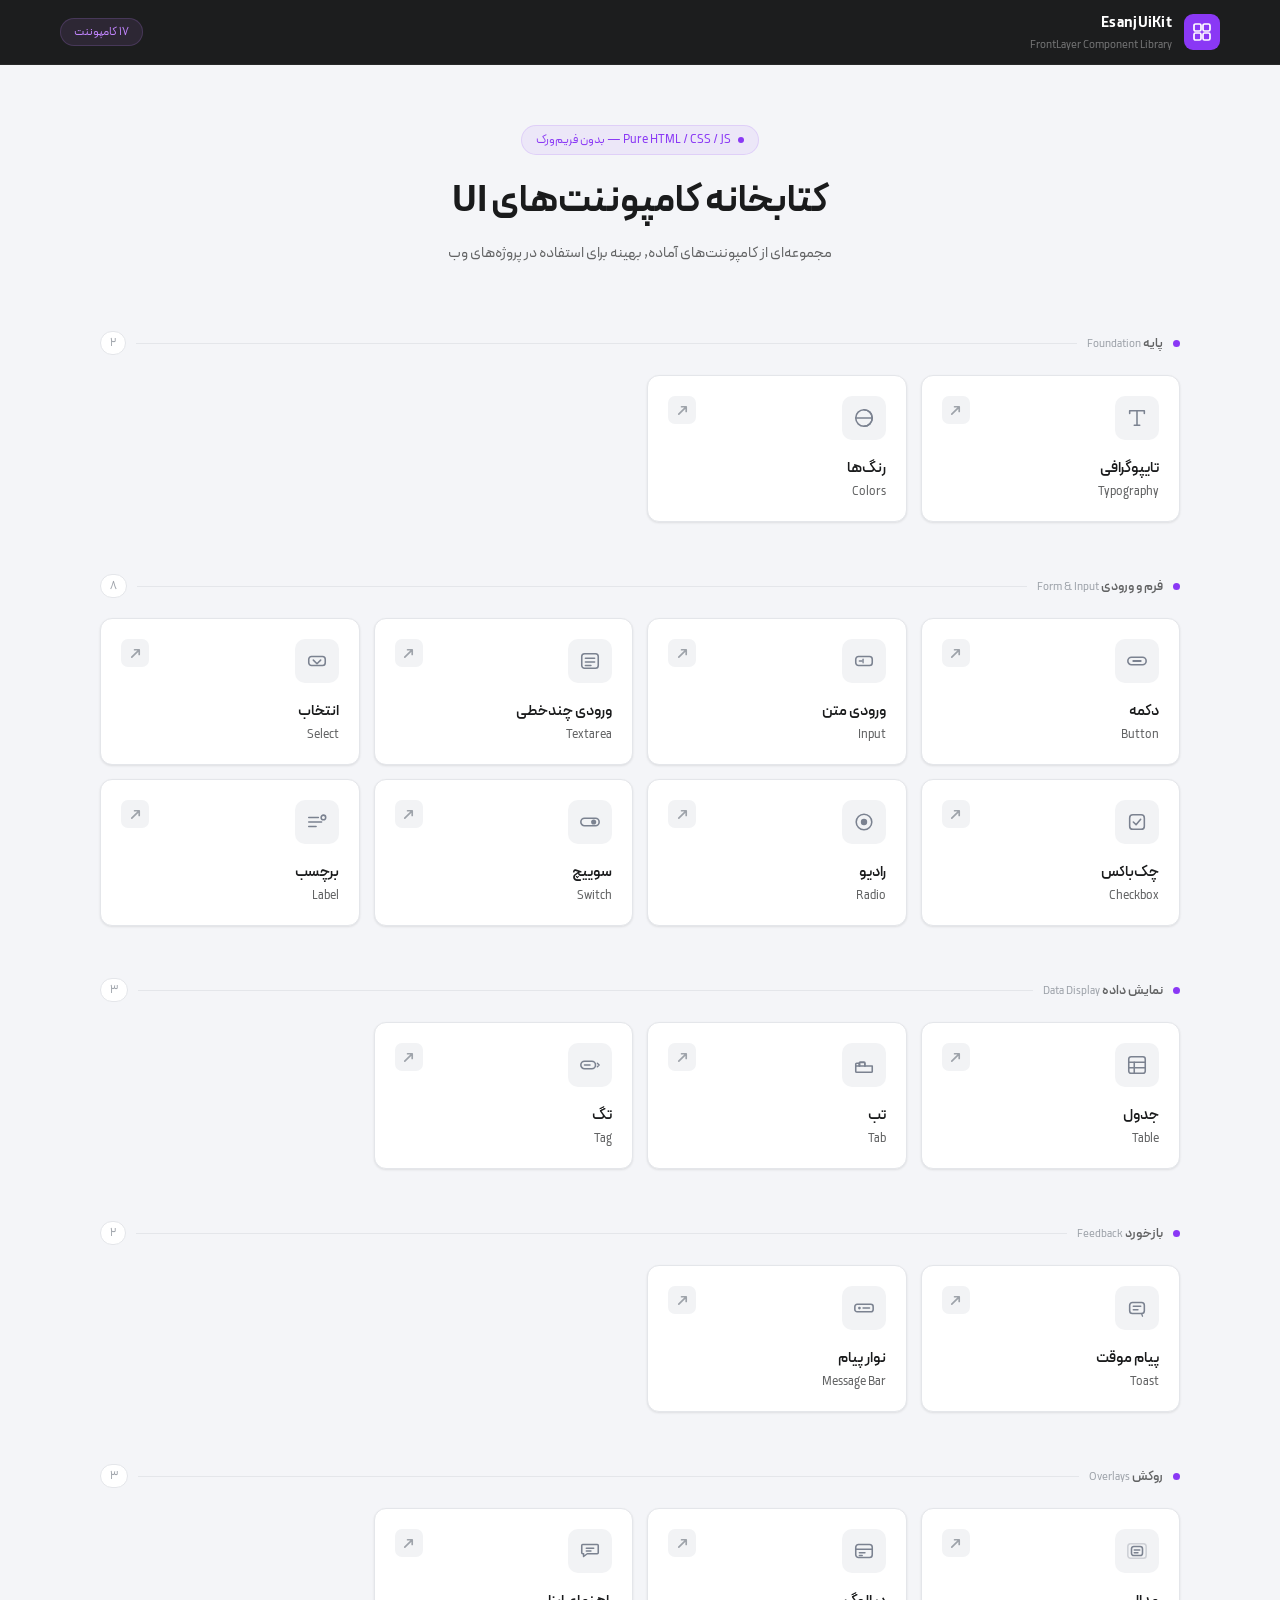
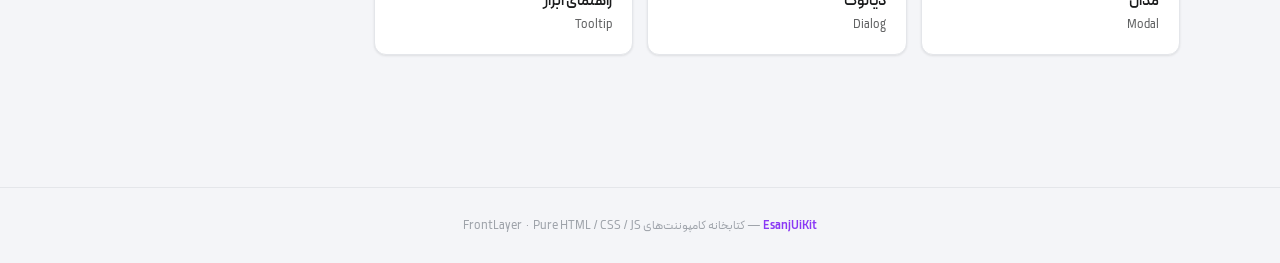
<file: index.html>
<!DOCTYPE html>
<html lang="fa" dir="rtl">
<head>
  <meta charset="UTF-8">
  <meta name="viewport" content="width=device-width, initial-scale=1.0">
  <title>EsanjUiKit — کتابخانه کامپوننت</title>
  <link rel="stylesheet" href="./components/typography/typography.css">
  <style>
    @font-face {
      font-family: 'Peyda(FaNum)';
      src: local('Peyda'), local('Peyda-Regular');
    }

    *, *::before, *::after { box-sizing: border-box; margin: 0; padding: 0; }

    :root {
      --bg:           #f4f5f8;
      --surface:      #ffffff;
      --header-bg:    #1c1d1e;
      --text-1:       #1a1b1c;
      --text-2:       #626364;
      --text-3:       #9ea3aa;
      --border:       #e4e6ea;
      --border-hover: rgba(138,56,245,0.3);
      --accent:       #8a38f5;
      --accent-10:    rgba(138,56,245,0.07);
      --accent-20:    rgba(138,56,245,0.14);
      --shadow-sm:    0 1px 3px rgba(0,0,0,0.06), 0 1px 2px rgba(0,0,0,0.04);
      --shadow-lg:    0 12px 32px rgba(0,0,0,0.10), 0 4px 8px rgba(0,0,0,0.06);
      --radius:       12px;
    }

    body {
      font-family: 'Peyda(FaNum)', Tahoma, sans-serif;
      background: var(--bg);
      color: var(--text-1);
      direction: rtl;
      min-height: 100vh;
    }

    a { text-decoration: none; color: inherit; }

    /* ─── Header ─────────────────────────────── */
    .header {
      background: var(--header-bg);
      padding: 0 40px;
      position: sticky;
      top: 0;
      z-index: 100;
      border-bottom: 1px solid rgba(255,255,255,0.05);
    }
    .header-inner {
      max-width: 1160px;
      margin: 0 auto;
      height: 64px;
      display: flex;
      align-items: center;
      justify-content: space-between;
    }
    .logo {
      display: flex;
      align-items: center;
      gap: 12px;
    }
    .logo-mark {
      width: 36px;
      height: 36px;
      background: var(--accent);
      border-radius: 9px;
      display: flex;
      align-items: center;
      justify-content: center;
      flex-shrink: 0;
    }
    .logo-mark svg { width: 20px; height: 20px; }
    .logo-name {
      font-size: 15px;
      font-weight: 700;
      color: #fff;
      letter-spacing: 0.3px;
    }
    .logo-sub {
      font-size: 11px;
      color: rgba(255,255,255,0.38);
      margin-top: 2px;
    }
    .header-badge {
      font-size: 12px;
      color: #c084fc;
      background: rgba(192,132,252,0.1);
      border: 1px solid rgba(192,132,252,0.18);
      padding: 4px 13px;
      border-radius: 100px;
    }

    /* ─── Main ───────────────────────────────── */
    .main {
      max-width: 1160px;
      margin: 0 auto;
      padding: 60px 40px 80px;
    }

    /* ─── Hero ───────────────────────────────── */
    .hero {
      text-align: center;
      margin-bottom: 64px;
    }
    .hero-pill {
      display: inline-flex;
      align-items: center;
      gap: 7px;
      font-size: 12px;
      color: var(--accent);
      background: var(--accent-10);
      border: 1px solid var(--accent-20);
      padding: 5px 14px;
      border-radius: 100px;
      margin-bottom: 22px;
    }
    .hero-pill-dot {
      width: 6px;
      height: 6px;
      background: var(--accent);
      border-radius: 50%;
      flex-shrink: 0;
    }
    .hero h2 {
      font-size: 38px;
      font-weight: 700;
      color: var(--text-1);
      line-height: 1.25;
      margin-bottom: 14px;
    }
    .hero p {
      font-size: 15px;
      color: var(--text-2);
      max-width: 520px;
      margin: 0 auto;
      line-height: 1.9;
    }

    /* ─── Section ────────────────────────────── */
    .section { margin-bottom: 52px; }
    .section-hd {
      display: flex;
      align-items: center;
      gap: 10px;
      margin-bottom: 20px;
    }
    .section-dot {
      width: 7px;
      height: 7px;
      background: var(--accent);
      border-radius: 50%;
      flex-shrink: 0;
    }
    .section-label {
      font-size: 13px;
      font-weight: 600;
      color: var(--text-2);
      white-space: nowrap;
    }
    .section-label-en {
      font-size: 11px;
      font-weight: 400;
      color: var(--text-3);
      direction: ltr;
    }
    .section-line {
      flex: 1;
      height: 1px;
      background: var(--border);
    }
    .section-count {
      font-size: 12px;
      color: var(--text-3);
      background: var(--surface);
      border: 1px solid var(--border);
      padding: 2px 9px;
      border-radius: 100px;
    }

    /* ─── Grid ───────────────────────────────── */
    .grid {
      display: grid;
      grid-template-columns: repeat(auto-fill, minmax(205px, 1fr));
      gap: 14px;
    }

    /* ─── Card ───────────────────────────────── */
    .card {
      background: var(--surface);
      border: 1px solid var(--border);
      border-radius: var(--radius);
      padding: 20px;
      display: flex;
      flex-direction: column;
      gap: 16px;
      box-shadow: var(--shadow-sm);
      transition: transform 0.2s ease, box-shadow 0.2s ease, border-color 0.2s ease;
    }
    .card:hover {
      transform: translateY(-4px);
      box-shadow: var(--shadow-lg);
      border-color: var(--border-hover);
    }
    .card:hover .card-icon {
      background: var(--accent-10);
    }
    .card:hover .card-icon svg {
      color: var(--accent);
    }
    .card:hover .card-go {
      background: var(--accent-10);
    }
    .card:hover .card-go svg {
      color: var(--accent);
    }

    .card-head {
      display: flex;
      align-items: flex-start;
      justify-content: space-between;
    }
    .card-icon {
      width: 44px;
      height: 44px;
      background: #f2f3f5;
      border-radius: 10px;
      display: flex;
      align-items: center;
      justify-content: center;
      flex-shrink: 0;
      transition: background 0.2s ease;
    }
    .card-icon svg {
      width: 22px;
      height: 22px;
      color: #7b8290;
      transition: color 0.2s ease;
    }
    .card-go {
      width: 28px;
      height: 28px;
      background: #f2f3f5;
      border-radius: 7px;
      display: flex;
      align-items: center;
      justify-content: center;
      flex-shrink: 0;
      transition: background 0.2s ease;
    }
    .card-go svg {
      width: 13px;
      height: 13px;
      color: #9ea3aa;
      transition: color 0.2s ease;
    }

    .card-name {
      font-size: 15px;
      font-weight: 600;
      color: var(--text-1);
      margin-bottom: 3px;
    }
    .card-en {
      font-size: 12px;
      color: var(--text-2);
      display: block;
      text-align: right;
    }

    /* ─── Footer ─────────────────────────────── */
    .footer {
      text-align: center;
      padding: 28px;
      border-top: 1px solid var(--border);
      font-size: 12px;
      color: var(--text-3);
    }
    .footer strong { color: var(--accent); font-weight: 600; }

    /* ─── Responsive ─────────────────────────── */
    @media (max-width: 768px) {
      .header { padding: 0 20px; }
      .main   { padding: 40px 20px 60px; }
      .hero h2 { font-size: 26px; }
      .hero p  { font-size: 14px; }
      .grid { grid-template-columns: repeat(auto-fill, minmax(155px, 1fr)); gap: 10px; }
    }
    @media (max-width: 440px) {
      .grid { grid-template-columns: repeat(2, 1fr); }
      .logo-sub { display: none; }
    }
  </style>
</head>
<body>

  <!-- ─── Header ──────────────────────────────────── -->
  <header class="header">
    <div class="header-inner">
      <div class="logo">
        <div class="logo-mark">
          <svg viewBox="0 0 20 20" fill="none" stroke="white" stroke-width="1.7" stroke-linecap="round" stroke-linejoin="round">
            <rect x="2" y="2" width="7" height="7" rx="1.5"/>
            <rect x="11" y="2" width="7" height="7" rx="1.5"/>
            <rect x="2" y="11" width="7" height="7" rx="1.5"/>
            <rect x="11" y="11" width="7" height="7" rx="1.5"/>
          </svg>
        </div>
        <div>
          <div class="logo-name">EsanjUiKit</div>
          <div class="logo-sub">FrontLayer Component Library</div>
        </div>
      </div>
      <span class="header-badge">۱۷ کامپوننت</span>
    </div>
  </header>

  <!-- ─── Main ────────────────────────────────────── -->
  <main class="main">

    <!-- Hero -->
    <div class="hero">
      <div class="hero-pill">
        <span class="hero-pill-dot"></span>
        Pure HTML / CSS / JS — بدون فریم‌ورک
      </div>
      <h2>کتابخانه کامپوننت‌های UI</h2>
      <p>مجموعه‌ای از کامپوننت‌های آماده, بهینه برای استفاده در پروژه‌های وب</p>
    </div>

    <!-- ─ Foundation ─ -->
    <section class="section">
      <div class="section-hd">
        <span class="section-dot"></span>
        <span class="section-label">پایه <span class="section-label-en">Foundation</span></span>
        <span class="section-line"></span>
        <span class="section-count">2</span>
      </div>
      <div class="grid">

        <a class="card" href="components/typography/index.html">
          <div class="card-head">
            <div class="card-icon">
              <svg viewBox="0 0 24 24" fill="none" stroke="currentColor" stroke-width="1.7" stroke-linecap="round" stroke-linejoin="round">
                <path d="M4 7V4h16v3"/><line x1="12" y1="4" x2="12" y2="20"/><line x1="9" y1="20" x2="15" y2="20"/>
              </svg>
            </div>
            <div class="card-go">
              <svg viewBox="0 0 14 14" fill="none" stroke="currentColor" stroke-width="1.8" stroke-linecap="round" stroke-linejoin="round">
                <path d="M3 11L11 3M11 3H6M11 3V8"/>
              </svg>
            </div>
          </div>
          <div><div class="card-name">تایپوگرافی</div><span class="card-en">Typography</span></div>
        </a>

        <a class="card" href="components/colors/index.html">
          <div class="card-head">
            <div class="card-icon">
              <svg viewBox="0 0 24 24" fill="none" stroke="currentColor" stroke-width="1.7" stroke-linecap="round" stroke-linejoin="round">
                <circle cx="12" cy="12" r="9"/><path d="M12 3a9 9 0 0 1 0 18"/><path d="M3 12h18"/>
              </svg>
            </div>
            <div class="card-go">
              <svg viewBox="0 0 14 14" fill="none" stroke="currentColor" stroke-width="1.8" stroke-linecap="round" stroke-linejoin="round">
                <path d="M3 11L11 3M11 3H6M11 3V8"/>
              </svg>
            </div>
          </div>
          <div><div class="card-name">رنگ‌ها</div><span class="card-en">Colors</span></div>
        </a>

      </div>
    </section>

    <!-- ─ Form & Input ─ -->
    <section class="section">
      <div class="section-hd">
        <span class="section-dot"></span>
        <span class="section-label">فرم و ورودی <span class="section-label-en">Form & Input</span></span>
        <span class="section-line"></span>
        <span class="section-count">8</span>
      </div>
      <div class="grid">

        <a class="card" href="components/button/index.html">
          <div class="card-head">
            <div class="card-icon">
              <svg viewBox="0 0 24 24" fill="none" stroke="currentColor" stroke-width="1.7" stroke-linecap="round" stroke-linejoin="round">
                <rect x="2" y="8" width="20" height="8" rx="4"/>
                <line x1="8" y1="12" x2="16" y2="12" stroke-width="2.2"/>
              </svg>
            </div>
            <div class="card-go"><svg viewBox="0 0 14 14" fill="none" stroke="currentColor" stroke-width="1.8" stroke-linecap="round" stroke-linejoin="round"><path d="M3 11L11 3M11 3H6M11 3V8"/></svg></div>
          </div>
          <div><div class="card-name">دکمه</div><span class="card-en">Button</span></div>
        </a>

        <a class="card" href="components/input/index.html">
          <div class="card-head">
            <div class="card-icon">
              <svg viewBox="0 0 24 24" fill="none" stroke="currentColor" stroke-width="1.7" stroke-linecap="round" stroke-linejoin="round">
                <rect x="3" y="7" width="18" height="10" rx="3"/>
                <line x1="7" y1="12" x2="10" y2="12"/>
                <line x1="11" y1="10" x2="11" y2="14" stroke-width="1.4"/>
              </svg>
            </div>
            <div class="card-go"><svg viewBox="0 0 14 14" fill="none" stroke="currentColor" stroke-width="1.8" stroke-linecap="round" stroke-linejoin="round"><path d="M3 11L11 3M11 3H6M11 3V8"/></svg></div>
          </div>
          <div><div class="card-name">ورودی متن</div><span class="card-en">Input</span></div>
        </a>

        <a class="card" href="components/textarea/index.html">
          <div class="card-head">
            <div class="card-icon">
              <svg viewBox="0 0 24 24" fill="none" stroke="currentColor" stroke-width="1.7" stroke-linecap="round" stroke-linejoin="round">
                <rect x="3" y="4" width="18" height="16" rx="3"/>
                <line x1="7" y1="9" x2="17" y2="9"/>
                <line x1="7" y1="13" x2="17" y2="13"/>
                <line x1="7" y1="17" x2="13" y2="17"/>
              </svg>
            </div>
            <div class="card-go"><svg viewBox="0 0 14 14" fill="none" stroke="currentColor" stroke-width="1.8" stroke-linecap="round" stroke-linejoin="round"><path d="M3 11L11 3M11 3H6M11 3V8"/></svg></div>
          </div>
          <div><div class="card-name">ورودی چندخطی</div><span class="card-en">Textarea</span></div>
        </a>

        <a class="card" href="components/select/index.html">
          <div class="card-head">
            <div class="card-icon">
              <svg viewBox="0 0 24 24" fill="none" stroke="currentColor" stroke-width="1.7" stroke-linecap="round" stroke-linejoin="round">
                <rect x="3" y="7" width="18" height="10" rx="3"/>
                <polyline points="8 11 12 15 16 11"/>
              </svg>
            </div>
            <div class="card-go"><svg viewBox="0 0 14 14" fill="none" stroke="currentColor" stroke-width="1.8" stroke-linecap="round" stroke-linejoin="round"><path d="M3 11L11 3M11 3H6M11 3V8"/></svg></div>
          </div>
          <div><div class="card-name">انتخاب</div><span class="card-en">Select</span></div>
        </a>

        <a class="card" href="components/checkbox/index.html">
          <div class="card-head">
            <div class="card-icon">
              <svg viewBox="0 0 24 24" fill="none" stroke="currentColor" stroke-width="1.7" stroke-linecap="round" stroke-linejoin="round">
                <rect x="4" y="4" width="16" height="16" rx="3.5"/>
                <polyline points="8 12 11 15 16 9"/>
              </svg>
            </div>
            <div class="card-go"><svg viewBox="0 0 14 14" fill="none" stroke="currentColor" stroke-width="1.8" stroke-linecap="round" stroke-linejoin="round"><path d="M3 11L11 3M11 3H6M11 3V8"/></svg></div>
          </div>
          <div><div class="card-name">چک‌باکس</div><span class="card-en">Checkbox</span></div>
        </a>

        <a class="card" href="components/radio/index.html">
          <div class="card-head">
            <div class="card-icon">
              <svg viewBox="0 0 24 24" fill="none" stroke="currentColor" stroke-width="1.7">
                <circle cx="12" cy="12" r="8.5"/>
                <circle cx="12" cy="12" r="3.5" fill="currentColor" stroke="none"/>
              </svg>
            </div>
            <div class="card-go"><svg viewBox="0 0 14 14" fill="none" stroke="currentColor" stroke-width="1.8" stroke-linecap="round" stroke-linejoin="round"><path d="M3 11L11 3M11 3H6M11 3V8"/></svg></div>
          </div>
          <div><div class="card-name">رادیو</div><span class="card-en">Radio</span></div>
        </a>

        <a class="card" href="components/switch/index.html">
          <div class="card-head">
            <div class="card-icon">
              <svg viewBox="0 0 24 24" fill="none" stroke="currentColor" stroke-width="1.7" stroke-linecap="round">
                <rect x="2" y="8" width="20" height="8" rx="4"/>
                <circle cx="16" cy="12" r="2.8" fill="currentColor" stroke="none"/>
              </svg>
            </div>
            <div class="card-go"><svg viewBox="0 0 14 14" fill="none" stroke="currentColor" stroke-width="1.8" stroke-linecap="round" stroke-linejoin="round"><path d="M3 11L11 3M11 3H6M11 3V8"/></svg></div>
          </div>
          <div><div class="card-name">سوییچ</div><span class="card-en">Switch</span></div>
        </a>

        <a class="card" href="components/label/index.html">
          <div class="card-head">
            <div class="card-icon">
              <svg viewBox="0 0 24 24" fill="none" stroke="currentColor" stroke-width="1.7" stroke-linecap="round" stroke-linejoin="round">
                <path d="M3 7h10.5M3 12h14M3 17h8"/>
                <circle cx="19" cy="7" r="2.5"/>
              </svg>
            </div>
            <div class="card-go"><svg viewBox="0 0 14 14" fill="none" stroke="currentColor" stroke-width="1.8" stroke-linecap="round" stroke-linejoin="round"><path d="M3 11L11 3M11 3H6M11 3V8"/></svg></div>
          </div>
          <div><div class="card-name">برچسب</div><span class="card-en">Label</span></div>
        </a>

      </div>
    </section>

    <!-- ─ Data Display ─ -->
    <section class="section">
      <div class="section-hd">
        <span class="section-dot"></span>
        <span class="section-label">نمایش داده <span class="section-label-en">Data Display</span></span>
        <span class="section-line"></span>
        <span class="section-count">3</span>
      </div>
      <div class="grid">

        <a class="card" href="components/table/index.html">
          <div class="card-head">
            <div class="card-icon">
              <svg viewBox="0 0 24 24" fill="none" stroke="currentColor" stroke-width="1.7" stroke-linecap="round" stroke-linejoin="round">
                <rect x="3" y="3" width="18" height="18" rx="2.5"/>
                <line x1="3" y1="9" x2="21" y2="9"/>
                <line x1="3" y1="15" x2="21" y2="15"/>
                <line x1="9" y1="9" x2="9" y2="21"/>
              </svg>
            </div>
            <div class="card-go"><svg viewBox="0 0 14 14" fill="none" stroke="currentColor" stroke-width="1.8" stroke-linecap="round" stroke-linejoin="round"><path d="M3 11L11 3M11 3H6M11 3V8"/></svg></div>
          </div>
          <div><div class="card-name">جدول</div><span class="card-en">Table</span></div>
        </a>

        <a class="card" href="components/tab/index.html">
          <div class="card-head">
            <div class="card-icon">
              <svg viewBox="0 0 24 24" fill="none" stroke="currentColor" stroke-width="1.7" stroke-linecap="round" stroke-linejoin="round">
                <path d="M3 13h18v6a1 1 0 01-1 1H4a1 1 0 01-1-1v-6z"/>
                <path d="M3 13v-2a1 1 0 011-1h3v3"/>
                <path d="M7 13v-3a1 1 0 011-1h4a1 1 0 011 1v3" stroke-width="2"/>
              </svg>
            </div>
            <div class="card-go"><svg viewBox="0 0 14 14" fill="none" stroke="currentColor" stroke-width="1.8" stroke-linecap="round" stroke-linejoin="round"><path d="M3 11L11 3M11 3H6M11 3V8"/></svg></div>
          </div>
          <div><div class="card-name">تب</div><span class="card-en">Tab</span></div>
        </a>

        <a class="card" href="components/tag/index.html">
          <div class="card-head">
            <div class="card-icon">
              <svg viewBox="0 0 24 24" fill="none" stroke="currentColor" stroke-width="1.7" stroke-linecap="round" stroke-linejoin="round">
                <rect x="2" y="8" width="16" height="8" rx="4"/>
                <line x1="6" y1="12" x2="12" y2="12"/>
                <path d="M20 10l2 2-2 2" stroke-width="1.5"/>
              </svg>
            </div>
            <div class="card-go"><svg viewBox="0 0 14 14" fill="none" stroke="currentColor" stroke-width="1.8" stroke-linecap="round" stroke-linejoin="round"><path d="M3 11L11 3M11 3H6M11 3V8"/></svg></div>
          </div>
          <div><div class="card-name">تگ</div><span class="card-en">Tag</span></div>
        </a>

      </div>
    </section>

    <!-- ─ Feedback ─ -->
    <section class="section">
      <div class="section-hd">
        <span class="section-dot"></span>
        <span class="section-label">بازخورد <span class="section-label-en">Feedback</span></span>
        <span class="section-line"></span>
        <span class="section-count">2</span>
      </div>
      <div class="grid">

        <a class="card" href="components/toast/index.html">
          <div class="card-head">
            <div class="card-icon">
              <svg viewBox="0 0 24 24" fill="none" stroke="currentColor" stroke-width="1.7" stroke-linecap="round" stroke-linejoin="round">
                <rect x="4" y="6" width="16" height="12" rx="3"/>
                <line x1="8" y1="10" x2="16" y2="10"/>
                <line x1="8" y1="14" x2="13" y2="14"/>
                <path d="M17 18l1 3" stroke-width="1.4"/>
              </svg>
            </div>
            <div class="card-go"><svg viewBox="0 0 14 14" fill="none" stroke="currentColor" stroke-width="1.8" stroke-linecap="round" stroke-linejoin="round"><path d="M3 11L11 3M11 3H6M11 3V8"/></svg></div>
          </div>
          <div><div class="card-name">پیام موقت</div><span class="card-en">Toast</span></div>
        </a>

        <a class="card" href="components/message-bar/index.html">
          <div class="card-head">
            <div class="card-icon">
              <svg viewBox="0 0 24 24" fill="none" stroke="currentColor" stroke-width="1.7" stroke-linecap="round" stroke-linejoin="round">
                <rect x="2" y="8" width="20" height="8" rx="2.5"/>
                <circle cx="7" cy="12" r="1.5" fill="currentColor" stroke="none"/>
                <line x1="11" y1="12" x2="18" y2="12"/>
              </svg>
            </div>
            <div class="card-go"><svg viewBox="0 0 14 14" fill="none" stroke="currentColor" stroke-width="1.8" stroke-linecap="round" stroke-linejoin="round"><path d="M3 11L11 3M11 3H6M11 3V8"/></svg></div>
          </div>
          <div><div class="card-name">نوار پیام</div><span class="card-en">Message Bar</span></div>
        </a>

      </div>
    </section>

    <!-- ─ Overlays ─ -->
    <section class="section">
      <div class="section-hd">
        <span class="section-dot"></span>
        <span class="section-label">روکش <span class="section-label-en">Overlays</span></span>
        <span class="section-line"></span>
        <span class="section-count">3</span>
      </div>
      <div class="grid">

        <a class="card" href="components/modal/index.html">
          <div class="card-head">
            <div class="card-icon">
              <svg viewBox="0 0 24 24" fill="none" stroke="currentColor" stroke-width="1.7" stroke-linecap="round" stroke-linejoin="round">
                <rect x="2" y="4" width="20" height="16" rx="3" stroke-opacity="0.3"/>
                <rect x="6" y="7" width="12" height="10" rx="2.5"/>
                <line x1="9" y1="11" x2="15" y2="11"/>
                <line x1="9" y1="14" x2="13" y2="14"/>
              </svg>
            </div>
            <div class="card-go"><svg viewBox="0 0 14 14" fill="none" stroke="currentColor" stroke-width="1.8" stroke-linecap="round" stroke-linejoin="round"><path d="M3 11L11 3M11 3H6M11 3V8"/></svg></div>
          </div>
          <div><div class="card-name">مدال</div><span class="card-en">Modal</span></div>
        </a>

        <a class="card" href="components/dialog/index.html">
          <div class="card-head">
            <div class="card-icon">
              <svg viewBox="0 0 24 24" fill="none" stroke="currentColor" stroke-width="1.7" stroke-linecap="round" stroke-linejoin="round">
                <rect x="3" y="5" width="18" height="14" rx="3"/>
                <line x1="3" y1="10" x2="21" y2="10"/>
                <line x1="7" y1="14" x2="13" y2="14"/>
                <line x1="7" y1="17" x2="10" y2="17"/>
              </svg>
            </div>
            <div class="card-go"><svg viewBox="0 0 14 14" fill="none" stroke="currentColor" stroke-width="1.8" stroke-linecap="round" stroke-linejoin="round"><path d="M3 11L11 3M11 3H6M11 3V8"/></svg></div>
          </div>
          <div><div class="card-name">دیالوگ</div><span class="card-en">Dialog</span></div>
        </a>

        <a class="card" href="components/tooltip/index.html">
          <div class="card-head">
            <div class="card-icon">
              <svg viewBox="0 0 24 24" fill="none" stroke="currentColor" stroke-width="1.7" stroke-linecap="round" stroke-linejoin="round">
                <path d="M4 5h16a1 1 0 011 1v8a1 1 0 01-1 1H9l-4 3v-3H4a1 1 0 01-1-1V6a1 1 0 011-1z"/>
                <line x1="8" y1="9" x2="16" y2="9"/>
                <line x1="8" y1="12" x2="13" y2="12"/>
              </svg>
            </div>
            <div class="card-go"><svg viewBox="0 0 14 14" fill="none" stroke="currentColor" stroke-width="1.8" stroke-linecap="round" stroke-linejoin="round"><path d="M3 11L11 3M11 3H6M11 3V8"/></svg></div>
          </div>
          <div><div class="card-name">راهنمای ابزار</div><span class="card-en">Tooltip</span></div>
        </a>

      </div>
    </section>

  </main>

  <!-- ─── Footer ──────────────────────────────────── -->
  <footer class="footer">
    <strong>EsanjUiKit</strong> — کتابخانه کامپوننت‌های FrontLayer &nbsp;·&nbsp; Pure HTML / CSS / JS
  </footer>

</body>
</html>
</file>
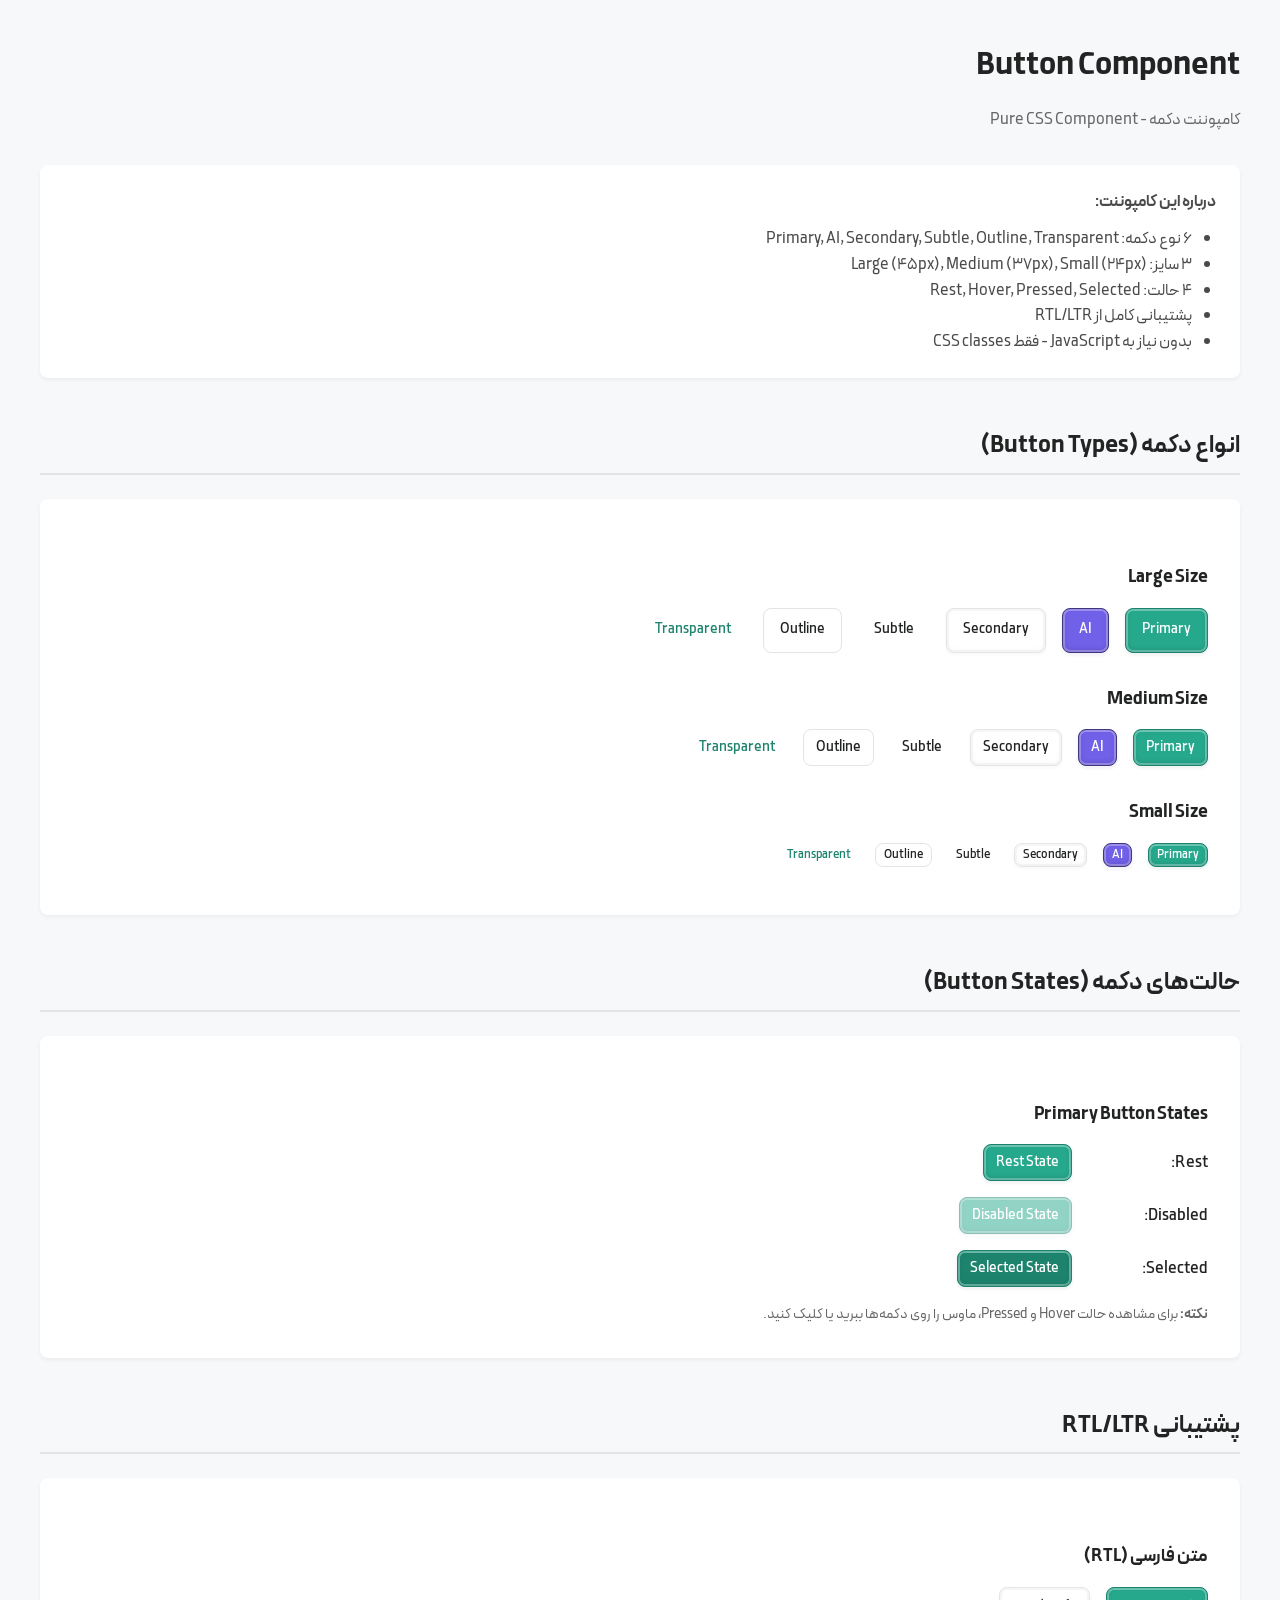
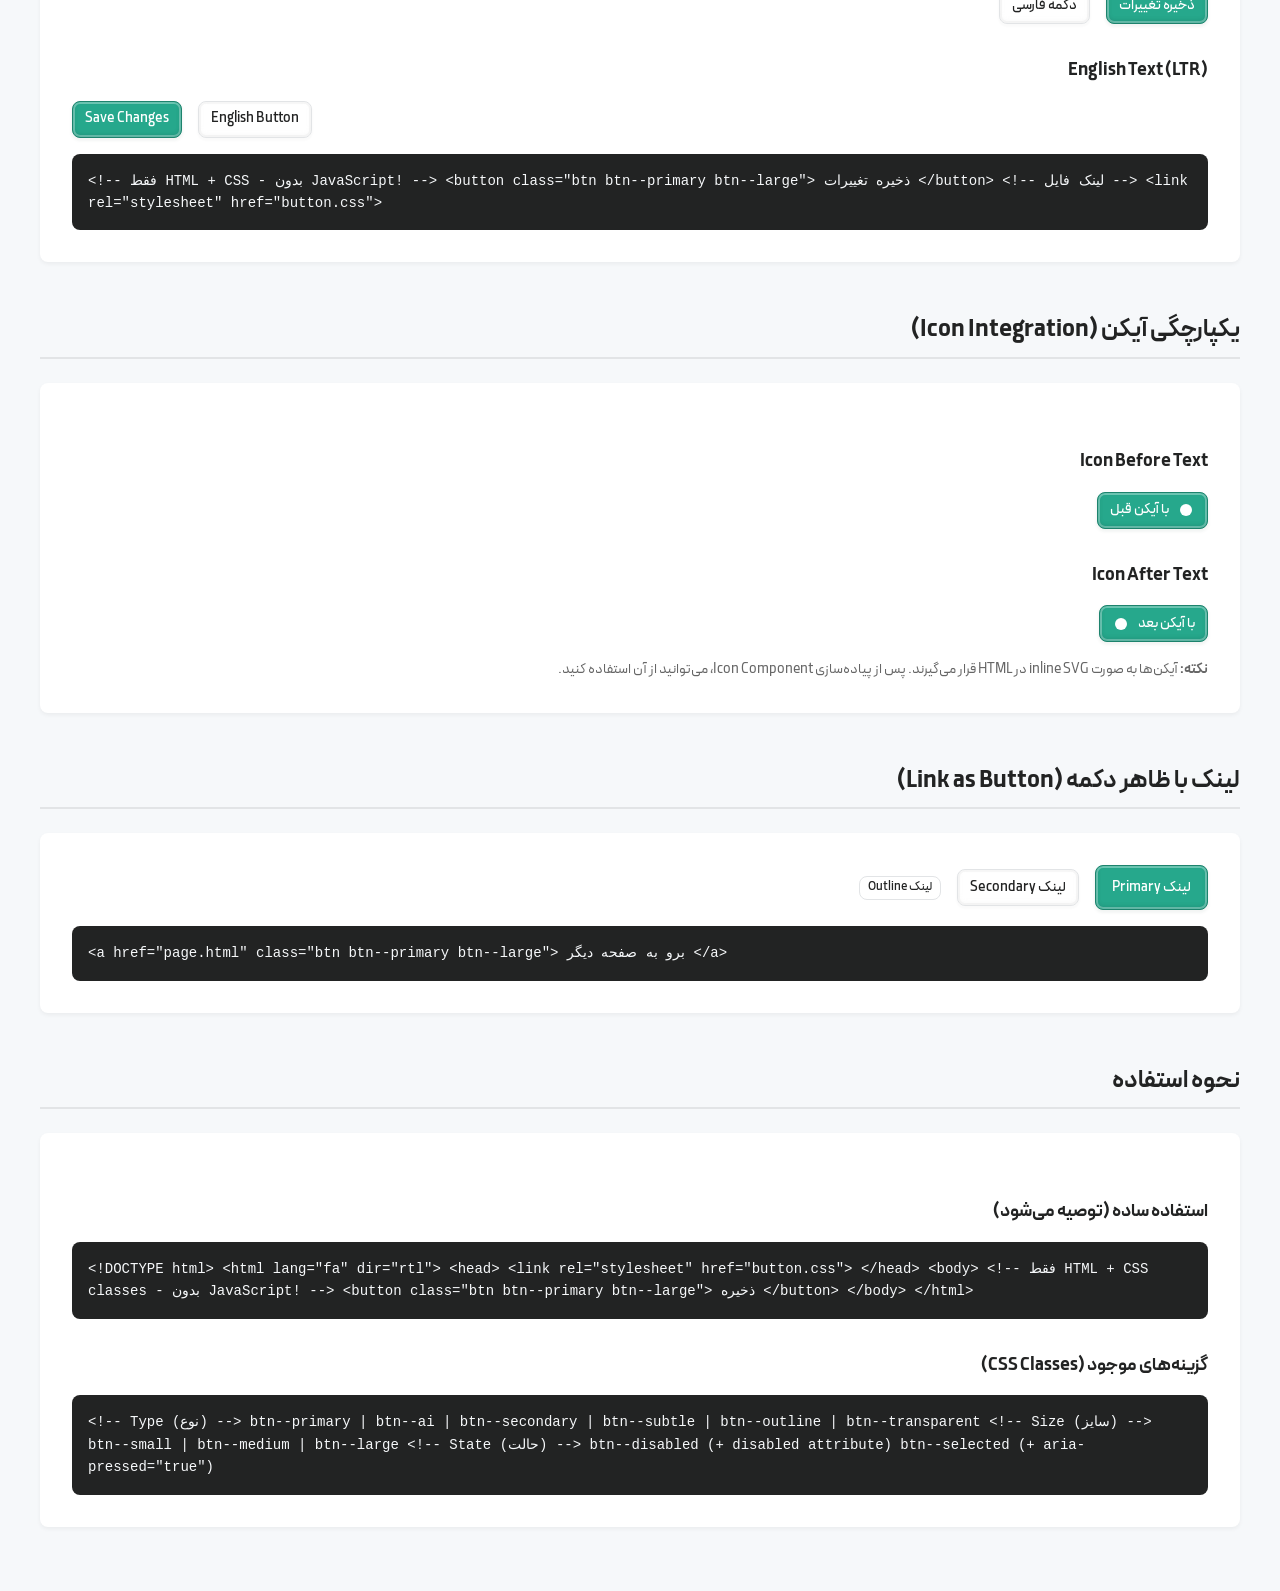
<file: components/button/index.html>
<!DOCTYPE html>
<html lang="fa" dir="rtl">
<head>
  <meta charset="UTF-8">
  <meta name="viewport" content="width=device-width, initial-scale=1.0">
  <title>Button Component - دمو کامپوننت دکمه</title>
  <link rel="stylesheet" href="../colors/colors.css">
  <link rel="stylesheet" href="../typography/typography.css">
  <link rel="stylesheet" href="button.css">
  <style>
    * {
      margin: 0;
      padding: 0;
      box-sizing: border-box;
    }

    body {
      font-family: 'Peyda(FaNum)', sans-serif;
      background: #f6f8fa;
      padding: 40px 20px;
      line-height: 1.6;
    }

    .container {
      max-width: 1200px;
      margin: 0 auto;
    }

    h1 {
      font-size: 32px;
      margin-bottom: 16px;
      color: #222323;
    }

    h2 {
      font-size: 24px;
      margin-top: 48px;
      margin-bottom: 24px;
      color: #222323;
      border-bottom: 2px solid #e2e4e6;
      padding-bottom: 8px;
    }

    h3 {
      font-size: 18px;
      margin-top: 32px;
      margin-bottom: 16px;
      color: #222323;
    }

    .intro {
      background: white;
      padding: 24px;
      border-radius: 8px;
      margin-bottom: 32px;
      box-shadow: 0 2px 4px rgba(0,0,0,0.05);
    }

    .intro p {
      margin-bottom: 12px;
      color: #4a4a4a;
    }

    .intro ul {
      margin-right: 24px;
      color: #4a4a4a;
    }

    .section {
      background: white;
      padding: 32px;
      border-radius: 8px;
      margin-bottom: 24px;
      box-shadow: 0 2px 4px rgba(0,0,0,0.05);
    }

    .demo-row {
      display: flex;
      gap: 16px;
      flex-wrap: wrap;
      align-items: center;
      margin-bottom: 16px;
    }

    .demo-row label {
      font-weight: 500;
      min-width: 120px;
      color: #222323;
    }

    .code-block {
      background: #222323;
      color: #f6f8fa;
      padding: 16px;
      border-radius: 8px;
      font-family: 'Courier New', monospace;
      font-size: 14px;
      overflow-x: auto;
      margin-top: 16px;
      direction: ltr;
      text-align: left;
    }

    .rtl-demo {
      direction: rtl;
      text-align: right;
    }

    .ltr-demo {
      direction: ltr;
      text-align: left;
    }
  </style>
</head>
<body>
  <div class="container">
    <h1>Button Component</h1>
    <p style="margin-bottom: 32px; color: #666;">کامپوننت دکمه - Pure CSS Component</p>

    <div class="intro">
      <p><strong>درباره این کامپوننت:</strong></p>
      <ul>
        <li>6 نوع دکمه: Primary, AI, Secondary, Subtle, Outline, Transparent</li>
        <li>3 سایز: Large (45px), Medium (37px), Small (24px)</li>
        <li>4 حالت: Rest, Hover, Pressed, Selected</li>
        <li>پشتیبانی کامل از RTL/LTR</li>
        <li>بدون نیاز به JavaScript - فقط CSS classes</li>
      </ul>
    </div>

    <!-- Button Types -->
    <h2>انواع دکمه (Button Types)</h2>
    <div class="section">
      <h3>Large Size</h3>
      <div class="demo-row">
        <button class="btn btn--primary btn--large">Primary</button>
        <button class="btn btn--ai btn--large">AI</button>
        <button class="btn btn--secondary btn--large">Secondary</button>
        <button class="btn btn--subtle btn--large">Subtle</button>
        <button class="btn btn--outline btn--large">Outline</button>
        <button class="btn btn--transparent btn--large">Transparent</button>
      </div>

      <h3>Medium Size</h3>
      <div class="demo-row">
        <button class="btn btn--primary btn--medium">Primary</button>
        <button class="btn btn--ai btn--medium">AI</button>
        <button class="btn btn--secondary btn--medium">Secondary</button>
        <button class="btn btn--subtle btn--medium">Subtle</button>
        <button class="btn btn--outline btn--medium">Outline</button>
        <button class="btn btn--transparent btn--medium">Transparent</button>
      </div>

      <h3>Small Size</h3>
      <div class="demo-row">
        <button class="btn btn--primary btn--small">Primary</button>
        <button class="btn btn--ai btn--small">AI</button>
        <button class="btn btn--secondary btn--small">Secondary</button>
        <button class="btn btn--subtle btn--small">Subtle</button>
        <button class="btn btn--outline btn--small">Outline</button>
        <button class="btn btn--transparent btn--small">Transparent</button>
      </div>
    </div>

    <!-- Button States -->
    <h2>حالت‌های دکمه (Button States)</h2>
    <div class="section">
      <h3>Primary Button States</h3>
      <div class="demo-row">
        <label>Rest:</label>
        <button class="btn btn--primary btn--medium">Rest State</button>
      </div>
      <div class="demo-row">
        <label>Disabled:</label>
        <button class="btn btn--primary btn--medium btn--disabled" disabled>Disabled State</button>
      </div>
      <div class="demo-row">
        <label>Selected:</label>
        <button class="btn btn--primary btn--medium btn--selected" aria-pressed="true">Selected State</button>
      </div>
      <p style="margin-top: 16px; color: #666; font-size: 14px;">
        <strong>نکته:</strong> برای مشاهده حالت Hover و Pressed، ماوس را روی دکمه‌ها ببرید یا کلیک کنید.
      </p>
    </div>

    <!-- RTL/LTR Support -->
    <h2>پشتیبانی RTL/LTR</h2>
    <div class="section">
      <h3>متن فارسی (RTL)</h3>
      <div class="demo-row rtl-demo">
        <button class="btn btn--primary btn--medium">ذخیره تغییرات</button>
        <button class="btn btn--secondary btn--medium">دکمه فارسی</button>
      </div>

      <h3>English Text (LTR)</h3>
      <div class="demo-row ltr-demo">
        <button class="btn btn--primary btn--medium">Save Changes</button>
        <button class="btn btn--secondary btn--medium">English Button</button>
      </div>

      <div class="code-block">
&lt;!-- فقط HTML + CSS - بدون JavaScript! --&gt;
&lt;button class="btn btn--primary btn--large"&gt;
  ذخیره تغییرات
&lt;/button&gt;

&lt;!-- لینک فایل --&gt;
&lt;link rel="stylesheet" href="button.css"&gt;
      </div>
    </div>

    <!-- Icon Integration -->
    <h2>یکپارچگی آیکن (Icon Integration)</h2>
    <div class="section">
      <h3>Icon Before Text</h3>
      <div class="demo-row">
        <button class="btn btn--primary btn--medium">
          <span class="btn__inner">
            <span class="btn__icon"><svg viewBox="0 0 24 24" fill="currentColor"><circle cx="12" cy="12" r="8"/></svg></span>
            <span class="btn__text">با آیکن قبل</span>
          </span>
        </button>
      </div>

      <h3>Icon After Text</h3>
      <div class="demo-row">
        <button class="btn btn--primary btn--medium">
          <span class="btn__inner">
            <span class="btn__text">با آیکن بعد</span>
            <span class="btn__icon"><svg viewBox="0 0 24 24" fill="currentColor"><circle cx="12" cy="12" r="8"/></svg></span>
          </span>
        </button>
      </div>

      <p style="margin-top: 16px; color: #666; font-size: 14px;">
        <strong>نکته:</strong> آیکن‌ها به صورت inline SVG در HTML قرار می‌گیرند. پس از پیاده‌سازی Icon Component، می‌توانید از آن استفاده کنید.
      </p>
    </div>

    <!-- Link as Button -->
    <h2>لینک با ظاهر دکمه (Link as Button)</h2>
    <div class="section">
      <div class="demo-row">
        <a href="#" class="btn btn--primary btn--large">لینک Primary</a>
        <a href="#" class="btn btn--secondary btn--medium">لینک Secondary</a>
        <a href="#" class="btn btn--outline btn--small">لینک Outline</a>
      </div>

      <div class="code-block">
&lt;a href="page.html" class="btn btn--primary btn--large"&gt;
  برو به صفحه دیگر
&lt;/a&gt;
      </div>
    </div>

    <!-- Usage Example -->
    <h2>نحوه استفاده</h2>
    <div class="section">
      <h3>استفاده ساده (توصیه می‌شود)</h3>
      <div class="code-block">
&lt;!DOCTYPE html&gt;
&lt;html lang="fa" dir="rtl"&gt;
&lt;head&gt;
  &lt;link rel="stylesheet" href="button.css"&gt;
&lt;/head&gt;
&lt;body&gt;
  &lt;!-- فقط HTML + CSS classes - بدون JavaScript! --&gt;
  &lt;button class="btn btn--primary btn--large"&gt;
    ذخیره
  &lt;/button&gt;
&lt;/body&gt;
&lt;/html&gt;
      </div>

      <h3>گزینه‌های موجود (CSS Classes)</h3>
      <div class="code-block">
&lt;!-- Type (نوع) --&gt;
btn--primary | btn--ai | btn--secondary | btn--subtle | btn--outline | btn--transparent

&lt;!-- Size (سایز) --&gt;
btn--small | btn--medium | btn--large

&lt;!-- State (حالت) --&gt;
btn--disabled  (+ disabled attribute)
btn--selected  (+ aria-pressed="true")
      </div>
    </div>
  </div>
</body>
</html>
</file>
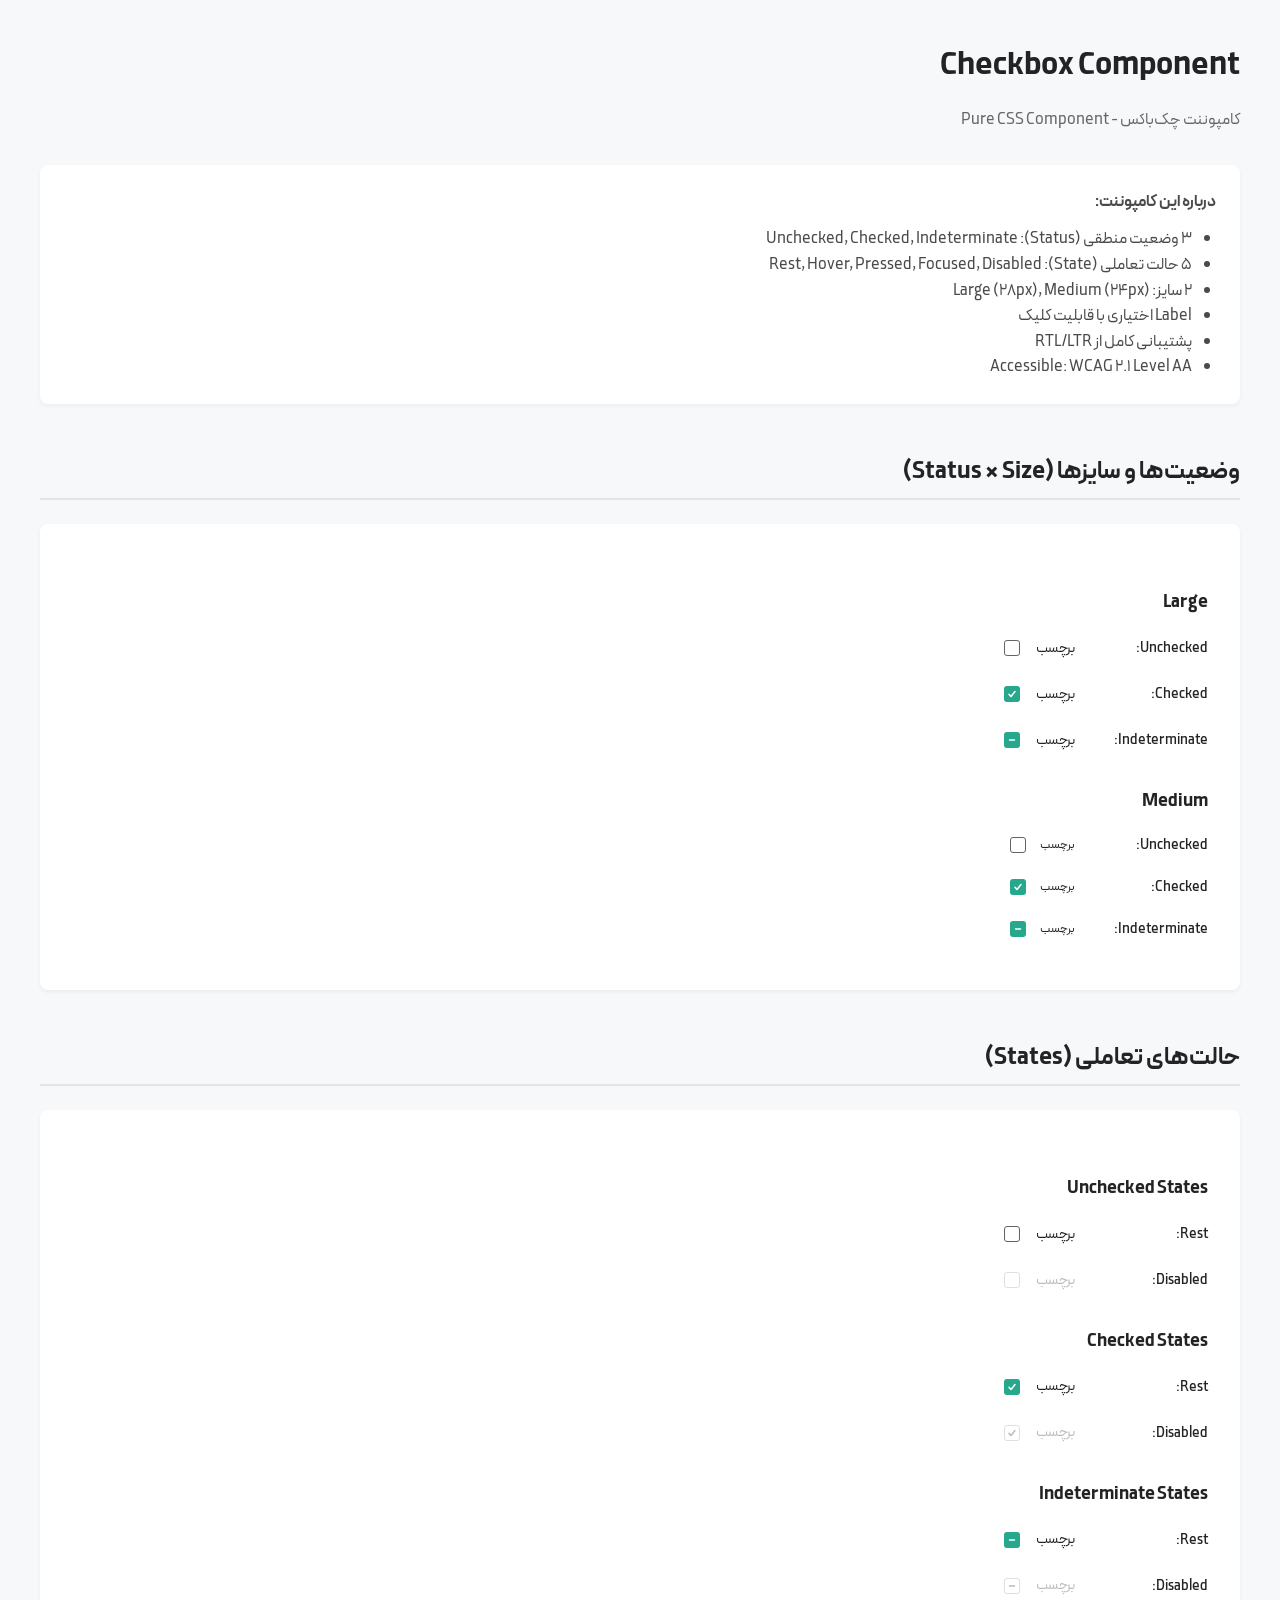
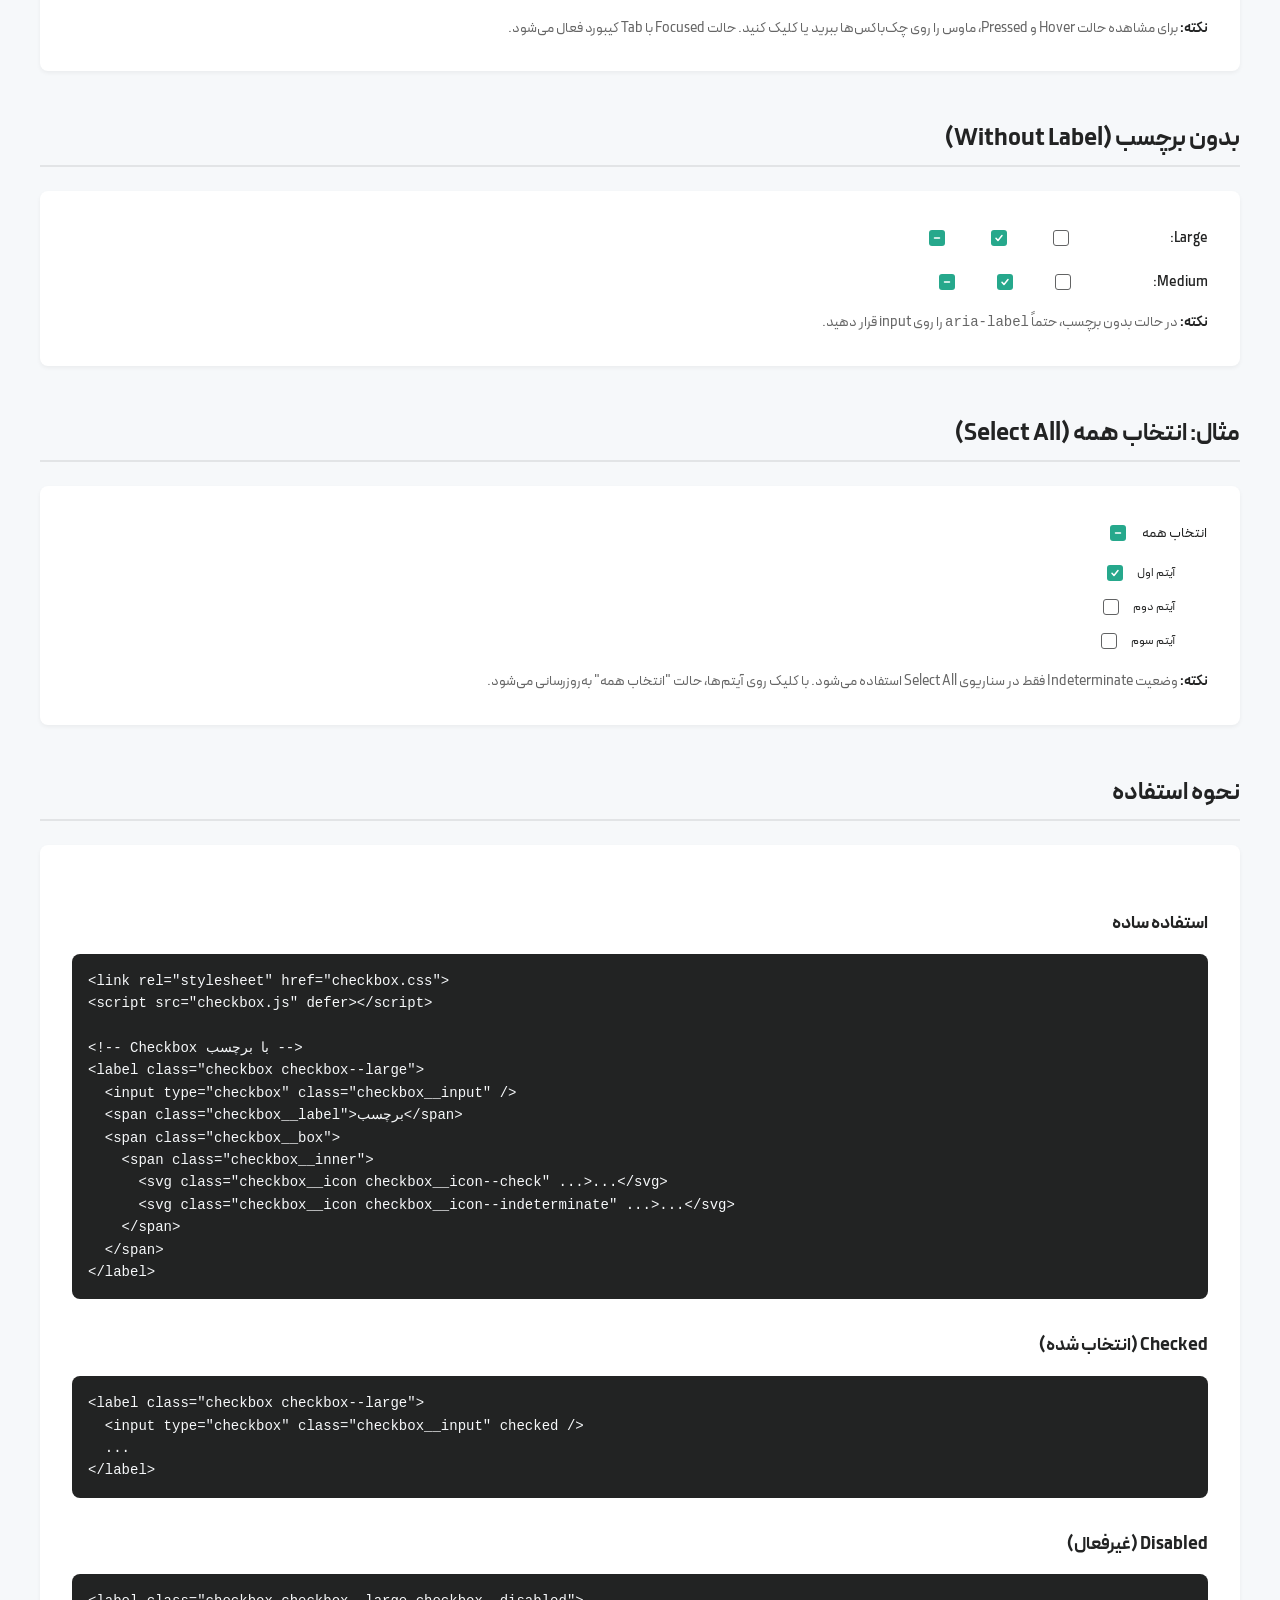
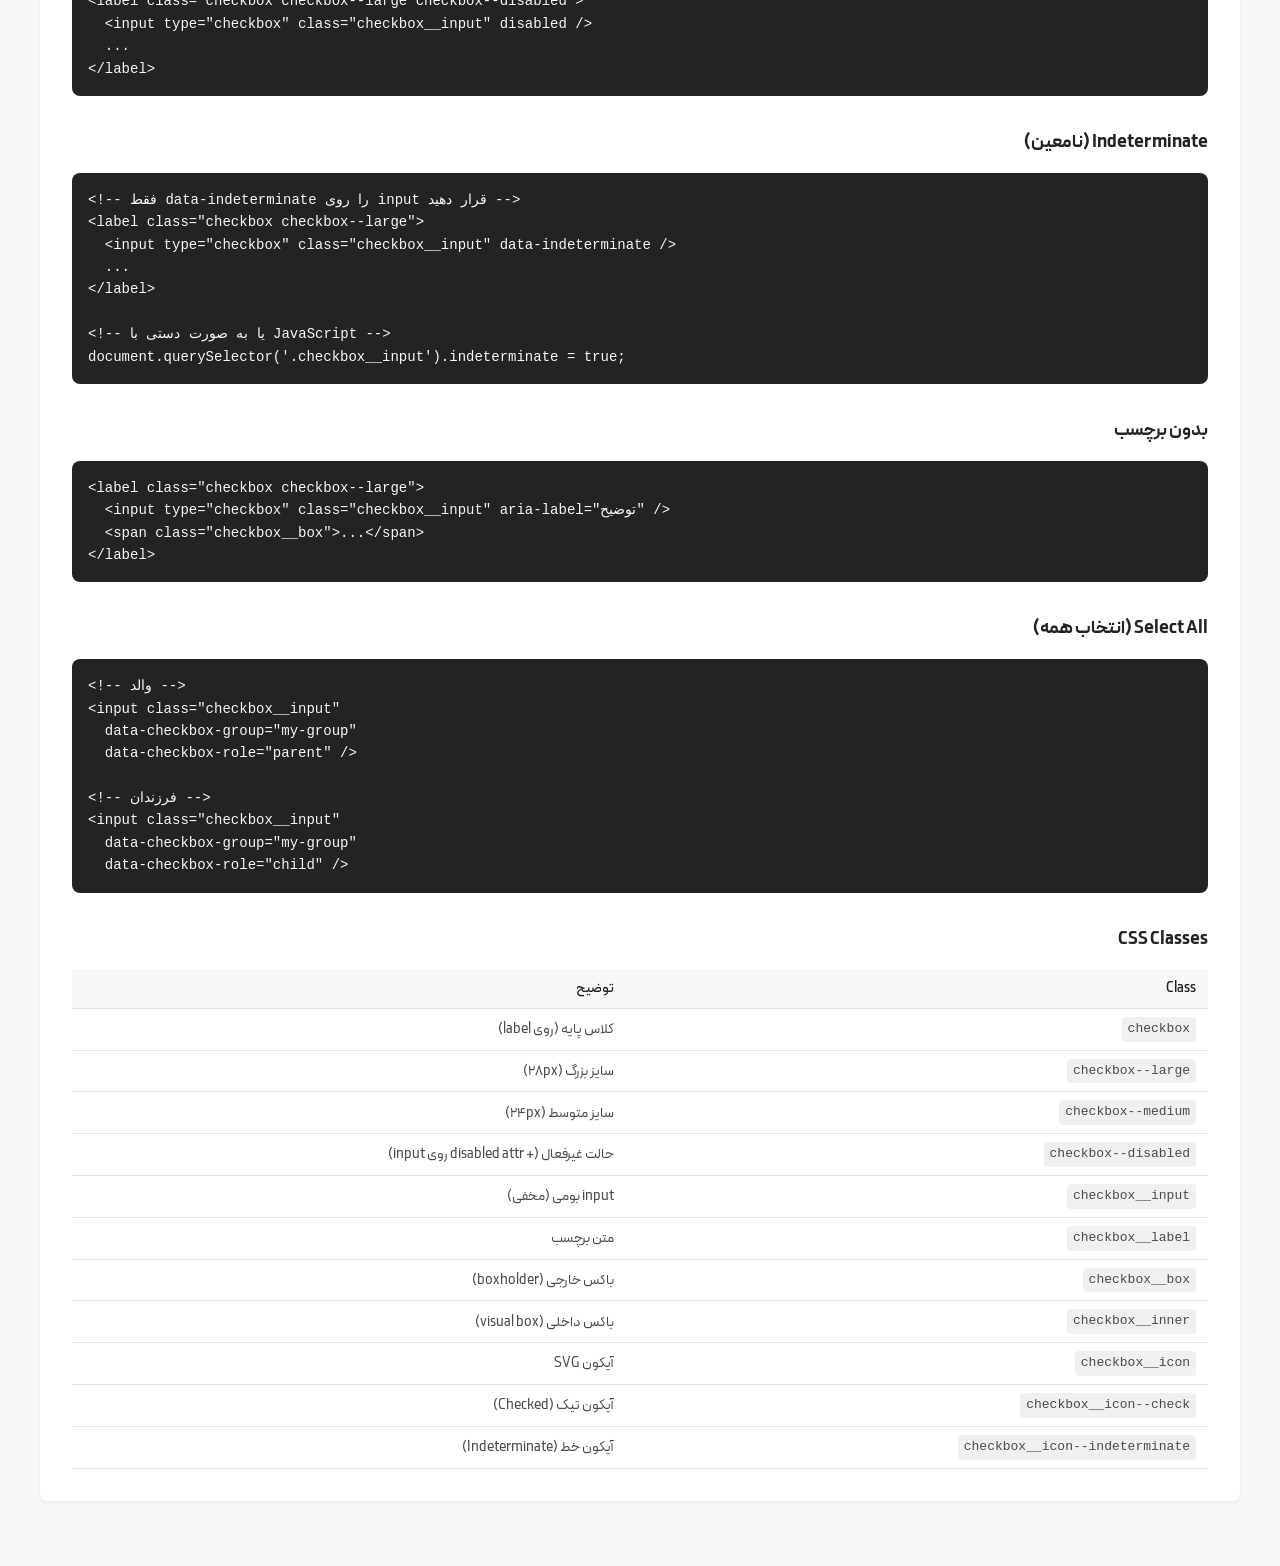
<file: components/checkbox/index.html>
<!DOCTYPE html>
<html lang="fa" dir="rtl">
<head>
  <meta charset="UTF-8">
  <meta name="viewport" content="width=device-width, initial-scale=1.0">
  <title>Checkbox Component - دمو کامپوننت چک‌باکس</title>
  <link rel="stylesheet" href="../colors/colors.css">
  <link rel="stylesheet" href="../typography/typography.css">
  <link rel="stylesheet" href="checkbox.css">
  <script src="checkbox.js" defer></script>
  <style>
    * {
      margin: 0;
      padding: 0;
      box-sizing: border-box;
    }

    body {
      font-family: 'Peyda(FaNum)', sans-serif;
      background: #f6f8fa;
      padding: 40px 20px;
      line-height: 1.6;
    }

    .container {
      max-width: 1200px;
      margin: 0 auto;
    }

    h1 {
      font-size: 32px;
      margin-bottom: 16px;
      color: #222323;
    }

    h2 {
      font-size: 24px;
      margin-top: 48px;
      margin-bottom: 24px;
      color: #222323;
      border-bottom: 2px solid #e2e4e6;
      padding-bottom: 8px;
    }

    h3 {
      font-size: 18px;
      margin-top: 32px;
      margin-bottom: 16px;
      color: #222323;
    }

    .intro {
      background: white;
      padding: 24px;
      border-radius: 8px;
      margin-bottom: 32px;
      box-shadow: 0 2px 4px rgba(0,0,0,0.05);
    }

    .intro p {
      margin-bottom: 12px;
      color: #4a4a4a;
    }

    .intro ul {
      margin-right: 24px;
      color: #4a4a4a;
    }

    .section {
      background: white;
      padding: 32px;
      border-radius: 8px;
      margin-bottom: 24px;
      box-shadow: 0 2px 4px rgba(0,0,0,0.05);
    }

    .demo-row {
      display: flex;
      gap: 32px;
      flex-wrap: wrap;
      align-items: center;
      margin-bottom: 16px;
    }

    .demo-row > span {
      font-weight: 500;
      min-width: 100px;
      color: #222323;
      font-size: 14px;
    }

    .demo-grid {
      display: grid;
      grid-template-columns: auto repeat(5, 1fr);
      gap: 16px 24px;
      align-items: center;
      margin-bottom: 24px;
    }

    .demo-grid .grid-header {
      font-weight: 500;
      font-size: 12px;
      color: #666;
      text-align: center;
    }

    .demo-grid .grid-label {
      font-weight: 500;
      font-size: 14px;
      color: #222323;
    }

    .demo-grid .grid-cell {
      display: flex;
      justify-content: center;
    }

    .code-block {
      background: #222323;
      color: #f6f8fa;
      padding: 16px;
      border-radius: 8px;
      font-family: 'Courier New', monospace;
      font-size: 14px;
      overflow-x: auto;
      margin-top: 16px;
      direction: ltr;
      text-align: left;
      white-space: pre;
      line-height: 1.6;
    }

    .note {
      margin-top: 16px;
      color: #666;
      font-size: 14px;
    }

    .note strong {
      color: #222323;
    }

    table {
      width: 100%;
      border-collapse: collapse;
      margin-top: 16px;
    }

    th, td {
      padding: 8px 12px;
      text-align: right;
      border-bottom: 1px solid #e2e4e6;
      font-size: 14px;
    }

    th {
      background: #f6f8fa;
      font-weight: 500;
      color: #222323;
    }

    td {
      color: #4a4a4a;
    }

    td code {
      background: #f0f0f0;
      padding: 2px 6px;
      border-radius: 4px;
      font-family: 'Courier New', monospace;
      font-size: 13px;
      direction: ltr;
      display: inline-block;
    }
  </style>
</head>
<body>
  <div class="container">
    <h1>Checkbox Component</h1>
    <p style="margin-bottom: 32px; color: #666;">کامپوننت چک‌باکس - Pure CSS Component</p>

    <div class="intro">
      <p><strong>درباره این کامپوننت:</strong></p>
      <ul>
        <li>3 وضعیت منطقی (Status): Unchecked, Checked, Indeterminate</li>
        <li>5 حالت تعاملی (State): Rest, Hover, Pressed, Focused, Disabled</li>
        <li>2 سایز: Large (28px), Medium (24px)</li>
        <li>Label اختیاری با قابلیت کلیک</li>
        <li>پشتیبانی کامل از RTL/LTR</li>
        <li>Accessible: WCAG 2.1 Level AA</li>
      </ul>
    </div>

    <!-- ===== Status × Size ===== -->
    <h2>وضعیت‌ها و سایزها (Status &times; Size)</h2>
    <div class="section">
      <h3>Large</h3>
      <div class="demo-row">
        <span>Unchecked:</span>
        <label class="checkbox checkbox--large">
          <input type="checkbox" class="checkbox__input" />
          <span class="checkbox__label">برچسب</span>
          <span class="checkbox__box">
            <span class="checkbox__inner">
              <svg class="checkbox__icon checkbox__icon--check" viewBox="0 0 10 10" fill="none"><path d="M2 5.2L4 7.5L8 2.5" stroke="currentColor" stroke-width="1.5" stroke-linecap="round" stroke-linejoin="round"/></svg>
              <svg class="checkbox__icon checkbox__icon--indeterminate" viewBox="0 0 10 10" fill="none"><path d="M2.5 5H7.5" stroke="currentColor" stroke-width="1.5" stroke-linecap="round"/></svg>
            </span>
          </span>
        </label>
      </div>
      <div class="demo-row">
        <span>Checked:</span>
        <label class="checkbox checkbox--large">
          <input type="checkbox" class="checkbox__input" checked />
          <span class="checkbox__label">برچسب</span>
          <span class="checkbox__box">
            <span class="checkbox__inner">
              <svg class="checkbox__icon checkbox__icon--check" viewBox="0 0 10 10" fill="none"><path d="M2 5.2L4 7.5L8 2.5" stroke="currentColor" stroke-width="1.5" stroke-linecap="round" stroke-linejoin="round"/></svg>
              <svg class="checkbox__icon checkbox__icon--indeterminate" viewBox="0 0 10 10" fill="none"><path d="M2.5 5H7.5" stroke="currentColor" stroke-width="1.5" stroke-linecap="round"/></svg>
            </span>
          </span>
        </label>
      </div>
      <div class="demo-row">
        <span>Indeterminate:</span>
        <label class="checkbox checkbox--large">
          <input type="checkbox" class="checkbox__input" data-indeterminate />
          <span class="checkbox__label">برچسب</span>
          <span class="checkbox__box">
            <span class="checkbox__inner">
              <svg class="checkbox__icon checkbox__icon--check" viewBox="0 0 10 10" fill="none"><path d="M2 5.2L4 7.5L8 2.5" stroke="currentColor" stroke-width="1.5" stroke-linecap="round" stroke-linejoin="round"/></svg>
              <svg class="checkbox__icon checkbox__icon--indeterminate" viewBox="0 0 10 10" fill="none"><path d="M2.5 5H7.5" stroke="currentColor" stroke-width="1.5" stroke-linecap="round"/></svg>
            </span>
          </span>
        </label>
      </div>

      <h3>Medium</h3>
      <div class="demo-row">
        <span>Unchecked:</span>
        <label class="checkbox checkbox--medium">
          <input type="checkbox" class="checkbox__input" />
          <span class="checkbox__label">برچسب</span>
          <span class="checkbox__box">
            <span class="checkbox__inner">
              <svg class="checkbox__icon checkbox__icon--check" viewBox="0 0 10 10" fill="none"><path d="M2 5.2L4 7.5L8 2.5" stroke="currentColor" stroke-width="1.5" stroke-linecap="round" stroke-linejoin="round"/></svg>
              <svg class="checkbox__icon checkbox__icon--indeterminate" viewBox="0 0 10 10" fill="none"><path d="M2.5 5H7.5" stroke="currentColor" stroke-width="1.5" stroke-linecap="round"/></svg>
            </span>
          </span>
        </label>
      </div>
      <div class="demo-row">
        <span>Checked:</span>
        <label class="checkbox checkbox--medium">
          <input type="checkbox" class="checkbox__input" checked />
          <span class="checkbox__label">برچسب</span>
          <span class="checkbox__box">
            <span class="checkbox__inner">
              <svg class="checkbox__icon checkbox__icon--check" viewBox="0 0 10 10" fill="none"><path d="M2 5.2L4 7.5L8 2.5" stroke="currentColor" stroke-width="1.5" stroke-linecap="round" stroke-linejoin="round"/></svg>
              <svg class="checkbox__icon checkbox__icon--indeterminate" viewBox="0 0 10 10" fill="none"><path d="M2.5 5H7.5" stroke="currentColor" stroke-width="1.5" stroke-linecap="round"/></svg>
            </span>
          </span>
        </label>
      </div>
      <div class="demo-row">
        <span>Indeterminate:</span>
        <label class="checkbox checkbox--medium">
          <input type="checkbox" class="checkbox__input" data-indeterminate />
          <span class="checkbox__label">برچسب</span>
          <span class="checkbox__box">
            <span class="checkbox__inner">
              <svg class="checkbox__icon checkbox__icon--check" viewBox="0 0 10 10" fill="none"><path d="M2 5.2L4 7.5L8 2.5" stroke="currentColor" stroke-width="1.5" stroke-linecap="round" stroke-linejoin="round"/></svg>
              <svg class="checkbox__icon checkbox__icon--indeterminate" viewBox="0 0 10 10" fill="none"><path d="M2.5 5H7.5" stroke="currentColor" stroke-width="1.5" stroke-linecap="round"/></svg>
            </span>
          </span>
        </label>
      </div>
    </div>

    <!-- ===== States ===== -->
    <h2>حالت‌های تعاملی (States)</h2>
    <div class="section">

      <h3>Unchecked States</h3>
      <div class="demo-row">
        <span>Rest:</span>
        <label class="checkbox checkbox--large">
          <input type="checkbox" class="checkbox__input" />
          <span class="checkbox__label">برچسب</span>
          <span class="checkbox__box">
            <span class="checkbox__inner">
              <svg class="checkbox__icon checkbox__icon--check" viewBox="0 0 10 10" fill="none"><path d="M2 5.2L4 7.5L8 2.5" stroke="currentColor" stroke-width="1.5" stroke-linecap="round" stroke-linejoin="round"/></svg>
              <svg class="checkbox__icon checkbox__icon--indeterminate" viewBox="0 0 10 10" fill="none"><path d="M2.5 5H7.5" stroke="currentColor" stroke-width="1.5" stroke-linecap="round"/></svg>
            </span>
          </span>
        </label>
      </div>
      <div class="demo-row">
        <span>Disabled:</span>
        <label class="checkbox checkbox--large checkbox--disabled">
          <input type="checkbox" class="checkbox__input" disabled />
          <span class="checkbox__label">برچسب</span>
          <span class="checkbox__box">
            <span class="checkbox__inner">
              <svg class="checkbox__icon checkbox__icon--check" viewBox="0 0 10 10" fill="none"><path d="M2 5.2L4 7.5L8 2.5" stroke="currentColor" stroke-width="1.5" stroke-linecap="round" stroke-linejoin="round"/></svg>
              <svg class="checkbox__icon checkbox__icon--indeterminate" viewBox="0 0 10 10" fill="none"><path d="M2.5 5H7.5" stroke="currentColor" stroke-width="1.5" stroke-linecap="round"/></svg>
            </span>
          </span>
        </label>
      </div>

      <h3>Checked States</h3>
      <div class="demo-row">
        <span>Rest:</span>
        <label class="checkbox checkbox--large">
          <input type="checkbox" class="checkbox__input" checked />
          <span class="checkbox__label">برچسب</span>
          <span class="checkbox__box">
            <span class="checkbox__inner">
              <svg class="checkbox__icon checkbox__icon--check" viewBox="0 0 10 10" fill="none"><path d="M2 5.2L4 7.5L8 2.5" stroke="currentColor" stroke-width="1.5" stroke-linecap="round" stroke-linejoin="round"/></svg>
              <svg class="checkbox__icon checkbox__icon--indeterminate" viewBox="0 0 10 10" fill="none"><path d="M2.5 5H7.5" stroke="currentColor" stroke-width="1.5" stroke-linecap="round"/></svg>
            </span>
          </span>
        </label>
      </div>
      <div class="demo-row">
        <span>Disabled:</span>
        <label class="checkbox checkbox--large checkbox--disabled">
          <input type="checkbox" class="checkbox__input" checked disabled />
          <span class="checkbox__label">برچسب</span>
          <span class="checkbox__box">
            <span class="checkbox__inner">
              <svg class="checkbox__icon checkbox__icon--check" viewBox="0 0 10 10" fill="none"><path d="M2 5.2L4 7.5L8 2.5" stroke="currentColor" stroke-width="1.5" stroke-linecap="round" stroke-linejoin="round"/></svg>
              <svg class="checkbox__icon checkbox__icon--indeterminate" viewBox="0 0 10 10" fill="none"><path d="M2.5 5H7.5" stroke="currentColor" stroke-width="1.5" stroke-linecap="round"/></svg>
            </span>
          </span>
        </label>
      </div>

      <h3>Indeterminate States</h3>
      <div class="demo-row">
        <span>Rest:</span>
        <label class="checkbox checkbox--large">
          <input type="checkbox" class="checkbox__input" data-indeterminate />
          <span class="checkbox__label">برچسب</span>
          <span class="checkbox__box">
            <span class="checkbox__inner">
              <svg class="checkbox__icon checkbox__icon--check" viewBox="0 0 10 10" fill="none"><path d="M2 5.2L4 7.5L8 2.5" stroke="currentColor" stroke-width="1.5" stroke-linecap="round" stroke-linejoin="round"/></svg>
              <svg class="checkbox__icon checkbox__icon--indeterminate" viewBox="0 0 10 10" fill="none"><path d="M2.5 5H7.5" stroke="currentColor" stroke-width="1.5" stroke-linecap="round"/></svg>
            </span>
          </span>
        </label>
      </div>
      <div class="demo-row">
        <span>Disabled:</span>
        <label class="checkbox checkbox--large checkbox--disabled">
          <input type="checkbox" class="checkbox__input" data-indeterminate disabled />
          <span class="checkbox__label">برچسب</span>
          <span class="checkbox__box">
            <span class="checkbox__inner">
              <svg class="checkbox__icon checkbox__icon--check" viewBox="0 0 10 10" fill="none"><path d="M2 5.2L4 7.5L8 2.5" stroke="currentColor" stroke-width="1.5" stroke-linecap="round" stroke-linejoin="round"/></svg>
              <svg class="checkbox__icon checkbox__icon--indeterminate" viewBox="0 0 10 10" fill="none"><path d="M2.5 5H7.5" stroke="currentColor" stroke-width="1.5" stroke-linecap="round"/></svg>
            </span>
          </span>
        </label>
      </div>

      <p class="note">
        <strong>نکته:</strong> برای مشاهده حالت Hover و Pressed، ماوس را روی چک‌باکس‌ها ببرید یا کلیک کنید.
        حالت Focused با Tab کیبورد فعال می‌شود.
      </p>
    </div>

    <!-- ===== Without Label ===== -->
    <h2>بدون برچسب (Without Label)</h2>
    <div class="section">
      <div class="demo-row">
        <span>Large:</span>
        <label class="checkbox checkbox--large">
          <input type="checkbox" class="checkbox__input" aria-label="انتخاب آیتم" />
          <span class="checkbox__box">
            <span class="checkbox__inner">
              <svg class="checkbox__icon checkbox__icon--check" viewBox="0 0 10 10" fill="none"><path d="M2 5.2L4 7.5L8 2.5" stroke="currentColor" stroke-width="1.5" stroke-linecap="round" stroke-linejoin="round"/></svg>
              <svg class="checkbox__icon checkbox__icon--indeterminate" viewBox="0 0 10 10" fill="none"><path d="M2.5 5H7.5" stroke="currentColor" stroke-width="1.5" stroke-linecap="round"/></svg>
            </span>
          </span>
        </label>

        <label class="checkbox checkbox--large">
          <input type="checkbox" class="checkbox__input" checked aria-label="انتخاب آیتم" />
          <span class="checkbox__box">
            <span class="checkbox__inner">
              <svg class="checkbox__icon checkbox__icon--check" viewBox="0 0 10 10" fill="none"><path d="M2 5.2L4 7.5L8 2.5" stroke="currentColor" stroke-width="1.5" stroke-linecap="round" stroke-linejoin="round"/></svg>
              <svg class="checkbox__icon checkbox__icon--indeterminate" viewBox="0 0 10 10" fill="none"><path d="M2.5 5H7.5" stroke="currentColor" stroke-width="1.5" stroke-linecap="round"/></svg>
            </span>
          </span>
        </label>

        <label class="checkbox checkbox--large">
          <input type="checkbox" class="checkbox__input" data-indeterminate aria-label="انتخاب آیتم" />
          <span class="checkbox__box">
            <span class="checkbox__inner">
              <svg class="checkbox__icon checkbox__icon--check" viewBox="0 0 10 10" fill="none"><path d="M2 5.2L4 7.5L8 2.5" stroke="currentColor" stroke-width="1.5" stroke-linecap="round" stroke-linejoin="round"/></svg>
              <svg class="checkbox__icon checkbox__icon--indeterminate" viewBox="0 0 10 10" fill="none"><path d="M2.5 5H7.5" stroke="currentColor" stroke-width="1.5" stroke-linecap="round"/></svg>
            </span>
          </span>
        </label>
      </div>

      <div class="demo-row">
        <span>Medium:</span>
        <label class="checkbox checkbox--medium">
          <input type="checkbox" class="checkbox__input" aria-label="انتخاب آیتم" />
          <span class="checkbox__box">
            <span class="checkbox__inner">
              <svg class="checkbox__icon checkbox__icon--check" viewBox="0 0 10 10" fill="none"><path d="M2 5.2L4 7.5L8 2.5" stroke="currentColor" stroke-width="1.5" stroke-linecap="round" stroke-linejoin="round"/></svg>
              <svg class="checkbox__icon checkbox__icon--indeterminate" viewBox="0 0 10 10" fill="none"><path d="M2.5 5H7.5" stroke="currentColor" stroke-width="1.5" stroke-linecap="round"/></svg>
            </span>
          </span>
        </label>

        <label class="checkbox checkbox--medium">
          <input type="checkbox" class="checkbox__input" checked aria-label="انتخاب آیتم" />
          <span class="checkbox__box">
            <span class="checkbox__inner">
              <svg class="checkbox__icon checkbox__icon--check" viewBox="0 0 10 10" fill="none"><path d="M2 5.2L4 7.5L8 2.5" stroke="currentColor" stroke-width="1.5" stroke-linecap="round" stroke-linejoin="round"/></svg>
              <svg class="checkbox__icon checkbox__icon--indeterminate" viewBox="0 0 10 10" fill="none"><path d="M2.5 5H7.5" stroke="currentColor" stroke-width="1.5" stroke-linecap="round"/></svg>
            </span>
          </span>
        </label>

        <label class="checkbox checkbox--medium">
          <input type="checkbox" class="checkbox__input" data-indeterminate aria-label="انتخاب آیتم" />
          <span class="checkbox__box">
            <span class="checkbox__inner">
              <svg class="checkbox__icon checkbox__icon--check" viewBox="0 0 10 10" fill="none"><path d="M2 5.2L4 7.5L8 2.5" stroke="currentColor" stroke-width="1.5" stroke-linecap="round" stroke-linejoin="round"/></svg>
              <svg class="checkbox__icon checkbox__icon--indeterminate" viewBox="0 0 10 10" fill="none"><path d="M2.5 5H7.5" stroke="currentColor" stroke-width="1.5" stroke-linecap="round"/></svg>
            </span>
          </span>
        </label>
      </div>

      <p class="note">
        <strong>نکته:</strong> در حالت بدون برچسب، حتماً <code>aria-label</code> را روی input قرار دهید.
      </p>
    </div>

    <!-- ===== Select All Example ===== -->
    <h2>مثال: انتخاب همه (Select All)</h2>
    <div class="section">
      <div style="display: flex; flex-direction: column; gap: 12px;">
        <label class="checkbox checkbox--large">
          <input type="checkbox" class="checkbox__input" data-checkbox-group="demo" data-checkbox-role="parent" />
          <span class="checkbox__label">انتخاب همه</span>
          <span class="checkbox__box">
            <span class="checkbox__inner">
              <svg class="checkbox__icon checkbox__icon--check" viewBox="0 0 10 10" fill="none"><path d="M2 5.2L4 7.5L8 2.5" stroke="currentColor" stroke-width="1.5" stroke-linecap="round" stroke-linejoin="round"/></svg>
              <svg class="checkbox__icon checkbox__icon--indeterminate" viewBox="0 0 10 10" fill="none"><path d="M2.5 5H7.5" stroke="currentColor" stroke-width="1.5" stroke-linecap="round"/></svg>
            </span>
          </span>
        </label>

        <div style="padding-right: 32px; display: flex; flex-direction: column; gap: 8px;">
          <label class="checkbox checkbox--medium">
            <input type="checkbox" class="checkbox__input" data-checkbox-group="demo" data-checkbox-role="child" checked />
            <span class="checkbox__label">آیتم اول</span>
            <span class="checkbox__box">
              <span class="checkbox__inner">
                <svg class="checkbox__icon checkbox__icon--check" viewBox="0 0 10 10" fill="none"><path d="M2 5.2L4 7.5L8 2.5" stroke="currentColor" stroke-width="1.5" stroke-linecap="round" stroke-linejoin="round"/></svg>
                <svg class="checkbox__icon checkbox__icon--indeterminate" viewBox="0 0 10 10" fill="none"><path d="M2.5 5H7.5" stroke="currentColor" stroke-width="1.5" stroke-linecap="round"/></svg>
              </span>
            </span>
          </label>
          <label class="checkbox checkbox--medium">
            <input type="checkbox" class="checkbox__input" data-checkbox-group="demo" data-checkbox-role="child" />
            <span class="checkbox__label">آیتم دوم</span>
            <span class="checkbox__box">
              <span class="checkbox__inner">
                <svg class="checkbox__icon checkbox__icon--check" viewBox="0 0 10 10" fill="none"><path d="M2 5.2L4 7.5L8 2.5" stroke="currentColor" stroke-width="1.5" stroke-linecap="round" stroke-linejoin="round"/></svg>
                <svg class="checkbox__icon checkbox__icon--indeterminate" viewBox="0 0 10 10" fill="none"><path d="M2.5 5H7.5" stroke="currentColor" stroke-width="1.5" stroke-linecap="round"/></svg>
              </span>
            </span>
          </label>
          <label class="checkbox checkbox--medium">
            <input type="checkbox" class="checkbox__input" data-checkbox-group="demo" data-checkbox-role="child" />
            <span class="checkbox__label">آیتم سوم</span>
            <span class="checkbox__box">
              <span class="checkbox__inner">
                <svg class="checkbox__icon checkbox__icon--check" viewBox="0 0 10 10" fill="none"><path d="M2 5.2L4 7.5L8 2.5" stroke="currentColor" stroke-width="1.5" stroke-linecap="round" stroke-linejoin="round"/></svg>
                <svg class="checkbox__icon checkbox__icon--indeterminate" viewBox="0 0 10 10" fill="none"><path d="M2.5 5H7.5" stroke="currentColor" stroke-width="1.5" stroke-linecap="round"/></svg>
              </span>
            </span>
          </label>
        </div>
      </div>

      <p class="note">
        <strong>نکته:</strong> وضعیت Indeterminate فقط در سناریوی Select All استفاده می‌شود.
        با کلیک روی آیتم‌ها، حالت "انتخاب همه" به‌روزرسانی می‌شود.
      </p>
    </div>

    <!-- ===== Usage ===== -->
    <h2>نحوه استفاده</h2>
    <div class="section">
      <h3>استفاده ساده</h3>
      <div class="code-block">&lt;link rel="stylesheet" href="checkbox.css"&gt;
&lt;script src="checkbox.js" defer&gt;&lt;/script&gt;

&lt;!-- Checkbox با برچسب --&gt;
&lt;label class="checkbox checkbox--large"&gt;
  &lt;input type="checkbox" class="checkbox__input" /&gt;
  &lt;span class="checkbox__label"&gt;برچسب&lt;/span&gt;
  &lt;span class="checkbox__box"&gt;
    &lt;span class="checkbox__inner"&gt;
      &lt;svg class="checkbox__icon checkbox__icon--check" ...&gt;...&lt;/svg&gt;
      &lt;svg class="checkbox__icon checkbox__icon--indeterminate" ...&gt;...&lt;/svg&gt;
    &lt;/span&gt;
  &lt;/span&gt;
&lt;/label&gt;</div>

      <h3>Checked (انتخاب شده)</h3>
      <div class="code-block">&lt;label class="checkbox checkbox--large"&gt;
  &lt;input type="checkbox" class="checkbox__input" checked /&gt;
  ...
&lt;/label&gt;</div>

      <h3>Disabled (غیرفعال)</h3>
      <div class="code-block">&lt;label class="checkbox checkbox--large checkbox--disabled"&gt;
  &lt;input type="checkbox" class="checkbox__input" disabled /&gt;
  ...
&lt;/label&gt;</div>

      <h3>Indeterminate (نامعین)</h3>
      <div class="code-block">&lt;!-- فقط data-indeterminate را روی input قرار دهید --&gt;
&lt;label class="checkbox checkbox--large"&gt;
  &lt;input type="checkbox" class="checkbox__input" data-indeterminate /&gt;
  ...
&lt;/label&gt;

&lt;!-- یا به صورت دستی با JavaScript --&gt;
document.querySelector('.checkbox__input').indeterminate = true;</div>

      <h3>بدون برچسب</h3>
      <div class="code-block">&lt;label class="checkbox checkbox--large"&gt;
  &lt;input type="checkbox" class="checkbox__input" aria-label="توضیح" /&gt;
  &lt;span class="checkbox__box"&gt;...&lt;/span&gt;
&lt;/label&gt;</div>

      <h3>Select All (انتخاب همه)</h3>
      <div class="code-block">&lt;!-- والد --&gt;
&lt;input class="checkbox__input"
  data-checkbox-group="my-group"
  data-checkbox-role="parent" /&gt;

&lt;!-- فرزندان --&gt;
&lt;input class="checkbox__input"
  data-checkbox-group="my-group"
  data-checkbox-role="child" /&gt;</div>

      <h3>CSS Classes</h3>
      <table>
        <thead>
          <tr>
            <th>Class</th>
            <th>توضیح</th>
          </tr>
        </thead>
        <tbody>
          <tr>
            <td><code>checkbox</code></td>
            <td>کلاس پایه (روی label)</td>
          </tr>
          <tr>
            <td><code>checkbox--large</code></td>
            <td>سایز بزرگ (28px)</td>
          </tr>
          <tr>
            <td><code>checkbox--medium</code></td>
            <td>سایز متوسط (24px)</td>
          </tr>
          <tr>
            <td><code>checkbox--disabled</code></td>
            <td>حالت غیرفعال (+ disabled attr روی input)</td>
          </tr>
          <tr>
            <td><code>checkbox__input</code></td>
            <td>input بومی (مخفی)</td>
          </tr>
          <tr>
            <td><code>checkbox__label</code></td>
            <td>متن برچسب</td>
          </tr>
          <tr>
            <td><code>checkbox__box</code></td>
            <td>باکس خارجی (boxholder)</td>
          </tr>
          <tr>
            <td><code>checkbox__inner</code></td>
            <td>باکس داخلی (visual box)</td>
          </tr>
          <tr>
            <td><code>checkbox__icon</code></td>
            <td>آیکون SVG</td>
          </tr>
          <tr>
            <td><code>checkbox__icon--check</code></td>
            <td>آیکون تیک (Checked)</td>
          </tr>
          <tr>
            <td><code>checkbox__icon--indeterminate</code></td>
            <td>آیکون خط (Indeterminate)</td>
          </tr>
        </tbody>
      </table>
    </div>
  </div>

</body>
</html>
</file>
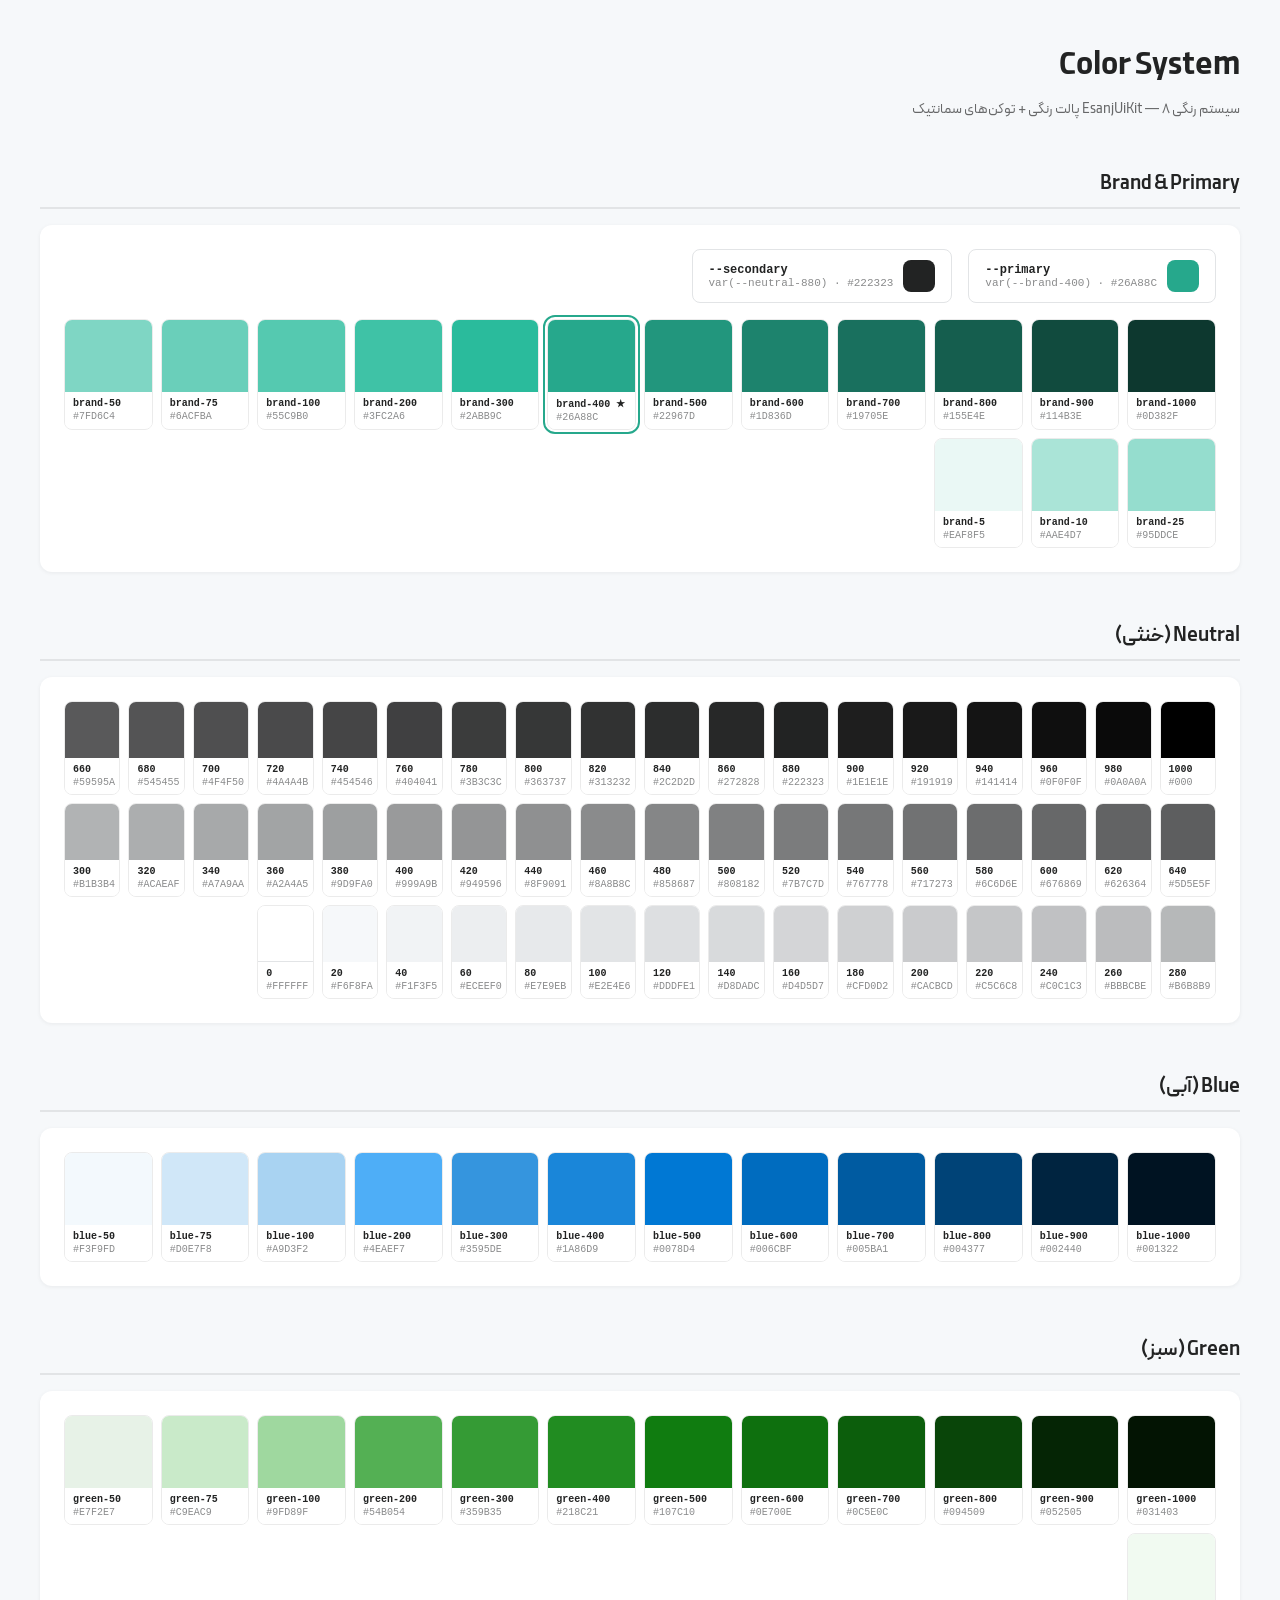
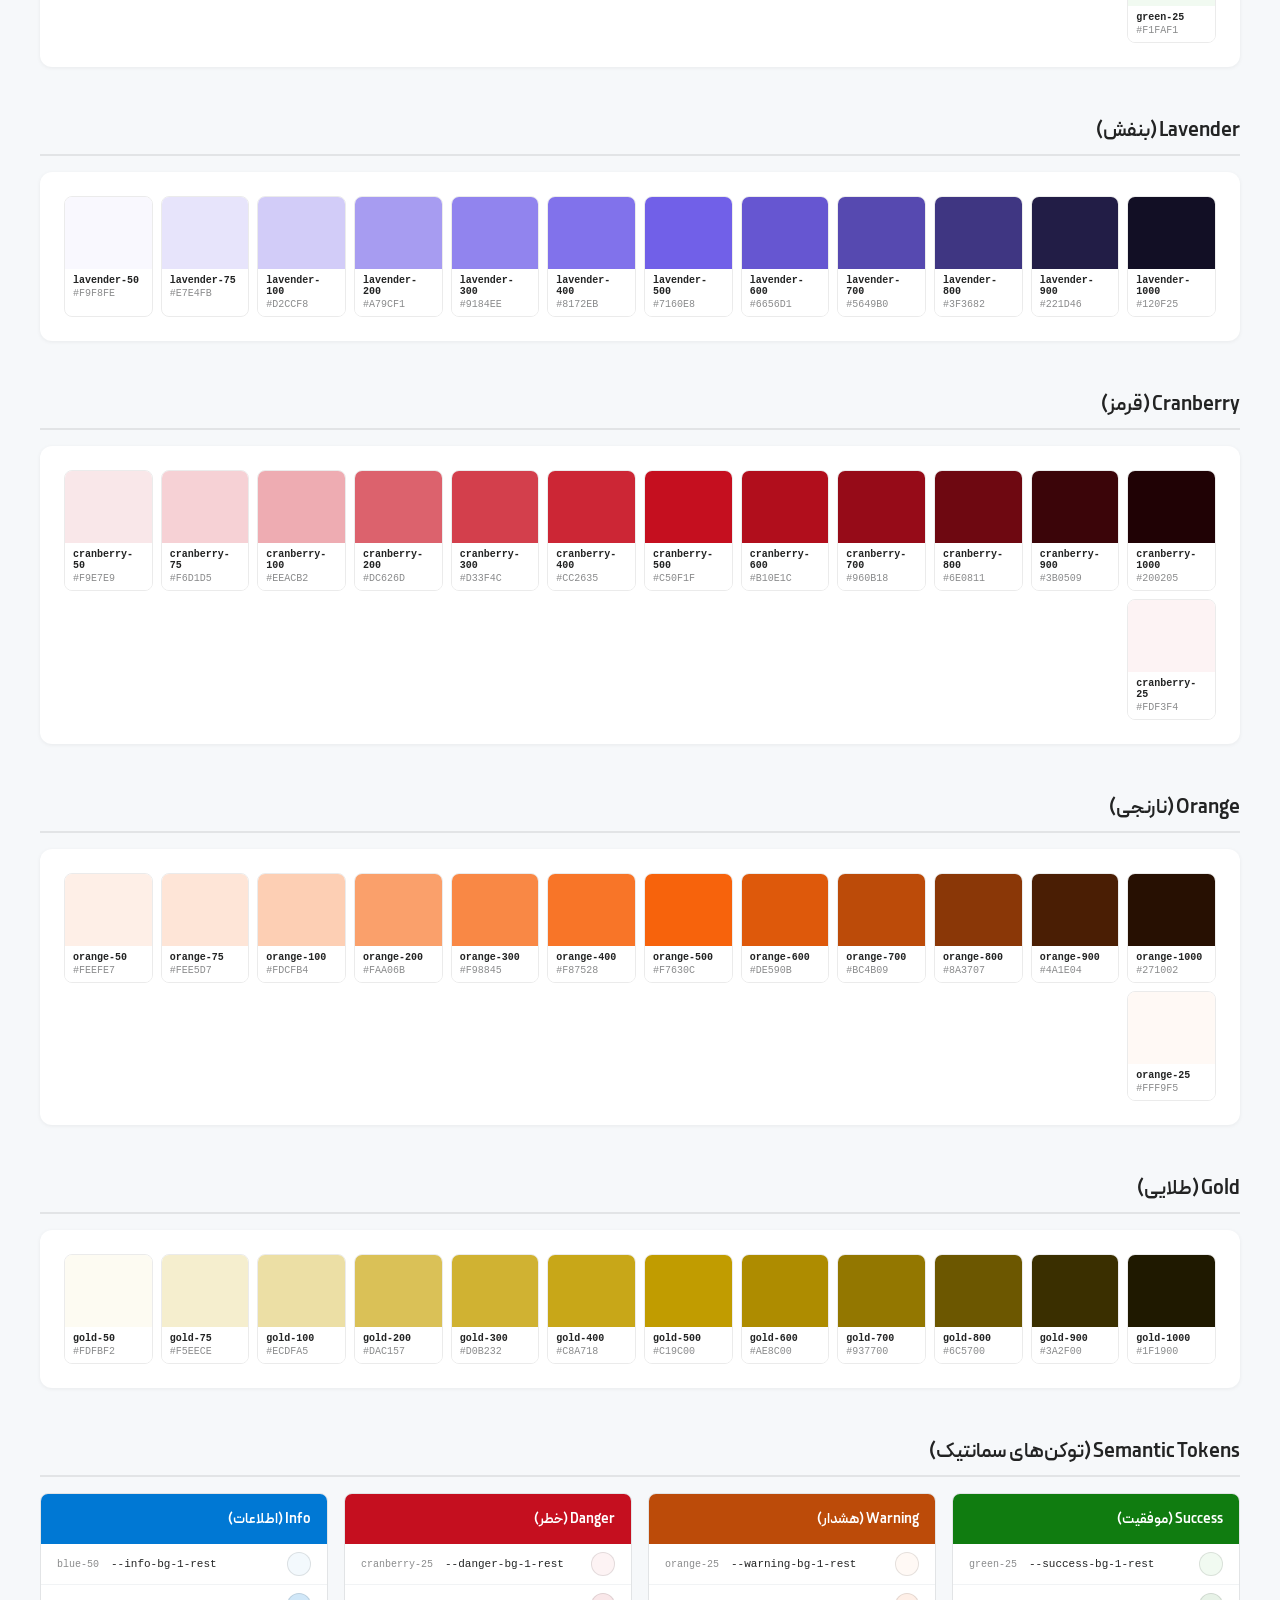
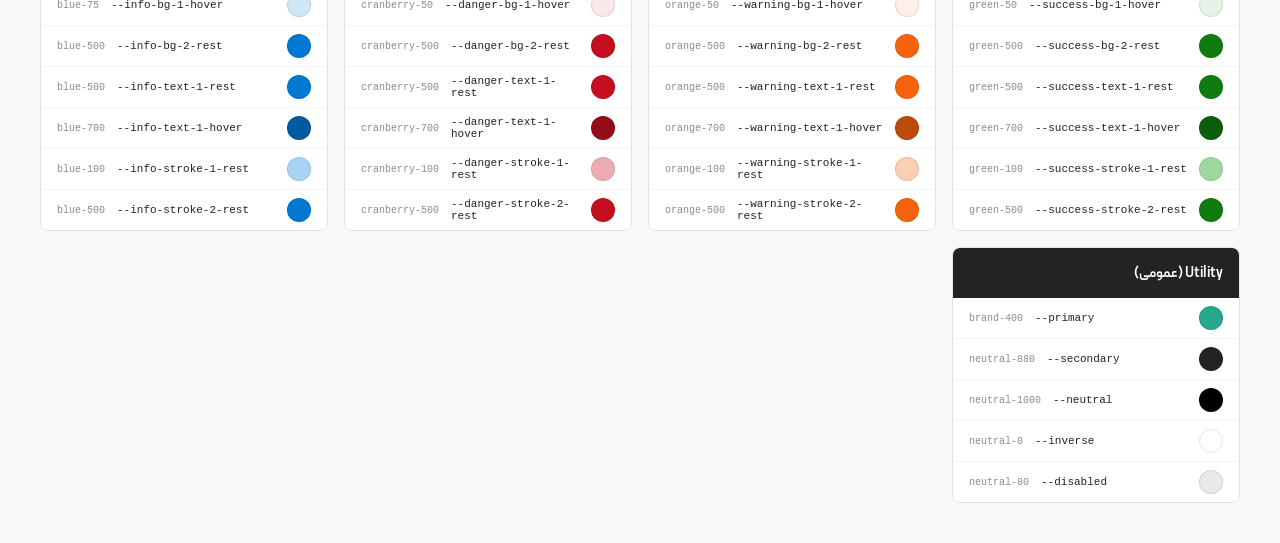
<file: components/colors/index.html>
<!DOCTYPE html>
<html lang="fa" dir="rtl">
<head>
  <meta charset="UTF-8">
  <meta name="viewport" content="width=device-width, initial-scale=1.0">
  <title>Color System — دمو سیستم رنگی</title>
  <link rel="stylesheet" href="colors.css">
  <link rel="stylesheet" href="../typography/typography.css">
  <style>
    * { margin: 0; padding: 0; box-sizing: border-box; }

    body {
      font-family: 'Peyda(FaNum)', sans-serif;
      background: #f6f8fa;
      padding: 40px 20px;
      direction: rtl;
    }

    .container {
      max-width: 1200px;
      margin: 0 auto;
    }

    /* ---- Page Header ---- */
    .page-title {
      font-size: 32px;
      font-weight: 700;
      color: #222323;
      margin-bottom: 8px;
    }

    .page-desc {
      font-size: 14px;
      color: #676869;
      margin-bottom: 40px;
    }

    /* ---- Section ---- */
    .section-title {
      font-size: 20px;
      font-weight: 600;
      color: #222323;
      margin-top: 48px;
      margin-bottom: 16px;
      padding-bottom: 8px;
      border-bottom: 2px solid #e2e4e6;
    }

    .section {
      background: white;
      border-radius: 12px;
      padding: 24px;
      box-shadow: 0 1px 4px rgba(0,0,0,0.06);
    }

    /* ---- Palette Grid ---- */
    .palette-grid {
      display: grid;
      grid-template-columns: repeat(auto-fill, minmax(88px, 1fr));
      gap: 8px;
    }

    .palette-grid--neutral {
      grid-template-columns: repeat(auto-fill, minmax(56px, 1fr));
    }

    /* ---- Swatch ---- */
    .swatch {
      border-radius: 8px;
      overflow: hidden;
      border: 1px solid rgba(0,0,0,0.08);
    }

    .swatch__color {
      height: 72px;
    }

    .swatch--neutral .swatch__color {
      height: 56px;
    }

    .swatch__info {
      background: white;
      padding: 6px 8px;
    }

    .swatch__name {
      display: block;
      font-size: 10px;
      color: #222323;
      font-family: 'Courier New', monospace;
      direction: ltr;
      text-align: left;
      font-weight: 600;
      margin-bottom: 2px;
    }

    .swatch__hex {
      display: block;
      font-size: 10px;
      color: #8A8B8C;
      font-family: 'Courier New', monospace;
      direction: ltr;
      text-align: left;
    }

    /* ---- Semantic Token Cards ---- */
    .semantic-grid {
      display: grid;
      grid-template-columns: repeat(auto-fill, minmax(260px, 1fr));
      gap: 16px;
    }

    .semantic-card {
      border-radius: 8px;
      overflow: hidden;
      border: 1px solid #e2e4e6;
    }

    .semantic-card__header {
      padding: 14px 16px;
      font-weight: 600;
      font-size: 14px;
      color: white;
    }

    .semantic-card__body {
      background: white;
    }

    .semantic-row {
      display: flex;
      align-items: center;
      gap: 12px;
      padding: 8px 16px;
      border-bottom: 1px solid #f1f3f5;
    }

    .semantic-row:last-child {
      border-bottom: none;
    }

    .semantic-row__dot {
      width: 24px;
      height: 24px;
      border-radius: 50%;
      flex-shrink: 0;
      border: 1px solid rgba(0,0,0,0.1);
    }

    .semantic-row__name {
      font-size: 11px;
      font-family: 'Courier New', monospace;
      color: #222323;
      direction: ltr;
      text-align: left;
      flex: 1;
    }

    .semantic-row__ref {
      font-size: 10px;
      color: #8A8B8C;
      font-family: 'Courier New', monospace;
      direction: ltr;
    }

    /* ---- Brand + Primary ---- */
    .brand-section {
      display: flex;
      gap: 16px;
      margin-bottom: 16px;
    }

    .brand-chip {
      display: flex;
      align-items: center;
      gap: 10px;
      padding: 10px 16px;
      background: white;
      border: 1px solid #e2e4e6;
      border-radius: 8px;
    }

    .brand-chip__dot {
      width: 32px;
      height: 32px;
      border-radius: 8px;
    }

    .brand-chip__info .name {
      font-size: 12px;
      font-weight: 600;
      color: #222323;
      font-family: 'Courier New', monospace;
      direction: ltr;
      text-align: left;
      display: block;
    }

    .brand-chip__info .hex {
      font-size: 11px;
      color: #8A8B8C;
      font-family: 'Courier New', monospace;
      direction: ltr;
      text-align: left;
      display: block;
    }

    /* ---- Reference Table ---- */
    table {
      width: 100%;
      border-collapse: collapse;
      margin-top: 8px;
      font-size: 13px;
    }

    th, td {
      padding: 10px 16px;
      text-align: right;
      border-bottom: 1px solid #e2e4e6;
    }

    th {
      background: #f6f8fa;
      font-weight: 600;
      color: #222323;
    }

    td { color: #4a4a4a; }

    td code {
      background: #f1f3f5;
      padding: 2px 6px;
      border-radius: 4px;
      font-family: 'Courier New', monospace;
      font-size: 12px;
      direction: ltr;
      display: inline-block;
    }

    .dot-td {
      display: flex;
      align-items: center;
      gap: 8px;
    }

    .dot-sm {
      width: 16px;
      height: 16px;
      border-radius: 4px;
      border: 1px solid rgba(0,0,0,0.1);
      flex-shrink: 0;
      display: inline-block;
    }
  </style>
</head>
<body>
  <div class="container">

    <h1 class="page-title">Color System</h1>
    <p class="page-desc">سیستم رنگی EsanjUiKit — ۸ پالت رنگی + توکن‌های سمانتیک</p>

    <!-- ===== Brand / Primary ===== -->
    <h2 class="section-title">Brand & Primary</h2>
    <div class="section">
      <div class="brand-section">
        <div class="brand-chip">
          <div class="brand-chip__dot" style="background:#26A88C;"></div>
          <div class="brand-chip__info">
            <span class="name">--primary</span>
            <span class="hex">var(--brand-400) · #26A88C</span>
          </div>
        </div>
        <div class="brand-chip">
          <div class="brand-chip__dot" style="background:#222323;"></div>
          <div class="brand-chip__info">
            <span class="name">--secondary</span>
            <span class="hex">var(--neutral-880) · #222323</span>
          </div>
        </div>
      </div>
      <div class="palette-grid">
        <div class="swatch"><div class="swatch__color" style="background:#0D382F;"></div><div class="swatch__info"><span class="swatch__name">brand-1000</span><span class="swatch__hex">#0D382F</span></div></div>
        <div class="swatch"><div class="swatch__color" style="background:#114B3E;"></div><div class="swatch__info"><span class="swatch__name">brand-900</span><span class="swatch__hex">#114B3E</span></div></div>
        <div class="swatch"><div class="swatch__color" style="background:#155E4E;"></div><div class="swatch__info"><span class="swatch__name">brand-800</span><span class="swatch__hex">#155E4E</span></div></div>
        <div class="swatch"><div class="swatch__color" style="background:#19705E;"></div><div class="swatch__info"><span class="swatch__name">brand-700</span><span class="swatch__hex">#19705E</span></div></div>
        <div class="swatch"><div class="swatch__color" style="background:#1D836D;"></div><div class="swatch__info"><span class="swatch__name">brand-600</span><span class="swatch__hex">#1D836D</span></div></div>
        <div class="swatch"><div class="swatch__color" style="background:#22967D;"></div><div class="swatch__info"><span class="swatch__name">brand-500</span><span class="swatch__hex">#22967D</span></div></div>
        <div class="swatch" style="outline: 2px solid #26A88C; outline-offset: 2px; border-radius: 8px;"><div class="swatch__color" style="background:#26A88C;"></div><div class="swatch__info"><span class="swatch__name">brand-400 ★</span><span class="swatch__hex">#26A88C</span></div></div>
        <div class="swatch"><div class="swatch__color" style="background:#2ABB9C;"></div><div class="swatch__info"><span class="swatch__name">brand-300</span><span class="swatch__hex">#2ABB9C</span></div></div>
        <div class="swatch"><div class="swatch__color" style="background:#3FC2A6;"></div><div class="swatch__info"><span class="swatch__name">brand-200</span><span class="swatch__hex">#3FC2A6</span></div></div>
        <div class="swatch"><div class="swatch__color" style="background:#55C9B0;"></div><div class="swatch__info"><span class="swatch__name">brand-100</span><span class="swatch__hex">#55C9B0</span></div></div>
        <div class="swatch"><div class="swatch__color" style="background:#6ACFBA;"></div><div class="swatch__info"><span class="swatch__name">brand-75</span><span class="swatch__hex">#6ACFBA</span></div></div>
        <div class="swatch"><div class="swatch__color" style="background:#7FD6C4;"></div><div class="swatch__info"><span class="swatch__name">brand-50</span><span class="swatch__hex">#7FD6C4</span></div></div>
        <div class="swatch"><div class="swatch__color" style="background:#95DDCE;"></div><div class="swatch__info"><span class="swatch__name">brand-25</span><span class="swatch__hex">#95DDCE</span></div></div>
        <div class="swatch"><div class="swatch__color" style="background:#AAE4D7;"></div><div class="swatch__info"><span class="swatch__name">brand-10</span><span class="swatch__hex">#AAE4D7</span></div></div>
        <div class="swatch"><div class="swatch__color" style="background:#EAF8F5;"></div><div class="swatch__info"><span class="swatch__name">brand-5</span><span class="swatch__hex">#EAF8F5</span></div></div>
      </div>
    </div>

    <!-- ===== Neutral ===== -->
    <h2 class="section-title">Neutral (خنثی)</h2>
    <div class="section">
      <div class="palette-grid palette-grid--neutral">
        <div class="swatch swatch--neutral"><div class="swatch__color" style="background:#000000;"></div><div class="swatch__info"><span class="swatch__name">1000</span><span class="swatch__hex">#000</span></div></div>
        <div class="swatch swatch--neutral"><div class="swatch__color" style="background:#0A0A0A;"></div><div class="swatch__info"><span class="swatch__name">980</span><span class="swatch__hex">#0A0A0A</span></div></div>
        <div class="swatch swatch--neutral"><div class="swatch__color" style="background:#0F0F0F;"></div><div class="swatch__info"><span class="swatch__name">960</span><span class="swatch__hex">#0F0F0F</span></div></div>
        <div class="swatch swatch--neutral"><div class="swatch__color" style="background:#141414;"></div><div class="swatch__info"><span class="swatch__name">940</span><span class="swatch__hex">#141414</span></div></div>
        <div class="swatch swatch--neutral"><div class="swatch__color" style="background:#191919;"></div><div class="swatch__info"><span class="swatch__name">920</span><span class="swatch__hex">#191919</span></div></div>
        <div class="swatch swatch--neutral"><div class="swatch__color" style="background:#1E1E1E;"></div><div class="swatch__info"><span class="swatch__name">900</span><span class="swatch__hex">#1E1E1E</span></div></div>
        <div class="swatch swatch--neutral"><div class="swatch__color" style="background:#222323;"></div><div class="swatch__info"><span class="swatch__name">880</span><span class="swatch__hex">#222323</span></div></div>
        <div class="swatch swatch--neutral"><div class="swatch__color" style="background:#272828;"></div><div class="swatch__info"><span class="swatch__name">860</span><span class="swatch__hex">#272828</span></div></div>
        <div class="swatch swatch--neutral"><div class="swatch__color" style="background:#2C2D2D;"></div><div class="swatch__info"><span class="swatch__name">840</span><span class="swatch__hex">#2C2D2D</span></div></div>
        <div class="swatch swatch--neutral"><div class="swatch__color" style="background:#313232;"></div><div class="swatch__info"><span class="swatch__name">820</span><span class="swatch__hex">#313232</span></div></div>
        <div class="swatch swatch--neutral"><div class="swatch__color" style="background:#363737;"></div><div class="swatch__info"><span class="swatch__name">800</span><span class="swatch__hex">#363737</span></div></div>
        <div class="swatch swatch--neutral"><div class="swatch__color" style="background:#3B3C3C;"></div><div class="swatch__info"><span class="swatch__name">780</span><span class="swatch__hex">#3B3C3C</span></div></div>
        <div class="swatch swatch--neutral"><div class="swatch__color" style="background:#404041;"></div><div class="swatch__info"><span class="swatch__name">760</span><span class="swatch__hex">#404041</span></div></div>
        <div class="swatch swatch--neutral"><div class="swatch__color" style="background:#454546;"></div><div class="swatch__info"><span class="swatch__name">740</span><span class="swatch__hex">#454546</span></div></div>
        <div class="swatch swatch--neutral"><div class="swatch__color" style="background:#4A4A4B;"></div><div class="swatch__info"><span class="swatch__name">720</span><span class="swatch__hex">#4A4A4B</span></div></div>
        <div class="swatch swatch--neutral"><div class="swatch__color" style="background:#4F4F50;"></div><div class="swatch__info"><span class="swatch__name">700</span><span class="swatch__hex">#4F4F50</span></div></div>
        <div class="swatch swatch--neutral"><div class="swatch__color" style="background:#545455;"></div><div class="swatch__info"><span class="swatch__name">680</span><span class="swatch__hex">#545455</span></div></div>
        <div class="swatch swatch--neutral"><div class="swatch__color" style="background:#59595A;"></div><div class="swatch__info"><span class="swatch__name">660</span><span class="swatch__hex">#59595A</span></div></div>
        <div class="swatch swatch--neutral"><div class="swatch__color" style="background:#5D5E5F;"></div><div class="swatch__info"><span class="swatch__name">640</span><span class="swatch__hex">#5D5E5F</span></div></div>
        <div class="swatch swatch--neutral"><div class="swatch__color" style="background:#626364;"></div><div class="swatch__info"><span class="swatch__name">620</span><span class="swatch__hex">#626364</span></div></div>
        <div class="swatch swatch--neutral"><div class="swatch__color" style="background:#676869;"></div><div class="swatch__info"><span class="swatch__name">600</span><span class="swatch__hex">#676869</span></div></div>
        <div class="swatch swatch--neutral"><div class="swatch__color" style="background:#6C6D6E;"></div><div class="swatch__info"><span class="swatch__name">580</span><span class="swatch__hex">#6C6D6E</span></div></div>
        <div class="swatch swatch--neutral"><div class="swatch__color" style="background:#717273;"></div><div class="swatch__info"><span class="swatch__name">560</span><span class="swatch__hex">#717273</span></div></div>
        <div class="swatch swatch--neutral"><div class="swatch__color" style="background:#767778;"></div><div class="swatch__info"><span class="swatch__name">540</span><span class="swatch__hex">#767778</span></div></div>
        <div class="swatch swatch--neutral"><div class="swatch__color" style="background:#7B7C7D;"></div><div class="swatch__info"><span class="swatch__name">520</span><span class="swatch__hex">#7B7C7D</span></div></div>
        <div class="swatch swatch--neutral"><div class="swatch__color" style="background:#808182;"></div><div class="swatch__info"><span class="swatch__name">500</span><span class="swatch__hex">#808182</span></div></div>
        <div class="swatch swatch--neutral"><div class="swatch__color" style="background:#858687;"></div><div class="swatch__info"><span class="swatch__name">480</span><span class="swatch__hex">#858687</span></div></div>
        <div class="swatch swatch--neutral"><div class="swatch__color" style="background:#8A8B8C;"></div><div class="swatch__info"><span class="swatch__name">460</span><span class="swatch__hex">#8A8B8C</span></div></div>
        <div class="swatch swatch--neutral"><div class="swatch__color" style="background:#8F9091;"></div><div class="swatch__info"><span class="swatch__name">440</span><span class="swatch__hex">#8F9091</span></div></div>
        <div class="swatch swatch--neutral"><div class="swatch__color" style="background:#949596;"></div><div class="swatch__info"><span class="swatch__name">420</span><span class="swatch__hex">#949596</span></div></div>
        <div class="swatch swatch--neutral"><div class="swatch__color" style="background:#999A9B;"></div><div class="swatch__info"><span class="swatch__name">400</span><span class="swatch__hex">#999A9B</span></div></div>
        <div class="swatch swatch--neutral"><div class="swatch__color" style="background:#9D9FA0;"></div><div class="swatch__info"><span class="swatch__name">380</span><span class="swatch__hex">#9D9FA0</span></div></div>
        <div class="swatch swatch--neutral"><div class="swatch__color" style="background:#A2A4A5;"></div><div class="swatch__info"><span class="swatch__name">360</span><span class="swatch__hex">#A2A4A5</span></div></div>
        <div class="swatch swatch--neutral"><div class="swatch__color" style="background:#A7A9AA;"></div><div class="swatch__info"><span class="swatch__name">340</span><span class="swatch__hex">#A7A9AA</span></div></div>
        <div class="swatch swatch--neutral"><div class="swatch__color" style="background:#ACAEAF;"></div><div class="swatch__info"><span class="swatch__name">320</span><span class="swatch__hex">#ACAEAF</span></div></div>
        <div class="swatch swatch--neutral"><div class="swatch__color" style="background:#B1B3B4;"></div><div class="swatch__info"><span class="swatch__name">300</span><span class="swatch__hex">#B1B3B4</span></div></div>
        <div class="swatch swatch--neutral"><div class="swatch__color" style="background:#B6B8B9;"></div><div class="swatch__info"><span class="swatch__name">280</span><span class="swatch__hex">#B6B8B9</span></div></div>
        <div class="swatch swatch--neutral"><div class="swatch__color" style="background:#BBBCBE;"></div><div class="swatch__info"><span class="swatch__name">260</span><span class="swatch__hex">#BBBCBE</span></div></div>
        <div class="swatch swatch--neutral"><div class="swatch__color" style="background:#C0C1C3;"></div><div class="swatch__info"><span class="swatch__name">240</span><span class="swatch__hex">#C0C1C3</span></div></div>
        <div class="swatch swatch--neutral"><div class="swatch__color" style="background:#C5C6C8;"></div><div class="swatch__info"><span class="swatch__name">220</span><span class="swatch__hex">#C5C6C8</span></div></div>
        <div class="swatch swatch--neutral"><div class="swatch__color" style="background:#CACBCD;"></div><div class="swatch__info"><span class="swatch__name">200</span><span class="swatch__hex">#CACBCD</span></div></div>
        <div class="swatch swatch--neutral"><div class="swatch__color" style="background:#CFD0D2;"></div><div class="swatch__info"><span class="swatch__name">180</span><span class="swatch__hex">#CFD0D2</span></div></div>
        <div class="swatch swatch--neutral"><div class="swatch__color" style="background:#D4D5D7;"></div><div class="swatch__info"><span class="swatch__name">160</span><span class="swatch__hex">#D4D5D7</span></div></div>
        <div class="swatch swatch--neutral"><div class="swatch__color" style="background:#D8DADC;"></div><div class="swatch__info"><span class="swatch__name">140</span><span class="swatch__hex">#D8DADC</span></div></div>
        <div class="swatch swatch--neutral"><div class="swatch__color" style="background:#DDDFE1;"></div><div class="swatch__info"><span class="swatch__name">120</span><span class="swatch__hex">#DDDFE1</span></div></div>
        <div class="swatch swatch--neutral"><div class="swatch__color" style="background:#E2E4E6;"></div><div class="swatch__info"><span class="swatch__name">100</span><span class="swatch__hex">#E2E4E6</span></div></div>
        <div class="swatch swatch--neutral"><div class="swatch__color" style="background:#E7E9EB;"></div><div class="swatch__info"><span class="swatch__name">80</span><span class="swatch__hex">#E7E9EB</span></div></div>
        <div class="swatch swatch--neutral"><div class="swatch__color" style="background:#ECEEF0;"></div><div class="swatch__info"><span class="swatch__name">60</span><span class="swatch__hex">#ECEEF0</span></div></div>
        <div class="swatch swatch--neutral"><div class="swatch__color" style="background:#F1F3F5;"></div><div class="swatch__info"><span class="swatch__name">40</span><span class="swatch__hex">#F1F3F5</span></div></div>
        <div class="swatch swatch--neutral"><div class="swatch__color" style="background:#F6F8FA;"></div><div class="swatch__info"><span class="swatch__name">20</span><span class="swatch__hex">#F6F8FA</span></div></div>
        <div class="swatch swatch--neutral"><div class="swatch__color" style="background:#FFFFFF; border-bottom: 1px solid #e2e4e6;"></div><div class="swatch__info"><span class="swatch__name">0</span><span class="swatch__hex">#FFFFFF</span></div></div>
      </div>
    </div>

    <!-- ===== Blue ===== -->
    <h2 class="section-title">Blue (آبی)</h2>
    <div class="section">
      <div class="palette-grid">
        <div class="swatch"><div class="swatch__color" style="background:#001322;"></div><div class="swatch__info"><span class="swatch__name">blue-1000</span><span class="swatch__hex">#001322</span></div></div>
        <div class="swatch"><div class="swatch__color" style="background:#002440;"></div><div class="swatch__info"><span class="swatch__name">blue-900</span><span class="swatch__hex">#002440</span></div></div>
        <div class="swatch"><div class="swatch__color" style="background:#004377;"></div><div class="swatch__info"><span class="swatch__name">blue-800</span><span class="swatch__hex">#004377</span></div></div>
        <div class="swatch"><div class="swatch__color" style="background:#005BA1;"></div><div class="swatch__info"><span class="swatch__name">blue-700</span><span class="swatch__hex">#005BA1</span></div></div>
        <div class="swatch"><div class="swatch__color" style="background:#006CBF;"></div><div class="swatch__info"><span class="swatch__name">blue-600</span><span class="swatch__hex">#006CBF</span></div></div>
        <div class="swatch"><div class="swatch__color" style="background:#0078D4;"></div><div class="swatch__info"><span class="swatch__name">blue-500</span><span class="swatch__hex">#0078D4</span></div></div>
        <div class="swatch"><div class="swatch__color" style="background:#1A86D9;"></div><div class="swatch__info"><span class="swatch__name">blue-400</span><span class="swatch__hex">#1A86D9</span></div></div>
        <div class="swatch"><div class="swatch__color" style="background:#3595DE;"></div><div class="swatch__info"><span class="swatch__name">blue-300</span><span class="swatch__hex">#3595DE</span></div></div>
        <div class="swatch"><div class="swatch__color" style="background:#4EAEF7;"></div><div class="swatch__info"><span class="swatch__name">blue-200</span><span class="swatch__hex">#4EAEF7</span></div></div>
        <div class="swatch"><div class="swatch__color" style="background:#A9D3F2;"></div><div class="swatch__info"><span class="swatch__name">blue-100</span><span class="swatch__hex">#A9D3F2</span></div></div>
        <div class="swatch"><div class="swatch__color" style="background:#D0E7F8;"></div><div class="swatch__info"><span class="swatch__name">blue-75</span><span class="swatch__hex">#D0E7F8</span></div></div>
        <div class="swatch"><div class="swatch__color" style="background:#F3F9FD;"></div><div class="swatch__info"><span class="swatch__name">blue-50</span><span class="swatch__hex">#F3F9FD</span></div></div>
      </div>
    </div>

    <!-- ===== Green ===== -->
    <h2 class="section-title">Green (سبز)</h2>
    <div class="section">
      <div class="palette-grid">
        <div class="swatch"><div class="swatch__color" style="background:#031403;"></div><div class="swatch__info"><span class="swatch__name">green-1000</span><span class="swatch__hex">#031403</span></div></div>
        <div class="swatch"><div class="swatch__color" style="background:#052505;"></div><div class="swatch__info"><span class="swatch__name">green-900</span><span class="swatch__hex">#052505</span></div></div>
        <div class="swatch"><div class="swatch__color" style="background:#094509;"></div><div class="swatch__info"><span class="swatch__name">green-800</span><span class="swatch__hex">#094509</span></div></div>
        <div class="swatch"><div class="swatch__color" style="background:#0C5E0C;"></div><div class="swatch__info"><span class="swatch__name">green-700</span><span class="swatch__hex">#0C5E0C</span></div></div>
        <div class="swatch"><div class="swatch__color" style="background:#0E700E;"></div><div class="swatch__info"><span class="swatch__name">green-600</span><span class="swatch__hex">#0E700E</span></div></div>
        <div class="swatch"><div class="swatch__color" style="background:#107C10;"></div><div class="swatch__info"><span class="swatch__name">green-500</span><span class="swatch__hex">#107C10</span></div></div>
        <div class="swatch"><div class="swatch__color" style="background:#218C21;"></div><div class="swatch__info"><span class="swatch__name">green-400</span><span class="swatch__hex">#218C21</span></div></div>
        <div class="swatch"><div class="swatch__color" style="background:#359B35;"></div><div class="swatch__info"><span class="swatch__name">green-300</span><span class="swatch__hex">#359B35</span></div></div>
        <div class="swatch"><div class="swatch__color" style="background:#54B054;"></div><div class="swatch__info"><span class="swatch__name">green-200</span><span class="swatch__hex">#54B054</span></div></div>
        <div class="swatch"><div class="swatch__color" style="background:#9FD89F;"></div><div class="swatch__info"><span class="swatch__name">green-100</span><span class="swatch__hex">#9FD89F</span></div></div>
        <div class="swatch"><div class="swatch__color" style="background:#C9EAC9;"></div><div class="swatch__info"><span class="swatch__name">green-75</span><span class="swatch__hex">#C9EAC9</span></div></div>
        <div class="swatch"><div class="swatch__color" style="background:#E7F2E7;"></div><div class="swatch__info"><span class="swatch__name">green-50</span><span class="swatch__hex">#E7F2E7</span></div></div>
        <div class="swatch"><div class="swatch__color" style="background:#F1FAF1;"></div><div class="swatch__info"><span class="swatch__name">green-25</span><span class="swatch__hex">#F1FAF1</span></div></div>
      </div>
    </div>

    <!-- ===== Lavender ===== -->
    <h2 class="section-title">Lavender (بنفش)</h2>
    <div class="section">
      <div class="palette-grid">
        <div class="swatch"><div class="swatch__color" style="background:#120F25;"></div><div class="swatch__info"><span class="swatch__name">lavender-1000</span><span class="swatch__hex">#120F25</span></div></div>
        <div class="swatch"><div class="swatch__color" style="background:#221D46;"></div><div class="swatch__info"><span class="swatch__name">lavender-900</span><span class="swatch__hex">#221D46</span></div></div>
        <div class="swatch"><div class="swatch__color" style="background:#3F3682;"></div><div class="swatch__info"><span class="swatch__name">lavender-800</span><span class="swatch__hex">#3F3682</span></div></div>
        <div class="swatch"><div class="swatch__color" style="background:#5649B0;"></div><div class="swatch__info"><span class="swatch__name">lavender-700</span><span class="swatch__hex">#5649B0</span></div></div>
        <div class="swatch"><div class="swatch__color" style="background:#6656D1;"></div><div class="swatch__info"><span class="swatch__name">lavender-600</span><span class="swatch__hex">#6656D1</span></div></div>
        <div class="swatch"><div class="swatch__color" style="background:#7160E8;"></div><div class="swatch__info"><span class="swatch__name">lavender-500</span><span class="swatch__hex">#7160E8</span></div></div>
        <div class="swatch"><div class="swatch__color" style="background:#8172EB;"></div><div class="swatch__info"><span class="swatch__name">lavender-400</span><span class="swatch__hex">#8172EB</span></div></div>
        <div class="swatch"><div class="swatch__color" style="background:#9184EE;"></div><div class="swatch__info"><span class="swatch__name">lavender-300</span><span class="swatch__hex">#9184EE</span></div></div>
        <div class="swatch"><div class="swatch__color" style="background:#A79CF1;"></div><div class="swatch__info"><span class="swatch__name">lavender-200</span><span class="swatch__hex">#A79CF1</span></div></div>
        <div class="swatch"><div class="swatch__color" style="background:#D2CCF8;"></div><div class="swatch__info"><span class="swatch__name">lavender-100</span><span class="swatch__hex">#D2CCF8</span></div></div>
        <div class="swatch"><div class="swatch__color" style="background:#E7E4FB;"></div><div class="swatch__info"><span class="swatch__name">lavender-75</span><span class="swatch__hex">#E7E4FB</span></div></div>
        <div class="swatch"><div class="swatch__color" style="background:#F9F8FE;"></div><div class="swatch__info"><span class="swatch__name">lavender-50</span><span class="swatch__hex">#F9F8FE</span></div></div>
      </div>
    </div>

    <!-- ===== Cranberry ===== -->
    <h2 class="section-title">Cranberry (قرمز)</h2>
    <div class="section">
      <div class="palette-grid">
        <div class="swatch"><div class="swatch__color" style="background:#200205;"></div><div class="swatch__info"><span class="swatch__name">cranberry-1000</span><span class="swatch__hex">#200205</span></div></div>
        <div class="swatch"><div class="swatch__color" style="background:#3B0509;"></div><div class="swatch__info"><span class="swatch__name">cranberry-900</span><span class="swatch__hex">#3B0509</span></div></div>
        <div class="swatch"><div class="swatch__color" style="background:#6E0811;"></div><div class="swatch__info"><span class="swatch__name">cranberry-800</span><span class="swatch__hex">#6E0811</span></div></div>
        <div class="swatch"><div class="swatch__color" style="background:#960B18;"></div><div class="swatch__info"><span class="swatch__name">cranberry-700</span><span class="swatch__hex">#960B18</span></div></div>
        <div class="swatch"><div class="swatch__color" style="background:#B10E1C;"></div><div class="swatch__info"><span class="swatch__name">cranberry-600</span><span class="swatch__hex">#B10E1C</span></div></div>
        <div class="swatch"><div class="swatch__color" style="background:#C50F1F;"></div><div class="swatch__info"><span class="swatch__name">cranberry-500</span><span class="swatch__hex">#C50F1F</span></div></div>
        <div class="swatch"><div class="swatch__color" style="background:#CC2635;"></div><div class="swatch__info"><span class="swatch__name">cranberry-400</span><span class="swatch__hex">#CC2635</span></div></div>
        <div class="swatch"><div class="swatch__color" style="background:#D33F4C;"></div><div class="swatch__info"><span class="swatch__name">cranberry-300</span><span class="swatch__hex">#D33F4C</span></div></div>
        <div class="swatch"><div class="swatch__color" style="background:#DC626D;"></div><div class="swatch__info"><span class="swatch__name">cranberry-200</span><span class="swatch__hex">#DC626D</span></div></div>
        <div class="swatch"><div class="swatch__color" style="background:#EEACB2;"></div><div class="swatch__info"><span class="swatch__name">cranberry-100</span><span class="swatch__hex">#EEACB2</span></div></div>
        <div class="swatch"><div class="swatch__color" style="background:#F6D1D5;"></div><div class="swatch__info"><span class="swatch__name">cranberry-75</span><span class="swatch__hex">#F6D1D5</span></div></div>
        <div class="swatch"><div class="swatch__color" style="background:#F9E7E9;"></div><div class="swatch__info"><span class="swatch__name">cranberry-50</span><span class="swatch__hex">#F9E7E9</span></div></div>
        <div class="swatch"><div class="swatch__color" style="background:#FDF3F4;"></div><div class="swatch__info"><span class="swatch__name">cranberry-25</span><span class="swatch__hex">#FDF3F4</span></div></div>
      </div>
    </div>

    <!-- ===== Orange ===== -->
    <h2 class="section-title">Orange (نارنجی)</h2>
    <div class="section">
      <div class="palette-grid">
        <div class="swatch"><div class="swatch__color" style="background:#271002;"></div><div class="swatch__info"><span class="swatch__name">orange-1000</span><span class="swatch__hex">#271002</span></div></div>
        <div class="swatch"><div class="swatch__color" style="background:#4A1E04;"></div><div class="swatch__info"><span class="swatch__name">orange-900</span><span class="swatch__hex">#4A1E04</span></div></div>
        <div class="swatch"><div class="swatch__color" style="background:#8A3707;"></div><div class="swatch__info"><span class="swatch__name">orange-800</span><span class="swatch__hex">#8A3707</span></div></div>
        <div class="swatch"><div class="swatch__color" style="background:#BC4B09;"></div><div class="swatch__info"><span class="swatch__name">orange-700</span><span class="swatch__hex">#BC4B09</span></div></div>
        <div class="swatch"><div class="swatch__color" style="background:#DE590B;"></div><div class="swatch__info"><span class="swatch__name">orange-600</span><span class="swatch__hex">#DE590B</span></div></div>
        <div class="swatch"><div class="swatch__color" style="background:#F7630C;"></div><div class="swatch__info"><span class="swatch__name">orange-500</span><span class="swatch__hex">#F7630C</span></div></div>
        <div class="swatch"><div class="swatch__color" style="background:#F87528;"></div><div class="swatch__info"><span class="swatch__name">orange-400</span><span class="swatch__hex">#F87528</span></div></div>
        <div class="swatch"><div class="swatch__color" style="background:#F98845;"></div><div class="swatch__info"><span class="swatch__name">orange-300</span><span class="swatch__hex">#F98845</span></div></div>
        <div class="swatch"><div class="swatch__color" style="background:#FAA06B;"></div><div class="swatch__info"><span class="swatch__name">orange-200</span><span class="swatch__hex">#FAA06B</span></div></div>
        <div class="swatch"><div class="swatch__color" style="background:#FDCFB4;"></div><div class="swatch__info"><span class="swatch__name">orange-100</span><span class="swatch__hex">#FDCFB4</span></div></div>
        <div class="swatch"><div class="swatch__color" style="background:#FEE5D7;"></div><div class="swatch__info"><span class="swatch__name">orange-75</span><span class="swatch__hex">#FEE5D7</span></div></div>
        <div class="swatch"><div class="swatch__color" style="background:#FEEFE7;"></div><div class="swatch__info"><span class="swatch__name">orange-50</span><span class="swatch__hex">#FEEFE7</span></div></div>
        <div class="swatch"><div class="swatch__color" style="background:#FFF9F5;"></div><div class="swatch__info"><span class="swatch__name">orange-25</span><span class="swatch__hex">#FFF9F5</span></div></div>
      </div>
    </div>

    <!-- ===== Gold ===== -->
    <h2 class="section-title">Gold (طلایی)</h2>
    <div class="section">
      <div class="palette-grid">
        <div class="swatch"><div class="swatch__color" style="background:#1F1900;"></div><div class="swatch__info"><span class="swatch__name">gold-1000</span><span class="swatch__hex">#1F1900</span></div></div>
        <div class="swatch"><div class="swatch__color" style="background:#3A2F00;"></div><div class="swatch__info"><span class="swatch__name">gold-900</span><span class="swatch__hex">#3A2F00</span></div></div>
        <div class="swatch"><div class="swatch__color" style="background:#6C5700;"></div><div class="swatch__info"><span class="swatch__name">gold-800</span><span class="swatch__hex">#6C5700</span></div></div>
        <div class="swatch"><div class="swatch__color" style="background:#937700;"></div><div class="swatch__info"><span class="swatch__name">gold-700</span><span class="swatch__hex">#937700</span></div></div>
        <div class="swatch"><div class="swatch__color" style="background:#AE8C00;"></div><div class="swatch__info"><span class="swatch__name">gold-600</span><span class="swatch__hex">#AE8C00</span></div></div>
        <div class="swatch"><div class="swatch__color" style="background:#C19C00;"></div><div class="swatch__info"><span class="swatch__name">gold-500</span><span class="swatch__hex">#C19C00</span></div></div>
        <div class="swatch"><div class="swatch__color" style="background:#C8A718;"></div><div class="swatch__info"><span class="swatch__name">gold-400</span><span class="swatch__hex">#C8A718</span></div></div>
        <div class="swatch"><div class="swatch__color" style="background:#D0B232;"></div><div class="swatch__info"><span class="swatch__name">gold-300</span><span class="swatch__hex">#D0B232</span></div></div>
        <div class="swatch"><div class="swatch__color" style="background:#DAC157;"></div><div class="swatch__info"><span class="swatch__name">gold-200</span><span class="swatch__hex">#DAC157</span></div></div>
        <div class="swatch"><div class="swatch__color" style="background:#ECDFA5;"></div><div class="swatch__info"><span class="swatch__name">gold-100</span><span class="swatch__hex">#ECDFA5</span></div></div>
        <div class="swatch"><div class="swatch__color" style="background:#F5EECE;"></div><div class="swatch__info"><span class="swatch__name">gold-75</span><span class="swatch__hex">#F5EECE</span></div></div>
        <div class="swatch"><div class="swatch__color" style="background:#FDFBF2;"></div><div class="swatch__info"><span class="swatch__name">gold-50</span><span class="swatch__hex">#FDFBF2</span></div></div>
      </div>
    </div>

    <!-- ===== Semantic Tokens ===== -->
    <h2 class="section-title">Semantic Tokens (توکن‌های سمانتیک)</h2>
    <div class="semantic-grid">

      <!-- Success -->
      <div class="semantic-card">
        <div class="semantic-card__header" style="background:#107C10;">Success (موفقیت)</div>
        <div class="semantic-card__body">
          <div class="semantic-row"><div class="semantic-row__dot" style="background:#F1FAF1;"></div><span class="semantic-row__name">--success-bg-1-rest</span><span class="semantic-row__ref">green-25</span></div>
          <div class="semantic-row"><div class="semantic-row__dot" style="background:#E7F2E7;"></div><span class="semantic-row__name">--success-bg-1-hover</span><span class="semantic-row__ref">green-50</span></div>
          <div class="semantic-row"><div class="semantic-row__dot" style="background:#107C10;"></div><span class="semantic-row__name">--success-bg-2-rest</span><span class="semantic-row__ref">green-500</span></div>
          <div class="semantic-row"><div class="semantic-row__dot" style="background:#107C10;"></div><span class="semantic-row__name">--success-text-1-rest</span><span class="semantic-row__ref">green-500</span></div>
          <div class="semantic-row"><div class="semantic-row__dot" style="background:#0C5E0C;"></div><span class="semantic-row__name">--success-text-1-hover</span><span class="semantic-row__ref">green-700</span></div>
          <div class="semantic-row"><div class="semantic-row__dot" style="background:#9FD89F;"></div><span class="semantic-row__name">--success-stroke-1-rest</span><span class="semantic-row__ref">green-100</span></div>
          <div class="semantic-row"><div class="semantic-row__dot" style="background:#107C10;"></div><span class="semantic-row__name">--success-stroke-2-rest</span><span class="semantic-row__ref">green-500</span></div>
        </div>
      </div>

      <!-- Warning -->
      <div class="semantic-card">
        <div class="semantic-card__header" style="background:#BC4B09;">Warning (هشدار)</div>
        <div class="semantic-card__body">
          <div class="semantic-row"><div class="semantic-row__dot" style="background:#FFF9F5;"></div><span class="semantic-row__name">--warning-bg-1-rest</span><span class="semantic-row__ref">orange-25</span></div>
          <div class="semantic-row"><div class="semantic-row__dot" style="background:#FEEFE7;"></div><span class="semantic-row__name">--warning-bg-1-hover</span><span class="semantic-row__ref">orange-50</span></div>
          <div class="semantic-row"><div class="semantic-row__dot" style="background:#F7630C;"></div><span class="semantic-row__name">--warning-bg-2-rest</span><span class="semantic-row__ref">orange-500</span></div>
          <div class="semantic-row"><div class="semantic-row__dot" style="background:#F7630C;"></div><span class="semantic-row__name">--warning-text-1-rest</span><span class="semantic-row__ref">orange-500</span></div>
          <div class="semantic-row"><div class="semantic-row__dot" style="background:#BC4B09;"></div><span class="semantic-row__name">--warning-text-1-hover</span><span class="semantic-row__ref">orange-700</span></div>
          <div class="semantic-row"><div class="semantic-row__dot" style="background:#FDCFB4;"></div><span class="semantic-row__name">--warning-stroke-1-rest</span><span class="semantic-row__ref">orange-100</span></div>
          <div class="semantic-row"><div class="semantic-row__dot" style="background:#F7630C;"></div><span class="semantic-row__name">--warning-stroke-2-rest</span><span class="semantic-row__ref">orange-500</span></div>
        </div>
      </div>

      <!-- Danger -->
      <div class="semantic-card">
        <div class="semantic-card__header" style="background:#C50F1F;">Danger (خطر)</div>
        <div class="semantic-card__body">
          <div class="semantic-row"><div class="semantic-row__dot" style="background:#FDF3F4;"></div><span class="semantic-row__name">--danger-bg-1-rest</span><span class="semantic-row__ref">cranberry-25</span></div>
          <div class="semantic-row"><div class="semantic-row__dot" style="background:#F9E7E9;"></div><span class="semantic-row__name">--danger-bg-1-hover</span><span class="semantic-row__ref">cranberry-50</span></div>
          <div class="semantic-row"><div class="semantic-row__dot" style="background:#C50F1F;"></div><span class="semantic-row__name">--danger-bg-2-rest</span><span class="semantic-row__ref">cranberry-500</span></div>
          <div class="semantic-row"><div class="semantic-row__dot" style="background:#C50F1F;"></div><span class="semantic-row__name">--danger-text-1-rest</span><span class="semantic-row__ref">cranberry-500</span></div>
          <div class="semantic-row"><div class="semantic-row__dot" style="background:#960B18;"></div><span class="semantic-row__name">--danger-text-1-hover</span><span class="semantic-row__ref">cranberry-700</span></div>
          <div class="semantic-row"><div class="semantic-row__dot" style="background:#EEACB2;"></div><span class="semantic-row__name">--danger-stroke-1-rest</span><span class="semantic-row__ref">cranberry-100</span></div>
          <div class="semantic-row"><div class="semantic-row__dot" style="background:#C50F1F;"></div><span class="semantic-row__name">--danger-stroke-2-rest</span><span class="semantic-row__ref">cranberry-500</span></div>
        </div>
      </div>

      <!-- Info -->
      <div class="semantic-card">
        <div class="semantic-card__header" style="background:#0078D4;">Info (اطلاعات)</div>
        <div class="semantic-card__body">
          <div class="semantic-row"><div class="semantic-row__dot" style="background:#F3F9FD;"></div><span class="semantic-row__name">--info-bg-1-rest</span><span class="semantic-row__ref">blue-50</span></div>
          <div class="semantic-row"><div class="semantic-row__dot" style="background:#D0E7F8;"></div><span class="semantic-row__name">--info-bg-1-hover</span><span class="semantic-row__ref">blue-75</span></div>
          <div class="semantic-row"><div class="semantic-row__dot" style="background:#0078D4;"></div><span class="semantic-row__name">--info-bg-2-rest</span><span class="semantic-row__ref">blue-500</span></div>
          <div class="semantic-row"><div class="semantic-row__dot" style="background:#0078D4;"></div><span class="semantic-row__name">--info-text-1-rest</span><span class="semantic-row__ref">blue-500</span></div>
          <div class="semantic-row"><div class="semantic-row__dot" style="background:#005BA1;"></div><span class="semantic-row__name">--info-text-1-hover</span><span class="semantic-row__ref">blue-700</span></div>
          <div class="semantic-row"><div class="semantic-row__dot" style="background:#A9D3F2;"></div><span class="semantic-row__name">--info-stroke-1-rest</span><span class="semantic-row__ref">blue-100</span></div>
          <div class="semantic-row"><div class="semantic-row__dot" style="background:#0078D4;"></div><span class="semantic-row__name">--info-stroke-2-rest</span><span class="semantic-row__ref">blue-500</span></div>
        </div>
      </div>

      <!-- Utility -->
      <div class="semantic-card">
        <div class="semantic-card__header" style="background:#222323;">Utility (عمومی)</div>
        <div class="semantic-card__body">
          <div class="semantic-row"><div class="semantic-row__dot" style="background:#26A88C;"></div><span class="semantic-row__name">--primary</span><span class="semantic-row__ref">brand-400</span></div>
          <div class="semantic-row"><div class="semantic-row__dot" style="background:#222323;"></div><span class="semantic-row__name">--secondary</span><span class="semantic-row__ref">neutral-880</span></div>
          <div class="semantic-row"><div class="semantic-row__dot" style="background:#000000;"></div><span class="semantic-row__name">--neutral</span><span class="semantic-row__ref">neutral-1000</span></div>
          <div class="semantic-row"><div class="semantic-row__dot" style="background:#FFFFFF; border: 1px solid #e2e4e6;"></div><span class="semantic-row__name">--inverse</span><span class="semantic-row__ref">neutral-0</span></div>
          <div class="semantic-row"><div class="semantic-row__dot" style="background:#E7E9EB;"></div><span class="semantic-row__name">--disabled</span><span class="semantic-row__ref">neutral-80</span></div>
        </div>
      </div>

    </div>

  </div>
</body>
</html>
</file>
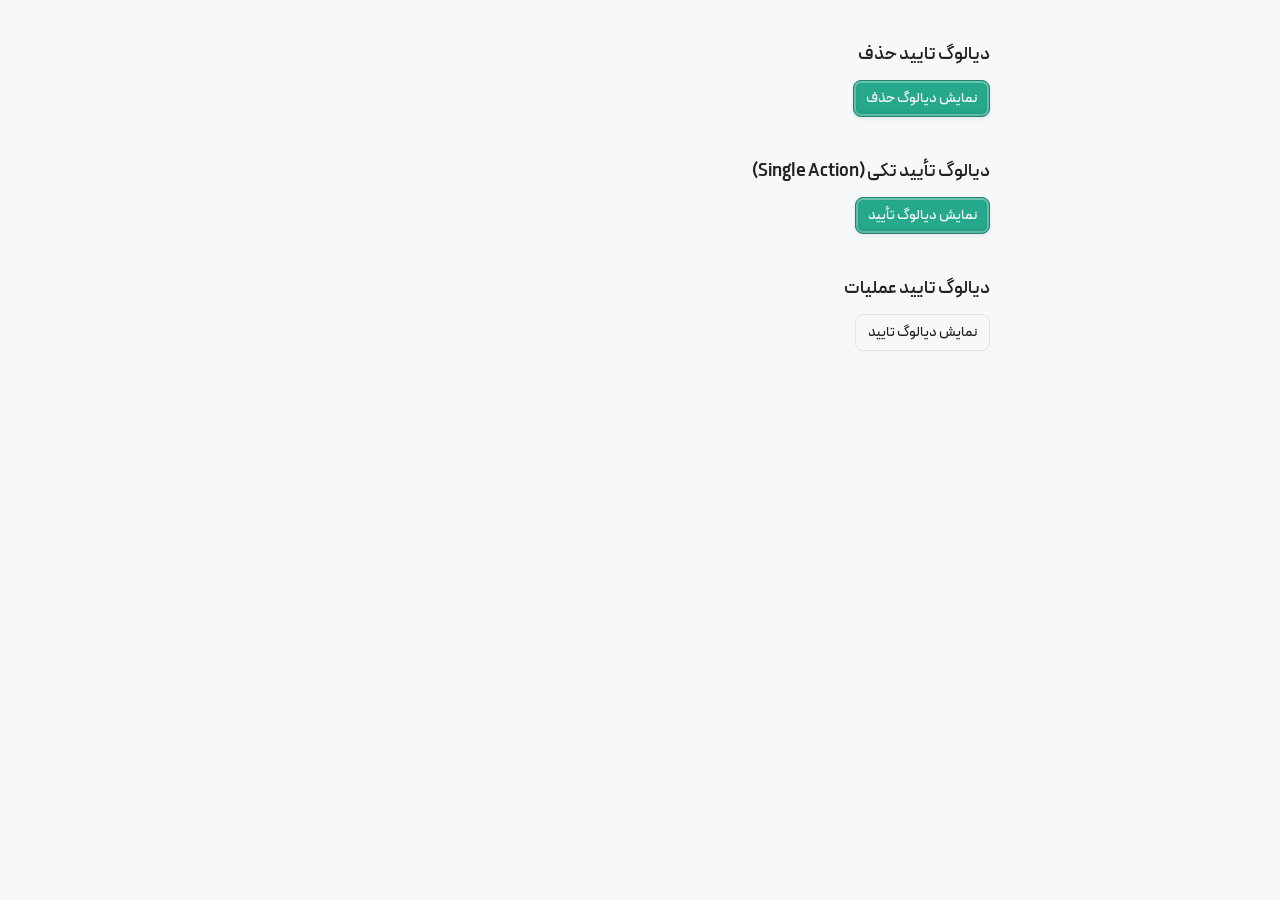
<file: components/dialog/index.html>
<!DOCTYPE html>
<html lang="fa" dir="rtl">
<head>
    <meta charset="UTF-8">
    <meta name="viewport" content="width=device-width, initial-scale=1.0">
    <title>Dialog Component</title>
    <link rel="stylesheet" href="../colors/colors.css">
    <link rel="stylesheet" href="../typography/typography.css">
    <link rel="stylesheet" href="../button/button.css">
    <link rel="stylesheet" href="dialog.css">
    <script src="dialog.js" defer></script>
    <style>
        * { margin: 0; padding: 0; box-sizing: border-box; }
        body {
            font-family: 'Peyda(FaNum)', sans-serif;
            background: #f6f8fa;
            padding: 40px 24px;
        }
        .demo-section {
            max-width: 700px;
            margin: 0 auto 40px;
        }
        .demo-section h2 {
            font-size: 18px;
            font-weight: 600;
            color: #222323;
            margin-bottom: 12px;
        }

    </style>
</head>
<body>

    <!-- ============================================
         Demo 1: Delete Confirmation (Danger)
         ============================================ -->
    <div class="demo-section">
        <h2>دیالوگ تایید حذف</h2>
        <div class="demo-buttons">
            <button class="btn btn--primary btn--medium" onclick="Dialog.open('dialog-delete')">نمایش دیالوگ حذف</button>
        </div>
    </div>

    <div class="dialog" id="dialog-delete">
        <div class="dialog__overlay"></div>
        <div class="dialog__panel">
            <div class="dialog__card">
                <div class="dialog__content">
                    <div class="dialog__header">
                        <h3 class="dialog__title">حذف کاربر؟</h3>
                        <button class="dialog__close" type="button" aria-label="بستن">
                            <svg viewBox="0 0 24 24" fill="none"><path d="M5.25 5.25L18.75 18.75M18.75 5.25L5.25 18.75" stroke="currentColor" stroke-width="1.5" stroke-linecap="round"/></svg>
                        </button>
                    </div>
                    <p class="dialog__description">آیا مطمئن هستید می‌خواهید این کاربر را حذف کنید؟ این عملیات قابل بازگشت نیست.</p>
                </div>
                <div class="dialog__actions">
                    <button class="dialog__btn dialog__btn--danger" data-action="delete">حذف</button>
                    <button class="dialog__btn dialog__btn--primary" data-action="cancel">انصراف</button>
                </div>
            </div>
        </div>
    </div>

    <!-- ============================================
         Demo 2: Single Action (Confirm Only)
         ============================================ -->
    <div class="demo-section">
        <h2>دیالوگ تأیید تکی (Single Action)</h2>
        <div class="demo-buttons">
            <button class="btn btn--primary btn--medium" onclick="Dialog.open('dialog-single')">نمایش دیالوگ تأیید</button>
        </div>
    </div>

    <div class="dialog" id="dialog-single">
        <div class="dialog__overlay"></div>
        <div class="dialog__panel">
            <div class="dialog__card">
                <div class="dialog__content">
                    <div class="dialog__header">
                        <h3 class="dialog__title">اطلاعات ثبت شد</h3>
                        <button class="dialog__close" type="button" aria-label="بستن">
                            <svg viewBox="0 0 24 24" fill="none"><path d="M5.25 5.25L18.75 18.75M18.75 5.25L5.25 18.75" stroke="currentColor" stroke-width="1.5" stroke-linecap="round"/></svg>
                        </button>
                    </div>
                    <p class="dialog__description">تغییرات شما با موفقیت ذخیره شد. می‌توانید به صفحه قبل بازگردید.</p>
                </div>
                <div class="dialog__actions dialog__actions--single">
                    <button class="dialog__btn dialog__btn--confirm" data-action="confirm">متوجه شدم</button>
                </div>
            </div>
        </div>
    </div>

    <!-- ============================================
         Demo 3: General Confirmation
         ============================================ -->
    <div class="demo-section">
        <h2>دیالوگ تایید عملیات</h2>
        <div class="demo-buttons">
            <button class="btn btn--outline btn--medium" onclick="Dialog.open('dialog-confirm')">نمایش دیالوگ تایید</button>
        </div>
    </div>

    <div class="dialog" id="dialog-confirm">
        <div class="dialog__overlay"></div>
        <div class="dialog__panel">
            <div class="dialog__card">
                <div class="dialog__content">
                    <div class="dialog__header">
                        <h3 class="dialog__title">تغییر وضعیت</h3>
                        <button class="dialog__close" type="button" aria-label="بستن">
                            <svg viewBox="0 0 24 24" fill="none"><path d="M5.25 5.25L18.75 18.75M18.75 5.25L5.25 18.75" stroke="currentColor" stroke-width="1.5" stroke-linecap="round"/></svg>
                        </button>
                    </div>
                    <p class="dialog__description">آیا از تغییر وضعیت ۳ کاربر انتخاب شده اطمینان دارید؟ وضعیت کاربران به «فعال» تغییر خواهد کرد.</p>
                </div>
                <div class="dialog__actions">
                    <button class="dialog__btn dialog__btn--danger" data-action="change-status">تغییر وضعیت</button>
                    <button class="dialog__btn dialog__btn--primary" data-action="cancel">انصراف</button>
                </div>
            </div>
        </div>
    </div>


</body>
</html>
</file>
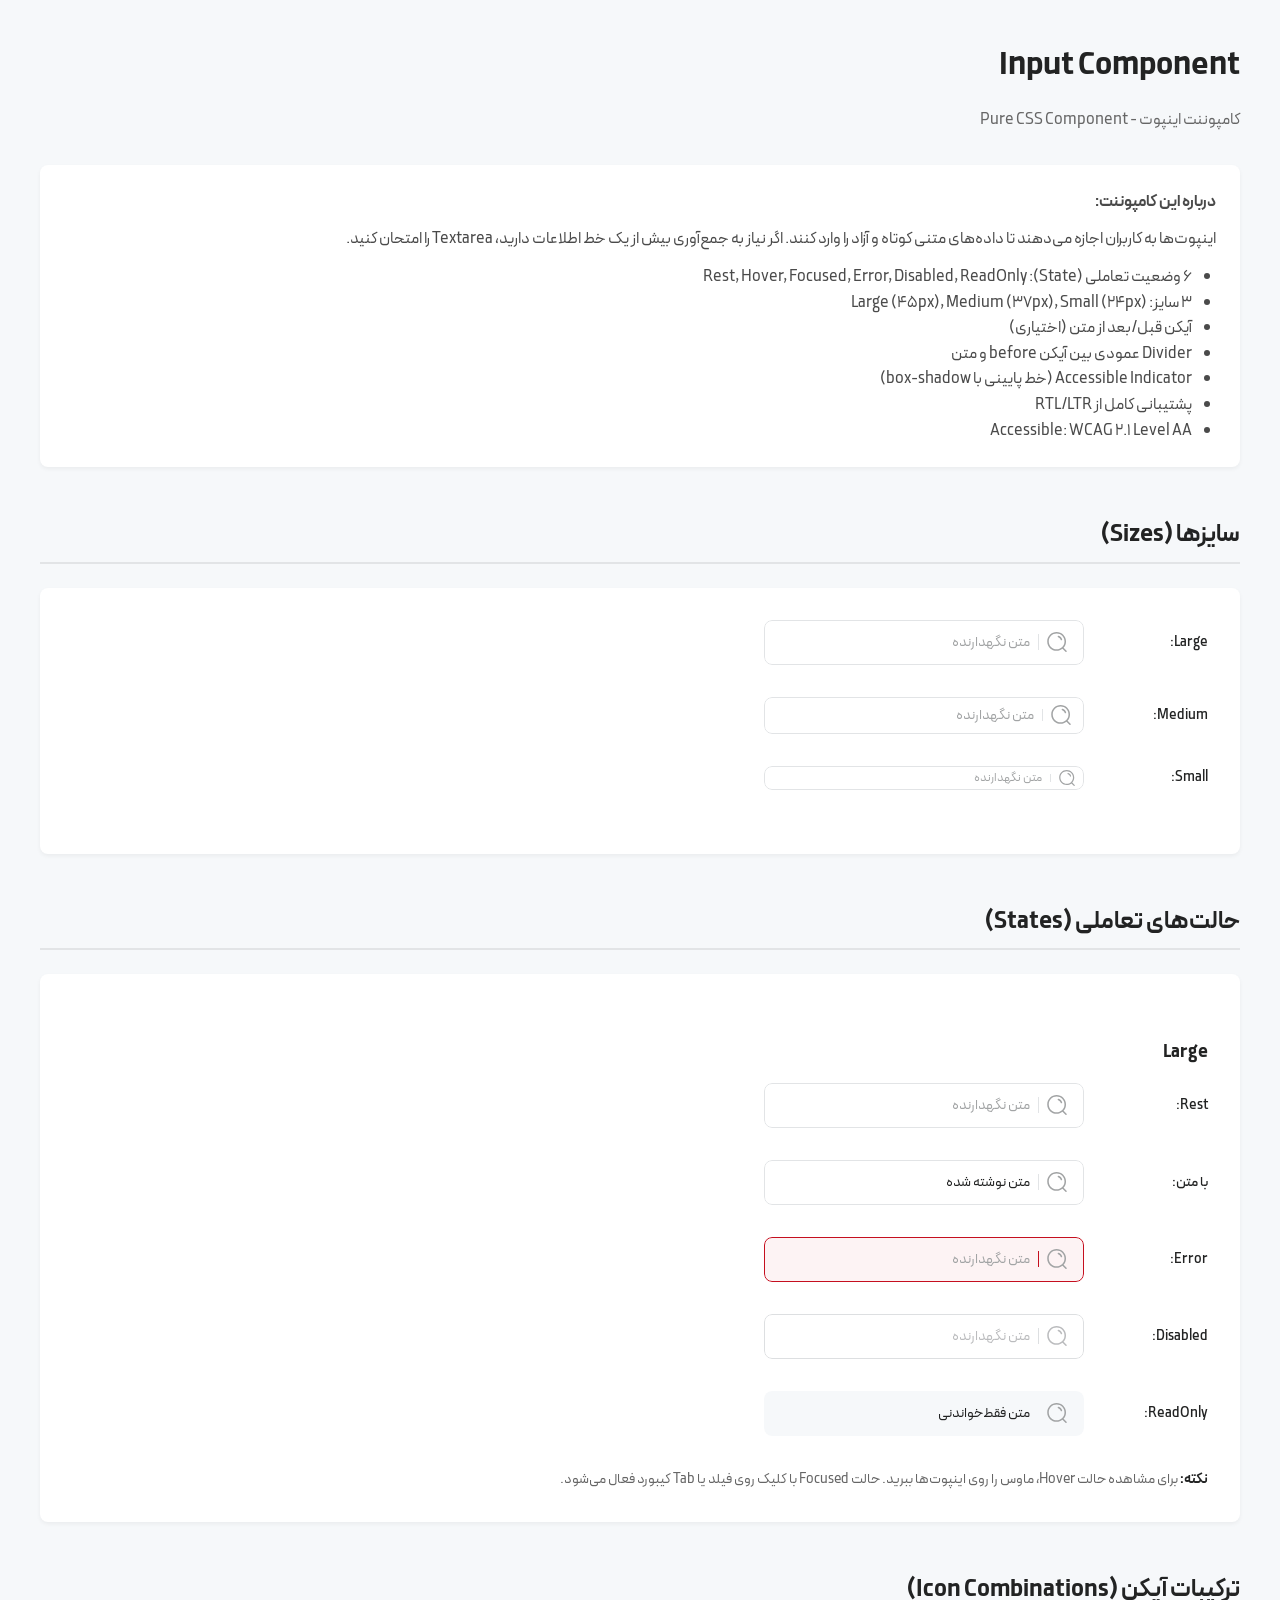
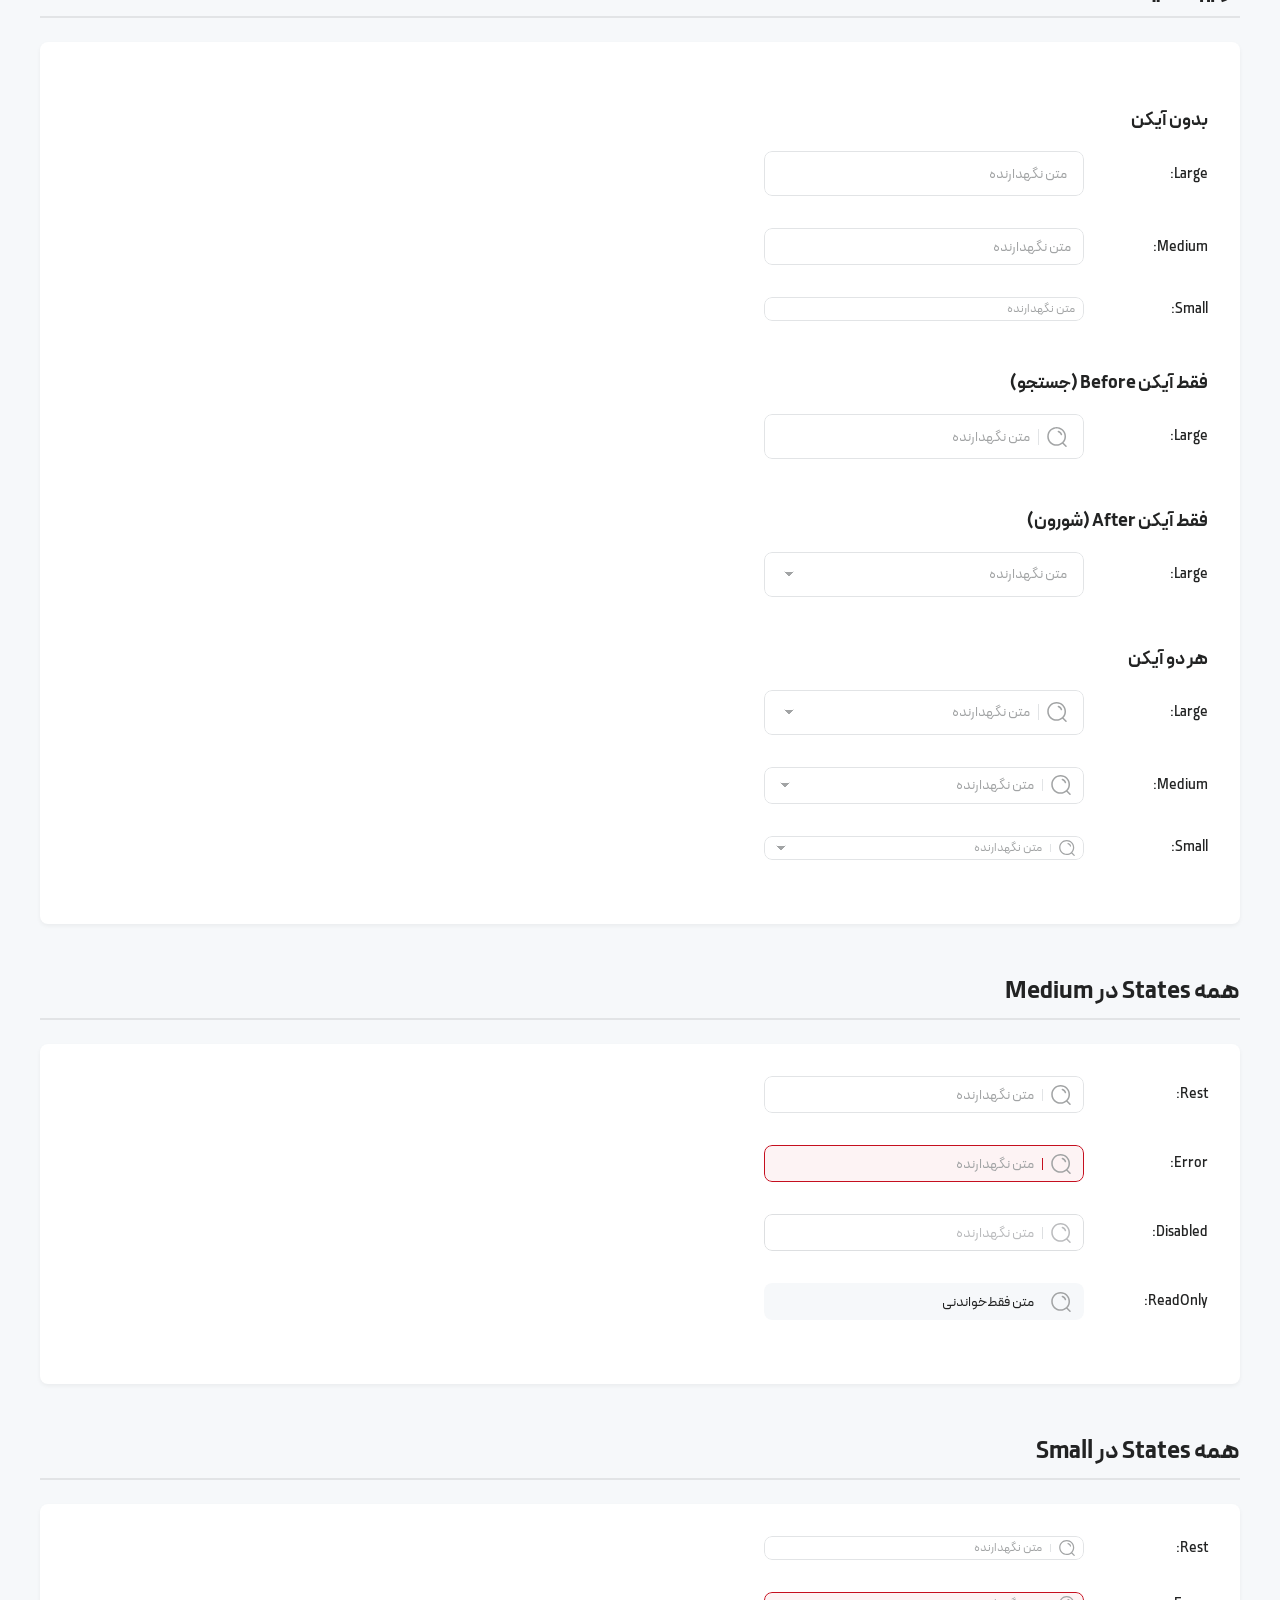
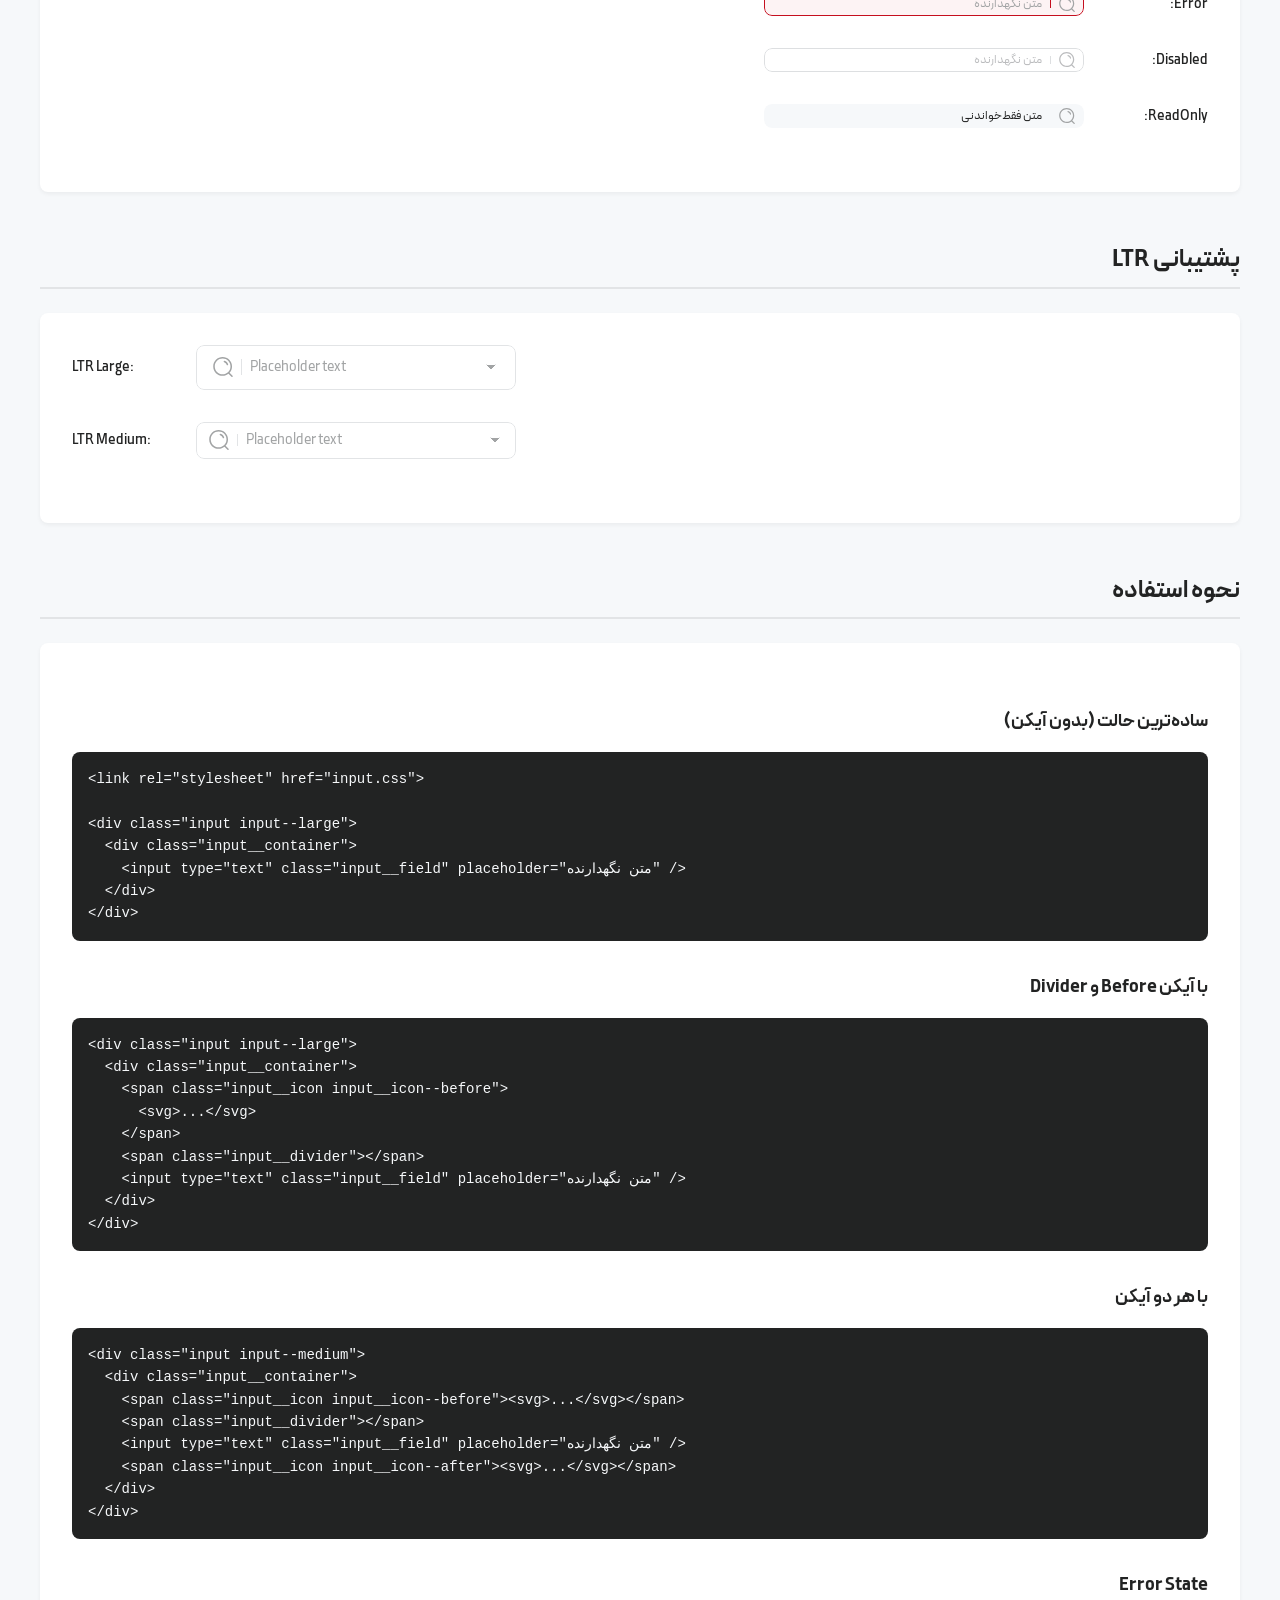
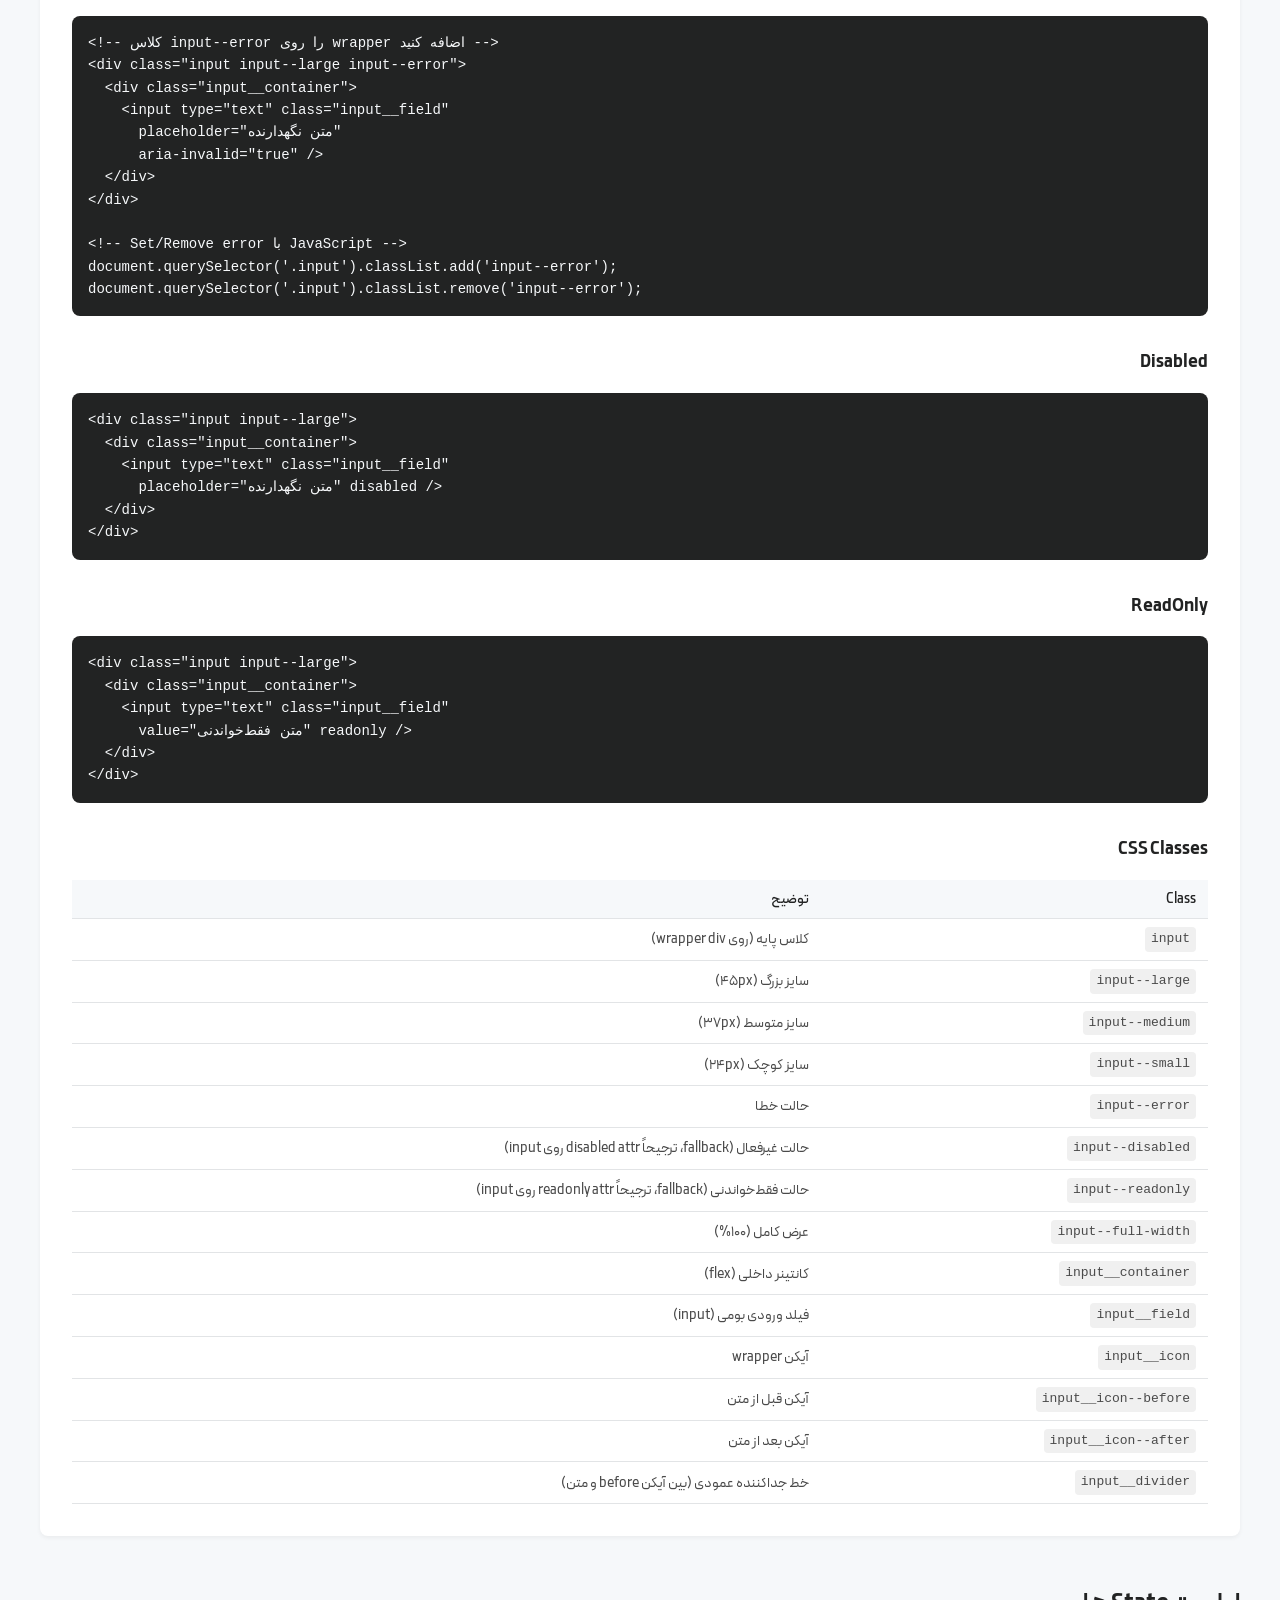
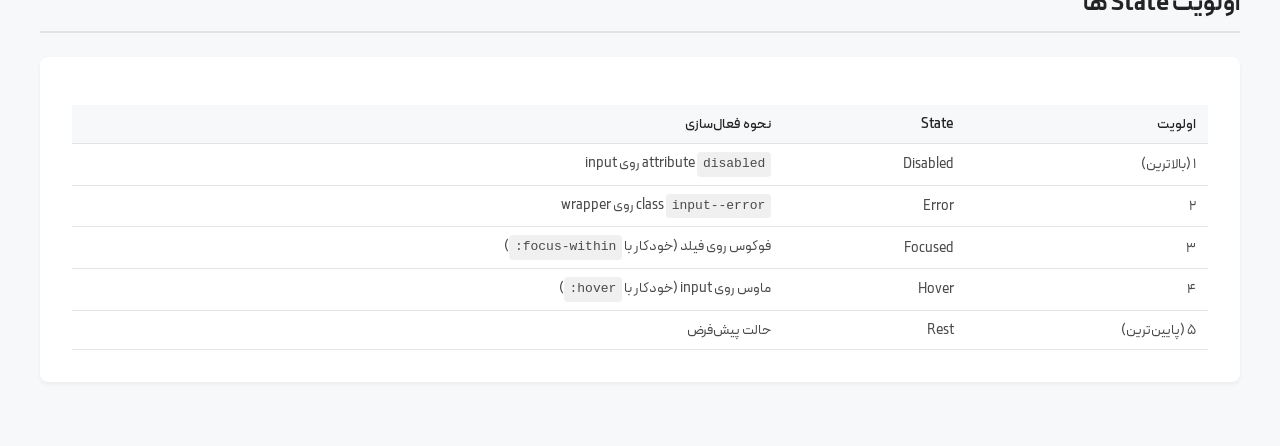
<file: components/input/index.html>
<!DOCTYPE html>
<html lang="fa" dir="rtl">
<head>
  <meta charset="UTF-8">
  <meta name="viewport" content="width=device-width, initial-scale=1.0">
  <title>Input Component - دمو کامپوننت اینپوت</title>
  <link rel="stylesheet" href="../colors/colors.css">
  <link rel="stylesheet" href="../typography/typography.css">
  <link rel="stylesheet" href="input.css">
  <style>
    * {
      margin: 0;
      padding: 0;
      box-sizing: border-box;
    }

    body {
      font-family: 'Peyda(FaNum)', sans-serif;
      background: #f6f8fa;
      padding: 40px 20px;
      line-height: 1.6;
    }

    .container {
      max-width: 1200px;
      margin: 0 auto;
    }

    h1 {
      font-size: 32px;
      margin-bottom: 16px;
      color: #222323;
    }

    h2 {
      font-size: 24px;
      margin-top: 48px;
      margin-bottom: 24px;
      color: #222323;
      border-bottom: 2px solid #e2e4e6;
      padding-bottom: 8px;
    }

    h3 {
      font-size: 18px;
      margin-top: 32px;
      margin-bottom: 16px;
      color: #222323;
    }

    .intro {
      background: white;
      padding: 24px;
      border-radius: 8px;
      margin-bottom: 32px;
      box-shadow: 0 2px 4px rgba(0,0,0,0.05);
    }

    .intro p {
      margin-bottom: 12px;
      color: #4a4a4a;
    }

    .intro ul {
      margin-right: 24px;
      color: #4a4a4a;
    }

    .section {
      background: white;
      padding: 32px;
      border-radius: 8px;
      margin-bottom: 24px;
      box-shadow: 0 2px 4px rgba(0,0,0,0.05);
    }

    .demo-row {
      display: flex;
      gap: 24px;
      flex-wrap: wrap;
      align-items: center;
      margin-bottom: 16px;
    }

    .demo-row > span.demo-label {
      font-weight: 500;
      min-width: 100px;
      color: #222323;
      font-size: 14px;
    }

    .demo-column {
      display: flex;
      flex-direction: column;
      gap: 16px;
      margin-bottom: 16px;
    }

    .code-block {
      background: #222323;
      color: #f6f8fa;
      padding: 16px;
      border-radius: 8px;
      font-family: 'Courier New', monospace;
      font-size: 14px;
      overflow-x: auto;
      margin-top: 16px;
      direction: ltr;
      text-align: left;
      white-space: pre;
      line-height: 1.6;
    }

    .note {
      margin-top: 16px;
      color: #666;
      font-size: 14px;
    }

    .note strong {
      color: #222323;
    }

    table {
      width: 100%;
      border-collapse: collapse;
      margin-top: 16px;
    }

    th, td {
      padding: 8px 12px;
      text-align: right;
      border-bottom: 1px solid #e2e4e6;
      font-size: 14px;
    }

    th {
      background: #f6f8fa;
      font-weight: 500;
      color: #222323;
    }

    td {
      color: #4a4a4a;
    }

    td code {
      background: #f0f0f0;
      padding: 2px 6px;
      border-radius: 4px;
      font-family: 'Courier New', monospace;
      font-size: 13px;
      direction: ltr;
      display: inline-block;
    }
  </style>
</head>
<body>
  <div class="container">
    <h1>Input Component</h1>
    <p style="margin-bottom: 32px; color: #666;">کامپوننت اینپوت - Pure CSS Component</p>

    <div class="intro">
      <p><strong>درباره این کامپوننت:</strong></p>
      <p>اینپوت‌ها به کاربران اجازه می‌دهند تا داده‌های متنی کوتاه و آزاد را وارد کنند. اگر نیاز به جمع‌آوری بیش از یک خط اطلاعات دارید، Textarea را امتحان کنید.</p>
      <ul>
        <li>6 وضعیت تعاملی (State): Rest, Hover, Focused, Error, Disabled, ReadOnly</li>
        <li>3 سایز: Large (45px), Medium (37px), Small (24px)</li>
        <li>آیکن قبل/بعد از متن (اختیاری)</li>
        <li>Divider عمودی بین آیکن before و متن</li>
        <li>Accessible Indicator (خط پایینی با box-shadow)</li>
        <li>پشتیبانی کامل از RTL/LTR</li>
        <li>Accessible: WCAG 2.1 Level AA</li>
      </ul>
    </div>

    <!-- ===== Sizes ===== -->
    <h2>سایزها (Sizes)</h2>
    <div class="section">
      <div class="demo-column">
        <div class="demo-row">
          <span class="demo-label">Large:</span>
          <div class="input input--large">
            <div class="input__container">
              <span class="input__icon input__icon--before">
                <svg viewBox="0 0 15.89 16.25" fill="none" xmlns="http://www.w3.org/2000/svg"><path fill-rule="evenodd" clip-rule="evenodd" d="M7.64 1.25C4.11 1.25 1.25 4.11 1.25 7.64C1.25 11.17 4.11 14.03 7.64 14.03C9.31 14.03 10.82 13.39 11.96 12.35L11.97 12.34C11.99 12.32 12 12.31 12.02 12.29C13.26 11.13 14.03 9.47 14.03 7.64C14.03 4.11 11.17 1.25 7.64 1.25ZM13.3 12.78C14.53 11.42 15.28 9.62 15.28 7.64C15.28 3.42 11.86 0 7.64 0C3.42 0 0 3.42 0 7.64C0 11.86 3.42 15.28 7.64 15.28C9.43 15.28 11.08 14.66 12.38 13.63L14.83 16.07C15.07 16.31 15.47 16.31 15.71 16.07C15.95 15.82 15.95 15.43 15.71 15.18L13.3 12.78ZM8.46 3.56C8.56 3.23 8.91 3.04 9.24 3.14C10.6 3.56 11.67 4.62 12.11 5.97C12.22 6.29 12.04 6.65 11.71 6.75C11.38 6.86 11.03 6.68 10.92 6.35C10.61 5.39 9.84 4.64 8.87 4.34C8.54 4.24 8.36 3.89 8.46 3.56Z" fill="currentColor"/></svg>
              </span>
              <span class="input__divider"></span>
              <input type="text" class="input__field" placeholder="متن نگهدارنده" />
            </div>

          </div>
        </div>
        <div class="demo-row">
          <span class="demo-label">Medium:</span>
          <div class="input input--medium">
            <div class="input__container">
              <span class="input__icon input__icon--before">
                <svg viewBox="0 0 15.89 16.25" fill="none" xmlns="http://www.w3.org/2000/svg"><path fill-rule="evenodd" clip-rule="evenodd" d="M7.64 1.25C4.11 1.25 1.25 4.11 1.25 7.64C1.25 11.17 4.11 14.03 7.64 14.03C9.31 14.03 10.82 13.39 11.96 12.35L11.97 12.34C11.99 12.32 12 12.31 12.02 12.29C13.26 11.13 14.03 9.47 14.03 7.64C14.03 4.11 11.17 1.25 7.64 1.25ZM13.3 12.78C14.53 11.42 15.28 9.62 15.28 7.64C15.28 3.42 11.86 0 7.64 0C3.42 0 0 3.42 0 7.64C0 11.86 3.42 15.28 7.64 15.28C9.43 15.28 11.08 14.66 12.38 13.63L14.83 16.07C15.07 16.31 15.47 16.31 15.71 16.07C15.95 15.82 15.95 15.43 15.71 15.18L13.3 12.78ZM8.46 3.56C8.56 3.23 8.91 3.04 9.24 3.14C10.6 3.56 11.67 4.62 12.11 5.97C12.22 6.29 12.04 6.65 11.71 6.75C11.38 6.86 11.03 6.68 10.92 6.35C10.61 5.39 9.84 4.64 8.87 4.34C8.54 4.24 8.36 3.89 8.46 3.56Z" fill="currentColor"/></svg>
              </span>
              <span class="input__divider"></span>
              <input type="text" class="input__field" placeholder="متن نگهدارنده" />
            </div>

          </div>
        </div>
        <div class="demo-row">
          <span class="demo-label">Small:</span>
          <div class="input input--small">
            <div class="input__container">
              <span class="input__icon input__icon--before">
                <svg viewBox="0 0 15.89 16.25" fill="none" xmlns="http://www.w3.org/2000/svg"><path fill-rule="evenodd" clip-rule="evenodd" d="M7.64 1.25C4.11 1.25 1.25 4.11 1.25 7.64C1.25 11.17 4.11 14.03 7.64 14.03C9.31 14.03 10.82 13.39 11.96 12.35L11.97 12.34C11.99 12.32 12 12.31 12.02 12.29C13.26 11.13 14.03 9.47 14.03 7.64C14.03 4.11 11.17 1.25 7.64 1.25ZM13.3 12.78C14.53 11.42 15.28 9.62 15.28 7.64C15.28 3.42 11.86 0 7.64 0C3.42 0 0 3.42 0 7.64C0 11.86 3.42 15.28 7.64 15.28C9.43 15.28 11.08 14.66 12.38 13.63L14.83 16.07C15.07 16.31 15.47 16.31 15.71 16.07C15.95 15.82 15.95 15.43 15.71 15.18L13.3 12.78ZM8.46 3.56C8.56 3.23 8.91 3.04 9.24 3.14C10.6 3.56 11.67 4.62 12.11 5.97C12.22 6.29 12.04 6.65 11.71 6.75C11.38 6.86 11.03 6.68 10.92 6.35C10.61 5.39 9.84 4.64 8.87 4.34C8.54 4.24 8.36 3.89 8.46 3.56Z" fill="currentColor"/></svg>
              </span>
              <span class="input__divider"></span>
              <input type="text" class="input__field" placeholder="متن نگهدارنده" />
            </div>

          </div>
        </div>
      </div>
    </div>

    <!-- ===== States ===== -->
    <h2>حالت‌های تعاملی (States)</h2>
    <div class="section">
      <h3>Large</h3>
      <div class="demo-column">
        <div class="demo-row">
          <span class="demo-label">Rest:</span>
          <div class="input input--large">
            <div class="input__container">
              <span class="input__icon input__icon--before">
                <svg viewBox="0 0 15.89 16.25" fill="none" xmlns="http://www.w3.org/2000/svg"><path fill-rule="evenodd" clip-rule="evenodd" d="M7.64 1.25C4.11 1.25 1.25 4.11 1.25 7.64C1.25 11.17 4.11 14.03 7.64 14.03C9.31 14.03 10.82 13.39 11.96 12.35L11.97 12.34C11.99 12.32 12 12.31 12.02 12.29C13.26 11.13 14.03 9.47 14.03 7.64C14.03 4.11 11.17 1.25 7.64 1.25ZM13.3 12.78C14.53 11.42 15.28 9.62 15.28 7.64C15.28 3.42 11.86 0 7.64 0C3.42 0 0 3.42 0 7.64C0 11.86 3.42 15.28 7.64 15.28C9.43 15.28 11.08 14.66 12.38 13.63L14.83 16.07C15.07 16.31 15.47 16.31 15.71 16.07C15.95 15.82 15.95 15.43 15.71 15.18L13.3 12.78ZM8.46 3.56C8.56 3.23 8.91 3.04 9.24 3.14C10.6 3.56 11.67 4.62 12.11 5.97C12.22 6.29 12.04 6.65 11.71 6.75C11.38 6.86 11.03 6.68 10.92 6.35C10.61 5.39 9.84 4.64 8.87 4.34C8.54 4.24 8.36 3.89 8.46 3.56Z" fill="currentColor"/></svg>
              </span>
              <span class="input__divider"></span>
              <input type="text" class="input__field" placeholder="متن نگهدارنده" />
            </div>

          </div>
        </div>
        <div class="demo-row">
          <span class="demo-label">با متن:</span>
          <div class="input input--large">
            <div class="input__container">
              <span class="input__icon input__icon--before">
                <svg viewBox="0 0 15.89 16.25" fill="none" xmlns="http://www.w3.org/2000/svg"><path fill-rule="evenodd" clip-rule="evenodd" d="M7.64 1.25C4.11 1.25 1.25 4.11 1.25 7.64C1.25 11.17 4.11 14.03 7.64 14.03C9.31 14.03 10.82 13.39 11.96 12.35L11.97 12.34C11.99 12.32 12 12.31 12.02 12.29C13.26 11.13 14.03 9.47 14.03 7.64C14.03 4.11 11.17 1.25 7.64 1.25ZM13.3 12.78C14.53 11.42 15.28 9.62 15.28 7.64C15.28 3.42 11.86 0 7.64 0C3.42 0 0 3.42 0 7.64C0 11.86 3.42 15.28 7.64 15.28C9.43 15.28 11.08 14.66 12.38 13.63L14.83 16.07C15.07 16.31 15.47 16.31 15.71 16.07C15.95 15.82 15.95 15.43 15.71 15.18L13.3 12.78ZM8.46 3.56C8.56 3.23 8.91 3.04 9.24 3.14C10.6 3.56 11.67 4.62 12.11 5.97C12.22 6.29 12.04 6.65 11.71 6.75C11.38 6.86 11.03 6.68 10.92 6.35C10.61 5.39 9.84 4.64 8.87 4.34C8.54 4.24 8.36 3.89 8.46 3.56Z" fill="currentColor"/></svg>
              </span>
              <span class="input__divider"></span>
              <input type="text" class="input__field" value="متن نوشته شده" />
            </div>

          </div>
        </div>
        <div class="demo-row">
          <span class="demo-label">Error:</span>
          <div class="input input--large input--error">
            <div class="input__container">
              <span class="input__icon input__icon--before">
                <svg viewBox="0 0 15.89 16.25" fill="none" xmlns="http://www.w3.org/2000/svg"><path fill-rule="evenodd" clip-rule="evenodd" d="M7.64 1.25C4.11 1.25 1.25 4.11 1.25 7.64C1.25 11.17 4.11 14.03 7.64 14.03C9.31 14.03 10.82 13.39 11.96 12.35L11.97 12.34C11.99 12.32 12 12.31 12.02 12.29C13.26 11.13 14.03 9.47 14.03 7.64C14.03 4.11 11.17 1.25 7.64 1.25ZM13.3 12.78C14.53 11.42 15.28 9.62 15.28 7.64C15.28 3.42 11.86 0 7.64 0C3.42 0 0 3.42 0 7.64C0 11.86 3.42 15.28 7.64 15.28C9.43 15.28 11.08 14.66 12.38 13.63L14.83 16.07C15.07 16.31 15.47 16.31 15.71 16.07C15.95 15.82 15.95 15.43 15.71 15.18L13.3 12.78ZM8.46 3.56C8.56 3.23 8.91 3.04 9.24 3.14C10.6 3.56 11.67 4.62 12.11 5.97C12.22 6.29 12.04 6.65 11.71 6.75C11.38 6.86 11.03 6.68 10.92 6.35C10.61 5.39 9.84 4.64 8.87 4.34C8.54 4.24 8.36 3.89 8.46 3.56Z" fill="currentColor"/></svg>
              </span>
              <span class="input__divider"></span>
              <input type="text" class="input__field" placeholder="متن نگهدارنده" aria-invalid="true" />
            </div>

          </div>
        </div>
        <div class="demo-row">
          <span class="demo-label">Disabled:</span>
          <div class="input input--large">
            <div class="input__container">
              <span class="input__icon input__icon--before">
                <svg viewBox="0 0 15.89 16.25" fill="none" xmlns="http://www.w3.org/2000/svg"><path fill-rule="evenodd" clip-rule="evenodd" d="M7.64 1.25C4.11 1.25 1.25 4.11 1.25 7.64C1.25 11.17 4.11 14.03 7.64 14.03C9.31 14.03 10.82 13.39 11.96 12.35L11.97 12.34C11.99 12.32 12 12.31 12.02 12.29C13.26 11.13 14.03 9.47 14.03 7.64C14.03 4.11 11.17 1.25 7.64 1.25ZM13.3 12.78C14.53 11.42 15.28 9.62 15.28 7.64C15.28 3.42 11.86 0 7.64 0C3.42 0 0 3.42 0 7.64C0 11.86 3.42 15.28 7.64 15.28C9.43 15.28 11.08 14.66 12.38 13.63L14.83 16.07C15.07 16.31 15.47 16.31 15.71 16.07C15.95 15.82 15.95 15.43 15.71 15.18L13.3 12.78ZM8.46 3.56C8.56 3.23 8.91 3.04 9.24 3.14C10.6 3.56 11.67 4.62 12.11 5.97C12.22 6.29 12.04 6.65 11.71 6.75C11.38 6.86 11.03 6.68 10.92 6.35C10.61 5.39 9.84 4.64 8.87 4.34C8.54 4.24 8.36 3.89 8.46 3.56Z" fill="currentColor"/></svg>
              </span>
              <span class="input__divider"></span>
              <input type="text" class="input__field" placeholder="متن نگهدارنده" disabled />
            </div>

          </div>
        </div>
        <div class="demo-row">
          <span class="demo-label">ReadOnly:</span>
          <div class="input input--large">
            <div class="input__container">
              <span class="input__icon input__icon--before">
                <svg viewBox="0 0 15.89 16.25" fill="none" xmlns="http://www.w3.org/2000/svg"><path fill-rule="evenodd" clip-rule="evenodd" d="M7.64 1.25C4.11 1.25 1.25 4.11 1.25 7.64C1.25 11.17 4.11 14.03 7.64 14.03C9.31 14.03 10.82 13.39 11.96 12.35L11.97 12.34C11.99 12.32 12 12.31 12.02 12.29C13.26 11.13 14.03 9.47 14.03 7.64C14.03 4.11 11.17 1.25 7.64 1.25ZM13.3 12.78C14.53 11.42 15.28 9.62 15.28 7.64C15.28 3.42 11.86 0 7.64 0C3.42 0 0 3.42 0 7.64C0 11.86 3.42 15.28 7.64 15.28C9.43 15.28 11.08 14.66 12.38 13.63L14.83 16.07C15.07 16.31 15.47 16.31 15.71 16.07C15.95 15.82 15.95 15.43 15.71 15.18L13.3 12.78ZM8.46 3.56C8.56 3.23 8.91 3.04 9.24 3.14C10.6 3.56 11.67 4.62 12.11 5.97C12.22 6.29 12.04 6.65 11.71 6.75C11.38 6.86 11.03 6.68 10.92 6.35C10.61 5.39 9.84 4.64 8.87 4.34C8.54 4.24 8.36 3.89 8.46 3.56Z" fill="currentColor"/></svg>
              </span>
              <span class="input__divider"></span>
              <input type="text" class="input__field" value="متن فقط‌خواندنی" readonly />
            </div>

          </div>
        </div>
      </div>

      <p class="note">
        <strong>نکته:</strong> برای مشاهده حالت Hover، ماوس را روی اینپوت‌ها ببرید.
        حالت Focused با کلیک روی فیلد یا Tab کیبورد فعال می‌شود.
      </p>
    </div>

    <!-- ===== Icon Combinations ===== -->
    <h2>ترکیبات آیکن (Icon Combinations)</h2>
    <div class="section">
      <h3>بدون آیکن</h3>
      <div class="demo-column">
        <div class="demo-row">
          <span class="demo-label">Large:</span>
          <div class="input input--large">
            <div class="input__container">
              <input type="text" class="input__field" placeholder="متن نگهدارنده" />
            </div>

          </div>
        </div>
        <div class="demo-row">
          <span class="demo-label">Medium:</span>
          <div class="input input--medium">
            <div class="input__container">
              <input type="text" class="input__field" placeholder="متن نگهدارنده" />
            </div>

          </div>
        </div>
        <div class="demo-row">
          <span class="demo-label">Small:</span>
          <div class="input input--small">
            <div class="input__container">
              <input type="text" class="input__field" placeholder="متن نگهدارنده" />
            </div>

          </div>
        </div>
      </div>

      <h3>فقط آیکن Before (جستجو)</h3>
      <div class="demo-column">
        <div class="demo-row">
          <span class="demo-label">Large:</span>
          <div class="input input--large">
            <div class="input__container">
              <span class="input__icon input__icon--before">
                <svg viewBox="0 0 15.89 16.25" fill="none" xmlns="http://www.w3.org/2000/svg"><path fill-rule="evenodd" clip-rule="evenodd" d="M7.64 1.25C4.11 1.25 1.25 4.11 1.25 7.64C1.25 11.17 4.11 14.03 7.64 14.03C9.31 14.03 10.82 13.39 11.96 12.35L11.97 12.34C11.99 12.32 12 12.31 12.02 12.29C13.26 11.13 14.03 9.47 14.03 7.64C14.03 4.11 11.17 1.25 7.64 1.25ZM13.3 12.78C14.53 11.42 15.28 9.62 15.28 7.64C15.28 3.42 11.86 0 7.64 0C3.42 0 0 3.42 0 7.64C0 11.86 3.42 15.28 7.64 15.28C9.43 15.28 11.08 14.66 12.38 13.63L14.83 16.07C15.07 16.31 15.47 16.31 15.71 16.07C15.95 15.82 15.95 15.43 15.71 15.18L13.3 12.78ZM8.46 3.56C8.56 3.23 8.91 3.04 9.24 3.14C10.6 3.56 11.67 4.62 12.11 5.97C12.22 6.29 12.04 6.65 11.71 6.75C11.38 6.86 11.03 6.68 10.92 6.35C10.61 5.39 9.84 4.64 8.87 4.34C8.54 4.24 8.36 3.89 8.46 3.56Z" fill="currentColor"/></svg>
              </span>
              <span class="input__divider"></span>
              <input type="text" class="input__field" placeholder="متن نگهدارنده" />
            </div>

          </div>
        </div>
      </div>

      <h3>فقط آیکن After (شورون)</h3>
      <div class="demo-column">
        <div class="demo-row">
          <span class="demo-label">Large:</span>
          <div class="input input--large">
            <div class="input__container">
              <input type="text" class="input__field" placeholder="متن نگهدارنده" />
              <span class="input__icon input__icon--after">
                <svg viewBox="0 0 24 24" fill="none"><path d="M6 9L12 15L18 9" stroke="currentColor" stroke-width="1.5" stroke-linecap="round" stroke-linejoin="round"/></svg>
              </span>
            </div>

          </div>
        </div>
      </div>

      <h3>هر دو آیکن</h3>
      <div class="demo-column">
        <div class="demo-row">
          <span class="demo-label">Large:</span>
          <div class="input input--large">
            <div class="input__container">
              <span class="input__icon input__icon--before">
                <svg viewBox="0 0 15.89 16.25" fill="none" xmlns="http://www.w3.org/2000/svg"><path fill-rule="evenodd" clip-rule="evenodd" d="M7.64 1.25C4.11 1.25 1.25 4.11 1.25 7.64C1.25 11.17 4.11 14.03 7.64 14.03C9.31 14.03 10.82 13.39 11.96 12.35L11.97 12.34C11.99 12.32 12 12.31 12.02 12.29C13.26 11.13 14.03 9.47 14.03 7.64C14.03 4.11 11.17 1.25 7.64 1.25ZM13.3 12.78C14.53 11.42 15.28 9.62 15.28 7.64C15.28 3.42 11.86 0 7.64 0C3.42 0 0 3.42 0 7.64C0 11.86 3.42 15.28 7.64 15.28C9.43 15.28 11.08 14.66 12.38 13.63L14.83 16.07C15.07 16.31 15.47 16.31 15.71 16.07C15.95 15.82 15.95 15.43 15.71 15.18L13.3 12.78ZM8.46 3.56C8.56 3.23 8.91 3.04 9.24 3.14C10.6 3.56 11.67 4.62 12.11 5.97C12.22 6.29 12.04 6.65 11.71 6.75C11.38 6.86 11.03 6.68 10.92 6.35C10.61 5.39 9.84 4.64 8.87 4.34C8.54 4.24 8.36 3.89 8.46 3.56Z" fill="currentColor"/></svg>
              </span>
              <span class="input__divider"></span>
              <input type="text" class="input__field" placeholder="متن نگهدارنده" />
              <span class="input__icon input__icon--after">
                <svg viewBox="0 0 24 24" fill="none"><path d="M6 9L12 15L18 9" stroke="currentColor" stroke-width="1.5" stroke-linecap="round" stroke-linejoin="round"/></svg>
              </span>
            </div>

          </div>
        </div>
        <div class="demo-row">
          <span class="demo-label">Medium:</span>
          <div class="input input--medium">
            <div class="input__container">
              <span class="input__icon input__icon--before">
                <svg viewBox="0 0 15.89 16.25" fill="none" xmlns="http://www.w3.org/2000/svg"><path fill-rule="evenodd" clip-rule="evenodd" d="M7.64 1.25C4.11 1.25 1.25 4.11 1.25 7.64C1.25 11.17 4.11 14.03 7.64 14.03C9.31 14.03 10.82 13.39 11.96 12.35L11.97 12.34C11.99 12.32 12 12.31 12.02 12.29C13.26 11.13 14.03 9.47 14.03 7.64C14.03 4.11 11.17 1.25 7.64 1.25ZM13.3 12.78C14.53 11.42 15.28 9.62 15.28 7.64C15.28 3.42 11.86 0 7.64 0C3.42 0 0 3.42 0 7.64C0 11.86 3.42 15.28 7.64 15.28C9.43 15.28 11.08 14.66 12.38 13.63L14.83 16.07C15.07 16.31 15.47 16.31 15.71 16.07C15.95 15.82 15.95 15.43 15.71 15.18L13.3 12.78ZM8.46 3.56C8.56 3.23 8.91 3.04 9.24 3.14C10.6 3.56 11.67 4.62 12.11 5.97C12.22 6.29 12.04 6.65 11.71 6.75C11.38 6.86 11.03 6.68 10.92 6.35C10.61 5.39 9.84 4.64 8.87 4.34C8.54 4.24 8.36 3.89 8.46 3.56Z" fill="currentColor"/></svg>
              </span>
              <span class="input__divider"></span>
              <input type="text" class="input__field" placeholder="متن نگهدارنده" />
              <span class="input__icon input__icon--after">
                <svg viewBox="0 0 24 24" fill="none"><path d="M6 9L12 15L18 9" stroke="currentColor" stroke-width="1.5" stroke-linecap="round" stroke-linejoin="round"/></svg>
              </span>
            </div>

          </div>
        </div>
        <div class="demo-row">
          <span class="demo-label">Small:</span>
          <div class="input input--small">
            <div class="input__container">
              <span class="input__icon input__icon--before">
                <svg viewBox="0 0 15.89 16.25" fill="none" xmlns="http://www.w3.org/2000/svg"><path fill-rule="evenodd" clip-rule="evenodd" d="M7.64 1.25C4.11 1.25 1.25 4.11 1.25 7.64C1.25 11.17 4.11 14.03 7.64 14.03C9.31 14.03 10.82 13.39 11.96 12.35L11.97 12.34C11.99 12.32 12 12.31 12.02 12.29C13.26 11.13 14.03 9.47 14.03 7.64C14.03 4.11 11.17 1.25 7.64 1.25ZM13.3 12.78C14.53 11.42 15.28 9.62 15.28 7.64C15.28 3.42 11.86 0 7.64 0C3.42 0 0 3.42 0 7.64C0 11.86 3.42 15.28 7.64 15.28C9.43 15.28 11.08 14.66 12.38 13.63L14.83 16.07C15.07 16.31 15.47 16.31 15.71 16.07C15.95 15.82 15.95 15.43 15.71 15.18L13.3 12.78ZM8.46 3.56C8.56 3.23 8.91 3.04 9.24 3.14C10.6 3.56 11.67 4.62 12.11 5.97C12.22 6.29 12.04 6.65 11.71 6.75C11.38 6.86 11.03 6.68 10.92 6.35C10.61 5.39 9.84 4.64 8.87 4.34C8.54 4.24 8.36 3.89 8.46 3.56Z" fill="currentColor"/></svg>
              </span>
              <span class="input__divider"></span>
              <input type="text" class="input__field" placeholder="متن نگهدارنده" />
              <span class="input__icon input__icon--after">
                <svg viewBox="0 0 24 24" fill="none"><path d="M6 9L12 15L18 9" stroke="currentColor" stroke-width="1.5" stroke-linecap="round" stroke-linejoin="round"/></svg>
              </span>
            </div>

          </div>
        </div>
      </div>
    </div>

    <!-- ===== States × Sizes Grid ===== -->
    <h2>همه States در Medium</h2>
    <div class="section">
      <div class="demo-column">
        <div class="demo-row">
          <span class="demo-label">Rest:</span>
          <div class="input input--medium">
            <div class="input__container">
              <span class="input__icon input__icon--before">
                <svg viewBox="0 0 15.89 16.25" fill="none" xmlns="http://www.w3.org/2000/svg"><path fill-rule="evenodd" clip-rule="evenodd" d="M7.64 1.25C4.11 1.25 1.25 4.11 1.25 7.64C1.25 11.17 4.11 14.03 7.64 14.03C9.31 14.03 10.82 13.39 11.96 12.35L11.97 12.34C11.99 12.32 12 12.31 12.02 12.29C13.26 11.13 14.03 9.47 14.03 7.64C14.03 4.11 11.17 1.25 7.64 1.25ZM13.3 12.78C14.53 11.42 15.28 9.62 15.28 7.64C15.28 3.42 11.86 0 7.64 0C3.42 0 0 3.42 0 7.64C0 11.86 3.42 15.28 7.64 15.28C9.43 15.28 11.08 14.66 12.38 13.63L14.83 16.07C15.07 16.31 15.47 16.31 15.71 16.07C15.95 15.82 15.95 15.43 15.71 15.18L13.3 12.78ZM8.46 3.56C8.56 3.23 8.91 3.04 9.24 3.14C10.6 3.56 11.67 4.62 12.11 5.97C12.22 6.29 12.04 6.65 11.71 6.75C11.38 6.86 11.03 6.68 10.92 6.35C10.61 5.39 9.84 4.64 8.87 4.34C8.54 4.24 8.36 3.89 8.46 3.56Z" fill="currentColor"/></svg>
              </span>
              <span class="input__divider"></span>
              <input type="text" class="input__field" placeholder="متن نگهدارنده" />
            </div>

          </div>
        </div>
        <div class="demo-row">
          <span class="demo-label">Error:</span>
          <div class="input input--medium input--error">
            <div class="input__container">
              <span class="input__icon input__icon--before">
                <svg viewBox="0 0 15.89 16.25" fill="none" xmlns="http://www.w3.org/2000/svg"><path fill-rule="evenodd" clip-rule="evenodd" d="M7.64 1.25C4.11 1.25 1.25 4.11 1.25 7.64C1.25 11.17 4.11 14.03 7.64 14.03C9.31 14.03 10.82 13.39 11.96 12.35L11.97 12.34C11.99 12.32 12 12.31 12.02 12.29C13.26 11.13 14.03 9.47 14.03 7.64C14.03 4.11 11.17 1.25 7.64 1.25ZM13.3 12.78C14.53 11.42 15.28 9.62 15.28 7.64C15.28 3.42 11.86 0 7.64 0C3.42 0 0 3.42 0 7.64C0 11.86 3.42 15.28 7.64 15.28C9.43 15.28 11.08 14.66 12.38 13.63L14.83 16.07C15.07 16.31 15.47 16.31 15.71 16.07C15.95 15.82 15.95 15.43 15.71 15.18L13.3 12.78ZM8.46 3.56C8.56 3.23 8.91 3.04 9.24 3.14C10.6 3.56 11.67 4.62 12.11 5.97C12.22 6.29 12.04 6.65 11.71 6.75C11.38 6.86 11.03 6.68 10.92 6.35C10.61 5.39 9.84 4.64 8.87 4.34C8.54 4.24 8.36 3.89 8.46 3.56Z" fill="currentColor"/></svg>
              </span>
              <span class="input__divider"></span>
              <input type="text" class="input__field" placeholder="متن نگهدارنده" aria-invalid="true" />
            </div>

          </div>
        </div>
        <div class="demo-row">
          <span class="demo-label">Disabled:</span>
          <div class="input input--medium">
            <div class="input__container">
              <span class="input__icon input__icon--before">
                <svg viewBox="0 0 15.89 16.25" fill="none" xmlns="http://www.w3.org/2000/svg"><path fill-rule="evenodd" clip-rule="evenodd" d="M7.64 1.25C4.11 1.25 1.25 4.11 1.25 7.64C1.25 11.17 4.11 14.03 7.64 14.03C9.31 14.03 10.82 13.39 11.96 12.35L11.97 12.34C11.99 12.32 12 12.31 12.02 12.29C13.26 11.13 14.03 9.47 14.03 7.64C14.03 4.11 11.17 1.25 7.64 1.25ZM13.3 12.78C14.53 11.42 15.28 9.62 15.28 7.64C15.28 3.42 11.86 0 7.64 0C3.42 0 0 3.42 0 7.64C0 11.86 3.42 15.28 7.64 15.28C9.43 15.28 11.08 14.66 12.38 13.63L14.83 16.07C15.07 16.31 15.47 16.31 15.71 16.07C15.95 15.82 15.95 15.43 15.71 15.18L13.3 12.78ZM8.46 3.56C8.56 3.23 8.91 3.04 9.24 3.14C10.6 3.56 11.67 4.62 12.11 5.97C12.22 6.29 12.04 6.65 11.71 6.75C11.38 6.86 11.03 6.68 10.92 6.35C10.61 5.39 9.84 4.64 8.87 4.34C8.54 4.24 8.36 3.89 8.46 3.56Z" fill="currentColor"/></svg>
              </span>
              <span class="input__divider"></span>
              <input type="text" class="input__field" placeholder="متن نگهدارنده" disabled />
            </div>

          </div>
        </div>
        <div class="demo-row">
          <span class="demo-label">ReadOnly:</span>
          <div class="input input--medium">
            <div class="input__container">
              <span class="input__icon input__icon--before">
                <svg viewBox="0 0 15.89 16.25" fill="none" xmlns="http://www.w3.org/2000/svg"><path fill-rule="evenodd" clip-rule="evenodd" d="M7.64 1.25C4.11 1.25 1.25 4.11 1.25 7.64C1.25 11.17 4.11 14.03 7.64 14.03C9.31 14.03 10.82 13.39 11.96 12.35L11.97 12.34C11.99 12.32 12 12.31 12.02 12.29C13.26 11.13 14.03 9.47 14.03 7.64C14.03 4.11 11.17 1.25 7.64 1.25ZM13.3 12.78C14.53 11.42 15.28 9.62 15.28 7.64C15.28 3.42 11.86 0 7.64 0C3.42 0 0 3.42 0 7.64C0 11.86 3.42 15.28 7.64 15.28C9.43 15.28 11.08 14.66 12.38 13.63L14.83 16.07C15.07 16.31 15.47 16.31 15.71 16.07C15.95 15.82 15.95 15.43 15.71 15.18L13.3 12.78ZM8.46 3.56C8.56 3.23 8.91 3.04 9.24 3.14C10.6 3.56 11.67 4.62 12.11 5.97C12.22 6.29 12.04 6.65 11.71 6.75C11.38 6.86 11.03 6.68 10.92 6.35C10.61 5.39 9.84 4.64 8.87 4.34C8.54 4.24 8.36 3.89 8.46 3.56Z" fill="currentColor"/></svg>
              </span>
              <span class="input__divider"></span>
              <input type="text" class="input__field" value="متن فقط‌خواندنی" readonly />
            </div>

          </div>
        </div>
      </div>
    </div>

    <!-- ===== Small Size States ===== -->
    <h2>همه States در Small</h2>
    <div class="section">
      <div class="demo-column">
        <div class="demo-row">
          <span class="demo-label">Rest:</span>
          <div class="input input--small">
            <div class="input__container">
              <span class="input__icon input__icon--before">
                <svg viewBox="0 0 15.89 16.25" fill="none" xmlns="http://www.w3.org/2000/svg"><path fill-rule="evenodd" clip-rule="evenodd" d="M7.64 1.25C4.11 1.25 1.25 4.11 1.25 7.64C1.25 11.17 4.11 14.03 7.64 14.03C9.31 14.03 10.82 13.39 11.96 12.35L11.97 12.34C11.99 12.32 12 12.31 12.02 12.29C13.26 11.13 14.03 9.47 14.03 7.64C14.03 4.11 11.17 1.25 7.64 1.25ZM13.3 12.78C14.53 11.42 15.28 9.62 15.28 7.64C15.28 3.42 11.86 0 7.64 0C3.42 0 0 3.42 0 7.64C0 11.86 3.42 15.28 7.64 15.28C9.43 15.28 11.08 14.66 12.38 13.63L14.83 16.07C15.07 16.31 15.47 16.31 15.71 16.07C15.95 15.82 15.95 15.43 15.71 15.18L13.3 12.78ZM8.46 3.56C8.56 3.23 8.91 3.04 9.24 3.14C10.6 3.56 11.67 4.62 12.11 5.97C12.22 6.29 12.04 6.65 11.71 6.75C11.38 6.86 11.03 6.68 10.92 6.35C10.61 5.39 9.84 4.64 8.87 4.34C8.54 4.24 8.36 3.89 8.46 3.56Z" fill="currentColor"/></svg>
              </span>
              <span class="input__divider"></span>
              <input type="text" class="input__field" placeholder="متن نگهدارنده" />
            </div>

          </div>
        </div>
        <div class="demo-row">
          <span class="demo-label">Error:</span>
          <div class="input input--small input--error">
            <div class="input__container">
              <span class="input__icon input__icon--before">
                <svg viewBox="0 0 15.89 16.25" fill="none" xmlns="http://www.w3.org/2000/svg"><path fill-rule="evenodd" clip-rule="evenodd" d="M7.64 1.25C4.11 1.25 1.25 4.11 1.25 7.64C1.25 11.17 4.11 14.03 7.64 14.03C9.31 14.03 10.82 13.39 11.96 12.35L11.97 12.34C11.99 12.32 12 12.31 12.02 12.29C13.26 11.13 14.03 9.47 14.03 7.64C14.03 4.11 11.17 1.25 7.64 1.25ZM13.3 12.78C14.53 11.42 15.28 9.62 15.28 7.64C15.28 3.42 11.86 0 7.64 0C3.42 0 0 3.42 0 7.64C0 11.86 3.42 15.28 7.64 15.28C9.43 15.28 11.08 14.66 12.38 13.63L14.83 16.07C15.07 16.31 15.47 16.31 15.71 16.07C15.95 15.82 15.95 15.43 15.71 15.18L13.3 12.78ZM8.46 3.56C8.56 3.23 8.91 3.04 9.24 3.14C10.6 3.56 11.67 4.62 12.11 5.97C12.22 6.29 12.04 6.65 11.71 6.75C11.38 6.86 11.03 6.68 10.92 6.35C10.61 5.39 9.84 4.64 8.87 4.34C8.54 4.24 8.36 3.89 8.46 3.56Z" fill="currentColor"/></svg>
              </span>
              <span class="input__divider"></span>
              <input type="text" class="input__field" placeholder="متن نگهدارنده" aria-invalid="true" />
            </div>

          </div>
        </div>
        <div class="demo-row">
          <span class="demo-label">Disabled:</span>
          <div class="input input--small">
            <div class="input__container">
              <span class="input__icon input__icon--before">
                <svg viewBox="0 0 15.89 16.25" fill="none" xmlns="http://www.w3.org/2000/svg"><path fill-rule="evenodd" clip-rule="evenodd" d="M7.64 1.25C4.11 1.25 1.25 4.11 1.25 7.64C1.25 11.17 4.11 14.03 7.64 14.03C9.31 14.03 10.82 13.39 11.96 12.35L11.97 12.34C11.99 12.32 12 12.31 12.02 12.29C13.26 11.13 14.03 9.47 14.03 7.64C14.03 4.11 11.17 1.25 7.64 1.25ZM13.3 12.78C14.53 11.42 15.28 9.62 15.28 7.64C15.28 3.42 11.86 0 7.64 0C3.42 0 0 3.42 0 7.64C0 11.86 3.42 15.28 7.64 15.28C9.43 15.28 11.08 14.66 12.38 13.63L14.83 16.07C15.07 16.31 15.47 16.31 15.71 16.07C15.95 15.82 15.95 15.43 15.71 15.18L13.3 12.78ZM8.46 3.56C8.56 3.23 8.91 3.04 9.24 3.14C10.6 3.56 11.67 4.62 12.11 5.97C12.22 6.29 12.04 6.65 11.71 6.75C11.38 6.86 11.03 6.68 10.92 6.35C10.61 5.39 9.84 4.64 8.87 4.34C8.54 4.24 8.36 3.89 8.46 3.56Z" fill="currentColor"/></svg>
              </span>
              <span class="input__divider"></span>
              <input type="text" class="input__field" placeholder="متن نگهدارنده" disabled />
            </div>

          </div>
        </div>
        <div class="demo-row">
          <span class="demo-label">ReadOnly:</span>
          <div class="input input--small">
            <div class="input__container">
              <span class="input__icon input__icon--before">
                <svg viewBox="0 0 15.89 16.25" fill="none" xmlns="http://www.w3.org/2000/svg"><path fill-rule="evenodd" clip-rule="evenodd" d="M7.64 1.25C4.11 1.25 1.25 4.11 1.25 7.64C1.25 11.17 4.11 14.03 7.64 14.03C9.31 14.03 10.82 13.39 11.96 12.35L11.97 12.34C11.99 12.32 12 12.31 12.02 12.29C13.26 11.13 14.03 9.47 14.03 7.64C14.03 4.11 11.17 1.25 7.64 1.25ZM13.3 12.78C14.53 11.42 15.28 9.62 15.28 7.64C15.28 3.42 11.86 0 7.64 0C3.42 0 0 3.42 0 7.64C0 11.86 3.42 15.28 7.64 15.28C9.43 15.28 11.08 14.66 12.38 13.63L14.83 16.07C15.07 16.31 15.47 16.31 15.71 16.07C15.95 15.82 15.95 15.43 15.71 15.18L13.3 12.78ZM8.46 3.56C8.56 3.23 8.91 3.04 9.24 3.14C10.6 3.56 11.67 4.62 12.11 5.97C12.22 6.29 12.04 6.65 11.71 6.75C11.38 6.86 11.03 6.68 10.92 6.35C10.61 5.39 9.84 4.64 8.87 4.34C8.54 4.24 8.36 3.89 8.46 3.56Z" fill="currentColor"/></svg>
              </span>
              <span class="input__divider"></span>
              <input type="text" class="input__field" value="متن فقط‌خواندنی" readonly />
            </div>

          </div>
        </div>
      </div>
    </div>

    <!-- ===== LTR Support ===== -->
    <h2>پشتیبانی LTR</h2>
    <div class="section" dir="ltr">
      <div class="demo-column">
        <div class="demo-row">
          <span class="demo-label" style="text-align: left;">LTR Large:</span>
          <div class="input input--large">
            <div class="input__container">
              <span class="input__icon input__icon--before">
                <svg viewBox="0 0 15.89 16.25" fill="none" xmlns="http://www.w3.org/2000/svg"><path fill-rule="evenodd" clip-rule="evenodd" d="M7.64 1.25C4.11 1.25 1.25 4.11 1.25 7.64C1.25 11.17 4.11 14.03 7.64 14.03C9.31 14.03 10.82 13.39 11.96 12.35L11.97 12.34C11.99 12.32 12 12.31 12.02 12.29C13.26 11.13 14.03 9.47 14.03 7.64C14.03 4.11 11.17 1.25 7.64 1.25ZM13.3 12.78C14.53 11.42 15.28 9.62 15.28 7.64C15.28 3.42 11.86 0 7.64 0C3.42 0 0 3.42 0 7.64C0 11.86 3.42 15.28 7.64 15.28C9.43 15.28 11.08 14.66 12.38 13.63L14.83 16.07C15.07 16.31 15.47 16.31 15.71 16.07C15.95 15.82 15.95 15.43 15.71 15.18L13.3 12.78ZM8.46 3.56C8.56 3.23 8.91 3.04 9.24 3.14C10.6 3.56 11.67 4.62 12.11 5.97C12.22 6.29 12.04 6.65 11.71 6.75C11.38 6.86 11.03 6.68 10.92 6.35C10.61 5.39 9.84 4.64 8.87 4.34C8.54 4.24 8.36 3.89 8.46 3.56Z" fill="currentColor"/></svg>
              </span>
              <span class="input__divider"></span>
              <input type="text" class="input__field" placeholder="Placeholder text" style="text-align: left;" />
              <span class="input__icon input__icon--after">
                <svg viewBox="0 0 24 24" fill="none"><path d="M6 9L12 15L18 9" stroke="currentColor" stroke-width="1.5" stroke-linecap="round" stroke-linejoin="round"/></svg>
              </span>
            </div>

          </div>
        </div>
        <div class="demo-row">
          <span class="demo-label" style="text-align: left;">LTR Medium:</span>
          <div class="input input--medium">
            <div class="input__container">
              <span class="input__icon input__icon--before">
                <svg viewBox="0 0 15.89 16.25" fill="none" xmlns="http://www.w3.org/2000/svg"><path fill-rule="evenodd" clip-rule="evenodd" d="M7.64 1.25C4.11 1.25 1.25 4.11 1.25 7.64C1.25 11.17 4.11 14.03 7.64 14.03C9.31 14.03 10.82 13.39 11.96 12.35L11.97 12.34C11.99 12.32 12 12.31 12.02 12.29C13.26 11.13 14.03 9.47 14.03 7.64C14.03 4.11 11.17 1.25 7.64 1.25ZM13.3 12.78C14.53 11.42 15.28 9.62 15.28 7.64C15.28 3.42 11.86 0 7.64 0C3.42 0 0 3.42 0 7.64C0 11.86 3.42 15.28 7.64 15.28C9.43 15.28 11.08 14.66 12.38 13.63L14.83 16.07C15.07 16.31 15.47 16.31 15.71 16.07C15.95 15.82 15.95 15.43 15.71 15.18L13.3 12.78ZM8.46 3.56C8.56 3.23 8.91 3.04 9.24 3.14C10.6 3.56 11.67 4.62 12.11 5.97C12.22 6.29 12.04 6.65 11.71 6.75C11.38 6.86 11.03 6.68 10.92 6.35C10.61 5.39 9.84 4.64 8.87 4.34C8.54 4.24 8.36 3.89 8.46 3.56Z" fill="currentColor"/></svg>
              </span>
              <span class="input__divider"></span>
              <input type="text" class="input__field" placeholder="Placeholder text" style="text-align: left;" />
              <span class="input__icon input__icon--after">
                <svg viewBox="0 0 24 24" fill="none"><path d="M6 9L12 15L18 9" stroke="currentColor" stroke-width="1.5" stroke-linecap="round" stroke-linejoin="round"/></svg>
              </span>
            </div>

          </div>
        </div>
      </div>
    </div>

    <!-- ===== Usage ===== -->
    <h2>نحوه استفاده</h2>
    <div class="section">
      <h3>ساده‌ترین حالت (بدون آیکن)</h3>
      <div class="code-block">&lt;link rel="stylesheet" href="input.css"&gt;

&lt;div class="input input--large"&gt;
  &lt;div class="input__container"&gt;
    &lt;input type="text" class="input__field" placeholder="متن نگهدارنده" /&gt;
  &lt;/div&gt;
&lt;/div&gt;</div>

      <h3>با آیکن Before و Divider</h3>
      <div class="code-block">&lt;div class="input input--large"&gt;
  &lt;div class="input__container"&gt;
    &lt;span class="input__icon input__icon--before"&gt;
      &lt;svg&gt;...&lt;/svg&gt;
    &lt;/span&gt;
    &lt;span class="input__divider"&gt;&lt;/span&gt;
    &lt;input type="text" class="input__field" placeholder="متن نگهدارنده" /&gt;
  &lt;/div&gt;
&lt;/div&gt;</div>

      <h3>با هر دو آیکن</h3>
      <div class="code-block">&lt;div class="input input--medium"&gt;
  &lt;div class="input__container"&gt;
    &lt;span class="input__icon input__icon--before"&gt;&lt;svg&gt;...&lt;/svg&gt;&lt;/span&gt;
    &lt;span class="input__divider"&gt;&lt;/span&gt;
    &lt;input type="text" class="input__field" placeholder="متن نگهدارنده" /&gt;
    &lt;span class="input__icon input__icon--after"&gt;&lt;svg&gt;...&lt;/svg&gt;&lt;/span&gt;
  &lt;/div&gt;
&lt;/div&gt;</div>

      <h3>Error State</h3>
      <div class="code-block">&lt;!-- کلاس input--error را روی wrapper اضافه کنید --&gt;
&lt;div class="input input--large input--error"&gt;
  &lt;div class="input__container"&gt;
    &lt;input type="text" class="input__field"
      placeholder="متن نگهدارنده"
      aria-invalid="true" /&gt;
  &lt;/div&gt;
&lt;/div&gt;

&lt;!-- Set/Remove error با JavaScript --&gt;
document.querySelector('.input').classList.add('input--error');
document.querySelector('.input').classList.remove('input--error');</div>

      <h3>Disabled</h3>
      <div class="code-block">&lt;div class="input input--large"&gt;
  &lt;div class="input__container"&gt;
    &lt;input type="text" class="input__field"
      placeholder="متن نگهدارنده" disabled /&gt;
  &lt;/div&gt;
&lt;/div&gt;</div>

      <h3>ReadOnly</h3>
      <div class="code-block">&lt;div class="input input--large"&gt;
  &lt;div class="input__container"&gt;
    &lt;input type="text" class="input__field"
      value="متن فقط‌خواندنی" readonly /&gt;
  &lt;/div&gt;
&lt;/div&gt;</div>

      <h3>CSS Classes</h3>
      <table>
        <thead>
          <tr>
            <th>Class</th>
            <th>توضیح</th>
          </tr>
        </thead>
        <tbody>
          <tr>
            <td><code>input</code></td>
            <td>کلاس پایه (روی wrapper div)</td>
          </tr>
          <tr>
            <td><code>input--large</code></td>
            <td>سایز بزرگ (45px)</td>
          </tr>
          <tr>
            <td><code>input--medium</code></td>
            <td>سایز متوسط (37px)</td>
          </tr>
          <tr>
            <td><code>input--small</code></td>
            <td>سایز کوچک (24px)</td>
          </tr>
          <tr>
            <td><code>input--error</code></td>
            <td>حالت خطا</td>
          </tr>
          <tr>
            <td><code>input--disabled</code></td>
            <td>حالت غیرفعال (fallback، ترجیحاً disabled attr روی input)</td>
          </tr>
          <tr>
            <td><code>input--readonly</code></td>
            <td>حالت فقط‌خواندنی (fallback، ترجیحاً readonly attr روی input)</td>
          </tr>
          <tr>
            <td><code>input--full-width</code></td>
            <td>عرض کامل (100%)</td>
          </tr>
          <tr>
            <td><code>input__container</code></td>
            <td>کانتینر داخلی (flex)</td>
          </tr>
          <tr>
            <td><code>input__field</code></td>
            <td>فیلد ورودی بومی (input)</td>
          </tr>
          <tr>
            <td><code>input__icon</code></td>
            <td>آیکن wrapper</td>
          </tr>
          <tr>
            <td><code>input__icon--before</code></td>
            <td>آیکن قبل از متن</td>
          </tr>
          <tr>
            <td><code>input__icon--after</code></td>
            <td>آیکن بعد از متن</td>
          </tr>
          <tr>
            <td><code>input__divider</code></td>
            <td>خط جداکننده عمودی (بین آیکن before و متن)</td>
          </tr>
        </tbody>
      </table>
    </div>

    <!-- ===== State Priority ===== -->
    <h2>اولویت State ها</h2>
    <div class="section">
      <table>
        <thead>
          <tr>
            <th>اولویت</th>
            <th>State</th>
            <th>نحوه فعال‌سازی</th>
          </tr>
        </thead>
        <tbody>
          <tr>
            <td>1 (بالاترین)</td>
            <td>Disabled</td>
            <td><code>disabled</code> attribute روی input</td>
          </tr>
          <tr>
            <td>2</td>
            <td>Error</td>
            <td><code>input--error</code> class روی wrapper</td>
          </tr>
          <tr>
            <td>3</td>
            <td>Focused</td>
            <td>فوکوس روی فیلد (خودکار با <code>:focus-within</code>)</td>
          </tr>
          <tr>
            <td>4</td>
            <td>Hover</td>
            <td>ماوس روی input (خودکار با <code>:hover</code>)</td>
          </tr>
          <tr>
            <td>5 (پایین‌ترین)</td>
            <td>Rest</td>
            <td>حالت پیش‌فرض</td>
          </tr>
        </tbody>
      </table>
    </div>
  </div>

</body>
</html>
</file>
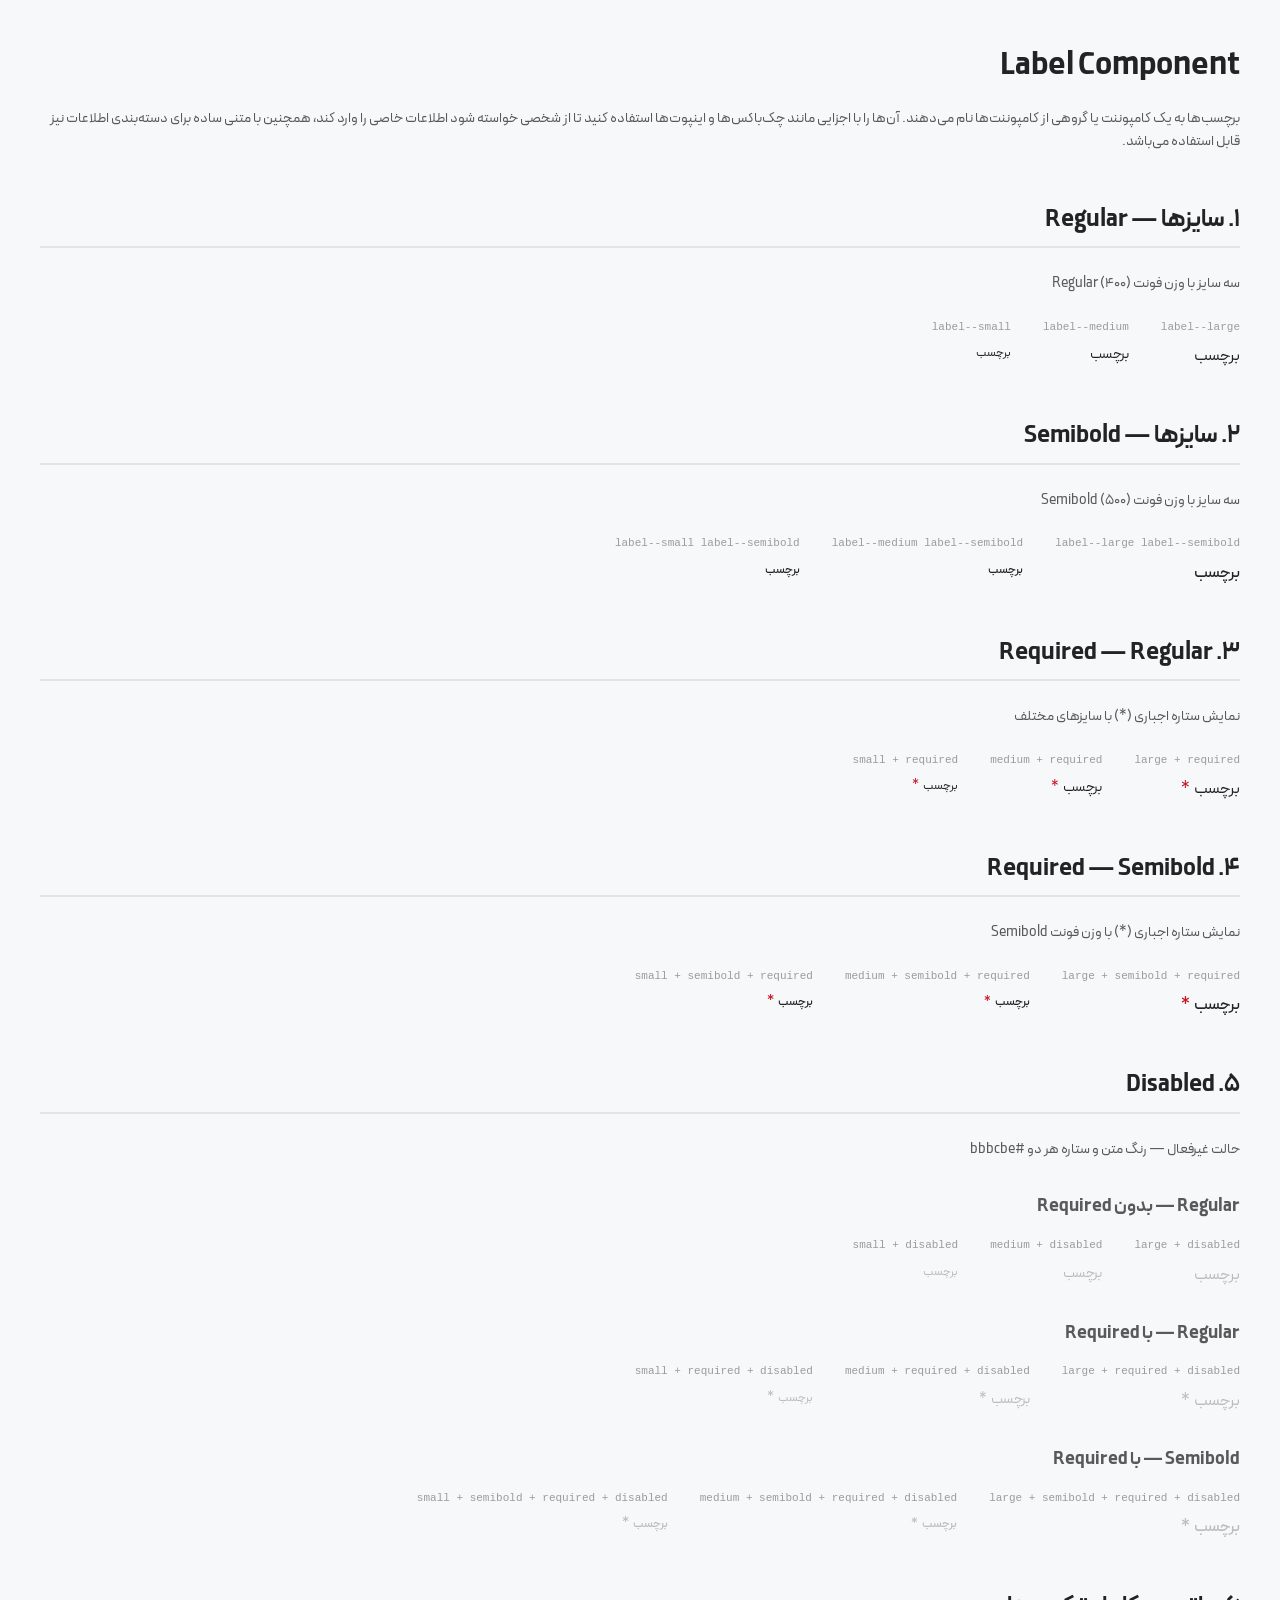
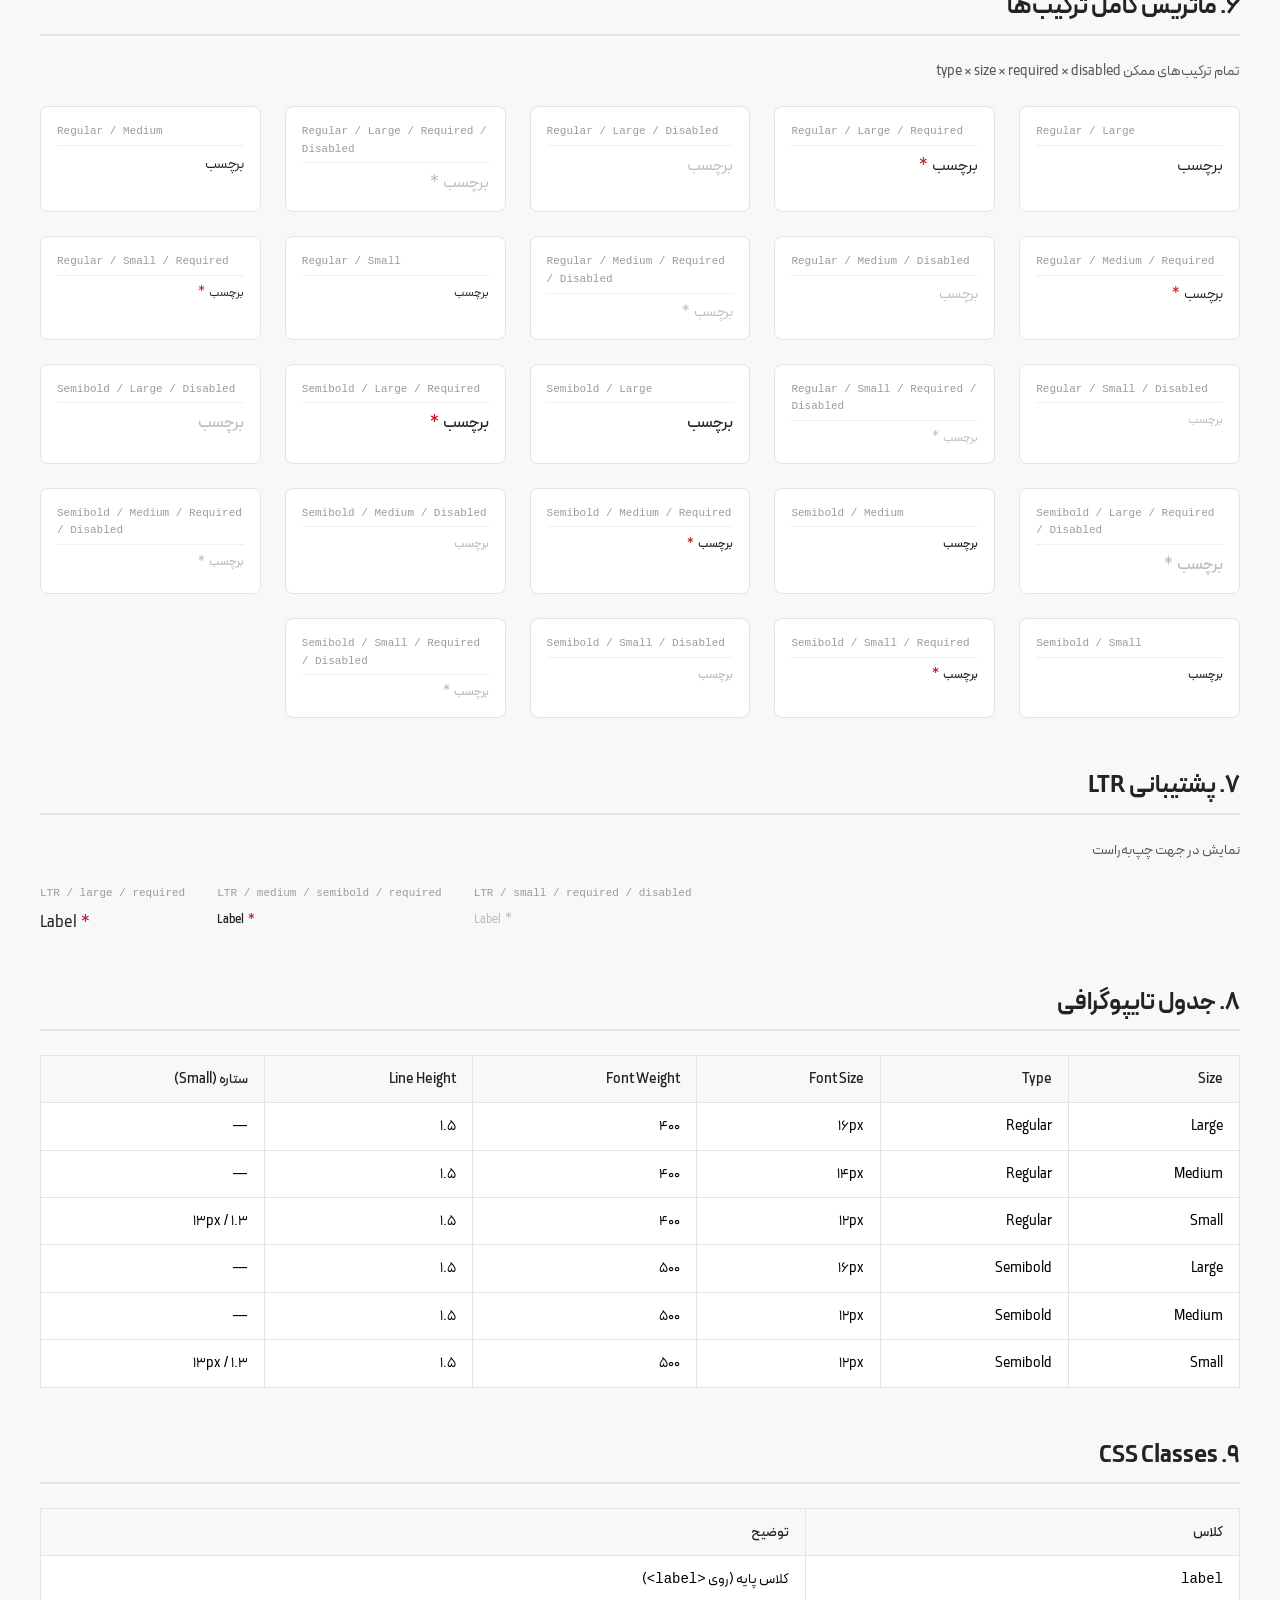
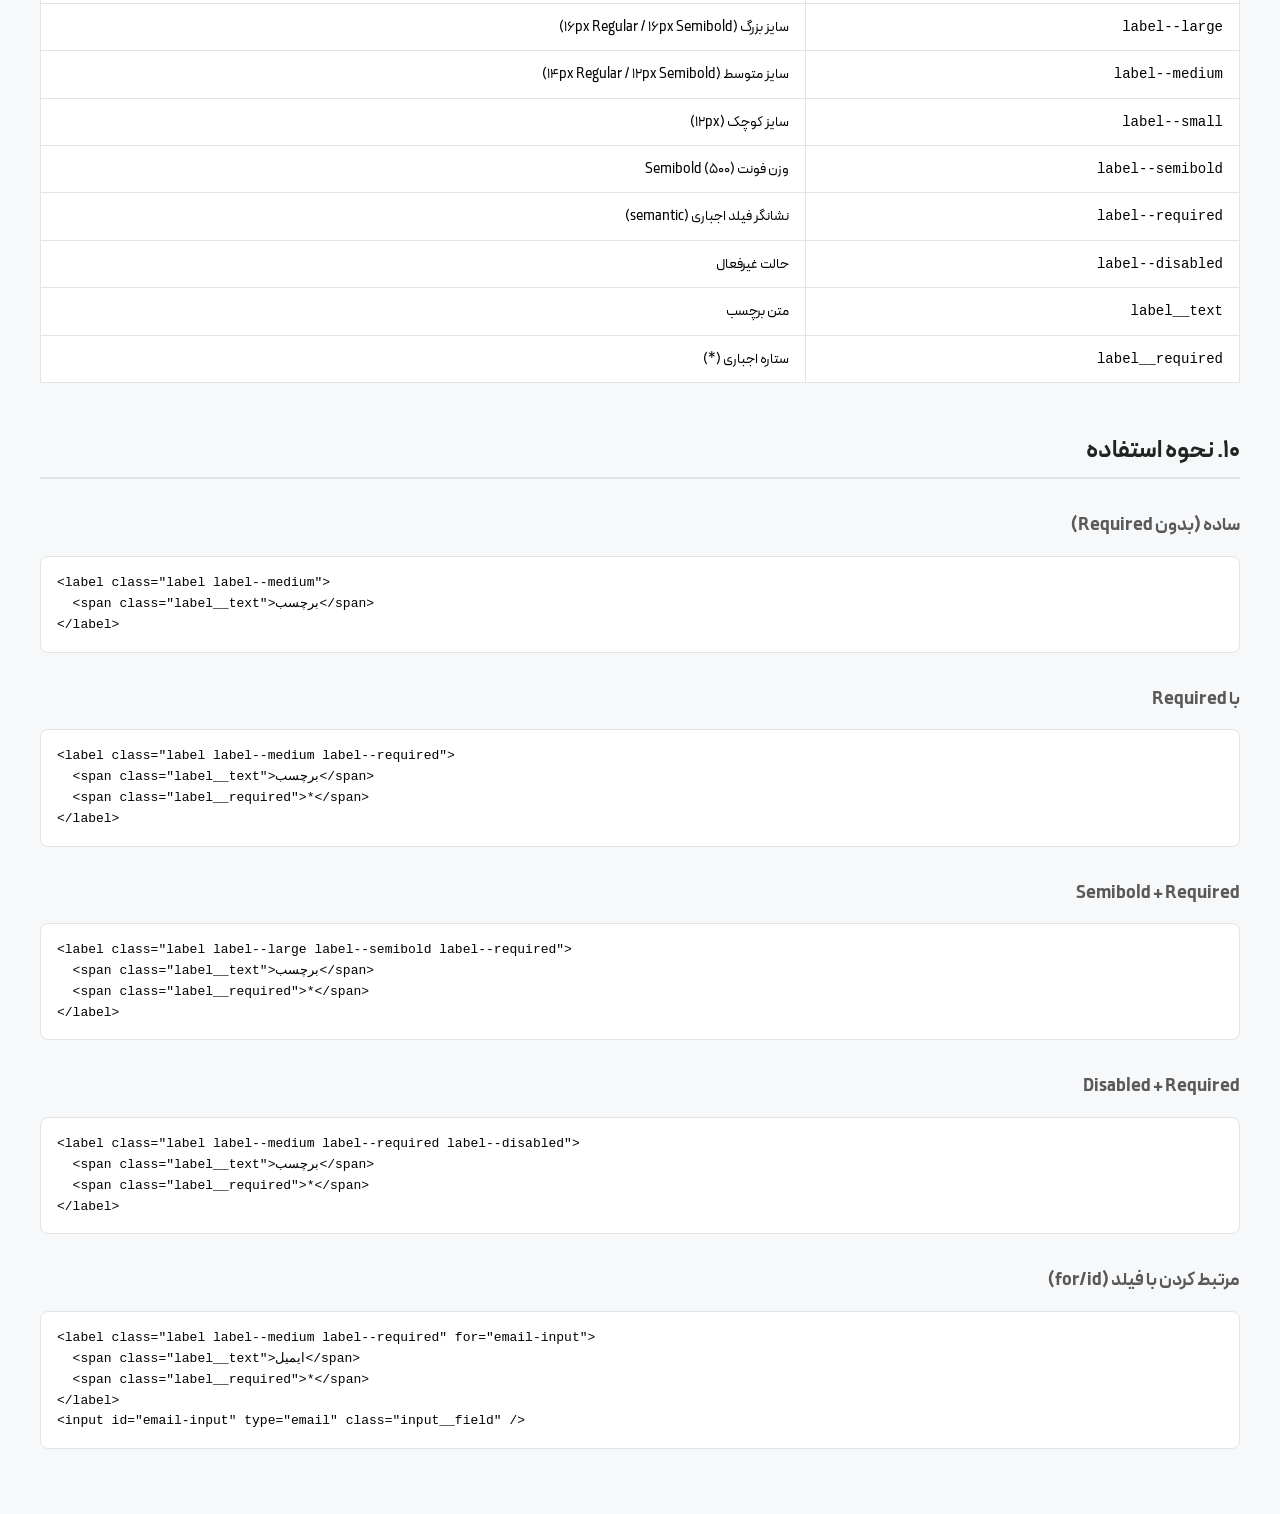
<file: components/label/index.html>
<!DOCTYPE html>
<html lang="fa" dir="rtl">
<head>
  <meta charset="UTF-8">
  <meta name="viewport" content="width=device-width, initial-scale=1.0">
  <title>Label Component - دمو کامپوننت لیبل</title>
  <link rel="stylesheet" href="../colors/colors.css">
  <link rel="stylesheet" href="../typography/typography.css">
  <link rel="stylesheet" href="label.css">
  <style>
    * {
      margin: 0;
      padding: 0;
      box-sizing: border-box;
    }

    body {
      font-family: 'Peyda(FaNum)', sans-serif;
      background: #f6f8fa;
      padding: 40px 20px;
      line-height: 1.6;
    }

    .container {
      max-width: 1200px;
      margin: 0 auto;
    }

    h1 {
      font-size: 32px;
      margin-bottom: 16px;
      color: #222323;
    }

    h2 {
      font-size: 24px;
      margin-top: 48px;
      margin-bottom: 24px;
      color: #222323;
      border-bottom: 2px solid #e2e4e6;
      padding-bottom: 8px;
    }

    h3 {
      font-size: 18px;
      margin-top: 32px;
      margin-bottom: 16px;
      color: #59595a;
    }

    .demo-row {
      display: flex;
      align-items: baseline;
      gap: 32px;
      margin-bottom: 16px;
      flex-wrap: wrap;
    }

    .demo-item {
      display: flex;
      flex-direction: column;
      gap: 8px;
    }

    .demo-label {
      font-size: 11px;
      color: #9a9b9d;
      font-family: monospace;
      direction: ltr;
      text-align: left;
    }

    .demo-grid {
      display: grid;
      grid-template-columns: repeat(auto-fill, minmax(200px, 1fr));
      gap: 24px;
      margin-bottom: 24px;
    }

    .demo-card {
      background: #ffffff;
      border: 1px solid #e2e4e6;
      border-radius: 8px;
      padding: 16px;
      display: flex;
      flex-direction: column;
      gap: 8px;
    }

    .demo-card__title {
      font-size: 11px;
      color: #9a9b9d;
      font-family: monospace;
      direction: ltr;
      text-align: left;
      border-bottom: 1px solid #f0f0f0;
      padding-bottom: 4px;
    }

    .section-desc {
      color: #59595a;
      font-size: 14px;
      margin-bottom: 24px;
    }

    .comparison-table {
      width: 100%;
      border-collapse: collapse;
      margin-bottom: 24px;
      font-size: 14px;
    }

    .comparison-table th,
    .comparison-table td {
      padding: 12px 16px;
      border: 1px solid #e2e4e6;
      text-align: right;
    }

    .comparison-table th {
      background: #f6f8fa;
      font-weight: 500;
      color: #222323;
    }

    .comparison-table td {
      background: #ffffff;
    }
  </style>
</head>
<body>

<div class="container">

  <h1>Label Component</h1>
  <p class="section-desc">
    برچسب‌ها به یک کامپوننت یا گروهی از کامپوننت‌ها نام می‌دهند. آن‌ها را با اجزایی مانند چک‌باکس‌ها و اینپوت‌ها استفاده کنید تا از شخصی خواسته شود اطلاعات خاصی را وارد کند، همچنین با متنی ساده برای دسته‌بندی اطلاعات نیز قابل استفاده می‌باشد.
  </p>

  <!-- ==========================================
       1. سایزها — Regular
       ========================================== -->

  <h2>۱. سایزها — Regular</h2>
  <p class="section-desc">سه سایز با وزن فونت Regular (400)</p>

  <div class="demo-row">
    <div class="demo-item">
      <span class="demo-label">label--large</span>
      <label class="label label--large">
        <span class="label__text">برچسب</span>
      </label>
    </div>
    <div class="demo-item">
      <span class="demo-label">label--medium</span>
      <label class="label label--medium">
        <span class="label__text">برچسب</span>
      </label>
    </div>
    <div class="demo-item">
      <span class="demo-label">label--small</span>
      <label class="label label--small">
        <span class="label__text">برچسب</span>
      </label>
    </div>
  </div>

  <!-- ==========================================
       2. سایزها — Semibold
       ========================================== -->

  <h2>۲. سایزها — Semibold</h2>
  <p class="section-desc">سه سایز با وزن فونت Semibold (500)</p>

  <div class="demo-row">
    <div class="demo-item">
      <span class="demo-label">label--large label--semibold</span>
      <label class="label label--large label--semibold">
        <span class="label__text">برچسب</span>
      </label>
    </div>
    <div class="demo-item">
      <span class="demo-label">label--medium label--semibold</span>
      <label class="label label--medium label--semibold">
        <span class="label__text">برچسب</span>
      </label>
    </div>
    <div class="demo-item">
      <span class="demo-label">label--small label--semibold</span>
      <label class="label label--small label--semibold">
        <span class="label__text">برچسب</span>
      </label>
    </div>
  </div>

  <!-- ==========================================
       3. Required — Regular
       ========================================== -->

  <h2>۳. Required — Regular</h2>
  <p class="section-desc">نمایش ستاره اجباری (*) با سایزهای مختلف</p>

  <div class="demo-row">
    <div class="demo-item">
      <span class="demo-label">large + required</span>
      <label class="label label--large label--required">
        <span class="label__text">برچسب</span>
        <span class="label__required">*</span>
      </label>
    </div>
    <div class="demo-item">
      <span class="demo-label">medium + required</span>
      <label class="label label--medium label--required">
        <span class="label__text">برچسب</span>
        <span class="label__required">*</span>
      </label>
    </div>
    <div class="demo-item">
      <span class="demo-label">small + required</span>
      <label class="label label--small label--required">
        <span class="label__text">برچسب</span>
        <span class="label__required">*</span>
      </label>
    </div>
  </div>

  <!-- ==========================================
       4. Required — Semibold
       ========================================== -->

  <h2>۴. Required — Semibold</h2>
  <p class="section-desc">نمایش ستاره اجباری (*) با وزن فونت Semibold</p>

  <div class="demo-row">
    <div class="demo-item">
      <span class="demo-label">large + semibold + required</span>
      <label class="label label--large label--semibold label--required">
        <span class="label__text">برچسب</span>
        <span class="label__required">*</span>
      </label>
    </div>
    <div class="demo-item">
      <span class="demo-label">medium + semibold + required</span>
      <label class="label label--medium label--semibold label--required">
        <span class="label__text">برچسب</span>
        <span class="label__required">*</span>
      </label>
    </div>
    <div class="demo-item">
      <span class="demo-label">small + semibold + required</span>
      <label class="label label--small label--semibold label--required">
        <span class="label__text">برچسب</span>
        <span class="label__required">*</span>
      </label>
    </div>
  </div>

  <!-- ==========================================
       5. Disabled
       ========================================== -->

  <h2>۵. Disabled</h2>
  <p class="section-desc">حالت غیرفعال — رنگ متن و ستاره هر دو #bbbcbe</p>

  <h3>Regular — بدون Required</h3>
  <div class="demo-row">
    <div class="demo-item">
      <span class="demo-label">large + disabled</span>
      <label class="label label--large label--disabled">
        <span class="label__text">برچسب</span>
      </label>
    </div>
    <div class="demo-item">
      <span class="demo-label">medium + disabled</span>
      <label class="label label--medium label--disabled">
        <span class="label__text">برچسب</span>
      </label>
    </div>
    <div class="demo-item">
      <span class="demo-label">small + disabled</span>
      <label class="label label--small label--disabled">
        <span class="label__text">برچسب</span>
      </label>
    </div>
  </div>

  <h3>Regular — با Required</h3>
  <div class="demo-row">
    <div class="demo-item">
      <span class="demo-label">large + required + disabled</span>
      <label class="label label--large label--required label--disabled">
        <span class="label__text">برچسب</span>
        <span class="label__required">*</span>
      </label>
    </div>
    <div class="demo-item">
      <span class="demo-label">medium + required + disabled</span>
      <label class="label label--medium label--required label--disabled">
        <span class="label__text">برچسب</span>
        <span class="label__required">*</span>
      </label>
    </div>
    <div class="demo-item">
      <span class="demo-label">small + required + disabled</span>
      <label class="label label--small label--required label--disabled">
        <span class="label__text">برچسب</span>
        <span class="label__required">*</span>
      </label>
    </div>
  </div>

  <h3>Semibold — با Required</h3>
  <div class="demo-row">
    <div class="demo-item">
      <span class="demo-label">large + semibold + required + disabled</span>
      <label class="label label--large label--semibold label--required label--disabled">
        <span class="label__text">برچسب</span>
        <span class="label__required">*</span>
      </label>
    </div>
    <div class="demo-item">
      <span class="demo-label">medium + semibold + required + disabled</span>
      <label class="label label--medium label--semibold label--required label--disabled">
        <span class="label__text">برچسب</span>
        <span class="label__required">*</span>
      </label>
    </div>
    <div class="demo-item">
      <span class="demo-label">small + semibold + required + disabled</span>
      <label class="label label--small label--semibold label--required label--disabled">
        <span class="label__text">برچسب</span>
        <span class="label__required">*</span>
      </label>
    </div>
  </div>

  <!-- ==========================================
       6. ماتریس کامل ترکیب‌ها
       ========================================== -->

  <h2>۶. ماتریس کامل ترکیب‌ها</h2>
  <p class="section-desc">تمام ترکیب‌های ممکن type × size × required × disabled</p>

  <div class="demo-grid">
    <!-- Regular / Large -->
    <div class="demo-card">
      <span class="demo-card__title">Regular / Large</span>
      <label class="label label--large">
        <span class="label__text">برچسب</span>
      </label>
    </div>
    <div class="demo-card">
      <span class="demo-card__title">Regular / Large / Required</span>
      <label class="label label--large label--required">
        <span class="label__text">برچسب</span>
        <span class="label__required">*</span>
      </label>
    </div>
    <div class="demo-card">
      <span class="demo-card__title">Regular / Large / Disabled</span>
      <label class="label label--large label--disabled">
        <span class="label__text">برچسب</span>
      </label>
    </div>
    <div class="demo-card">
      <span class="demo-card__title">Regular / Large / Required / Disabled</span>
      <label class="label label--large label--required label--disabled">
        <span class="label__text">برچسب</span>
        <span class="label__required">*</span>
      </label>
    </div>

    <!-- Regular / Medium -->
    <div class="demo-card">
      <span class="demo-card__title">Regular / Medium</span>
      <label class="label label--medium">
        <span class="label__text">برچسب</span>
      </label>
    </div>
    <div class="demo-card">
      <span class="demo-card__title">Regular / Medium / Required</span>
      <label class="label label--medium label--required">
        <span class="label__text">برچسب</span>
        <span class="label__required">*</span>
      </label>
    </div>
    <div class="demo-card">
      <span class="demo-card__title">Regular / Medium / Disabled</span>
      <label class="label label--medium label--disabled">
        <span class="label__text">برچسب</span>
      </label>
    </div>
    <div class="demo-card">
      <span class="demo-card__title">Regular / Medium / Required / Disabled</span>
      <label class="label label--medium label--required label--disabled">
        <span class="label__text">برچسب</span>
        <span class="label__required">*</span>
      </label>
    </div>

    <!-- Regular / Small -->
    <div class="demo-card">
      <span class="demo-card__title">Regular / Small</span>
      <label class="label label--small">
        <span class="label__text">برچسب</span>
      </label>
    </div>
    <div class="demo-card">
      <span class="demo-card__title">Regular / Small / Required</span>
      <label class="label label--small label--required">
        <span class="label__text">برچسب</span>
        <span class="label__required">*</span>
      </label>
    </div>
    <div class="demo-card">
      <span class="demo-card__title">Regular / Small / Disabled</span>
      <label class="label label--small label--disabled">
        <span class="label__text">برچسب</span>
      </label>
    </div>
    <div class="demo-card">
      <span class="demo-card__title">Regular / Small / Required / Disabled</span>
      <label class="label label--small label--required label--disabled">
        <span class="label__text">برچسب</span>
        <span class="label__required">*</span>
      </label>
    </div>

    <!-- Semibold / Large -->
    <div class="demo-card">
      <span class="demo-card__title">Semibold / Large</span>
      <label class="label label--large label--semibold">
        <span class="label__text">برچسب</span>
      </label>
    </div>
    <div class="demo-card">
      <span class="demo-card__title">Semibold / Large / Required</span>
      <label class="label label--large label--semibold label--required">
        <span class="label__text">برچسب</span>
        <span class="label__required">*</span>
      </label>
    </div>
    <div class="demo-card">
      <span class="demo-card__title">Semibold / Large / Disabled</span>
      <label class="label label--large label--semibold label--disabled">
        <span class="label__text">برچسب</span>
      </label>
    </div>
    <div class="demo-card">
      <span class="demo-card__title">Semibold / Large / Required / Disabled</span>
      <label class="label label--large label--semibold label--required label--disabled">
        <span class="label__text">برچسب</span>
        <span class="label__required">*</span>
      </label>
    </div>

    <!-- Semibold / Medium -->
    <div class="demo-card">
      <span class="demo-card__title">Semibold / Medium</span>
      <label class="label label--medium label--semibold">
        <span class="label__text">برچسب</span>
      </label>
    </div>
    <div class="demo-card">
      <span class="demo-card__title">Semibold / Medium / Required</span>
      <label class="label label--medium label--semibold label--required">
        <span class="label__text">برچسب</span>
        <span class="label__required">*</span>
      </label>
    </div>
    <div class="demo-card">
      <span class="demo-card__title">Semibold / Medium / Disabled</span>
      <label class="label label--medium label--semibold label--disabled">
        <span class="label__text">برچسب</span>
      </label>
    </div>
    <div class="demo-card">
      <span class="demo-card__title">Semibold / Medium / Required / Disabled</span>
      <label class="label label--medium label--semibold label--required label--disabled">
        <span class="label__text">برچسب</span>
        <span class="label__required">*</span>
      </label>
    </div>

    <!-- Semibold / Small -->
    <div class="demo-card">
      <span class="demo-card__title">Semibold / Small</span>
      <label class="label label--small label--semibold">
        <span class="label__text">برچسب</span>
      </label>
    </div>
    <div class="demo-card">
      <span class="demo-card__title">Semibold / Small / Required</span>
      <label class="label label--small label--semibold label--required">
        <span class="label__text">برچسب</span>
        <span class="label__required">*</span>
      </label>
    </div>
    <div class="demo-card">
      <span class="demo-card__title">Semibold / Small / Disabled</span>
      <label class="label label--small label--semibold label--disabled">
        <span class="label__text">برچسب</span>
      </label>
    </div>
    <div class="demo-card">
      <span class="demo-card__title">Semibold / Small / Required / Disabled</span>
      <label class="label label--small label--semibold label--required label--disabled">
        <span class="label__text">برچسب</span>
        <span class="label__required">*</span>
      </label>
    </div>
  </div>

  <!-- ==========================================
       7. پشتیبانی LTR
       ========================================== -->

  <h2>۷. پشتیبانی LTR</h2>
  <p class="section-desc">نمایش در جهت چپ‌به‌راست</p>

  <div dir="ltr" style="margin-bottom: 24px;">
    <div class="demo-row">
      <div class="demo-item">
        <span class="demo-label">LTR / large / required</span>
        <label class="label label--large label--required">
          <span class="label__text">Label</span>
          <span class="label__required">*</span>
        </label>
      </div>
      <div class="demo-item">
        <span class="demo-label">LTR / medium / semibold / required</span>
        <label class="label label--medium label--semibold label--required">
          <span class="label__text">Label</span>
          <span class="label__required">*</span>
        </label>
      </div>
      <div class="demo-item">
        <span class="demo-label">LTR / small / required / disabled</span>
        <label class="label label--small label--required label--disabled">
          <span class="label__text">Label</span>
          <span class="label__required">*</span>
        </label>
      </div>
    </div>
  </div>

  <!-- ==========================================
       8. جدول تایپوگرافی
       ========================================== -->

  <h2>۸. جدول تایپوگرافی</h2>

  <table class="comparison-table">
    <thead>
      <tr>
        <th>Size</th>
        <th>Type</th>
        <th>Font Size</th>
        <th>Font Weight</th>
        <th>Line Height</th>
        <th>ستاره (Small)</th>
      </tr>
    </thead>
    <tbody>
      <tr>
        <td>Large</td>
        <td>Regular</td>
        <td>16px</td>
        <td>400</td>
        <td>1.5</td>
        <td>—</td>
      </tr>
      <tr>
        <td>Medium</td>
        <td>Regular</td>
        <td>14px</td>
        <td>400</td>
        <td>1.5</td>
        <td>—</td>
      </tr>
      <tr>
        <td>Small</td>
        <td>Regular</td>
        <td>12px</td>
        <td>400</td>
        <td>1.5</td>
        <td>13px / 1.3</td>
      </tr>
      <tr>
        <td>Large</td>
        <td>Semibold</td>
        <td>16px</td>
        <td>500</td>
        <td>1.5</td>
        <td>—</td>
      </tr>
      <tr>
        <td>Medium</td>
        <td>Semibold</td>
        <td>12px</td>
        <td>500</td>
        <td>1.5</td>
        <td>—</td>
      </tr>
      <tr>
        <td>Small</td>
        <td>Semibold</td>
        <td>12px</td>
        <td>500</td>
        <td>1.5</td>
        <td>13px / 1.3</td>
      </tr>
    </tbody>
  </table>

  <!-- ==========================================
       9. CSS Classes
       ========================================== -->

  <h2>۹. CSS Classes</h2>

  <table class="comparison-table">
    <thead>
      <tr>
        <th>کلاس</th>
        <th>توضیح</th>
      </tr>
    </thead>
    <tbody>
      <tr><td><code>label</code></td><td>کلاس پایه (روی <code>&lt;label&gt;</code>)</td></tr>
      <tr><td><code>label--large</code></td><td>سایز بزرگ (16px Regular / 16px Semibold)</td></tr>
      <tr><td><code>label--medium</code></td><td>سایز متوسط (14px Regular / 12px Semibold)</td></tr>
      <tr><td><code>label--small</code></td><td>سایز کوچک (12px)</td></tr>
      <tr><td><code>label--semibold</code></td><td>وزن فونت Semibold (500)</td></tr>
      <tr><td><code>label--required</code></td><td>نشانگر فیلد اجباری (semantic)</td></tr>
      <tr><td><code>label--disabled</code></td><td>حالت غیرفعال</td></tr>
      <tr><td><code>label__text</code></td><td>متن برچسب</td></tr>
      <tr><td><code>label__required</code></td><td>ستاره اجباری (*)</td></tr>
    </tbody>
  </table>

  <!-- ==========================================
       10. نحوه استفاده
       ========================================== -->

  <h2>۱۰. نحوه استفاده</h2>

  <h3>ساده (بدون Required)</h3>
  <pre dir="ltr" style="background:#fff;border:1px solid #e2e4e6;border-radius:8px;padding:16px;overflow-x:auto;font-size:13px;line-height:1.6;margin-bottom:16px;"><code>&lt;label class="label label--medium"&gt;
  &lt;span class="label__text"&gt;برچسب&lt;/span&gt;
&lt;/label&gt;</code></pre>

  <h3>با Required</h3>
  <pre dir="ltr" style="background:#fff;border:1px solid #e2e4e6;border-radius:8px;padding:16px;overflow-x:auto;font-size:13px;line-height:1.6;margin-bottom:16px;"><code>&lt;label class="label label--medium label--required"&gt;
  &lt;span class="label__text"&gt;برچسب&lt;/span&gt;
  &lt;span class="label__required"&gt;*&lt;/span&gt;
&lt;/label&gt;</code></pre>

  <h3>Semibold + Required</h3>
  <pre dir="ltr" style="background:#fff;border:1px solid #e2e4e6;border-radius:8px;padding:16px;overflow-x:auto;font-size:13px;line-height:1.6;margin-bottom:16px;"><code>&lt;label class="label label--large label--semibold label--required"&gt;
  &lt;span class="label__text"&gt;برچسب&lt;/span&gt;
  &lt;span class="label__required"&gt;*&lt;/span&gt;
&lt;/label&gt;</code></pre>

  <h3>Disabled + Required</h3>
  <pre dir="ltr" style="background:#fff;border:1px solid #e2e4e6;border-radius:8px;padding:16px;overflow-x:auto;font-size:13px;line-height:1.6;margin-bottom:16px;"><code>&lt;label class="label label--medium label--required label--disabled"&gt;
  &lt;span class="label__text"&gt;برچسب&lt;/span&gt;
  &lt;span class="label__required"&gt;*&lt;/span&gt;
&lt;/label&gt;</code></pre>

  <h3>مرتبط کردن با فیلد (for/id)</h3>
  <pre dir="ltr" style="background:#fff;border:1px solid #e2e4e6;border-radius:8px;padding:16px;overflow-x:auto;font-size:13px;line-height:1.6;margin-bottom:16px;"><code>&lt;label class="label label--medium label--required" for="email-input"&gt;
  &lt;span class="label__text"&gt;ایمیل&lt;/span&gt;
  &lt;span class="label__required"&gt;*&lt;/span&gt;
&lt;/label&gt;
&lt;input id="email-input" type="email" class="input__field" /&gt;</code></pre>

</div>

</body>
</html>
</file>
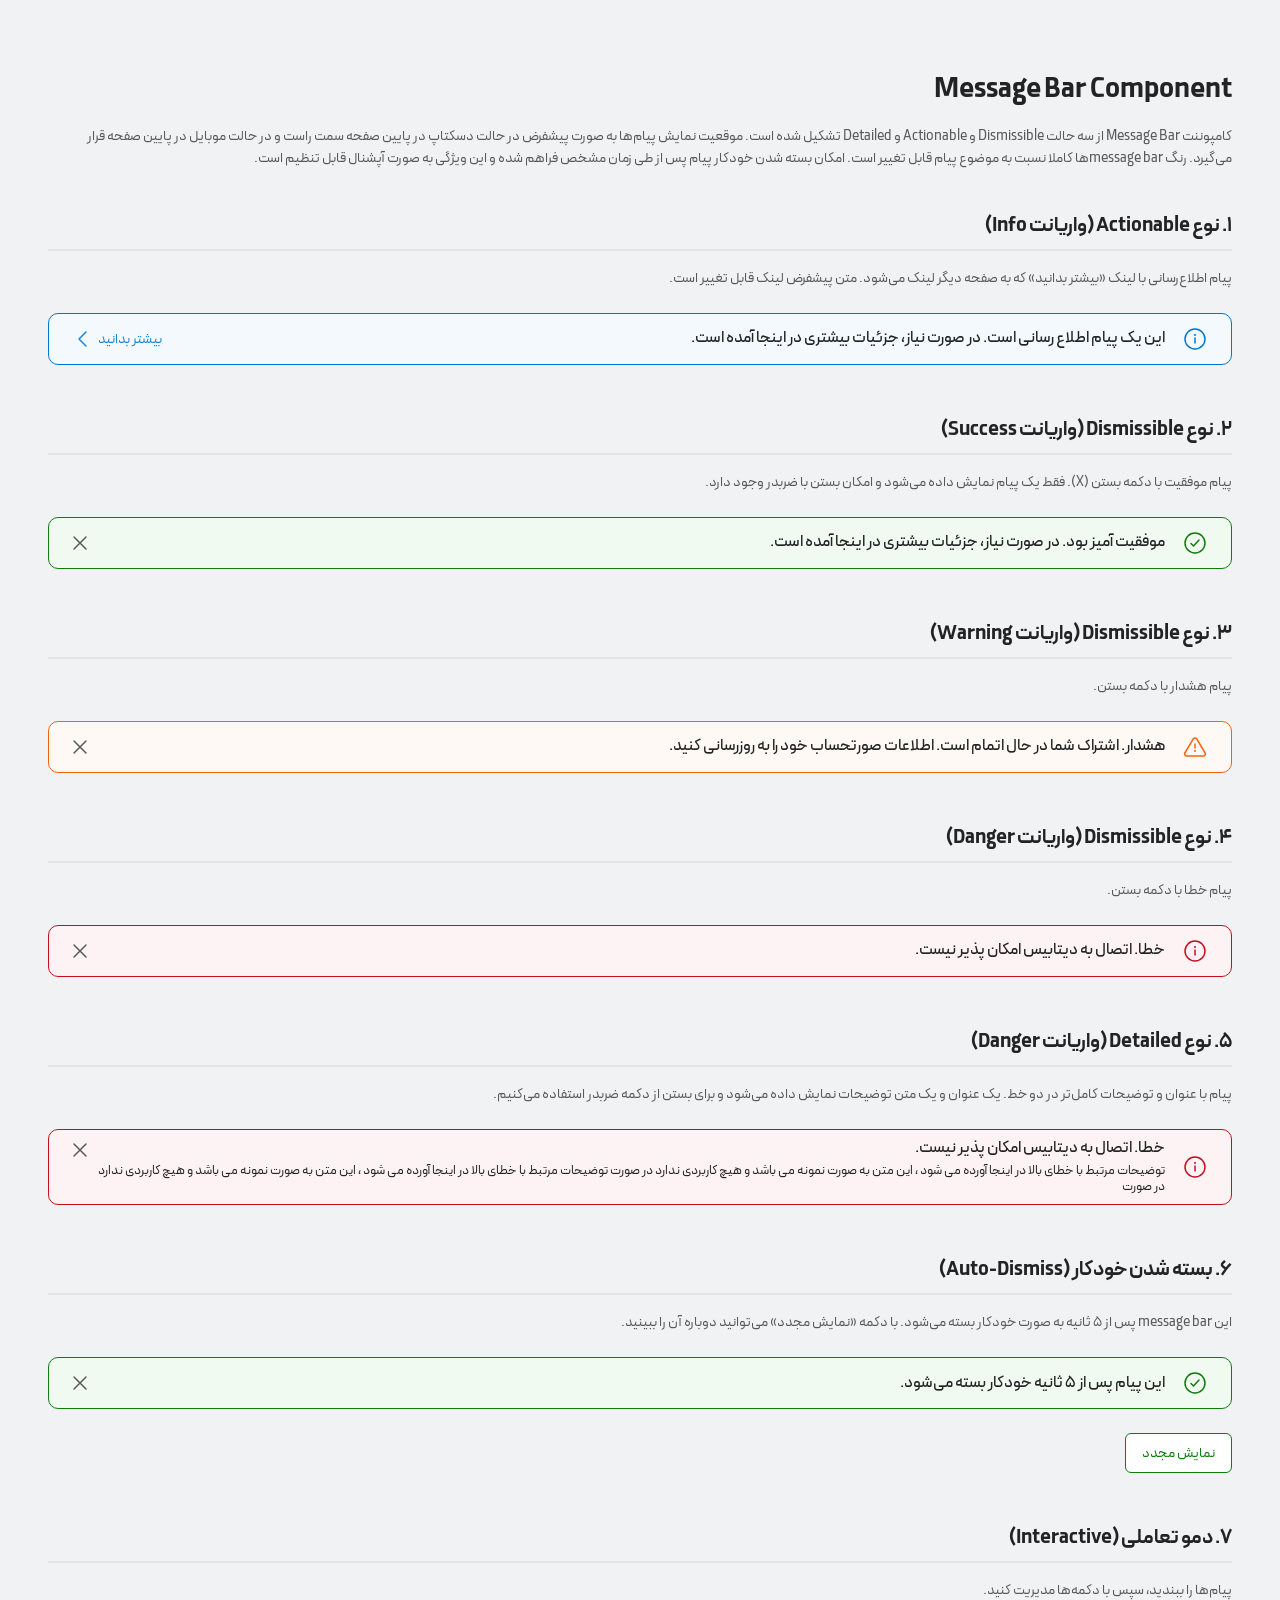
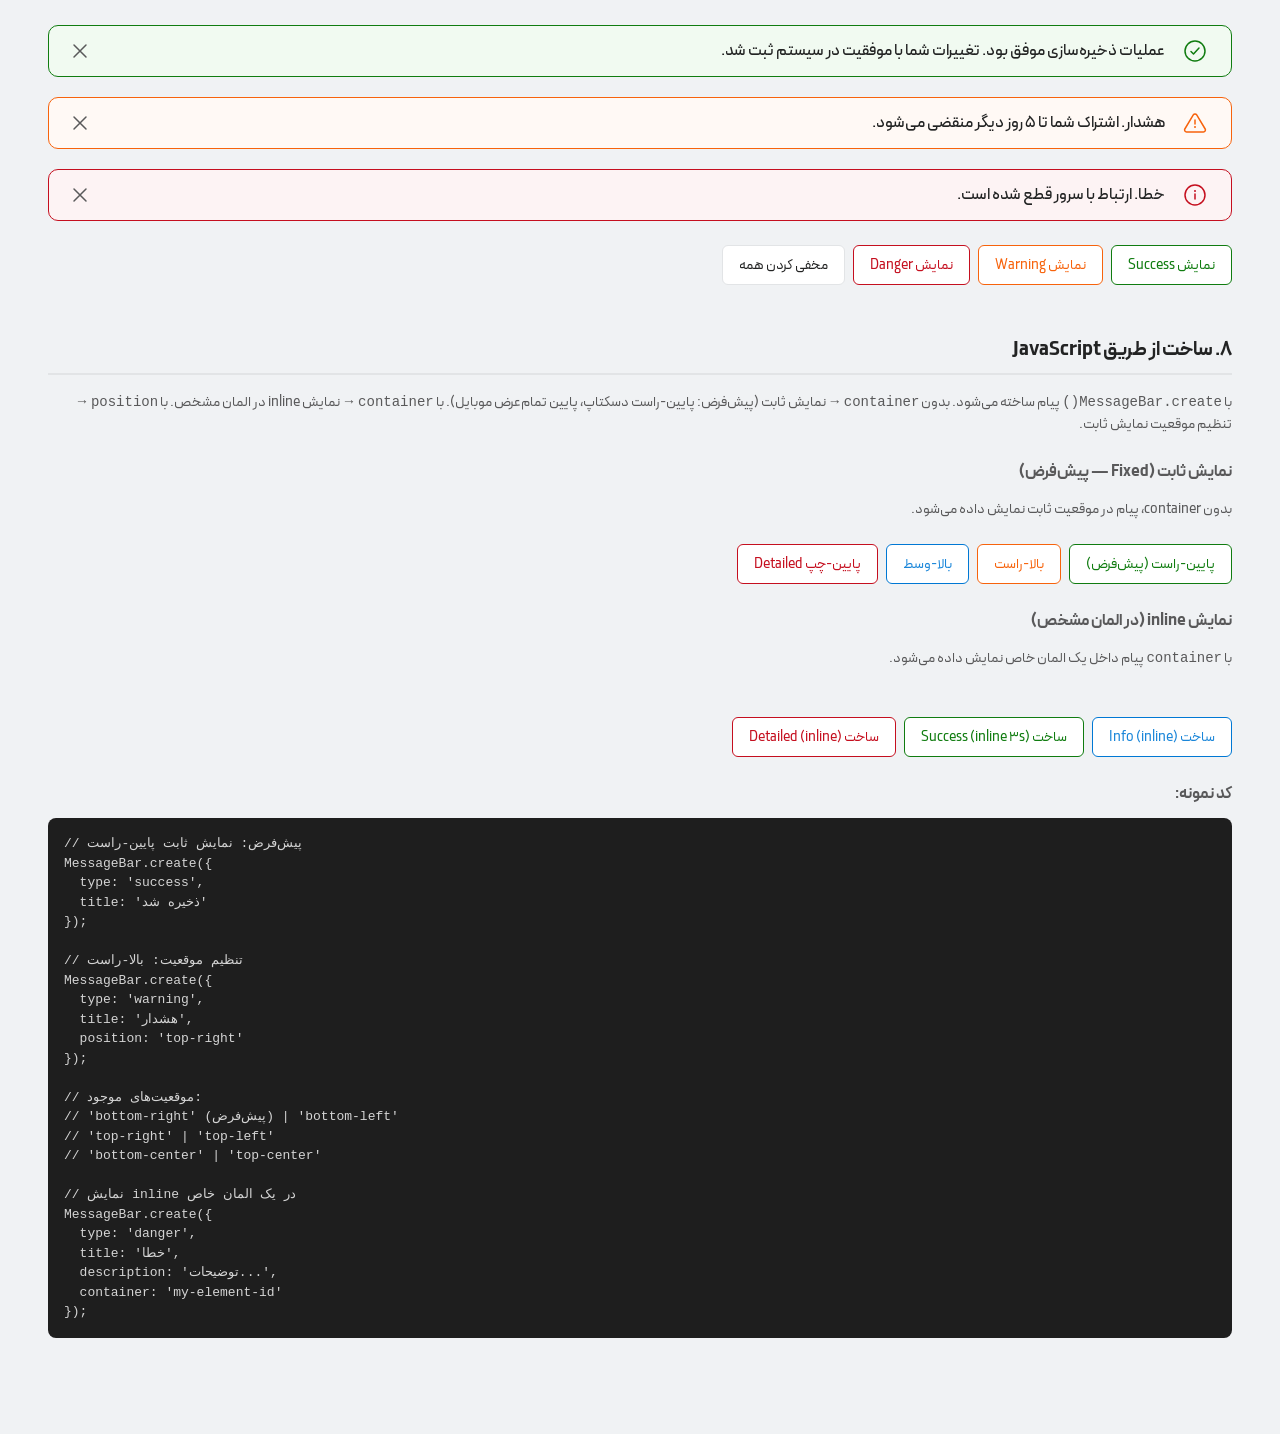
<file: components/message-bar/index.html>
<!DOCTYPE html>
<html lang="fa" dir="rtl">
<head>
  <meta charset="UTF-8">
  <meta name="viewport" content="width=device-width, initial-scale=1.0">
  <title>Message Bar Component Demo</title>
  <link rel="stylesheet" href="../colors/colors.css">
  <link rel="stylesheet" href="../typography/typography.css">
  <link rel="stylesheet" href="message-bar.css">
  <style>
    body {
      font-family: 'Peyda(FaNum)', Tahoma, sans-serif;
      background-color: #f0f2f4;
      padding: 40px;
      direction: rtl;
    }
    h1 { font-size: 28px; color: #222323; margin-bottom: 8px; }
    h2 { font-size: 20px; color: #222323; margin-top: 40px; margin-bottom: 16px; border-bottom: 2px solid #e2e4e6; padding-bottom: 8px; }
    h3 { font-size: 16px; color: #59595a; margin-top: 24px; margin-bottom: 12px; }
    p.desc { font-size: 14px; color: #59595a; margin-bottom: 24px; }
    .demo-section { margin-bottom: 48px; }
    .demo-row { display: flex; flex-direction: column; gap: 20px; margin-bottom: 24px; }
    .demo-label { font-size: 13px; color: #888; margin-bottom: 4px; }

    /* Buttons for interactive demo */
    .demo-buttons { display: flex; gap: 8px; flex-wrap: wrap; margin-bottom: 16px; }
    .demo-btn {
      font-family: inherit;
      padding: 8px 16px;
      border: 1px solid #e2e4e6;
      border-radius: 6px;
      background: #fff;
      cursor: pointer;
      font-size: 14px;
      color: #222323;
      transition: background 0.15s;
    }
    .demo-btn:hover { background: #f6f8fa; }
    .demo-btn--info { border-color: #0078d4; color: #1a86d9; }
    .demo-btn--success { border-color: #107c10; color: #107c10; }
    .demo-btn--warning { border-color: #f7630c; color: #f7630c; }
    .demo-btn--danger { border-color: #c50f1f; color: #c50f1f; }

    /* Code block */
    pre {
      background: #1e1e1e;
      color: #d4d4d4;
      padding: 16px;
      border-radius: 8px;
      overflow-x: auto;
      font-size: 13px;
      line-height: 1.5;
      direction: ltr;
      text-align: left;
      margin: 12px 0 24px;
    }
    code { font-family: 'Fira Code', 'Consolas', monospace; }

    @media (max-width: 767px) {
      body { padding: 24px; }
      h1 { font-size: 24px; }
    }
    @media (max-width: 479px) {
      body { padding: 16px; }
      h1 { font-size: 20px; }
      h2 { font-size: 17px; }
      pre { font-size: 11px; padding: 12px; }
    }
  </style>
</head>
<body>

  <h1>Message Bar Component</h1>
  <p class="desc">
    کامپوننت Message Bar از سه حالت Dismissible و Actionable و Detailed تشکیل شده است.
    موقعیت نمایش پیام‌ها به صورت پیشفرض در حالت دسکتاپ در پایین صفحه سمت راست و در حالت موبایل در پایین صفحه قرار می‌گیرد.
    رنگ message barها کاملا نسبت به موضوع پیام قابل تغییر است.
    امکان بسته شدن خودکار پیام پس از طی زمان مشخص فراهم شده و این ویژگی به صورت آپشنال قابل تنظیم است.
  </p>

  <!-- ========================================
       بخش 1: نوع Actionable — واریانت Info
       ======================================== -->
  <div class="demo-section">
    <h2>1. نوع Actionable (واریانت Info)</h2>
    <p class="desc">پیام اطلاع‌رسانی با لینک «بیشتر بدانید» که به صفحه دیگر لینک می‌شود. متن پیشفرض لینک قابل تغییر است.</p>

    <div class="demo-row">
      <div class="message-bar message-bar--info" data-message-bar role="status">
        <div class="message-bar__content">
          <span class="message-bar__icon">
            <svg viewBox="0 0 24 24" fill="none">
              <circle cx="12" cy="12" r="10" stroke="currentColor" stroke-width="1.5"/>
              <path d="M12 8V8.01" stroke="currentColor" stroke-width="2" stroke-linecap="round"/>
              <path d="M12 11V16" stroke="currentColor" stroke-width="1.5" stroke-linecap="round"/>
            </svg>
          </span>
          <p class="message-bar__text">
            این یک پیام اطلاع رسانی است. در صورت نیاز، جزئیات بیشتری در اینجا آمده است.
          </p>
        </div>
        <a href="#" class="message-bar__link">
          <span class="message-bar__link-text">بیشتر بدانید</span>
          <span class="message-bar__link-icon">
            <svg viewBox="0 0 24 24" fill="none">
              <path d="M15 19l-7-7 7-7" stroke="currentColor" stroke-width="1.5" stroke-linecap="round" stroke-linejoin="round"/>
            </svg>
          </span>
        </a>
      </div>
    </div>
  </div>

  <!-- ========================================
       بخش 2: نوع Dismissible — واریانت Success
       ======================================== -->
  <div class="demo-section">
    <h2>2. نوع Dismissible (واریانت Success)</h2>
    <p class="desc">پیام موفقیت با دکمه بستن (X). فقط یک پیام نمایش داده می‌شود و امکان بستن با ضربدر وجود دارد.</p>

    <div class="demo-row">
      <div class="message-bar message-bar--success" data-message-bar role="status">
        <div class="message-bar__content">
          <span class="message-bar__icon">
            <svg viewBox="0 0 24 24" fill="none">
              <circle cx="12" cy="12" r="10" stroke="currentColor" stroke-width="1.5"/>
              <path d="M8 12.5L10.5 15L16 9" stroke="currentColor" stroke-width="1.5" stroke-linecap="round" stroke-linejoin="round"/>
            </svg>
          </span>
          <p class="message-bar__text">
            موفقیت آمیز بود. در صورت نیاز، جزئیات بیشتری در اینجا آمده است.
          </p>
        </div>
        <button class="message-bar__close" aria-label="بستن">
          <svg viewBox="0 0 24 24" fill="none">
            <path d="M6 6L18 18M18 6L6 18" stroke="currentColor" stroke-width="1.5" stroke-linecap="round"/>
          </svg>
        </button>
      </div>
    </div>
  </div>

  <!-- ========================================
       بخش 3: نوع Dismissible — واریانت Warning
       ======================================== -->
  <div class="demo-section">
    <h2>3. نوع Dismissible (واریانت Warning)</h2>
    <p class="desc">پیام هشدار با دکمه بستن.</p>

    <div class="demo-row">
      <div class="message-bar message-bar--warning" data-message-bar role="status">
        <div class="message-bar__content">
          <span class="message-bar__icon">
            <svg viewBox="0 0 24 24" fill="none">
              <path d="M12 9V13" stroke="currentColor" stroke-width="1.5" stroke-linecap="round"/>
              <path d="M12 16V16.01" stroke="currentColor" stroke-width="2" stroke-linecap="round"/>
              <path d="M10.29 3.86L1.82 18a2 2 0 001.71 3h16.94a2 2 0 001.71-3L13.71 3.86a2 2 0 00-3.42 0z" stroke="currentColor" stroke-width="1.5" stroke-linecap="round" stroke-linejoin="round"/>
            </svg>
          </span>
          <p class="message-bar__text">
            هشدار. اشتراک شما در حال اتمام است. اطلاعات صورتحساب خود را به روزرسانی کنید.
          </p>
        </div>
        <button class="message-bar__close" aria-label="بستن">
          <svg viewBox="0 0 24 24" fill="none">
            <path d="M6 6L18 18M18 6L6 18" stroke="currentColor" stroke-width="1.5" stroke-linecap="round"/>
          </svg>
        </button>
      </div>
    </div>
  </div>

  <!-- ========================================
       بخش 4: نوع Dismissible — واریانت Danger
       ======================================== -->
  <div class="demo-section">
    <h2>4. نوع Dismissible (واریانت Danger)</h2>
    <p class="desc">پیام خطا با دکمه بستن.</p>

    <div class="demo-row">
      <div class="message-bar message-bar--danger" data-message-bar role="status">
        <div class="message-bar__content">
          <span class="message-bar__icon">
            <svg viewBox="0 0 24 24" fill="none">
              <circle cx="12" cy="12" r="10" stroke="currentColor" stroke-width="1.5"/>
              <path d="M12 8V8.01" stroke="currentColor" stroke-width="2" stroke-linecap="round"/>
              <path d="M12 11V16" stroke="currentColor" stroke-width="1.5" stroke-linecap="round"/>
            </svg>
          </span>
          <p class="message-bar__text">
            خطا. اتصال به دیتابیس امکان پذیر نیست.
          </p>
        </div>
        <button class="message-bar__close" aria-label="بستن">
          <svg viewBox="0 0 24 24" fill="none">
            <path d="M6 6L18 18M18 6L6 18" stroke="currentColor" stroke-width="1.5" stroke-linecap="round"/>
          </svg>
        </button>
      </div>
    </div>
  </div>

  <!-- ========================================
       بخش 5: نوع Detailed — واریانت Danger
       ======================================== -->
  <div class="demo-section">
    <h2>5. نوع Detailed (واریانت Danger)</h2>
    <p class="desc">پیام با عنوان و توضیحات کامل‌تر در دو خط. یک عنوان و یک متن توضیحات نمایش داده می‌شود و برای بستن از دکمه ضربدر استفاده می‌کنیم.</p>

    <div class="demo-row">
      <div class="message-bar message-bar--danger message-bar--detailed" data-message-bar role="status">
        <div class="message-bar__content">
          <span class="message-bar__icon">
            <svg viewBox="0 0 24 24" fill="none">
              <circle cx="12" cy="12" r="10" stroke="currentColor" stroke-width="1.5"/>
              <path d="M12 8V8.01" stroke="currentColor" stroke-width="2" stroke-linecap="round"/>
              <path d="M12 11V16" stroke="currentColor" stroke-width="1.5" stroke-linecap="round"/>
            </svg>
          </span>
          <div class="message-bar__text-wrap">
            <p class="message-bar__text">خطا. اتصال به دیتابیس امکان پذیر نیست.</p>
            <p class="message-bar__description">توضیحات مرتبط با خطای بالا در اینجا آورده می شود ، این متن به صورت نمونه می باشد و هیچ کاربردی ندارد در صورت توضیحات مرتبط با خطای بالا در اینجا آورده می شود ، این متن به صورت نمونه می باشد و هیچ کاربردی ندارد در صورت</p>
          </div>
        </div>
        <button class="message-bar__close" aria-label="بستن">
          <svg viewBox="0 0 24 24" fill="none">
            <path d="M6 6L18 18M18 6L6 18" stroke="currentColor" stroke-width="1.5" stroke-linecap="round"/>
          </svg>
        </button>
      </div>
    </div>
  </div>

  <!-- ========================================
       بخش 6: Auto-Dismiss دمو
       ======================================== -->
  <div class="demo-section">
    <h2>6. بسته شدن خودکار (Auto-Dismiss)</h2>
    <p class="desc">این message bar پس از ۵ ثانیه به صورت خودکار بسته می‌شود. با دکمه «نمایش مجدد» می‌توانید دوباره آن را ببینید.</p>

    <div class="demo-row">
      <div class="message-bar message-bar--success" id="demo-auto" data-message-bar data-auto-dismiss="5000" role="status">
        <div class="message-bar__content">
          <span class="message-bar__icon">
            <svg viewBox="0 0 24 24" fill="none">
              <circle cx="12" cy="12" r="10" stroke="currentColor" stroke-width="1.5"/>
              <path d="M8 12.5L10.5 15L16 9" stroke="currentColor" stroke-width="1.5" stroke-linecap="round" stroke-linejoin="round"/>
            </svg>
          </span>
          <p class="message-bar__text">
            این پیام پس از ۵ ثانیه خودکار بسته می‌شود.
          </p>
        </div>
        <button class="message-bar__close" aria-label="بستن">
          <svg viewBox="0 0 24 24" fill="none">
            <path d="M6 6L18 18M18 6L6 18" stroke="currentColor" stroke-width="1.5" stroke-linecap="round"/>
          </svg>
        </button>
      </div>
    </div>

    <div class="demo-buttons">
      <button class="demo-btn demo-btn--success" onclick="MessageBar.show('demo-auto')">نمایش مجدد</button>
    </div>
  </div>

  <!-- ========================================
       بخش 7: دمو تعاملی
       ======================================== -->
  <div class="demo-section">
    <h2>7. دمو تعاملی (Interactive)</h2>
    <p class="desc">پیام‌ها را ببندید، سپس با دکمه‌ها مدیریت کنید.</p>

    <div class="demo-row">
      <div class="message-bar message-bar--success" id="demo-success" data-message-bar role="status">
        <div class="message-bar__content">
          <span class="message-bar__icon">
            <svg viewBox="0 0 24 24" fill="none">
              <circle cx="12" cy="12" r="10" stroke="currentColor" stroke-width="1.5"/>
              <path d="M8 12.5L10.5 15L16 9" stroke="currentColor" stroke-width="1.5" stroke-linecap="round" stroke-linejoin="round"/>
            </svg>
          </span>
          <p class="message-bar__text">
            عملیات ذخیره‌سازی موفق بود. تغییرات شما با موفقیت در سیستم ثبت شد.
          </p>
        </div>
        <button class="message-bar__close" aria-label="بستن">
          <svg viewBox="0 0 24 24" fill="none">
            <path d="M6 6L18 18M18 6L6 18" stroke="currentColor" stroke-width="1.5" stroke-linecap="round"/>
          </svg>
        </button>
      </div>

      <div class="message-bar message-bar--warning" id="demo-warning" data-message-bar role="status">
        <div class="message-bar__content">
          <span class="message-bar__icon">
            <svg viewBox="0 0 24 24" fill="none">
              <path d="M12 9V13" stroke="currentColor" stroke-width="1.5" stroke-linecap="round"/>
              <path d="M12 16V16.01" stroke="currentColor" stroke-width="2" stroke-linecap="round"/>
              <path d="M10.29 3.86L1.82 18a2 2 0 001.71 3h16.94a2 2 0 001.71-3L13.71 3.86a2 2 0 00-3.42 0z" stroke="currentColor" stroke-width="1.5" stroke-linecap="round" stroke-linejoin="round"/>
            </svg>
          </span>
          <p class="message-bar__text">
            هشدار. اشتراک شما تا ۵ روز دیگر منقضی می‌شود.
          </p>
        </div>
        <button class="message-bar__close" aria-label="بستن">
          <svg viewBox="0 0 24 24" fill="none">
            <path d="M6 6L18 18M18 6L6 18" stroke="currentColor" stroke-width="1.5" stroke-linecap="round"/>
          </svg>
        </button>
      </div>

      <div class="message-bar message-bar--danger" id="demo-danger" data-message-bar role="status">
        <div class="message-bar__content">
          <span class="message-bar__icon">
            <svg viewBox="0 0 24 24" fill="none">
              <circle cx="12" cy="12" r="10" stroke="currentColor" stroke-width="1.5"/>
              <path d="M12 8V8.01" stroke="currentColor" stroke-width="2" stroke-linecap="round"/>
              <path d="M12 11V16" stroke="currentColor" stroke-width="1.5" stroke-linecap="round"/>
            </svg>
          </span>
          <p class="message-bar__text">
            خطا. ارتباط با سرور قطع شده است.
          </p>
        </div>
        <button class="message-bar__close" aria-label="بستن">
          <svg viewBox="0 0 24 24" fill="none">
            <path d="M6 6L18 18M18 6L6 18" stroke="currentColor" stroke-width="1.5" stroke-linecap="round"/>
          </svg>
        </button>
      </div>
    </div>

    <div class="demo-buttons">
      <button class="demo-btn demo-btn--success" onclick="MessageBar.show('demo-success')">نمایش Success</button>
      <button class="demo-btn demo-btn--warning" onclick="MessageBar.show('demo-warning')">نمایش Warning</button>
      <button class="demo-btn demo-btn--danger" onclick="MessageBar.show('demo-danger')">نمایش Danger</button>
      <button class="demo-btn" onclick="MessageBar.hide('demo-success');MessageBar.hide('demo-warning');MessageBar.hide('demo-danger')">مخفی کردن همه</button>
    </div>
  </div>

  <!-- ========================================
       بخش 8: ساخت از طریق JS (Programmatic)
       ======================================== -->
  <div class="demo-section">
    <h2>8. ساخت از طریق JavaScript</h2>
    <p class="desc">
      با <code>MessageBar.create()</code> پیام ساخته می‌شود.
      بدون <code>container</code> → نمایش ثابت (پیش‌فرض: پایین-راست دسکتاپ، پایین تمام‌عرض موبایل).
      با <code>container</code> → نمایش inline در المان مشخص.
      با <code>position</code> → تنظیم موقعیت نمایش ثابت.
    </p>

    <h3>نمایش ثابت (Fixed — پیش‌فرض)</h3>
    <p class="desc">بدون container، پیام در موقعیت ثابت نمایش داده می‌شود.</p>
    <div class="demo-buttons">
      <button class="demo-btn demo-btn--success" onclick="MessageBar.create({type:'success', title:'موفقیت آمیز بود. در صورت نیاز، جزئیات بیشتری در اینجا آمده است.', autoDismiss:3000})">پایین-راست (پیش‌فرض)</button>
      <button class="demo-btn demo-btn--warning" onclick="MessageBar.create({type:'warning', title:'هشدار سیستمی', autoDismiss:3000, position:'top-right'})">بالا-راست</button>
      <button class="demo-btn demo-btn--info" onclick="MessageBar.create({type:'info', title:'اطلاع‌رسانی', link:{text:'بیشتر بدانید', href:'#'}, position:'top-center', autoDismiss:3000})">بالا-وسط</button>
      <button class="demo-btn demo-btn--danger" onclick="MessageBar.create({type:'danger', title:'خطای سیستمی', description:'لطفا مجددا تلاش کنید یا با پشتیبانی تماس بگیرید.', position:'bottom-left',autoDismiss:3000})">پایین-چپ Detailed</button>
    </div>

    <h3>نمایش inline (در المان مشخص)</h3>
    <p class="desc">با <code>container</code> پیام داخل یک المان خاص نمایش داده می‌شود.</p>
    <div id="js-container" class="demo-row"></div>
    <div class="demo-buttons">
      <button class="demo-btn demo-btn--info" onclick="MessageBar.create({type:'info', title:'پیام اطلاع‌رسانی', link:{text:'بیشتر بدانید', href:'#'}, container:'js-container'})">ساخت Info (inline)</button>
      <button class="demo-btn demo-btn--success" onclick="MessageBar.create({type:'success', title:'عملیات موفق بود', autoDismiss:3000, container:'js-container'})">ساخت Success (inline 3s)</button>
      <button class="demo-btn demo-btn--danger" onclick="MessageBar.create({type:'danger', title:'خطای سیستمی', description:'لطفا مجددا تلاش کنید یا با پشتیبانی تماس بگیرید.', container:'js-container'})">ساخت Detailed (inline)</button>
    </div>

    <h3>کد نمونه:</h3>
    <pre><code>// پیش‌فرض: نمایش ثابت پایین-راست
MessageBar.create({
  type: 'success',
  title: 'ذخیره شد'
});

// تنظیم موقعیت: بالا-راست
MessageBar.create({
  type: 'warning',
  title: 'هشدار',
  position: 'top-right'
});

// موقعیت‌های موجود:
// 'bottom-right' (پیش‌فرض) | 'bottom-left'
// 'top-right' | 'top-left'
// 'bottom-center' | 'top-center'

// نمایش inline در یک المان خاص
MessageBar.create({
  type: 'danger',
  title: 'خطا',
  description: 'توضیحات...',
  container: 'my-element-id'
});</code></pre>
  </div>

  <script src="message-bar.js"></script>

</body>
</html>
</file>
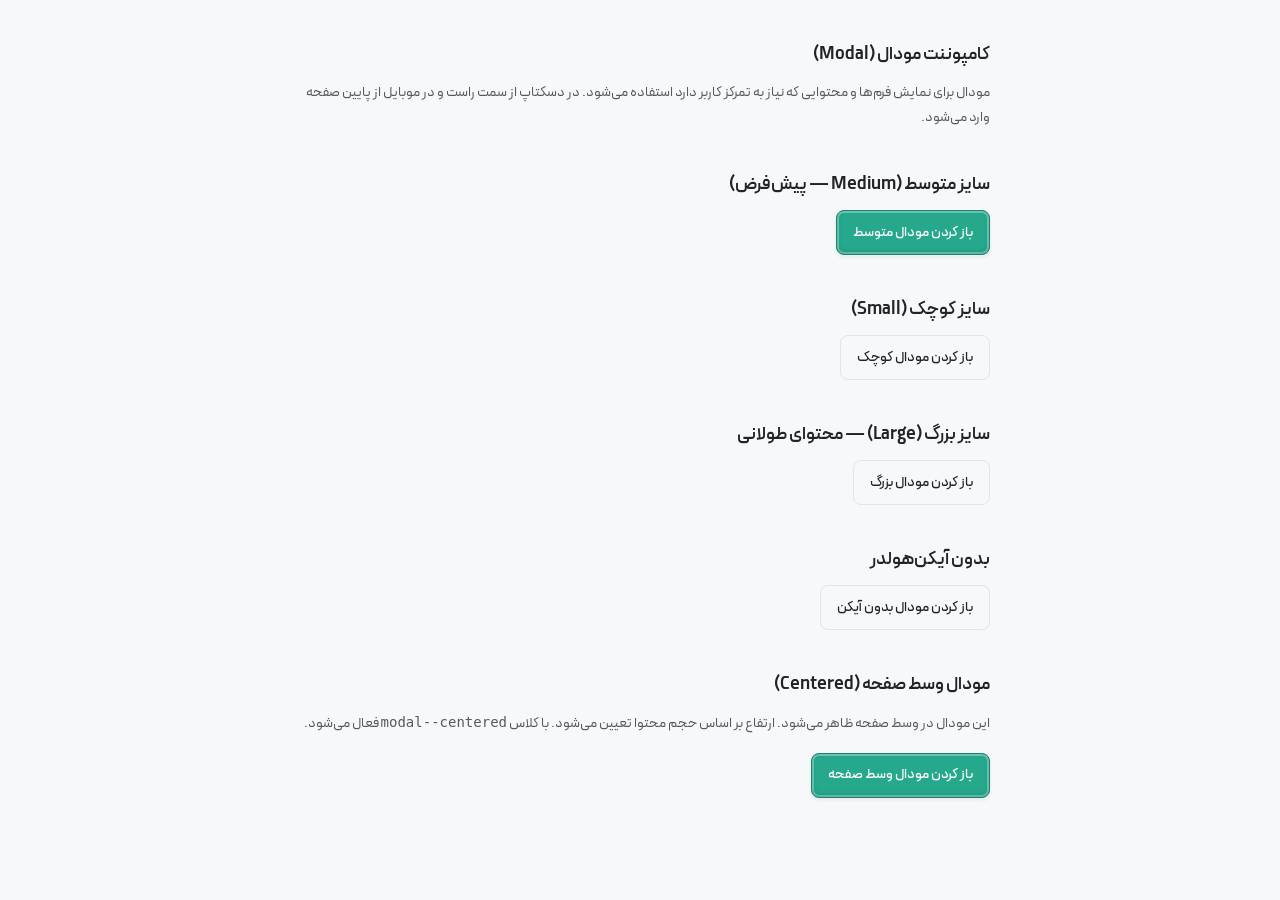
<file: components/modal/index.html>
<!DOCTYPE html>
<html lang="fa" dir="rtl">
<head>
    <meta charset="UTF-8">
    <meta name="viewport" content="width=device-width, initial-scale=1.0">
    <title>Modal Component — کامپوننت مودال</title>
    <link rel="stylesheet" href="../colors/colors.css">
    <link rel="stylesheet" href="../typography/typography.css">
    <link rel="stylesheet" href="modal.css">
    <link rel="stylesheet" href="../button/button.css">
    <link rel="stylesheet" href="../input/input.css">
    <link rel="stylesheet" href="../label/label.css">
    <link rel="stylesheet" href="../select/select.css">
    <script src="modal.js" defer></script>
    <script src="../select/select.js" defer></script>
    <style>
        * { margin: 0; padding: 0; box-sizing: border-box; }
        body {
            font-family: 'Peyda(FaNum)', sans-serif;
            background: #f6f8fa;
            padding: 40px 24px;
        }
        .demo-section {
            max-width: 700px;
            margin: 0 auto 40px;
        }
        .demo-section h2 {
            font-size: 18px;
            font-weight: 600;
            color: #222323;
            margin-bottom: 12px;
        }
        .demo-section p {
            font-size: 14px;
            color: #59595a;
            margin-bottom: 16px;
            line-height: 1.8;
        }
        .demo-buttons {
            display: flex;
            flex-wrap: wrap;
            gap: 12px;
        }

    </style>
</head>
<body>

    <!-- ===========================
         عنوان صفحه
         =========================== -->

    <div class="demo-section">
        <h2>کامپوننت مودال (Modal)</h2>
        <p>
            مودال برای نمایش فرم‌ها و محتوایی که نیاز به تمرکز کاربر دارد استفاده می‌شود.
            در دسکتاپ از سمت راست و در موبایل از پایین صفحه وارد می‌شود.
        </p>
    </div>

    <!-- ===========================
         سایز متوسط (پیش‌فرض) — فرم افزودن کاربر
         =========================== -->

    <div class="demo-section">
        <h2>سایز متوسط (Medium — پیش‌فرض)</h2>
        <div class="demo-buttons">
            <button class="btn btn--primary btn--large" onclick="Modal.open('modal-medium')">
                باز کردن مودال متوسط
            </button>
        </div>
    </div>

    <div class="modal" id="modal-medium">
        <div class="modal__overlay"></div>
        <!-- Expanded Panel — آزمون -->
        <div class="modal__expanded" id="panel-exam">
            <div class="modal__expanded-inner">
                <div class="modal__expanded-header">
                    <h3 class="modal__expanded-title">افزودن آزمون</h3>
                    <div class="modal-field">
                        <input class="modal-field__input" type="text" placeholder="جستجوی آزمون..." />
                    </div>
                    <div class="modal-divider">
                        <div class="modal-divider__line"></div>
                    </div>
                </div>
                <div class="modal__expanded-content">
                    <div class="expanded-item">
                        <span class="expanded-item__name">آزمون ریاضی پایه دهم</span>
                    </div>
                    <div class="expanded-item">
                        <span class="expanded-item__name">آزمون فیزیک پایه یازدهم</span>
                    </div>
                    <div class="expanded-item expanded-item--selected">
                        <span class="expanded-item__name">آزمون شیمی پایه دوازدهم</span>
                        <svg class="expanded-item__check" viewBox="0 0 20 20" fill="none"><circle cx="10" cy="10" r="9" stroke="#26a88c" stroke-width="1.5"/><path d="M6 10.5L9 13L14 7" stroke="#26a88c" stroke-width="1.5" stroke-linecap="round" stroke-linejoin="round"/></svg>
                    </div>
                    <div class="expanded-item">
                        <span class="expanded-item__name">آزمون زبان انگلیسی</span>
                    </div>
                    <div class="expanded-item">
                        <span class="expanded-item__name">آزمون ادبیات فارسی</span>
                    </div>
                    <div class="expanded-item">
                        <span class="expanded-item__name">آزمون عربی عمومی</span>
                    </div>
                    <div class="expanded-item">
                        <span class="expanded-item__name">آزمون زیست‌شناسی</span>
                    </div>
                </div>
                <div class="modal__expanded-footer">
                    <button class="btn btn--outline btn--large" style="width:100%" onclick="Modal.closePanel('panel-exam')">
                        ذخیره و بازگشت
                    </button>
                </div>
            </div>
        </div>
        <!-- Expanded Panel — گروه -->
        <div class="modal__expanded" id="panel-group">
            <div class="modal__expanded-inner">
                <div class="modal__expanded-header">
                    <h3 class="modal__expanded-title">انتخاب گروه</h3>
                    <div class="modal-field">
                        <input class="modal-field__input" type="text" placeholder="جستجوی گروه..." />
                    </div>
                    <div class="modal-divider">
                        <div class="modal-divider__line"></div>
                    </div>
                </div>
                <div class="modal__expanded-content">
                    <div class="expanded-item">
                        <span class="expanded-item__name">گروه الف</span>
                    </div>
                    <div class="expanded-item expanded-item--selected">
                        <span class="expanded-item__name">گروه ب</span>
                        <svg class="expanded-item__check" viewBox="0 0 20 20" fill="none"><circle cx="10" cy="10" r="9" stroke="#26a88c" stroke-width="1.5"/><path d="M6 10.5L9 13L14 7" stroke="#26a88c" stroke-width="1.5" stroke-linecap="round" stroke-linejoin="round"/></svg>
                    </div>
                    <div class="expanded-item">
                        <span class="expanded-item__name">گروه ج</span>
                    </div>
                    <div class="expanded-item">
                        <span class="expanded-item__name">گروه د</span>
                    </div>
                </div>
                <div class="modal__expanded-footer">
                    <button class="btn btn--outline btn--large" style="width:100%" onclick="Modal.closePanel('panel-group')">
                        ذخیره و بازگشت
                    </button>
                </div>
            </div>
        </div>
        <div class="modal__container">
            <div class="modal__header">
                <div class="modal__title-block">
                    <div class="modal__icon-holder">
                        <svg viewBox="0 0 24 24" fill="none">
                            <path d="M15.5 7.5C15.5 9.433 13.933 11 12 11C10.067 11 8.5 9.433 8.5 7.5C8.5 5.567 10.067 4 12 4C13.933 4 15.5 5.567 15.5 7.5Z" stroke="currentColor" stroke-width="1.5"/>
                            <path d="M19.5 20C19.5 16.134 16.142 13 12 13C7.858 13 4.5 16.134 4.5 20" stroke="currentColor" stroke-width="1.5" stroke-linecap="round"/>
                            <path d="M19 8V12M21 10H17" stroke="currentColor" stroke-width="1.5" stroke-linecap="round"/>
                        </svg>
                    </div>
                    <h2 class="modal__title">افزودن کاربر جدید</h2>
                </div>
                <button class="modal__close" type="button" aria-label="بستن">
                    <svg viewBox="0 0 24 24" fill="none"><path d="M5.25 5.25L18.75 18.75M18.75 5.25L5.25 18.75" stroke="currentColor" stroke-width="1.5" stroke-linecap="round"/></svg>
                </button>
            </div>
            <div class="modal__body">
                <div class="modal__content">
                    <!-- کد اختصاصی — input با آیکن قبل -->
                    <div class="modal-field">
                        <label class="label label--large label--required" for="modal-code">
                            <span class="label__text">کد اختصاصی</span>
                            <span class="label__required">*</span>
                        </label>
                        <div class="input input--large input--full-width">
                            <div class="input__container">
                                <span class="input__icon input__icon--before">
                                    <svg viewBox="0 0 20 20" fill="none"><path d="M4 7h12M4 13h12M8 3L6.5 17M13.5 3L12 17" stroke="currentColor" stroke-width="1.5" stroke-linecap="round"/></svg>
                                </span>
                                <span class="input__divider"></span>
                                <input id="modal-code" type="text" class="input__field" placeholder="کد اختصاصی کاربر" />
                            </div>
                            <span class="input__indicator"></span>
                        </div>
                    </div>

                    <!-- جداکننده -->
                    <div class="modal-divider">
                        <div class="modal-divider__line"></div>
                        <span class="modal-divider__text">اطلاعات اختیاری</span>
                        <div class="modal-divider__line" style="width: 8px; flex: none;"></div>
                    </div>

                    <!-- نام و نام خانوادگی — input با آیکن قبل -->
                    <div class="modal-field">
                        <label class="label label--large" for="modal-name">
                            <span class="label__text">نام و نام خانوادگی</span>
                        </label>
                        <div class="input input--large input--full-width">
                            <div class="input__container">
                                <span class="input__icon input__icon--before">
                                    <svg viewBox="0 0 20 20" fill="none"><circle cx="10" cy="7" r="3" stroke="currentColor" stroke-width="1.5"/><path d="M4 17c0-3.31 2.69-6 6-6s6 2.69 6 6" stroke="currentColor" stroke-width="1.5" stroke-linecap="round"/></svg>
                                </span>
                                <span class="input__divider"></span>
                                <input id="modal-name" type="text" class="input__field" placeholder="مانند علی میرهادی" />
                            </div>
                            <span class="input__indicator"></span>
                        </div>
                    </div>

                    <!-- شماره تماس — input با آیکن قبل -->
                    <div class="modal-field">
                        <label class="label label--large" for="modal-phone">
                            <span class="label__text">شماره تماس</span>
                        </label>
                        <div class="input input--large input--full-width">
                            <div class="input__container">
                                <span class="input__icon input__icon--before">
                                    <svg viewBox="0 0 20 20" fill="none"><path d="M3 5c0-1.1.9-2 2-2h2l1.5 3.5L7 8c1 2 3 4 5 5l1.5-1.5L17 13v2c0 1.1-.9 2-2 2A13 13 0 013 5z" stroke="currentColor" stroke-width="1.5" stroke-linecap="round" stroke-linejoin="round"/></svg>
                                </span>
                                <span class="input__divider"></span>
                                <input id="modal-phone" type="text" class="input__field" placeholder="مانند 09215863622" />
                            </div>
                            <span class="input__indicator"></span>
                        </div>
                    </div>

                    <!-- آزمون — input دو آیکن (کلیک باز می‌کند پنل جانبی) -->
                    <div class="modal-field">
                        <label class="label label--large" for="modal-exam">
                            <span class="label__text">آزمون</span>
                        </label>
                        <div class="input input--large input--full-width" onclick="Modal.openPanel('panel-exam')" style="cursor: pointer;">
                            <div class="input__container">
                                <span class="input__icon input__icon--before">
                                    <svg viewBox="0 0 20 20" fill="none"><path d="M6 2h5l5 5v9a2 2 0 01-2 2H6a2 2 0 01-2-2V4a2 2 0 012-2z" stroke="currentColor" stroke-width="1.5" stroke-linecap="round" stroke-linejoin="round"/><path d="M11 2v5h5M8 10h4M8 14h4" stroke="currentColor" stroke-width="1.5" stroke-linecap="round"/></svg>
                                </span>
                                <span class="input__divider"></span>
                                <input id="modal-exam" type="text" class="input__field" placeholder="آزمون مورد نظر را انتخاب کنید" readonly />
                                <span class="input__icon input__icon--after">
                                    <svg viewBox="0 0 20 20" fill="none"><path d="M12.5 15L7.5 10L12.5 5" stroke="currentColor" stroke-width="1.5" stroke-linecap="round" stroke-linejoin="round"/></svg>
                                </span>
                            </div>
                            <span class="input__indicator"></span>
                        </div>
                    </div>

                    <!-- گروه — input دو آیکن (کلیک باز می‌کند پنل جانبی) -->
                    <div class="modal-field">
                        <label class="label label--large" for="modal-group">
                            <span class="label__text">گروه</span>
                        </label>
                        <div class="input input--large input--full-width" onclick="Modal.openPanel('panel-group')" style="cursor: pointer;">
                            <div class="input__container">
                                <span class="input__icon input__icon--before">
                                    <svg viewBox="0 0 20 20" fill="none"><circle cx="7" cy="7" r="2.5" stroke="currentColor" stroke-width="1.5"/><circle cx="14" cy="7" r="2.5" stroke="currentColor" stroke-width="1.5"/><path d="M1.5 17c0-2.76 2.46-5 5.5-5 1.1 0 2.13.27 3 .73M14 12c3.04 0 5.5 2.24 5.5 5" stroke="currentColor" stroke-width="1.5" stroke-linecap="round"/></svg>
                                </span>
                                <span class="input__divider"></span>
                                <input id="modal-group" type="text" class="input__field" placeholder="گروه‌بندی را انتخاب کنید" readonly />
                                <span class="input__icon input__icon--after">
                                    <svg viewBox="0 0 20 20" fill="none"><path d="M12.5 15L7.5 10L12.5 5" stroke="currentColor" stroke-width="1.5" stroke-linecap="round" stroke-linejoin="round"/></svg>
                                </span>
                            </div>
                            <span class="input__indicator"></span>
                        </div>
                    </div>
                </div>
                <div class="modal__actions">
                    <button class="btn btn--primary btn--large" style="width:100%" onclick="Modal.close('modal-medium')">
                        تایید و افزودن کاربر
                    </button>
                </div>
            </div>
        </div>
    </div>

    <!-- ===========================
         سایز کوچک (Small)
         =========================== -->

    <div class="demo-section">
        <h2>سایز کوچک (Small)</h2>
        <div class="demo-buttons">
            <button class="btn btn--outline btn--large" onclick="Modal.open('modal-small')">
                باز کردن مودال کوچک
            </button>
        </div>
    </div>

    <div class="modal modal--sm" id="modal-small">
        <div class="modal__overlay"></div>
        <div class="modal__container">
            <div class="modal__header">
                <div class="modal__title-block">
                    <div class="modal__icon-holder">
                        <svg viewBox="0 0 24 24" fill="none">
                            <path d="M12 8V16M8 12H16" stroke="currentColor" stroke-width="1.5" stroke-linecap="round"/>
                            <circle cx="12" cy="12" r="9" stroke="currentColor" stroke-width="1.5"/>
                        </svg>
                    </div>
                    <h2 class="modal__title">تایید عملیات</h2>
                </div>
                <button class="modal__close" type="button" aria-label="بستن">
                    <svg viewBox="0 0 24 24" fill="none"><path d="M5.25 5.25L18.75 18.75M18.75 5.25L5.25 18.75" stroke="currentColor" stroke-width="1.5" stroke-linecap="round"/></svg>
                </button>
            </div>
            <div class="modal__body">
                <div class="modal__content">
                    <div class="modal-field">
                        <span class="modal-field__label">توضیحات</span>
                        <input class="modal-field__input" type="text" placeholder="توضیحات را وارد کنید" />
                    </div>
                </div>
                <div class="modal__actions">
                    <button class="btn btn--primary btn--large" style="width:100%" onclick="Modal.close('modal-small')">
                        تایید
                    </button>
                </div>
            </div>
        </div>
    </div>

    <!-- ===========================
         سایز بزرگ (Large) — محتوای طولانی
         =========================== -->

    <div class="demo-section">
        <h2>سایز بزرگ (Large) — محتوای طولانی</h2>
        <div class="demo-buttons">
            <button class="btn btn--outline btn--large" onclick="Modal.open('modal-large')">
                باز کردن مودال بزرگ
            </button>
        </div>
    </div>

    <div class="modal modal--lg" id="modal-large">
        <div class="modal__overlay"></div>
        <div class="modal__container">
            <div class="modal__header">
                <div class="modal__title-block">
                    <div class="modal__icon-holder">
                        <svg viewBox="0 0 24 24" fill="none">
                            <path d="M4 6H20M4 12H20M4 18H12" stroke="currentColor" stroke-width="1.5" stroke-linecap="round"/>
                        </svg>
                    </div>
                    <h2 class="modal__title">فرم ثبت‌نام کامل</h2>
                </div>
                <button class="modal__close" type="button" aria-label="بستن">
                    <svg viewBox="0 0 24 24" fill="none"><path d="M5.25 5.25L18.75 18.75M18.75 5.25L5.25 18.75" stroke="currentColor" stroke-width="1.5" stroke-linecap="round"/></svg>
                </button>
            </div>
            <div class="modal__body">
                <div class="modal__content">
                    <div class="modal-field">
                        <span class="modal-field__label modal-field__label--required">نام</span>
                        <input class="modal-field__input" type="text" placeholder="نام خود را وارد کنید" />
                    </div>
                    <div class="modal-field">
                        <span class="modal-field__label modal-field__label--required">نام خانوادگی</span>
                        <input class="modal-field__input" type="text" placeholder="نام خانوادگی خود را وارد کنید" />
                    </div>
                    <div class="modal-field">
                        <span class="modal-field__label modal-field__label--required">ایمیل</span>
                        <input class="modal-field__input" type="email" placeholder="example@domain.com" />
                    </div>

                    <div class="modal-divider">
                        <div class="modal-divider__line"></div>
                        <span class="modal-divider__text">اطلاعات تکمیلی</span>
                        <div class="modal-divider__line" style="width: 8px; flex: none;"></div>
                    </div>

                    <div class="modal-field">
                        <span class="modal-field__label">شماره تماس</span>
                        <input class="modal-field__input" type="text" placeholder="مانند 09215863622" />
                    </div>
                    <div class="modal-field">
                        <span class="modal-field__label">آدرس</span>
                        <input class="modal-field__input" type="text" placeholder="آدرس خود را وارد کنید" />
                    </div>
                    <div class="modal-field">
                        <span class="modal-field__label">کد پستی</span>
                        <input class="modal-field__input" type="text" placeholder="کد پستی 10 رقمی" />
                    </div>
                    <div class="modal-field">
                        <span class="modal-field__label">شغل</span>
                        <input class="modal-field__input" type="text" placeholder="شغل خود را وارد کنید" />
                    </div>
                    <div class="modal-field">
                        <span class="modal-field__label">سازمان</span>
                        <input class="modal-field__input" type="text" placeholder="نام سازمان" />
                    </div>
                </div>
                <div class="modal__actions">
                    <button class="btn btn--primary btn--large" style="width:100%" onclick="Modal.close('modal-large')">
                        ثبت‌نام
                    </button>
                </div>
            </div>
        </div>
    </div>

    <!-- ===========================
         بدون آیکن‌هولدر
         =========================== -->

    <div class="demo-section">
        <h2>بدون آیکن‌هولدر</h2>
        <div class="demo-buttons">
            <button class="btn btn--outline btn--large" onclick="Modal.open('modal-no-icon')">
                باز کردن مودال بدون آیکن
            </button>
        </div>
    </div>

    <div class="modal" id="modal-no-icon">
        <div class="modal__overlay"></div>
        <div class="modal__container">
            <div class="modal__header">
                <div class="modal__title-block">
                    <h2 class="modal__title">ویرایش اطلاعات</h2>
                </div>
                <button class="modal__close" type="button" aria-label="بستن">
                    <svg viewBox="0 0 24 24" fill="none"><path d="M5.25 5.25L18.75 18.75M18.75 5.25L5.25 18.75" stroke="currentColor" stroke-width="1.5" stroke-linecap="round"/></svg>
                </button>
            </div>
            <div class="modal__body">
                <div class="modal__content">
                    <div class="modal-field">
                        <span class="modal-field__label">نام</span>
                        <input class="modal-field__input" type="text" value="علی میرهادی" />
                    </div>
                    <div class="modal-field">
                        <span class="modal-field__label">ایمیل</span>
                        <input class="modal-field__input" type="email" value="ali@example.com" />
                    </div>
                </div>
                <div class="modal__actions">
                    <button class="btn btn--primary btn--large" style="width:100%" onclick="Modal.close('modal-no-icon')">
                        ذخیره تغییرات
                    </button>
                </div>
            </div>
        </div>
    </div>

    <!-- ===========================
         مودال وسط صفحه (Centered)
         =========================== -->

    <div class="demo-section">
        <h2>مودال وسط صفحه (Centered)</h2>
        <p>
            این مودال در وسط صفحه ظاهر می‌شود. ارتفاع بر اساس حجم محتوا تعیین می‌شود.
            با کلاس <code>modal--centered</code> فعال می‌شود.
        </p>
        <div class="demo-buttons">
            <button class="btn btn--primary btn--large" onclick="Modal.open('modal-centered')">
                باز کردن مودال وسط صفحه
            </button>
        </div>
    </div>

    <div class="modal modal--centered" id="modal-centered">
        <div class="modal__overlay"></div>
        <div class="modal__container">
            <div class="modal__header">
                <div class="modal__title-block">
                    <div class="modal__icon-holder">
                        <svg viewBox="0 0 24 24" fill="none">
                            <circle cx="12" cy="12" r="3" stroke="currentColor" stroke-width="1.5"/>
                            <path d="M12 2v3M12 19v3M4.93 4.93l2.12 2.12M16.95 16.95l2.12 2.12M2 12h3M19 12h3M4.93 19.07l2.12-2.12M16.95 7.05l2.12-2.12" stroke="currentColor" stroke-width="1.5" stroke-linecap="round"/>
                        </svg>
                    </div>
                    <div class="modal__title-wrap">
                        <h2 class="modal__title">تغییر وضعیت کاربران</h2>
                        <p class="modal__subtitle">۳ کاربر انتخاب شده</p>
                    </div>
                </div>
                <button class="modal__close" type="button" aria-label="بستن">
                    <svg viewBox="0 0 24 24" fill="none"><path d="M5.25 5.25L18.75 18.75M18.75 5.25L5.25 18.75" stroke="currentColor" stroke-width="1.5" stroke-linecap="round"/></svg>
                </button>
            </div>
            <div class="modal__body">
                <div class="modal__content">
                    <div class="modal-field">
                        <label class="label label--large" for="centered-status">
                            <span class="label__text">وضعیت</span>
                        </label>
                        <div class="input input--large input--full-width">
                            <div class="input__container">
                                <span class="input__icon input__icon--before">
                                    <svg viewBox="0 0 20 20" fill="none"><circle cx="10" cy="10" r="3" stroke="currentColor" stroke-width="1.5"/><path d="M10 2v3M10 15v3M3.52 3.52l2.12 2.12M14.36 14.36l2.12 2.12M2 10h3M15 10h3M3.52 16.48l2.12-2.12M14.36 5.64l2.12-2.12" stroke="currentColor" stroke-width="1.5" stroke-linecap="round"/></svg>
                                </span>
                                <span class="input__divider"></span>
                                <input id="centered-status" type="text" class="input__field" value="فعال" readonly />
                                <span class="input__icon input__icon--after">
                                    <svg viewBox="0 0 20 20" fill="none"><path d="M5 7.5L10 12.5L15 7.5" stroke="currentColor" stroke-width="1.5" stroke-linecap="round" stroke-linejoin="round"/></svg>
                                </span>
                            </div>
                            <span class="input__indicator"></span>
                        </div>
                    </div>
                </div>
                <div class="modal__actions">
                    <button class="btn btn--primary btn--large" style="width:100%" onclick="Modal.close('modal-centered')">
                        تایید و ذخیره
                    </button>
                </div>
            </div>
        </div>
    </div>

</body>
</html>
</file>
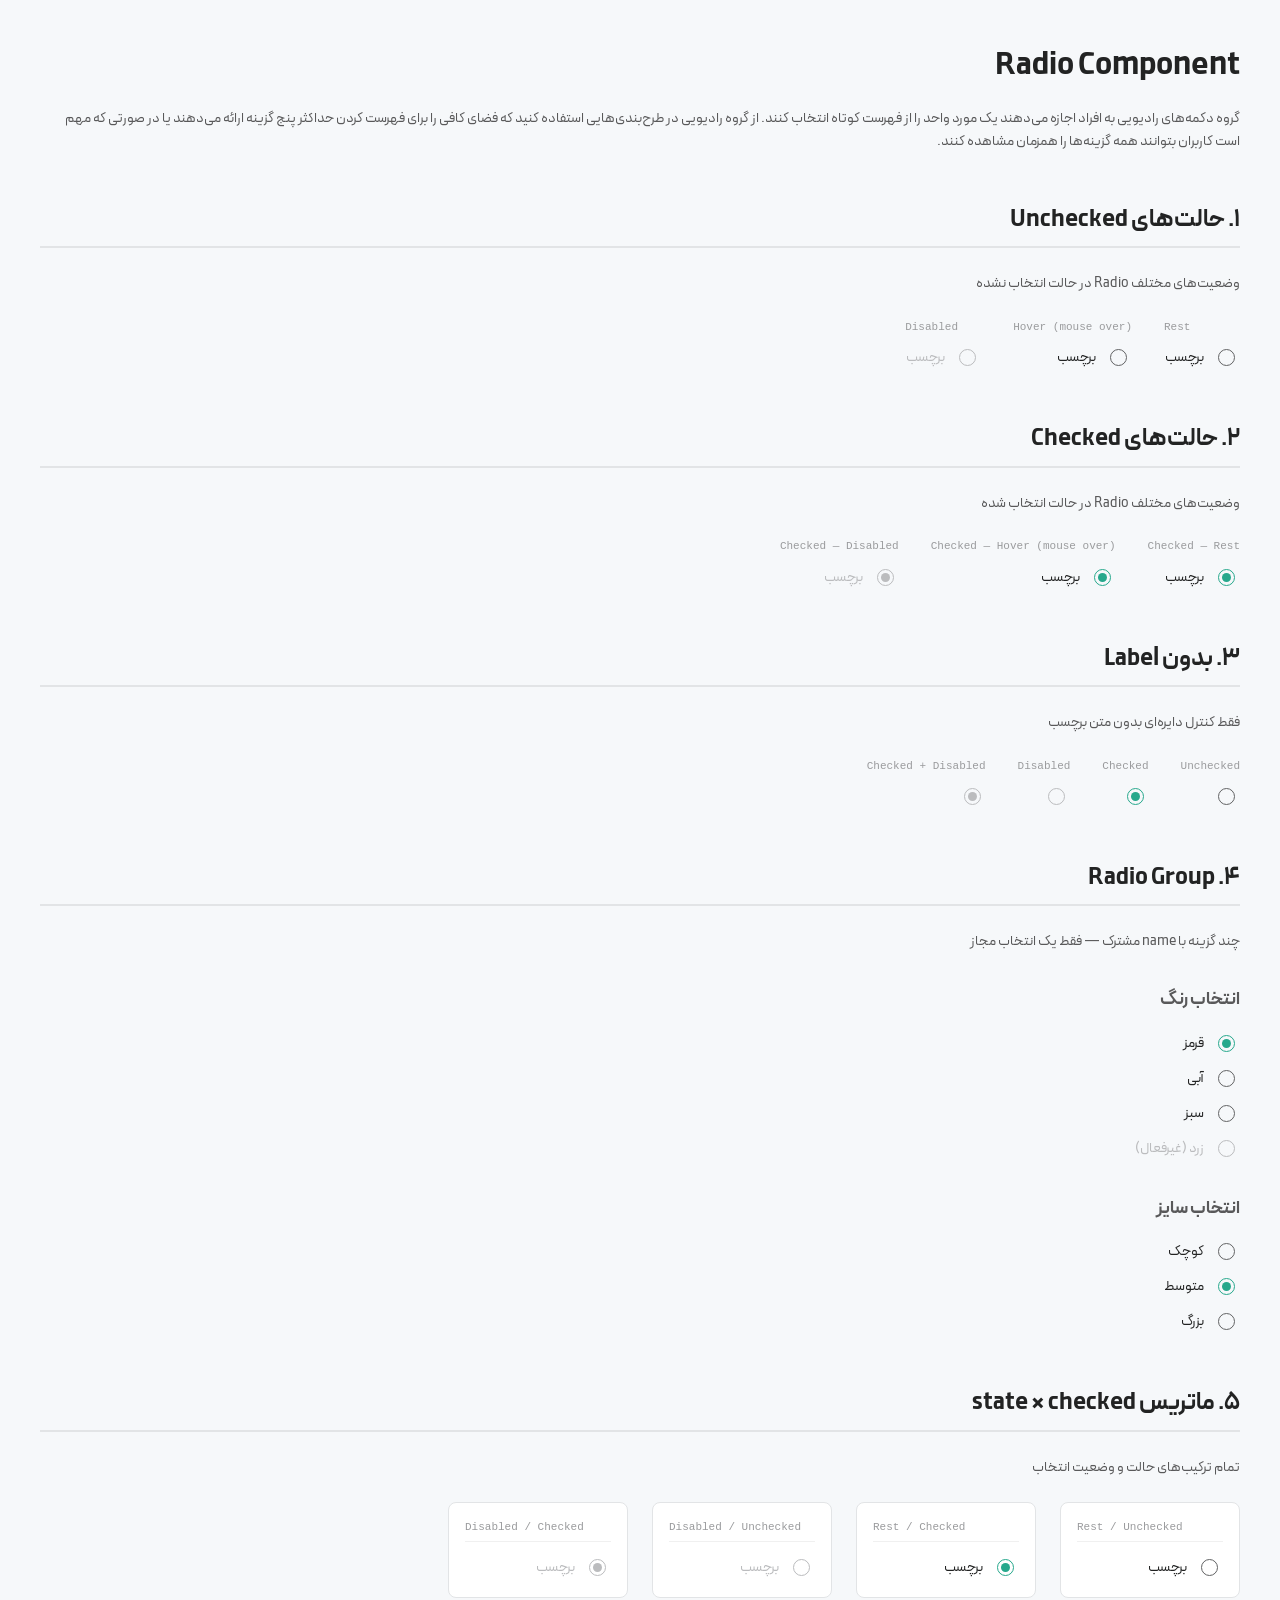
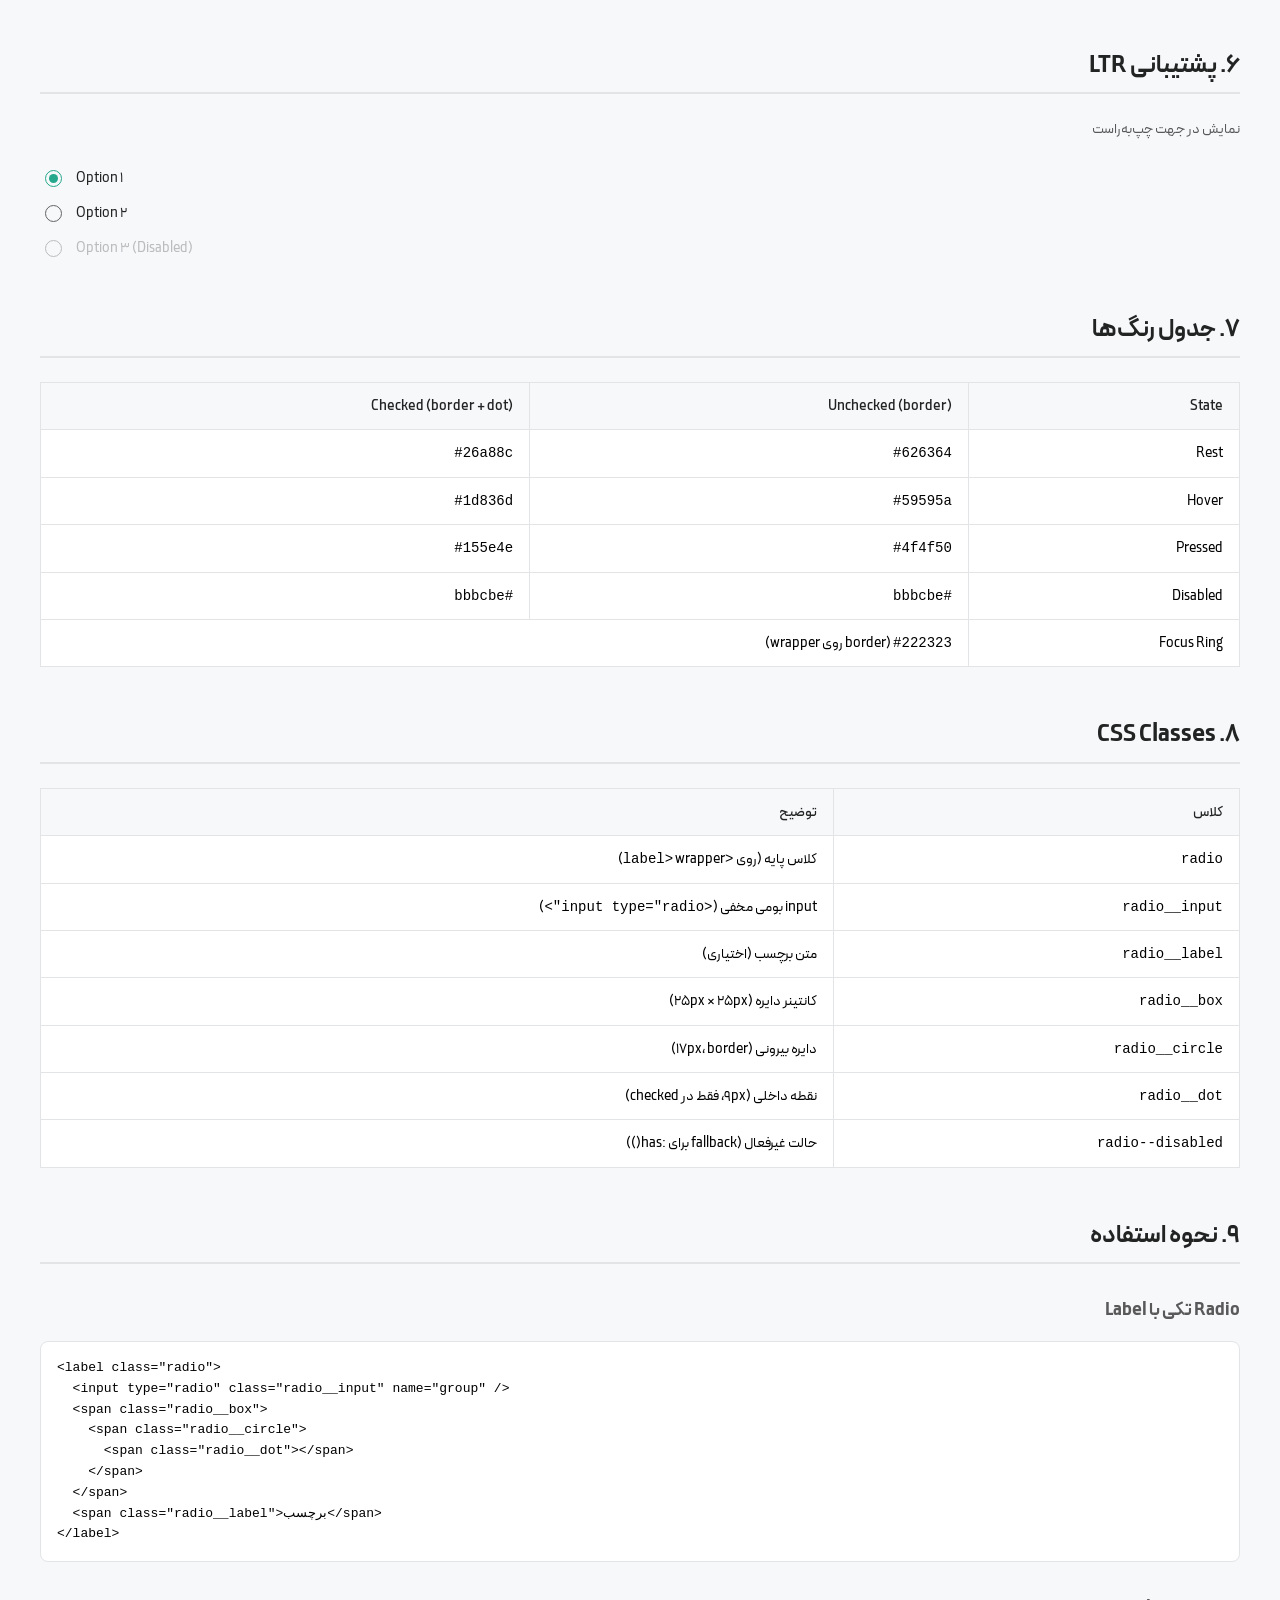
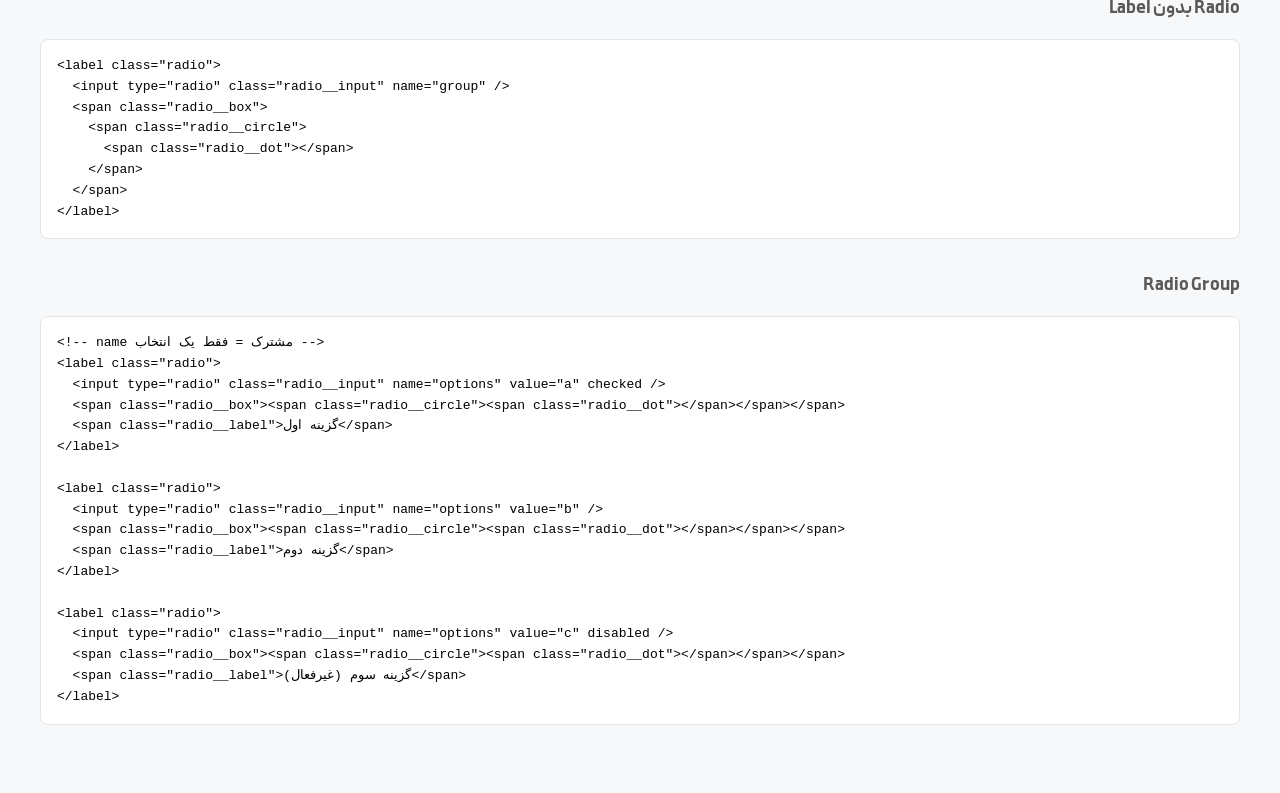
<file: components/radio/index.html>
<!DOCTYPE html>
<html lang="fa" dir="rtl">
<head>
  <meta charset="UTF-8">
  <meta name="viewport" content="width=device-width, initial-scale=1.0">
  <title>Radio Component - دمو کامپوننت رادیو</title>
  <link rel="stylesheet" href="../colors/colors.css">
  <link rel="stylesheet" href="../typography/typography.css">
  <link rel="stylesheet" href="radio.css">
  <style>
    * {
      margin: 0;
      padding: 0;
      box-sizing: border-box;
    }

    body {
      font-family: 'Peyda(FaNum)', sans-serif;
      background: #f6f8fa;
      padding: 40px 20px;
      line-height: 1.6;
    }

    .container {
      max-width: 1200px;
      margin: 0 auto;
    }

    h1 {
      font-size: 32px;
      margin-bottom: 16px;
      color: #222323;
    }

    h2 {
      font-size: 24px;
      margin-top: 48px;
      margin-bottom: 24px;
      color: #222323;
      border-bottom: 2px solid #e2e4e6;
      padding-bottom: 8px;
    }

    h3 {
      font-size: 18px;
      margin-top: 32px;
      margin-bottom: 16px;
      color: #59595a;
    }

    .demo-row {
      display: flex;
      align-items: center;
      gap: 32px;
      margin-bottom: 16px;
      flex-wrap: wrap;
    }

    .demo-item {
      display: flex;
      flex-direction: column;
      gap: 8px;
    }

    .demo-label {
      font-size: 11px;
      color: #9a9b9d;
      font-family: monospace;
      direction: ltr;
      text-align: left;
    }

    .section-desc {
      color: #59595a;
      font-size: 14px;
      margin-bottom: 24px;
    }

    .demo-grid {
      display: grid;
      grid-template-columns: repeat(auto-fill, minmax(180px, 1fr));
      gap: 24px;
      margin-bottom: 24px;
    }

    .demo-card {
      background: #ffffff;
      border: 1px solid #e2e4e6;
      border-radius: 8px;
      padding: 16px;
      display: flex;
      flex-direction: column;
      gap: 12px;
    }

    .demo-card__title {
      font-size: 11px;
      color: #9a9b9d;
      font-family: monospace;
      direction: ltr;
      text-align: left;
      border-bottom: 1px solid #f0f0f0;
      padding-bottom: 4px;
    }

    .radio-group {
      display: flex;
      flex-direction: column;
      gap: 8px;
    }

    .comparison-table {
      width: 100%;
      border-collapse: collapse;
      margin-bottom: 24px;
      font-size: 14px;
    }

    .comparison-table th,
    .comparison-table td {
      padding: 12px 16px;
      border: 1px solid #e2e4e6;
      text-align: right;
    }

    .comparison-table th {
      background: #f6f8fa;
      font-weight: 500;
      color: #222323;
    }

    .comparison-table td {
      background: #ffffff;
    }
  </style>
</head>
<body>

<div class="container">

  <h1>Radio Component</h1>
  <p class="section-desc">
    گروه دکمه‌های رادیویی به افراد اجازه می‌دهند یک مورد واحد را از فهرست کوتاه انتخاب کنند.
    از گروه رادیویی در طرح‌بندی‌هایی استفاده کنید که فضای کافی را برای فهرست کردن حداکثر پنج گزینه ارائه می‌دهند
    یا در صورتی که مهم است کاربران بتوانند همه گزینه‌ها را همزمان مشاهده کنند.
  </p>

  <!-- ==========================================
       1. حالت‌های Unchecked
       ========================================== -->

  <h2>۱. حالت‌های Unchecked</h2>
  <p class="section-desc">وضعیت‌های مختلف Radio در حالت انتخاب نشده</p>

  <div class="demo-row">
    <div class="demo-item">
      <span class="demo-label">Rest</span>
      <label class="radio">
        <input type="radio" class="radio__input" name="unchecked-demo" />
        <span class="radio__box">
          <span class="radio__circle">
            <span class="radio__dot"></span>
          </span>
        </span>
        <span class="radio__label">برچسب</span>
      </label>
    </div>
    <div class="demo-item">
      <span class="demo-label">Hover (mouse over)</span>
      <label class="radio">
        <input type="radio" class="radio__input" name="unchecked-demo2" />
        <span class="radio__box">
          <span class="radio__circle">
            <span class="radio__dot"></span>
          </span>
        </span>
        <span class="radio__label">برچسب</span>
      </label>
    </div>
    <div class="demo-item">
      <span class="demo-label">Disabled</span>
      <label class="radio">
        <input type="radio" class="radio__input" name="unchecked-disabled" disabled />
        <span class="radio__box">
          <span class="radio__circle">
            <span class="radio__dot"></span>
          </span>
        </span>
        <span class="radio__label">برچسب</span>
      </label>
    </div>
  </div>

  <!-- ==========================================
       2. حالت‌های Checked
       ========================================== -->

  <h2>۲. حالت‌های Checked</h2>
  <p class="section-desc">وضعیت‌های مختلف Radio در حالت انتخاب شده</p>

  <div class="demo-row">
    <div class="demo-item">
      <span class="demo-label">Checked — Rest</span>
      <label class="radio">
        <input type="radio" class="radio__input" name="checked-demo" checked />
        <span class="radio__box">
          <span class="radio__circle">
            <span class="radio__dot"></span>
          </span>
        </span>
        <span class="radio__label">برچسب</span>
      </label>
    </div>
    <div class="demo-item">
      <span class="demo-label">Checked — Hover (mouse over)</span>
      <label class="radio">
        <input type="radio" class="radio__input" name="checked-demo2" checked />
        <span class="radio__box">
          <span class="radio__circle">
            <span class="radio__dot"></span>
          </span>
        </span>
        <span class="radio__label">برچسب</span>
      </label>
    </div>
    <div class="demo-item">
      <span class="demo-label">Checked — Disabled</span>
      <label class="radio">
        <input type="radio" class="radio__input" name="checked-disabled" checked disabled />
        <span class="radio__box">
          <span class="radio__circle">
            <span class="radio__dot"></span>
          </span>
        </span>
        <span class="radio__label">برچسب</span>
      </label>
    </div>
  </div>

  <!-- ==========================================
       3. بدون Label
       ========================================== -->

  <h2>۳. بدون Label</h2>
  <p class="section-desc">فقط کنترل دایره‌ای بدون متن برچسب</p>

  <div class="demo-row">
    <div class="demo-item">
      <span class="demo-label">Unchecked</span>
      <label class="radio">
        <input type="radio" class="radio__input" name="no-label" />
        <span class="radio__box">
          <span class="radio__circle">
            <span class="radio__dot"></span>
          </span>
        </span>
      </label>
    </div>
    <div class="demo-item">
      <span class="demo-label">Checked</span>
      <label class="radio">
        <input type="radio" class="radio__input" name="no-label2" checked />
        <span class="radio__box">
          <span class="radio__circle">
            <span class="radio__dot"></span>
          </span>
        </span>
      </label>
    </div>
    <div class="demo-item">
      <span class="demo-label">Disabled</span>
      <label class="radio">
        <input type="radio" class="radio__input" name="no-label3" disabled />
        <span class="radio__box">
          <span class="radio__circle">
            <span class="radio__dot"></span>
          </span>
        </span>
      </label>
    </div>
    <div class="demo-item">
      <span class="demo-label">Checked + Disabled</span>
      <label class="radio">
        <input type="radio" class="radio__input" name="no-label4" checked disabled />
        <span class="radio__box">
          <span class="radio__circle">
            <span class="radio__dot"></span>
          </span>
        </span>
      </label>
    </div>
  </div>

  <!-- ==========================================
       4. Radio Group
       ========================================== -->

  <h2>۴. Radio Group</h2>
  <p class="section-desc">چند گزینه با name مشترک — فقط یک انتخاب مجاز</p>

  <h3>انتخاب رنگ</h3>
  <div class="radio-group">
    <label class="radio">
      <input type="radio" class="radio__input" name="color" value="red" checked />
      <span class="radio__box">
        <span class="radio__circle">
          <span class="radio__dot"></span>
        </span>
      </span>
      <span class="radio__label">قرمز</span>
    </label>
    <label class="radio">
      <input type="radio" class="radio__input" name="color" value="blue" />
      <span class="radio__box">
        <span class="radio__circle">
          <span class="radio__dot"></span>
        </span>
      </span>
      <span class="radio__label">آبی</span>
    </label>
    <label class="radio">
      <input type="radio" class="radio__input" name="color" value="green" />
      <span class="radio__box">
        <span class="radio__circle">
          <span class="radio__dot"></span>
        </span>
      </span>
      <span class="radio__label">سبز</span>
    </label>
    <label class="radio">
      <input type="radio" class="radio__input" name="color" value="yellow" disabled />
      <span class="radio__box">
        <span class="radio__circle">
          <span class="radio__dot"></span>
        </span>
      </span>
      <span class="radio__label">زرد (غیرفعال)</span>
    </label>
  </div>

  <h3>انتخاب سایز</h3>
  <div class="radio-group">
    <label class="radio">
      <input type="radio" class="radio__input" name="size" value="small" />
      <span class="radio__box">
        <span class="radio__circle">
          <span class="radio__dot"></span>
        </span>
      </span>
      <span class="radio__label">کوچک</span>
    </label>
    <label class="radio">
      <input type="radio" class="radio__input" name="size" value="medium" checked />
      <span class="radio__box">
        <span class="radio__circle">
          <span class="radio__dot"></span>
        </span>
      </span>
      <span class="radio__label">متوسط</span>
    </label>
    <label class="radio">
      <input type="radio" class="radio__input" name="size" value="large" />
      <span class="radio__box">
        <span class="radio__circle">
          <span class="radio__dot"></span>
        </span>
      </span>
      <span class="radio__label">بزرگ</span>
    </label>
  </div>

  <!-- ==========================================
       5. ماتریس state × checked
       ========================================== -->

  <h2>۵. ماتریس state × checked</h2>
  <p class="section-desc">تمام ترکیب‌های حالت و وضعیت انتخاب</p>

  <div class="demo-grid">
    <div class="demo-card">
      <span class="demo-card__title">Rest / Unchecked</span>
      <label class="radio">
        <input type="radio" class="radio__input" name="m1" />
        <span class="radio__box"><span class="radio__circle"><span class="radio__dot"></span></span></span>
        <span class="radio__label">برچسب</span>
      </label>
    </div>
    <div class="demo-card">
      <span class="demo-card__title">Rest / Checked</span>
      <label class="radio">
        <input type="radio" class="radio__input" name="m2" checked />
        <span class="radio__box"><span class="radio__circle"><span class="radio__dot"></span></span></span>
        <span class="radio__label">برچسب</span>
      </label>
    </div>
    <div class="demo-card">
      <span class="demo-card__title">Disabled / Unchecked</span>
      <label class="radio">
        <input type="radio" class="radio__input" name="m3" disabled />
        <span class="radio__box"><span class="radio__circle"><span class="radio__dot"></span></span></span>
        <span class="radio__label">برچسب</span>
      </label>
    </div>
    <div class="demo-card">
      <span class="demo-card__title">Disabled / Checked</span>
      <label class="radio">
        <input type="radio" class="radio__input" name="m4" checked disabled />
        <span class="radio__box"><span class="radio__circle"><span class="radio__dot"></span></span></span>
        <span class="radio__label">برچسب</span>
      </label>
    </div>
  </div>

  <!-- ==========================================
       6. پشتیبانی LTR
       ========================================== -->

  <h2>۶. پشتیبانی LTR</h2>
  <p class="section-desc">نمایش در جهت چپ‌به‌راست</p>

  <div dir="ltr" style="margin-bottom: 24px;">
    <div class="radio-group">
      <label class="radio">
        <input type="radio" class="radio__input" name="ltr-group" value="opt1" checked />
        <span class="radio__box"><span class="radio__circle"><span class="radio__dot"></span></span></span>
        <span class="radio__label">Option 1</span>
      </label>
      <label class="radio">
        <input type="radio" class="radio__input" name="ltr-group" value="opt2" />
        <span class="radio__box"><span class="radio__circle"><span class="radio__dot"></span></span></span>
        <span class="radio__label">Option 2</span>
      </label>
      <label class="radio">
        <input type="radio" class="radio__input" name="ltr-group" value="opt3" disabled />
        <span class="radio__box"><span class="radio__circle"><span class="radio__dot"></span></span></span>
        <span class="radio__label">Option 3 (Disabled)</span>
      </label>
    </div>
  </div>

  <!-- ==========================================
       7. جدول رنگ‌ها
       ========================================== -->

  <h2>۷. جدول رنگ‌ها</h2>

  <table class="comparison-table">
    <thead>
      <tr>
        <th>State</th>
        <th>Unchecked (border)</th>
        <th>Checked (border + dot)</th>
      </tr>
    </thead>
    <tbody>
      <tr>
        <td>Rest</td>
        <td><code>#626364</code></td>
        <td><code>#26a88c</code></td>
      </tr>
      <tr>
        <td>Hover</td>
        <td><code>#59595a</code></td>
        <td><code>#1d836d</code></td>
      </tr>
      <tr>
        <td>Pressed</td>
        <td><code>#4f4f50</code></td>
        <td><code>#155e4e</code></td>
      </tr>
      <tr>
        <td>Disabled</td>
        <td><code>#bbbcbe</code></td>
        <td><code>#bbbcbe</code></td>
      </tr>
      <tr>
        <td>Focus Ring</td>
        <td colspan="2"><code>#222323</code> (border روی wrapper)</td>
      </tr>
    </tbody>
  </table>

  <!-- ==========================================
       8. CSS Classes
       ========================================== -->

  <h2>۸. CSS Classes</h2>

  <table class="comparison-table">
    <thead>
      <tr>
        <th>کلاس</th>
        <th>توضیح</th>
      </tr>
    </thead>
    <tbody>
      <tr><td><code>radio</code></td><td>کلاس پایه (روی <code>&lt;label&gt;</code> wrapper)</td></tr>
      <tr><td><code>radio__input</code></td><td>input بومی مخفی (<code>&lt;input type="radio"&gt;</code>)</td></tr>
      <tr><td><code>radio__label</code></td><td>متن برچسب (اختیاری)</td></tr>
      <tr><td><code>radio__box</code></td><td>کانتینر دایره (25px × 25px)</td></tr>
      <tr><td><code>radio__circle</code></td><td>دایره بیرونی (17px، border)</td></tr>
      <tr><td><code>radio__dot</code></td><td>نقطه داخلی (9px، فقط در checked)</td></tr>
      <tr><td><code>radio--disabled</code></td><td>حالت غیرفعال (fallback برای :has())</td></tr>
    </tbody>
  </table>

  <!-- ==========================================
       9. نحوه استفاده
       ========================================== -->

  <h2>۹. نحوه استفاده</h2>

  <h3>Radio تکی با Label</h3>
  <pre dir="ltr" style="background:#fff;border:1px solid #e2e4e6;border-radius:8px;padding:16px;overflow-x:auto;font-size:13px;line-height:1.6;margin-bottom:16px;"><code>&lt;label class="radio"&gt;
  &lt;input type="radio" class="radio__input" name="group" /&gt;
  &lt;span class="radio__box"&gt;
    &lt;span class="radio__circle"&gt;
      &lt;span class="radio__dot"&gt;&lt;/span&gt;
    &lt;/span&gt;
  &lt;/span&gt;
  &lt;span class="radio__label"&gt;برچسب&lt;/span&gt;
&lt;/label&gt;</code></pre>

  <h3>Radio بدون Label</h3>
  <pre dir="ltr" style="background:#fff;border:1px solid #e2e4e6;border-radius:8px;padding:16px;overflow-x:auto;font-size:13px;line-height:1.6;margin-bottom:16px;"><code>&lt;label class="radio"&gt;
  &lt;input type="radio" class="radio__input" name="group" /&gt;
  &lt;span class="radio__box"&gt;
    &lt;span class="radio__circle"&gt;
      &lt;span class="radio__dot"&gt;&lt;/span&gt;
    &lt;/span&gt;
  &lt;/span&gt;
&lt;/label&gt;</code></pre>

  <h3>Radio Group</h3>
  <pre dir="ltr" style="background:#fff;border:1px solid #e2e4e6;border-radius:8px;padding:16px;overflow-x:auto;font-size:13px;line-height:1.6;margin-bottom:16px;"><code>&lt;!-- name مشترک = فقط یک انتخاب --&gt;
&lt;label class="radio"&gt;
  &lt;input type="radio" class="radio__input" name="options" value="a" checked /&gt;
  &lt;span class="radio__box"&gt;&lt;span class="radio__circle"&gt;&lt;span class="radio__dot"&gt;&lt;/span&gt;&lt;/span&gt;&lt;/span&gt;
  &lt;span class="radio__label"&gt;گزینه اول&lt;/span&gt;
&lt;/label&gt;

&lt;label class="radio"&gt;
  &lt;input type="radio" class="radio__input" name="options" value="b" /&gt;
  &lt;span class="radio__box"&gt;&lt;span class="radio__circle"&gt;&lt;span class="radio__dot"&gt;&lt;/span&gt;&lt;/span&gt;&lt;/span&gt;
  &lt;span class="radio__label"&gt;گزینه دوم&lt;/span&gt;
&lt;/label&gt;

&lt;label class="radio"&gt;
  &lt;input type="radio" class="radio__input" name="options" value="c" disabled /&gt;
  &lt;span class="radio__box"&gt;&lt;span class="radio__circle"&gt;&lt;span class="radio__dot"&gt;&lt;/span&gt;&lt;/span&gt;&lt;/span&gt;
  &lt;span class="radio__label"&gt;گزینه سوم (غیرفعال)&lt;/span&gt;
&lt;/label&gt;</code></pre>

</div>

</body>
</html>
</file>
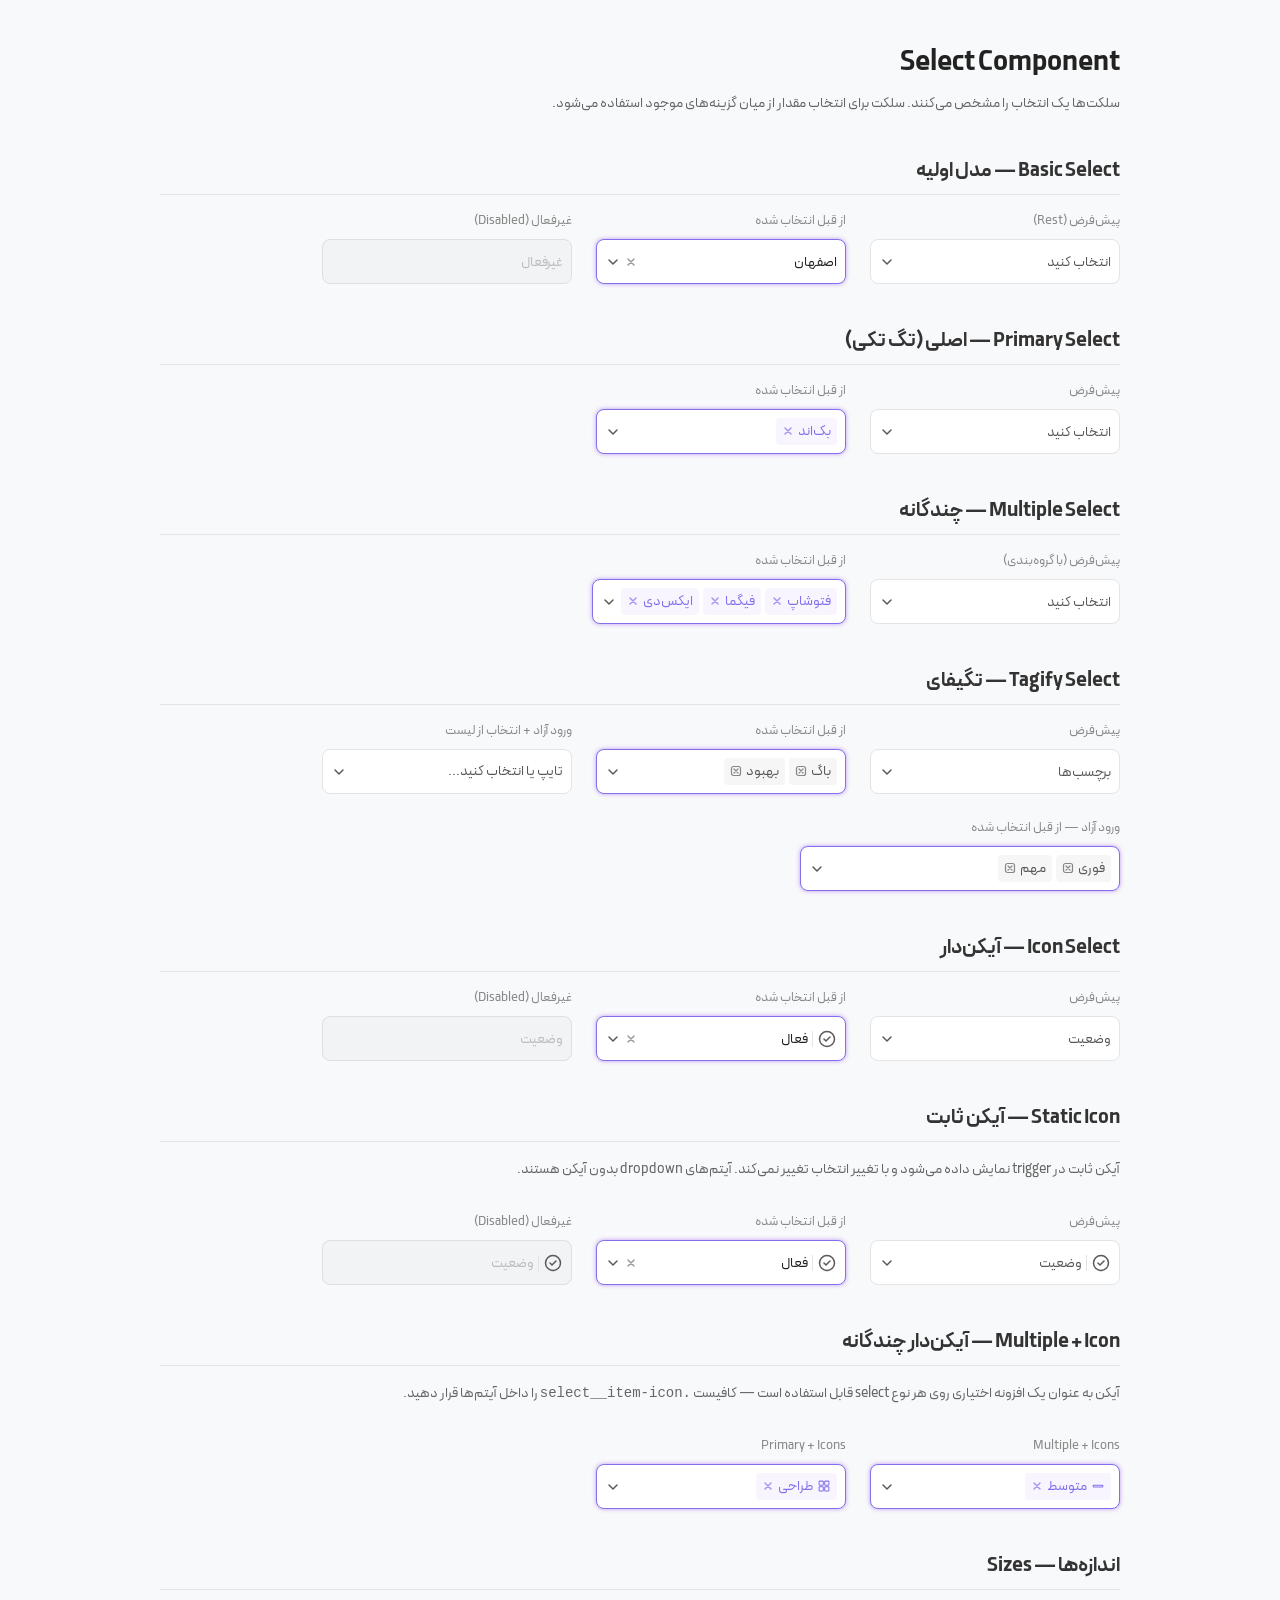
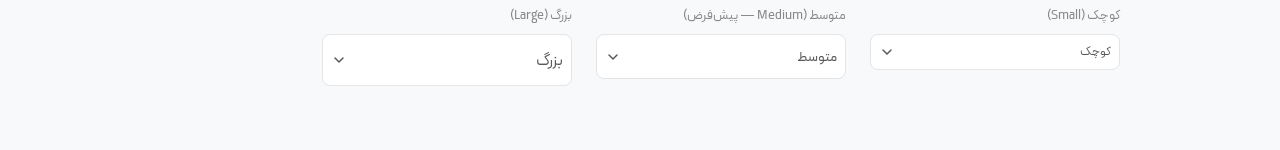
<file: components/select/index.html>
<!DOCTYPE html>
<html lang="fa" dir="rtl">
<head>
  <meta charset="UTF-8">
  <meta name="viewport" content="width=device-width, initial-scale=1.0">
  <title>Select Component — Demo</title>
  <link rel="stylesheet" href="../colors/colors.css">
  <link rel="stylesheet" href="../typography/typography.css">
  <link rel="stylesheet" href="select.css">
  <style>
    @font-face {
      font-family: 'Peyda(FaNum)';
      src: local('Peyda'), local('Peyda-Regular');
    }
    body {
      font-family: 'Peyda(FaNum)', Tahoma, sans-serif;
      background: #f8f9fa;
      margin: 0;
      padding: 40px 24px;
      direction: rtl;
    }
    h1 { font-size: 28px; color: #222; margin: 0 0 8px; }
    h2 { font-size: 20px; color: #333; margin: 40px 0 16px; padding-bottom: 8px; border-bottom: 1px solid #e2e4e6; }
    h3 { font-size: 16px; color: #555; margin: 24px 0 12px; }
    p.desc { color: #666; font-size: 14px; margin: 0 0 32px; }
    .demo-row {
      display: flex;
      flex-wrap: wrap;
      gap: 24px;
      align-items: flex-start;
      margin-bottom: 24px;
    }
    .demo-col {
      display: flex;
      flex-direction: column;
      gap: 8px;
    }
    .demo-col label {
      font-size: 13px;
      color: #888;
    }
    .container {
      max-width: 960px;
      margin: 0 auto;
    }
  </style>
</head>
<body>
  <div class="container">

    <h1>Select Component</h1>
    <p class="desc">سلکت‌ها یک انتخاب را مشخص می‌کنند. سلکت برای انتخاب مقدار از میان گزینه‌های موجود استفاده می‌شود.</p>

    <!-- ==========================================
         Basic Select
         ========================================== -->
    <h2>Basic Select — مدل اولیه</h2>

    <div class="demo-row">
      <div class="demo-col">
        <label>پیش‌فرض (Rest)</label>
        <div class="select select--basic" data-type="basic" data-placeholder="انتخاب کنید">
          <input type="hidden" name="basic_select" />
          <button class="select__trigger" type="button">
            <span class="select__value">انتخاب کنید</span>
          </button>
          <div class="select__dropdown">
            <div class="select__search">
              <input type="text" class="select__search-input" placeholder="جستجو..." />
            </div>
            <ul class="select__list" role="listbox">
              <li class="select__item" data-value="option1">گزینه اول</li>
              <li class="select__item" data-value="option2">گزینه دوم</li>
              <li class="select__item" data-value="option3">گزینه سوم</li>
              <li class="select__item" data-value="option4">گزینه چهارم</li>
              <li class="select__item" data-value="option5">گزینه پنجم</li>
              <li class="select__item" data-value="option6">گزینه ششم</li>
              <li class="select__item" data-value="option7">گزینه هفتم</li>
              <li class="select__item" data-value="option8">گزینه هشتم</li>
            </ul>
          </div>
        </div>
      </div>

      <div class="demo-col">
        <label>از قبل انتخاب شده</label>
        <div class="select select--basic" data-type="basic" data-placeholder="انتخاب کنید">
          <input type="hidden" name="city" />
          <button class="select__trigger" type="button">
            <span class="select__value">انتخاب کنید</span>
          </button>
          <div class="select__dropdown">
            <div class="select__search">
              <input type="text" class="select__search-input" placeholder="جستجو..." />
            </div>
            <ul class="select__list" role="listbox">
              <li class="select__item" data-value="tehran">تهران</li>
              <li class="select__item select__item--selected" data-value="isfahan">اصفهان</li>
              <li class="select__item" data-value="shiraz">شیراز</li>
              <li class="select__item" data-value="tabriz">تبریز</li>
              <li class="select__item" data-value="mashhad">مشهد</li>
            </ul>
          </div>
        </div>
      </div>

      <div class="demo-col">
        <label>غیرفعال (Disabled)</label>
        <div class="select select--basic select--disabled" data-type="basic" data-placeholder="غیرفعال">
          <button class="select__trigger" type="button" disabled>
            <span class="select__value">غیرفعال</span>
          </button>
          <div class="select__dropdown">
            <ul class="select__list" role="listbox">
              <li class="select__item">گزینه اول</li>
            </ul>
          </div>
        </div>
      </div>
    </div>

    <!-- ==========================================
         Primary Select (Single Tag)
         ========================================== -->
    <h2>Primary Select — اصلی (تگ تکی)</h2>

    <div class="demo-row">
      <div class="demo-col">
        <label>پیش‌فرض</label>
        <div class="select select--primary" data-type="primary" data-placeholder="انتخاب کنید">
          <input type="hidden" name="department" />
          <button class="select__trigger" type="button">
            <span class="select__value">انتخاب کنید</span>
          </button>
          <div class="select__dropdown">
            <ul class="select__list" role="listbox">
              <li class="select__item" data-value="design">طراحی</li>
              <li class="select__item" data-value="development">توسعه</li>
              <li class="select__item" data-value="marketing">بازاریابی</li>
              <li class="select__item" data-value="management">مدیریت</li>
            </ul>
          </div>
        </div>
      </div>

      <div class="demo-col">
        <label>از قبل انتخاب شده</label>
        <div class="select select--primary" data-type="primary" data-placeholder="انتخاب کنید">
          <input type="hidden" name="role" />
          <button class="select__trigger" type="button">
            <span class="select__value">انتخاب کنید</span>
          </button>
          <div class="select__dropdown">
            <ul class="select__list" role="listbox">
              <li class="select__item" data-value="frontend">فرانت‌اند</li>
              <li class="select__item select__item--selected" data-value="backend">بک‌اند</li>
              <li class="select__item" data-value="fullstack">فول‌استک</li>
              <li class="select__item" data-value="devops">دواپس</li>
            </ul>
          </div>
        </div>
      </div>
    </div>

    <!-- ==========================================
         Multiple Select
         ========================================== -->
    <h2>Multiple Select — چندگانه</h2>

    <div class="demo-row">
      <div class="demo-col">
        <label>پیش‌فرض (با گروه‌بندی)</label>
        <div class="select select--multiple" data-type="multiple" data-placeholder="انتخاب کنید">
          <input type="hidden" name="languages" />
          <button class="select__trigger" type="button">
            <span class="select__value">انتخاب کنید</span>
          </button>
          <div class="select__dropdown">
            <ul class="select__list" role="listbox" aria-multiselectable="true">
              <li class="select__item select__item--group">پایه</li>
              <li class="select__item" data-value="html">HTML</li>
              <li class="select__item" data-value="css">CSS</li>
              <li class="select__item" data-value="js">JavaScript</li>
              <li class="select__item select__item--group">فریم‌ورک</li>
              <li class="select__item" data-value="ts">TypeScript</li>
              <li class="select__item" data-value="react">React</li>
              <li class="select__item" data-value="vue">Vue</li>
            </ul>
          </div>
        </div>
      </div>

      <div class="demo-col">
        <label>از قبل انتخاب شده</label>
        <div class="select select--multiple" data-type="multiple" data-placeholder="مهارت‌ها">
          <input type="hidden" name="skills" />
          <button class="select__trigger" type="button">
            <span class="select__value">مهارت‌ها</span>
          </button>
          <div class="select__dropdown">
            <ul class="select__list" role="listbox" aria-multiselectable="true">
              <li class="select__item select__item--group">ادوبی</li>
              <li class="select__item select__item--selected" data-value="photoshop">فتوشاپ</li>
              <li class="select__item" data-value="illustrator">ایلاستریتور</li>
              <li class="select__item select__item--group">طراحی UI</li>
              <li class="select__item select__item--selected" data-value="figma">فیگما</li>
              <li class="select__item select__item--selected" data-value="xd">ایکس‌دی</li>
              <li class="select__item" data-value="sketch">اسکچ</li>
            </ul>
          </div>
        </div>
      </div>
    </div>

    <!-- ==========================================
         Tagify Select
         ========================================== -->
    <h2>Tagify Select — تگیفای</h2>

    <div class="demo-row">
      <div class="demo-col">
        <label>پیش‌فرض</label>
        <div class="select select--tagify" data-type="tagify" data-placeholder="برچسب‌ها">
          <input type="hidden" name="tags" />
          <button class="select__trigger" type="button">
            <span class="select__value">برچسب‌ها</span>
          </button>
          <div class="select__dropdown">
            <ul class="select__list" role="listbox" aria-multiselectable="true">
              <li class="select__item" data-value="urgent">فوری</li>
              <li class="select__item" data-value="important">مهم</li>
              <li class="select__item" data-value="review">بررسی</li>
              <li class="select__item" data-value="done">انجام شده</li>
              <li class="select__item" data-value="pending">در انتظار</li>
            </ul>
          </div>
        </div>
      </div>

      <div class="demo-col">
        <label>از قبل انتخاب شده</label>
        <div class="select select--tagify" data-type="tagify" data-placeholder="برچسب‌ها">
          <input type="hidden" name="labels" />
          <button class="select__trigger" type="button">
            <span class="select__value">برچسب‌ها</span>
          </button>
          <div class="select__dropdown">
            <ul class="select__list" role="listbox" aria-multiselectable="true">
              <li class="select__item select__item--selected" data-value="bug">باگ</li>
              <li class="select__item" data-value="feature">ویژگی</li>
              <li class="select__item select__item--selected" data-value="enhancement">بهبود</li>
              <li class="select__item" data-value="docs">مستندات</li>
            </ul>
          </div>
        </div>
      </div>

      <div class="demo-col">
        <label>ورود آزاد + انتخاب از لیست</label>
        <div class="select select--tagify" data-type="tagify" data-placeholder="تایپ یا انتخاب کنید..." data-free-input="true">
          <input type="hidden" name="free_tags" />
          <button class="select__trigger" type="button"></button>
          <div class="select__dropdown">
            <ul class="select__list" role="listbox" aria-multiselectable="true">
              <li class="select__item" data-value="فوری">فوری</li>
              <li class="select__item" data-value="مهم">مهم</li>
              <li class="select__item" data-value="بررسی">بررسی</li>
              <li class="select__item" data-value="انجام شده">انجام شده</li>
              <li class="select__item" data-value="در انتظار">در انتظار</li>
            </ul>
          </div>
        </div>
      </div>

      <div class="demo-col">
        <label>ورود آزاد — از قبل انتخاب شده</label>
        <div class="select select--tagify" data-type="tagify" data-placeholder="تایپ یا انتخاب کنید..." data-free-input="true">
          <input type="hidden" name="free_tags_preset" />
          <button class="select__trigger" type="button"></button>
          <div class="select__dropdown">
            <ul class="select__list" role="listbox" aria-multiselectable="true">
              <li class="select__item select__item--selected" data-value="فوری">فوری</li>
              <li class="select__item select__item--selected" data-value="مهم">مهم</li>
              <li class="select__item" data-value="بررسی">بررسی</li>
              <li class="select__item" data-value="انجام شده">انجام شده</li>
            </ul>
          </div>
        </div>
      </div>
    </div>

    <!-- ==========================================
         Icon Select
         ========================================== -->
    <h2>Icon Select — آیکن‌دار</h2>

    <div class="demo-row">
      <div class="demo-col">
        <label>پیش‌فرض</label>
        <div class="select select--icon" data-type="icon" data-placeholder="وضعیت">
          <input type="hidden" name="status" />
          <button class="select__trigger" type="button">
            <span class="select__value">وضعیت</span>
          </button>
          <div class="select__dropdown">
            <ul class="select__list" role="listbox">
              <li class="select__item" data-value="active">
                <span class="select__item-icon">
                  <svg viewBox="0 0 20 20" fill="none" xmlns="http://www.w3.org/2000/svg">
                    <circle cx="10" cy="10" r="7.5" stroke="currentColor" stroke-width="1.5"/>
                    <path d="M7 10L9 12L13 8" stroke="currentColor" stroke-width="1.5" stroke-linecap="round" stroke-linejoin="round"/>
                  </svg>
                </span>
                فعال
              </li>
              <li class="select__item" data-value="inactive">
                <span class="select__item-icon">
                  <svg viewBox="0 0 20 20" fill="none">
                    <circle cx="10" cy="10" r="7.5" stroke="currentColor" stroke-width="1.5"/>
                    <path d="M7.5 7.5L12.5 12.5M12.5 7.5L7.5 12.5" stroke="currentColor" stroke-width="1.5" stroke-linecap="round"/>
                  </svg>
                </span>
                غیرفعال
              </li>
              <li class="select__item" data-value="pending">
                <span class="select__item-icon">
                  <svg viewBox="0 0 20 20" fill="none">
                    <circle cx="10" cy="10" r="7.5" stroke="currentColor" stroke-width="1.5"/>
                    <path d="M10 6.5V10L12.5 12" stroke="currentColor" stroke-width="1.5" stroke-linecap="round" stroke-linejoin="round"/>
                  </svg>
                </span>
                در انتظار
              </li>
              <li class="select__item" data-value="archived">
                <span class="select__item-icon">
                  <svg viewBox="0 0 20 20" fill="none">
                    <rect x="3.5" y="8" width="13" height="8.5" rx="1" stroke="currentColor" stroke-width="1.5"/>
                    <path d="M2.5 5.5H17.5" stroke="currentColor" stroke-width="1.5" stroke-linecap="round"/>
                    <path d="M1.5 3.5H18.5" stroke="currentColor" stroke-width="1.5" stroke-linecap="round"/>
                    <path d="M8 11.5H12" stroke="currentColor" stroke-width="1.5" stroke-linecap="round"/>
                  </svg>
                </span>
                آرشیو
              </li>
            </ul>
          </div>
        </div>
      </div>

      <div class="demo-col">
        <label>از قبل انتخاب شده</label>
        <div class="select select--icon" data-type="icon" data-placeholder="وضعیت">
          <input type="hidden" name="status_preset" />
          <button class="select__trigger" type="button">
            <span class="select__value">وضعیت</span>
          </button>
          <div class="select__dropdown">
            <ul class="select__list" role="listbox">
              <li class="select__item select__item--selected" data-value="active">
                <span class="select__item-icon">
                  <svg viewBox="0 0 20 20" fill="none">
                    <circle cx="10" cy="10" r="7.5" stroke="currentColor" stroke-width="1.5"/>
                    <path d="M7 10L9 12L13 8" stroke="currentColor" stroke-width="1.5" stroke-linecap="round" stroke-linejoin="round"/>
                  </svg>
                </span>
                فعال
              </li>
              <li class="select__item" data-value="inactive">
                <span class="select__item-icon">
                  <svg viewBox="0 0 20 20" fill="none">
                    <circle cx="10" cy="10" r="7.5" stroke="currentColor" stroke-width="1.5"/>
                    <path d="M7.5 7.5L12.5 12.5M12.5 7.5L7.5 12.5" stroke="currentColor" stroke-width="1.5" stroke-linecap="round"/>
                  </svg>
                </span>
                غیرفعال
              </li>
              <li class="select__item" data-value="pending">
                <span class="select__item-icon">
                  <svg viewBox="0 0 20 20" fill="none">
                    <circle cx="10" cy="10" r="7.5" stroke="currentColor" stroke-width="1.5"/>
                    <path d="M10 6.5V10L12.5 12" stroke="currentColor" stroke-width="1.5" stroke-linecap="round" stroke-linejoin="round"/>
                  </svg>
                </span>
                در انتظار
              </li>
            </ul>
          </div>
        </div>
      </div>

      <div class="demo-col">
        <label>غیرفعال (Disabled)</label>
        <div class="select select--icon select--disabled" data-type="icon" data-placeholder="وضعیت">
          <button class="select__trigger" type="button" disabled>
            <span class="select__value">وضعیت</span>
          </button>
          <div class="select__dropdown">
            <ul class="select__list" role="listbox">
              <li class="select__item" data-value="active">
                <span class="select__item-icon">
                  <svg viewBox="0 0 20 20" fill="none">
                    <circle cx="10" cy="10" r="7.5" stroke="currentColor" stroke-width="1.5"/>
                    <path d="M7 10L9 12L13 8" stroke="currentColor" stroke-width="1.5" stroke-linecap="round" stroke-linejoin="round"/>
                  </svg>
                </span>
                فعال
              </li>
            </ul>
          </div>
        </div>
      </div>
    </div>

    <!-- ==========================================
         Static Trigger Icon (آیکن ثابت در trigger)
         ========================================== -->
    <h2>Static Icon — آیکن ثابت</h2>
    <p class="desc">آیکن ثابت در trigger نمایش داده می‌شود و با تغییر انتخاب تغییر نمی‌کند. آیتم‌های dropdown بدون آیکن هستند.</p>

    <div class="demo-row">
      <div class="demo-col">
        <label>پیش‌فرض</label>
        <div class="select select--icon" data-type="icon" data-placeholder="وضعیت">
          <input type="hidden" name="status_static" />
          <button class="select__trigger" type="button">
            <span class="select__trigger-icon select__trigger-icon--static">
              <svg viewBox="0 0 20 20" fill="none"><circle cx="10" cy="10" r="7.5" stroke="currentColor" stroke-width="1.5"/><path d="M7 10L9 12L13 8" stroke="currentColor" stroke-width="1.5" stroke-linecap="round" stroke-linejoin="round"/></svg>
            </span>
            <span class="select__trigger-divider select__trigger-divider--static"></span>
            <span class="select__value">وضعیت</span>
          </button>
          <div class="select__dropdown">
            <ul class="select__list" role="listbox">
              <li class="select__item" data-value="active">فعال</li>
              <li class="select__item" data-value="inactive">غیرفعال</li>
              <li class="select__item" data-value="pending">در انتظار</li>
              <li class="select__item" data-value="archived">آرشیو</li>
            </ul>
          </div>
        </div>
      </div>

      <div class="demo-col">
        <label>از قبل انتخاب شده</label>
        <div class="select select--icon" data-type="icon" data-placeholder="وضعیت">
          <input type="hidden" name="status_static_preset" />
          <button class="select__trigger" type="button">
            <span class="select__trigger-icon select__trigger-icon--static">
              <svg viewBox="0 0 20 20" fill="none"><circle cx="10" cy="10" r="7.5" stroke="currentColor" stroke-width="1.5"/><path d="M7 10L9 12L13 8" stroke="currentColor" stroke-width="1.5" stroke-linecap="round" stroke-linejoin="round"/></svg>
            </span>
            <span class="select__trigger-divider select__trigger-divider--static"></span>
            <span class="select__value">وضعیت</span>
          </button>
          <div class="select__dropdown">
            <ul class="select__list" role="listbox">
              <li class="select__item select__item--selected" data-value="active">فعال</li>
              <li class="select__item" data-value="inactive">غیرفعال</li>
              <li class="select__item" data-value="pending">در انتظار</li>
              <li class="select__item" data-value="archived">آرشیو</li>
            </ul>
          </div>
        </div>
      </div>

      <div class="demo-col">
        <label>غیرفعال (Disabled)</label>
        <div class="select select--icon select--disabled" data-type="icon" data-placeholder="وضعیت">
          <button class="select__trigger" type="button" disabled>
            <span class="select__trigger-icon select__trigger-icon--static">
              <svg viewBox="0 0 20 20" fill="none"><circle cx="10" cy="10" r="7.5" stroke="currentColor" stroke-width="1.5"/><path d="M7 10L9 12L13 8" stroke="currentColor" stroke-width="1.5" stroke-linecap="round" stroke-linejoin="round"/></svg>
            </span>
            <span class="select__trigger-divider select__trigger-divider--static"></span>
            <span class="select__value">وضعیت</span>
          </button>
          <div class="select__dropdown">
            <ul class="select__list" role="listbox">
              <li class="select__item" data-value="active">فعال</li>
            </ul>
          </div>
        </div>
      </div>
    </div>

    <!-- ==========================================
         Icon + Multiple Select
         ========================================== -->
    <h2>Multiple + Icon — آیکن‌دار چندگانه</h2>
    <p class="desc">آیکن به عنوان یک افزونه اختیاری روی هر نوع select قابل استفاده است — کافیست <code>.select__item-icon</code> را داخل آیتم‌ها قرار دهید.</p>

    <div class="demo-row">
      <div class="demo-col">
        <label>Multiple + Icons</label>
        <div class="select select--multiple" data-type="multiple" data-placeholder="اولویت را انتخاب کنید">
          <input type="hidden" name="priority_multi" />
          <button class="select__trigger" type="button">
            <span class="select__value">اولویت را انتخاب کنید</span>
          </button>
          <div class="select__dropdown">
            <ul class="select__list" role="listbox" aria-multiselectable="true">
              <li class="select__item" data-value="critical">
                <span class="select__item-icon">
                  <svg viewBox="0 0 20 20" fill="none"><circle cx="10" cy="10" r="7.5" stroke="currentColor" stroke-width="1.5"/><path d="M10 7V10.5" stroke="currentColor" stroke-width="1.5" stroke-linecap="round"/><circle cx="10" cy="13" r="0.75" fill="currentColor"/></svg>
                </span>
                بحرانی
              </li>
              <li class="select__item" data-value="high">
                <span class="select__item-icon">
                  <svg viewBox="0 0 20 20" fill="none"><path d="M10 3.5L17 16.5H3L10 3.5Z" stroke="currentColor" stroke-width="1.5" stroke-linejoin="round"/></svg>
                </span>
                بالا
              </li>
              <li class="select__item select__item--selected" data-value="medium">
                <span class="select__item-icon">
                  <svg viewBox="0 0 20 20" fill="none"><rect x="3" y="9" width="14" height="2.5" rx="1.25" stroke="currentColor" stroke-width="1.5"/></svg>
                </span>
                متوسط
              </li>
              <li class="select__item" data-value="low">
                <span class="select__item-icon">
                  <svg viewBox="0 0 20 20" fill="none"><path d="M4 8L10 14L16 8" stroke="currentColor" stroke-width="1.5" stroke-linecap="round" stroke-linejoin="round"/></svg>
                </span>
                پایین
              </li>
            </ul>
          </div>
        </div>
      </div>

      <div class="demo-col">
        <label>Primary + Icons</label>
        <div class="select select--primary" data-type="primary" data-placeholder="نوع را انتخاب کنید">
          <input type="hidden" name="type_primary_icon" />
          <button class="select__trigger" type="button">
            <span class="select__value">نوع را انتخاب کنید</span>
          </button>
          <div class="select__dropdown">
            <ul class="select__list" role="listbox">
              <li class="select__item select__item--selected" data-value="design">
                <span class="select__item-icon">
                  <svg viewBox="0 0 20 20" fill="none"><rect x="3" y="3" width="6" height="6" rx="1" stroke="currentColor" stroke-width="1.5"/><rect x="11" y="3" width="6" height="6" rx="1" stroke="currentColor" stroke-width="1.5"/><rect x="3" y="11" width="6" height="6" rx="1" stroke="currentColor" stroke-width="1.5"/><rect x="11" y="11" width="6" height="6" rx="1" stroke="currentColor" stroke-width="1.5"/></svg>
                </span>
                طراحی
              </li>
              <li class="select__item" data-value="development">
                <span class="select__item-icon">
                  <svg viewBox="0 0 20 20" fill="none"><path d="M6 7.5L3 10L6 12.5" stroke="currentColor" stroke-width="1.5" stroke-linecap="round" stroke-linejoin="round"/><path d="M14 7.5L17 10L14 12.5" stroke="currentColor" stroke-width="1.5" stroke-linecap="round" stroke-linejoin="round"/><path d="M12 5L8 15" stroke="currentColor" stroke-width="1.5" stroke-linecap="round"/></svg>
                </span>
                توسعه
              </li>
              <li class="select__item" data-value="marketing">
                <span class="select__item-icon">
                  <svg viewBox="0 0 20 20" fill="none"><path d="M4 14L4 10C4 6.7 6.7 4 10 4C13.3 4 16 6.7 16 10L16 14" stroke="currentColor" stroke-width="1.5" stroke-linecap="round"/><path d="M2 12H6V16H2Z" stroke="currentColor" stroke-width="1.3" stroke-linejoin="round"/><path d="M14 12H18V16H14Z" stroke="currentColor" stroke-width="1.3" stroke-linejoin="round"/></svg>
                </span>
                بازاریابی
              </li>
            </ul>
          </div>
        </div>
      </div>
    </div>

    <!-- ==========================================
         Size Variants
         ========================================== -->
    <h2>اندازه‌ها — Sizes</h2>

    <div class="demo-row">
      <div class="demo-col">
        <label>کوچک (Small)</label>
        <div class="select select--basic select--sm" data-type="basic" data-placeholder="کوچک">
          <input type="hidden" name="size_sm" />
          <button class="select__trigger" type="button">
            <span class="select__value">کوچک</span>
          </button>
          <div class="select__dropdown">
            <div class="select__search">
              <input type="text" class="select__search-input" placeholder="جستجو..." />
            </div>
            <ul class="select__list" role="listbox">
              <li class="select__item" data-value="a">گزینه الف</li>
              <li class="select__item" data-value="b">گزینه ب</li>
              <li class="select__item" data-value="c">گزینه ج</li>
            </ul>
          </div>
        </div>
      </div>

      <div class="demo-col">
        <label>متوسط (Medium — پیش‌فرض)</label>
        <div class="select select--basic" data-type="basic" data-placeholder="متوسط">
          <input type="hidden" name="size_md" />
          <button class="select__trigger" type="button">
            <span class="select__value">متوسط</span>
          </button>
          <div class="select__dropdown">
            <div class="select__search">
              <input type="text" class="select__search-input" placeholder="جستجو..." />
            </div>
            <ul class="select__list" role="listbox">
              <li class="select__item" data-value="a">گزینه الف</li>
              <li class="select__item" data-value="b">گزینه ب</li>
              <li class="select__item" data-value="c">گزینه ج</li>
            </ul>
          </div>
        </div>
      </div>

      <div class="demo-col">
        <label>بزرگ (Large)</label>
        <div class="select select--basic select--lg" data-type="basic" data-placeholder="بزرگ">
          <input type="hidden" name="size_lg" />
          <button class="select__trigger" type="button">
            <span class="select__value">بزرگ</span>
          </button>
          <div class="select__dropdown">
            <div class="select__search">
              <input type="text" class="select__search-input" placeholder="جستجو..." />
            </div>
            <ul class="select__list" role="listbox">
              <li class="select__item" data-value="a">گزینه الف</li>
              <li class="select__item" data-value="b">گزینه ب</li>
              <li class="select__item" data-value="c">گزینه ج</li>
            </ul>
          </div>
        </div>
      </div>
    </div>
  </div>
  <script src="select.js"></script>
</body>
</html>
</file>
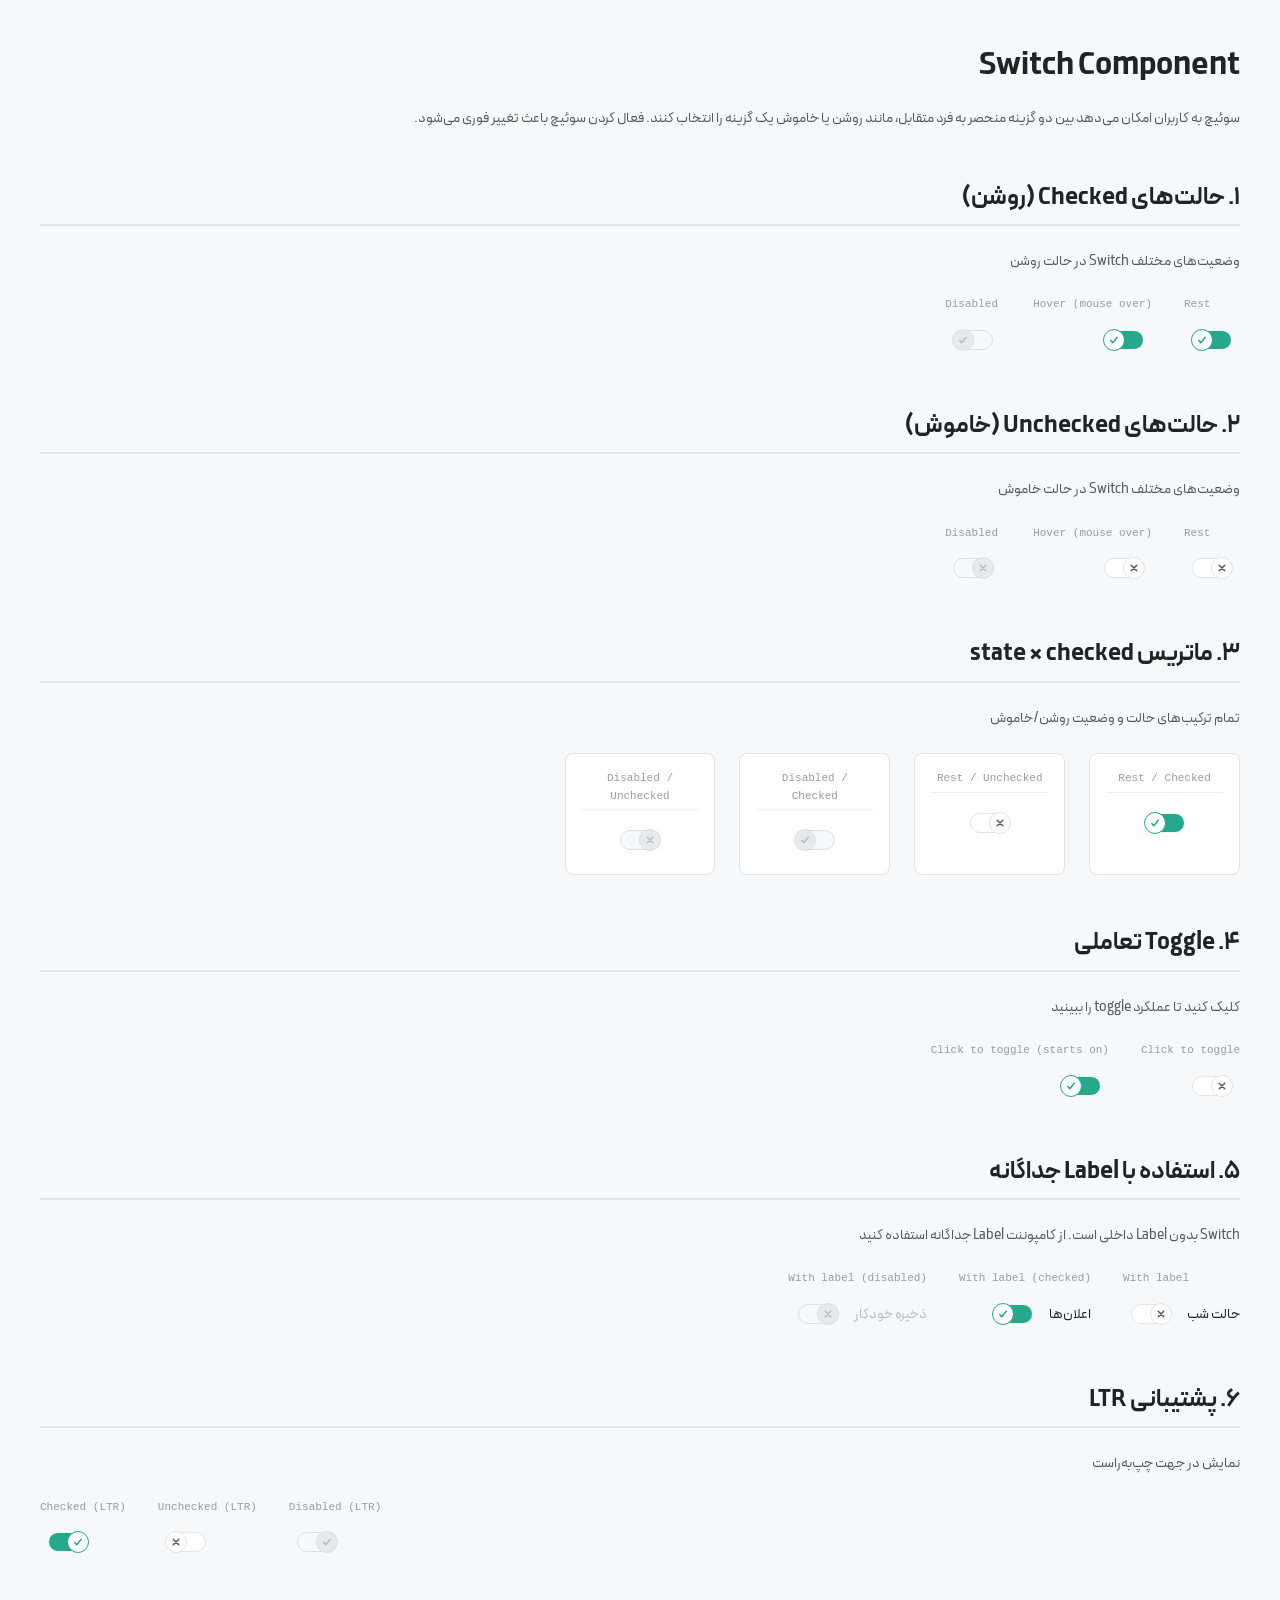
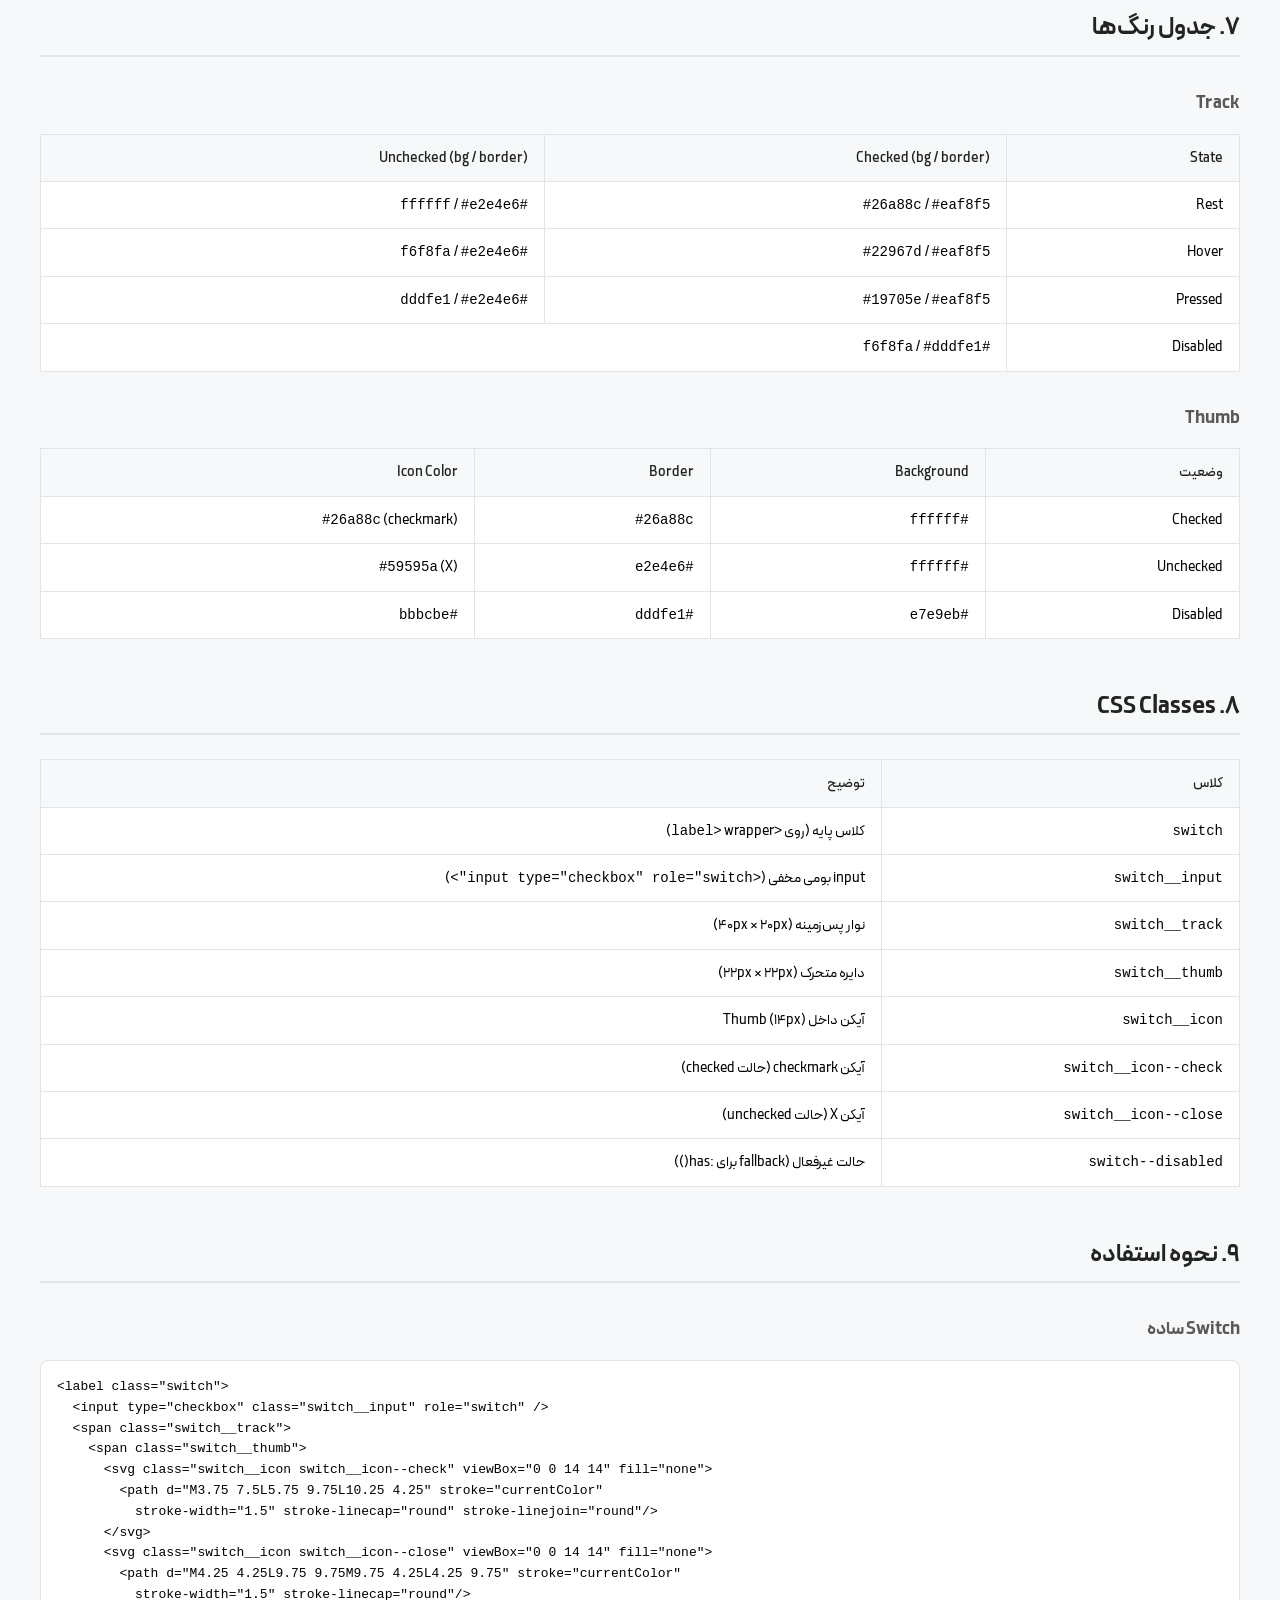
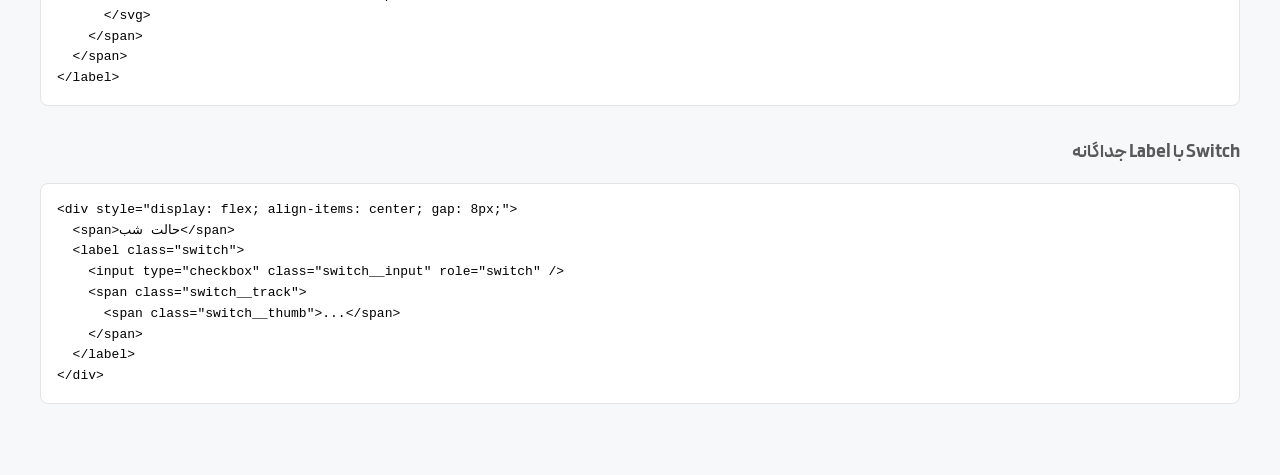
<file: components/switch/index.html>
<!DOCTYPE html>
<html lang="fa" dir="rtl">
<head>
  <meta charset="UTF-8">
  <meta name="viewport" content="width=device-width, initial-scale=1.0">
  <title>Switch Component - دمو کامپوننت سوئیچ</title>
  <link rel="stylesheet" href="../colors/colors.css">
  <link rel="stylesheet" href="../typography/typography.css">
  <link rel="stylesheet" href="switch.css">
  <style>
    * {
      margin: 0;
      padding: 0;
      box-sizing: border-box;
    }

    body {
      font-family: 'Peyda(FaNum)', sans-serif;
      background: #f6f8fa;
      padding: 40px 20px;
      line-height: 1.6;
    }

    .container {
      max-width: 1200px;
      margin: 0 auto;
    }

    h1 {
      font-size: 32px;
      margin-bottom: 16px;
      color: #222323;
    }

    h2 {
      font-size: 24px;
      margin-top: 48px;
      margin-bottom: 24px;
      color: #222323;
      border-bottom: 2px solid #e2e4e6;
      padding-bottom: 8px;
    }

    h3 {
      font-size: 18px;
      margin-top: 32px;
      margin-bottom: 16px;
      color: #59595a;
    }

    .demo-row {
      display: flex;
      align-items: center;
      gap: 32px;
      margin-bottom: 16px;
      flex-wrap: wrap;
    }

    .demo-item {
      display: flex;
      flex-direction: column;
      gap: 8px;
    }

    .demo-label {
      font-size: 11px;
      color: #9a9b9d;
      font-family: monospace;
      direction: ltr;
      text-align: left;
    }

    .section-desc {
      color: #59595a;
      font-size: 14px;
      margin-bottom: 24px;
    }

    .demo-grid {
      display: grid;
      grid-template-columns: repeat(auto-fill, minmax(140px, 1fr));
      gap: 24px;
      margin-bottom: 24px;
    }

    .demo-card {
      background: #ffffff;
      border: 1px solid #e2e4e6;
      border-radius: 8px;
      padding: 16px;
      display: flex;
      flex-direction: column;
      align-items: center;
      gap: 12px;
    }

    .demo-card__title {
      font-size: 11px;
      color: #9a9b9d;
      font-family: monospace;
      direction: ltr;
      text-align: center;
      border-bottom: 1px solid #f0f0f0;
      padding-bottom: 4px;
      width: 100%;
    }

    .comparison-table {
      width: 100%;
      border-collapse: collapse;
      margin-bottom: 24px;
      font-size: 14px;
    }

    .comparison-table th,
    .comparison-table td {
      padding: 12px 16px;
      border: 1px solid #e2e4e6;
      text-align: right;
    }

    .comparison-table th {
      background: #f6f8fa;
      font-weight: 500;
      color: #222323;
    }

    .comparison-table td {
      background: #ffffff;
    }

    .with-label {
      display: inline-flex;
      align-items: center;
      gap: 8px;
    }

    .with-label__text {
      font-size: 14px;
      color: #222323;
    }
  </style>
</head>
<body>

<div class="container">

  <h1>Switch Component</h1>
  <p class="section-desc">
    سوئیچ به کاربران امکان می‌دهد بین دو گزینه منحصر به فرد متقابل، مانند روشن یا خاموش
    یک گزینه را انتخاب کنند. فعال کردن سوئیچ باعث تغییر فوری می‌شود.
  </p>

  <!-- ==========================================
       1. حالت‌های Checked (روشن)
       ========================================== -->

  <h2>۱. حالت‌های Checked (روشن)</h2>
  <p class="section-desc">وضعیت‌های مختلف Switch در حالت روشن</p>

  <div class="demo-row">
    <div class="demo-item">
      <span class="demo-label">Rest</span>
      <label class="switch">
        <input type="checkbox" class="switch__input" role="switch" checked />
        <span class="switch__track">
          <span class="switch__thumb">
            <svg class="switch__icon switch__icon--check" viewBox="0 0 14 14" fill="none"><path d="M3.75 7.5L5.75 9.75L10.25 4.25" stroke="currentColor" stroke-width="1.5" stroke-linecap="round" stroke-linejoin="round"/></svg>
            <svg class="switch__icon switch__icon--close" viewBox="0 0 14 14" fill="none"><path d="M4.25 4.25L9.75 9.75M9.75 4.25L4.25 9.75" stroke="currentColor" stroke-width="1.5" stroke-linecap="round"/></svg>
          </span>
        </span>
      </label>
    </div>
    <div class="demo-item">
      <span class="demo-label">Hover (mouse over)</span>
      <label class="switch">
        <input type="checkbox" class="switch__input" role="switch" checked />
        <span class="switch__track">
          <span class="switch__thumb">
            <svg class="switch__icon switch__icon--check" viewBox="0 0 14 14" fill="none"><path d="M3.75 7.5L5.75 9.75L10.25 4.25" stroke="currentColor" stroke-width="1.5" stroke-linecap="round" stroke-linejoin="round"/></svg>
            <svg class="switch__icon switch__icon--close" viewBox="0 0 14 14" fill="none"><path d="M4.25 4.25L9.75 9.75M9.75 4.25L4.25 9.75" stroke="currentColor" stroke-width="1.5" stroke-linecap="round"/></svg>
          </span>
        </span>
      </label>
    </div>
    <div class="demo-item">
      <span class="demo-label">Disabled</span>
      <label class="switch">
        <input type="checkbox" class="switch__input" role="switch" checked disabled />
        <span class="switch__track">
          <span class="switch__thumb">
            <svg class="switch__icon switch__icon--check" viewBox="0 0 14 14" fill="none"><path d="M3.75 7.5L5.75 9.75L10.25 4.25" stroke="currentColor" stroke-width="1.5" stroke-linecap="round" stroke-linejoin="round"/></svg>
            <svg class="switch__icon switch__icon--close" viewBox="0 0 14 14" fill="none"><path d="M4.25 4.25L9.75 9.75M9.75 4.25L4.25 9.75" stroke="currentColor" stroke-width="1.5" stroke-linecap="round"/></svg>
          </span>
        </span>
      </label>
    </div>
  </div>

  <!-- ==========================================
       2. حالت‌های Unchecked (خاموش)
       ========================================== -->

  <h2>۲. حالت‌های Unchecked (خاموش)</h2>
  <p class="section-desc">وضعیت‌های مختلف Switch در حالت خاموش</p>

  <div class="demo-row">
    <div class="demo-item">
      <span class="demo-label">Rest</span>
      <label class="switch">
        <input type="checkbox" class="switch__input" role="switch" />
        <span class="switch__track">
          <span class="switch__thumb">
            <svg class="switch__icon switch__icon--check" viewBox="0 0 14 14" fill="none"><path d="M3.75 7.5L5.75 9.75L10.25 4.25" stroke="currentColor" stroke-width="1.5" stroke-linecap="round" stroke-linejoin="round"/></svg>
            <svg class="switch__icon switch__icon--close" viewBox="0 0 14 14" fill="none"><path d="M4.25 4.25L9.75 9.75M9.75 4.25L4.25 9.75" stroke="currentColor" stroke-width="1.5" stroke-linecap="round"/></svg>
          </span>
        </span>
      </label>
    </div>
    <div class="demo-item">
      <span class="demo-label">Hover (mouse over)</span>
      <label class="switch">
        <input type="checkbox" class="switch__input" role="switch" />
        <span class="switch__track">
          <span class="switch__thumb">
            <svg class="switch__icon switch__icon--check" viewBox="0 0 14 14" fill="none"><path d="M3.75 7.5L5.75 9.75L10.25 4.25" stroke="currentColor" stroke-width="1.5" stroke-linecap="round" stroke-linejoin="round"/></svg>
            <svg class="switch__icon switch__icon--close" viewBox="0 0 14 14" fill="none"><path d="M4.25 4.25L9.75 9.75M9.75 4.25L4.25 9.75" stroke="currentColor" stroke-width="1.5" stroke-linecap="round"/></svg>
          </span>
        </span>
      </label>
    </div>
    <div class="demo-item">
      <span class="demo-label">Disabled</span>
      <label class="switch">
        <input type="checkbox" class="switch__input" role="switch" disabled />
        <span class="switch__track">
          <span class="switch__thumb">
            <svg class="switch__icon switch__icon--check" viewBox="0 0 14 14" fill="none"><path d="M3.75 7.5L5.75 9.75L10.25 4.25" stroke="currentColor" stroke-width="1.5" stroke-linecap="round" stroke-linejoin="round"/></svg>
            <svg class="switch__icon switch__icon--close" viewBox="0 0 14 14" fill="none"><path d="M4.25 4.25L9.75 9.75M9.75 4.25L4.25 9.75" stroke="currentColor" stroke-width="1.5" stroke-linecap="round"/></svg>
          </span>
        </span>
      </label>
    </div>
  </div>

  <!-- ==========================================
       3. ماتریس state × checked
       ========================================== -->

  <h2>۳. ماتریس state × checked</h2>
  <p class="section-desc">تمام ترکیب‌های حالت و وضعیت روشن/خاموش</p>

  <div class="demo-grid">
    <div class="demo-card">
      <span class="demo-card__title">Rest / Checked</span>
      <label class="switch">
        <input type="checkbox" class="switch__input" role="switch" checked />
        <span class="switch__track"><span class="switch__thumb">
          <svg class="switch__icon switch__icon--check" viewBox="0 0 14 14" fill="none"><path d="M3.75 7.5L5.75 9.75L10.25 4.25" stroke="currentColor" stroke-width="1.5" stroke-linecap="round" stroke-linejoin="round"/></svg>
          <svg class="switch__icon switch__icon--close" viewBox="0 0 14 14" fill="none"><path d="M4.25 4.25L9.75 9.75M9.75 4.25L4.25 9.75" stroke="currentColor" stroke-width="1.5" stroke-linecap="round"/></svg>
        </span></span>
      </label>
    </div>
    <div class="demo-card">
      <span class="demo-card__title">Rest / Unchecked</span>
      <label class="switch">
        <input type="checkbox" class="switch__input" role="switch" />
        <span class="switch__track"><span class="switch__thumb">
          <svg class="switch__icon switch__icon--check" viewBox="0 0 14 14" fill="none"><path d="M3.75 7.5L5.75 9.75L10.25 4.25" stroke="currentColor" stroke-width="1.5" stroke-linecap="round" stroke-linejoin="round"/></svg>
          <svg class="switch__icon switch__icon--close" viewBox="0 0 14 14" fill="none"><path d="M4.25 4.25L9.75 9.75M9.75 4.25L4.25 9.75" stroke="currentColor" stroke-width="1.5" stroke-linecap="round"/></svg>
        </span></span>
      </label>
    </div>
    <div class="demo-card">
      <span class="demo-card__title">Disabled / Checked</span>
      <label class="switch">
        <input type="checkbox" class="switch__input" role="switch" checked disabled />
        <span class="switch__track"><span class="switch__thumb">
          <svg class="switch__icon switch__icon--check" viewBox="0 0 14 14" fill="none"><path d="M3.75 7.5L5.75 9.75L10.25 4.25" stroke="currentColor" stroke-width="1.5" stroke-linecap="round" stroke-linejoin="round"/></svg>
          <svg class="switch__icon switch__icon--close" viewBox="0 0 14 14" fill="none"><path d="M4.25 4.25L9.75 9.75M9.75 4.25L4.25 9.75" stroke="currentColor" stroke-width="1.5" stroke-linecap="round"/></svg>
        </span></span>
      </label>
    </div>
    <div class="demo-card">
      <span class="demo-card__title">Disabled / Unchecked</span>
      <label class="switch">
        <input type="checkbox" class="switch__input" role="switch" disabled />
        <span class="switch__track"><span class="switch__thumb">
          <svg class="switch__icon switch__icon--check" viewBox="0 0 14 14" fill="none"><path d="M3.75 7.5L5.75 9.75L10.25 4.25" stroke="currentColor" stroke-width="1.5" stroke-linecap="round" stroke-linejoin="round"/></svg>
          <svg class="switch__icon switch__icon--close" viewBox="0 0 14 14" fill="none"><path d="M4.25 4.25L9.75 9.75M9.75 4.25L4.25 9.75" stroke="currentColor" stroke-width="1.5" stroke-linecap="round"/></svg>
        </span></span>
      </label>
    </div>
  </div>

  <!-- ==========================================
       4. Toggle تعاملی
       ========================================== -->

  <h2>۴. Toggle تعاملی</h2>
  <p class="section-desc">کلیک کنید تا عملکرد toggle را ببینید</p>

  <div class="demo-row">
    <div class="demo-item">
      <span class="demo-label">Click to toggle</span>
      <label class="switch">
        <input type="checkbox" class="switch__input" role="switch" />
        <span class="switch__track">
          <span class="switch__thumb">
            <svg class="switch__icon switch__icon--check" viewBox="0 0 14 14" fill="none"><path d="M3.75 7.5L5.75 9.75L10.25 4.25" stroke="currentColor" stroke-width="1.5" stroke-linecap="round" stroke-linejoin="round"/></svg>
            <svg class="switch__icon switch__icon--close" viewBox="0 0 14 14" fill="none"><path d="M4.25 4.25L9.75 9.75M9.75 4.25L4.25 9.75" stroke="currentColor" stroke-width="1.5" stroke-linecap="round"/></svg>
          </span>
        </span>
      </label>
    </div>
    <div class="demo-item">
      <span class="demo-label">Click to toggle (starts on)</span>
      <label class="switch">
        <input type="checkbox" class="switch__input" role="switch" checked />
        <span class="switch__track">
          <span class="switch__thumb">
            <svg class="switch__icon switch__icon--check" viewBox="0 0 14 14" fill="none"><path d="M3.75 7.5L5.75 9.75L10.25 4.25" stroke="currentColor" stroke-width="1.5" stroke-linecap="round" stroke-linejoin="round"/></svg>
            <svg class="switch__icon switch__icon--close" viewBox="0 0 14 14" fill="none"><path d="M4.25 4.25L9.75 9.75M9.75 4.25L4.25 9.75" stroke="currentColor" stroke-width="1.5" stroke-linecap="round"/></svg>
          </span>
        </span>
      </label>
    </div>
  </div>

  <!-- ==========================================
       5. استفاده با Label جداگانه
       ========================================== -->

  <h2>۵. استفاده با Label جداگانه</h2>
  <p class="section-desc">Switch بدون Label داخلی است. از کامپوننت Label جداگانه استفاده کنید</p>

  <div class="demo-row">
    <div class="demo-item">
      <span class="demo-label">With label</span>
      <div class="with-label">
        <span class="with-label__text">حالت شب</span>
        <label class="switch">
          <input type="checkbox" class="switch__input" role="switch" />
          <span class="switch__track">
            <span class="switch__thumb">
              <svg class="switch__icon switch__icon--check" viewBox="0 0 14 14" fill="none"><path d="M3.75 7.5L5.75 9.75L10.25 4.25" stroke="currentColor" stroke-width="1.5" stroke-linecap="round" stroke-linejoin="round"/></svg>
              <svg class="switch__icon switch__icon--close" viewBox="0 0 14 14" fill="none"><path d="M4.25 4.25L9.75 9.75M9.75 4.25L4.25 9.75" stroke="currentColor" stroke-width="1.5" stroke-linecap="round"/></svg>
            </span>
          </span>
        </label>
      </div>
    </div>
    <div class="demo-item">
      <span class="demo-label">With label (checked)</span>
      <div class="with-label">
        <span class="with-label__text">اعلان‌ها</span>
        <label class="switch">
          <input type="checkbox" class="switch__input" role="switch" checked />
          <span class="switch__track">
            <span class="switch__thumb">
              <svg class="switch__icon switch__icon--check" viewBox="0 0 14 14" fill="none"><path d="M3.75 7.5L5.75 9.75L10.25 4.25" stroke="currentColor" stroke-width="1.5" stroke-linecap="round" stroke-linejoin="round"/></svg>
              <svg class="switch__icon switch__icon--close" viewBox="0 0 14 14" fill="none"><path d="M4.25 4.25L9.75 9.75M9.75 4.25L4.25 9.75" stroke="currentColor" stroke-width="1.5" stroke-linecap="round"/></svg>
            </span>
          </span>
        </label>
      </div>
    </div>
    <div class="demo-item">
      <span class="demo-label">With label (disabled)</span>
      <div class="with-label">
        <span class="with-label__text" style="color: #bbbcbe;">ذخیره خودکار</span>
        <label class="switch">
          <input type="checkbox" class="switch__input" role="switch" disabled />
          <span class="switch__track">
            <span class="switch__thumb">
              <svg class="switch__icon switch__icon--check" viewBox="0 0 14 14" fill="none"><path d="M3.75 7.5L5.75 9.75L10.25 4.25" stroke="currentColor" stroke-width="1.5" stroke-linecap="round" stroke-linejoin="round"/></svg>
              <svg class="switch__icon switch__icon--close" viewBox="0 0 14 14" fill="none"><path d="M4.25 4.25L9.75 9.75M9.75 4.25L4.25 9.75" stroke="currentColor" stroke-width="1.5" stroke-linecap="round"/></svg>
            </span>
          </span>
        </label>
      </div>
    </div>
  </div>

  <!-- ==========================================
       6. پشتیبانی LTR
       ========================================== -->

  <h2>۶. پشتیبانی LTR</h2>
  <p class="section-desc">نمایش در جهت چپ‌به‌راست</p>

  <div dir="ltr" style="margin-bottom: 24px;">
    <div class="demo-row">
      <div class="demo-item">
        <span class="demo-label">Checked (LTR)</span>
        <label class="switch">
          <input type="checkbox" class="switch__input" role="switch" checked />
          <span class="switch__track"><span class="switch__thumb">
            <svg class="switch__icon switch__icon--check" viewBox="0 0 14 14" fill="none"><path d="M3.75 7.5L5.75 9.75L10.25 4.25" stroke="currentColor" stroke-width="1.5" stroke-linecap="round" stroke-linejoin="round"/></svg>
            <svg class="switch__icon switch__icon--close" viewBox="0 0 14 14" fill="none"><path d="M4.25 4.25L9.75 9.75M9.75 4.25L4.25 9.75" stroke="currentColor" stroke-width="1.5" stroke-linecap="round"/></svg>
          </span></span>
        </label>
      </div>
      <div class="demo-item">
        <span class="demo-label">Unchecked (LTR)</span>
        <label class="switch">
          <input type="checkbox" class="switch__input" role="switch" />
          <span class="switch__track"><span class="switch__thumb">
            <svg class="switch__icon switch__icon--check" viewBox="0 0 14 14" fill="none"><path d="M3.75 7.5L5.75 9.75L10.25 4.25" stroke="currentColor" stroke-width="1.5" stroke-linecap="round" stroke-linejoin="round"/></svg>
            <svg class="switch__icon switch__icon--close" viewBox="0 0 14 14" fill="none"><path d="M4.25 4.25L9.75 9.75M9.75 4.25L4.25 9.75" stroke="currentColor" stroke-width="1.5" stroke-linecap="round"/></svg>
          </span></span>
        </label>
      </div>
      <div class="demo-item">
        <span class="demo-label">Disabled (LTR)</span>
        <label class="switch">
          <input type="checkbox" class="switch__input" role="switch" checked disabled />
          <span class="switch__track"><span class="switch__thumb">
            <svg class="switch__icon switch__icon--check" viewBox="0 0 14 14" fill="none"><path d="M3.75 7.5L5.75 9.75L10.25 4.25" stroke="currentColor" stroke-width="1.5" stroke-linecap="round" stroke-linejoin="round"/></svg>
            <svg class="switch__icon switch__icon--close" viewBox="0 0 14 14" fill="none"><path d="M4.25 4.25L9.75 9.75M9.75 4.25L4.25 9.75" stroke="currentColor" stroke-width="1.5" stroke-linecap="round"/></svg>
          </span></span>
        </label>
      </div>
    </div>
  </div>

  <!-- ==========================================
       7. جدول رنگ‌ها
       ========================================== -->

  <h2>۷. جدول رنگ‌ها</h2>

  <h3>Track</h3>
  <table class="comparison-table">
    <thead>
      <tr>
        <th>State</th>
        <th>Checked (bg / border)</th>
        <th>Unchecked (bg / border)</th>
      </tr>
    </thead>
    <tbody>
      <tr>
        <td>Rest</td>
        <td><code>#26a88c</code> / <code>#eaf8f5</code></td>
        <td><code>#ffffff</code> / <code>#e2e4e6</code></td>
      </tr>
      <tr>
        <td>Hover</td>
        <td><code>#22967d</code> / <code>#eaf8f5</code></td>
        <td><code>#f6f8fa</code> / <code>#e2e4e6</code></td>
      </tr>
      <tr>
        <td>Pressed</td>
        <td><code>#19705e</code> / <code>#eaf8f5</code></td>
        <td><code>#dddfe1</code> / <code>#e2e4e6</code></td>
      </tr>
      <tr>
        <td>Disabled</td>
        <td colspan="2"><code>#f6f8fa</code> / <code>#dddfe1</code></td>
      </tr>
    </tbody>
  </table>

  <h3>Thumb</h3>
  <table class="comparison-table">
    <thead>
      <tr>
        <th>وضعیت</th>
        <th>Background</th>
        <th>Border</th>
        <th>Icon Color</th>
      </tr>
    </thead>
    <tbody>
      <tr>
        <td>Checked</td>
        <td><code>#ffffff</code></td>
        <td><code>#26a88c</code></td>
        <td><code>#26a88c</code> (checkmark)</td>
      </tr>
      <tr>
        <td>Unchecked</td>
        <td><code>#ffffff</code></td>
        <td><code>#e2e4e6</code></td>
        <td><code>#59595a</code> (X)</td>
      </tr>
      <tr>
        <td>Disabled</td>
        <td><code>#e7e9eb</code></td>
        <td><code>#dddfe1</code></td>
        <td><code>#bbbcbe</code></td>
      </tr>
    </tbody>
  </table>

  <!-- ==========================================
       8. CSS Classes
       ========================================== -->

  <h2>۸. CSS Classes</h2>

  <table class="comparison-table">
    <thead>
      <tr>
        <th>کلاس</th>
        <th>توضیح</th>
      </tr>
    </thead>
    <tbody>
      <tr><td><code>switch</code></td><td>کلاس پایه (روی <code>&lt;label&gt;</code> wrapper)</td></tr>
      <tr><td><code>switch__input</code></td><td>input بومی مخفی (<code>&lt;input type="checkbox" role="switch"&gt;</code>)</td></tr>
      <tr><td><code>switch__track</code></td><td>نوار پس‌زمینه (40px × 20px)</td></tr>
      <tr><td><code>switch__thumb</code></td><td>دایره متحرک (22px × 22px)</td></tr>
      <tr><td><code>switch__icon</code></td><td>آیکن داخل Thumb (14px)</td></tr>
      <tr><td><code>switch__icon--check</code></td><td>آیکن checkmark (حالت checked)</td></tr>
      <tr><td><code>switch__icon--close</code></td><td>آیکن X (حالت unchecked)</td></tr>
      <tr><td><code>switch--disabled</code></td><td>حالت غیرفعال (fallback برای :has())</td></tr>
    </tbody>
  </table>

  <!-- ==========================================
       9. نحوه استفاده
       ========================================== -->

  <h2>۹. نحوه استفاده</h2>

  <h3>Switch ساده</h3>
  <pre dir="ltr" style="background:#fff;border:1px solid #e2e4e6;border-radius:8px;padding:16px;overflow-x:auto;font-size:13px;line-height:1.6;margin-bottom:16px;"><code>&lt;label class="switch"&gt;
  &lt;input type="checkbox" class="switch__input" role="switch" /&gt;
  &lt;span class="switch__track"&gt;
    &lt;span class="switch__thumb"&gt;
      &lt;svg class="switch__icon switch__icon--check" viewBox="0 0 14 14" fill="none"&gt;
        &lt;path d="M3.75 7.5L5.75 9.75L10.25 4.25" stroke="currentColor"
          stroke-width="1.5" stroke-linecap="round" stroke-linejoin="round"/&gt;
      &lt;/svg&gt;
      &lt;svg class="switch__icon switch__icon--close" viewBox="0 0 14 14" fill="none"&gt;
        &lt;path d="M4.25 4.25L9.75 9.75M9.75 4.25L4.25 9.75" stroke="currentColor"
          stroke-width="1.5" stroke-linecap="round"/&gt;
      &lt;/svg&gt;
    &lt;/span&gt;
  &lt;/span&gt;
&lt;/label&gt;</code></pre>

  <h3>Switch با Label جداگانه</h3>
  <pre dir="ltr" style="background:#fff;border:1px solid #e2e4e6;border-radius:8px;padding:16px;overflow-x:auto;font-size:13px;line-height:1.6;margin-bottom:16px;"><code>&lt;div style="display: flex; align-items: center; gap: 8px;"&gt;
  &lt;span&gt;حالت شب&lt;/span&gt;
  &lt;label class="switch"&gt;
    &lt;input type="checkbox" class="switch__input" role="switch" /&gt;
    &lt;span class="switch__track"&gt;
      &lt;span class="switch__thumb"&gt;...&lt;/span&gt;
    &lt;/span&gt;
  &lt;/label&gt;
&lt;/div&gt;</code></pre>

</div>

</body>
</html>
</file>
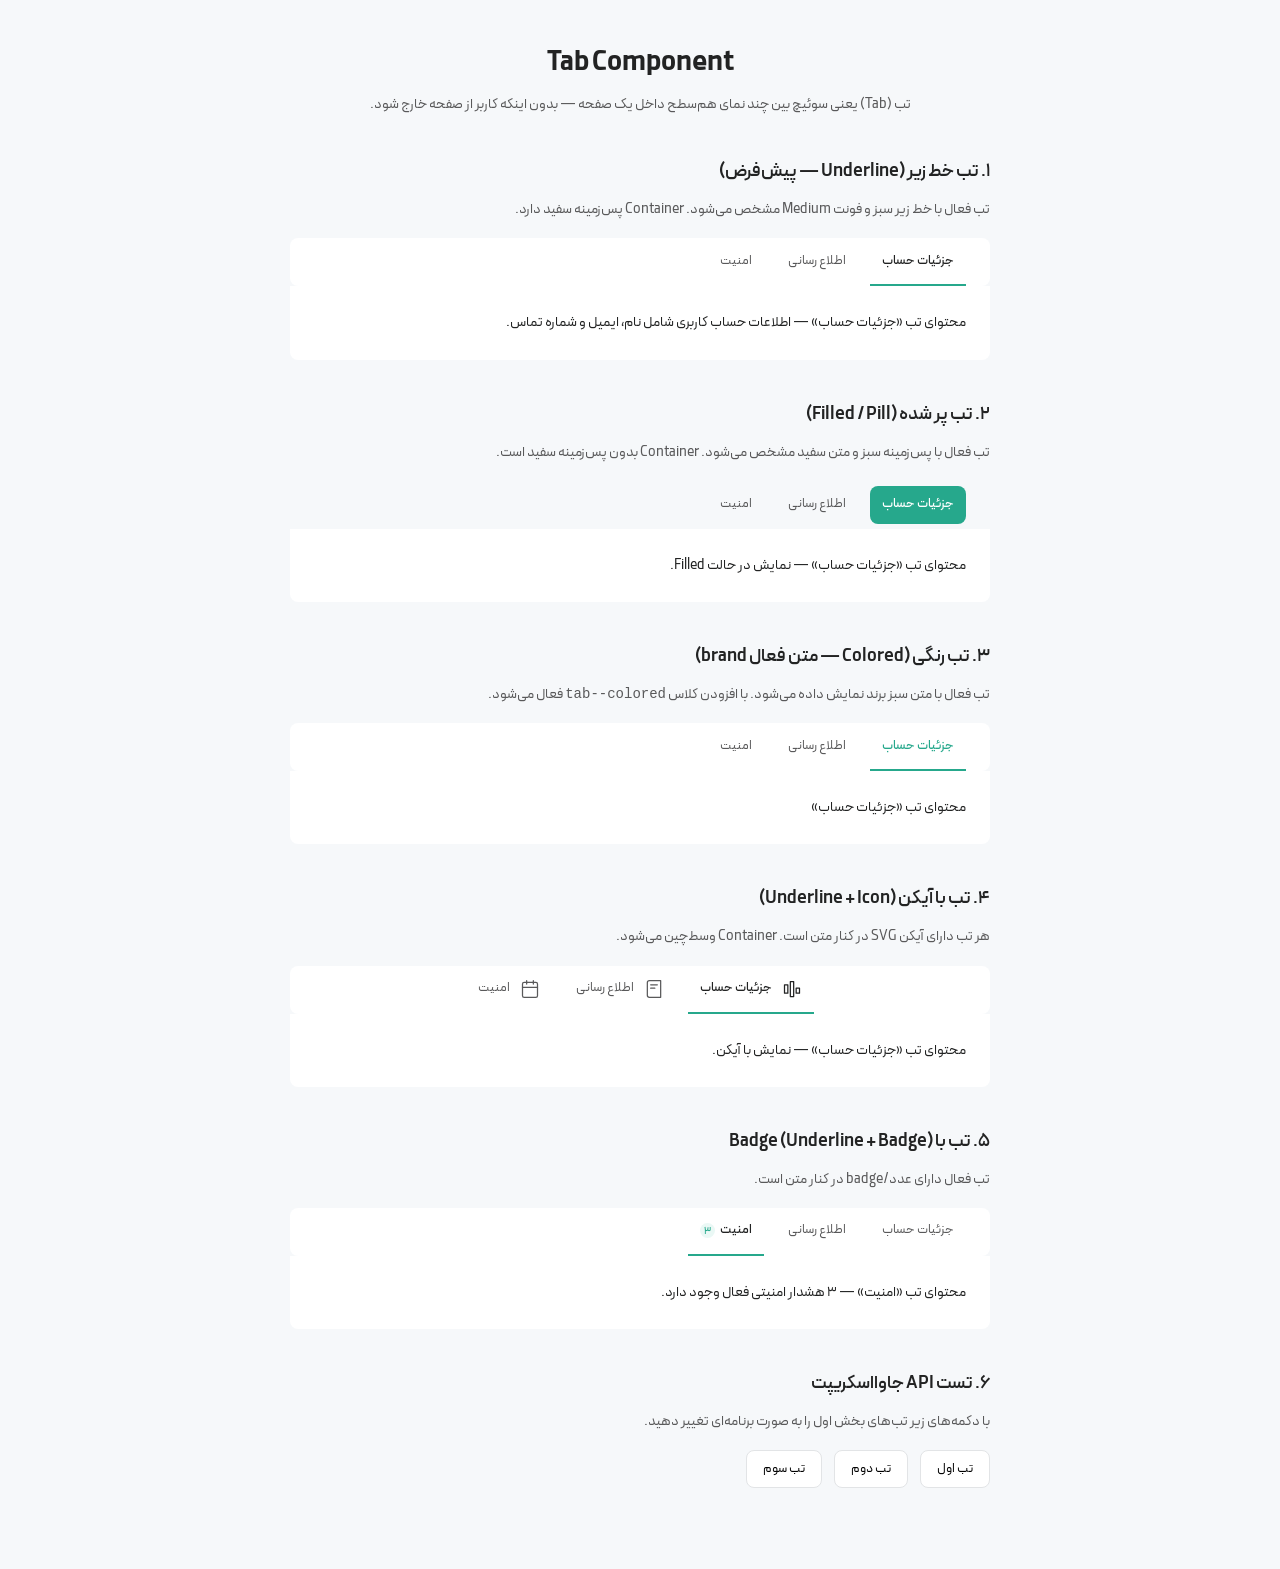
<file: components/tab/index.html>
<!DOCTYPE html>
<html lang="fa" dir="rtl">
<head>
    <meta charset="UTF-8">
    <meta name="viewport" content="width=device-width, initial-scale=1.0">
    <title>Tab Component — کامپوننت تب</title>
    <link rel="stylesheet" href="../colors/colors.css">
    <link rel="stylesheet" href="../typography/typography.css">
    <link rel="stylesheet" href="tab.css">
    <script src="tab.js" defer></script>
    <style>
        * { margin: 0; padding: 0; box-sizing: border-box; }
        body {
            font-family: 'Peyda(FaNum)', sans-serif;
            background: #f6f8fa;
            padding: 40px 24px;
        }
        .demo-section {
            max-width: 700px;
            margin: 0 auto 40px;
        }
        .demo-section h2 {
            font-size: 18px;
            font-weight: 600;
            color: #222323;
            margin-bottom: 12px;
        }
        .demo-section p {
            font-size: 14px;
            color: #59595a;
            margin-bottom: 16px;
            line-height: 1.8;
        }
        .demo-panel {
            background: #ffffff;
            border-radius: 0 0 8px 8px;
            padding: 24px;
            font-family: 'Peyda(FaNum)', sans-serif;
            font-size: 14px;
            color: #222323;
            line-height: 1.8;
        }
    </style>
</head>
<body>

    <h1 style="text-align:center; font-size:28px; font-weight:700; color:#222323; margin-bottom:8px;">
        Tab Component
    </h1>
    <p style="text-align:center; font-size:14px; color:#59595a; margin-bottom:40px; line-height:1.8;">
        تب (Tab) یعنی سوئیچ بین چند نمای هم‌سطح داخل یک صفحه — بدون اینکه کاربر از صفحه خارج شود.
    </p>

    <!-- ========================================
         1. Underline Tabs (Default)
         ======================================== -->
    <div class="demo-section">
        <h2>۱. تب خط زیر (Underline — پیش‌فرض)</h2>
        <p>تب فعال با خط زیر سبز و فونت Medium مشخص می‌شود. Container پس‌زمینه سفید دارد.</p>

        <div class="tab" data-tab-group="underline-demo">
            <div class="tab__list" role="tablist">
                <button class="tab__item tab__item--active" role="tab">جزئیات حساب</button>
                <button class="tab__item" role="tab">اطلاع رسانی</button>
                <button class="tab__item" role="tab">امنیت</button>
            </div>
        </div>
        <div class="tab__panel tab__panel--active" role="tabpanel">
            <div class="demo-panel">
                محتوای تب «جزئیات حساب» — اطلاعات حساب کاربری شامل نام، ایمیل و شماره تماس.
            </div>
        </div>
        <div class="tab__panel" role="tabpanel">
            <div class="demo-panel">
                محتوای تب «اطلاع رسانی» — تنظیمات ارسال اعلان‌ها از طریق ایمیل و پیامک.
            </div>
        </div>
        <div class="tab__panel" role="tabpanel">
            <div class="demo-panel">
                محتوای تب «امنیت» — تغییر رمز عبور و فعال‌سازی احراز هویت دو مرحله‌ای.
            </div>
        </div>
    </div>

    <!-- ========================================
         2. Filled Tabs (Pill)
         ======================================== -->
    <div class="demo-section">
        <h2>۲. تب پر شده (Filled / Pill)</h2>
        <p>تب فعال با پس‌زمینه سبز و متن سفید مشخص می‌شود. Container بدون پس‌زمینه سفید است.</p>

        <div class="tab tab--filled" data-tab-group="filled-demo">
            <div class="tab__list" role="tablist">
                <button class="tab__item tab__item--active" role="tab">جزئیات حساب</button>
                <button class="tab__item" role="tab">اطلاع رسانی</button>
                <button class="tab__item" role="tab">امنیت</button>
            </div>
        </div>
        <div class="tab__panel tab__panel--active" role="tabpanel">
            <div class="demo-panel">
                محتوای تب «جزئیات حساب» — نمایش در حالت Filled.
            </div>
        </div>
        <div class="tab__panel" role="tabpanel">
            <div class="demo-panel">
                محتوای تب «اطلاع رسانی» — نمایش در حالت Filled.
            </div>
        </div>
        <div class="tab__panel" role="tabpanel">
            <div class="demo-panel">
                محتوای تب «امنیت» — نمایش در حالت Filled.
            </div>
        </div>
    </div>

    <!-- ========================================
         3. Colored Variant (Underline + Brand Active Text)
         ======================================== -->
    <div class="demo-section">
        <h2>۳. تب رنگی (Colored — متن فعال brand)</h2>
        <p>تب فعال با متن سبز برند نمایش داده می‌شود. با افزودن کلاس <code>tab--colored</code> فعال می‌شود.</p>

        <div class="tab tab--colored" data-tab-group="colored-demo">
            <div class="tab__list" role="tablist">
                <button class="tab__item tab__item--active" role="tab">جزئیات حساب</button>
                <button class="tab__item" role="tab">اطلاع رسانی</button>
                <button class="tab__item" role="tab">امنیت</button>
            </div>
        </div>
        <div class="tab__panel tab__panel--active" role="tabpanel">
            <div class="demo-panel">محتوای تب «جزئیات حساب»</div>
        </div>
        <div class="tab__panel" role="tabpanel">
            <div class="demo-panel">محتوای تب «اطلاع رسانی»</div>
        </div>
        <div class="tab__panel" role="tabpanel">
            <div class="demo-panel">محتوای تب «امنیت»</div>
        </div>
    </div>

    <!-- ========================================
         4. Underline Tabs with Icons
         ======================================== -->
    <div class="demo-section">
        <h2>۴. تب با آیکن (Underline + Icon)</h2>
        <p>هر تب دارای آیکن SVG در کنار متن است. Container وسط‌چین می‌شود.</p>

        <div class="tab tab--icon" data-tab-group="icon-demo">
            <div class="tab__list" role="tablist">
                <button class="tab__item tab__item--active" role="tab">
                    <span class="tab__icon">
                        <svg viewBox="0 0 24 24" fill="none">
                            <path d="M3 7h4v10H3V7zm7-4h4v18h-4V3zm7 8h4v6h-4v-6z" stroke="currentColor" stroke-width="1.5" stroke-linecap="round" stroke-linejoin="round"/>
                        </svg>
                    </span>
                    <span class="tab__text">جزئیات حساب</span>
                </button>
                <button class="tab__item" role="tab">
                    <span class="tab__icon">
                        <svg viewBox="0 0 24 24" fill="none">
                            <path d="M4 19.5v-15A2.5 2.5 0 016.5 2H20v20H6.5A2.5 2.5 0 014 19.5zM8 7h8M8 11h5" stroke="currentColor" stroke-width="1.5" stroke-linecap="round" stroke-linejoin="round"/>
                        </svg>
                    </span>
                    <span class="tab__text">اطلاع رسانی</span>
                </button>
                <button class="tab__item" role="tab">
                    <span class="tab__icon">
                        <svg viewBox="0 0 24 24" fill="none">
                            <rect x="3" y="4" width="18" height="18" rx="2" stroke="currentColor" stroke-width="1.5"/>
                            <path d="M3 10h18M16 2v4M8 2v4" stroke="currentColor" stroke-width="1.5" stroke-linecap="round"/>
                        </svg>
                    </span>
                    <span class="tab__text">امنیت</span>
                </button>
            </div>
        </div>
        <div class="tab__panel tab__panel--active" role="tabpanel">
            <div class="demo-panel">
                محتوای تب «جزئیات حساب» — نمایش با آیکن.
            </div>
        </div>
        <div class="tab__panel" role="tabpanel">
            <div class="demo-panel">
                محتوای تب «اطلاع رسانی» — نمایش با آیکن.
            </div>
        </div>
        <div class="tab__panel" role="tabpanel">
            <div class="demo-panel">
                محتوای تب «امنیت» — نمایش با آیکن.
            </div>
        </div>
    </div>

    <!-- ========================================
         5. Underline Tabs with Badge
         ======================================== -->
    <div class="demo-section">
        <h2>۵. تب با Badge (Underline + Badge)</h2>
        <p>تب فعال دارای عدد/badge در کنار متن است.</p>

        <div class="tab" data-tab-group="badge-demo">
            <div class="tab__list" role="tablist">
                <button class="tab__item" role="tab">جزئیات حساب</button>
                <button class="tab__item" role="tab">اطلاع رسانی</button>
                <button class="tab__item tab__item--active" role="tab">
                    <span class="tab__text">امنیت</span>
                    <span class="tab__badge">۳</span>
                </button>
            </div>
        </div>
        <div class="tab__panel" role="tabpanel">
            <div class="demo-panel">
                محتوای تب «جزئیات حساب».
            </div>
        </div>
        <div class="tab__panel" role="tabpanel">
            <div class="demo-panel">
                محتوای تب «اطلاع رسانی».
            </div>
        </div>
        <div class="tab__panel tab__panel--active" role="tabpanel">
            <div class="demo-panel">
                محتوای تب «امنیت» — ۳ هشدار امنیتی فعال وجود دارد.
            </div>
        </div>
    </div>

    <!-- ========================================
         6. JavaScript API Demo
         ======================================== -->
    <div class="demo-section">
        <h2>۶. تست API جاوااسکریپت</h2>
        <p>با دکمه‌های زیر تب‌های بخش اول را به صورت برنامه‌ای تغییر دهید.</p>

        <div style="display: flex; gap: 12px; flex-wrap: wrap;">
            <button onclick="Tab.activate('underline-demo', 0)"
                style="padding: 8px 16px; border-radius: 8px; border: 1px solid #e2e4e6; background: #fff; cursor: pointer; font-family: 'Peyda(FaNum)', sans-serif; font-size: 13px;">
                تب اول
            </button>
            <button onclick="Tab.activate('underline-demo', 1)"
                style="padding: 8px 16px; border-radius: 8px; border: 1px solid #e2e4e6; background: #fff; cursor: pointer; font-family: 'Peyda(FaNum)', sans-serif; font-size: 13px;">
                تب دوم
            </button>
            <button onclick="Tab.activate('underline-demo', 2)"
                style="padding: 8px 16px; border-radius: 8px; border: 1px solid #e2e4e6; background: #fff; cursor: pointer; font-family: 'Peyda(FaNum)', sans-serif; font-size: 13px;">
                تب سوم
            </button>
        </div>
    </div>

</body>
</html>
</file>
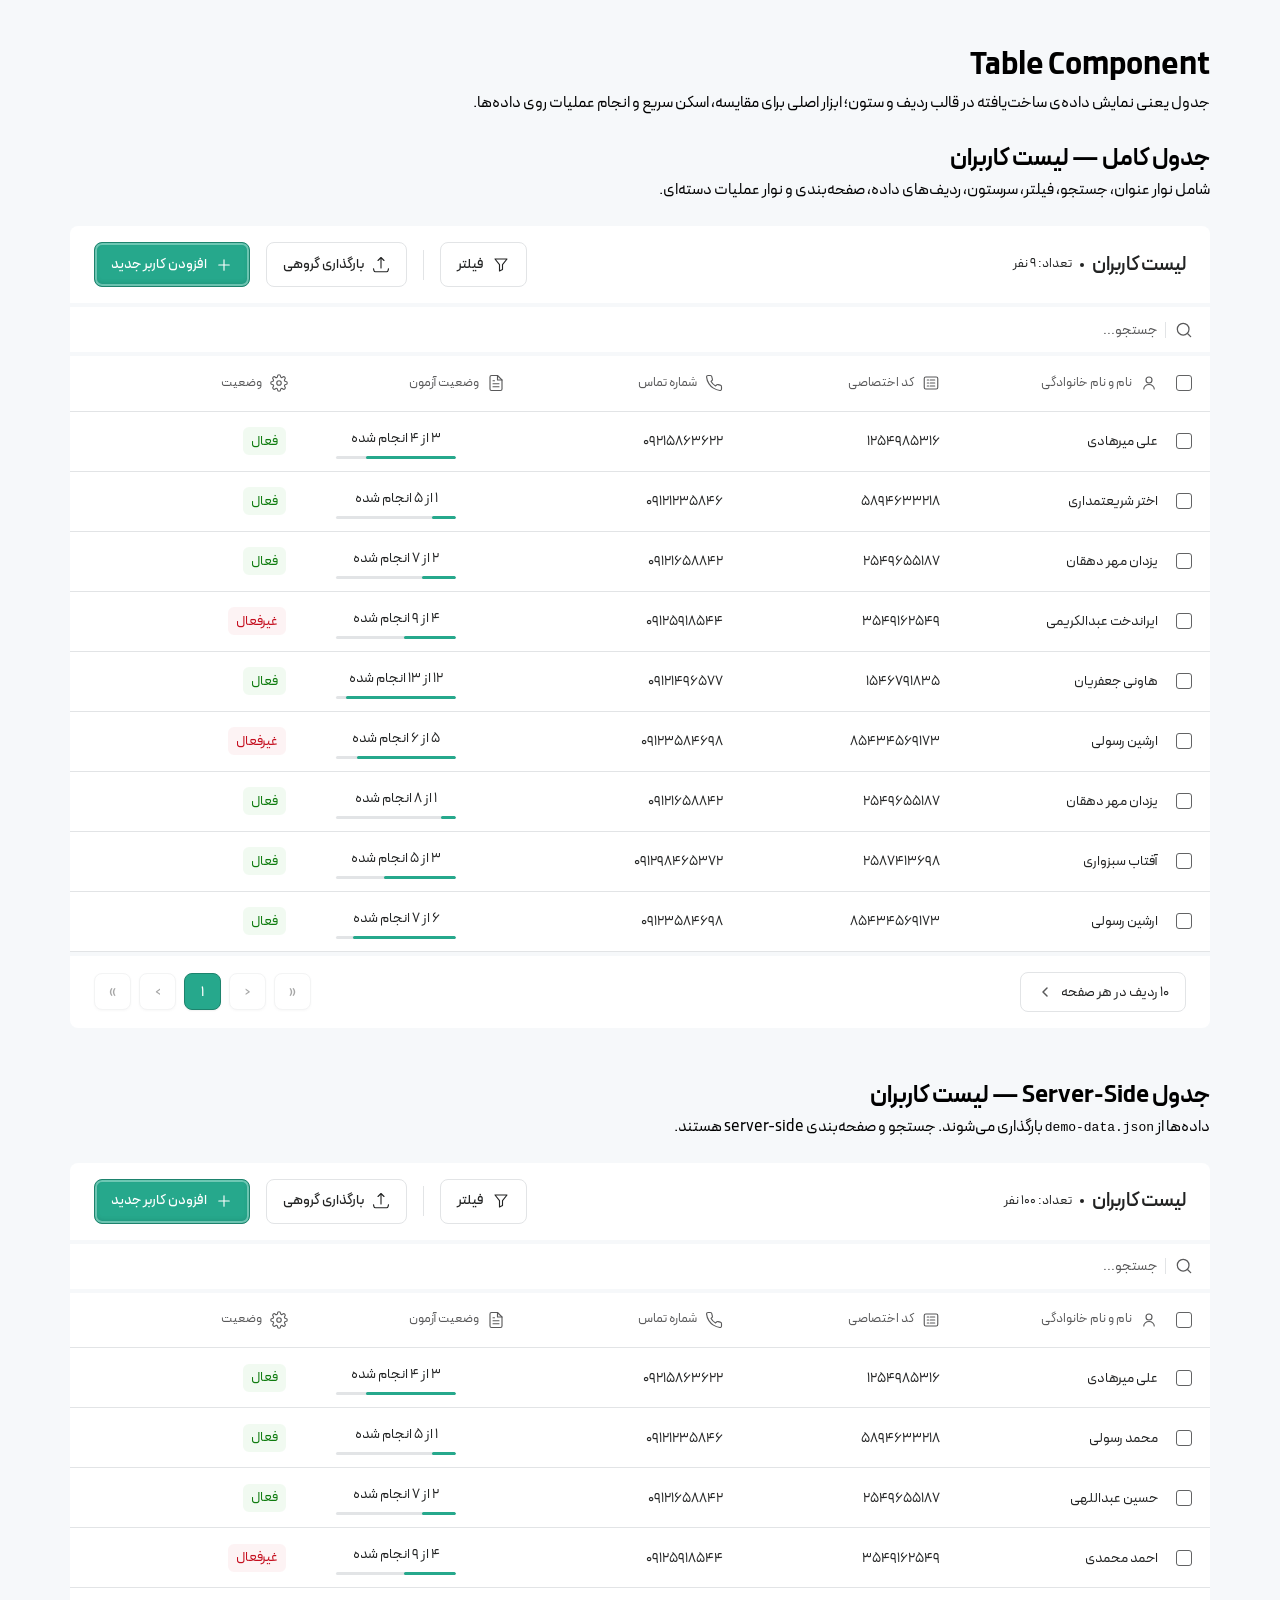
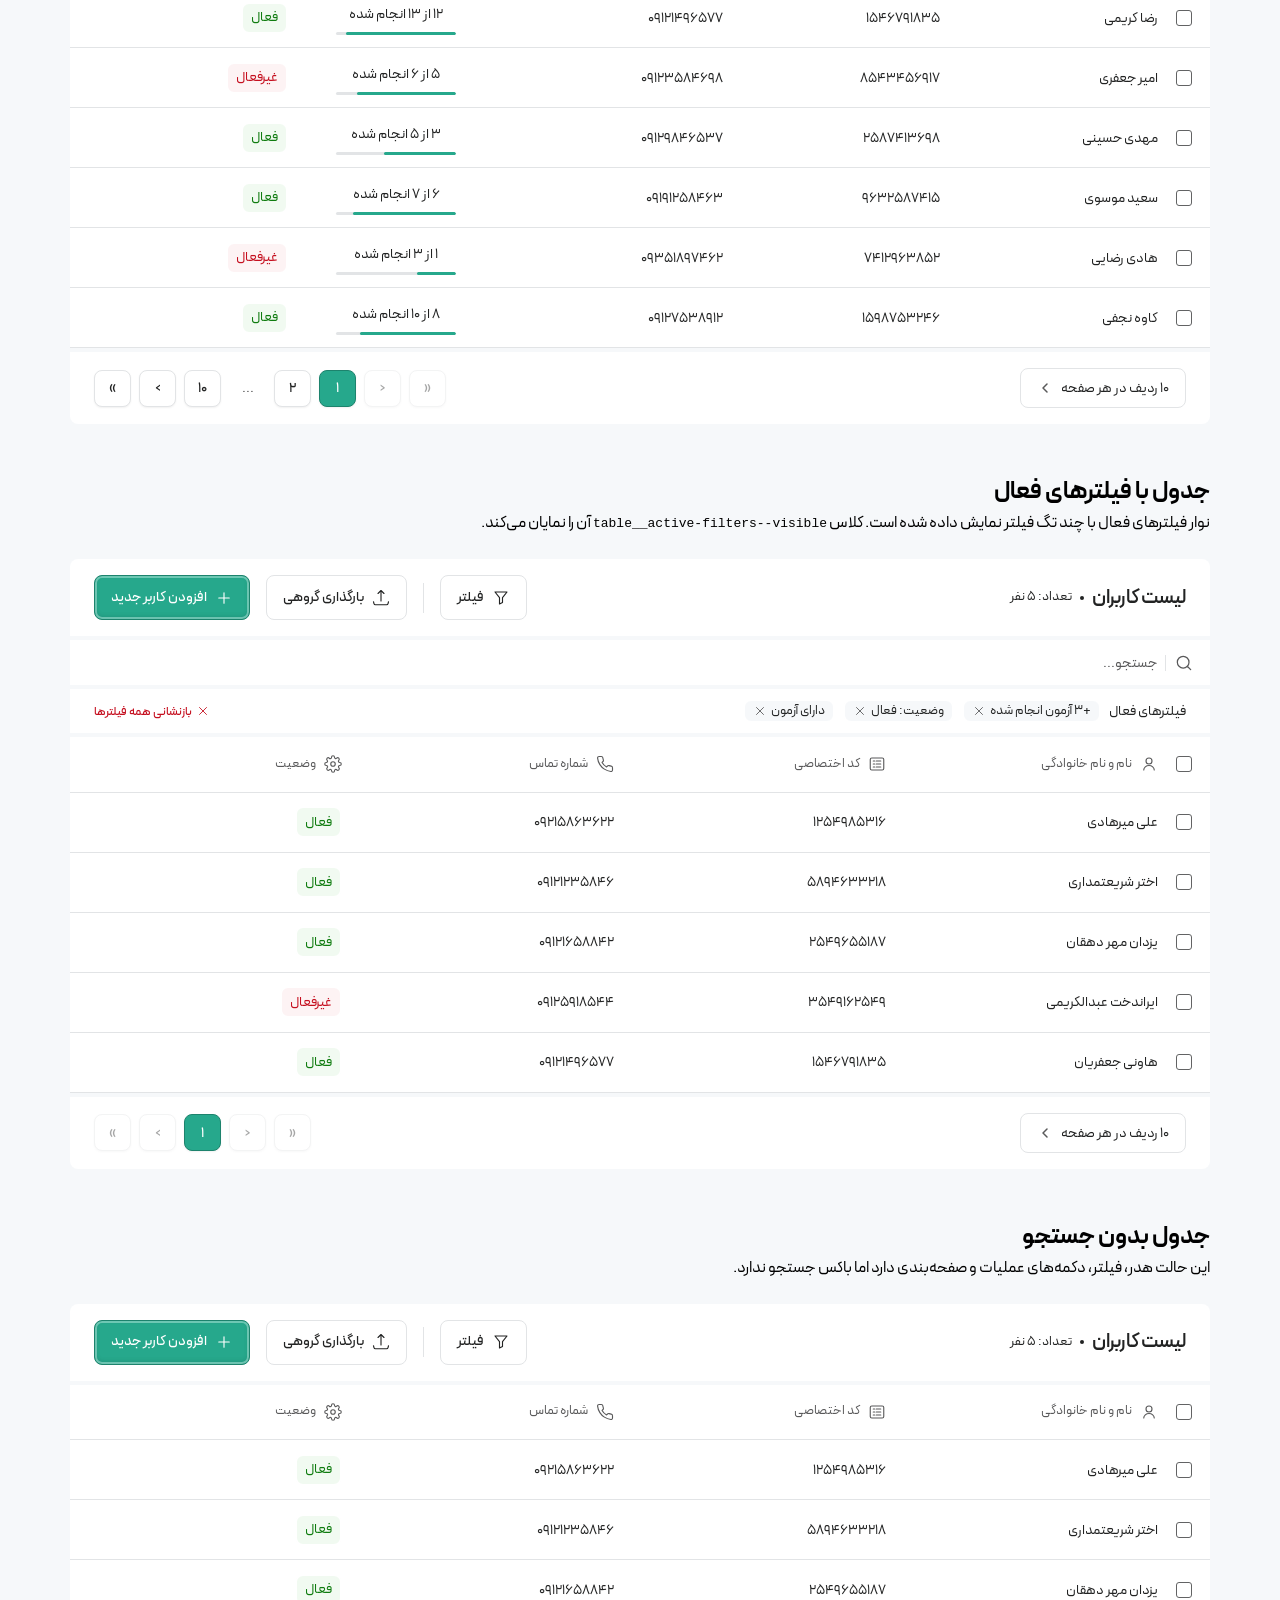
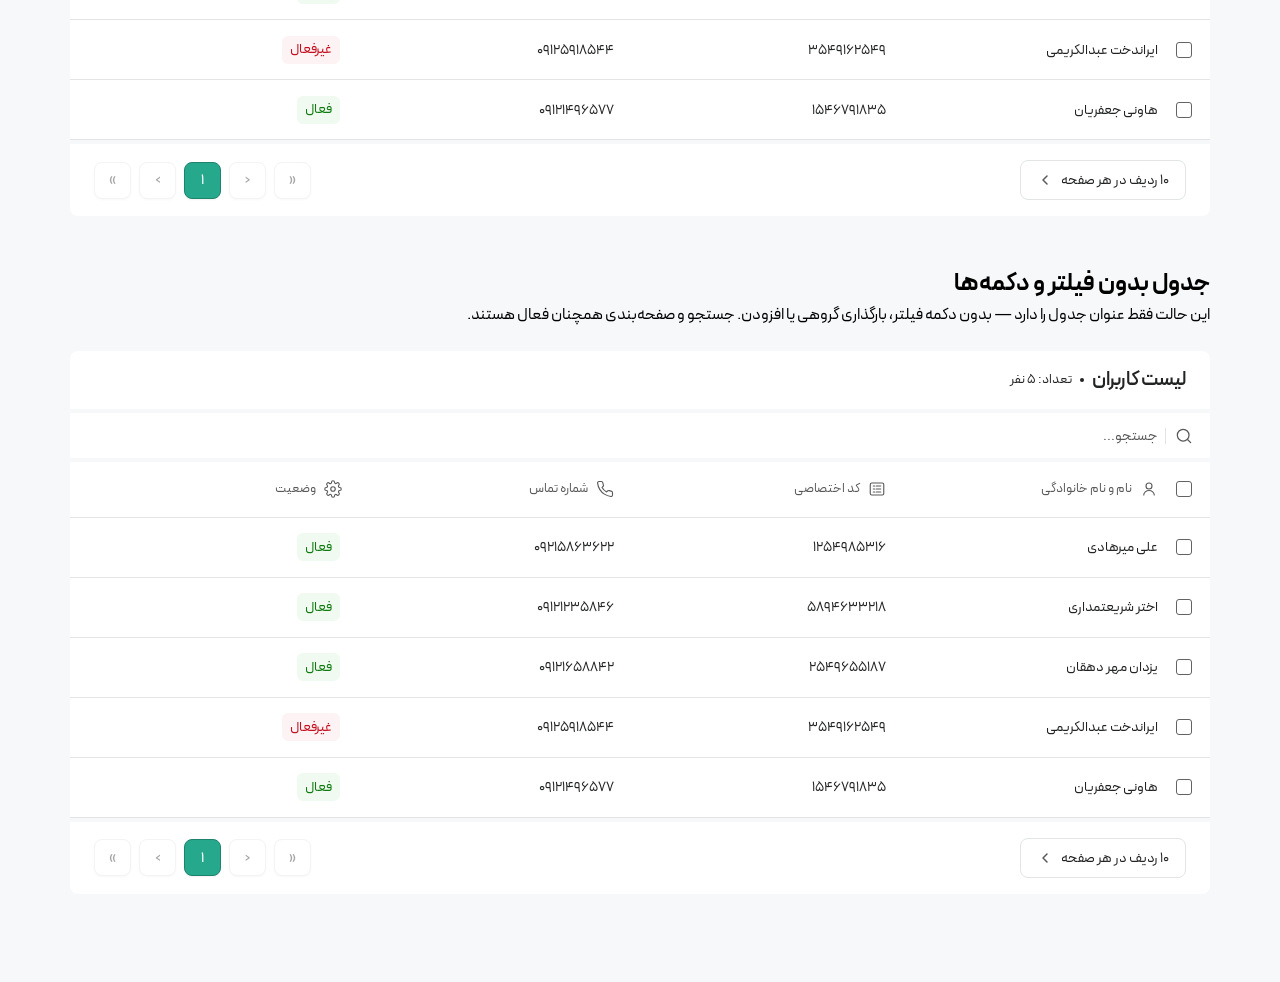
<file: components/table/index.html>
<!DOCTYPE html>
<html lang="fa" dir="rtl">
<head>
    <meta charset="UTF-8">
    <meta name="viewport" content="width=device-width, initial-scale=1.0">
    <title>Table Component — کامپوننت جدول</title>
    <link rel="stylesheet" href="../colors/colors.css">
    <link rel="stylesheet" href="../typography/typography.css">
    <link rel="stylesheet" href="../button/button.css">
    <link rel="stylesheet" href="../switch/switch.css">
    <link rel="stylesheet" href="../modal/modal.css">
    <link rel="stylesheet" href="../input/input.css">
    <link rel="stylesheet" href="table.css">
    <script src="../modal/modal.js" defer></script>
    <script src="table.js" defer></script>
    <script src="demo.js" defer></script>
    <style>
        * { margin: 0; padding: 0; box-sizing: border-box; }
        body {
            font-family: 'Peyda(FaNum)', sans-serif;
            background: #f6f8fa;
            padding: 40px 24px;
        }
        .demo-wrapper {
            max-width: 1140px;
            margin: 0 auto;
        }
        .demo-section {
            margin-bottom: 48px;
        }
        .demo-desc{
            margin-bottom: 24px;
        }
    </style>
</head>
<body>

    <div class="demo-wrapper">
        <h1>Table Component</h1>
        <p class="demo-desc">
            جدول یعنی نمایش داده‌ی ساخت‌یافته در قالب ردیف و ستون؛ ابزار اصلی برای مقایسه، اسکن سریع و انجام عملیات روی داده‌ها.
        </p>

        <!-- ========================================
             Full Table Demo
             ======================================== -->
        <div class="demo-section">
            <h2>جدول کامل — لیست کاربران</h2>
            <p class="demo-desc">شامل نوار عنوان، جستجو، فیلتر، سرستون، ردیف‌های داده، صفحه‌بندی و نوار عملیات دسته‌ای.</p>

            <div class="table-container" data-table="users-table" data-page-size="10">

                <!-- Row Action Menu -->
                <div class="table__row-menu">
                    <button class="table__row-menu-item" type="button" data-action="edit">ویرایش</button>
                    <button class="table__row-menu-item" type="button" data-action="report">گزارشات</button>
                    <button class="table__row-menu-item" type="button" data-action="delete">حذف</button>
                </div>

                <!-- Tile Header -->
                <div class="table__header">
                    <div class="table__title-section">
                        <h2 class="table__title">لیست کاربران</h2>
                        <span class="table__dot"></span>
                        <span class="table__count">تعداد: ۹ نفر</span>
                    </div>
                    <div class="table__actions">
                        <button class="table__btn table__btn--filter" data-modal-open="users-table-filter">
                            <span class="table__btn-icon">
                                <svg viewBox="0 0 24 24" fill="none"><path d="M4 4h16l-6 7.5V18l-4 2V11.5L4 4z" stroke="currentColor" stroke-width="1.5" stroke-linecap="round" stroke-linejoin="round"/></svg>
                            </span>
                            <span class="table__btn-text">فیلتر</span>
                        </button>
                        <span class="table__divider"></span>
                        <button class="table__btn table__btn--secondary">
                            <span class="table__btn-icon">
                                <svg viewBox="0 0 24 24" fill="none"><path d="M12 16V2m0 0l4 4m-4-4L8 6" stroke="currentColor" stroke-width="1.5" stroke-linecap="round" stroke-linejoin="round"/><path d="M2 17l.621 2.485A2 2 0 004.561 21h14.878a2 2 0 001.94-1.515L22 17" stroke="currentColor" stroke-width="1.5" stroke-linecap="round" stroke-linejoin="round"/></svg>
                            </span>
                            <span class="table__btn-text">بارگذاری گروهی</span>
                        </button>
                        <button class="table__btn table__btn--primary">
                            <span class="table__btn-icon">
                                <svg viewBox="0 0 24 24" fill="none"><path d="M12 5v14M5 12h14" stroke="currentColor" stroke-width="1.5" stroke-linecap="round"/></svg>
                            </span>
                            <span class="table__btn-text">افزودن کاربر جدید</span>
                        </button>
                    </div>
                </div>

                <!-- Search Box -->
                <div class="table__search">
                    <span class="table__search-icon">
                        <svg viewBox="0 0 24 24" fill="none"><circle cx="11" cy="11" r="7" stroke="currentColor" stroke-width="1.5"/><path d="M20 20l-3.5-3.5" stroke="currentColor" stroke-width="1.5" stroke-linecap="round"/></svg>
                    </span>
                    <span class="table__search-divider"></span>
                    <input type="text" class="table__search-input" placeholder="جستجو...">
                    <button type="button" class="table__search-clear" aria-label="پاک کردن">
                        <svg viewBox="0 0 24 24" fill="none"><path d="M18 6L6 18M6 6l12 12" stroke="currentColor" stroke-width="1.5" stroke-linecap="round" stroke-linejoin="round"/></svg>
                    </button>
                </div>

                <!-- Active Filters Bar -->
                 <!-- for show used class"table__active-filters--visible" -->
                <div class="table__active-filters ">
                    <span class="table__active-filters-label">فیلترهای فعال</span>
                    <div class="table__active-filters-chips">
                        <span class="table__active-filter-tag">
                            +۳ آزمون انجام شده
                            <button type="button" class="table__active-filter-close" aria-label="حذف فیلتر">
                                <svg viewBox="0 0 24 24" fill="none"><path d="M18 6L6 18M6 6l12 12" stroke="currentColor" stroke-width="1.5" stroke-linecap="round" stroke-linejoin="round"/></svg>
                            </button>
                        </span>
                        <span class="table__active-filter-tag">
                            وضعیت فعال
                            <button type="button" class="table__active-filter-close" aria-label="حذف فیلتر">
                                <svg viewBox="0 0 24 24" fill="none"><path d="M18 6L6 18M6 6l12 12" stroke="currentColor" stroke-width="1.5" stroke-linecap="round" stroke-linejoin="round"/></svg>
                            </button>
                        </span>
                    </div>
                    <button type="button" class="table__active-filters-reset">
                        <svg viewBox="0 0 24 24" fill="none"><path d="M18 6L6 18M6 6l12 12" stroke="currentColor" stroke-width="1.5" stroke-linecap="round" stroke-linejoin="round"/></svg>
                        بازنشانی همه فیلترها
                    </button>
                </div>

                <!-- Select All Row (mobile) -->
                <div class="table__select-all">
                    <div class="table__select-all-right">
                        <label class="table__checkbox-wrapper">
                            <input type="checkbox" class="table__checkbox-input table__select-all-checkbox">
                            <span class="table__checkbox-box">
                                <svg class="table__icon--check" viewBox="0 0 10 10" fill="none"><path d="M2 5.2L4 7.5L8 2.5" stroke="currentColor" stroke-width="1.5" stroke-linecap="round" stroke-linejoin="round"/></svg>
                                <svg class="table__icon--indeterminate" viewBox="0 0 10 10" fill="none" style="display:none"><path d="M2.5 5H7.5" stroke="currentColor" stroke-width="1.5" stroke-linecap="round"/></svg>
                            </span>
                        </label>
                        <span class="table__select-all-text">انتخاب همه</span>
                    </div>
                    <button class="table__btn table__btn--secondary table__select-all-bulk" disabled>
                        <span class="table__btn-text">فعالیت گروهی</span>
                    </button>
                </div>

                <!-- Table -->
                <div class="table__scroll-wrapper">
                <table class="table__grid">
                    <thead class="table__thead">
                        <tr class="table__row">
                            <th class="table__cell table__cell--checkbox">
                                <label class="table__checkbox-wrapper">
                                    <input type="checkbox" class="table__checkbox-input">
                                    <span class="table__checkbox-box">
                                        <svg class="table__icon--check" viewBox="0 0 10 10" fill="none"><path d="M2 5.2L4 7.5L8 2.5" stroke="currentColor" stroke-width="1.5" stroke-linecap="round" stroke-linejoin="round"/></svg>
                                        <svg class="table__icon--indeterminate" viewBox="0 0 10 10" fill="none" style="display:none"><path d="M2.5 5H7.5" stroke="currentColor" stroke-width="1.5" stroke-linecap="round"/></svg>
                                    </span>
                                </label>
                            </th>
                            <th class="table__cell">
                                <div class="table__cell-inner">
                                    <span class="table__cell-icon">
                                        <svg viewBox="0 0 24 24" fill="none"><circle cx="12" cy="8" r="4" stroke="currentColor" stroke-width="1.5"/><path d="M5 20c0-3.314 3.134-6 7-6s7 2.686 7 6" stroke="currentColor" stroke-width="1.5" stroke-linecap="round"/></svg>
                                    </span>
                                    <span class="table__cell-text">نام و نام خانوادگی</span>
                                </div>
                            </th>
                            <th class="table__cell">
                                <div class="table__cell-inner">
                                    <span class="table__cell-icon">
                                        <svg viewBox="0 0 24 24" fill="none"><rect x="3" y="4" width="18" height="16" rx="2" stroke="currentColor" stroke-width="1.5"/><path d="M7 8h2M7 12h2M7 16h2M11 8h6M11 12h6M11 16h6" stroke="currentColor" stroke-width="1.5" stroke-linecap="round"/></svg>
                                    </span>
                                    <span class="table__cell-text">کد اختصاصی</span>
                                </div>
                            </th>
                            <th class="table__cell">
                                <div class="table__cell-inner">
                                    <span class="table__cell-icon">
                                        <svg viewBox="0 0 24 24" fill="none"><path d="M22 16.92v3a2 2 0 01-2.18 2 19.79 19.79 0 01-8.63-3.07 19.5 19.5 0 01-6-6 19.79 19.79 0 01-3.07-8.67A2 2 0 014.11 2h3a2 2 0 012 1.72 12.84 12.84 0 00.7 2.81 2 2 0 01-.45 2.11L8.09 9.91a16 16 0 006 6l1.27-1.27a2 2 0 012.11-.45 12.84 12.84 0 002.81.7A2 2 0 0122 16.92z" stroke="currentColor" stroke-width="1.5" stroke-linecap="round" stroke-linejoin="round"/></svg>
                                    </span>
                                    <span class="table__cell-text">شماره تماس</span>
                                </div>
                            </th>
                            <th class="table__cell">
                                <div class="table__cell-inner">
                                    <span class="table__cell-icon">
                                        <svg viewBox="0 0 24 24" fill="none"><path d="M14 2H6a2 2 0 00-2 2v16a2 2 0 002 2h12a2 2 0 002-2V8l-6-6z" stroke="currentColor" stroke-width="1.5" stroke-linecap="round" stroke-linejoin="round"/><path d="M14 2v6h6M16 13H8M16 17H8M10 9H8" stroke="currentColor" stroke-width="1.5" stroke-linecap="round" stroke-linejoin="round"/></svg>
                                    </span>
                                    <span class="table__cell-text">وضعیت آزمون</span>
                                </div>
                            </th>
                            <th class="table__cell">
                                <div class="table__cell-inner">
                                    <span class="table__cell-icon">
                                        <svg viewBox="0 0 24 24" fill="none"><circle cx="12" cy="12" r="3" stroke="currentColor" stroke-width="1.5"/><path d="M19.4 15a1.65 1.65 0 00.33 1.82l.06.06a2 2 0 01-2.83 2.83l-.06-.06a1.65 1.65 0 00-1.82-.33 1.65 1.65 0 00-1 1.51V21a2 2 0 01-4 0v-.09A1.65 1.65 0 009 19.4a1.65 1.65 0 00-1.82.33l-.06.06a2 2 0 01-2.83-2.83l.06-.06A1.65 1.65 0 004.68 15a1.65 1.65 0 00-1.51-1H3a2 2 0 010-4h.09A1.65 1.65 0 004.6 9a1.65 1.65 0 00-.33-1.82l-.06-.06a2 2 0 012.83-2.83l.06.06A1.65 1.65 0 009 4.68a1.65 1.65 0 001-1.51V3a2 2 0 014 0v.09a1.65 1.65 0 001 1.51 1.65 1.65 0 001.82-.33l.06-.06a2 2 0 012.83 2.83l-.06.06A1.65 1.65 0 0019.4 9a1.65 1.65 0 001.51 1H21a2 2 0 010 4h-.09a1.65 1.65 0 00-1.51 1z" stroke="currentColor" stroke-width="1.5" stroke-linecap="round" stroke-linejoin="round"/></svg>
                                    </span>
                                    <span class="table__cell-text">وضعیت</span>
                                </div>
                            </th>
                            <th class="table__cell table__cell--action"></th>
                        </tr>
                    </thead>
                    <tbody class="table__tbody">
                        <!-- Row 1 -->
                        <tr class="table__row">
                            <td class="table__cell table__cell--checkbox">
                                <label class="table__checkbox-wrapper">
                                    <input type="checkbox" class="table__checkbox-input">
                                    <span class="table__checkbox-box">
                                        <svg class="table__icon--check" viewBox="0 0 10 10" fill="none"><path d="M2 5.2L4 7.5L8 2.5" stroke="currentColor" stroke-width="1.5" stroke-linecap="round" stroke-linejoin="round"/></svg>
                                    </span>
                                </label>
                            </td>
                            <td class="table__cell" data-label="نام و نام خانوادگی">علی میرهادی</td>
                            <td class="table__cell table__cell--code" data-label="کد اختصاصی">۱۲۵۴۹۸۵۳۱۶</td>
                            <td class="table__cell" data-label="شماره تماس">۰۹۲۱۵۸۶۳۶۲۲</td>
                            <td class="table__cell" data-label="وضعیت آزمون">
                                <div class="table__progress">
                                    <span class="table__progress-text">۳ از ۴ انجام شده</span>
                                    <div class="table__progress-bar">
                                        <div class="table__progress-fill" style="width:75%"></div>
                                    </div>
                                </div>
                            </td>
                            <td class="table__cell" data-label="وضعیت"><span class="table__tag table__tag--success">فعال</span></td>
                            <td class="table__cell table__cell--action">
                                <button class="table__row-action">&#8942;</button>
                            </td>
                        </tr>
                        <!-- Row 2 -->
                        <tr class="table__row">
                            <td class="table__cell table__cell--checkbox">
                                <label class="table__checkbox-wrapper">
                                    <input type="checkbox" class="table__checkbox-input">
                                    <span class="table__checkbox-box">
                                        <svg class="table__icon--check" viewBox="0 0 10 10" fill="none"><path d="M2 5.2L4 7.5L8 2.5" stroke="currentColor" stroke-width="1.5" stroke-linecap="round" stroke-linejoin="round"/></svg>
                                    </span>
                                </label>
                            </td>
                            <td class="table__cell" data-label="نام و نام خانوادگی">اختر شریعتمداری</td>
                            <td class="table__cell table__cell--code" data-label="کد اختصاصی">۵۸۹۴۶۳۳۲۱۸</td>
                            <td class="table__cell" data-label="شماره تماس">۰۹۱۲۱۲۳۵۸۴۶</td>
                            <td class="table__cell" data-label="وضعیت آزمون">
                                <div class="table__progress">
                                    <span class="table__progress-text">۱ از ۵ انجام شده</span>
                                    <div class="table__progress-bar">
                                        <div class="table__progress-fill" style="width:20%"></div>
                                    </div>
                                </div>
                            </td>
                            <td class="table__cell" data-label="وضعیت"><span class="table__tag table__tag--success">فعال</span></td>
                            <td class="table__cell table__cell--action">
                                <button class="table__row-action">&#8942;</button>
                            </td>
                        </tr>
                        <!-- Row 3 -->
                        <tr class="table__row">
                            <td class="table__cell table__cell--checkbox">
                                <label class="table__checkbox-wrapper">
                                    <input type="checkbox" class="table__checkbox-input">
                                    <span class="table__checkbox-box">
                                        <svg class="table__icon--check" viewBox="0 0 10 10" fill="none"><path d="M2 5.2L4 7.5L8 2.5" stroke="currentColor" stroke-width="1.5" stroke-linecap="round" stroke-linejoin="round"/></svg>
                                    </span>
                                </label>
                            </td>
                            <td class="table__cell" data-label="نام و نام خانوادگی">یزدان مهر دهقان</td>
                            <td class="table__cell table__cell--code" data-label="کد اختصاصی">۲۵۴۹۶۵۵۱۸۷</td>
                            <td class="table__cell" data-label="شماره تماس">۰۹۱۲۱۶۵۸۸۴۲</td>
                            <td class="table__cell" data-label="وضعیت آزمون">
                                <div class="table__progress">
                                    <span class="table__progress-text">۲ از ۷ انجام شده</span>
                                    <div class="table__progress-bar">
                                        <div class="table__progress-fill" style="width:29%"></div>
                                    </div>
                                </div>
                            </td>
                            <td class="table__cell" data-label="وضعیت"><span class="table__tag table__tag--success">فعال</span></td>
                            <td class="table__cell table__cell--action">
                                <button class="table__row-action">&#8942;</button>
                            </td>
                        </tr>
                        <!-- Row 4 -->
                        <tr class="table__row">
                            <td class="table__cell table__cell--checkbox">
                                <label class="table__checkbox-wrapper">
                                    <input type="checkbox" class="table__checkbox-input">
                                    <span class="table__checkbox-box">
                                        <svg class="table__icon--check" viewBox="0 0 10 10" fill="none"><path d="M2 5.2L4 7.5L8 2.5" stroke="currentColor" stroke-width="1.5" stroke-linecap="round" stroke-linejoin="round"/></svg>
                                    </span>
                                </label>
                            </td>
                            <td class="table__cell" data-label="نام و نام خانوادگی">ایراندخت عبدالکریمی</td>
                            <td class="table__cell table__cell--code" data-label="کد اختصاصی">۳۵۴۹۱۶۲۵۴۹</td>
                            <td class="table__cell" data-label="شماره تماس">۰۹۱۲۵۹۱۸۵۴۴</td>
                            <td class="table__cell" data-label="وضعیت آزمون">
                                <div class="table__progress">
                                    <span class="table__progress-text">۴ از ۹ انجام شده</span>
                                    <div class="table__progress-bar">
                                        <div class="table__progress-fill" style="width:44%"></div>
                                    </div>
                                </div>
                            </td>
                            <td class="table__cell" data-label="وضعیت"><span class="table__tag table__tag--danger">غیرفعال</span></td>
                            <td class="table__cell table__cell--action">
                                <button class="table__row-action">&#8942;</button>
                            </td>
                        </tr>
                        <!-- Row 5 -->
                        <tr class="table__row">
                            <td class="table__cell table__cell--checkbox">
                                <label class="table__checkbox-wrapper">
                                    <input type="checkbox" class="table__checkbox-input">
                                    <span class="table__checkbox-box">
                                        <svg class="table__icon--check" viewBox="0 0 10 10" fill="none"><path d="M2 5.2L4 7.5L8 2.5" stroke="currentColor" stroke-width="1.5" stroke-linecap="round" stroke-linejoin="round"/></svg>
                                    </span>
                                </label>
                            </td>
                            <td class="table__cell" data-label="نام و نام خانوادگی">هاونی جعفریان</td>
                            <td class="table__cell table__cell--code" data-label="کد اختصاصی">۱۵۴۶۷۹۱۸۳۵</td>
                            <td class="table__cell" data-label="شماره تماس">۰۹۱۲۱۴۹۶۵۷۷</td>
                            <td class="table__cell" data-label="وضعیت آزمون">
                                <div class="table__progress">
                                    <span class="table__progress-text">۱۲ از ۱۳ انجام شده</span>
                                    <div class="table__progress-bar">
                                        <div class="table__progress-fill" style="width:92%"></div>
                                    </div>
                                </div>
                            </td>
                            <td class="table__cell" data-label="وضعیت"><span class="table__tag table__tag--success">فعال</span></td>
                            <td class="table__cell table__cell--action">
                                <button class="table__row-action">&#8942;</button>
                            </td>
                        </tr>
                        <!-- Row 6 -->
                        <tr class="table__row">
                            <td class="table__cell table__cell--checkbox">
                                <label class="table__checkbox-wrapper">
                                    <input type="checkbox" class="table__checkbox-input">
                                    <span class="table__checkbox-box">
                                        <svg class="table__icon--check" viewBox="0 0 10 10" fill="none"><path d="M2 5.2L4 7.5L8 2.5" stroke="currentColor" stroke-width="1.5" stroke-linecap="round" stroke-linejoin="round"/></svg>
                                    </span>
                                </label>
                            </td>
                            <td class="table__cell" data-label="نام و نام خانوادگی">ارشین رسولی</td>
                            <td class="table__cell table__cell--code" data-label="کد اختصاصی">۸۵۴۳۴۵۶۹۱۷۳</td>
                            <td class="table__cell" data-label="شماره تماس">۰۹۱۲۳۵۸۴۶۹۸</td>
                            <td class="table__cell" data-label="وضعیت آزمون">
                                <div class="table__progress">
                                    <span class="table__progress-text">۵ از ۶ انجام شده</span>
                                    <div class="table__progress-bar">
                                        <div class="table__progress-fill" style="width:83%"></div>
                                    </div>
                                </div>
                            </td>
                            <td class="table__cell" data-label="وضعیت"><span class="table__tag table__tag--danger">غیرفعال</span></td>
                            <td class="table__cell table__cell--action">
                                <button class="table__row-action">&#8942;</button>
                            </td>
                        </tr>
                        <!-- Row 7 -->
                        <tr class="table__row">
                            <td class="table__cell table__cell--checkbox">
                                <label class="table__checkbox-wrapper">
                                    <input type="checkbox" class="table__checkbox-input">
                                    <span class="table__checkbox-box">
                                        <svg class="table__icon--check" viewBox="0 0 10 10" fill="none"><path d="M2 5.2L4 7.5L8 2.5" stroke="currentColor" stroke-width="1.5" stroke-linecap="round" stroke-linejoin="round"/></svg>
                                    </span>
                                </label>
                            </td>
                            <td class="table__cell" data-label="نام و نام خانوادگی">یزدان مهر دهقان</td>
                            <td class="table__cell table__cell--code" data-label="کد اختصاصی">۲۵۴۹۶۵۵۱۸۷</td>
                            <td class="table__cell" data-label="شماره تماس">۰۹۱۲۱۶۵۸۸۴۲</td>
                            <td class="table__cell" data-label="وضعیت آزمون">
                                <div class="table__progress">
                                    <span class="table__progress-text">۱ از ۸ انجام شده</span>
                                    <div class="table__progress-bar">
                                        <div class="table__progress-fill" style="width:13%"></div>
                                    </div>
                                </div>
                            </td>
                            <td class="table__cell" data-label="وضعیت"><span class="table__tag table__tag--success">فعال</span></td>
                            <td class="table__cell table__cell--action">
                                <button class="table__row-action">&#8942;</button>
                            </td>
                        </tr>
                        <!-- Row 8 -->
                        <tr class="table__row">
                            <td class="table__cell table__cell--checkbox">
                                <label class="table__checkbox-wrapper">
                                    <input type="checkbox" class="table__checkbox-input">
                                    <span class="table__checkbox-box">
                                        <svg class="table__icon--check" viewBox="0 0 10 10" fill="none"><path d="M2 5.2L4 7.5L8 2.5" stroke="currentColor" stroke-width="1.5" stroke-linecap="round" stroke-linejoin="round"/></svg>
                                    </span>
                                </label>
                            </td>
                            <td class="table__cell" data-label="نام و نام خانوادگی">آفتاب سبزواری</td>
                            <td class="table__cell table__cell--code" data-label="کد اختصاصی">۲۵۸۷۴۱۳۶۹۸</td>
                            <td class="table__cell" data-label="شماره تماس">۰۹۱۲۹۸۴۶۵۳۷۲</td>
                            <td class="table__cell" data-label="وضعیت آزمون">
                                <div class="table__progress">
                                    <span class="table__progress-text">۳ از ۵ انجام شده</span>
                                    <div class="table__progress-bar">
                                        <div class="table__progress-fill" style="width:60%"></div>
                                    </div>
                                </div>
                            </td>
                            <td class="table__cell" data-label="وضعیت"><span class="table__tag table__tag--success">فعال</span></td>
                            <td class="table__cell table__cell--action">
                                <button class="table__row-action">&#8942;</button>
                            </td>
                        </tr>
                        <!-- Row 9 -->
                        <tr class="table__row">
                            <td class="table__cell table__cell--checkbox">
                                <label class="table__checkbox-wrapper">
                                    <input type="checkbox" class="table__checkbox-input">
                                    <span class="table__checkbox-box">
                                        <svg class="table__icon--check" viewBox="0 0 10 10" fill="none"><path d="M2 5.2L4 7.5L8 2.5" stroke="currentColor" stroke-width="1.5" stroke-linecap="round" stroke-linejoin="round"/></svg>
                                    </span>
                                </label>
                            </td>
                            <td class="table__cell" data-label="نام و نام خانوادگی">ارشین رسولی</td>
                            <td class="table__cell table__cell--code" data-label="کد اختصاصی">۸۵۴۳۴۵۶۹۱۷۳</td>
                            <td class="table__cell" data-label="شماره تماس">۰۹۱۲۳۵۸۴۶۹۸</td>
                            <td class="table__cell" data-label="وضعیت آزمون">
                                <div class="table__progress">
                                    <span class="table__progress-text">۶ از ۷ انجام شده</span>
                                    <div class="table__progress-bar">
                                        <div class="table__progress-fill" style="width:86%"></div>
                                    </div>
                                </div>
                            </td>
                            <td class="table__cell" data-label="وضعیت"><span class="table__tag table__tag--success">فعال</span></td>
                            <td class="table__cell table__cell--action">
                                <button class="table__row-action">&#8942;</button>
                            </td>
                        </tr>
                    </tbody>
                </table>

                <!-- No Results Message -->
                <div class="table__no-results">
                    <div class="table__no-results__rings">
                        <div class="table__no-results__ring table__no-results__ring--lg"></div>
                        <div class="table__no-results__ring table__no-results__ring--md"></div>
                        <div class="table__no-results__ring table__no-results__ring--sm"></div>
                        <div class="table__no-results__icon">
                            <svg viewBox="0 0 24 24" fill="none" stroke="currentColor" stroke-width="1.5" stroke-linecap="round" stroke-linejoin="round">
                                <path d="M14 2H6a2 2 0 00-2 2v16a2 2 0 002 2h12a2 2 0 002-2V8l-6-6z"/>
                                <path d="M14 2v6h6"/>
                                <circle cx="10.5" cy="14.5" r="2.5"/>
                                <path d="M16 20l-2-2"/>
                            </svg>
                        </div>
                    </div>
                    <p class="table__no-results__title">نتیجه‌ای برای جستجوی شما پیدا نشد.</p>
                    <p class="table__no-results__subtitle">لطفاً عبارت جستجو را اصلاح کرده یا فیلترهای اعمال‌شده را تغییر دهید.</p>
                </div>

                <!-- Processing Overlay -->
                <div class="table__search-processing-overlay ">
                    <div class="table__search-processing">
                        <span class="table__search-processing-icon">
                            <svg viewBox="0 0 24 24" fill="none"><path d="M21 11V8.5C21 5.46 18.54 3 15.5 3H8.5C5.46 3 3 5.46 3 8.5V15.5C3 18.54 5.46 21 8.5 21H11" stroke="currentColor" stroke-width="1.5" stroke-linecap="round" stroke-linejoin="round"/><path d="M8 10h2M8 14h2" stroke="currentColor" stroke-width="1.5" stroke-linecap="round"/><path d="M17.5 15.5l1.5 1.5M20.5 21a2.5 2.5 0 100-5 2.5 2.5 0 000 5z" stroke="currentColor" stroke-width="1.5" stroke-linecap="round" stroke-linejoin="round"/></svg>
                        </span>
                        <span>جستجو در حال پردازش ....</span>
                    </div>
                </div>

                </div>

                <!-- Pagination -->
                <div class="table__pagination">
                    <div class="table__page-size">
                        <button class="table__page-size-btn">
                            <span class="table__page-size-text">۱۰ ردیف در هر صفحه</span>
                            <span class="table__page-size-arrow"><svg viewBox="0 0 16 16" fill="none"><path d="M10 4L6 8L10 12" stroke="currentColor" stroke-width="1.5" stroke-linecap="round" stroke-linejoin="round"/></svg></span>
                        </button>
                        <div class="table__page-size-dropdown">
                            <button class="table__page-size-option table__page-size-option--active" data-size="10">۱۰ ردیف</button>
                            <button class="table__page-size-option" data-size="25">۲۵ ردیف</button>
                            <button class="table__page-size-option" data-size="50">۵۰ ردیف</button>
                            <button class="table__page-size-option" data-size="100">۱۰۰ ردیف</button>
                        </div>
                    </div>
                    <div class="table__page-numbers">
                        <!-- JS will render pagination buttons -->
                    </div>
                </div>

                <!-- Action Bar -->
                <div class="table__action-bar">
                    <div class="table__action-count">
                        <span class="table__action-count-icon">
                            <svg viewBox="0 0 10 10" fill="none"><path d="M2 5.2L4 7.5L8 2.5" stroke="currentColor" stroke-width="1.5" stroke-linecap="round" stroke-linejoin="round"/></svg>
                        </span>
                        <span class="table__action-count-text">۰ ردیف انتخاب شده</span>
                    </div>
                    <div class="table__action-buttons">
                        <button class="table__action-btn">
                            <span class="table__action-btn-icon">
                                <svg viewBox="0 0 24 24" fill="none"><path d="M14 2H6a2 2 0 00-2 2v16a2 2 0 002 2h12a2 2 0 002-2V8l-6-6z" stroke="currentColor" stroke-width="1.5" stroke-linecap="round" stroke-linejoin="round"/><path d="M14 2v6h6" stroke="currentColor" stroke-width="1.5" stroke-linecap="round" stroke-linejoin="round"/></svg>
                            </span>
                            <span>افزودن آزمون</span>
                        </button>
                        <button class="table__action-btn">
                            <span class="table__action-btn-icon">
                                <svg viewBox="0 0 24 24" fill="none"><path d="M17 21v-2a4 4 0 00-4-4H5a4 4 0 00-4 4v2" stroke="currentColor" stroke-width="1.5" stroke-linecap="round" stroke-linejoin="round"/><circle cx="9" cy="7" r="4" stroke="currentColor" stroke-width="1.5"/><path d="M23 21v-2a4 4 0 00-3-3.87M16 3.13a4 4 0 010 7.75" stroke="currentColor" stroke-width="1.5" stroke-linecap="round" stroke-linejoin="round"/></svg>
                            </span>
                            <span>افزودن به گروه</span>
                        </button>
                        <button class="table__action-btn">
                            <span class="table__action-btn-icon">
                                <svg viewBox="0 0 24 24" fill="none"><path d="M12 22s8-4 8-10V5l-8-3-8 3v7c0 6 8 10 8 10z" stroke="currentColor" stroke-width="1.5" stroke-linecap="round" stroke-linejoin="round"/></svg>
                            </span>
                            <span>اعطای دسترسی به مدیران</span>
                        </button>
                        <button data-modal-open="modal-centered" class="table__action-btn">
                            <span class="table__action-btn-icon">
                                <svg viewBox="0 0 24 24" fill="none"><circle cx="12" cy="12" r="3" stroke="currentColor" stroke-width="1.5"/><path d="M19.4 15a1.65 1.65 0 00.33 1.82l.06.06a2 2 0 01-2.83 2.83l-.06-.06a1.65 1.65 0 00-1.82-.33 1.65 1.65 0 00-1 1.51V21a2 2 0 01-4 0v-.09A1.65 1.65 0 009 19.4a1.65 1.65 0 00-1.82.33l-.06.06a2 2 0 01-2.83-2.83l.06-.06A1.65 1.65 0 004.68 15a1.65 1.65 0 00-1.51-1H3a2 2 0 010-4h.09A1.65 1.65 0 004.6 9a1.65 1.65 0 00-.33-1.82l-.06-.06a2 2 0 012.83-2.83l.06.06A1.65 1.65 0 009 4.68a1.65 1.65 0 001-1.51V3a2 2 0 014 0v.09a1.65 1.65 0 001 1.51 1.65 1.65 0 001.82-.33l.06-.06a2 2 0 012.83 2.83l-.06.06A1.65 1.65 0 0019.4 9a1.65 1.65 0 001.51 1H21a2 2 0 010 4h-.09a1.65 1.65 0 00-1.51 1z" stroke="currentColor" stroke-width="1.5" stroke-linecap="round" stroke-linejoin="round"/></svg>
                            </span>
                            <span>تغییر وضعیت</span>
                        </button>
                        <button class="table__action-btn" data-bulk-action="delete">
                            <span class="table__action-btn-icon">
                                <svg viewBox="0 0 24 24" fill="none"><path d="M3 6h18M8 6V4a2 2 0 012-2h4a2 2 0 012 2v2m3 0v14a2 2 0 01-2 2H7a2 2 0 01-2-2V6h14z" stroke="currentColor" stroke-width="1.5" stroke-linecap="round" stroke-linejoin="round"/></svg>
                            </span>
                            <span>حذف کاربران</span>
                        </button>
                    </div>
                </div>

            </div>
        </div>

        <!-- Filter Modal -->
        <div class="modal" id="users-table-filter">
            <div class="modal__overlay"></div>
            <div class="modal__container">
                <div class="modal__header">
                    <div class="modal__title-block">
                        <div class="modal__icon-holder">
                            <svg viewBox="0 0 24 24" fill="none"><path d="M3.75 3.75h16.5l-5.78 7.16c-.3.37-.47.84-.47 1.32v4.52l-4 2V12.23c0-.48-.17-.95-.47-1.32L3.75 3.75z" stroke="currentColor" stroke-width="1.5" stroke-linecap="round" stroke-linejoin="round"/></svg>
                        </div>
                        <div class="modal__title-wrap">
                            <h2 class="modal__title">فیلتر کاربران</h2>
                            <p class="modal__subtitle">برای مدیریت بهتر میتوانید از فیلتر‌های ترکیبی استفاده کنید</p>
                        </div>
                    </div>
                    <button class="modal__close" type="button" aria-label="بستن">
                        <svg viewBox="0 0 24 24" fill="none"><path d="M5.25 5.25L18.75 18.75M18.75 5.25L5.25 18.75" stroke="currentColor" stroke-width="1.5" stroke-linecap="round"/></svg>
                    </button>
                </div>
                <div class="modal__body">
                    <div class="modal__content">

                        <!-- Group: بر اساس آزمون‌ها -->
                        <div class="table__filter-group">
                            <div class="table__filter-section">
                                <span class="table__filter-section-text">بر اساس آزمون‌ها</span>
                                <span class="table__filter-section-line"></span>
                            </div>

                            <!-- دارای آزمون — switch OFF (default) -->
                            <div class="table__filter-row">
                                <span class="table__filter-row-label">دارای آزمون</span>
                                <span class="table__filter-row-value">
                                    <label class="switch">
                                        <input type="checkbox" class="switch__input" role="switch">
                                        <span class="switch__track">
                                            <span class="switch__thumb">
                                                <svg class="switch__icon switch__icon--check" viewBox="0 0 14 14" fill="none"><path d="M3.75 7.5L5.75 9.75L10.25 4.25" stroke="currentColor" stroke-width="1.5" stroke-linecap="round" stroke-linejoin="round"/></svg>
                                                <svg class="switch__icon switch__icon--close" viewBox="0 0 14 14" fill="none"><path d="M4.25 4.25L9.75 9.75M9.75 4.25L4.25 9.75" stroke="currentColor" stroke-width="1.5" stroke-linecap="round"/></svg>
                                            </span>
                                        </span>
                                    </label>
                                </span>
                            </div>

                            <!-- بدون آزمون — switch ON (active) -->
                            <div class="table__filter-row table__filter-row--active">
                                <span class="table__filter-row-label">بدون آزمون</span>
                                <span class="table__filter-row-value">
                                    <label class="switch">
                                        <input type="checkbox" class="switch__input" role="switch" checked>
                                        <span class="switch__track">
                                            <span class="switch__thumb">
                                                <svg class="switch__icon switch__icon--check" viewBox="0 0 14 14" fill="none"><path d="M3.75 7.5L5.75 9.75L10.25 4.25" stroke="currentColor" stroke-width="1.5" stroke-linecap="round" stroke-linejoin="round"/></svg>
                                                <svg class="switch__icon switch__icon--close" viewBox="0 0 14 14" fill="none"><path d="M4.25 4.25L9.75 9.75M9.75 4.25L4.25 9.75" stroke="currentColor" stroke-width="1.5" stroke-linecap="round"/></svg>
                                            </span>
                                        </span>
                                    </label>
                                </span>
                            </div>

                            <!-- آزمون انجام شده — chevron right, focused state -->
                            <div class="table__filter-row table__filter-row--focused">
                                <span class="table__filter-row-label">آزمون انجام شده</span>
                                <span class="table__filter-row-value">
                                    <span class="table__filter-row-chevron"><svg viewBox="0 0 24 24" fill="none"><path d="M9 18l6-6-6-6" stroke="currentColor" stroke-width="1.5" stroke-linecap="round" stroke-linejoin="round"/></svg></span>
                                </span>
                            </div>

                            <!-- آزمون انجام نشده — chevron left + selected count, active -->
                            <div class="table__filter-row table__filter-row--active">
                                <span class="table__filter-row-label">آزمون انجام نشده</span>
                                <span class="table__filter-row-value">
                                    +۲ گزینه انتخاب شده
                                    <span class="table__filter-row-chevron"><svg viewBox="0 0 24 24" fill="none"><path d="M15 18l-6-6 6-6" stroke="currentColor" stroke-width="1.5" stroke-linecap="round" stroke-linejoin="round"/></svg></span>
                                </span>
                            </div>
                        </div>

                        <!-- Group: بر اساس مشخصات کاربر -->
                        <div class="table__filter-group">
                            <div class="table__filter-section">
                                <span class="table__filter-section-text">بر اساس مشخصات کاربر</span>
                                <span class="table__filter-section-line"></span>
                            </div>

                            <!-- گروه -->
                            <div class="table__filter-row">
                                <span class="table__filter-row-label">گروه</span>
                                <span class="table__filter-row-value">
                                    <span class="table__filter-row-chevron"><svg viewBox="0 0 24 24" fill="none"><path d="M15 18l-6-6 6-6" stroke="currentColor" stroke-width="1.5" stroke-linecap="round" stroke-linejoin="round"/></svg></span>
                                </span>
                            </div>

                            <!-- وضعیت -->
                            <div class="table__filter-row">
                                <span class="table__filter-row-label">وضعیت</span>
                                <span class="table__filter-row-value">
                                    <span class="table__filter-row-chevron"><svg viewBox="0 0 24 24" fill="none"><path d="M15 18l-6-6 6-6" stroke="currentColor" stroke-width="1.5" stroke-linecap="round" stroke-linejoin="round"/></svg></span>
                                </span>
                            </div>

                            <!-- دسترسی -->
                            <div class="table__filter-row">
                                <span class="table__filter-row-label">دسترسی</span>
                                <span class="table__filter-row-value">
                                    <span class="table__filter-row-chevron"><svg viewBox="0 0 24 24" fill="none"><path d="M15 18l-6-6 6-6" stroke="currentColor" stroke-width="1.5" stroke-linecap="round" stroke-linejoin="round"/></svg></span>
                                </span>
                            </div>
                        </div>

                    </div>
                    <div class="modal__actions">
                        <div class="table__filter-actions">
                            <button class="btn btn--outline btn--large" type="button">بازنشانی همه</button>
                            <button class="btn btn--primary btn--large" type="button" data-modal-close="users-table-filter">اعمال فیلتر</button>
                        </div>
                    </div>
                </div>
            </div>
        </div>
        <div class="modal modal--centered" id="modal-centered">
            <div class="modal__overlay"></div>
            <div class="modal__container">
                <div class="modal__header">
                    <div class="modal__title-block">
                        <div class="modal__icon-holder">
                            <svg viewBox="0 0 24 24" fill="none">
                                <circle cx="12" cy="12" r="3" stroke="currentColor" stroke-width="1.5"/>
                                <path d="M12 2v3M12 19v3M4.93 4.93l2.12 2.12M16.95 16.95l2.12 2.12M2 12h3M19 12h3M4.93 19.07l2.12-2.12M16.95 7.05l2.12-2.12" stroke="currentColor" stroke-width="1.5" stroke-linecap="round"/>
                            </svg>
                        </div>
                        <div class="modal__title-wrap">
                            <h2 class="modal__title">تغییر وضعیت کاربران</h2>
                            <p class="modal__subtitle">۳ کاربر انتخاب شده</p>
                        </div>
                    </div>
                    <button class="modal__close" type="button" aria-label="بستن">
                        <svg viewBox="0 0 24 24" fill="none"><path d="M5.25 5.25L18.75 18.75M18.75 5.25L5.25 18.75" stroke="currentColor" stroke-width="1.5" stroke-linecap="round"/></svg>
                    </button>
                </div>
                <div class="modal__body">
                    <div class="modal__content">
                        <div class="modal-field">
                            <label class="label label--large" for="centered-status">
                                <span class="label__text">وضعیت</span>
                            </label>
                            <div class="input input--large input--full-width">
                                <div class="input__container">
                                    <span class="input__icon input__icon--before">
                                        <svg viewBox="0 0 20 20" fill="none"><circle cx="10" cy="10" r="3" stroke="currentColor" stroke-width="1.5"/><path d="M10 2v3M10 15v3M3.52 3.52l2.12 2.12M14.36 14.36l2.12 2.12M2 10h3M15 10h3M3.52 16.48l2.12-2.12M14.36 5.64l2.12-2.12" stroke="currentColor" stroke-width="1.5" stroke-linecap="round"/></svg>
                                    </span>
                                    <span class="input__divider"></span>
                                    <input id="centered-status" type="text" class="input__field" value="فعال"  />
                                    <span class="input__icon input__icon--after">
                                        <svg viewBox="0 0 20 20" fill="none"><path d="M5 7.5L10 12.5L15 7.5" stroke="currentColor" stroke-width="1.5" stroke-linecap="round" stroke-linejoin="round"/></svg>
                                    </span>
                                </div>
                                <span class="input__indicator"></span>
                            </div>
                        </div>
                    </div>
                    <div class="modal__actions">
                        <button class="btn btn--primary btn--large" style="width:100%" data-modal-close="modal-centered">
                            تایید و ذخیره
                        </button>
                    </div>
                </div>
            </div>
        </div>
    </div>

    <div class="demo-wrapper">
        <!-- ========================================
             Server-Side Mode Demo
             ======================================== -->
        <div class="demo-section">
            <h2>جدول Server-Side — لیست کاربران</h2>
            <p class="demo-desc">داده‌ها از <code>demo-data.json</code> بارگذاری می‌شوند. جستجو و صفحه‌بندی server-side هستند.</p>

            <div class="table-container" data-table="server-table" data-page-size="10" data-mode="server">

                <!-- Row Action Menu -->
                <div class="table__row-menu">
                    <button class="table__row-menu-item" type="button" data-action="edit">ویرایش</button>
                    <button class="table__row-menu-item" type="button" data-action="report">گزارشات</button>
                    <button class="table__row-menu-item" type="button" data-action="delete">حذف</button>
                </div>

                <!-- Tile Header -->
                <div class="table__header">
                    <div class="table__title-section">
                        <h2 class="table__title">لیست کاربران</h2>
                        <span class="table__dot"></span>
                        <span class="table__count" id="server-table-count">در حال بارگذاری...</span>
                    </div>
                    <div class="table__actions">
                        <button class="table__btn table__btn--filter" data-modal-open="server-table-filter">
                            <span class="table__btn-icon">
                                <svg viewBox="0 0 24 24" fill="none"><path d="M4 4h16l-6 7.5V18l-4 2V11.5L4 4z" stroke="currentColor" stroke-width="1.5" stroke-linecap="round" stroke-linejoin="round"/></svg>
                            </span>
                            <span class="table__btn-text">فیلتر</span>
                        </button>
                        <span class="table__divider"></span>
                        <button class="table__btn table__btn--secondary">
                            <span class="table__btn-icon">
                                <svg viewBox="0 0 24 24" fill="none"><path d="M12 16V2m0 0l4 4m-4-4L8 6" stroke="currentColor" stroke-width="1.5" stroke-linecap="round" stroke-linejoin="round"/><path d="M2 17l.621 2.485A2 2 0 004.561 21h14.878a2 2 0 001.94-1.515L22 17" stroke="currentColor" stroke-width="1.5" stroke-linecap="round" stroke-linejoin="round"/></svg>
                            </span>
                            <span class="table__btn-text">بارگذاری گروهی</span>
                        </button>
                        <button class="table__btn table__btn--primary">
                            <span class="table__btn-icon">
                                <svg viewBox="0 0 24 24" fill="none"><path d="M12 5v14M5 12h14" stroke="currentColor" stroke-width="1.5" stroke-linecap="round"/></svg>
                            </span>
                            <span class="table__btn-text">افزودن کاربر جدید</span>
                        </button>
                    </div>
                </div>

                <!-- Search Box -->
                <div class="table__search">
                    <span class="table__search-icon">
                        <svg viewBox="0 0 24 24" fill="none"><circle cx="11" cy="11" r="7" stroke="currentColor" stroke-width="1.5"/><path d="M20 20l-3.5-3.5" stroke="currentColor" stroke-width="1.5" stroke-linecap="round"/></svg>
                    </span>
                    <span class="table__search-divider"></span>
                    <input type="text" class="table__search-input" placeholder="جستجو...">
                    <button type="button" class="table__search-clear" aria-label="پاک کردن">
                        <svg viewBox="0 0 24 24" fill="none"><path d="M18 6L6 18M6 6l12 12" stroke="currentColor" stroke-width="1.5" stroke-linecap="round" stroke-linejoin="round"/></svg>
                    </button>
                </div>

                <!-- Active Filters Bar -->
                <div class="table__active-filters">
                    <span class="table__active-filters-label">فیلترهای فعال</span>
                    <div class="table__active-filters-chips"></div>
                    <button type="button" class="table__active-filters-reset">
                        <svg viewBox="0 0 24 24" fill="none"><path d="M18 6L6 18M6 6l12 12" stroke="currentColor" stroke-width="1.5" stroke-linecap="round" stroke-linejoin="round"/></svg>
                        بازنشانی همه فیلترها
                    </button>
                </div>

                <!-- Select All Row (mobile) -->
                <div class="table__select-all">
                    <div class="table__select-all-right">
                        <label class="table__checkbox-wrapper">
                            <input type="checkbox" class="table__checkbox-input table__select-all-checkbox">
                            <span class="table__checkbox-box">
                                <svg class="table__icon--check" viewBox="0 0 10 10" fill="none"><path d="M2 5.2L4 7.5L8 2.5" stroke="currentColor" stroke-width="1.5" stroke-linecap="round" stroke-linejoin="round"/></svg>
                                <svg class="table__icon--indeterminate" viewBox="0 0 10 10" fill="none" style="display:none"><path d="M2.5 5H7.5" stroke="currentColor" stroke-width="1.5" stroke-linecap="round"/></svg>
                            </span>
                        </label>
                        <span class="table__select-all-text">انتخاب همه</span>
                    </div>
                    <button class="table__btn table__btn--secondary table__select-all-bulk" disabled>
                        <span class="table__btn-text">فعالیت گروهی</span>
                    </button>
                </div>

                <!-- Table -->
                <div class="table__scroll-wrapper">
                <table class="table__grid">
                    <thead class="table__thead">
                        <tr class="table__row">
                            <th class="table__cell table__cell--checkbox">
                                <label class="table__checkbox-wrapper">
                                    <input type="checkbox" class="table__checkbox-input">
                                    <span class="table__checkbox-box">
                                        <svg class="table__icon--check" viewBox="0 0 10 10" fill="none"><path d="M2 5.2L4 7.5L8 2.5" stroke="currentColor" stroke-width="1.5" stroke-linecap="round" stroke-linejoin="round"/></svg>
                                        <svg class="table__icon--indeterminate" viewBox="0 0 10 10" fill="none" style="display:none"><path d="M2.5 5H7.5" stroke="currentColor" stroke-width="1.5" stroke-linecap="round"/></svg>
                                    </span>
                                </label>
                            </th>
                            <th class="table__cell">
                                <div class="table__cell-inner">
                                    <span class="table__cell-icon"><svg viewBox="0 0 24 24" fill="none"><circle cx="12" cy="8" r="4" stroke="currentColor" stroke-width="1.5"/><path d="M5 20c0-3.314 3.134-6 7-6s7 2.686 7 6" stroke="currentColor" stroke-width="1.5" stroke-linecap="round"/></svg></span>
                                    <span class="table__cell-text">نام و نام خانوادگی</span>
                                </div>
                            </th>
                            <th class="table__cell">
                                <div class="table__cell-inner">
                                    <span class="table__cell-icon"><svg viewBox="0 0 24 24" fill="none"><rect x="3" y="4" width="18" height="16" rx="2" stroke="currentColor" stroke-width="1.5"/><path d="M7 8h2M7 12h2M7 16h2M11 8h6M11 12h6M11 16h6" stroke="currentColor" stroke-width="1.5" stroke-linecap="round"/></svg></span>
                                    <span class="table__cell-text">کد اختصاصی</span>
                                </div>
                            </th>
                            <th class="table__cell">
                                <div class="table__cell-inner">
                                    <span class="table__cell-icon"><svg viewBox="0 0 24 24" fill="none"><path d="M22 16.92v3a2 2 0 01-2.18 2 19.79 19.79 0 01-8.63-3.07 19.5 19.5 0 01-6-6 19.79 19.79 0 01-3.07-8.67A2 2 0 014.11 2h3a2 2 0 012 1.72 12.84 12.84 0 00.7 2.81 2 2 0 01-.45 2.11L8.09 9.91a16 16 0 006 6l1.27-1.27a2 2 0 012.11-.45 12.84 12.84 0 002.81.7A2 2 0 0122 16.92z" stroke="currentColor" stroke-width="1.5" stroke-linecap="round" stroke-linejoin="round"/></svg></span>
                                    <span class="table__cell-text">شماره تماس</span>
                                </div>
                            </th>
                            <th class="table__cell">
                                <div class="table__cell-inner">
                                    <span class="table__cell-icon"><svg viewBox="0 0 24 24" fill="none"><path d="M14 2H6a2 2 0 00-2 2v16a2 2 0 002 2h12a2 2 0 002-2V8l-6-6z" stroke="currentColor" stroke-width="1.5" stroke-linecap="round" stroke-linejoin="round"/><path d="M14 2v6h6M16 13H8M16 17H8M10 9H8" stroke="currentColor" stroke-width="1.5" stroke-linecap="round" stroke-linejoin="round"/></svg></span>
                                    <span class="table__cell-text">وضعیت آزمون</span>
                                </div>
                            </th>
                            <th class="table__cell">
                                <div class="table__cell-inner">
                                    <span class="table__cell-icon"><svg viewBox="0 0 24 24" fill="none"><circle cx="12" cy="12" r="3" stroke="currentColor" stroke-width="1.5"/><path d="M19.4 15a1.65 1.65 0 00.33 1.82l.06.06a2 2 0 01-2.83 2.83l-.06-.06a1.65 1.65 0 00-1.82-.33 1.65 1.65 0 00-1 1.51V21a2 2 0 01-4 0v-.09A1.65 1.65 0 009 19.4a1.65 1.65 0 00-1.82.33l-.06.06a2 2 0 01-2.83-2.83l.06-.06A1.65 1.65 0 004.68 15a1.65 1.65 0 00-1.51-1H3a2 2 0 010-4h.09A1.65 1.65 0 004.6 9a1.65 1.65 0 00-.33-1.82l-.06-.06a2 2 0 012.83-2.83l.06.06A1.65 1.65 0 009 4.68a1.65 1.65 0 001-1.51V3a2 2 0 014 0v.09a1.65 1.65 0 001 1.51 1.65 1.65 0 001.82-.33l.06-.06a2 2 0 012.83 2.83l-.06.06A1.65 1.65 0 0019.4 9a1.65 1.65 0 001.51 1H21a2 2 0 010 4h-.09a1.65 1.65 0 00-1.51 1z" stroke="currentColor" stroke-width="1.5" stroke-linecap="round" stroke-linejoin="round"/></svg></span>
                                    <span class="table__cell-text">وضعیت</span>
                                </div>
                            </th>
                            <th class="table__cell table__cell--action"></th>
                        </tr>
                    </thead>
                    <tbody class="table__tbody">
                        <!-- rows injected by JS -->
                    </tbody>
                </table>

                <!-- Processing Overlay -->
                <div class="table__search-processing-overlay ">
                    <div class="table__search-processing">
                        <span class="table__search-processing-icon">
                            <svg viewBox="0 0 24 24" fill="none"><path d="M21 11V8.5C21 5.46 18.54 3 15.5 3H8.5C5.46 3 3 5.46 3 8.5V15.5C3 18.54 5.46 21 8.5 21H11" stroke="currentColor" stroke-width="1.5" stroke-linecap="round" stroke-linejoin="round"/><path d="M8 10h2M8 14h2" stroke="currentColor" stroke-width="1.5" stroke-linecap="round"/><path d="M17.5 15.5l1.5 1.5M20.5 21a2.5 2.5 0 100-5 2.5 2.5 0 000 5z" stroke="currentColor" stroke-width="1.5" stroke-linecap="round" stroke-linejoin="round"/></svg>
                        </span>
                        <span>جستجو در حال پردازش ....</span>
                    </div>
                </div>

                </div>

                <!-- No Results Message -->
                <div class="table__no-results">
                    <div class="table__no-results__rings">
                        <div class="table__no-results__ring table__no-results__ring--lg"></div>
                        <div class="table__no-results__ring table__no-results__ring--md"></div>
                        <div class="table__no-results__ring table__no-results__ring--sm"></div>
                        <div class="table__no-results__icon">
                            <svg viewBox="0 0 24 24" fill="none" stroke="currentColor" stroke-width="1.5" stroke-linecap="round" stroke-linejoin="round">
                                <path d="M14 2H6a2 2 0 00-2 2v16a2 2 0 002 2h12a2 2 0 002-2V8l-6-6z"/>
                                <path d="M14 2v6h6"/>
                                <circle cx="10.5" cy="14.5" r="2.5"/>
                                <path d="M16 20l-2-2"/>
                            </svg>
                        </div>
                    </div>
                    <p class="table__no-results__title">نتیجه‌ای برای جستجوی شما پیدا نشد.</p>
                    <p class="table__no-results__subtitle">لطفاً عبارت جستجو را اصلاح کرده یا فیلترهای اعمال‌شده را تغییر دهید.</p>
                </div>

                <!-- Pagination -->
                <div class="table__pagination">
                    <div class="table__page-size">
                        <button class="table__page-size-btn">
                            <span class="table__page-size-text">۱۰ ردیف در هر صفحه</span>
                            <span class="table__page-size-arrow"><svg viewBox="0 0 16 16" fill="none"><path d="M10 4L6 8L10 12" stroke="currentColor" stroke-width="1.5" stroke-linecap="round" stroke-linejoin="round"/></svg></span>
                        </button>
                        <div class="table__page-size-dropdown">
                            <button class="table__page-size-option table__page-size-option--active" data-size="10">۱۰ ردیف</button>
                            <button class="table__page-size-option" data-size="25">۲۵ ردیف</button>
                            <button class="table__page-size-option" data-size="50">۵۰ ردیف</button>
                            <button class="table__page-size-option" data-size="100">۱۰۰ ردیف</button>
                        </div>
                    </div>
                    <div class="table__page-numbers"></div>
                </div>

                <!-- Action Bar -->
                <div class="table__action-bar">
                    <div class="table__action-count">
                        <span class="table__action-count-icon">
                            <svg viewBox="0 0 10 10" fill="none"><path d="M2 5.2L4 7.5L8 2.5" stroke="currentColor" stroke-width="1.5" stroke-linecap="round" stroke-linejoin="round"/></svg>
                        </span>
                        <span class="table__action-count-text">۰ ردیف انتخاب شده</span>
                    </div>
                    <div class="table__action-buttons">
                        <button class="table__action-btn">
                            <span class="table__action-btn-icon"><svg viewBox="0 0 24 24" fill="none"><path d="M14 2H6a2 2 0 00-2 2v16a2 2 0 002 2h12a2 2 0 002-2V8l-6-6z" stroke="currentColor" stroke-width="1.5" stroke-linecap="round" stroke-linejoin="round"/><path d="M14 2v6h6" stroke="currentColor" stroke-width="1.5" stroke-linecap="round" stroke-linejoin="round"/></svg></span>
                            <span>افزودن آزمون</span>
                        </button>
                        <button class="table__action-btn">
                            <span class="table__action-btn-icon"><svg viewBox="0 0 24 24" fill="none"><path d="M17 21v-2a4 4 0 00-4-4H5a4 4 0 00-4 4v2" stroke="currentColor" stroke-width="1.5" stroke-linecap="round" stroke-linejoin="round"/><circle cx="9" cy="7" r="4" stroke="currentColor" stroke-width="1.5"/><path d="M23 21v-2a4 4 0 00-3-3.87M16 3.13a4 4 0 010 7.75" stroke="currentColor" stroke-width="1.5" stroke-linecap="round" stroke-linejoin="round"/></svg></span>
                            <span>افزودن به گروه</span>
                        </button>
                        <button class="table__action-btn">
                            <span class="table__action-btn-icon"><svg viewBox="0 0 24 24" fill="none"><path d="M12 22s8-4 8-10V5l-8-3-8 3v7c0 6 8 10 8 10z" stroke="currentColor" stroke-width="1.5" stroke-linecap="round" stroke-linejoin="round"/></svg></span>
                            <span>اعطای دسترسی به مدیران</span>
                        </button>
                        <button class="table__action-btn">
                            <span class="table__action-btn-icon"><svg viewBox="0 0 24 24" fill="none"><circle cx="12" cy="12" r="3" stroke="currentColor" stroke-width="1.5"/><path d="M19.4 15a1.65 1.65 0 00.33 1.82l.06.06a2 2 0 01-2.83 2.83l-.06-.06a1.65 1.65 0 00-1.82-.33 1.65 1.65 0 00-1 1.51V21a2 2 0 01-4 0v-.09A1.65 1.65 0 009 19.4a1.65 1.65 0 00-1.82.33l-.06.06a2 2 0 01-2.83-2.83l.06-.06A1.65 1.65 0 004.68 15a1.65 1.65 0 00-1.51-1H3a2 2 0 010-4h.09A1.65 1.65 0 004.6 9a1.65 1.65 0 00-.33-1.82l-.06-.06a2 2 0 012.83-2.83l.06.06A1.65 1.65 0 009 4.68a1.65 1.65 0 001-1.51V3a2 2 0 014 0v.09a1.65 1.65 0 001 1.51 1.65 1.65 0 001.82-.33l.06-.06a2 2 0 012.83 2.83l-.06.06A1.65 1.65 0 0019.4 9a1.65 1.65 0 001.51 1H21a2 2 0 010 4h-.09a1.65 1.65 0 00-1.51 1z" stroke="currentColor" stroke-width="1.5" stroke-linecap="round" stroke-linejoin="round"/></svg></span>
                            <span>تغییر وضعیت</span>
                        </button>
                        <button class="table__action-btn" data-bulk-action="delete">
                            <span class="table__action-btn-icon"><svg viewBox="0 0 24 24" fill="none"><path d="M3 6h18M8 6V4a2 2 0 012-2h4a2 2 0 012 2v2m3 0v14a2 2 0 01-2 2H7a2 2 0 01-2-2V6h14z" stroke="currentColor" stroke-width="1.5" stroke-linecap="round" stroke-linejoin="round"/></svg></span>
                            <span>حذف کاربران</span>
                        </button>
                    </div>
                </div>

            </div>
        </div>

        <!-- Filter Modal — server-table -->
        <div class="modal" id="server-table-filter">
            <div class="modal__overlay"></div>
            <div class="modal__container">
                <div class="modal__header">
                    <div class="modal__title-block">
                        <div class="modal__icon-holder">
                            <svg viewBox="0 0 24 24" fill="none"><path d="M3.75 3.75h16.5l-5.78 7.16c-.3.37-.47.84-.47 1.32v4.52l-4 2V12.23c0-.48-.17-.95-.47-1.32L3.75 3.75z" stroke="currentColor" stroke-width="1.5" stroke-linecap="round" stroke-linejoin="round"/></svg>
                        </div>
                        <div class="modal__title-wrap">
                            <h2 class="modal__title">فیلتر کاربران</h2>
                            <p class="modal__subtitle">برای مدیریت بهتر میتوانید از فیلتر‌های ترکیبی استفاده کنید</p>
                        </div>
                    </div>
                    <button class="modal__close" type="button" aria-label="بستن">
                        <svg viewBox="0 0 24 24" fill="none"><path d="M5.25 5.25L18.75 18.75M18.75 5.25L5.25 18.75" stroke="currentColor" stroke-width="1.5" stroke-linecap="round"/></svg>
                    </button>
                </div>
                <div class="modal__body">
                    <div class="modal__content">
                        <div class="table__filter-group">
                            <div class="table__filter-section">
                                <span class="table__filter-section-text">بر اساس آزمون‌ها</span>
                                <span class="table__filter-section-line"></span>
                            </div>
                            <div class="table__filter-row">
                                <span class="table__filter-row-label">دارای آزمون</span>
                                <span class="table__filter-row-value">
                                    <label class="switch"><input type="checkbox" class="switch__input" role="switch"><span class="switch__track"><span class="switch__thumb"><svg class="switch__icon switch__icon--check" viewBox="0 0 14 14" fill="none"><path d="M3.75 7.5L5.75 9.75L10.25 4.25" stroke="currentColor" stroke-width="1.5" stroke-linecap="round" stroke-linejoin="round"/></svg><svg class="switch__icon switch__icon--close" viewBox="0 0 14 14" fill="none"><path d="M4.25 4.25L9.75 9.75M9.75 4.25L4.25 9.75" stroke="currentColor" stroke-width="1.5" stroke-linecap="round"/></svg></span></span></label>
                                </span>
                            </div>
                            <div class="table__filter-row">
                                <span class="table__filter-row-label">بدون آزمون</span>
                                <span class="table__filter-row-value">
                                    <label class="switch"><input type="checkbox" class="switch__input" role="switch"><span class="switch__track"><span class="switch__thumb"><svg class="switch__icon switch__icon--check" viewBox="0 0 14 14" fill="none"><path d="M3.75 7.5L5.75 9.75L10.25 4.25" stroke="currentColor" stroke-width="1.5" stroke-linecap="round" stroke-linejoin="round"/></svg><svg class="switch__icon switch__icon--close" viewBox="0 0 14 14" fill="none"><path d="M4.25 4.25L9.75 9.75M9.75 4.25L4.25 9.75" stroke="currentColor" stroke-width="1.5" stroke-linecap="round"/></svg></span></span></label>
                                </span>
                            </div>
                            <div class="table__filter-row">
                                <span class="table__filter-row-label">آزمون انجام شده</span>
                                <span class="table__filter-row-value"><span class="table__filter-row-chevron"><svg viewBox="0 0 24 24" fill="none"><path d="M9 18l6-6-6-6" stroke="currentColor" stroke-width="1.5" stroke-linecap="round" stroke-linejoin="round"/></svg></span></span>
                            </div>
                        </div>
                        <div class="table__filter-group">
                            <div class="table__filter-section">
                                <span class="table__filter-section-text">بر اساس مشخصات کاربر</span>
                                <span class="table__filter-section-line"></span>
                            </div>
                            <div class="table__filter-row">
                                <span class="table__filter-row-label">وضعیت</span>
                                <span class="table__filter-row-value"><span class="table__filter-row-chevron"><svg viewBox="0 0 24 24" fill="none"><path d="M15 18l-6-6 6-6" stroke="currentColor" stroke-width="1.5" stroke-linecap="round" stroke-linejoin="round"/></svg></span></span>
                            </div>
                            <div class="table__filter-row">
                                <span class="table__filter-row-label">دسترسی</span>
                                <span class="table__filter-row-value"><span class="table__filter-row-chevron"><svg viewBox="0 0 24 24" fill="none"><path d="M15 18l-6-6 6-6" stroke="currentColor" stroke-width="1.5" stroke-linecap="round" stroke-linejoin="round"/></svg></span></span>
                            </div>
                        </div>
                    </div>
                    <div class="modal__actions">
                        <div class="table__filter-actions">
                            <button class="btn btn--outline btn--large" type="button">بازنشانی همه</button>
                            <button class="btn btn--primary btn--large" type="button" data-modal-close="server-table-filter">اعمال فیلتر</button>
                        </div>
                    </div>
                </div>
            </div>
        </div>

    </div>

    <!-- ========================================
         Active Filters Table Demo
         ======================================== -->
    <div class="demo-wrapper">
        <div class="demo-section">
            <h2>جدول با فیلترهای فعال</h2>
            <p class="demo-desc">نوار فیلترهای فعال با چند تگ فیلتر نمایش داده شده است. کلاس <code>table__active-filters--visible</code> آن را نمایان می‌کند.</p>

            <div class="table-container" data-table="active-filters-table" data-page-size="10">

                <!-- Row Action Menu -->
                <div class="table__row-menu">
                    <button class="table__row-menu-item" type="button" data-action="edit">ویرایش</button>
                    <button class="table__row-menu-item" type="button" data-action="report">گزارشات</button>
                    <button class="table__row-menu-item" type="button" data-action="delete">حذف</button>
                </div>

                <!-- Tile Header -->
                <div class="table__header">
                    <div class="table__title-section">
                        <h2 class="table__title">لیست کاربران</h2>
                        <span class="table__dot"></span>
                        <span class="table__count">تعداد: ۵ نفر</span>
                    </div>
                    <div class="table__actions">
                        <button class="table__btn table__btn--filter" data-modal-open="active-filters-table-filter">
                            <span class="table__btn-icon">
                                <svg viewBox="0 0 24 24" fill="none"><path d="M4 4h16l-6 7.5V18l-4 2V11.5L4 4z" stroke="currentColor" stroke-width="1.5" stroke-linecap="round" stroke-linejoin="round"/></svg>
                            </span>
                            <span class="table__btn-text">فیلتر</span>
                        </button>
                        <span class="table__divider"></span>
                        <button class="table__btn table__btn--secondary">
                            <span class="table__btn-icon">
                                <svg viewBox="0 0 24 24" fill="none"><path d="M12 16V2m0 0l4 4m-4-4L8 6" stroke="currentColor" stroke-width="1.5" stroke-linecap="round" stroke-linejoin="round"/><path d="M2 17l.621 2.485A2 2 0 004.561 21h14.878a2 2 0 001.94-1.515L22 17" stroke="currentColor" stroke-width="1.5" stroke-linecap="round" stroke-linejoin="round"/></svg>
                            </span>
                            <span class="table__btn-text">بارگذاری گروهی</span>
                        </button>
                        <button class="table__btn table__btn--primary">
                            <span class="table__btn-icon">
                                <svg viewBox="0 0 24 24" fill="none"><path d="M12 5v14M5 12h14" stroke="currentColor" stroke-width="1.5" stroke-linecap="round"/></svg>
                            </span>
                            <span class="table__btn-text">افزودن کاربر جدید</span>
                        </button>
                    </div>
                </div>

                <!-- Search Box -->
                <div class="table__search">
                    <span class="table__search-icon">
                        <svg viewBox="0 0 24 24" fill="none"><circle cx="11" cy="11" r="7" stroke="currentColor" stroke-width="1.5"/><path d="M20 20l-3.5-3.5" stroke="currentColor" stroke-width="1.5" stroke-linecap="round"/></svg>
                    </span>
                    <span class="table__search-divider"></span>
                    <input type="text" class="table__search-input" placeholder="جستجو...">
                    <button type="button" class="table__search-clear" aria-label="پاک کردن">
                        <svg viewBox="0 0 24 24" fill="none"><path d="M18 6L6 18M6 6l12 12" stroke="currentColor" stroke-width="1.5" stroke-linecap="round" stroke-linejoin="round"/></svg>
                    </button>
                </div>

                <!-- Active Filters Bar — visible -->
                <div class="table__active-filters table__active-filters--visible">
                    <span class="table__active-filters-label">فیلترهای فعال</span>
                    <div class="table__active-filters-chips">
                        <span class="table__active-filter-tag">
                            +۳ آزمون انجام شده
                            <button type="button" class="table__active-filter-close" aria-label="حذف فیلتر">
                                <svg viewBox="0 0 24 24" fill="none"><path d="M18 6L6 18M6 6l12 12" stroke="currentColor" stroke-width="1.5" stroke-linecap="round" stroke-linejoin="round"/></svg>
                            </button>
                        </span>
                        <span class="table__active-filter-tag">
                            وضعیت: فعال
                            <button type="button" class="table__active-filter-close" aria-label="حذف فیلتر">
                                <svg viewBox="0 0 24 24" fill="none"><path d="M18 6L6 18M6 6l12 12" stroke="currentColor" stroke-width="1.5" stroke-linecap="round" stroke-linejoin="round"/></svg>
                            </button>
                        </span>
                        <span class="table__active-filter-tag">
                            دارای آزمون
                            <button type="button" class="table__active-filter-close" aria-label="حذف فیلتر">
                                <svg viewBox="0 0 24 24" fill="none"><path d="M18 6L6 18M6 6l12 12" stroke="currentColor" stroke-width="1.5" stroke-linecap="round" stroke-linejoin="round"/></svg>
                            </button>
                        </span>
                    </div>
                    <button type="button" class="table__active-filters-reset">
                        <svg viewBox="0 0 24 24" fill="none"><path d="M18 6L6 18M6 6l12 12" stroke="currentColor" stroke-width="1.5" stroke-linecap="round" stroke-linejoin="round"/></svg>
                        بازنشانی همه فیلترها
                    </button>
                </div>

                <!-- Select All Row (mobile) -->
                <div class="table__select-all">
                    <div class="table__select-all-right">
                        <label class="table__checkbox-wrapper">
                            <input type="checkbox" class="table__checkbox-input table__select-all-checkbox">
                            <span class="table__checkbox-box">
                                <svg class="table__icon--check" viewBox="0 0 10 10" fill="none"><path d="M2 5.2L4 7.5L8 2.5" stroke="currentColor" stroke-width="1.5" stroke-linecap="round" stroke-linejoin="round"/></svg>
                                <svg class="table__icon--indeterminate" viewBox="0 0 10 10" fill="none" style="display:none"><path d="M2.5 5H7.5" stroke="currentColor" stroke-width="1.5" stroke-linecap="round"/></svg>
                            </span>
                        </label>
                        <span class="table__select-all-text">انتخاب همه</span>
                    </div>
                    <button class="table__btn table__btn--secondary table__select-all-bulk" disabled>
                        <span class="table__btn-text">فعالیت گروهی</span>
                    </button>
                </div>

                <!-- Table -->
                <div class="table__scroll-wrapper">
                <table class="table__grid">
                    <thead class="table__thead">
                        <tr class="table__row">
                            <th class="table__cell table__cell--checkbox">
                                <label class="table__checkbox-wrapper">
                                    <input type="checkbox" class="table__checkbox-input">
                                    <span class="table__checkbox-box">
                                        <svg class="table__icon--check" viewBox="0 0 10 10" fill="none"><path d="M2 5.2L4 7.5L8 2.5" stroke="currentColor" stroke-width="1.5" stroke-linecap="round" stroke-linejoin="round"/></svg>
                                        <svg class="table__icon--indeterminate" viewBox="0 0 10 10" fill="none" style="display:none"><path d="M2.5 5H7.5" stroke="currentColor" stroke-width="1.5" stroke-linecap="round"/></svg>
                                    </span>
                                </label>
                            </th>
                            <th class="table__cell">
                                <div class="table__cell-inner">
                                    <span class="table__cell-icon"><svg viewBox="0 0 24 24" fill="none"><circle cx="12" cy="8" r="4" stroke="currentColor" stroke-width="1.5"/><path d="M5 20c0-3.314 3.134-6 7-6s7 2.686 7 6" stroke="currentColor" stroke-width="1.5" stroke-linecap="round"/></svg></span>
                                    <span class="table__cell-text">نام و نام خانوادگی</span>
                                </div>
                            </th>
                            <th class="table__cell">
                                <div class="table__cell-inner">
                                    <span class="table__cell-icon"><svg viewBox="0 0 24 24" fill="none"><rect x="3" y="4" width="18" height="16" rx="2" stroke="currentColor" stroke-width="1.5"/><path d="M7 8h2M7 12h2M7 16h2M11 8h6M11 12h6M11 16h6" stroke="currentColor" stroke-width="1.5" stroke-linecap="round"/></svg></span>
                                    <span class="table__cell-text">کد اختصاصی</span>
                                </div>
                            </th>
                            <th class="table__cell">
                                <div class="table__cell-inner">
                                    <span class="table__cell-icon"><svg viewBox="0 0 24 24" fill="none"><path d="M22 16.92v3a2 2 0 01-2.18 2 19.79 19.79 0 01-8.63-3.07 19.5 19.5 0 01-6-6 19.79 19.79 0 01-3.07-8.67A2 2 0 014.11 2h3a2 2 0 012 1.72 12.84 12.84 0 00.7 2.81 2 2 0 01-.45 2.11L8.09 9.91a16 16 0 006 6l1.27-1.27a2 2 0 012.11-.45 12.84 12.84 0 002.81.7A2 2 0 0122 16.92z" stroke="currentColor" stroke-width="1.5" stroke-linecap="round" stroke-linejoin="round"/></svg></span>
                                    <span class="table__cell-text">شماره تماس</span>
                                </div>
                            </th>
                            <th class="table__cell">
                                <div class="table__cell-inner">
                                    <span class="table__cell-icon"><svg viewBox="0 0 24 24" fill="none"><circle cx="12" cy="12" r="3" stroke="currentColor" stroke-width="1.5"/><path d="M19.4 15a1.65 1.65 0 00.33 1.82l.06.06a2 2 0 01-2.83 2.83l-.06-.06a1.65 1.65 0 00-1.82-.33 1.65 1.65 0 00-1 1.51V21a2 2 0 01-4 0v-.09A1.65 1.65 0 009 19.4a1.65 1.65 0 00-1.82.33l-.06.06a2 2 0 01-2.83-2.83l.06-.06A1.65 1.65 0 004.68 15a1.65 1.65 0 00-1.51-1H3a2 2 0 010-4h.09A1.65 1.65 0 004.6 9a1.65 1.65 0 00-.33-1.82l-.06-.06a2 2 0 012.83-2.83l.06.06A1.65 1.65 0 009 4.68a1.65 1.65 0 001-1.51V3a2 2 0 014 0v.09a1.65 1.65 0 001 1.51 1.65 1.65 0 001.82-.33l.06-.06a2 2 0 012.83 2.83l-.06.06A1.65 1.65 0 0019.4 9a1.65 1.65 0 001.51 1H21a2 2 0 010 4h-.09a1.65 1.65 0 00-1.51 1z" stroke="currentColor" stroke-width="1.5" stroke-linecap="round" stroke-linejoin="round"/></svg></span>
                                    <span class="table__cell-text">وضعیت</span>
                                </div>
                            </th>
                            <th class="table__cell table__cell--action"></th>
                        </tr>
                    </thead>
                    <tbody class="table__tbody">
                        <tr class="table__row">
                            <td class="table__cell table__cell--checkbox"><label class="table__checkbox-wrapper"><input type="checkbox" class="table__checkbox-input"><span class="table__checkbox-box"><svg class="table__icon--check" viewBox="0 0 10 10" fill="none"><path d="M2 5.2L4 7.5L8 2.5" stroke="currentColor" stroke-width="1.5" stroke-linecap="round" stroke-linejoin="round"/></svg></span></label></td>
                            <td class="table__cell" data-label="نام و نام خانوادگی">علی میرهادی</td>
                            <td class="table__cell table__cell--code" data-label="کد اختصاصی">۱۲۵۴۹۸۵۳۱۶</td>
                            <td class="table__cell" data-label="شماره تماس">۰۹۲۱۵۸۶۳۶۲۲</td>
                            <td class="table__cell" data-label="وضعیت"><span class="table__tag table__tag--success">فعال</span></td>
                            <td class="table__cell table__cell--action"><button class="table__row-action">&#8942;</button></td>
                        </tr>
                        <tr class="table__row">
                            <td class="table__cell table__cell--checkbox"><label class="table__checkbox-wrapper"><input type="checkbox" class="table__checkbox-input"><span class="table__checkbox-box"><svg class="table__icon--check" viewBox="0 0 10 10" fill="none"><path d="M2 5.2L4 7.5L8 2.5" stroke="currentColor" stroke-width="1.5" stroke-linecap="round" stroke-linejoin="round"/></svg></span></label></td>
                            <td class="table__cell" data-label="نام و نام خانوادگی">اختر شریعتمداری</td>
                            <td class="table__cell table__cell--code" data-label="کد اختصاصی">۵۸۹۴۶۳۳۲۱۸</td>
                            <td class="table__cell" data-label="شماره تماس">۰۹۱۲۱۲۳۵۸۴۶</td>
                            <td class="table__cell" data-label="وضعیت"><span class="table__tag table__tag--success">فعال</span></td>
                            <td class="table__cell table__cell--action"><button class="table__row-action">&#8942;</button></td>
                        </tr>
                        <tr class="table__row">
                            <td class="table__cell table__cell--checkbox"><label class="table__checkbox-wrapper"><input type="checkbox" class="table__checkbox-input"><span class="table__checkbox-box"><svg class="table__icon--check" viewBox="0 0 10 10" fill="none"><path d="M2 5.2L4 7.5L8 2.5" stroke="currentColor" stroke-width="1.5" stroke-linecap="round" stroke-linejoin="round"/></svg></span></label></td>
                            <td class="table__cell" data-label="نام و نام خانوادگی">یزدان مهر دهقان</td>
                            <td class="table__cell table__cell--code" data-label="کد اختصاصی">۲۵۴۹۶۵۵۱۸۷</td>
                            <td class="table__cell" data-label="شماره تماس">۰۹۱۲۱۶۵۸۸۴۲</td>
                            <td class="table__cell" data-label="وضعیت"><span class="table__tag table__tag--success">فعال</span></td>
                            <td class="table__cell table__cell--action"><button class="table__row-action">&#8942;</button></td>
                        </tr>
                        <tr class="table__row">
                            <td class="table__cell table__cell--checkbox"><label class="table__checkbox-wrapper"><input type="checkbox" class="table__checkbox-input"><span class="table__checkbox-box"><svg class="table__icon--check" viewBox="0 0 10 10" fill="none"><path d="M2 5.2L4 7.5L8 2.5" stroke="currentColor" stroke-width="1.5" stroke-linecap="round" stroke-linejoin="round"/></svg></span></label></td>
                            <td class="table__cell" data-label="نام و نام خانوادگی">ایراندخت عبدالکریمی</td>
                            <td class="table__cell table__cell--code" data-label="کد اختصاصی">۳۵۴۹۱۶۲۵۴۹</td>
                            <td class="table__cell" data-label="شماره تماس">۰۹۱۲۵۹۱۸۵۴۴</td>
                            <td class="table__cell" data-label="وضعیت"><span class="table__tag table__tag--danger">غیرفعال</span></td>
                            <td class="table__cell table__cell--action"><button class="table__row-action">&#8942;</button></td>
                        </tr>
                        <tr class="table__row">
                            <td class="table__cell table__cell--checkbox"><label class="table__checkbox-wrapper"><input type="checkbox" class="table__checkbox-input"><span class="table__checkbox-box"><svg class="table__icon--check" viewBox="0 0 10 10" fill="none"><path d="M2 5.2L4 7.5L8 2.5" stroke="currentColor" stroke-width="1.5" stroke-linecap="round" stroke-linejoin="round"/></svg></span></label></td>
                            <td class="table__cell" data-label="نام و نام خانوادگی">هاونی جعفریان</td>
                            <td class="table__cell table__cell--code" data-label="کد اختصاصی">۱۵۴۶۷۹۱۸۳۵</td>
                            <td class="table__cell" data-label="شماره تماس">۰۹۱۲۱۴۹۶۵۷۷</td>
                            <td class="table__cell" data-label="وضعیت"><span class="table__tag table__tag--success">فعال</span></td>
                            <td class="table__cell table__cell--action"><button class="table__row-action">&#8942;</button></td>
                        </tr>
                    </tbody>
                </table>

                <!-- No Results Message -->
                <div class="table__no-results">
                    <div class="table__no-results__rings">
                        <div class="table__no-results__ring table__no-results__ring--lg"></div>
                        <div class="table__no-results__ring table__no-results__ring--md"></div>
                        <div class="table__no-results__ring table__no-results__ring--sm"></div>
                        <div class="table__no-results__icon">
                            <svg viewBox="0 0 24 24" fill="none" stroke="currentColor" stroke-width="1.5" stroke-linecap="round" stroke-linejoin="round"><path d="M14 2H6a2 2 0 00-2 2v16a2 2 0 002 2h12a2 2 0 002-2V8l-6-6z"/><path d="M14 2v6h6"/><circle cx="10.5" cy="14.5" r="2.5"/><path d="M16 20l-2-2"/></svg>
                        </div>
                    </div>
                    <p class="table__no-results__title">نتیجه‌ای برای جستجوی شما پیدا نشد.</p>
                    <p class="table__no-results__subtitle">لطفاً عبارت جستجو را اصلاح کرده یا فیلترهای اعمال‌شده را تغییر دهید.</p>
                </div>
                </div>

                <!-- Pagination -->
                <div class="table__pagination">
                    <div class="table__page-size">
                        <button class="table__page-size-btn">
                            <span class="table__page-size-text">۱۰ ردیف در هر صفحه</span>
                            <span class="table__page-size-arrow"><svg viewBox="0 0 16 16" fill="none"><path d="M10 4L6 8L10 12" stroke="currentColor" stroke-width="1.5" stroke-linecap="round" stroke-linejoin="round"/></svg></span>
                        </button>
                        <div class="table__page-size-dropdown">
                            <button class="table__page-size-option table__page-size-option--active" data-size="10">۱۰ ردیف</button>
                            <button class="table__page-size-option" data-size="25">۲۵ ردیف</button>
                            <button class="table__page-size-option" data-size="50">۵۰ ردیف</button>
                        </div>
                    </div>
                    <div class="table__page-numbers"></div>
                </div>

                <!-- Action Bar -->
                <div class="table__action-bar">
                    <div class="table__action-count">
                        <span class="table__action-count-icon"><svg viewBox="0 0 10 10" fill="none"><path d="M2 5.2L4 7.5L8 2.5" stroke="currentColor" stroke-width="1.5" stroke-linecap="round" stroke-linejoin="round"/></svg></span>
                        <span class="table__action-count-text">۰ ردیف انتخاب شده</span>
                    </div>
                    <div class="table__action-buttons">
                        <button class="table__action-btn" data-bulk-action="delete">
                            <span class="table__action-btn-icon"><svg viewBox="0 0 24 24" fill="none"><path d="M3 6h18M8 6V4a2 2 0 012-2h4a2 2 0 012 2v2m3 0v14a2 2 0 01-2 2H7a2 2 0 01-2-2V6h14z" stroke="currentColor" stroke-width="1.5" stroke-linecap="round" stroke-linejoin="round"/></svg></span>
                            <span>حذف کاربران</span>
                        </button>
                    </div>
                </div>

            </div>
        </div>

        <!-- Filter Modal — active-filters-table -->
        <div class="modal" id="active-filters-table-filter">
            <div class="modal__overlay"></div>
            <div class="modal__container">
                <div class="modal__header">
                    <div class="modal__title-block">
                        <div class="modal__icon-holder">
                            <svg viewBox="0 0 24 24" fill="none"><path d="M3.75 3.75h16.5l-5.78 7.16c-.3.37-.47.84-.47 1.32v4.52l-4 2V12.23c0-.48-.17-.95-.47-1.32L3.75 3.75z" stroke="currentColor" stroke-width="1.5" stroke-linecap="round" stroke-linejoin="round"/></svg>
                        </div>
                        <div class="modal__title-wrap">
                            <h2 class="modal__title">فیلتر کاربران</h2>
                            <p class="modal__subtitle">برای مدیریت بهتر میتوانید از فیلتر‌های ترکیبی استفاده کنید</p>
                        </div>
                    </div>
                    <button class="modal__close" type="button" aria-label="بستن">
                        <svg viewBox="0 0 24 24" fill="none"><path d="M5.25 5.25L18.75 18.75M18.75 5.25L5.25 18.75" stroke="currentColor" stroke-width="1.5" stroke-linecap="round"/></svg>
                    </button>
                </div>
                <div class="modal__body">
                    <div class="modal__content">
                        <div class="table__filter-group">
                            <div class="table__filter-section">
                                <span class="table__filter-section-text">بر اساس آزمون‌ها</span>
                                <span class="table__filter-section-line"></span>
                            </div>
                            <div class="table__filter-row table__filter-row--active">
                                <span class="table__filter-row-label">دارای آزمون</span>
                                <span class="table__filter-row-value">
                                    <label class="switch"><input type="checkbox" class="switch__input" role="switch" checked><span class="switch__track"><span class="switch__thumb"><svg class="switch__icon switch__icon--check" viewBox="0 0 14 14" fill="none"><path d="M3.75 7.5L5.75 9.75L10.25 4.25" stroke="currentColor" stroke-width="1.5" stroke-linecap="round" stroke-linejoin="round"/></svg><svg class="switch__icon switch__icon--close" viewBox="0 0 14 14" fill="none"><path d="M4.25 4.25L9.75 9.75M9.75 4.25L4.25 9.75" stroke="currentColor" stroke-width="1.5" stroke-linecap="round"/></svg></span></span></label>
                                </span>
                            </div>
                            <div class="table__filter-row table__filter-row--active">
                                <span class="table__filter-row-label">آزمون انجام شده</span>
                                <span class="table__filter-row-value">
                                    +۳ گزینه انتخاب شده
                                    <span class="table__filter-row-chevron"><svg viewBox="0 0 24 24" fill="none"><path d="M15 18l-6-6 6-6" stroke="currentColor" stroke-width="1.5" stroke-linecap="round" stroke-linejoin="round"/></svg></span>
                                </span>
                            </div>
                        </div>
                        <div class="table__filter-group">
                            <div class="table__filter-section">
                                <span class="table__filter-section-text">بر اساس مشخصات کاربر</span>
                                <span class="table__filter-section-line"></span>
                            </div>
                            <div class="table__filter-row table__filter-row--active">
                                <span class="table__filter-row-label">وضعیت</span>
                                <span class="table__filter-row-value">
                                    فعال
                                    <span class="table__filter-row-chevron"><svg viewBox="0 0 24 24" fill="none"><path d="M15 18l-6-6 6-6" stroke="currentColor" stroke-width="1.5" stroke-linecap="round" stroke-linejoin="round"/></svg></span>
                                </span>
                            </div>
                            <div class="table__filter-row">
                                <span class="table__filter-row-label">دسترسی</span>
                                <span class="table__filter-row-value"><span class="table__filter-row-chevron"><svg viewBox="0 0 24 24" fill="none"><path d="M15 18l-6-6 6-6" stroke="currentColor" stroke-width="1.5" stroke-linecap="round" stroke-linejoin="round"/></svg></span></span>
                            </div>
                        </div>
                    </div>
                    <div class="modal__actions">
                        <div class="table__filter-actions">
                            <button class="btn btn--outline btn--large" type="button">بازنشانی همه</button>
                            <button class="btn btn--primary btn--large" type="button" data-modal-close="active-filters-table-filter">اعمال فیلتر</button>
                        </div>
                    </div>
                </div>
            </div>
        </div>
    </div>

    <!-- ========================================
         No-Search Table Demo
         ======================================== -->
    <div class="demo-wrapper">
        <div class="demo-section">
            <h2>جدول بدون جستجو</h2>
            <p class="demo-desc">این حالت هدر، فیلتر، دکمه‌های عملیات و صفحه‌بندی دارد اما باکس جستجو ندارد.</p>

            <div class="table-container" data-table="no-search-table" data-page-size="10">

                <!-- Row Action Menu -->
                <div class="table__row-menu">
                    <button class="table__row-menu-item" type="button" data-action="edit">ویرایش</button>
                    <button class="table__row-menu-item" type="button" data-action="report">گزارشات</button>
                    <button class="table__row-menu-item" type="button" data-action="delete">حذف</button>
                </div>

                <!-- Tile Header -->
                <div class="table__header">
                    <div class="table__title-section">
                        <h2 class="table__title">لیست کاربران</h2>
                        <span class="table__dot"></span>
                        <span class="table__count">تعداد: ۵ نفر</span>
                    </div>
                    <div class="table__actions">
                        <button class="table__btn table__btn--filter" data-modal-open="no-search-table-filter">
                            <span class="table__btn-icon">
                                <svg viewBox="0 0 24 24" fill="none"><path d="M4 4h16l-6 7.5V18l-4 2V11.5L4 4z" stroke="currentColor" stroke-width="1.5" stroke-linecap="round" stroke-linejoin="round"/></svg>
                            </span>
                            <span class="table__btn-text">فیلتر</span>
                        </button>
                        <span class="table__divider"></span>
                        <button class="table__btn table__btn--secondary">
                            <span class="table__btn-icon">
                                <svg viewBox="0 0 24 24" fill="none"><path d="M12 16V2m0 0l4 4m-4-4L8 6" stroke="currentColor" stroke-width="1.5" stroke-linecap="round" stroke-linejoin="round"/><path d="M2 17l.621 2.485A2 2 0 004.561 21h14.878a2 2 0 001.94-1.515L22 17" stroke="currentColor" stroke-width="1.5" stroke-linecap="round" stroke-linejoin="round"/></svg>
                            </span>
                            <span class="table__btn-text">بارگذاری گروهی</span>
                        </button>
                        <button class="table__btn table__btn--primary">
                            <span class="table__btn-icon">
                                <svg viewBox="0 0 24 24" fill="none"><path d="M12 5v14M5 12h14" stroke="currentColor" stroke-width="1.5" stroke-linecap="round"/></svg>
                            </span>
                            <span class="table__btn-text">افزودن کاربر جدید</span>
                        </button>
                    </div>
                </div>

                <!-- Active Filters Bar -->
                <div class="table__active-filters">
                    <span class="table__active-filters-label">فیلترهای فعال</span>
                    <div class="table__active-filters-chips"></div>
                    <button type="button" class="table__active-filters-reset">
                        <svg viewBox="0 0 24 24" fill="none"><path d="M18 6L6 18M6 6l12 12" stroke="currentColor" stroke-width="1.5" stroke-linecap="round" stroke-linejoin="round"/></svg>
                        بازنشانی همه فیلترها
                    </button>
                </div>

                <!-- Select All Row (mobile) -->
                <div class="table__select-all">
                    <div class="table__select-all-right">
                        <label class="table__checkbox-wrapper">
                            <input type="checkbox" class="table__checkbox-input table__select-all-checkbox">
                            <span class="table__checkbox-box">
                                <svg class="table__icon--check" viewBox="0 0 10 10" fill="none"><path d="M2 5.2L4 7.5L8 2.5" stroke="currentColor" stroke-width="1.5" stroke-linecap="round" stroke-linejoin="round"/></svg>
                                <svg class="table__icon--indeterminate" viewBox="0 0 10 10" fill="none" style="display:none"><path d="M2.5 5H7.5" stroke="currentColor" stroke-width="1.5" stroke-linecap="round"/></svg>
                            </span>
                        </label>
                        <span class="table__select-all-text">انتخاب همه</span>
                    </div>
                    <button class="table__btn table__btn--secondary table__select-all-bulk" disabled>
                        <span class="table__btn-text">فعالیت گروهی</span>
                    </button>
                </div>

                <!-- Table -->
                <div class="table__scroll-wrapper">
                <table class="table__grid">
                    <thead class="table__thead">
                        <tr class="table__row">
                            <th class="table__cell table__cell--checkbox">
                                <label class="table__checkbox-wrapper">
                                    <input type="checkbox" class="table__checkbox-input">
                                    <span class="table__checkbox-box">
                                        <svg class="table__icon--check" viewBox="0 0 10 10" fill="none"><path d="M2 5.2L4 7.5L8 2.5" stroke="currentColor" stroke-width="1.5" stroke-linecap="round" stroke-linejoin="round"/></svg>
                                        <svg class="table__icon--indeterminate" viewBox="0 0 10 10" fill="none" style="display:none"><path d="M2.5 5H7.5" stroke="currentColor" stroke-width="1.5" stroke-linecap="round"/></svg>
                                    </span>
                                </label>
                            </th>
                            <th class="table__cell">
                                <div class="table__cell-inner">
                                    <span class="table__cell-icon"><svg viewBox="0 0 24 24" fill="none"><circle cx="12" cy="8" r="4" stroke="currentColor" stroke-width="1.5"/><path d="M5 20c0-3.314 3.134-6 7-6s7 2.686 7 6" stroke="currentColor" stroke-width="1.5" stroke-linecap="round"/></svg></span>
                                    <span class="table__cell-text">نام و نام خانوادگی</span>
                                </div>
                            </th>
                            <th class="table__cell">
                                <div class="table__cell-inner">
                                    <span class="table__cell-icon"><svg viewBox="0 0 24 24" fill="none"><rect x="3" y="4" width="18" height="16" rx="2" stroke="currentColor" stroke-width="1.5"/><path d="M7 8h2M7 12h2M7 16h2M11 8h6M11 12h6M11 16h6" stroke="currentColor" stroke-width="1.5" stroke-linecap="round"/></svg></span>
                                    <span class="table__cell-text">کد اختصاصی</span>
                                </div>
                            </th>
                            <th class="table__cell">
                                <div class="table__cell-inner">
                                    <span class="table__cell-icon"><svg viewBox="0 0 24 24" fill="none"><path d="M22 16.92v3a2 2 0 01-2.18 2 19.79 19.79 0 01-8.63-3.07 19.5 19.5 0 01-6-6 19.79 19.79 0 01-3.07-8.67A2 2 0 014.11 2h3a2 2 0 012 1.72 12.84 12.84 0 00.7 2.81 2 2 0 01-.45 2.11L8.09 9.91a16 16 0 006 6l1.27-1.27a2 2 0 012.11-.45 12.84 12.84 0 002.81.7A2 2 0 0122 16.92z" stroke="currentColor" stroke-width="1.5" stroke-linecap="round" stroke-linejoin="round"/></svg></span>
                                    <span class="table__cell-text">شماره تماس</span>
                                </div>
                            </th>
                            <th class="table__cell">
                                <div class="table__cell-inner">
                                    <span class="table__cell-icon"><svg viewBox="0 0 24 24" fill="none"><circle cx="12" cy="12" r="3" stroke="currentColor" stroke-width="1.5"/><path d="M19.4 15a1.65 1.65 0 00.33 1.82l.06.06a2 2 0 01-2.83 2.83l-.06-.06a1.65 1.65 0 00-1.82-.33 1.65 1.65 0 00-1 1.51V21a2 2 0 01-4 0v-.09A1.65 1.65 0 009 19.4a1.65 1.65 0 00-1.82.33l-.06.06a2 2 0 01-2.83-2.83l.06-.06A1.65 1.65 0 004.68 15a1.65 1.65 0 00-1.51-1H3a2 2 0 010-4h.09A1.65 1.65 0 004.6 9a1.65 1.65 0 00-.33-1.82l-.06-.06a2 2 0 012.83-2.83l.06.06A1.65 1.65 0 009 4.68a1.65 1.65 0 001-1.51V3a2 2 0 014 0v.09a1.65 1.65 0 001 1.51 1.65 1.65 0 001.82-.33l.06-.06a2 2 0 012.83 2.83l-.06.06A1.65 1.65 0 0019.4 9a1.65 1.65 0 001.51 1H21a2 2 0 010 4h-.09a1.65 1.65 0 00-1.51 1z" stroke="currentColor" stroke-width="1.5" stroke-linecap="round" stroke-linejoin="round"/></svg></span>
                                    <span class="table__cell-text">وضعیت</span>
                                </div>
                            </th>
                            <th class="table__cell table__cell--action"></th>
                        </tr>
                    </thead>
                    <tbody class="table__tbody">
                        <tr class="table__row">
                            <td class="table__cell table__cell--checkbox"><label class="table__checkbox-wrapper"><input type="checkbox" class="table__checkbox-input"><span class="table__checkbox-box"><svg class="table__icon--check" viewBox="0 0 10 10" fill="none"><path d="M2 5.2L4 7.5L8 2.5" stroke="currentColor" stroke-width="1.5" stroke-linecap="round" stroke-linejoin="round"/></svg></span></label></td>
                            <td class="table__cell" data-label="نام و نام خانوادگی">علی میرهادی</td>
                            <td class="table__cell table__cell--code" data-label="کد اختصاصی">۱۲۵۴۹۸۵۳۱۶</td>
                            <td class="table__cell" data-label="شماره تماس">۰۹۲۱۵۸۶۳۶۲۲</td>
                            <td class="table__cell" data-label="وضعیت"><span class="table__tag table__tag--success">فعال</span></td>
                            <td class="table__cell table__cell--action"><button class="table__row-action">&#8942;</button></td>
                        </tr>
                        <tr class="table__row">
                            <td class="table__cell table__cell--checkbox"><label class="table__checkbox-wrapper"><input type="checkbox" class="table__checkbox-input"><span class="table__checkbox-box"><svg class="table__icon--check" viewBox="0 0 10 10" fill="none"><path d="M2 5.2L4 7.5L8 2.5" stroke="currentColor" stroke-width="1.5" stroke-linecap="round" stroke-linejoin="round"/></svg></span></label></td>
                            <td class="table__cell" data-label="نام و نام خانوادگی">اختر شریعتمداری</td>
                            <td class="table__cell table__cell--code" data-label="کد اختصاصی">۵۸۹۴۶۳۳۲۱۸</td>
                            <td class="table__cell" data-label="شماره تماس">۰۹۱۲۱۲۳۵۸۴۶</td>
                            <td class="table__cell" data-label="وضعیت"><span class="table__tag table__tag--success">فعال</span></td>
                            <td class="table__cell table__cell--action"><button class="table__row-action">&#8942;</button></td>
                        </tr>
                        <tr class="table__row">
                            <td class="table__cell table__cell--checkbox"><label class="table__checkbox-wrapper"><input type="checkbox" class="table__checkbox-input"><span class="table__checkbox-box"><svg class="table__icon--check" viewBox="0 0 10 10" fill="none"><path d="M2 5.2L4 7.5L8 2.5" stroke="currentColor" stroke-width="1.5" stroke-linecap="round" stroke-linejoin="round"/></svg></span></label></td>
                            <td class="table__cell" data-label="نام و نام خانوادگی">یزدان مهر دهقان</td>
                            <td class="table__cell table__cell--code" data-label="کد اختصاصی">۲۵۴۹۶۵۵۱۸۷</td>
                            <td class="table__cell" data-label="شماره تماس">۰۹۱۲۱۶۵۸۸۴۲</td>
                            <td class="table__cell" data-label="وضعیت"><span class="table__tag table__tag--success">فعال</span></td>
                            <td class="table__cell table__cell--action"><button class="table__row-action">&#8942;</button></td>
                        </tr>
                        <tr class="table__row">
                            <td class="table__cell table__cell--checkbox"><label class="table__checkbox-wrapper"><input type="checkbox" class="table__checkbox-input"><span class="table__checkbox-box"><svg class="table__icon--check" viewBox="0 0 10 10" fill="none"><path d="M2 5.2L4 7.5L8 2.5" stroke="currentColor" stroke-width="1.5" stroke-linecap="round" stroke-linejoin="round"/></svg></span></label></td>
                            <td class="table__cell" data-label="نام و نام خانوادگی">ایراندخت عبدالکریمی</td>
                            <td class="table__cell table__cell--code" data-label="کد اختصاصی">۳۵۴۹۱۶۲۵۴۹</td>
                            <td class="table__cell" data-label="شماره تماس">۰۹۱۲۵۹۱۸۵۴۴</td>
                            <td class="table__cell" data-label="وضعیت"><span class="table__tag table__tag--danger">غیرفعال</span></td>
                            <td class="table__cell table__cell--action"><button class="table__row-action">&#8942;</button></td>
                        </tr>
                        <tr class="table__row">
                            <td class="table__cell table__cell--checkbox"><label class="table__checkbox-wrapper"><input type="checkbox" class="table__checkbox-input"><span class="table__checkbox-box"><svg class="table__icon--check" viewBox="0 0 10 10" fill="none"><path d="M2 5.2L4 7.5L8 2.5" stroke="currentColor" stroke-width="1.5" stroke-linecap="round" stroke-linejoin="round"/></svg></span></label></td>
                            <td class="table__cell" data-label="نام و نام خانوادگی">هاونی جعفریان</td>
                            <td class="table__cell table__cell--code" data-label="کد اختصاصی">۱۵۴۶۷۹۱۸۳۵</td>
                            <td class="table__cell" data-label="شماره تماس">۰۹۱۲۱۴۹۶۵۷۷</td>
                            <td class="table__cell" data-label="وضعیت"><span class="table__tag table__tag--success">فعال</span></td>
                            <td class="table__cell table__cell--action"><button class="table__row-action">&#8942;</button></td>
                        </tr>
                    </tbody>
                </table>

                <!-- No Results Message -->
                <div class="table__no-results">
                    <div class="table__no-results__rings">
                        <div class="table__no-results__ring table__no-results__ring--lg"></div>
                        <div class="table__no-results__ring table__no-results__ring--md"></div>
                        <div class="table__no-results__ring table__no-results__ring--sm"></div>
                        <div class="table__no-results__icon">
                            <svg viewBox="0 0 24 24" fill="none" stroke="currentColor" stroke-width="1.5" stroke-linecap="round" stroke-linejoin="round"><path d="M14 2H6a2 2 0 00-2 2v16a2 2 0 002 2h12a2 2 0 002-2V8l-6-6z"/><path d="M14 2v6h6"/><circle cx="10.5" cy="14.5" r="2.5"/><path d="M16 20l-2-2"/></svg>
                        </div>
                    </div>
                    <p class="table__no-results__title">نتیجه‌ای پیدا نشد.</p>
                    <p class="table__no-results__subtitle">فیلترهای اعمال‌شده را تغییر دهید.</p>
                </div>
                </div>

                <!-- Pagination -->
                <div class="table__pagination">
                    <div class="table__page-size">
                        <button class="table__page-size-btn">
                            <span class="table__page-size-text">۱۰ ردیف در هر صفحه</span>
                            <span class="table__page-size-arrow"><svg viewBox="0 0 16 16" fill="none"><path d="M10 4L6 8L10 12" stroke="currentColor" stroke-width="1.5" stroke-linecap="round" stroke-linejoin="round"/></svg></span>
                        </button>
                        <div class="table__page-size-dropdown">
                            <button class="table__page-size-option table__page-size-option--active" data-size="10">۱۰ ردیف</button>
                            <button class="table__page-size-option" data-size="25">۲۵ ردیف</button>
                            <button class="table__page-size-option" data-size="50">۵۰ ردیف</button>
                        </div>
                    </div>
                    <div class="table__page-numbers"></div>
                </div>

                <!-- Action Bar -->
                <div class="table__action-bar">
                    <div class="table__action-count">
                        <span class="table__action-count-icon"><svg viewBox="0 0 10 10" fill="none"><path d="M2 5.2L4 7.5L8 2.5" stroke="currentColor" stroke-width="1.5" stroke-linecap="round" stroke-linejoin="round"/></svg></span>
                        <span class="table__action-count-text">۰ ردیف انتخاب شده</span>
                    </div>
                    <div class="table__action-buttons">
                        <button class="table__action-btn" data-bulk-action="delete">
                            <span class="table__action-btn-icon"><svg viewBox="0 0 24 24" fill="none"><path d="M3 6h18M8 6V4a2 2 0 012-2h4a2 2 0 012 2v2m3 0v14a2 2 0 01-2 2H7a2 2 0 01-2-2V6h14z" stroke="currentColor" stroke-width="1.5" stroke-linecap="round" stroke-linejoin="round"/></svg></span>
                            <span>حذف کاربران</span>
                        </button>
                    </div>
                </div>

            </div>
        </div>

        <!-- Filter Modal — no-search-table -->
        <div class="modal" id="no-search-table-filter">
            <div class="modal__overlay"></div>
            <div class="modal__container">
                <div class="modal__header">
                    <div class="modal__title-block">
                        <div class="modal__icon-holder">
                            <svg viewBox="0 0 24 24" fill="none"><path d="M3.75 3.75h16.5l-5.78 7.16c-.3.37-.47.84-.47 1.32v4.52l-4 2V12.23c0-.48-.17-.95-.47-1.32L3.75 3.75z" stroke="currentColor" stroke-width="1.5" stroke-linecap="round" stroke-linejoin="round"/></svg>
                        </div>
                        <div class="modal__title-wrap">
                            <h2 class="modal__title">فیلتر کاربران</h2>
                            <p class="modal__subtitle">برای مدیریت بهتر میتوانید از فیلتر‌های ترکیبی استفاده کنید</p>
                        </div>
                    </div>
                    <button class="modal__close" type="button" aria-label="بستن">
                        <svg viewBox="0 0 24 24" fill="none"><path d="M5.25 5.25L18.75 18.75M18.75 5.25L5.25 18.75" stroke="currentColor" stroke-width="1.5" stroke-linecap="round"/></svg>
                    </button>
                </div>
                <div class="modal__body">
                    <div class="modal__content">
                        <div class="table__filter-group">
                            <div class="table__filter-section">
                                <span class="table__filter-section-text">بر اساس مشخصات کاربر</span>
                                <span class="table__filter-section-line"></span>
                            </div>
                            <div class="table__filter-row">
                                <span class="table__filter-row-label">وضعیت</span>
                                <span class="table__filter-row-value"><span class="table__filter-row-chevron"><svg viewBox="0 0 24 24" fill="none"><path d="M15 18l-6-6 6-6" stroke="currentColor" stroke-width="1.5" stroke-linecap="round" stroke-linejoin="round"/></svg></span></span>
                            </div>
                            <div class="table__filter-row">
                                <span class="table__filter-row-label">دسترسی</span>
                                <span class="table__filter-row-value"><span class="table__filter-row-chevron"><svg viewBox="0 0 24 24" fill="none"><path d="M15 18l-6-6 6-6" stroke="currentColor" stroke-width="1.5" stroke-linecap="round" stroke-linejoin="round"/></svg></span></span>
                            </div>
                        </div>
                    </div>
                    <div class="modal__actions">
                        <div class="table__filter-actions">
                            <button class="btn btn--outline btn--large" type="button">بازنشانی همه</button>
                            <button class="btn btn--primary btn--large" type="button" data-modal-close="no-search-table-filter">اعمال فیلتر</button>
                        </div>
                    </div>
                </div>
            </div>
        </div>
    </div>

    <!-- ========================================
         No-Filter-and-Buttons Table Demo
         ======================================== -->
    <div class="demo-wrapper">
        <div class="demo-section">
            <h2>جدول بدون فیلتر و دکمه‌ها</h2>
            <p class="demo-desc">این حالت فقط عنوان جدول را دارد — بدون دکمه فیلتر، بارگذاری گروهی یا افزودن. جستجو و صفحه‌بندی همچنان فعال هستند.</p>

            <div class="table-container" data-table="no-buttons-table" data-page-size="10">

                <!-- Row Action Menu -->
                <div class="table__row-menu">
                    <button class="table__row-menu-item" type="button" data-action="edit">ویرایش</button>
                    <button class="table__row-menu-item" type="button" data-action="report">گزارشات</button>
                    <button class="table__row-menu-item" type="button" data-action="delete">حذف</button>
                </div>

                <!-- Title Header — no actions -->
                <div class="table__header">
                    <div class="table__title-section">
                        <h2 class="table__title">لیست کاربران</h2>
                        <span class="table__dot"></span>
                        <span class="table__count">تعداد: ۵ نفر</span>
                    </div>
                </div>

                <!-- Search Box -->
                <div class="table__search">
                    <span class="table__search-icon">
                        <svg viewBox="0 0 24 24" fill="none"><circle cx="11" cy="11" r="7" stroke="currentColor" stroke-width="1.5"/><path d="M20 20l-3.5-3.5" stroke="currentColor" stroke-width="1.5" stroke-linecap="round"/></svg>
                    </span>
                    <span class="table__search-divider"></span>
                    <input type="text" class="table__search-input" placeholder="جستجو...">
                    <button type="button" class="table__search-clear" aria-label="پاک کردن">
                        <svg viewBox="0 0 24 24" fill="none"><path d="M18 6L6 18M6 6l12 12" stroke="currentColor" stroke-width="1.5" stroke-linecap="round" stroke-linejoin="round"/></svg>
                    </button>
                </div>

                <!-- Select All Row (mobile) -->
                <div class="table__select-all">
                    <div class="table__select-all-right">
                        <label class="table__checkbox-wrapper">
                            <input type="checkbox" class="table__checkbox-input table__select-all-checkbox">
                            <span class="table__checkbox-box">
                                <svg class="table__icon--check" viewBox="0 0 10 10" fill="none"><path d="M2 5.2L4 7.5L8 2.5" stroke="currentColor" stroke-width="1.5" stroke-linecap="round" stroke-linejoin="round"/></svg>
                                <svg class="table__icon--indeterminate" viewBox="0 0 10 10" fill="none" style="display:none"><path d="M2.5 5H7.5" stroke="currentColor" stroke-width="1.5" stroke-linecap="round"/></svg>
                            </span>
                        </label>
                        <span class="table__select-all-text">انتخاب همه</span>
                    </div>
                    <button class="table__btn table__btn--secondary table__select-all-bulk" disabled>
                        <span class="table__btn-text">فعالیت گروهی</span>
                    </button>
                </div>

                <!-- Table -->
                <div class="table__scroll-wrapper">
                <table class="table__grid">
                    <thead class="table__thead">
                        <tr class="table__row">
                            <th class="table__cell table__cell--checkbox">
                                <label class="table__checkbox-wrapper">
                                    <input type="checkbox" class="table__checkbox-input">
                                    <span class="table__checkbox-box">
                                        <svg class="table__icon--check" viewBox="0 0 10 10" fill="none"><path d="M2 5.2L4 7.5L8 2.5" stroke="currentColor" stroke-width="1.5" stroke-linecap="round" stroke-linejoin="round"/></svg>
                                        <svg class="table__icon--indeterminate" viewBox="0 0 10 10" fill="none" style="display:none"><path d="M2.5 5H7.5" stroke="currentColor" stroke-width="1.5" stroke-linecap="round"/></svg>
                                    </span>
                                </label>
                            </th>
                            <th class="table__cell">
                                <div class="table__cell-inner">
                                    <span class="table__cell-icon"><svg viewBox="0 0 24 24" fill="none"><circle cx="12" cy="8" r="4" stroke="currentColor" stroke-width="1.5"/><path d="M5 20c0-3.314 3.134-6 7-6s7 2.686 7 6" stroke="currentColor" stroke-width="1.5" stroke-linecap="round"/></svg></span>
                                    <span class="table__cell-text">نام و نام خانوادگی</span>
                                </div>
                            </th>
                            <th class="table__cell">
                                <div class="table__cell-inner">
                                    <span class="table__cell-icon"><svg viewBox="0 0 24 24" fill="none"><rect x="3" y="4" width="18" height="16" rx="2" stroke="currentColor" stroke-width="1.5"/><path d="M7 8h2M7 12h2M7 16h2M11 8h6M11 12h6M11 16h6" stroke="currentColor" stroke-width="1.5" stroke-linecap="round"/></svg></span>
                                    <span class="table__cell-text">کد اختصاصی</span>
                                </div>
                            </th>
                            <th class="table__cell">
                                <div class="table__cell-inner">
                                    <span class="table__cell-icon"><svg viewBox="0 0 24 24" fill="none"><path d="M22 16.92v3a2 2 0 01-2.18 2 19.79 19.79 0 01-8.63-3.07 19.5 19.5 0 01-6-6 19.79 19.79 0 01-3.07-8.67A2 2 0 014.11 2h3a2 2 0 012 1.72 12.84 12.84 0 00.7 2.81 2 2 0 01-.45 2.11L8.09 9.91a16 16 0 006 6l1.27-1.27a2 2 0 012.11-.45 12.84 12.84 0 002.81.7A2 2 0 0122 16.92z" stroke="currentColor" stroke-width="1.5" stroke-linecap="round" stroke-linejoin="round"/></svg></span>
                                    <span class="table__cell-text">شماره تماس</span>
                                </div>
                            </th>
                            <th class="table__cell">
                                <div class="table__cell-inner">
                                    <span class="table__cell-icon"><svg viewBox="0 0 24 24" fill="none"><circle cx="12" cy="12" r="3" stroke="currentColor" stroke-width="1.5"/><path d="M19.4 15a1.65 1.65 0 00.33 1.82l.06.06a2 2 0 01-2.83 2.83l-.06-.06a1.65 1.65 0 00-1.82-.33 1.65 1.65 0 00-1 1.51V21a2 2 0 01-4 0v-.09A1.65 1.65 0 009 19.4a1.65 1.65 0 00-1.82.33l-.06.06a2 2 0 01-2.83-2.83l.06-.06A1.65 1.65 0 004.68 15a1.65 1.65 0 00-1.51-1H3a2 2 0 010-4h.09A1.65 1.65 0 004.6 9a1.65 1.65 0 00-.33-1.82l-.06-.06a2 2 0 012.83-2.83l.06.06A1.65 1.65 0 009 4.68a1.65 1.65 0 001-1.51V3a2 2 0 014 0v.09a1.65 1.65 0 001 1.51 1.65 1.65 0 001.82-.33l.06-.06a2 2 0 012.83 2.83l-.06.06A1.65 1.65 0 0019.4 9a1.65 1.65 0 001.51 1H21a2 2 0 010 4h-.09a1.65 1.65 0 00-1.51 1z" stroke="currentColor" stroke-width="1.5" stroke-linecap="round" stroke-linejoin="round"/></svg></span>
                                    <span class="table__cell-text">وضعیت</span>
                                </div>
                            </th>
                            <th class="table__cell table__cell--action"></th>
                        </tr>
                    </thead>
                    <tbody class="table__tbody">
                        <tr class="table__row">
                            <td class="table__cell table__cell--checkbox"><label class="table__checkbox-wrapper"><input type="checkbox" class="table__checkbox-input"><span class="table__checkbox-box"><svg class="table__icon--check" viewBox="0 0 10 10" fill="none"><path d="M2 5.2L4 7.5L8 2.5" stroke="currentColor" stroke-width="1.5" stroke-linecap="round" stroke-linejoin="round"/></svg></span></label></td>
                            <td class="table__cell" data-label="نام و نام خانوادگی">علی میرهادی</td>
                            <td class="table__cell table__cell--code" data-label="کد اختصاصی">۱۲۵۴۹۸۵۳۱۶</td>
                            <td class="table__cell" data-label="شماره تماس">۰۹۲۱۵۸۶۳۶۲۲</td>
                            <td class="table__cell" data-label="وضعیت"><span class="table__tag table__tag--success">فعال</span></td>
                            <td class="table__cell table__cell--action"><button class="table__row-action">&#8942;</button></td>
                        </tr>
                        <tr class="table__row">
                            <td class="table__cell table__cell--checkbox"><label class="table__checkbox-wrapper"><input type="checkbox" class="table__checkbox-input"><span class="table__checkbox-box"><svg class="table__icon--check" viewBox="0 0 10 10" fill="none"><path d="M2 5.2L4 7.5L8 2.5" stroke="currentColor" stroke-width="1.5" stroke-linecap="round" stroke-linejoin="round"/></svg></span></label></td>
                            <td class="table__cell" data-label="نام و نام خانوادگی">اختر شریعتمداری</td>
                            <td class="table__cell table__cell--code" data-label="کد اختصاصی">۵۸۹۴۶۳۳۲۱۸</td>
                            <td class="table__cell" data-label="شماره تماس">۰۹۱۲۱۲۳۵۸۴۶</td>
                            <td class="table__cell" data-label="وضعیت"><span class="table__tag table__tag--success">فعال</span></td>
                            <td class="table__cell table__cell--action"><button class="table__row-action">&#8942;</button></td>
                        </tr>
                        <tr class="table__row">
                            <td class="table__cell table__cell--checkbox"><label class="table__checkbox-wrapper"><input type="checkbox" class="table__checkbox-input"><span class="table__checkbox-box"><svg class="table__icon--check" viewBox="0 0 10 10" fill="none"><path d="M2 5.2L4 7.5L8 2.5" stroke="currentColor" stroke-width="1.5" stroke-linecap="round" stroke-linejoin="round"/></svg></span></label></td>
                            <td class="table__cell" data-label="نام و نام خانوادگی">یزدان مهر دهقان</td>
                            <td class="table__cell table__cell--code" data-label="کد اختصاصی">۲۵۴۹۶۵۵۱۸۷</td>
                            <td class="table__cell" data-label="شماره تماس">۰۹۱۲۱۶۵۸۸۴۲</td>
                            <td class="table__cell" data-label="وضعیت"><span class="table__tag table__tag--success">فعال</span></td>
                            <td class="table__cell table__cell--action"><button class="table__row-action">&#8942;</button></td>
                        </tr>
                        <tr class="table__row">
                            <td class="table__cell table__cell--checkbox"><label class="table__checkbox-wrapper"><input type="checkbox" class="table__checkbox-input"><span class="table__checkbox-box"><svg class="table__icon--check" viewBox="0 0 10 10" fill="none"><path d="M2 5.2L4 7.5L8 2.5" stroke="currentColor" stroke-width="1.5" stroke-linecap="round" stroke-linejoin="round"/></svg></span></label></td>
                            <td class="table__cell" data-label="نام و نام خانوادگی">ایراندخت عبدالکریمی</td>
                            <td class="table__cell table__cell--code" data-label="کد اختصاصی">۳۵۴۹۱۶۲۵۴۹</td>
                            <td class="table__cell" data-label="شماره تماس">۰۹۱۲۵۹۱۸۵۴۴</td>
                            <td class="table__cell" data-label="وضعیت"><span class="table__tag table__tag--danger">غیرفعال</span></td>
                            <td class="table__cell table__cell--action"><button class="table__row-action">&#8942;</button></td>
                        </tr>
                        <tr class="table__row">
                            <td class="table__cell table__cell--checkbox"><label class="table__checkbox-wrapper"><input type="checkbox" class="table__checkbox-input"><span class="table__checkbox-box"><svg class="table__icon--check" viewBox="0 0 10 10" fill="none"><path d="M2 5.2L4 7.5L8 2.5" stroke="currentColor" stroke-width="1.5" stroke-linecap="round" stroke-linejoin="round"/></svg></span></label></td>
                            <td class="table__cell" data-label="نام و نام خانوادگی">هاونی جعفریان</td>
                            <td class="table__cell table__cell--code" data-label="کد اختصاصی">۱۵۴۶۷۹۱۸۳۵</td>
                            <td class="table__cell" data-label="شماره تماس">۰۹۱۲۱۴۹۶۵۷۷</td>
                            <td class="table__cell" data-label="وضعیت"><span class="table__tag table__tag--success">فعال</span></td>
                            <td class="table__cell table__cell--action"><button class="table__row-action">&#8942;</button></td>
                        </tr>
                    </tbody>
                </table>

                <!-- No Results Message -->
                <div class="table__no-results">
                    <div class="table__no-results__rings">
                        <div class="table__no-results__ring table__no-results__ring--lg"></div>
                        <div class="table__no-results__ring table__no-results__ring--md"></div>
                        <div class="table__no-results__ring table__no-results__ring--sm"></div>
                        <div class="table__no-results__icon">
                            <svg viewBox="0 0 24 24" fill="none" stroke="currentColor" stroke-width="1.5" stroke-linecap="round" stroke-linejoin="round"><path d="M14 2H6a2 2 0 00-2 2v16a2 2 0 002 2h12a2 2 0 002-2V8l-6-6z"/><path d="M14 2v6h6"/><circle cx="10.5" cy="14.5" r="2.5"/><path d="M16 20l-2-2"/></svg>
                        </div>
                    </div>
                    <p class="table__no-results__title">نتیجه‌ای برای جستجوی شما پیدا نشد.</p>
                    <p class="table__no-results__subtitle">لطفاً عبارت جستجو را اصلاح کنید.</p>
                </div>
                </div>

                <!-- Pagination -->
                <div class="table__pagination">
                    <div class="table__page-size">
                        <button class="table__page-size-btn">
                            <span class="table__page-size-text">۱۰ ردیف در هر صفحه</span>
                            <span class="table__page-size-arrow"><svg viewBox="0 0 16 16" fill="none"><path d="M10 4L6 8L10 12" stroke="currentColor" stroke-width="1.5" stroke-linecap="round" stroke-linejoin="round"/></svg></span>
                        </button>
                        <div class="table__page-size-dropdown">
                            <button class="table__page-size-option table__page-size-option--active" data-size="10">۱۰ ردیف</button>
                            <button class="table__page-size-option" data-size="25">۲۵ ردیف</button>
                            <button class="table__page-size-option" data-size="50">۵۰ ردیف</button>
                        </div>
                    </div>
                    <div class="table__page-numbers"></div>
                </div>

                <!-- Action Bar -->
                <div class="table__action-bar">
                    <div class="table__action-count">
                        <span class="table__action-count-icon"><svg viewBox="0 0 10 10" fill="none"><path d="M2 5.2L4 7.5L8 2.5" stroke="currentColor" stroke-width="1.5" stroke-linecap="round" stroke-linejoin="round"/></svg></span>
                        <span class="table__action-count-text">۰ ردیف انتخاب شده</span>
                    </div>
                    <div class="table__action-buttons">
                        <button class="table__action-btn" data-bulk-action="delete">
                            <span class="table__action-btn-icon"><svg viewBox="0 0 24 24" fill="none"><path d="M3 6h18M8 6V4a2 2 0 012-2h4a2 2 0 012 2v2m3 0v14a2 2 0 01-2 2H7a2 2 0 01-2-2V6h14z" stroke="currentColor" stroke-width="1.5" stroke-linecap="round" stroke-linejoin="round"/></svg></span>
                            <span>حذف کاربران</span>
                        </button>
                    </div>
                </div>

            </div>
        </div>
    </div>

</body>
</html>
</file>
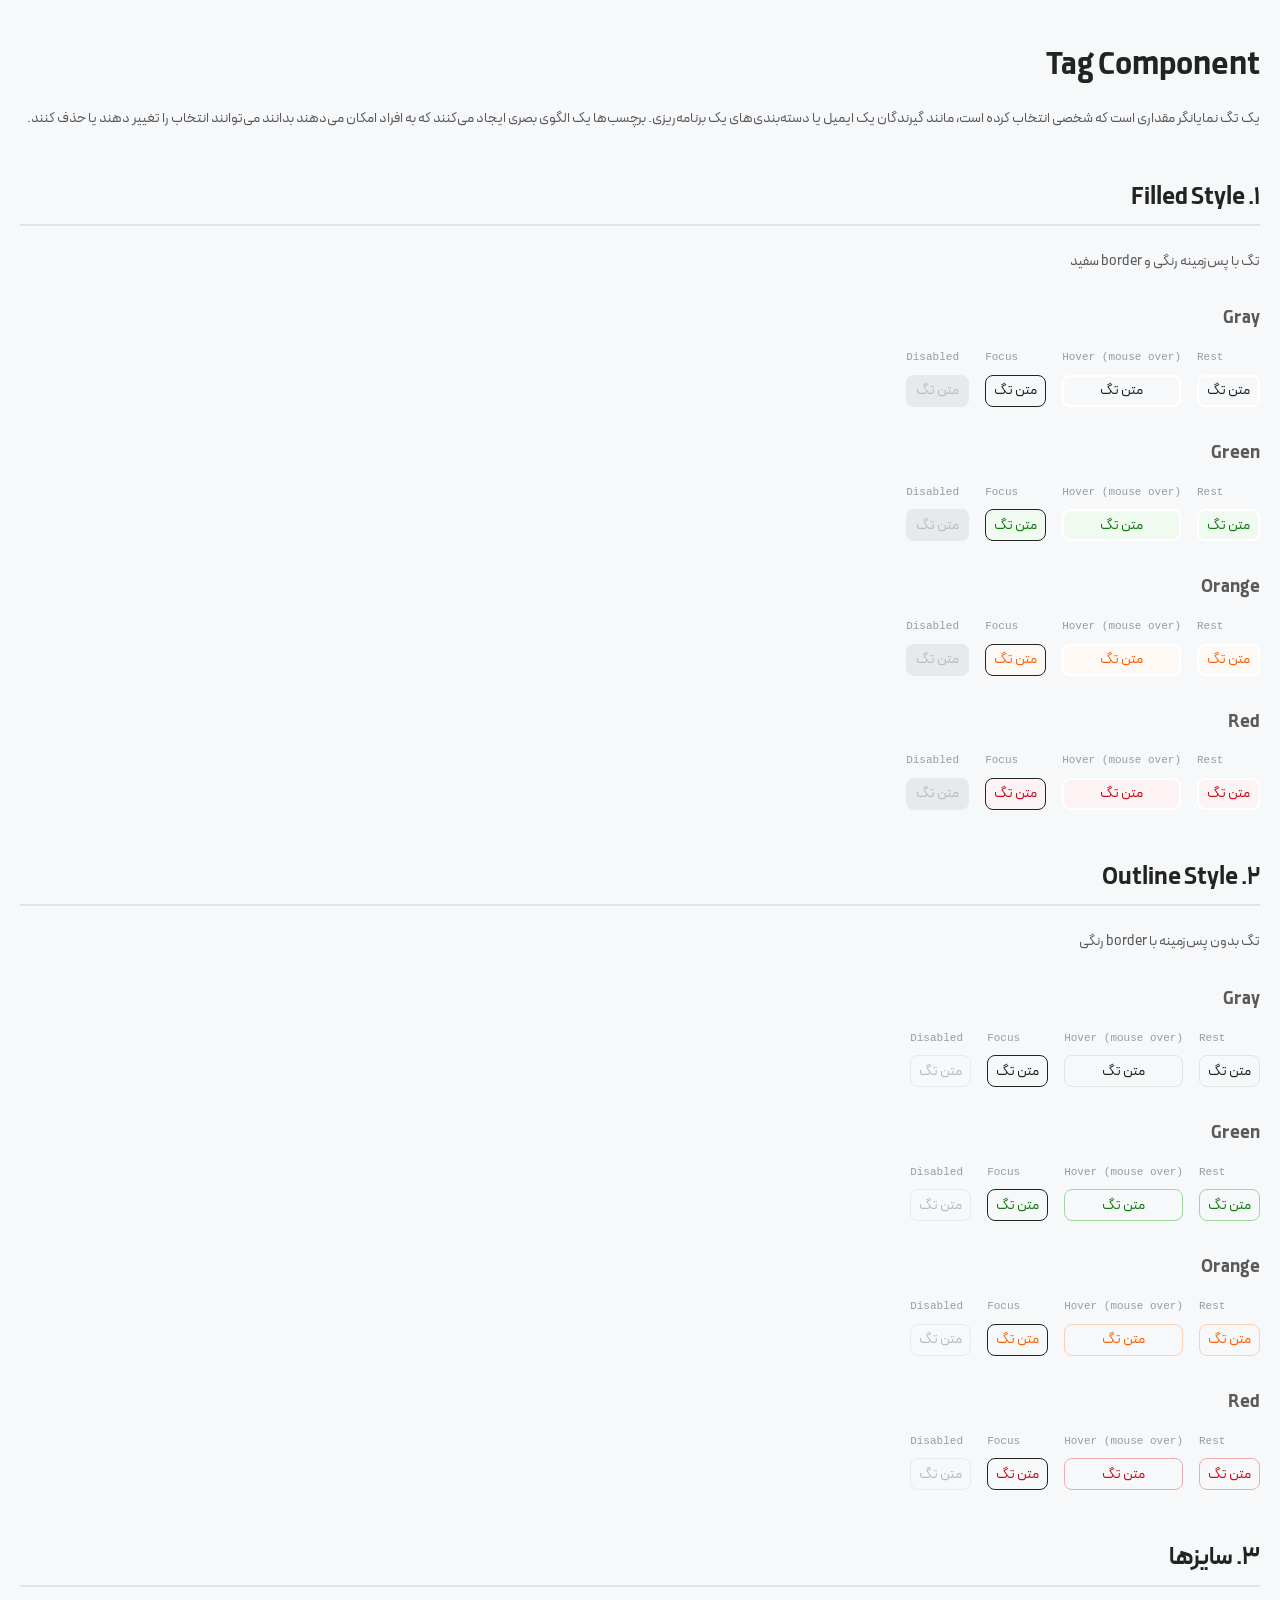
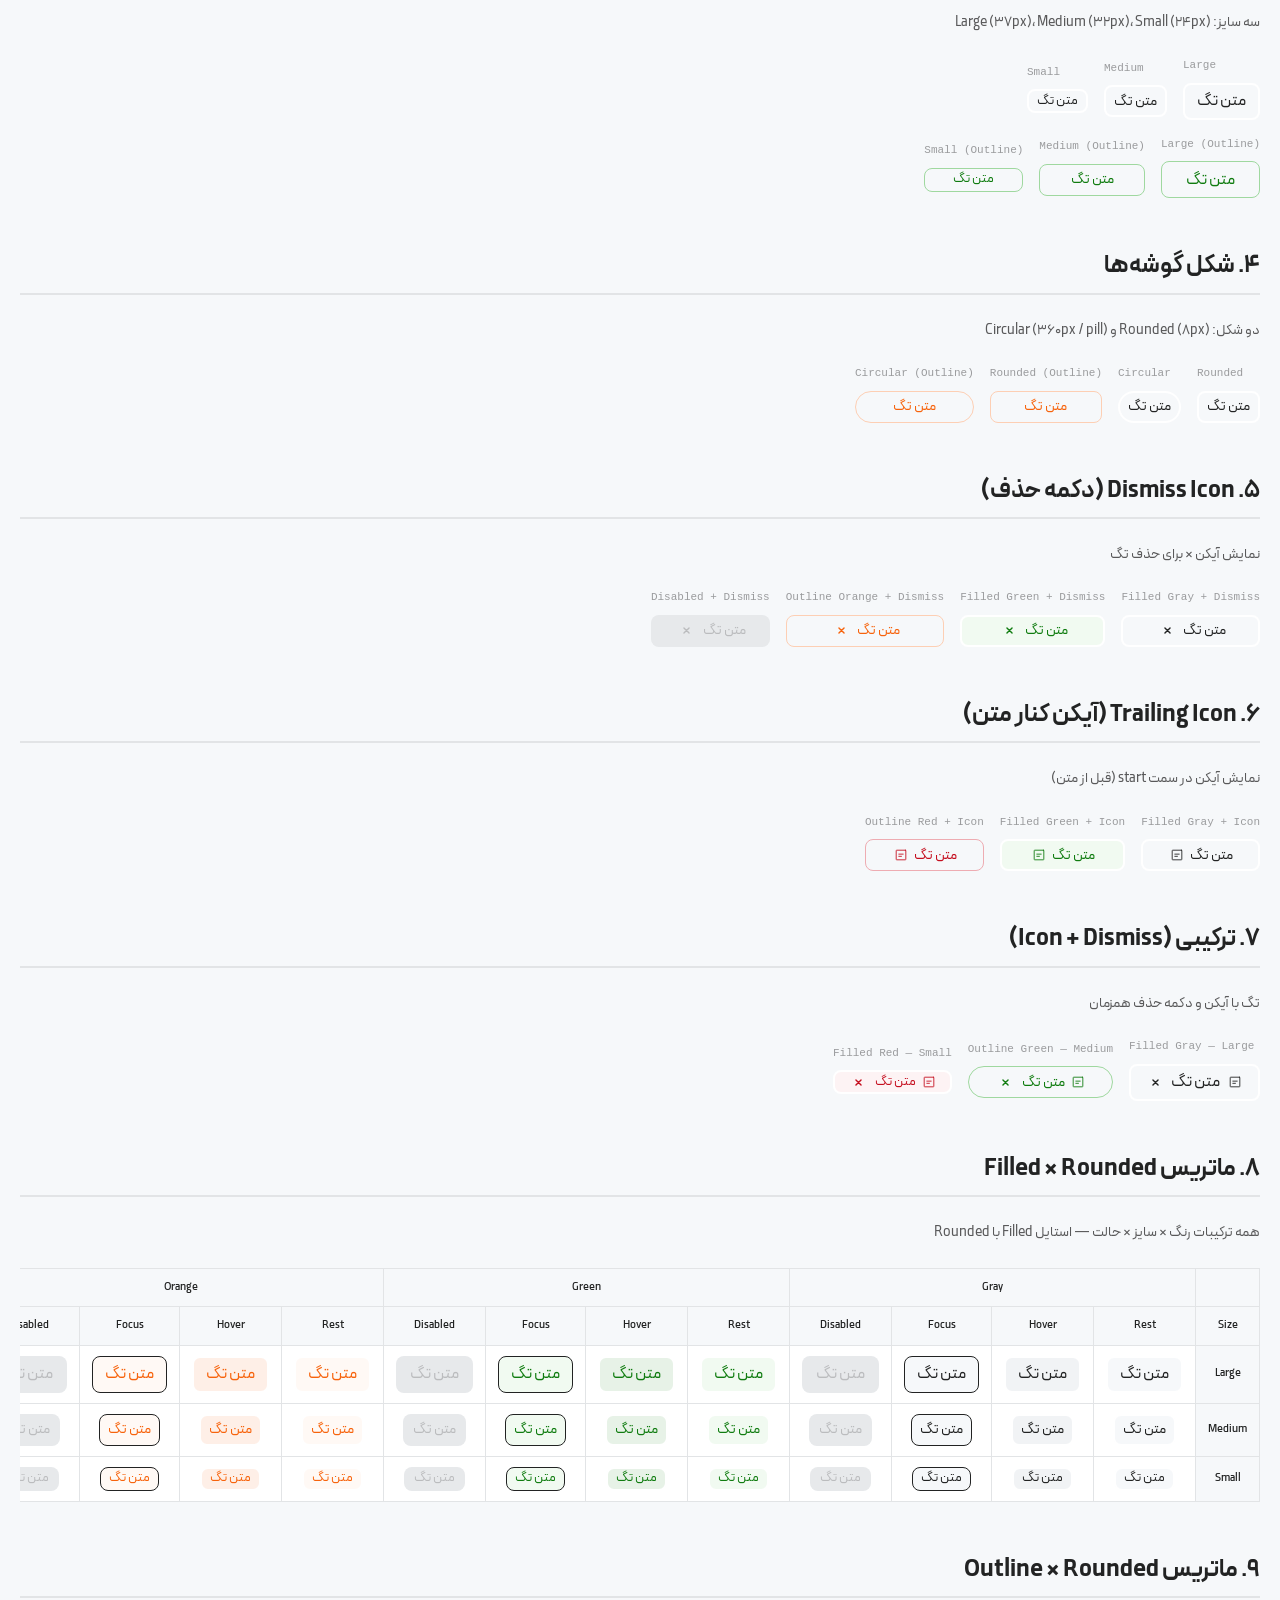
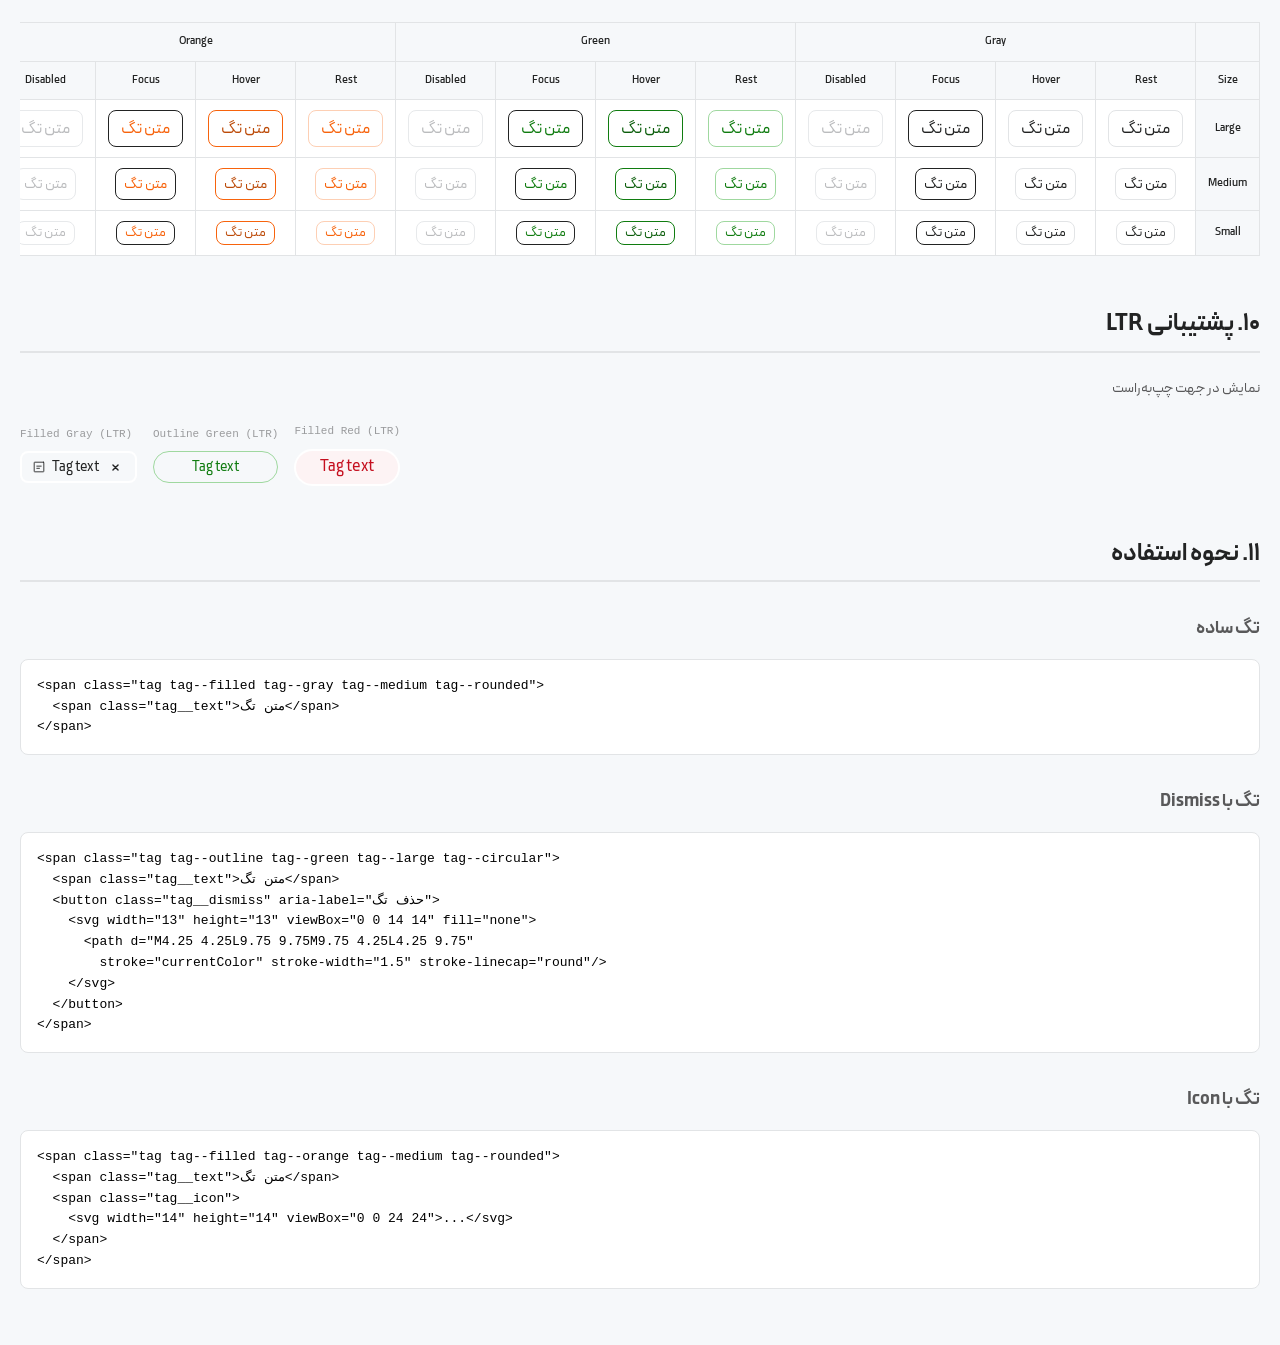
<file: components/tag/index.html>
<!DOCTYPE html>
<html lang="fa" dir="rtl">
<head>
  <meta charset="UTF-8">
  <meta name="viewport" content="width=device-width, initial-scale=1.0">
  <title>Tag Component - دمو کامپوننت تگ</title>
  <link rel="stylesheet" href="../colors/colors.css">
  <link rel="stylesheet" href="../typography/typography.css">
  <link rel="stylesheet" href="tag.css">
  <script src="tag.js" defer></script>
  <style>
    * {
      margin: 0;
      padding: 0;
      box-sizing: border-box;
    }

    body {
      font-family: 'Peyda(FaNum)', sans-serif;
      background: #f6f8fa;
      padding: 40px 20px;
      line-height: 1.6;
    }

    .container {
      max-width: 1400px;
      margin: 0 auto;
    }

    h1 {
      font-size: 32px;
      margin-bottom: 16px;
      color: #222323;
    }

    h2 {
      font-size: 24px;
      margin-top: 48px;
      margin-bottom: 24px;
      color: #222323;
      border-bottom: 2px solid #e2e4e6;
      padding-bottom: 8px;
    }

    h3 {
      font-size: 18px;
      margin-top: 32px;
      margin-bottom: 16px;
      color: #59595a;
    }

    .section-desc {
      color: #59595a;
      font-size: 14px;
      margin-bottom: 24px;
    }

    .demo-row {
      display: flex;
      align-items: center;
      gap: 16px;
      margin-bottom: 16px;
      flex-wrap: wrap;
    }

    .demo-item {
      display: flex;
      flex-direction: column;
      gap: 8px;
    }

    .demo-label {
      font-size: 11px;
      color: #9a9b9d;
      font-family: monospace;
      direction: ltr;
      text-align: left;
    }

    .demo-grid {
      display: grid;
      grid-template-columns: repeat(auto-fill, minmax(120px, 1fr));
      gap: 16px;
      margin-bottom: 24px;
    }

    .demo-card {
      background: #ffffff;
      border: 1px solid #e2e4e6;
      border-radius: 8px;
      padding: 16px;
      display: flex;
      flex-direction: column;
      align-items: center;
      gap: 12px;
    }

    .demo-card__title {
      font-size: 10px;
      color: #9a9b9d;
      font-family: monospace;
      direction: ltr;
      text-align: center;
      border-bottom: 1px solid #f0f0f0;
      padding-bottom: 4px;
      width: 100%;
    }

    .comparison-table {
      width: 100%;
      border-collapse: collapse;
      margin-bottom: 24px;
      font-size: 14px;
    }

    .comparison-table th,
    .comparison-table td {
      padding: 12px 16px;
      border: 1px solid #e2e4e6;
      text-align: right;
    }

    .comparison-table th {
      background: #f6f8fa;
      font-weight: 500;
      color: #222323;
    }

    .comparison-table td {
      background: #ffffff;
    }

    .matrix-section {
      overflow-x: auto;
      margin-bottom: 32px;
    }

    .matrix-table {
      border-collapse: collapse;
      font-size: 13px;
    }

    .matrix-table th,
    .matrix-table td {
      padding: 10px 12px;
      border: 1px solid #e2e4e6;
      text-align: center;
      white-space: nowrap;
    }

    .matrix-table th {
      background: #f6f8fa;
      font-weight: 500;
      color: #222323;
      font-size: 11px;
    }

    .matrix-table td {
      background: #ffffff;
    }
  </style>
</head>
<body>

<div class="container">

  <h1>Tag Component</h1>
  <p class="section-desc">
    یک تگ نمایانگر مقداری است که شخصی انتخاب کرده است، مانند گیرندگان یک ایمیل یا دسته‌بندی‌های یک برنامه‌ریزی.
    برچسب‌ها یک الگوی بصری ایجاد می‌کنند که به افراد امکان می‌دهند بدانند می‌توانند انتخاب را تغییر دهند یا حذف کنند.
  </p>

  <!-- ==========================================
       1. Filled Style — 4 رنگ × حالت‌ها
       ========================================== -->

  <h2>۱. Filled Style</h2>
  <p class="section-desc">تگ با پس‌زمینه رنگی و border سفید</p>

  <h3>Gray</h3>
  <div class="demo-row">
    <div class="demo-item">
      <span class="demo-label">Rest</span>
      <span class="tag tag--filled tag--gray tag--medium tag--rounded">
        <span class="tag__text">متن تگ</span>
      </span>
    </div>
    <div class="demo-item">
      <span class="demo-label">Hover (mouse over)</span>
      <span class="tag tag--filled tag--gray tag--medium tag--rounded">
        <span class="tag__text">متن تگ</span>
      </span>
    </div>
    <div class="demo-item">
      <span class="demo-label">Focus</span>
      <span class="tag tag--filled tag--gray tag--medium tag--rounded tag--focused" tabindex="0">
        <span class="tag__text">متن تگ</span>
      </span>
    </div>
    <div class="demo-item">
      <span class="demo-label">Disabled</span>
      <span class="tag tag--filled tag--gray tag--medium tag--rounded tag--disabled">
        <span class="tag__text">متن تگ</span>
      </span>
    </div>
  </div>

  <h3>Green</h3>
  <div class="demo-row">
    <div class="demo-item">
      <span class="demo-label">Rest</span>
      <span class="tag tag--filled tag--green tag--medium tag--rounded">
        <span class="tag__text">متن تگ</span>
      </span>
    </div>
    <div class="demo-item">
      <span class="demo-label">Hover (mouse over)</span>
      <span class="tag tag--filled tag--green tag--medium tag--rounded">
        <span class="tag__text">متن تگ</span>
      </span>
    </div>
    <div class="demo-item">
      <span class="demo-label">Focus</span>
      <span class="tag tag--filled tag--green tag--medium tag--rounded tag--focused" tabindex="0">
        <span class="tag__text">متن تگ</span>
      </span>
    </div>
    <div class="demo-item">
      <span class="demo-label">Disabled</span>
      <span class="tag tag--filled tag--green tag--medium tag--rounded tag--disabled">
        <span class="tag__text">متن تگ</span>
      </span>
    </div>
  </div>

  <h3>Orange</h3>
  <div class="demo-row">
    <div class="demo-item">
      <span class="demo-label">Rest</span>
      <span class="tag tag--filled tag--orange tag--medium tag--rounded">
        <span class="tag__text">متن تگ</span>
      </span>
    </div>
    <div class="demo-item">
      <span class="demo-label">Hover (mouse over)</span>
      <span class="tag tag--filled tag--orange tag--medium tag--rounded">
        <span class="tag__text">متن تگ</span>
      </span>
    </div>
    <div class="demo-item">
      <span class="demo-label">Focus</span>
      <span class="tag tag--filled tag--orange tag--medium tag--rounded tag--focused" tabindex="0">
        <span class="tag__text">متن تگ</span>
      </span>
    </div>
    <div class="demo-item">
      <span class="demo-label">Disabled</span>
      <span class="tag tag--filled tag--orange tag--medium tag--rounded tag--disabled">
        <span class="tag__text">متن تگ</span>
      </span>
    </div>
  </div>

  <h3>Red</h3>
  <div class="demo-row">
    <div class="demo-item">
      <span class="demo-label">Rest</span>
      <span class="tag tag--filled tag--red tag--medium tag--rounded">
        <span class="tag__text">متن تگ</span>
      </span>
    </div>
    <div class="demo-item">
      <span class="demo-label">Hover (mouse over)</span>
      <span class="tag tag--filled tag--red tag--medium tag--rounded">
        <span class="tag__text">متن تگ</span>
      </span>
    </div>
    <div class="demo-item">
      <span class="demo-label">Focus</span>
      <span class="tag tag--filled tag--red tag--medium tag--rounded tag--focused" tabindex="0">
        <span class="tag__text">متن تگ</span>
      </span>
    </div>
    <div class="demo-item">
      <span class="demo-label">Disabled</span>
      <span class="tag tag--filled tag--red tag--medium tag--rounded tag--disabled">
        <span class="tag__text">متن تگ</span>
      </span>
    </div>
  </div>

  <!-- ==========================================
       2. Outline Style — 4 رنگ × حالت‌ها
       ========================================== -->

  <h2>۲. Outline Style</h2>
  <p class="section-desc">تگ بدون پس‌زمینه با border رنگی</p>

  <h3>Gray</h3>
  <div class="demo-row">
    <div class="demo-item">
      <span class="demo-label">Rest</span>
      <span class="tag tag--outline tag--gray tag--medium tag--rounded">
        <span class="tag__text">متن تگ</span>
      </span>
    </div>
    <div class="demo-item">
      <span class="demo-label">Hover (mouse over)</span>
      <span class="tag tag--outline tag--gray tag--medium tag--rounded">
        <span class="tag__text">متن تگ</span>
      </span>
    </div>
    <div class="demo-item">
      <span class="demo-label">Focus</span>
      <span class="tag tag--outline tag--gray tag--medium tag--rounded tag--focused" tabindex="0">
        <span class="tag__text">متن تگ</span>
      </span>
    </div>
    <div class="demo-item">
      <span class="demo-label">Disabled</span>
      <span class="tag tag--outline tag--gray tag--medium tag--rounded tag--disabled">
        <span class="tag__text">متن تگ</span>
      </span>
    </div>
  </div>

  <h3>Green</h3>
  <div class="demo-row">
    <div class="demo-item">
      <span class="demo-label">Rest</span>
      <span class="tag tag--outline tag--green tag--medium tag--rounded">
        <span class="tag__text">متن تگ</span>
      </span>
    </div>
    <div class="demo-item">
      <span class="demo-label">Hover (mouse over)</span>
      <span class="tag tag--outline tag--green tag--medium tag--rounded">
        <span class="tag__text">متن تگ</span>
      </span>
    </div>
    <div class="demo-item">
      <span class="demo-label">Focus</span>
      <span class="tag tag--outline tag--green tag--medium tag--rounded tag--focused" tabindex="0">
        <span class="tag__text">متن تگ</span>
      </span>
    </div>
    <div class="demo-item">
      <span class="demo-label">Disabled</span>
      <span class="tag tag--outline tag--green tag--medium tag--rounded tag--disabled">
        <span class="tag__text">متن تگ</span>
      </span>
    </div>
  </div>

  <h3>Orange</h3>
  <div class="demo-row">
    <div class="demo-item">
      <span class="demo-label">Rest</span>
      <span class="tag tag--outline tag--orange tag--medium tag--rounded">
        <span class="tag__text">متن تگ</span>
      </span>
    </div>
    <div class="demo-item">
      <span class="demo-label">Hover (mouse over)</span>
      <span class="tag tag--outline tag--orange tag--medium tag--rounded">
        <span class="tag__text">متن تگ</span>
      </span>
    </div>
    <div class="demo-item">
      <span class="demo-label">Focus</span>
      <span class="tag tag--outline tag--orange tag--medium tag--rounded tag--focused" tabindex="0">
        <span class="tag__text">متن تگ</span>
      </span>
    </div>
    <div class="demo-item">
      <span class="demo-label">Disabled</span>
      <span class="tag tag--outline tag--orange tag--medium tag--rounded tag--disabled">
        <span class="tag__text">متن تگ</span>
      </span>
    </div>
  </div>

  <h3>Red</h3>
  <div class="demo-row">
    <div class="demo-item">
      <span class="demo-label">Rest</span>
      <span class="tag tag--outline tag--red tag--medium tag--rounded">
        <span class="tag__text">متن تگ</span>
      </span>
    </div>
    <div class="demo-item">
      <span class="demo-label">Hover (mouse over)</span>
      <span class="tag tag--outline tag--red tag--medium tag--rounded">
        <span class="tag__text">متن تگ</span>
      </span>
    </div>
    <div class="demo-item">
      <span class="demo-label">Focus</span>
      <span class="tag tag--outline tag--red tag--medium tag--rounded tag--focused" tabindex="0">
        <span class="tag__text">متن تگ</span>
      </span>
    </div>
    <div class="demo-item">
      <span class="demo-label">Disabled</span>
      <span class="tag tag--outline tag--red tag--medium tag--rounded tag--disabled">
        <span class="tag__text">متن تگ</span>
      </span>
    </div>
  </div>

  <!-- ==========================================
       3. سایزها
       ========================================== -->

  <h2>۳. سایزها</h2>
  <p class="section-desc">سه سایز: Large (37px)، Medium (32px)، Small (24px)</p>

  <div class="demo-row">
    <div class="demo-item">
      <span class="demo-label">Large</span>
      <span class="tag tag--filled tag--gray tag--large tag--rounded">
        <span class="tag__text">متن تگ</span>
      </span>
    </div>
    <div class="demo-item">
      <span class="demo-label">Medium</span>
      <span class="tag tag--filled tag--gray tag--medium tag--rounded">
        <span class="tag__text">متن تگ</span>
      </span>
    </div>
    <div class="demo-item">
      <span class="demo-label">Small</span>
      <span class="tag tag--filled tag--gray tag--small tag--rounded">
        <span class="tag__text">متن تگ</span>
      </span>
    </div>
  </div>

  <div class="demo-row" style="margin-top: 16px;">
    <div class="demo-item">
      <span class="demo-label">Large (Outline)</span>
      <span class="tag tag--outline tag--green tag--large tag--rounded">
        <span class="tag__text">متن تگ</span>
      </span>
    </div>
    <div class="demo-item">
      <span class="demo-label">Medium (Outline)</span>
      <span class="tag tag--outline tag--green tag--medium tag--rounded">
        <span class="tag__text">متن تگ</span>
      </span>
    </div>
    <div class="demo-item">
      <span class="demo-label">Small (Outline)</span>
      <span class="tag tag--outline tag--green tag--small tag--rounded">
        <span class="tag__text">متن تگ</span>
      </span>
    </div>
  </div>

  <!-- ==========================================
       4. شکل گوشه‌ها (Radius)
       ========================================== -->

  <h2>۴. شکل گوشه‌ها</h2>
  <p class="section-desc">دو شکل: Rounded (8px) و Circular (360px / pill)</p>

  <div class="demo-row">
    <div class="demo-item">
      <span class="demo-label">Rounded</span>
      <span class="tag tag--filled tag--gray tag--medium tag--rounded">
        <span class="tag__text">متن تگ</span>
      </span>
    </div>
    <div class="demo-item">
      <span class="demo-label">Circular</span>
      <span class="tag tag--filled tag--gray tag--medium tag--circular">
        <span class="tag__text">متن تگ</span>
      </span>
    </div>
    <div class="demo-item">
      <span class="demo-label">Rounded (Outline)</span>
      <span class="tag tag--outline tag--orange tag--medium tag--rounded">
        <span class="tag__text">متن تگ</span>
      </span>
    </div>
    <div class="demo-item">
      <span class="demo-label">Circular (Outline)</span>
      <span class="tag tag--outline tag--orange tag--medium tag--circular">
        <span class="tag__text">متن تگ</span>
      </span>
    </div>
  </div>

  <!-- ==========================================
       5. Dismiss Icon
       ========================================== -->

  <h2>۵. Dismiss Icon (دکمه حذف)</h2>
  <p class="section-desc">نمایش آیکن × برای حذف تگ</p>

  <div class="demo-row">
    <div class="demo-item">
      <span class="demo-label">Filled Gray + Dismiss</span>
      <span class="tag tag--filled tag--gray tag--medium tag--rounded">
        <span class="tag__text">متن تگ</span>
        <button class="tag__dismiss" aria-label="حذف تگ">
          <svg width="13" height="13" viewBox="0 0 14 14" fill="none"><path d="M4.25 4.25L9.75 9.75M9.75 4.25L4.25 9.75" stroke="currentColor" stroke-width="1.5" stroke-linecap="round"/></svg>
        </button>
      </span>
    </div>
    <div class="demo-item">
      <span class="demo-label">Filled Green + Dismiss</span>
      <span class="tag tag--filled tag--green tag--medium tag--rounded">
        <span class="tag__text">متن تگ</span>
        <button class="tag__dismiss" aria-label="حذف تگ">
          <svg width="13" height="13" viewBox="0 0 14 14" fill="none"><path d="M4.25 4.25L9.75 9.75M9.75 4.25L4.25 9.75" stroke="currentColor" stroke-width="1.5" stroke-linecap="round"/></svg>
        </button>
      </span>
    </div>
    <div class="demo-item">
      <span class="demo-label">Outline Orange + Dismiss</span>
      <span class="tag tag--outline tag--orange tag--medium tag--rounded">
        <span class="tag__text">متن تگ</span>
        <button class="tag__dismiss" aria-label="حذف تگ">
          <svg width="13" height="13" viewBox="0 0 14 14" fill="none"><path d="M4.25 4.25L9.75 9.75M9.75 4.25L4.25 9.75" stroke="currentColor" stroke-width="1.5" stroke-linecap="round"/></svg>
        </button>
      </span>
    </div>
    <div class="demo-item">
      <span class="demo-label">Disabled + Dismiss</span>
      <span class="tag tag--filled tag--gray tag--medium tag--rounded tag--disabled">
        <span class="tag__text">متن تگ</span>
        <button class="tag__dismiss" aria-label="حذف تگ">
          <svg width="13" height="13" viewBox="0 0 14 14" fill="none"><path d="M4.25 4.25L9.75 9.75M9.75 4.25L4.25 9.75" stroke="currentColor" stroke-width="1.5" stroke-linecap="round"/></svg>
        </button>
      </span>
    </div>
  </div>

  <!-- ==========================================
       6. Trailing Icon
       ========================================== -->

  <h2>۶. Trailing Icon (آیکن کنار متن)</h2>
  <p class="section-desc">نمایش آیکن در سمت start (قبل از متن)</p>

  <div class="demo-row">
    <div class="demo-item">
      <span class="demo-label">Filled Gray + Icon</span>
      <span class="tag tag--filled tag--gray tag--medium tag--rounded">
        <span class="tag__text">متن تگ</span>
        <span class="tag__icon">
          <svg width="14" height="14" viewBox="0 0 24 24" fill="none"><path d="M19.5 3.75H4.5C4.08579 3.75 3.75 4.08579 3.75 4.5V19.5C3.75 19.9142 4.08579 20.25 4.5 20.25H19.5C19.9142 20.25 20.25 19.9142 20.25 19.5V4.5C20.25 4.08579 19.9142 3.75 19.5 3.75Z" stroke="currentColor" stroke-width="1.5" stroke-linecap="round" stroke-linejoin="round"/><path d="M8.25 10.5H15.75" stroke="currentColor" stroke-width="1.5" stroke-linecap="round"/><path d="M8.25 14.25H12.75" stroke="currentColor" stroke-width="1.5" stroke-linecap="round"/></svg>
        </span>
      </span>
    </div>
    <div class="demo-item">
      <span class="demo-label">Filled Green + Icon</span>
      <span class="tag tag--filled tag--green tag--medium tag--rounded">
        <span class="tag__text">متن تگ</span>
        <span class="tag__icon">
          <svg width="14" height="14" viewBox="0 0 24 24" fill="none"><path d="M19.5 3.75H4.5C4.08579 3.75 3.75 4.08579 3.75 4.5V19.5C3.75 19.9142 4.08579 20.25 4.5 20.25H19.5C19.9142 20.25 20.25 19.9142 20.25 19.5V4.5C20.25 4.08579 19.9142 3.75 19.5 3.75Z" stroke="currentColor" stroke-width="1.5" stroke-linecap="round" stroke-linejoin="round"/><path d="M8.25 10.5H15.75" stroke="currentColor" stroke-width="1.5" stroke-linecap="round"/><path d="M8.25 14.25H12.75" stroke="currentColor" stroke-width="1.5" stroke-linecap="round"/></svg>
        </span>
      </span>
    </div>
    <div class="demo-item">
      <span class="demo-label">Outline Red + Icon</span>
      <span class="tag tag--outline tag--red tag--medium tag--rounded">
        <span class="tag__text">متن تگ</span>
        <span class="tag__icon">
          <svg width="14" height="14" viewBox="0 0 24 24" fill="none"><path d="M19.5 3.75H4.5C4.08579 3.75 3.75 4.08579 3.75 4.5V19.5C3.75 19.9142 4.08579 20.25 4.5 20.25H19.5C19.9142 20.25 20.25 19.9142 20.25 19.5V4.5C20.25 4.08579 19.9142 3.75 19.5 3.75Z" stroke="currentColor" stroke-width="1.5" stroke-linecap="round" stroke-linejoin="round"/><path d="M8.25 10.5H15.75" stroke="currentColor" stroke-width="1.5" stroke-linecap="round"/><path d="M8.25 14.25H12.75" stroke="currentColor" stroke-width="1.5" stroke-linecap="round"/></svg>
        </span>
      </span>
    </div>
  </div>

  <!-- ==========================================
       7. ترکیبی: Icon + Dismiss
       ========================================== -->

  <h2>۷. ترکیبی (Icon + Dismiss)</h2>
  <p class="section-desc">تگ با آیکن و دکمه حذف همزمان</p>

  <div class="demo-row">
    <div class="demo-item">
      <span class="demo-label">Filled Gray — Large</span>
      <span class="tag tag--filled tag--gray tag--large tag--rounded">
        <span class="tag__icon">
          <svg width="14" height="14" viewBox="0 0 24 24" fill="none"><path d="M19.5 3.75H4.5C4.08579 3.75 3.75 4.08579 3.75 4.5V19.5C3.75 19.9142 4.08579 20.25 4.5 20.25H19.5C19.9142 20.25 20.25 19.9142 20.25 19.5V4.5C20.25 4.08579 19.9142 3.75 19.5 3.75Z" stroke="currentColor" stroke-width="1.5" stroke-linecap="round" stroke-linejoin="round"/><path d="M8.25 10.5H15.75" stroke="currentColor" stroke-width="1.5" stroke-linecap="round"/><path d="M8.25 14.25H12.75" stroke="currentColor" stroke-width="1.5" stroke-linecap="round"/></svg>
        </span>
        <span class="tag__text">متن تگ</span>
        <button class="tag__dismiss" aria-label="حذف تگ">
          <svg width="13" height="13" viewBox="0 0 14 14" fill="none"><path d="M4.25 4.25L9.75 9.75M9.75 4.25L4.25 9.75" stroke="currentColor" stroke-width="1.5" stroke-linecap="round"/></svg>
        </button>
      </span>
    </div>
    <div class="demo-item">
      <span class="demo-label">Outline Green — Medium</span>
      <span class="tag tag--outline tag--green tag--medium tag--circular">
        <span class="tag__icon">
          <svg width="14" height="14" viewBox="0 0 24 24" fill="none"><path d="M19.5 3.75H4.5C4.08579 3.75 3.75 4.08579 3.75 4.5V19.5C3.75 19.9142 4.08579 20.25 4.5 20.25H19.5C19.9142 20.25 20.25 19.9142 20.25 19.5V4.5C20.25 4.08579 19.9142 3.75 19.5 3.75Z" stroke="currentColor" stroke-width="1.5" stroke-linecap="round" stroke-linejoin="round"/><path d="M8.25 10.5H15.75" stroke="currentColor" stroke-width="1.5" stroke-linecap="round"/><path d="M8.25 14.25H12.75" stroke="currentColor" stroke-width="1.5" stroke-linecap="round"/></svg>
        </span>
        <span class="tag__text">متن تگ</span>
        <button class="tag__dismiss" aria-label="حذف تگ">
          <svg width="13" height="13" viewBox="0 0 14 14" fill="none"><path d="M4.25 4.25L9.75 9.75M9.75 4.25L4.25 9.75" stroke="currentColor" stroke-width="1.5" stroke-linecap="round"/></svg>
        </button>
      </span>
    </div>
    <div class="demo-item">
      <span class="demo-label">Filled Red — Small</span>
      <span class="tag tag--filled tag--red tag--small tag--rounded">
        <span class="tag__icon">
          <svg width="14" height="14" viewBox="0 0 24 24" fill="none"><path d="M19.5 3.75H4.5C4.08579 3.75 3.75 4.08579 3.75 4.5V19.5C3.75 19.9142 4.08579 20.25 4.5 20.25H19.5C19.9142 20.25 20.25 19.9142 20.25 19.5V4.5C20.25 4.08579 19.9142 3.75 19.5 3.75Z" stroke="currentColor" stroke-width="1.5" stroke-linecap="round" stroke-linejoin="round"/><path d="M8.25 10.5H15.75" stroke="currentColor" stroke-width="1.5" stroke-linecap="round"/><path d="M8.25 14.25H12.75" stroke="currentColor" stroke-width="1.5" stroke-linecap="round"/></svg>
        </span>
        <span class="tag__text">متن تگ</span>
        <button class="tag__dismiss" aria-label="حذف تگ">
          <svg width="13" height="13" viewBox="0 0 14 14" fill="none"><path d="M4.25 4.25L9.75 9.75M9.75 4.25L4.25 9.75" stroke="currentColor" stroke-width="1.5" stroke-linecap="round"/></svg>
        </button>
      </span>
    </div>
  </div>

  <!-- ==========================================
       8. ماتریس کامل: Filled × Rounded
       ========================================== -->

  <h2>۸. ماتریس Filled × Rounded</h2>
  <p class="section-desc">همه ترکیبات رنگ × سایز × حالت — استایل Filled با Rounded</p>

  <div class="matrix-section">
    <table class="matrix-table">
      <thead>
        <tr>
          <th></th>
          <th colspan="4">Gray</th>
          <th colspan="4">Green</th>
          <th colspan="4">Orange</th>
          <th colspan="4">Red</th>
        </tr>
        <tr>
          <th>Size</th>
          <th>Rest</th><th>Hover</th><th>Focus</th><th>Disabled</th>
          <th>Rest</th><th>Hover</th><th>Focus</th><th>Disabled</th>
          <th>Rest</th><th>Hover</th><th>Focus</th><th>Disabled</th>
          <th>Rest</th><th>Hover</th><th>Focus</th><th>Disabled</th>
        </tr>
      </thead>
      <tbody>
        <tr>
          <th>Large</th>
          <td><span class="tag tag--filled tag--gray tag--large tag--rounded"><span class="tag__text">متن تگ</span></span></td>
          <td><span class="tag tag--filled tag--gray tag--large tag--rounded" style="background-color: var(--tag-neutral-bg-hover);"><span class="tag__text">متن تگ</span></span></td>
          <td><span class="tag tag--filled tag--gray tag--large tag--rounded tag--focused"><span class="tag__text">متن تگ</span></span></td>
          <td><span class="tag tag--filled tag--gray tag--large tag--rounded tag--disabled"><span class="tag__text">متن تگ</span></span></td>
          <td><span class="tag tag--filled tag--green tag--large tag--rounded"><span class="tag__text">متن تگ</span></span></td>
          <td><span class="tag tag--filled tag--green tag--large tag--rounded" style="background-color: var(--tag-success-bg-hover);"><span class="tag__text">متن تگ</span></span></td>
          <td><span class="tag tag--filled tag--green tag--large tag--rounded tag--focused"><span class="tag__text">متن تگ</span></span></td>
          <td><span class="tag tag--filled tag--green tag--large tag--rounded tag--disabled"><span class="tag__text">متن تگ</span></span></td>
          <td><span class="tag tag--filled tag--orange tag--large tag--rounded"><span class="tag__text">متن تگ</span></span></td>
          <td><span class="tag tag--filled tag--orange tag--large tag--rounded" style="background-color: var(--tag-warning-bg-hover);"><span class="tag__text">متن تگ</span></span></td>
          <td><span class="tag tag--filled tag--orange tag--large tag--rounded tag--focused"><span class="tag__text">متن تگ</span></span></td>
          <td><span class="tag tag--filled tag--orange tag--large tag--rounded tag--disabled"><span class="tag__text">متن تگ</span></span></td>
          <td><span class="tag tag--filled tag--red tag--large tag--rounded"><span class="tag__text">متن تگ</span></span></td>
          <td><span class="tag tag--filled tag--red tag--large tag--rounded" style="background-color: var(--tag-danger-bg-hover);"><span class="tag__text">متن تگ</span></span></td>
          <td><span class="tag tag--filled tag--red tag--large tag--rounded tag--focused"><span class="tag__text">متن تگ</span></span></td>
          <td><span class="tag tag--filled tag--red tag--large tag--rounded tag--disabled"><span class="tag__text">متن تگ</span></span></td>
        </tr>
        <tr>
          <th>Medium</th>
          <td><span class="tag tag--filled tag--gray tag--medium tag--rounded"><span class="tag__text">متن تگ</span></span></td>
          <td><span class="tag tag--filled tag--gray tag--medium tag--rounded" style="background-color: var(--tag-neutral-bg-hover);"><span class="tag__text">متن تگ</span></span></td>
          <td><span class="tag tag--filled tag--gray tag--medium tag--rounded tag--focused"><span class="tag__text">متن تگ</span></span></td>
          <td><span class="tag tag--filled tag--gray tag--medium tag--rounded tag--disabled"><span class="tag__text">متن تگ</span></span></td>
          <td><span class="tag tag--filled tag--green tag--medium tag--rounded"><span class="tag__text">متن تگ</span></span></td>
          <td><span class="tag tag--filled tag--green tag--medium tag--rounded" style="background-color: var(--tag-success-bg-hover);"><span class="tag__text">متن تگ</span></span></td>
          <td><span class="tag tag--filled tag--green tag--medium tag--rounded tag--focused"><span class="tag__text">متن تگ</span></span></td>
          <td><span class="tag tag--filled tag--green tag--medium tag--rounded tag--disabled"><span class="tag__text">متن تگ</span></span></td>
          <td><span class="tag tag--filled tag--orange tag--medium tag--rounded"><span class="tag__text">متن تگ</span></span></td>
          <td><span class="tag tag--filled tag--orange tag--medium tag--rounded" style="background-color: var(--tag-warning-bg-hover);"><span class="tag__text">متن تگ</span></span></td>
          <td><span class="tag tag--filled tag--orange tag--medium tag--rounded tag--focused"><span class="tag__text">متن تگ</span></span></td>
          <td><span class="tag tag--filled tag--orange tag--medium tag--rounded tag--disabled"><span class="tag__text">متن تگ</span></span></td>
          <td><span class="tag tag--filled tag--red tag--medium tag--rounded"><span class="tag__text">متن تگ</span></span></td>
          <td><span class="tag tag--filled tag--red tag--medium tag--rounded" style="background-color: var(--tag-danger-bg-hover);"><span class="tag__text">متن تگ</span></span></td>
          <td><span class="tag tag--filled tag--red tag--medium tag--rounded tag--focused"><span class="tag__text">متن تگ</span></span></td>
          <td><span class="tag tag--filled tag--red tag--medium tag--rounded tag--disabled"><span class="tag__text">متن تگ</span></span></td>
        </tr>
        <tr>
          <th>Small</th>
          <td><span class="tag tag--filled tag--gray tag--small tag--rounded"><span class="tag__text">متن تگ</span></span></td>
          <td><span class="tag tag--filled tag--gray tag--small tag--rounded" style="background-color: var(--tag-neutral-bg-hover);"><span class="tag__text">متن تگ</span></span></td>
          <td><span class="tag tag--filled tag--gray tag--small tag--rounded tag--focused"><span class="tag__text">متن تگ</span></span></td>
          <td><span class="tag tag--filled tag--gray tag--small tag--rounded tag--disabled"><span class="tag__text">متن تگ</span></span></td>
          <td><span class="tag tag--filled tag--green tag--small tag--rounded"><span class="tag__text">متن تگ</span></span></td>
          <td><span class="tag tag--filled tag--green tag--small tag--rounded" style="background-color: var(--tag-success-bg-hover);"><span class="tag__text">متن تگ</span></span></td>
          <td><span class="tag tag--filled tag--green tag--small tag--rounded tag--focused"><span class="tag__text">متن تگ</span></span></td>
          <td><span class="tag tag--filled tag--green tag--small tag--rounded tag--disabled"><span class="tag__text">متن تگ</span></span></td>
          <td><span class="tag tag--filled tag--orange tag--small tag--rounded"><span class="tag__text">متن تگ</span></span></td>
          <td><span class="tag tag--filled tag--orange tag--small tag--rounded" style="background-color: var(--tag-warning-bg-hover);"><span class="tag__text">متن تگ</span></span></td>
          <td><span class="tag tag--filled tag--orange tag--small tag--rounded tag--focused"><span class="tag__text">متن تگ</span></span></td>
          <td><span class="tag tag--filled tag--orange tag--small tag--rounded tag--disabled"><span class="tag__text">متن تگ</span></span></td>
          <td><span class="tag tag--filled tag--red tag--small tag--rounded"><span class="tag__text">متن تگ</span></span></td>
          <td><span class="tag tag--filled tag--red tag--small tag--rounded" style="background-color: var(--tag-danger-bg-hover);"><span class="tag__text">متن تگ</span></span></td>
          <td><span class="tag tag--filled tag--red tag--small tag--rounded tag--focused"><span class="tag__text">متن تگ</span></span></td>
          <td><span class="tag tag--filled tag--red tag--small tag--rounded tag--disabled"><span class="tag__text">متن تگ</span></span></td>
        </tr>
      </tbody>
    </table>
  </div>

  <!-- ==========================================
       9. ماتریس کامل: Outline × Rounded
       ========================================== -->

  <h2>۹. ماتریس Outline × Rounded</h2>

  <div class="matrix-section">
    <table class="matrix-table">
      <thead>
        <tr>
          <th></th>
          <th colspan="4">Gray</th>
          <th colspan="4">Green</th>
          <th colspan="4">Orange</th>
          <th colspan="4">Red</th>
        </tr>
        <tr>
          <th>Size</th>
          <th>Rest</th><th>Hover</th><th>Focus</th><th>Disabled</th>
          <th>Rest</th><th>Hover</th><th>Focus</th><th>Disabled</th>
          <th>Rest</th><th>Hover</th><th>Focus</th><th>Disabled</th>
          <th>Rest</th><th>Hover</th><th>Focus</th><th>Disabled</th>
        </tr>
      </thead>
      <tbody>
        <tr>
          <th>Large</th>
          <td><span class="tag tag--outline tag--gray tag--large tag--rounded"><span class="tag__text">متن تگ</span></span></td>
          <td><span class="tag tag--outline tag--gray tag--large tag--rounded" style="border-color: var(--tag-neutral-stroke-rest);"><span class="tag__text">متن تگ</span></span></td>
          <td><span class="tag tag--outline tag--gray tag--large tag--rounded tag--focused"><span class="tag__text">متن تگ</span></span></td>
          <td><span class="tag tag--outline tag--gray tag--large tag--rounded tag--disabled"><span class="tag__text">متن تگ</span></span></td>
          <td><span class="tag tag--outline tag--green tag--large tag--rounded"><span class="tag__text">متن تگ</span></span></td>
          <td><span class="tag tag--outline tag--green tag--large tag--rounded" style="border-color: var(--tag-success-stroke-secondary); color: var(--tag-success-fg-hover);"><span class="tag__text">متن تگ</span></span></td>
          <td><span class="tag tag--outline tag--green tag--large tag--rounded tag--focused"><span class="tag__text">متن تگ</span></span></td>
          <td><span class="tag tag--outline tag--green tag--large tag--rounded tag--disabled"><span class="tag__text">متن تگ</span></span></td>
          <td><span class="tag tag--outline tag--orange tag--large tag--rounded"><span class="tag__text">متن تگ</span></span></td>
          <td><span class="tag tag--outline tag--orange tag--large tag--rounded" style="border-color: var(--tag-warning-stroke-secondary); color: var(--tag-warning-fg-hover);"><span class="tag__text">متن تگ</span></span></td>
          <td><span class="tag tag--outline tag--orange tag--large tag--rounded tag--focused"><span class="tag__text">متن تگ</span></span></td>
          <td><span class="tag tag--outline tag--orange tag--large tag--rounded tag--disabled"><span class="tag__text">متن تگ</span></span></td>
          <td><span class="tag tag--outline tag--red tag--large tag--rounded"><span class="tag__text">متن تگ</span></span></td>
          <td><span class="tag tag--outline tag--red tag--large tag--rounded" style="border-color: var(--tag-danger-stroke-secondary); color: var(--tag-danger-fg-hover);"><span class="tag__text">متن تگ</span></span></td>
          <td><span class="tag tag--outline tag--red tag--large tag--rounded tag--focused"><span class="tag__text">متن تگ</span></span></td>
          <td><span class="tag tag--outline tag--red tag--large tag--rounded tag--disabled"><span class="tag__text">متن تگ</span></span></td>
        </tr>
        <tr>
          <th>Medium</th>
          <td><span class="tag tag--outline tag--gray tag--medium tag--rounded"><span class="tag__text">متن تگ</span></span></td>
          <td><span class="tag tag--outline tag--gray tag--medium tag--rounded" style="border-color: var(--tag-neutral-stroke-rest);"><span class="tag__text">متن تگ</span></span></td>
          <td><span class="tag tag--outline tag--gray tag--medium tag--rounded tag--focused"><span class="tag__text">متن تگ</span></span></td>
          <td><span class="tag tag--outline tag--gray tag--medium tag--rounded tag--disabled"><span class="tag__text">متن تگ</span></span></td>
          <td><span class="tag tag--outline tag--green tag--medium tag--rounded"><span class="tag__text">متن تگ</span></span></td>
          <td><span class="tag tag--outline tag--green tag--medium tag--rounded" style="border-color: var(--tag-success-stroke-secondary); color: var(--tag-success-fg-hover);"><span class="tag__text">متن تگ</span></span></td>
          <td><span class="tag tag--outline tag--green tag--medium tag--rounded tag--focused"><span class="tag__text">متن تگ</span></span></td>
          <td><span class="tag tag--outline tag--green tag--medium tag--rounded tag--disabled"><span class="tag__text">متن تگ</span></span></td>
          <td><span class="tag tag--outline tag--orange tag--medium tag--rounded"><span class="tag__text">متن تگ</span></span></td>
          <td><span class="tag tag--outline tag--orange tag--medium tag--rounded" style="border-color: var(--tag-warning-stroke-secondary); color: var(--tag-warning-fg-hover);"><span class="tag__text">متن تگ</span></span></td>
          <td><span class="tag tag--outline tag--orange tag--medium tag--rounded tag--focused"><span class="tag__text">متن تگ</span></span></td>
          <td><span class="tag tag--outline tag--orange tag--medium tag--rounded tag--disabled"><span class="tag__text">متن تگ</span></span></td>
          <td><span class="tag tag--outline tag--red tag--medium tag--rounded"><span class="tag__text">متن تگ</span></span></td>
          <td><span class="tag tag--outline tag--red tag--medium tag--rounded" style="border-color: var(--tag-danger-stroke-secondary); color: var(--tag-danger-fg-hover);"><span class="tag__text">متن تگ</span></span></td>
          <td><span class="tag tag--outline tag--red tag--medium tag--rounded tag--focused"><span class="tag__text">متن تگ</span></span></td>
          <td><span class="tag tag--outline tag--red tag--medium tag--rounded tag--disabled"><span class="tag__text">متن تگ</span></span></td>
        </tr>
        <tr>
          <th>Small</th>
          <td><span class="tag tag--outline tag--gray tag--small tag--rounded"><span class="tag__text">متن تگ</span></span></td>
          <td><span class="tag tag--outline tag--gray tag--small tag--rounded" style="border-color: var(--tag-neutral-stroke-rest);"><span class="tag__text">متن تگ</span></span></td>
          <td><span class="tag tag--outline tag--gray tag--small tag--rounded tag--focused"><span class="tag__text">متن تگ</span></span></td>
          <td><span class="tag tag--outline tag--gray tag--small tag--rounded tag--disabled"><span class="tag__text">متن تگ</span></span></td>
          <td><span class="tag tag--outline tag--green tag--small tag--rounded"><span class="tag__text">متن تگ</span></span></td>
          <td><span class="tag tag--outline tag--green tag--small tag--rounded" style="border-color: var(--tag-success-stroke-secondary); color: var(--tag-success-fg-hover);"><span class="tag__text">متن تگ</span></span></td>
          <td><span class="tag tag--outline tag--green tag--small tag--rounded tag--focused"><span class="tag__text">متن تگ</span></span></td>
          <td><span class="tag tag--outline tag--green tag--small tag--rounded tag--disabled"><span class="tag__text">متن تگ</span></span></td>
          <td><span class="tag tag--outline tag--orange tag--small tag--rounded"><span class="tag__text">متن تگ</span></span></td>
          <td><span class="tag tag--outline tag--orange tag--small tag--rounded" style="border-color: var(--tag-warning-stroke-secondary); color: var(--tag-warning-fg-hover);"><span class="tag__text">متن تگ</span></span></td>
          <td><span class="tag tag--outline tag--orange tag--small tag--rounded tag--focused"><span class="tag__text">متن تگ</span></span></td>
          <td><span class="tag tag--outline tag--orange tag--small tag--rounded tag--disabled"><span class="tag__text">متن تگ</span></span></td>
          <td><span class="tag tag--outline tag--red tag--small tag--rounded"><span class="tag__text">متن تگ</span></span></td>
          <td><span class="tag tag--outline tag--red tag--small tag--rounded" style="border-color: var(--tag-danger-stroke-secondary); color: var(--tag-danger-fg-hover);"><span class="tag__text">متن تگ</span></span></td>
          <td><span class="tag tag--outline tag--red tag--small tag--rounded tag--focused"><span class="tag__text">متن تگ</span></span></td>
          <td><span class="tag tag--outline tag--red tag--small tag--rounded tag--disabled"><span class="tag__text">متن تگ</span></span></td>
        </tr>
      </tbody>
    </table>
  </div>

  <!-- ==========================================
       10. پشتیبانی LTR
       ========================================== -->

  <h2>۱۰. پشتیبانی LTR</h2>
  <p class="section-desc">نمایش در جهت چپ‌به‌راست</p>

  <div dir="ltr" style="margin-bottom: 24px;">
    <div class="demo-row">
      <div class="demo-item">
        <span class="demo-label">Filled Gray (LTR)</span>
        <span class="tag tag--filled tag--gray tag--medium tag--rounded">
          <span class="tag__icon">
            <svg width="14" height="14" viewBox="0 0 24 24" fill="none"><path d="M19.5 3.75H4.5C4.08579 3.75 3.75 4.08579 3.75 4.5V19.5C3.75 19.9142 4.08579 20.25 4.5 20.25H19.5C19.9142 20.25 20.25 19.9142 20.25 19.5V4.5C20.25 4.08579 19.9142 3.75 19.5 3.75Z" stroke="currentColor" stroke-width="1.5" stroke-linecap="round" stroke-linejoin="round"/><path d="M8.25 10.5H15.75" stroke="currentColor" stroke-width="1.5" stroke-linecap="round"/><path d="M8.25 14.25H12.75" stroke="currentColor" stroke-width="1.5" stroke-linecap="round"/></svg>
          </span>
          <span class="tag__text">Tag text</span>
          <button class="tag__dismiss" aria-label="Remove tag">
            <svg width="13" height="13" viewBox="0 0 14 14" fill="none"><path d="M4.25 4.25L9.75 9.75M9.75 4.25L4.25 9.75" stroke="currentColor" stroke-width="1.5" stroke-linecap="round"/></svg>
          </button>
        </span>
      </div>
      <div class="demo-item">
        <span class="demo-label">Outline Green (LTR)</span>
        <span class="tag tag--outline tag--green tag--medium tag--circular">
          <span class="tag__text">Tag text</span>
        </span>
      </div>
      <div class="demo-item">
        <span class="demo-label">Filled Red (LTR)</span>
        <span class="tag tag--filled tag--red tag--large tag--circular">
          <span class="tag__text">Tag text</span>
        </span>
      </div>
    </div>
  </div>

  <!-- ==========================================
       11. نحوه استفاده
       ========================================== -->

  <h2>۱۱. نحوه استفاده</h2>

  <h3>تگ ساده</h3>
  <pre dir="ltr" style="background:#fff;border:1px solid #e2e4e6;border-radius:8px;padding:16px;overflow-x:auto;font-size:13px;line-height:1.6;margin-bottom:16px;"><code>&lt;span class="tag tag--filled tag--gray tag--medium tag--rounded"&gt;
  &lt;span class="tag__text"&gt;متن تگ&lt;/span&gt;
&lt;/span&gt;</code></pre>

  <h3>تگ با Dismiss</h3>
  <pre dir="ltr" style="background:#fff;border:1px solid #e2e4e6;border-radius:8px;padding:16px;overflow-x:auto;font-size:13px;line-height:1.6;margin-bottom:16px;"><code>&lt;span class="tag tag--outline tag--green tag--large tag--circular"&gt;
  &lt;span class="tag__text"&gt;متن تگ&lt;/span&gt;
  &lt;button class="tag__dismiss" aria-label="حذف تگ"&gt;
    &lt;svg width="13" height="13" viewBox="0 0 14 14" fill="none"&gt;
      &lt;path d="M4.25 4.25L9.75 9.75M9.75 4.25L4.25 9.75"
        stroke="currentColor" stroke-width="1.5" stroke-linecap="round"/&gt;
    &lt;/svg&gt;
  &lt;/button&gt;
&lt;/span&gt;</code></pre>

  <h3>تگ با Icon</h3>
  <pre dir="ltr" style="background:#fff;border:1px solid #e2e4e6;border-radius:8px;padding:16px;overflow-x:auto;font-size:13px;line-height:1.6;margin-bottom:16px;"><code>&lt;span class="tag tag--filled tag--orange tag--medium tag--rounded"&gt;
  &lt;span class="tag__text"&gt;متن تگ&lt;/span&gt;
  &lt;span class="tag__icon"&gt;
    &lt;svg width="14" height="14" viewBox="0 0 24 24"&gt;...&lt;/svg&gt;
  &lt;/span&gt;
&lt;/span&gt;</code></pre>

</div>

</body>
</html>
</file>
<file: components/typography/typography.css>
/**
 * Typography Component Styles
 * کامپوننت تایپوگرافی - استایل‌ها
 *
 * این فایل شامل تمام استایل‌های تایپوگرافی سیستم طراحی است
 * مطابق با Design Tokens استخراج شده از Figma
 *
 * ساختار HTML:
 * <h1 class="typo typo--display">عنوان نمایشی</h1>
 * <p class="typo typo--body-medium-150">متن بدنه</p>
 */

/* ==========================================
   @font-face — Peyda(FaNum)
   ========================================== */

@font-face {
  font-family: 'Peyda(FaNum)';
  src: url('woff2/PeydaFaNumWeb-Thin.woff2') format('woff2');
  font-weight: 100;
  font-style: normal;
  font-display: swap;
}

@font-face {
  font-family: 'Peyda(FaNum)';
  src: url('woff2/PeydaFaNumWeb-ExtraLight.woff2') format('woff2');
  font-weight: 200;
  font-style: normal;
  font-display: swap;
}

@font-face {
  font-family: 'Peyda(FaNum)';
  src: url('woff2/PeydaFaNumWeb-Light.woff2') format('woff2');
  font-weight: 300;
  font-style: normal;
  font-display: swap;
}

@font-face {
  font-family: 'Peyda(FaNum)';
  src: url('woff2/PeydaFaNumWeb-Regular.woff2') format('woff2');
  font-weight: 400;
  font-style: normal;
  font-display: swap;
}

@font-face {
  font-family: 'Peyda(FaNum)';
  src: url('woff2/PeydaFaNumWeb-Medium.woff2') format('woff2');
  font-weight: 500;
  font-style: normal;
  font-display: swap;
}

@font-face {
  font-family: 'Peyda(FaNum)';
  src: url('woff2/PeydaFaNumWeb-SemiBold.woff2') format('woff2');
  font-weight: 600;
  font-style: normal;
  font-display: swap;
}

@font-face {
  font-family: 'Peyda(FaNum)';
  src: url('woff2/PeydaFaNumWeb-Bold.woff2') format('woff2');
  font-weight: 700;
  font-style: normal;
  font-display: swap;
}

@font-face {
  font-family: 'Peyda(FaNum)';
  src: url('woff2/PeydaFaNumWeb-ExtraBold.woff2') format('woff2');
  font-weight: 800;
  font-style: normal;
  font-display: swap;
}

@font-face {
  font-family: 'Peyda(FaNum)';
  src: url('woff2/PeydaFaNumWeb-Black.woff2') format('woff2');
  font-weight: 900;
  font-style: normal;
  font-display: swap;
}

@font-face {
  font-family: 'Peyda(FaNum)';
  src: url('woff2/PeydaFaNumWeb-ExtraBlack.woff2') format('woff2');
  font-weight: 950;
  font-style: normal;
  font-display: swap;
}

/* ==========================================
   CSS Custom Properties از Design Tokens
   ========================================== */

:root {
  /* Font Family */
  --typo-font-family: 'Peyda(FaNum)', sans-serif;

  /* Display */
  --typo-display-size: 58px;
  --typo-display-weight: 700;
  --typo-display-line-height: 75px;

  /* Large Title */
  --typo-large-title-size: 40px;
  --typo-large-title-weight: 600;
  --typo-large-title-line-height: 52px;

  /* Heading 1 */
  --typo-heading-1-size: 32px;
  --typo-heading-1-weight: 700;
  --typo-heading-1-line-height: 1.3;

  /* Heading 2 */
  --typo-heading-2-size: 28px;
  --typo-heading-2-weight: 600;
  --typo-heading-2-line-height: 1.3;

  /* Heading 3 */
  --typo-heading-3-size: 24px;
  --typo-heading-3-weight: 600;
  --typo-heading-3-line-height: 1.3;

  /* Heading 4 */
  --typo-heading-4-size: 20px;
  --typo-heading-4-weight: 600;
  --typo-heading-4-line-height: 1.3;

  /* Heading 5 */
  --typo-heading-5-size: 18px;
  --typo-heading-5-weight: 500;
  --typo-heading-5-line-height: 1.3;

  /* Heading 6 */
  --typo-heading-6-size: 16px;
  --typo-heading-6-weight: 500;
  --typo-heading-6-line-height: 1.3;

  /* Body Large */
  --typo-body-large-200-size: 16px;
  --typo-body-large-200-weight: 400;
  --typo-body-large-200-line-height: 2;

  --typo-body-large-150-size: 16px;
  --typo-body-large-150-weight: 400;
  --typo-body-large-150-line-height: 1.5;

  --typo-body-large-emp-size: 16px;
  --typo-body-large-emp-weight: 500;
  --typo-body-large-emp-line-height: 1.5;

  /* Body Medium */
  --typo-body-medium-200-size: 14px;
  --typo-body-medium-200-weight: 400;
  --typo-body-medium-200-line-height: 2;

  --typo-body-medium-150-size: 14px;
  --typo-body-medium-150-weight: 400;
  --typo-body-medium-150-line-height: 1.5;

  --typo-body-medium-emp-size: 14px;
  --typo-body-medium-emp-weight: 500;
  --typo-body-medium-emp-line-height: 1.5;

  /* Body Small */
  --typo-body-small-200-size: 12px;
  --typo-body-small-200-weight: 400;
  --typo-body-small-200-line-height: 2;

  --typo-body-small-150-size: 12px;
  --typo-body-small-150-weight: 400;
  --typo-body-small-150-line-height: 1.5;

  --typo-body-small-emp-size: 12px;
  --typo-body-small-emp-weight: 500;
  --typo-body-small-emp-line-height: 1.5;

  /* Caption */
  --typo-caption-size: 13px;
  --typo-caption-weight: 400;
  --typo-caption-line-height: 1.3;

  --typo-caption-emp-size: 13px;
  --typo-caption-emp-weight: 500;
  --typo-caption-emp-line-height: 1.3;

  /* Button */
  --typo-button-large-size: 14px;
  --typo-button-large-weight: 500;
  --typo-button-large-line-height: 1.4;

  --typo-button-medium-size: 14px;
  --typo-button-medium-weight: 500;
  --typo-button-medium-line-height: 1.4;

  --typo-button-small-size: 12px;
  --typo-button-small-weight: 500;
  --typo-button-small-line-height: 1.4;
}

/* ==========================================
   Base Class (کلاس پایه)
   ========================================== */

.typo {
  font-family: var(--typo-font-family);
  letter-spacing: 0;
  font-style: normal;
  text-align: right;
}

/* ==========================================
   Display (نمایشی)
   ========================================== */

.typo--display {
  font-size: var(--typo-display-size);
  font-weight: var(--typo-display-weight);
  line-height: var(--typo-display-line-height);
}

/* ==========================================
   Large Title (عنوان بزرگ)
   ========================================== */

.typo--large-title {
  font-size: var(--typo-large-title-size);
  font-weight: var(--typo-large-title-weight);
  line-height: var(--typo-large-title-line-height);
}

/* ==========================================
   Headings (سرتیترها)
   ========================================== */

.typo--heading-1 {
  font-size: var(--typo-heading-1-size);
  font-weight: var(--typo-heading-1-weight);
  line-height: var(--typo-heading-1-line-height);
}

.typo--heading-2 {
  font-size: var(--typo-heading-2-size);
  font-weight: var(--typo-heading-2-weight);
  line-height: var(--typo-heading-2-line-height);
}

.typo--heading-3 {
  font-size: var(--typo-heading-3-size);
  font-weight: var(--typo-heading-3-weight);
  line-height: var(--typo-heading-3-line-height);
}

.typo--heading-4 {
  font-size: var(--typo-heading-4-size);
  font-weight: var(--typo-heading-4-weight);
  line-height: var(--typo-heading-4-line-height);
}

.typo--heading-5 {
  font-size: var(--typo-heading-5-size);
  font-weight: var(--typo-heading-5-weight);
  line-height: var(--typo-heading-5-line-height);
}

.typo--heading-6 {
  font-size: var(--typo-heading-6-size);
  font-weight: var(--typo-heading-6-weight);
  line-height: var(--typo-heading-6-line-height);
}

/* ==========================================
   Body Large (متن بدنه بزرگ — 16px)
   ========================================== */

.typo--body-large-200 {
  font-size: var(--typo-body-large-200-size);
  font-weight: var(--typo-body-large-200-weight);
  line-height: var(--typo-body-large-200-line-height);
}

.typo--body-large-150 {
  font-size: var(--typo-body-large-150-size);
  font-weight: var(--typo-body-large-150-weight);
  line-height: var(--typo-body-large-150-line-height);
}

.typo--body-large-emp {
  font-size: var(--typo-body-large-emp-size);
  font-weight: var(--typo-body-large-emp-weight);
  line-height: var(--typo-body-large-emp-line-height);
}

/* ==========================================
   Body Medium (متن بدنه متوسط — 14px)
   ========================================== */

.typo--body-medium-200 {
  font-size: var(--typo-body-medium-200-size);
  font-weight: var(--typo-body-medium-200-weight);
  line-height: var(--typo-body-medium-200-line-height);
}

.typo--body-medium-150 {
  font-size: var(--typo-body-medium-150-size);
  font-weight: var(--typo-body-medium-150-weight);
  line-height: var(--typo-body-medium-150-line-height);
}

.typo--body-medium-emp {
  font-size: var(--typo-body-medium-emp-size);
  font-weight: var(--typo-body-medium-emp-weight);
  line-height: var(--typo-body-medium-emp-line-height);
}

/* ==========================================
   Body Small (متن بدنه کوچک — 12px)
   ========================================== */

.typo--body-small-200 {
  font-size: var(--typo-body-small-200-size);
  font-weight: var(--typo-body-small-200-weight);
  line-height: var(--typo-body-small-200-line-height);
}

.typo--body-small-150 {
  font-size: var(--typo-body-small-150-size);
  font-weight: var(--typo-body-small-150-weight);
  line-height: var(--typo-body-small-150-line-height);
}

.typo--body-small-emp {
  font-size: var(--typo-body-small-emp-size);
  font-weight: var(--typo-body-small-emp-weight);
  line-height: var(--typo-body-small-emp-line-height);
}

/* ==========================================
   Caption (زیرنویس — 13px)
   ========================================== */

.typo--caption {
  font-size: var(--typo-caption-size);
  font-weight: var(--typo-caption-weight);
  line-height: var(--typo-caption-line-height);
}

.typo--caption-emp {
  font-size: var(--typo-caption-emp-size);
  font-weight: var(--typo-caption-emp-weight);
  line-height: var(--typo-caption-emp-line-height);
}

/* ==========================================
   Button (دکمه)
   ========================================== */

.typo--button-large {
  font-size: var(--typo-button-large-size);
  font-weight: var(--typo-button-large-weight);
  line-height: var(--typo-button-large-line-height);
}

.typo--button-medium {
  font-size: var(--typo-button-medium-size);
  font-weight: var(--typo-button-medium-weight);
  line-height: var(--typo-button-medium-line-height);
}

.typo--button-small {
  font-size: var(--typo-button-small-size);
  font-weight: var(--typo-button-small-weight);
  line-height: var(--typo-button-small-line-height);
}

/* ==========================================
   RTL / LTR Support (پشتیبانی راست‌به‌چپ)
   ========================================== */

[dir="ltr"] .typo,
.typo[dir="ltr"] {
  text-align: left;
}
</file>
<file: components/colors/colors.css>
/**
 * Design System Colors
 */

:root {
  /* --- Blue --- */
  --blue-1000: #001322;
  --blue-900: #002440;
  --blue-800: #004377;
  --blue-700: #005BA1;
  --blue-600: #006CBF;
  --blue-500: #0078D4;
  --blue-400: #1A86D9;
  --blue-300: #3595DE;
  --blue-200: #4EAEF7;
  --blue-100: #A9D3F2;
  --blue-75: #D0E7F8;
  --blue-50: #F3F9FD;

  /* --- Cranberry --- */
  --cranberry-1000: #200205;
  --cranberry-900: #3B0509;
  --cranberry-800: #6E0811;
  --cranberry-700: #960B18;
  --cranberry-600: #B10E1C;
  --cranberry-500: #C50F1F;
  --cranberry-400: #CC2635;
  --cranberry-300: #D33F4C;
  --cranberry-200: #DC626D;
  --cranberry-100: #EEACB2;
  --cranberry-75: #F6D1D5;
  --cranberry-50: #F9E7E9;
  --cranberry-25: #FDF3F4;

  /* --- Gold --- */
  --gold-1000: #1F1900;
  --gold-900: #3A2F00;
  --gold-800: #6C5700;
  --gold-700: #937700;
  --gold-600: #AE8C00;
  --gold-500: #C19C00;
  --gold-400: #C8A718;
  --gold-300: #D0B232;
  --gold-200: #DAC157;
  --gold-100: #ECDFA5;
  --gold-75: #F5EECE;
  --gold-50: #FDFBF2;

  /* --- Green --- */
  --green-1000: #031403;
  --green-900: #052505;
  --green-800: #094509;
  --green-700: #0C5E0C;
  --green-600: #0E700E;
  --green-500: #107C10;
  --green-400: #218C21;
  --green-300: #359B35;
  --green-200: #54B054;
  --green-100: #9FD89F;
  --green-75: #C9EAC9;
  --green-50: #E7F2E7;
  --green-25: #F1FAF1;

  /* --- Lavender --- */
  --lavender-1000: #120F25;
  --lavender-900: #221D46;
  --lavender-800: #3F3682;
  --lavender-700: #5649B0;
  --lavender-600: #6656D1;
  --lavender-500: #7160E8;
  --lavender-400: #8172EB;
  --lavender-300: #9184EE;
  --lavender-200: #A79CF1;
  --lavender-100: #D2CCF8;
  --lavender-75: #E7E4FB;
  --lavender-50: #F9F8FE;

  /* --- Orange --- */
  --orange-1000: #271002;
  --orange-900: #4A1E04;
  --orange-800: #8A3707;
  --orange-700: #BC4B09;
  --orange-600: #DE590B;
  --orange-500: #F7630C;
  --orange-400: #F87528;
  --orange-300: #F98845;
  --orange-200: #FAA06B;
  --orange-100: #FDCFB4;
  --orange-75: #FEE5D7;
  --orange-50: #FEEFE7;
  --orange-25: #FFF9F5;

  /* --- Neutral --- */
  --neutral-1000: #000000;
  --neutral-980: #0A0A0A;
  --neutral-960: #0F0F0F;
  --neutral-940: #141414;
  --neutral-920: #191919;
  --neutral-900: #1E1E1E;
  --neutral-880: #222323;
  --neutral-860: #272828;
  --neutral-840: #2C2D2D;
  --neutral-820: #313232;
  --neutral-800: #363737;
  --neutral-780: #3B3C3C;
  --neutral-760: #404041;
  --neutral-740: #454546;
  --neutral-720: #4A4A4B;
  --neutral-700: #4F4F50;
  --neutral-680: #545455;
  --neutral-660: #59595A;
  --neutral-640: #5D5E5F;
  --neutral-620: #626364;
  --neutral-600: #676869;
  --neutral-580: #6C6D6E;
  --neutral-560: #717273;
  --neutral-540: #767778;
  --neutral-520: #7B7C7D;
  --neutral-500: #808182;
  --neutral-480: #858687;
  --neutral-460: #8A8B8C;
  --neutral-440: #8F9091;
  --neutral-420: #949596;
  --neutral-400: #999A9B;
  --neutral-380: #9D9FA0;
  --neutral-360: #A2A4A5;
  --neutral-340: #A7A9AA;
  --neutral-320: #ACAEAF;
  --neutral-300: #B1B3B4;
  --neutral-280: #B6B8B9;
  --neutral-260: #BBBCBE;
  --neutral-240: #C0C1C3;
  --neutral-220: #C5C6C8;
  --neutral-200: #CACBCD;
  --neutral-180: #CFD0D2;
  --neutral-160: #D4D5D7;
  --neutral-140: #D8DADC;
  --neutral-120: #DDDFE1;
  --neutral-100: #E2E4E6;
  --neutral-80: #E7E9EB;
  --neutral-60: #ECEEF0;
  --neutral-40: #F1F3F5;
  --neutral-20: #F6F8FA;
  --neutral-0: #FFFFFF;

  /* --- Brand --- */
  --brand-1000: #0D382F;
  --brand-900: #114B3E;
  --brand-800: #155E4E;
  --brand-700: #19705E;
  --brand-600: #1D836D;
  --brand-500: #22967D;
  --brand-400: #26A88C;
  --brand-300: #2ABB9C;
  --brand-200: #3FC2A6;
  --brand-100: #55C9B0;
  --brand-75: #6ACFBA;
  --brand-50: #7FD6C4;
  --brand-25: #95DDCE;
  --brand-10: #AAE4D7;
  --brand-5: #EAF8F5;


  /* ==========================================
     Semantic Tokens
     ========================================== */
  --primary: var(--brand-400);
  --secondary: var(--neutral-880);

  /* --- Success --- */
  --success-bg-1-rest: var(--green-25);
  --success-bg-1-hover: var(--green-50);
  --success-bg-2-rest: var(--green-500);
  --success-text-1-rest: var(--green-500);
  --success-text-1-hover: var(--green-700);
  --success-bg-inverted-hover: var(--green-300);
  --success-stroke-1-rest: var(--green-100);
  --success-stroke-2-rest: var(--green-500);

  /* --- Warning --- */
  --warning-bg-1-rest: var(--orange-25);
  --warning-bg-1-hover: var(--orange-50);
  --warning-bg-2-rest: var(--orange-500);
  --warning-text-1-rest: var(--orange-500);
  --warning-text-1-hover: var(--orange-700);
  --warning-bg-inverted-hover: var(--orange-300);
  --warning-stroke-1-rest: var(--orange-100);
  --warning-stroke-2-rest: var(--orange-500);

  /* --- Danger --- */
  --danger-bg-1-rest: var(--cranberry-25);
  --danger-bg-1-hover: var(--cranberry-50);
  --danger-bg-2-rest: var(--cranberry-500);
  --danger-text-1-rest: var(--cranberry-500);
  --danger-text-1-hover: var(--cranberry-700);
  --danger-bg-inverted-hover: var(--cranberry-300);
  --danger-stroke-1-rest: var(--cranberry-100);
  --danger-stroke-2-rest: var(--cranberry-500);

  /* --- Info --- */
  --info-bg-1-rest: var(--blue-50);
  --info-bg-1-hover: var(--blue-75);
  --info-bg-2-rest: var(--blue-500);
  --info-text-1-rest: var(--blue-500);
  --info-text-1-hover: var(--blue-700);
  --info-bg-inverted-hover: var(--blue-300);
  --info-stroke-1-rest: var(--blue-100);
  --info-stroke-2-rest: var(--blue-500);
  --neutral: var(--neutral-1000);
  --inverse: var(--neutral-0);
  --disabled: var(--neutral-80);

  /* --- Brand --- */
}
</file>
<file: components/button/button.css>
/**
 * Button Component Styles
 * کامپوننت دکمه - استایل‌ها
 *
 * این فایل شامل تمام استایل‌های کامپوننت Button است
 * مطابق با Design Tokens استخراج شده از Figma
 */

/* ==========================================
   CSS Custom Properties از Design Tokens
   ========================================== */

:root {
  /* Brand Colors */
  --btn-color-brand-bg-rest: var(--brand-400);
  --btn-color-brand-bg-hover: var(--brand-500);
  --btn-color-brand-bg-pressed: var(--brand-700);
  --btn-color-brand-bg-selected: var(--brand-600);

  --btn-color-brand-fg-hover: var(--brand-600);
  --btn-color-brand-fg-pressed: var(--brand-800);
  --btn-color-brand-fg-selected: var(--brand-300);

  --btn-color-brand-stroke-rest: var(--brand-600);

  /* AI Colors */
  --btn-color-ai-bg-rest: var(--lavender-500);
  --btn-color-ai-bg-hover: var(--lavender-600);
  --btn-color-ai-bg-pressed: var(--lavender-800);
  --btn-color-ai-bg-selected: var(--lavender-700);

  --btn-color-ai-stroke-rest: var(--lavender-800);

  /* Neutral Colors */
  --btn-color-neutral-bg-rest: var(--neutral-0);
  --btn-color-neutral-bg-hover: var(--neutral-20);
  --btn-color-neutral-bg-pressed: var(--neutral-120);
  --btn-color-neutral-bg-selected: var(--neutral-120);

  --btn-color-neutral-fg-rest: var(--neutral-880);
  --btn-color-neutral-fg-inverted-rest: var(--neutral-0);

  --btn-color-neutral-stroke-rest: var(--neutral-100);
  --btn-color-neutral-stroke-hover: var(--neutral-140);
  --btn-color-neutral-stroke-pressed: var(--neutral-220);
  --btn-color-neutral-stroke-selected: var(--neutral-180);

  /* Radius */
  --btn-radius: 8px;

  /* Shadows */
  --btn-shadow-primary:
    0px 2px 3px 1px rgba(13, 56, 47, 0.05),
    inset 0px -2px 4px 1px rgba(13, 56, 47, 0.15),
    inset 0px 0px 0px 2px rgba(170, 228, 215, 0.55);

  --btn-shadow-ai:
    0px 2px 3px 1px rgba(34, 29, 70, 0.05),
    inset 0px -2px 4px 1px rgba(34, 29, 70, 0.15),
    inset 0px 0px 0px 2px rgba(198, 191, 246, 0.55);

  --btn-shadow-secondary:
    0px 2px 2px 1px rgba(0, 0, 0, 0.02),
    inset 0px -2px 4px 1px rgba(223, 223, 223, 0.15),
    inset 0px 0px 0px 2px rgba(0, 0, 0, 0.03);

  /* Spacing */
  --btn-padding-large: 16px;
  --btn-padding-medium: 12px;
  --btn-padding-small: 8px;
  --btn-gap: 8px;

  /* Size */
  --btn-height-large: 45px;
  --btn-height-medium: 37px;
  --btn-height-small: 24px;
  --btn-icon-size: 18px;

  /* Transition */
  --btn-transition: all 0.2s ease-in-out;
}

/* ==========================================
   Base Button Styles (ساختار پایه)
   ========================================== */

.btn {
  /* Layout */
  display: inline-flex;
  align-items: center;
  justify-content: center;
  gap: var(--btn-gap);

  /* Typography — از سیستم تایپوگرافی */
  font-family: var(--typo-font-family);
  text-align: center;

  /* Border & Radius */
  border-radius: var(--btn-radius);
  border: none;
  outline: none;

  /* Behavior */
  cursor: pointer;
  user-select: none;
  white-space: nowrap;
  text-decoration: none;

  /* Transition */
  transition: var(--btn-transition);

  /* Reset */
  box-sizing: border-box;
  -webkit-appearance: none;
  -moz-appearance: none;
  appearance: none;
}

.btn:disabled,
.btn--disabled {
  opacity: 0.5;
  cursor: not-allowed;
  pointer-events: none;
}

/* ==========================================
   Button Sizes (سایزها)
   ========================================== */

.btn--large {
  height: var(--btn-height-large);
  padding: 0 var(--btn-padding-large);
  font-size: var(--typo-button-large-size);
  font-weight: var(--typo-button-large-weight);
  line-height: var(--typo-button-large-line-height);
}

.btn--medium {
  height: var(--btn-height-medium);
  padding: 0 var(--btn-padding-medium);
  font-size: var(--typo-button-medium-size);
  font-weight: var(--typo-button-medium-weight);
  line-height: var(--typo-button-medium-line-height);
}

.btn--small {
  height: var(--btn-height-small);
  padding: 0 var(--btn-padding-small);
  font-size: var(--typo-button-small-size);
  font-weight: var(--typo-button-small-weight);
  line-height: var(--typo-button-small-line-height);
}

/* Icon-only buttons (دکمه‌های فقط آیکن) */
.btn--icon-only.btn--large {
  padding: 0 var(--btn-padding-large);
  aspect-ratio: 1;
}

.btn--icon-only.btn--medium {
  padding: 0 var(--btn-padding-medium);
  aspect-ratio: 1;
}

.btn--icon-only.btn--small {
  padding: 0 var(--btn-padding-small);
  aspect-ratio: 1;
}

/* ==========================================
   Button Types - Primary (نوع اولیه)
   ========================================== */

.btn--primary {
  background: var(--btn-color-brand-bg-rest);
  color: var(--btn-color-neutral-fg-inverted-rest);
  border: 1px solid var(--btn-color-brand-stroke-rest);
  box-shadow: var(--btn-shadow-primary);
}

.btn--primary:hover:not(:disabled):not(.btn--disabled) {
  background: var(--btn-color-brand-bg-hover);
}

.btn--primary:active:not(:disabled):not(.btn--disabled),
.btn--primary.btn--pressed {
  background: var(--btn-color-brand-bg-pressed);
}

.btn--primary.btn--selected {
  background: var(--btn-color-brand-bg-selected);
}

.btn--primary.btn--selected:hover:not(:disabled):not(.btn--disabled) {
  background: var(--btn-color-brand-bg-selected);
  filter: brightness(1.05);
}

/* ==========================================
   Button Types - AI (نوع هوش مصنوعی)
   ========================================== */

.btn--ai {
  background: var(--btn-color-ai-bg-rest);
  color: var(--btn-color-neutral-fg-inverted-rest);
  border: 1px solid var(--btn-color-ai-stroke-rest);
  box-shadow: var(--btn-shadow-ai);
}

.btn--ai:hover:not(:disabled):not(.btn--disabled) {
  background: var(--btn-color-ai-bg-hover);
}

.btn--ai:active:not(:disabled):not(.btn--disabled),
.btn--ai.btn--pressed {
  background: var(--btn-color-ai-bg-pressed);
}

.btn--ai.btn--selected {
  background: var(--btn-color-ai-bg-selected);
}

.btn--ai.btn--selected:hover:not(:disabled):not(.btn--disabled) {
  background: var(--btn-color-ai-bg-selected);
  filter: brightness(1.05);
}

/* ==========================================
   Button Types - Secondary (نوع ثانویه)
   ========================================== */

.btn--secondary {
  background: var(--btn-color-neutral-bg-rest);
  color: var(--btn-color-neutral-fg-rest);
  border: 1px solid var(--btn-color-neutral-stroke-rest);
  box-shadow: var(--btn-shadow-secondary);
}

.btn--secondary:hover:not(:disabled):not(.btn--disabled) {
  background: var(--btn-color-neutral-bg-hover);
  border-color: var(--btn-color-neutral-stroke-hover);
}

.btn--secondary:active:not(:disabled):not(.btn--disabled),
.btn--secondary.btn--pressed {
  background: var(--btn-color-neutral-bg-pressed);
  border-color: var(--btn-color-neutral-stroke-pressed);
}

.btn--secondary.btn--selected {
  background: var(--btn-color-neutral-bg-selected);
  border-color: var(--btn-color-neutral-stroke-selected);
}

.btn--secondary.btn--selected:hover:not(:disabled):not(.btn--disabled) {
  background: var(--btn-color-neutral-bg-selected);
  filter: brightness(0.98);
}

/* ==========================================
   Button Types - Subtle (نوع ظریف)
   ========================================== */

.btn--subtle {
  background: var(--btn-color-neutral-bg-rest);
  color: var(--btn-color-neutral-fg-rest);
  border: none;
}

.btn--subtle:hover:not(:disabled):not(.btn--disabled) {
  background: var(--btn-color-neutral-bg-hover);
}

.btn--subtle:active:not(:disabled):not(.btn--disabled),
.btn--subtle.btn--pressed {
  background: var(--btn-color-neutral-bg-pressed);
}

.btn--subtle.btn--selected {
  background: var(--btn-color-neutral-bg-selected);
}

/* ==========================================
   Button Types - Outline (نوع خطی)
   ========================================== */

.btn--outline {
  background: transparent;
  color: var(--btn-color-neutral-fg-rest);
  border: 1px solid var(--btn-color-neutral-stroke-rest);
}

.btn--outline:hover:not(:disabled):not(.btn--disabled) {
  border-color: var(--btn-color-neutral-stroke-hover);
}

.btn--outline:active:not(:disabled):not(.btn--disabled),
.btn--outline.btn--pressed {
  border-width: 2px;
  border-color: var(--btn-color-neutral-stroke-pressed);
}

.btn--outline.btn--selected {
  border-color: var(--btn-color-neutral-stroke-selected);
}

/* ==========================================
   Button Types - Transparent (نوع شفاف)
   ========================================== */

.btn--transparent {
  background: transparent;
  color: var(--btn-color-brand-fg-hover);
  border: none;
}

.btn--transparent:hover:not(:disabled):not(.btn--disabled) {
  color: var(--btn-color-brand-fg-hover);
}

.btn--transparent:active:not(:disabled):not(.btn--disabled),
.btn--transparent.btn--pressed {
  color: var(--btn-color-brand-fg-pressed);
}

.btn--transparent.btn--selected {
  color: var(--btn-color-brand-fg-selected);
}

/* ==========================================
   Focus Ring (حلقه فوکوس)
   ========================================== */

/* Focus ring برای Primary و AI - خارج از دکمه */
.btn--primary:focus-visible,
.btn--ai:focus-visible {
  outline: 3px solid var(--btn-color-neutral-fg-rest);
  outline-offset: 1px;
}

/* Focus ring برای بقیه - داخل دکمه */
.btn--secondary:focus-visible,
.btn--subtle:focus-visible,
.btn--outline:focus-visible,
.btn--transparent:focus-visible {
  outline: 2px solid var(--btn-color-neutral-fg-rest);
  outline-offset: -2px;
}

/* Focus ring برای outline در حالت pressed */
.btn--outline.btn--pressed:focus-visible {
  outline-offset: -3px;
}

/* ==========================================
   RTL Support (پشتیبانی راست‌به‌چپ)
   ========================================== */

.btn[dir="rtl"] {
  direction: rtl;
  text-align: right;
}

.btn[dir="ltr"] {
  direction: ltr;
  text-align: left;
}

/* ==========================================
   Button Inner Elements
   ========================================== */

.btn__inner {
  display: inline-flex;
  align-items: center;
  gap: var(--btn-gap);
  justify-content: center;
}

.btn__icon {
  display: inline-flex;
  align-items: center;
  justify-content: center;
  width: var(--btn-icon-size);
  height: var(--btn-icon-size);
  flex-shrink: 0;
}

.btn__icon svg {
  width: 100%;
  height: 100%;
  fill: currentColor;
}

.btn__text {
  display: inline-block;
}

/* ==========================================
   Utility Classes
   ========================================== */

.btn--full-width {
  width: 100%;
}

.btn--loading {
  position: relative;
  pointer-events: none;
}

.btn--loading .btn__text {
  visibility: hidden;
}

/* ==========================================
   Animations
   ========================================== */

@keyframes btn-spin {
  from {
    transform: rotate(0deg);
  }
  to {
    transform: rotate(360deg);
  }
}

.btn__spinner {
  position: absolute;
  width: var(--btn-icon-size);
  height: var(--btn-icon-size);
  border: 2px solid currentColor;
  border-top-color: transparent;
  border-radius: 50%;
  animation: btn-spin 0.6s linear infinite;
}
</file>
<file: components/checkbox/checkbox.css>
/**
 * Checkbox Component Styles
 * کامپوننت چک‌باکس - استایل‌ها
 *
 * این فایل شامل تمام استایل‌های کامپوننت Checkbox است
 * مطابق با Design Tokens استخراج شده از Figma
 *
 * ساختار HTML:
 * <label class="checkbox checkbox--large">
 *   <input type="checkbox" class="checkbox__input" />
 *   <span class="checkbox__label">برچسب</span>
 *   <span class="checkbox__box">
 *     <span class="checkbox__inner">
 *       <svg class="checkbox__icon checkbox__icon--check">...</svg>
 *       <svg class="checkbox__icon checkbox__icon--indeterminate">...</svg>
 *     </span>
 *   </span>
 * </label>
 */

/* ==========================================
   CSS Custom Properties از Design Tokens
   ========================================== */

:root {
  /* Brand Colors */
  --checkbox-color-brand-bg-rest: var(--brand-400);
  --checkbox-color-brand-bg-hover: var(--brand-500);
  --checkbox-color-brand-bg-pressed: var(--brand-700);

  /* Neutral Foreground */
  --checkbox-color-neutral-fg-rest: var(--neutral-880);
  --checkbox-color-neutral-fg-disabled: var(--neutral-260);
  --checkbox-color-neutral-fg-inverted-rest: var(--neutral-0);

  /* Neutral Stroke */
  --checkbox-color-neutral-stroke-accessible-rest: var(--neutral-620);
  --checkbox-color-neutral-stroke-accessible-hover: var(--neutral-660);
  --checkbox-color-neutral-stroke-accessible-pressed: var(--neutral-700);
  --checkbox-color-neutral-stroke-disabled-rest: var(--neutral-120);

  /* Radius */
  --checkbox-radius-inner: 3px;
  --checkbox-radius-container: 4px;

  /* Spacing */
  --checkbox-spacing-label-padding: 8px;
  --checkbox-spacing-container-gap: 2px;

  /* Size */
  --checkbox-size-boxholder-large: 28px;
  --checkbox-size-boxholder-medium: 24px;
  --checkbox-size-box-padding-large: 6px;
  --checkbox-size-box-padding-medium: 4px;
  --checkbox-size-icon: 10px;

  /* Transition */
  --checkbox-transition: 0.15s ease;
}

/* ==========================================
   Base Component (ساختار پایه)
   ========================================== */

.checkbox {
  display: inline-flex;
  align-items: center;
  gap: var(--checkbox-spacing-container-gap);
  border-radius: var(--checkbox-radius-container);
  border: 1px solid transparent;
  cursor: pointer;
  user-select: none;
  position: relative;
  font-family: var(--typo-font-family);
  box-sizing: border-box;
}

/* ==========================================
   Hidden Native Input (مخفی‌سازی input)
   ========================================== */

.checkbox__input {
  position: absolute;
  width: 1px;
  height: 1px;
  padding: 0;
  margin: -1px;
  overflow: hidden;
  clip: rect(0, 0, 0, 0);
  white-space: nowrap;
  border: 0;
}

/* ==========================================
   Label (برچسب)
   ========================================== */

.checkbox__label {
  color: var(--checkbox-color-neutral-fg-rest);
  font-family: var(--typo-font-family);
  letter-spacing: 0;
  text-align: right;
  padding-inline-end: var(--checkbox-spacing-label-padding);
}

/* ==========================================
   Box - Boxholder (باکس بیرونی)
   ========================================== */

.checkbox__box {
  display: flex;
  align-items: center;
  justify-content: center;
  flex-shrink: 0;
  overflow: hidden;
}

/* ==========================================
   Inner Box (باکس داخلی)
   ========================================== */

.checkbox__inner {
  width: 100%;
  height: 100%;
  border-radius: var(--checkbox-radius-inner);
  border: 1px solid var(--checkbox-color-neutral-stroke-accessible-rest);
  background-color: transparent;
  display: flex;
  align-items: center;
  justify-content: center;
  position: relative;
  box-sizing: border-box;
  transition:
    border-color var(--checkbox-transition),
    background-color var(--checkbox-transition);
}

/* ==========================================
   Icons (آیکون‌ها)
   ========================================== */

.checkbox__icon {
  width: var(--checkbox-size-icon);
  height: var(--checkbox-size-icon);
  flex-shrink: 0;
  color: var(--checkbox-color-neutral-fg-inverted-rest);
  display: none;
}

.checkbox__icon svg {
  width: 100%;
  height: 100%;
  display: block;
}

/* ==========================================
   Size: Large (سایز بزرگ)
   ========================================== */

.checkbox--large .checkbox__box {
  width: var(--checkbox-size-boxholder-large);
  height: var(--checkbox-size-boxholder-large);
  padding: var(--checkbox-size-box-padding-large);
}

.checkbox--large .checkbox__label {
  font-size: var(--typo-body-medium-150-size);
  font-weight: var(--typo-body-medium-150-weight);
  line-height: var(--typo-body-medium-150-line-height);
}

/* ==========================================
   Size: Medium (سایز متوسط)
   ========================================== */

.checkbox--medium .checkbox__box {
  width: var(--checkbox-size-boxholder-medium);
  height: var(--checkbox-size-boxholder-medium);
  padding: var(--checkbox-size-box-padding-medium);
}

.checkbox--medium .checkbox__label {
  font-size: var(--typo-body-small-150-size);
  font-weight: var(--typo-body-small-150-weight);
  line-height: var(--typo-body-small-150-line-height);
}

/* ==========================================
   Status: Checked (وضعیت انتخاب شده)
   ========================================== */

.checkbox__input:checked ~ .checkbox__box .checkbox__inner {
  border-color: transparent;
  background-color: var(--checkbox-color-brand-bg-rest);
}

.checkbox__input:checked ~ .checkbox__box .checkbox__icon--check {
  display: block;
}

/* ==========================================
   Status: Indeterminate (وضعیت نامعین)
   ========================================== */

.checkbox__input:indeterminate ~ .checkbox__box .checkbox__inner {
  border-color: transparent;
  background-color: var(--checkbox-color-brand-bg-rest);
}

.checkbox__input:indeterminate ~ .checkbox__box .checkbox__icon--indeterminate {
  display: block;
}

.checkbox__input:indeterminate ~ .checkbox__box .checkbox__icon--check {
  display: none;
}

/* ==========================================
   State: Hover - Unchecked (هاور - خالی)
   ========================================== */

.checkbox:hover .checkbox__input:not(:checked):not(:indeterminate):not(:disabled) ~ .checkbox__box .checkbox__inner {
  border-color: var(--checkbox-color-neutral-stroke-accessible-hover);
}

/* ==========================================
   State: Hover - Checked/Indeterminate
   ========================================== */

.checkbox:hover .checkbox__input:checked:not(:disabled) ~ .checkbox__box .checkbox__inner,
.checkbox:hover .checkbox__input:indeterminate:not(:disabled) ~ .checkbox__box .checkbox__inner {
  background-color: var(--checkbox-color-brand-bg-hover);
}

/* ==========================================
   State: Pressed - Unchecked (فشرده - خالی)
   ========================================== */

.checkbox:active .checkbox__input:not(:checked):not(:indeterminate):not(:disabled) ~ .checkbox__box .checkbox__inner {
  border-color: var(--checkbox-color-neutral-stroke-accessible-pressed);
}

/* ==========================================
   State: Pressed - Checked/Indeterminate
   ========================================== */

.checkbox:active .checkbox__input:checked:not(:disabled) ~ .checkbox__box .checkbox__inner,
.checkbox:active .checkbox__input:indeterminate:not(:disabled) ~ .checkbox__box .checkbox__inner {
  background-color: var(--checkbox-color-brand-bg-pressed);
}

/* ==========================================
   State: Focused (فوکوس - ناوبری کیبورد)
   ========================================== */

/* حلقه فوکوس روی کل کامپوننت - مرورگرهای مدرن */
.checkbox:has(.checkbox__input:focus-visible) {
  border-color: var(--checkbox-color-neutral-fg-rest);
}

/* فال‌بک برای مرورگرهای بدون :has() */
@supports not selector(:has(*)) {
  .checkbox:focus-within {
    border-color: var(--checkbox-color-neutral-fg-rest);
  }
}

/* ==========================================
   State: Disabled (غیرفعال)
   ========================================== */

.checkbox.checkbox--disabled {
  cursor: not-allowed;
}

/* Disabled - Unchecked: border خاکستری */
.checkbox__input:disabled ~ .checkbox__box .checkbox__inner {
  border-color: var(--checkbox-color-neutral-stroke-disabled-rest);
  background-color: transparent;
}

/* Disabled - Checked/Indeterminate: بدون background، فقط border */
.checkbox__input:disabled:checked ~ .checkbox__box .checkbox__inner,
.checkbox__input:disabled:indeterminate ~ .checkbox__box .checkbox__inner {
  background-color: transparent;
  border-color: var(--checkbox-color-neutral-stroke-disabled-rest);
}

/* Disabled - آیکون خاکستری */
.checkbox__input:disabled ~ .checkbox__box .checkbox__icon {
  color: var(--checkbox-color-neutral-fg-disabled);
}

/* Disabled - لیبل خاکستری */
.checkbox__input:disabled ~ .checkbox__label {
  color: var(--checkbox-color-neutral-fg-disabled);
}

/* ==========================================
   RTL Support (پشتیبانی راست‌به‌چپ)
   ========================================== */

[dir="ltr"] .checkbox__label,
.checkbox[dir="ltr"] .checkbox__label {
  text-align: left;
}
</file>
<file: components/dialog/dialog.css>
/**
 * Dialog Component Styles
 *
 * HTML Structure:
 * <div class="dialog" id="my-dialog">
 *   <div class="dialog__overlay"></div>
 *   <div class="dialog__panel">
 *     <div class="dialog__card">
 *       <div class="dialog__content">
 *         <div class="dialog__header">
 *           <h3 class="dialog__title">Title</h3>
 *           <button class="dialog__close" type="button" aria-label="بستن">
 *             <svg>...</svg>
 *           </button>
 *         </div>
 *         <p class="dialog__description">Description text</p>
 *       </div>
 *       <div class="dialog__actions">
 *         <button class="dialog__btn dialog__btn--danger" data-action="delete">Delete</button>
 *         <button class="dialog__btn dialog__btn--primary" data-action="cancel">Cancel</button>
 *       </div>
 *     </div>
 *   </div>
 * </div>
 */

/* ==========================================
   CSS Custom Properties (Design Tokens)
   ========================================== */

:root {
  /* --- Overlay --- */
  --dialog-overlay-from: rgba(34, 35, 35, 0.05);
  --dialog-overlay-to: rgba(0, 0, 0, 0.3);

  /* --- Container --- */
  --dialog-bg: var(--neutral-0);
  --dialog-fg-title: var(--neutral-880);
  --dialog-fg-description: var(--neutral-520);
  --dialog-fg-close: var(--neutral-180);

  /* --- Buttons --- */
  --dialog-btn-primary-bg: var(--neutral-0);
  --dialog-btn-primary-stroke: var(--neutral-100);
  --dialog-btn-primary-fg: var(--neutral-880);
  --dialog-btn-danger-bg: var(--cranberry-500);
  --dialog-btn-danger-stroke: var(--cranberry-500);
  --dialog-btn-danger-fg: var(--neutral-0);
  --dialog-btn-confirm-bg: var(--brand-400);
  --dialog-btn-confirm-stroke: var(--brand-400);
  --dialog-btn-confirm-fg: var(--neutral-0);

  /* --- Radius --- */
  --dialog-radius: 8px;
  --dialog-radius-sheet: 16px;
  --dialog-btn-radius: 8px;

  /* --- Spacing --- */
  --dialog-card-padding: 16px;
  --dialog-content-gap: 20px;
  --dialog-header-gap: 8px;
  --dialog-description-padding-y: 8px;
  --dialog-actions-gap: 24px;
  --dialog-btn-padding-x: 16px;
  --dialog-btn-inner-gap: 8px;

  /* --- Size --- */
  --dialog-width: 434px;
  --dialog-btn-height: 45px;
  --dialog-danger-btn-width: 186px;
  --dialog-close-size: 24px;
  --dialog-btn-icon-size: 18px;

  /* --- Animation --- */
  --dialog-animation-duration: 300ms;
}

/* ==========================================
   Base
   ========================================== */

.dialog {
  display: none;
  position: fixed;
  inset: 0;
  z-index: 1100;
  align-items: center;
  justify-content: center;
}

.dialog--open {
  display: flex;
}

/* ==========================================
   Overlay
   ========================================== */

.dialog__overlay {
  position: absolute;
  inset: 0;
  background: linear-gradient(
    to bottom,
    var(--dialog-overlay-from) 20%,
    var(--dialog-overlay-to)
  );
  animation: dialog-fade-in var(--dialog-animation-duration) ease forwards;
}

.dialog--closing .dialog__overlay {
  animation: dialog-fade-out var(--dialog-animation-duration) ease forwards;
}

/* ==========================================
   Panel (animation wrapper — desktop: wraps card; mobile: bottom sheet)
   ========================================== */

.dialog__panel {
  position: relative;
  width: var(--dialog-width);
  max-width: calc(100vw - 32px);
  z-index: 1;
  animation: dialog-slide-up var(--dialog-animation-duration) ease forwards;
}

.dialog--closing .dialog__panel {
  animation: dialog-slide-down var(--dialog-animation-duration) ease forwards;
}

/* ==========================================
   Card (visible white dialog box)
   ========================================== */

.dialog__card {
  background: var(--dialog-bg);
  border-radius: var(--dialog-radius);
  padding: var(--dialog-card-padding);
  display: flex;
  flex-direction: column;
  gap: var(--dialog-content-gap);
  width: 100%;
}

/* ==========================================
   Content (Header + Description group)
   ========================================== */

.dialog__content {
  display: flex;
  flex-direction: column;
  gap: var(--dialog-header-gap);
}

/* ==========================================
   Header
   ========================================== */

.dialog__header {
  display: flex;
  align-items: flex-start;
  justify-content: space-between;
  gap: var(--dialog-header-gap);
}

.dialog__title {
  font-family: var(--typo-font-family);
  font-size: 20px;
  font-weight: 600;
  line-height: 1.3;
  color: var(--dialog-fg-title);
  margin: 0;
}

.dialog__close {
  display: flex;
  align-items: center;
  justify-content: center;
  width: var(--dialog-close-size);
  height: var(--dialog-close-size);
  min-width: var(--dialog-close-size);
  background: none;
  border: none;
  cursor: pointer;
  color: var(--dialog-fg-close);
  padding: 0;
  transition: opacity 0.15s ease;
}

.dialog__close:hover {
  opacity: 0.7;
}

.dialog__close svg {
  width: 100%;
  height: 100%;
}

/* ==========================================
   Description
   ========================================== */

.dialog__description {
  font-family: var(--typo-font-family);
  font-size: 14px;
  font-weight: 500;
  line-height: 1.5;
  color: var(--dialog-fg-description);
  margin: 0;
  padding: var(--dialog-description-padding-y) 0;
}

/* ==========================================
   Actions
   ========================================== */

.dialog__actions {
  display: flex;
  align-items: center;
  gap: var(--dialog-actions-gap);
}

/* ==========================================
   Buttons
   ========================================== */

.dialog__btn {
  display: flex;
  align-items: center;
  justify-content: center;
  gap: var(--dialog-btn-inner-gap);
  height: var(--dialog-btn-height);
  padding: 0 var(--dialog-btn-padding-x);
  border-radius: var(--dialog-btn-radius);
  border: 1px solid transparent;
  font-family: var(--typo-font-family);
  font-size: 14px;
  font-weight: 500;
  line-height: 1.4;
  cursor: pointer;
  transition: opacity 0.15s ease;
  overflow: hidden;
}

.dialog__btn:hover {
  opacity: 0.9;
}

.dialog__btn-icon {
  width: var(--dialog-btn-icon-size);
  height: var(--dialog-btn-icon-size);
  display: flex;
  align-items: center;
  justify-content: center;
  flex-shrink: 0;
}

.dialog__btn-icon svg {
  width: 100%;
  height: 100%;
}

/* --- Primary (Cancel) — outlined white --- */

.dialog__btn--primary {
  flex: 1;
  background: var(--dialog-btn-primary-bg);
  border-color: var(--dialog-btn-primary-stroke);
  color: var(--dialog-btn-primary-fg);
}

/* --- Danger (Delete) --- */

.dialog__btn--danger {
  width: var(--dialog-danger-btn-width);
  min-width: var(--dialog-danger-btn-width);
  background: var(--dialog-btn-danger-bg);
  border-color: var(--dialog-btn-danger-stroke);
  color: var(--dialog-btn-danger-fg);
}

/* --- Confirm (Acknowledge / Positive) --- */

.dialog__btn--confirm {
  flex: 1;
  background: var(--dialog-btn-confirm-bg);
  border-color: var(--dialog-btn-confirm-stroke);
  color: var(--dialog-btn-confirm-fg);
}

/* --- Single Action — تک‌دکمه تمام‌عرض --- */

.dialog__actions--single .dialog__btn {
  flex: 1;
  width: 100%;
  min-width: unset;
}

/* ==========================================
   Animations
   ========================================== */

@keyframes dialog-fade-in {
  from { opacity: 0; }
  to { opacity: 1; }
}

@keyframes dialog-fade-out {
  from { opacity: 1; }
  to { opacity: 0; }
}

@keyframes dialog-slide-up {
  from { opacity: 0; transform: translateY(60px); }
  to { opacity: 1; transform: translateY(0); }
}

@keyframes dialog-slide-down {
  from { opacity: 1; transform: translateY(0); }
  to { opacity: 0; transform: translateY(60px); }
}

@keyframes dialog-mobile-slide-up {
  from { transform: translateY(100%); }
  to { transform: translateY(0); }
}

@keyframes dialog-mobile-slide-down {
  from { transform: translateY(0); }
  to { transform: translateY(100%); }
}

/* ==========================================
   Mobile — Bottom Sheet (< 768px)
   ========================================== */

@media (max-width: 767px) {
  .dialog--open {
    align-items: flex-end;
    justify-content: stretch;
  }

  /* Overlay: stronger at bottom */
  .dialog__overlay {
    background: linear-gradient(
      to bottom,
      rgba(34, 35, 35, 0.05) 20%,
      rgba(0, 0, 0, 0.3)
    );
  }

  /* Panel becomes the outer bottom sheet */
  .dialog__panel {
    width: 100%;
    max-width: none;
    background: var(--dialog-bg);
    border-radius: var(--dialog-radius-sheet) var(--dialog-radius-sheet) 0 0;
    box-shadow: 0 -3px 5px 0 rgba(0, 0, 0, 0.05);
    display: flex;
    flex-direction: column;
    padding: 0;
    animation-name: dialog-mobile-slide-up;
    overflow: hidden;
  }

  .dialog--closing .dialog__panel {
    animation-name: dialog-mobile-slide-down;
  }

  /* Handle bar */
  .dialog__panel::before {
    content: '';
    display: block;
    width: 40px;
    height: 4px;
    background: var(--neutral-100);
    border-radius: 2px;
    align-self: center;
    margin: 16px 0 0;
    flex-shrink: 0;
  }

  /* Inner card with side margins and bottom margin */
  .dialog__card {
    border-radius: var(--dialog-radius);
    padding: var(--dialog-card-padding);
    gap: var(--dialog-content-gap);
  }

  /* Hide close button */
  .dialog__close {
    display: none;
  }

  /* Lighter description on mobile */
  .dialog__description {
    color: var(--neutral-360);
  }

  /* Vertical actions */
  .dialog__actions {
    flex-direction: column;
    gap: 12px;
  }

  /* Both buttons full width — danger on top (first in DOM) */
  .dialog__btn--danger {
    width: 100%;
    min-width: unset;
  }

  .dialog__btn--primary {
    flex: none;
    width: 100%;
  }
}

/* ==========================================
   Body Scroll Lock
   ========================================== */

body.dialog-body-locked {
  overflow: hidden;
}
</file>
<file: components/input/input.css>
/**
 * Input Component Styles
 * کامپوننت اینپوت - استایل‌ها
 *
 * این فایل شامل تمام استایل‌های کامپوننت Input است
 * مطابق با Design Tokens استخراج شده از Figma
 *
 * ساختار HTML:
 * <div class="input input--large">
 *   <div class="input__container">
 *     <span class="input__icon input__icon--before"><!-- Icon --></span>
 *     <span class="input__divider"></span>
 *     <input type="text" class="input__field" placeholder="متن نگهدارنده" />
 *     <span class="input__icon input__icon--after"><!-- Icon --></span>
 *   </div>
 * </div>
 */

/* ==========================================
   CSS Custom Properties از Design Tokens
   ========================================== */

:root {
  /* Neutral Foreground */
  --input-color-neutral-fg-placeholder: var(--neutral-360);
  --input-color-neutral-fg-text: var(--neutral-880);
  --input-color-neutral-fg-disabled: var(--neutral-260);

  /* Neutral Background */
  --input-color-neutral-bg-rest: var(--neutral-0);
  --input-color-neutral-bg-readonly: var(--neutral-20);

  /* Neutral Stroke */
  --input-color-neutral-stroke-rest: var(--neutral-100);
  --input-color-neutral-stroke-hover: var(--neutral-140);
  --input-color-neutral-stroke-secondary: var(--neutral-240);
  --input-color-neutral-stroke-disabled: var(--neutral-120);
  --input-color-neutral-stroke-focused: var(--neutral-20);
  --input-color-neutral-stroke-selected: var(--brand-300);

  /* Danger (Error) */
  --input-color-danger-bg: var(--cranberry-25);
  --input-color-danger-stroke: var(--cranberry-500);

  /* Radius */
  --input-radius: 8px;

  /* Shadows */
  --input-shadow-focused: 0px 2px 3px 1px rgba(42, 187, 156, 0.2);
  --input-shadow-error: 0px 0px 3px 1px rgba(197, 15, 31, 0.2);

  /* Spacing */
  --input-padding-lg: 16px;
  --input-padding-md: 12px;
  --input-padding-sm: 8px;
  --input-gap: 8px;

  /* Size */
  --input-height-lg: 45px;
  --input-height-md: 37px;
  --input-height-sm: 24px;
  --input-width: 320px;

  /* Icon Size */
  --input-icon-lg: 20px;
  --input-icon-md: 20px;
  --input-icon-sm: 16px;
  --input-after-icon: 16px;

  /* Divider Size */
  --input-divider-lg: 16px;
  --input-divider-md: 12px;
  --input-divider-sm: 8px;

  /* Indicator */
  --input-indicator-height: 1.5px;

  /* Transition */
  --input-transition: 0.15s ease;
}

/* ==========================================
   Base Component (ساختار پایه)
   ========================================== */

.input {
  /* Internal state variables — overridden by state rules */
  --_text-color: var(--input-color-neutral-fg-text);
  --_placeholder-color: var(--input-color-neutral-fg-placeholder);
  --_icon-color: var(--input-color-neutral-fg-placeholder);
  --_border-color: var(--input-color-neutral-stroke-rest);
  --_bg-color: var(--input-color-neutral-bg-rest);
  --_shadow: 0 0 0 0 transparent;
  --_indicator-shadow: inset 0 calc(-1 * var(--input-indicator-height)) 0 0 transparent;
  --_cursor: text;

  position: relative;
  width: var(--input-width);
  border-radius: var(--input-radius);
  overflow: clip;
  box-sizing: border-box;
  font-family: var(--typo-font-family);
}

/* ==========================================
   Inner Container (کانتینر داخلی)
   ========================================== */

.input__container {
  display: flex;
  align-items: center;
  gap: var(--input-gap);
  width: 100%;
  height: 100%;
  border-radius: var(--input-radius);
  border: 1px solid var(--_border-color);
  background-color: var(--_bg-color);
  box-shadow: var(--_shadow), var(--_indicator-shadow);
  box-sizing: border-box;
  cursor: var(--_cursor);
  transition:
    border-color var(--input-transition),
    background-color var(--input-transition),
    box-shadow var(--input-transition);
}

/* ==========================================
   Native Input Field (فیلد ورودی)
   ========================================== */

.input__field {
  flex: 1 1 0;
  min-width: 0;
  border: none;
  outline: none;
  background: transparent;
  font-family: var(--typo-font-family);
  letter-spacing: 0;
  color: var(--_text-color);
  cursor: var(--_cursor);
  box-sizing: border-box;
  padding: 0;
  margin: 0;
  -webkit-appearance: none;
  -moz-appearance: none;
  appearance: none;
  text-align: right;
  transition: color var(--input-transition);
}

.input__field::placeholder {
  color: var(--_placeholder-color);
  opacity: 1;
  transition: color var(--input-transition);
}

.input__field::-webkit-search-decoration,
.input__field::-webkit-search-cancel-button {
  -webkit-appearance: none;
}

/* ==========================================
   Icons (آیکون‌ها)
   ========================================== */

.input__icon {
  display: flex;
  align-items: center;
  justify-content: center;
  flex-shrink: 0;
  color: var(--_icon-color);
  transition: color var(--input-transition);
}

.input__icon svg {
  width: 100%;
  height: 100%;
  display: block;
  fill: currentColor;
}

/* ==========================================
   Divider (خط جداکننده عمودی)
   ========================================== */

.input__divider {
  width: 1px;
  flex-shrink: 0;
  background-color: var(--_border-color);
  transition: background-color var(--input-transition);
}

/* ==========================================
   Size: Large (سایز بزرگ)
   ========================================== */

.input--large {
  height: var(--input-height-lg);
}

.input--large .input__container {
  padding: 0 var(--input-padding-lg);
}

.input--large .input__field {
  font-size: var(--typo-body-medium-200-size);
  font-weight: var(--typo-body-medium-200-weight);
  line-height: var(--typo-body-medium-200-line-height);
}

.input--large .input__icon--before {
  width: var(--input-icon-lg);
  height: var(--input-icon-lg);
}

.input--large .input__icon--after {
  width: var(--input-after-icon);
  height: var(--input-after-icon);
}

.input--large .input__divider {
  height: var(--input-divider-lg);
}

/* ==========================================
   Size: Medium (سایز متوسط)
   ========================================== */

.input--medium {
  height: var(--input-height-md);
}

.input--medium .input__container {
  padding: 0 var(--input-padding-md);
}

.input--medium .input__field {
  font-size: var(--typo-body-medium-200-size);
  font-weight: var(--typo-body-medium-200-weight);
  line-height: var(--typo-body-medium-200-line-height);
}

.input--medium .input__icon--before {
  width: var(--input-icon-md);
  height: var(--input-icon-md);
}

.input--medium .input__icon--after {
  width: var(--input-after-icon);
  height: var(--input-after-icon);
}

.input--medium .input__divider {
  height: var(--input-divider-md);
}

/* ==========================================
   Size: Small (سایز کوچک)
   ========================================== */

.input--small {
  height: var(--input-height-sm);
}

.input--small .input__container {
  padding: 0 var(--input-padding-sm);
}

.input--small .input__field {
  font-size: var(--typo-body-small-150-size);
  font-weight: var(--typo-body-small-150-weight);
  line-height: var(--typo-body-small-150-line-height);
}

.input--small .input__icon--before {
  width: var(--input-icon-sm);
  height: var(--input-icon-sm);
}

.input--small .input__icon--after {
  width: var(--input-after-icon);
  height: var(--input-after-icon);
}

.input--small .input__divider {
  height: var(--input-divider-sm);
}

/* ==========================================
   State: Hover (هاور)
   ========================================== */

.input:hover:not(:has(.input__field:disabled)):not(:has(.input__field[readonly])):not(.input--error) {
  --_border-color: var(--input-color-neutral-stroke-hover);
  --_indicator-shadow: inset 0 calc(-1 * var(--input-indicator-height)) 0 0 var(--input-color-neutral-stroke-secondary);
  --_cursor: pointer;
}

/* Hover fallback — مرورگرهای بدون :has() */
@supports not selector(:has(*)) {
  .input:hover:not(.input--disabled):not(.input--readonly):not(.input--error) {
    --_border-color: var(--input-color-neutral-stroke-hover);
    --_indicator-shadow: inset 0 calc(-1 * var(--input-indicator-height)) 0 0 var(--input-color-neutral-stroke-secondary);
    --_cursor: pointer;
  }
}

/* ==========================================
   State: Focused (فوکوس)
   ========================================== */

.input:focus-within:not(:has(.input__field:disabled)):not(.input--error) {
  --_border-color: var(--input-color-neutral-stroke-focused);
  --_shadow: var(--input-shadow-focused);
  --_indicator-shadow: inset 0 calc(-1 * var(--input-indicator-height)) 0 0 var(--input-color-neutral-stroke-selected);
  --_cursor: text;
}

/* Focused fallback */
@supports not selector(:has(*)) {
  .input:focus-within:not(.input--disabled):not(.input--error) {
    --_border-color: var(--input-color-neutral-stroke-focused);
    --_shadow: var(--input-shadow-focused);
    --_indicator-shadow: inset 0 calc(-1 * var(--input-indicator-height)) 0 0 var(--input-color-neutral-stroke-selected);
    --_cursor: text;
  }
}

/* ==========================================
   State: Error (خطا)
   ========================================== */

.input.input--error {
  --_border-color: var(--input-color-danger-stroke);
  --_bg-color: var(--input-color-danger-bg);
  --_shadow: var(--input-shadow-error);
}

/* ==========================================
   State: Disabled (غیرفعال)
   ========================================== */

.input:has(.input__field:disabled) {
  --_text-color: var(--input-color-neutral-fg-disabled);
  --_placeholder-color: var(--input-color-neutral-fg-disabled);
  --_icon-color: var(--input-color-neutral-fg-disabled);
  --_border-color: var(--input-color-neutral-stroke-disabled);
  --_bg-color: transparent;
  --_shadow: 0 0 0 0 transparent;
  --_cursor: not-allowed;
}

/* Disabled fallback */
.input.input--disabled {
  --_text-color: var(--input-color-neutral-fg-disabled);
  --_placeholder-color: var(--input-color-neutral-fg-disabled);
  --_icon-color: var(--input-color-neutral-fg-disabled);
  --_border-color: var(--input-color-neutral-stroke-disabled);
  --_bg-color: transparent;
  --_shadow: 0 0 0 0 transparent;
  --_cursor: not-allowed;
}

/* جلوگیری از hover/focus در حالت disabled */
.input:has(.input__field:disabled):hover,
.input.input--disabled:hover {
  --_border-color: var(--input-color-neutral-stroke-disabled);
  --_indicator-shadow: inset 0 calc(-1 * var(--input-indicator-height)) 0 0 transparent;
  --_cursor: not-allowed;
}

.input:has(.input__field:disabled):focus-within,
.input.input--disabled:focus-within {
  --_border-color: var(--input-color-neutral-stroke-disabled);
  --_shadow: 0 0 0 0 transparent;
}

/* ==========================================
   State: ReadOnly (فقط‌خواندنی)
   ========================================== */

.input:has(.input__field[readonly]) {
  --_border-color: transparent;
  --_bg-color: var(--input-color-neutral-bg-readonly);
  --_shadow: 0 0 0 0 transparent;
}

/* ReadOnly fallback */
.input.input--readonly {
  --_border-color: transparent;
  --_bg-color: var(--input-color-neutral-bg-readonly);
  --_shadow: 0 0 0 0 transparent;
}

/* جلوگیری از hover indicator در readonly */
.input:has(.input__field[readonly]):hover,
.input.input--readonly:hover {
  --_border-color: transparent;
  --_indicator-shadow: inset 0 calc(-1 * var(--input-indicator-height)) 0 0 transparent;
  --_cursor: text;
}

/* ==========================================
   RTL / LTR Support (پشتیبانی راست‌به‌چپ)
   ========================================== */

[dir="ltr"] .input__field,
.input[dir="ltr"] .input__field {
  text-align: left;
}

/* ==========================================
   Full Width Utility
   ========================================== */

.input--full-width {
  width: 100%;
}
</file>
<file: components/label/label.css>
/**
 * Label Component Styles
 * کامپوننت لیبل - استایل‌ها
 *
 * این فایل شامل تمام استایل‌های کامپوننت Label است
 * مطابق با Design Tokens استخراج شده از Figma
 *
 * ساختار HTML:
 * <label class="label label--medium">
 *   <span class="label__text">برچسب</span>
 *   <span class="label__required">*</span>
 * </label>
 */

/* ==========================================
   CSS Custom Properties از Design Tokens
   ========================================== */

:root {
  /* Colors */
  --label-color-text: var(--neutral-880);
  --label-color-disabled: var(--neutral-260);
  --label-color-required: var(--cranberry-500);

  /* Spacing */
  --label-gap: 4px;
}

/* ==========================================
   Base Component (ساختار پایه)
   ========================================== */

.label {
  display: inline-flex;
  align-items: start;
  gap: var(--label-gap);
  font-family: var(--typo-font-family);
  color: var(--label-color-text);
  box-sizing: border-box;
  direction: inherit;
}

/* ==========================================
   Label Text (متن برچسب)
   ========================================== */

.label__text {
  flex-shrink: 0;
  color: inherit;
}

/* ==========================================
   Required Indicator (ستاره اجباری)
   ========================================== */

.label__required {
  flex-shrink: 0;
  color: var(--label-color-required);
}

/* ==========================================
   Size: Large (سایز بزرگ)
   ========================================== */

.label--large {
  font-size: var(--typo-body-large-150-size);
  font-weight: var(--typo-body-large-150-weight);
  line-height: var(--typo-body-large-150-line-height);
}

/* ==========================================
   Size: Medium (سایز متوسط)
   ========================================== */

.label--medium {
  font-size: var(--typo-body-medium-150-size);
  font-weight: var(--typo-body-medium-150-weight);
  line-height: var(--typo-body-medium-150-line-height);
}

/* ==========================================
   Size: Small (سایز کوچک)
   ========================================== */

.label--small {
  font-size: var(--typo-body-small-150-size);
  font-weight: var(--typo-body-small-150-weight);
  line-height: var(--typo-body-small-150-line-height);
}

.label--small .label__required {
  font-size: var(--typo-caption-size);
  line-height: var(--typo-caption-line-height);
}

/* ==========================================
   Type: Semibold (وزن فونت ضخیم‌تر)
   ========================================== */

.label--semibold.label--large {
  font-size: var(--typo-body-large-emp-size);
  font-weight: var(--typo-body-large-emp-weight);
  line-height: var(--typo-body-large-emp-line-height);
}

.label--semibold.label--medium {
  font-size: var(--typo-body-small-emp-size);
  font-weight: var(--typo-body-small-emp-weight);
  line-height: var(--typo-body-small-emp-line-height);
}

.label--semibold.label--small {
  font-size: var(--typo-body-small-emp-size);
  font-weight: var(--typo-body-small-emp-weight);
  line-height: var(--typo-body-small-emp-line-height);
}

.label--semibold.label--small .label__required {
  font-size: var(--typo-caption-emp-size);
  line-height: var(--typo-caption-emp-line-height);
}

/* ==========================================
   State: Disabled (غیرفعال)
   ========================================== */

.label--disabled {
  color: var(--label-color-disabled);
}

.label--disabled .label__required {
  color: var(--label-color-disabled);
}
</file>
<file: components/message-bar/message-bar.css>
/**
 * Message Bar Component Styles
 * کامپوننت نوار پیام (Message Bar) - استایل‌ها
 *
 * نوار پیام اطلاعات مهمی را در مورد وضعیت کل محصول یا یک بخش انتقال می‌دهد.
 * مطابق با Design Tokens استخراج شده از Figma
 *
 * سه نوع:
 *   Dismissible — بستن با X (Success, Warning, Danger)
 *   Actionable  — لینک «بیشتر بدانید» (Info)
 *   Detailed    — عنوان + توضیحات + بستن با X (هر واریانت)
 *
 * واریانت‌های رنگی: Info (آبی)، Success (سبز)، Warning (نارنجی)، Danger (قرمز)
 *
 * ساختار HTML (Dismissible):
 * <div class="message-bar message-bar--success" data-message-bar role="status">
 *   <div class="message-bar__content">
 *     <span class="message-bar__icon"><svg>...</svg></span>
 *     <p class="message-bar__text">
 *       <strong class="message-bar__title">عنوان پیام</strong>.
 *       توضیحات بیشتر
 *     </p>
 *   </div>
 *   <button class="message-bar__close" aria-label="بستن"><svg>...</svg></button>
 * </div>
 *
 * ساختار HTML (Actionable):
 * <div class="message-bar message-bar--info" data-message-bar role="status">
 *   <div class="message-bar__content">
 *     <span class="message-bar__icon"><svg>...</svg></span>
 *     <p class="message-bar__text">...</p>
 *   </div>
 *   <a href="#" class="message-bar__link">
 *     <span class="message-bar__link-text">بیشتر بدانید</span>
 *     <span class="message-bar__link-icon"><svg>...</svg></span>
 *   </a>
 * </div>
 *
 * ساختار HTML (Detailed):
 * <div class="message-bar message-bar--danger message-bar--detailed" data-message-bar role="status">
 *   <div class="message-bar__content">
 *     <span class="message-bar__icon"><svg>...</svg></span>
 *     <div class="message-bar__text-wrap">
 *       <p class="message-bar__text">عنوان پیام</p>
 *       <p class="message-bar__description">توضیحات تکمیلی...</p>
 *     </div>
 *   </div>
 *   <button class="message-bar__close" aria-label="بستن"><svg>...</svg></button>
 * </div>
 */

/* ==========================================
   CSS Custom Properties از Design Tokens
   ========================================== */

:root {
  /* Info variant */
  --message-bar-info-bg: var(--blue-50);
  --message-bar-info-stroke: var(--blue-500);
  --message-bar-info-link: var(--blue-400);

  /* Success variant */
  --message-bar-success-bg: var(--green-25);
  --message-bar-success-stroke: var(--green-500);

  /* Warning variant */
  --message-bar-warning-bg: var(--orange-25);
  --message-bar-warning-stroke: var(--orange-500);

  /* Danger variant */
  --message-bar-danger-bg: var(--cranberry-25);
  --message-bar-danger-stroke: var(--cranberry-500);

  /* Neutral */
  --message-bar-color-primary: var(--neutral-880);
  --message-bar-color-secondary: var(--neutral-660);
  --message-bar-color-close: var(--neutral-660);

  /* Typography — Normal */
  --message-bar-body-font-size: 16px;
  --message-bar-body-font-weight: 500;
  --message-bar-body-line-height: 1.3;
  --message-bar-link-font-size: 14px;
  --message-bar-link-font-weight: 400;
  --message-bar-link-line-height: 2;

  /* Typography — Detailed */
  --message-bar-desc-font-size: 13px;
  --message-bar-desc-font-weight: 400;
  --message-bar-desc-line-height: 1.3;
  --message-bar-detailed-gap: 4px;

  /* Spacing */
  --message-bar-padding-x: 19px;
  --message-bar-padding-y: 8px;
  --message-bar-content-gap: 13px;

  /* Size */
  --message-bar-border-width: 1px;
  --message-bar-radius: 10px;
  --message-bar-icon-size: 34px;
  --message-bar-icon-inner: 24px;
  --message-bar-close-size: 24px;
  --message-bar-close-inner: 24px;

  /* Transition */
  --message-bar-transition: 0.3s ease;

  /* Positioning container */
  --message-bar-container-bottom: 24px;
  --message-bar-container-right: 24px;
  --message-bar-container-width: 800px;
  --message-bar-container-gap: 8px;
  --message-bar-container-z: 1000;
}

/* ==========================================
   Base Component (ساختار پایه)
   ========================================== */

.message-bar {
  position: relative;
  display: flex;
  align-items: center;
  justify-content: space-between;
  width: 100%;
  padding: var(--message-bar-padding-y) var(--message-bar-padding-x);
  border: var(--message-bar-border-width) solid transparent;
  border-radius: var(--message-bar-radius);
  box-sizing: border-box;
  font-family: var(--typo-font-family);
  direction: rtl;
  overflow: hidden;
  transition:
    opacity var(--message-bar-transition),
    max-height var(--message-bar-transition),
    padding var(--message-bar-transition),
    margin var(--message-bar-transition),
    border-width var(--message-bar-transition);
  max-height: 300px;
  opacity: 1;
}

/* ==========================================
   Content (آیکن + متن)
   ========================================== */

.message-bar__content {
  display: flex;
  align-items: center;
  gap: var(--message-bar-content-gap);
  flex: 1;
  min-width: 0;
}

/* ==========================================
   Status Icon (آیکن وضعیت)
   ========================================== */

.message-bar__icon {
  flex-shrink: 0;
  display: flex;
  align-items: center;
  justify-content: center;
  width: var(--message-bar-icon-size);
  height: var(--message-bar-icon-size);
}

.message-bar__icon svg {
  width: var(--message-bar-icon-inner);
  height: var(--message-bar-icon-inner);
}

/* ==========================================
   Text (متن پیام)
   ========================================== */

.message-bar__text {
  margin: 0;
  font-size: var(--message-bar-body-font-size);
  font-weight: var(--message-bar-body-font-weight);
  line-height: var(--message-bar-body-line-height);
  color: var(--message-bar-color-primary);
  text-align: right;
}

.message-bar__title {
  font-weight: var(--message-bar-body-font-weight);
}

/* ==========================================
   Text Wrap — Detailed (عنوان + توضیحات)
   ========================================== */

.message-bar__text-wrap {
  display: flex;
  flex-direction: column;
  gap: var(--message-bar-detailed-gap);
  flex: 1;
  min-width: 0;
  align-items: flex-end;
}

.message-bar__text-wrap .message-bar__text {
  width: 100%;
}

.message-bar__description {
  margin: 0;
  font-size: var(--message-bar-desc-font-size);
  font-weight: var(--message-bar-desc-font-weight);
  line-height: var(--message-bar-desc-line-height);
  color: var(--message-bar-color-primary);
  text-align: right;
  width: 100%;
  word-wrap: break-word;
  overflow-wrap: break-word;
}

/* ==========================================
   Modifier: Detailed (عنوان + توضیحات بلند)
   آیکن و دکمه بستن بالا می‌مانند، محتوا بدون محدودیت ارتفاع
   ========================================== */

.message-bar--detailed {
  align-items: flex-start;
  max-height: 5000px;
}

/* ==========================================
   Link (لینک «بیشتر بدانید» — واریانت Info)
   ========================================== */

.message-bar__link {
  flex-shrink: 0;
  display: flex;
  align-items: center;
  text-decoration: none;
  color: var(--message-bar-info-link);
  transition: opacity var(--message-bar-transition);
}

.message-bar__link:hover {
  opacity: 0.75;
}

.message-bar__link-text {
  font-size: var(--message-bar-link-font-size);
  font-weight: var(--message-bar-link-font-weight);
  line-height: var(--message-bar-link-line-height);
  white-space: nowrap;
}

.message-bar__link-icon {
  display: flex;
  align-items: center;
  justify-content: center;
  width: 30px;
  height: 30px;
}

.message-bar__link-icon svg {
  width: var(--message-bar-icon-inner);
  height: var(--message-bar-icon-inner);
}

/* ==========================================
   Close Button (دکمه بستن — Dismissible & Detailed)
   ========================================== */

.message-bar__close {
  flex-shrink: 0;
  display: flex;
  align-items: center;
  justify-content: center;
  width: var(--message-bar-close-size);
  height: var(--message-bar-close-size);
  padding: 0;
  margin: 0;
  border: none;
  background: transparent;
  cursor: pointer;
  color: var(--message-bar-color-close);
  transition: opacity var(--message-bar-transition);
}

.message-bar__close:hover {
  opacity: 0.6;
}

.message-bar__close:focus-visible {
  outline: 2px solid var(--message-bar-color-close);
  outline-offset: 2px;
  border-radius: 4px;
}

.message-bar__close svg {
  width: var(--message-bar-close-inner);
  height: var(--message-bar-close-inner);
}

/* ==========================================
   Variant: Info (اطلاع‌رسانی — آبی)
   ========================================== */

.message-bar--info {
  background-color: var(--message-bar-info-bg);
  border-color: var(--message-bar-info-stroke);
}

.message-bar--info .message-bar__icon {
  color: var(--message-bar-info-stroke);
}

/* ==========================================
   Variant: Success (موفقیت — سبز)
   ========================================== */

.message-bar--success {
  background-color: var(--message-bar-success-bg);
  border-color: var(--message-bar-success-stroke);
}

.message-bar--success .message-bar__icon {
  color: var(--message-bar-success-stroke);
}

/* ==========================================
   Variant: Warning (هشدار — نارنجی)
   ========================================== */

.message-bar--warning {
  background-color: var(--message-bar-warning-bg);
  border-color: var(--message-bar-warning-stroke);
}

.message-bar--warning .message-bar__icon {
  color: var(--message-bar-warning-stroke);
}

/* ==========================================
   Variant: Danger (خطا — قرمز)
   ========================================== */

.message-bar--danger {
  background-color: var(--message-bar-danger-bg);
  border-color: var(--message-bar-danger-stroke);
}

.message-bar--danger .message-bar__icon {
  color: var(--message-bar-danger-stroke);
}

/* ==========================================
   Hidden State (مخفی شده)
   ========================================== */

.message-bar--hidden {
  opacity: 0;
  max-height: 0;
  padding-top: 0;
  padding-bottom: 0;
  margin-top: 0;
  margin-bottom: 0;
  border-width: 0;
  overflow: hidden;
  pointer-events: none;
}

/* ==========================================
   Positioning Container (موقعیت‌دهی)
   پیش‌فرض: پایین-راست دسکتاپ / پایین تمام‌عرض موبایل
   قابل تنظیم با position option در create()
   ========================================== */

.message-bar-container {
  position: fixed;
  display: flex;
  flex-direction: column;
  gap: var(--message-bar-container-gap);
  width: var(--message-bar-container-width);
  max-width: calc(100vw - 32px);
  z-index: var(--message-bar-container-z);
  direction: rtl;
  pointer-events: none;
}

.message-bar-container > .message-bar {
  pointer-events: auto;
}

/* --- Positions --- */

.message-bar-container--bottom-right {
  bottom: var(--message-bar-container-bottom);
  right: var(--message-bar-container-right);
}

.message-bar-container--bottom-left {
  bottom: var(--message-bar-container-bottom);
  left: var(--message-bar-container-right);
}

.message-bar-container--top-right {
  top: var(--message-bar-container-bottom);
  right: var(--message-bar-container-right);
}

.message-bar-container--top-left {
  top: var(--message-bar-container-bottom);
  left: var(--message-bar-container-right);
}

.message-bar-container--bottom-center {
  bottom: var(--message-bar-container-bottom);
  left: 50%;
  transform: translateX(-50%);
}

.message-bar-container--top-center {
  top: var(--message-bar-container-bottom);
  left: 50%;
  transform: translateX(-50%);
}

/* --- Inline (بدون fixed، داخل جریان صفحه) --- */
.message-bar-container--inline {
  position: static;
  width: 100%;
  max-width: none;
  pointer-events: auto;
}

/* ==========================================
   Responsive — Tablet (< 768px)
   ========================================== */

@media (max-width: 767px) {
  .message-bar {
    --message-bar-body-font-size: 15px;
    --message-bar-link-font-size: 13px;
    --message-bar-desc-font-size: 12px;
    --message-bar-padding-x: 14px;
    --message-bar-content-gap: 10px;
  }

  /* موبایل: تمام عرض، همیشه پایین صفحه */
  .message-bar-container {
    width: auto;
    max-width: none;
  }

  .message-bar-container--bottom-right,
  .message-bar-container--bottom-left,
  .message-bar-container--bottom-center,
  .message-bar-container--top-right,
  .message-bar-container--top-left,
  .message-bar-container--top-center {
    top: auto;
    bottom: 16px;
    left: 16px;
    right: 16px;
    transform: none;
  }
}

/* ==========================================
   Responsive — Mobile (< 480px)
   ========================================== */

@media (max-width: 479px) {
  .message-bar {
    --message-bar-body-font-size: 14px;
    --message-bar-link-font-size: 12px;
    --message-bar-desc-font-size: 11px;
    --message-bar-icon-size: 28px;
    --message-bar-icon-inner: 18px;
    --message-bar-close-size: 24px;
    --message-bar-close-inner: 18px;
    --message-bar-padding-x: 12px;
    --message-bar-padding-y: 10px;
    --message-bar-content-gap: 8px;
    flex-wrap: wrap;
    gap: 8px;
    max-height: 400px;
  }

  .message-bar--detailed {
    max-height: 5000px;
  }

  /* Info: لینک به خط بعد می‌رود */
  .message-bar--info .message-bar__link {
    width: 100%;
    justify-content: flex-end;
  }

  /* واریانت‌های دارای دکمه بستن: تک‌خطی */
  .message-bar--success,
  .message-bar--warning,
  .message-bar--danger {
    flex-wrap: nowrap;
    align-items: flex-start;
    padding-top: 12px;
  }
}

/* ==========================================
   RTL / LTR Support
   ========================================== */

[dir="ltr"] .message-bar,
.message-bar[dir="ltr"] {
  direction: ltr;
}

[dir="ltr"] .message-bar__text,
.message-bar[dir="ltr"] .message-bar__text {
  text-align: left;
}

[dir="ltr"] .message-bar__description,
.message-bar[dir="ltr"] .message-bar__description {
  text-align: left;
}

[dir="ltr"] .message-bar__text-wrap,
.message-bar[dir="ltr"] .message-bar__text-wrap {
  align-items: flex-start;
}

[dir="ltr"] .message-bar-container,
.message-bar-container[dir="ltr"] {
  direction: ltr;
}

[dir="ltr"] .message-bar-container--bottom-right {
  right: auto;
  left: var(--message-bar-container-right);
}

[dir="ltr"] .message-bar-container--bottom-left {
  left: auto;
  right: var(--message-bar-container-right);
}

@media (max-width: 479px) {
  [dir="ltr"] .message-bar--info .message-bar__link {
    justify-content: flex-start;
  }
}
</file>
<file: components/modal/modal.css>
/**
 * Modal Component Styles
 * کامپوننت مودال (Modal) - استایل‌ها
 *
 * این فایل شامل تمام استایل‌های کامپوننت Modal است
 * مطابق با Design Tokens استخراج شده از Figma
 *
 * ساختار HTML:
 * <div class="modal" id="my-modal">
 *   <div class="modal__overlay"></div>
 *   <div class="modal__container">
 *     <div class="modal__header">
 *       <div class="modal__title-block">
 *         <div class="modal__icon-holder"><svg>...</svg></div>
 *         <h2 class="modal__title">عنوان مودال</h2>
 *       </div>
 *       <button class="modal__close" type="button" aria-label="بستن">
 *         <svg>...</svg>
 *       </button>
 *     </div>
 *     <div class="modal__body">
 *       <div class="modal__content">...</div>
 *       <div class="modal__actions">
 *         <button class="btn btn--primary btn--large" style="width:100%">تایید</button>
 *       </div>
 *     </div>
 *   </div>
 * </div>
 */

/* ==========================================
   CSS Custom Properties (Design Tokens)
   ========================================== */

:root {
  /* --- Overlay --- */
  --modal-overlay-start: rgba(0, 0, 0, 0.05);
  --modal-overlay-end: rgba(34, 35, 35, 0.3);

  /* --- Header --- */
  --modal-header-bg: var(--neutral-880);
  --modal-header-fg: var(--neutral-0);
  --modal-icon-holder-bg: var(--neutral-840);
  --modal-icon-holder-stroke: var(--neutral-740);
  --modal-close-color: var(--neutral-0);

  /* --- Body --- */
  --modal-body-bg: var(--neutral-0);
  --modal-body-fg: var(--neutral-880);
  --modal-body-fg-secondary: var(--neutral-660);
  --modal-body-fg-tertiary: var(--neutral-360);
  --modal-body-stroke: var(--neutral-100);

  /* --- Divider --- */
  --modal-divider-stroke: var(--neutral-100);
  --modal-divider-fg: var(--neutral-660);

  /* --- Brand (buttons) --- */
  --modal-brand-bg: var(--brand-400);
  --modal-brand-stroke: var(--brand-600);
  --modal-brand-fg: var(--neutral-0);

  /* --- Required --- */
  --modal-required: var(--cranberry-500);

  /* --- Radius --- */
  --modal-radius-container: 8px;
  --modal-radius-body: 8px;
  --modal-radius-icon-holder: 8px;

  /* --- Shadow --- */
  --modal-shadow: -3px 0px 5px 0px rgba(0, 0, 0, 0.1);

  /* --- Spacing --- */
  --modal-container-padding: 4px;
  --modal-header-padding: 24px;
  --modal-body-padding: 24px;
  --modal-body-gap: 24px;
  --modal-content-gap: 16px;
  --modal-field-gap: 8px;
  --modal-icon-title-gap: 16px;

  /* --- Size --- */
  --modal-width: 500px;
  --modal-close-size: 24px;
  --modal-icon-holder-size: 54px;
  --modal-icon-size: 26px;
  --modal-border-width: 1px;

  /* --- Animation --- */
  --modal-animation-duration: 300ms;
}

/* ==========================================
   Base
   ========================================== */

.modal {
  display: none;
  position: fixed;
  inset: 0;
  z-index: 9000;
}

.modal--open {
  display: block;
}

/* ==========================================
   Centered Variant (modal--centered)
   ========================================== */

.modal--centered.modal--open {
  display: flex;
  align-items: center;
  justify-content: center;
}

.modal--centered .modal__overlay {
  background: linear-gradient(to bottom, var(--modal-overlay-start) 20%, var(--modal-overlay-end));
}

.modal--centered .modal__container {
  position: relative;
  top: auto;
  right: auto;
  bottom: auto;
  max-height: calc(100vh - 32px);
  animation-name: modal-center-in;
}

.modal--centered.modal--closing .modal__container {
  animation-name: modal-center-out;
}

/* ==========================================
   Overlay
   ========================================== */

.modal__overlay {
  position: absolute;
  inset: 0;
  background: linear-gradient(to right, var(--modal-overlay-start), var(--modal-overlay-end));
  animation: modal-fade-in var(--modal-animation-duration) ease forwards;
}

.modal--closing .modal__overlay {
  animation: modal-fade-out var(--modal-animation-duration) ease forwards;
}

/* ==========================================
   Container
   ========================================== */

.modal__container {
  position: absolute;
  top: 16px;
  right: 16px;
  bottom: 16px;
  width: var(--modal-width);
  max-width: calc(100vw - 32px);
  background: var(--modal-header-bg);
  padding: var(--modal-container-padding);
  border-radius: var(--modal-radius-container);
  box-shadow: var(--modal-shadow);
  display: flex;
  flex-direction: column;
  overflow: hidden;
  animation: modal-slide-in-right var(--modal-animation-duration) ease forwards;
  z-index: 1;
}

.modal--closing .modal__container {
  animation: modal-slide-out-right var(--modal-animation-duration) ease forwards;
}

/* --- Size Variants --- */

.modal--sm {
  --modal-width: 400px;
}

/* .modal--md is the default (500px) */

.modal--lg {
  --modal-width: 600px;
}

/* ==========================================
   Header
   ========================================== */

.modal__header {
  display: flex;
  align-items: center;
  justify-content: space-between;
  padding: var(--modal-header-padding);
  flex-shrink: 0;
  overflow: hidden;
}

.modal__title-block {
  display: flex;
  align-items: center;
  gap: var(--modal-icon-title-gap);
}

.modal__title-wrap {
  display: flex;
  flex-direction: column;
}

.modal__title {
  font-family: var(--typo-font-family);
  font-size: var(--typo-heading-4-size);
  font-weight: var(--typo-heading-4-weight);
  line-height: var(--typo-heading-4-line-height);
  color: var(--modal-header-fg);
  margin: 0;
}

.modal__subtitle {
  font-family: var(--typo-font-family);
  font-size: var(--typo-body-medium-200-size);
  font-weight: var(--typo-body-medium-200-weight);
  line-height: var(--typo-body-medium-200-line-height);
  color: var(--neutral-180);
  margin: 0;
}

.modal__icon-holder {
  width: var(--modal-icon-holder-size);
  height: var(--modal-icon-holder-size);
  min-width: var(--modal-icon-holder-size);
  background: var(--modal-icon-holder-bg);
  border: var(--modal-border-width) solid var(--modal-icon-holder-stroke);
  border-radius: var(--modal-radius-icon-holder);
  display: flex;
  align-items: center;
  justify-content: center;
  overflow: hidden;
}

.modal__icon-holder svg {
  width: var(--modal-icon-size);
  height: var(--modal-icon-size);
  color: var(--modal-header-fg);
}

.modal__close {
  display: flex;
  align-items: center;
  justify-content: center;
  width: var(--modal-close-size);
  height: var(--modal-close-size);
  min-width: var(--modal-close-size);
  background: none;
  border: none;
  cursor: pointer;
  color: var(--modal-close-color);
  padding: 0;
  transition: opacity 0.15s ease;
}

.modal__close:hover {
  opacity: 0.7;
}

.modal__close svg {
  width: 100%;
  height: 100%;
}

/* ==========================================
   Body
   ========================================== */
.modal__body {
    flex: 1;
    min-height: 0;
    background: var(--modal-body-bg);
    padding: var(--modal-body-padding);
    border-radius: var(--modal-radius-body);
    display: flex;
    flex-direction: column;
    gap: var(--modal-body-gap);
    overflow-y: auto;
    justify-content: space-between;
}
.modal__content {
  display: flex;
  flex-direction: column;
  gap: var(--modal-content-gap);
  align-items: flex-end;
}

/* Custom scrollbar */
.modal__body::-webkit-scrollbar {
  width: 5px;
}

.modal__body::-webkit-scrollbar-track {
  background: transparent;
}

.modal__body::-webkit-scrollbar-thumb {
  background: var(--neutral-140);
  border-radius: 3px;
}

.modal__actions {
  flex-shrink: 0;
  display: flex;
  flex-direction: column;
  width: 100%;
}

/* ==========================================
   Expanded Panel
   ========================================== */

.modal__expanded {
  position: absolute;
  top: 16px;
  bottom: 16px;
  right: calc(16px + var(--modal-width));
  width: var(--modal-width);
  padding: 8px 0;
  display: none;
  flex-direction: column;
  overflow: hidden;
  z-index: 0;
}

.modal__expanded--open {
  display: flex;
}

.modal__expanded-inner {
  flex: 1;
  min-height: 0;
  background: var(--modal-body-bg);
  border-radius: var(--modal-radius-body) 0 0 var(--modal-radius-body);
  box-shadow: var(--modal-shadow);
  display: flex;
  flex-direction: column;
  gap: var(--modal-body-gap);
  padding: var(--modal-body-padding);
  overflow: hidden;
  animation: modal-expanded-slide-in var(--modal-animation-duration) ease forwards;
}

.modal__expanded--closing .modal__expanded-inner {
  animation: modal-expanded-slide-out var(--modal-animation-duration) ease forwards;
}

.modal__expanded-header {
  display: flex;
  flex-direction: column;
  gap: 16px;
  flex-shrink: 0;
}

.modal__expanded-title {
  font-family: var(--typo-font-family);
  font-size: var(--typo-heading-5-size);
  font-weight: var(--typo-heading-5-weight);
  line-height: var(--typo-heading-5-line-height);
  color: var(--modal-body-fg);
  margin: 0;
}

.modal__expanded-content {
  flex: 1;
  min-height: 0;
  overflow-y: auto;
  display: flex;
  flex-direction: column;
  gap: 8px;
}

/* Custom scrollbar */
.modal__expanded-content::-webkit-scrollbar {
  width: 5px;
}

.modal__expanded-content::-webkit-scrollbar-track {
  background: transparent;
}

.modal__expanded-content::-webkit-scrollbar-thumb {
  background: var(--neutral-140);
  border-radius: 3px;
}

.modal__expanded-footer {
  flex-shrink: 0;
  display: flex;
  flex-direction: column;
  gap: 16px;
}
/* --- Form field styles for modal demo content --- */
.modal-field {
  display: flex;
  flex-direction: column;
  gap: var(--modal-field-gap);
  width: 100%;
}

.modal-field__label {
  font-family: var(--typo-font-family);
  font-size: 12px;
  font-weight: 400;
  line-height: 1.5;
  color: var(--modal-body-fg);
  text-align: right;
}

.modal-field__label--required::after {
  content: ' *';
  color: var(--modal-required);
  font-size: 13px;
}

.modal-field__input {
  width: 100%;
  height: 45px;
  border: var(--modal-border-width) solid var(--modal-body-stroke);
  border-radius: var(--modal-radius-body);
  padding: 0 16px;
  font-family: var(--typo-font-family);
  font-size: 14px;
  font-weight: 400;
  line-height: 2;
  color: var(--modal-body-fg);
  background: var(--modal-body-bg);
  direction: rtl;
  text-align: right;
  outline: none;
  transition: border-color 0.15s ease;
}

.modal-field__input::placeholder {
  color: var(--modal-body-fg-secondary);
}

.modal-field__input:focus {
  border-color: var(--modal-brand-bg);
}

.modal-divider {
  display: flex;
  align-items: center;
  gap: 8px;
  width: 100%;
  padding: 8px 0;
  flex-direction: row-reverse;
}

.modal-divider__line {
  flex: 1;
  height: 1px;
  background: var(--modal-divider-stroke);
}

.modal-divider__text {
  font-family: var(--typo-font-family);
  font-size: 13px;
  font-weight: 400;
  line-height: 1.3;
  color: var(--modal-divider-fg);
  white-space: nowrap;
}

/* --- Expanded panel list items --- */
.expanded-item {
  display: flex;
  align-items: center;
  justify-content: space-between;
  padding: 12px 16px;
  background: var(--neutral-20);
  border-radius: var(--modal-radius-body);
  cursor: pointer;
  transition: background 0.15s ease;
}

.expanded-item:hover {
  background: var(--neutral-60);
}

.expanded-item--selected {
  background: var(--brand-5);
}

.expanded-item--selected:hover {
  background: var(--brand-10);
}

.expanded-item__name {
  font-family: var(--typo-font-family);
  font-size: 14px;
  font-weight: 400;
  line-height: 1.6;
  color: var(--modal-body-fg);
}

.expanded-item__check {
  width: 20px;
  height: 20px;
  flex-shrink: 0;
}
/* ==========================================
   Animations
   ========================================== */

@keyframes modal-fade-in {
  from { opacity: 0; }
  to { opacity: 1; }
}

@keyframes modal-fade-out {
  from { opacity: 1; }
  to { opacity: 0; }
}

@keyframes modal-slide-in-right {
  from { transform: translateX(100%); }
  to { transform: translateX(0); }
}

@keyframes modal-slide-out-right {
  from { transform: translateX(0); }
  to { transform: translateX(100%); }
}

@keyframes modal-slide-in-bottom {
  from { transform: translateY(100%); }
  to { transform: translateY(0); }
}

@keyframes modal-slide-out-bottom {
  from { transform: translateY(0); }
  to { transform: translateY(100%); }
}

@keyframes modal-expanded-slide-in {
  from { transform: translateX(100%); }
  to { transform: translateX(0); }
}

@keyframes modal-expanded-slide-out {
  from { transform: translateX(0); }
  to { transform: translateX(100%); }
}

@keyframes modal-center-in {
  from { opacity: 0; transform: scale(0.95); }
  to { opacity: 1; transform: scale(1); }
}

@keyframes modal-center-out {
  from { opacity: 1; transform: scale(1); }
  to { opacity: 0; transform: scale(0.95); }
}

/* ==========================================
   Mobile (< 768px)
   ========================================== */

@media (max-width: 767px) {
  .modal__container {
    top: 8px;
    right: 8px;
    bottom: 8px;
    max-width: calc(100vw - 16px);
  }

  .modal__expanded {
    top: 8px;
    right: 8px;
    bottom: 8px;
    padding: 0;
    z-index: 2;
    max-width: calc(100vw - 16px);
  }

  .modal__expanded-inner {
    border-radius: var(--modal-radius-container);
    box-shadow: none;
  }

  .modal__header {
    padding: 24px 16px;
  }

  .modal__title {
    font-size: var(--typo-heading-5-size);
    font-weight: var(--typo-heading-5-weight);
    line-height: var(--typo-heading-5-line-height);
  }

  .modal__title-wrap {
    gap: 4px;
  }

  .modal__subtitle {
    line-height: var(--typo-body-medium-150-line-height);
  }

  .modal__body {
    padding: 16px;
  }

  /* --- Centered on mobile --- */
  .modal--centered .modal__container {
    top: auto;
    right: auto;
    bottom: auto;
    left: auto;
    width: var(--modal-width);
    max-width: calc(100% - 16px);
    animation-name: modal-center-in;
  }

  .modal--centered.modal--closing .modal__container {
    animation-name: modal-center-out;
  }
}

/* ==========================================
   Body Scroll Lock
   ========================================== */

body.modal-body-locked {
  overflow: hidden;
}
</file>
<file: components/select/select.css>
/**
 * Select Component Styles
 * کامپوننت انتخاب (Select) - استایل‌ها
 *
 * مطابق با Design Tokens استخراج شده از Figma
 *
 * ساختار HTML:
 * <div class="select select--basic">
 *   <button class="select__trigger">
 *     <span class="select__value">انتخاب کنید</span>
 *     <svg class="select__chevron">...</svg>
 *   </button>
 *   <div class="select__dropdown">
 *     <div class="select__search">
 *       <input class="select__search-input" />
 *     </div>
 *     <ul class="select__list" role="listbox">
 *       <li class="select__item" role="option">آیتم</li>
 *     </ul>
 *   </div>
 * </div>
 */

/* ==========================================
   CSS Custom Properties از Design Tokens
   ========================================== */

:root {
  /* Neutral Colors */
  --select-color-bg: var(--neutral-0);
  --select-color-text: var(--neutral-660);
  --select-color-title: var(--neutral-880);
  --select-color-disabled-text: var(--neutral-260);
  --select-color-disabled-bg: var(--neutral-40);
  --select-color-placeholder: var(--neutral-660);

  /* Stroke Colors */
  --select-color-stroke-rest: var(--neutral-100);
  --select-color-stroke-hover: var(--neutral-140);
  --select-color-stroke-search: var(--neutral-200);
  --select-color-stroke-disabled: var(--neutral-120);

  /* Accent Colors */
  --select-color-accent: var(--lavender-400);
  --select-color-accent-bg: rgba(138, 56, 245, 0.05);

  /* Tag Colors — Single (Primary) */
  --select-color-tag-single-bg: rgba(138, 56, 245, 0.05);
  --select-color-tag-single-text: var(--lavender-400);

  /* Tag Colors — Multiple */
  --select-color-tag-multi-bg: rgba(89, 89, 90, 0.05);
  --select-color-tag-multi-text: var(--neutral-660);

  /* Scrollbar */
  --select-color-scrollbar: var(--neutral-140);

  /* Radius */
  --select-radius: 8px;
  --select-radius-dropdown: 8px;
  --select-radius-item: 4px;
  --select-radius-tag: 4px;
  --select-radius-search: 4px;

  /* Shadow */
  --select-shadow-dropdown: 1px 4px 5.8px 0px rgba(93, 93, 93, 0.09);
  --select-shadow-active: 0px 0px 4px 0px rgba(138, 56, 245, 0.5);

  /* Spacing */
  --select-trigger-padding-x: 8px;
  --select-trigger-gap: 4px;
  --select-trigger-tag-gap: 8px;
  --select-dropdown-padding: 8px;
  --select-item-gap: 4px;
  --select-item-padding-x: 5px;
  --select-tag-padding-x: 6px;
  --select-tag-gap: 4px;

  /* Size */
  --select-width: 320px;
  --select-trigger-height: 45px;
  --select-search-height: 32px;
  --select-chevron-size: 16px;
  --select-close-icon-size: 12px;
  --select-tag-close-size: 12px;
  --select-indicator-height: 1.5px;
  --select-scrollbar-width: 5px;
  --select-scrollbar-height: 10px;

  /* Transition */
  --select-transition: 0.15s ease;
}

/* ==========================================
   Base Component (ساختار پایه)
   ========================================== */

.select {
  position: relative;
  width: 100%;
  min-width: 250px;
  max-width: var(--select-width);
  font-family: var(--typo-font-family);
  box-sizing: border-box;
  direction: rtl;
}

.select *,
.select *::before,
.select *::after {
  box-sizing: border-box;
}

/* ==========================================
   Trigger (ناحیه کلیک‌پذیر)
   ========================================== */

.select__trigger {
  position: relative;
  width: 100%;
  min-height: var(--select-trigger-height);
  display: flex;
  align-items: center;
  gap: var(--select-trigger-gap);
  padding: 0 var(--select-trigger-padding-x);
  background: var(--select-color-bg);
  border: 1px solid var(--select-color-stroke-rest);
  border-radius: var(--select-radius);
  cursor: pointer;
  font-family: inherit;
  font-size: var(--typo-body-medium-200-size);
  color: var(--select-color-text);
  transition: border-color var(--select-transition), box-shadow var(--select-transition);
  outline: none;
  text-align: right;
  -webkit-appearance: none;
  appearance: none;
}

.select__trigger:hover {
  border-color: var(--select-color-stroke-hover);
}

/* ==========================================
   Value & Placeholder (مقدار / placeholder)
   ========================================== */

.select__value {
  flex: 1;
  overflow: hidden;
  text-overflow: ellipsis;
  white-space: nowrap;
  color: var(--select-color-placeholder);
  pointer-events: none;
}

.select__value--selected {
  color: var(--select-color-title);
}

/* ==========================================
   Chevron Icon (آیکن فلش)
   ========================================== */

.select__chevron {
  flex-shrink: 0;
  width: var(--select-chevron-size);
  height: var(--select-chevron-size);
  color: var(--select-color-text);
  transition: transform var(--select-transition);
  pointer-events: none;
}

/* ==========================================
   Tags Container (کانتینر تگ‌ها)
   ========================================== */

.select__tags {
  flex: 1;
  display: flex;
  flex-wrap: wrap;
  align-items: center;
  gap: var(--select-tag-gap);
  min-width: 0;
  padding: 4px 0;
}

/* ==========================================
   Tag (تگ انتخاب)
   ========================================== */

.select__tag {
  display: inline-flex;
  align-items: center;
  gap: var(--select-tag-gap);
  padding: 2px var(--select-tag-padding-x);
  border-radius: var(--select-radius-tag);
  font-size: var(--typo-body-medium-200-size);
  font-weight: var(--typo-body-medium-200-weight);
  line-height: 1.6;
  max-width: 100%;
  overflow: hidden;
}

.select__tag-text {
  overflow: hidden;
  text-overflow: ellipsis;
  white-space: nowrap;
}

.select__tag--single {
  background: var(--select-color-tag-single-bg);
  color: var(--select-color-tag-single-text);
}

.select__tag--multiple {
  background: var(--select-color-tag-multi-bg);
  color: var(--select-color-tag-multi-text);
}

/* ==========================================
   Tag Close Button (دکمه حذف تگ)
   ========================================== */

.select__tag-close {
  flex-shrink: 0;
  display: flex;
  align-items: center;
  justify-content: center;
  width: var(--select-tag-close-size);
  height: var(--select-tag-close-size);
  padding: 0;
  margin: 0;
  border: none;
  background: transparent;
  color: inherit;
  cursor: pointer;
  opacity: 0.7;
  transition: opacity var(--select-transition);
}

.select__tag-close:hover {
  opacity: 1;
}

.select__tag-close svg {
  width: 100%;
  height: 100%;
}

/* ==========================================
   Clear Button (دکمه پاک کردن مقدار — Basic)
   ========================================== */

.select__clear {
  flex-shrink: 0;
  display: flex;
  align-items: center;
  justify-content: center;
  width: var(--select-close-icon-size);
  height: var(--select-close-icon-size);
  padding: 0;
  border: none;
  background: transparent;
  color: var(--select-color-text);
  cursor: pointer;
  opacity: 0.6;
  transition: opacity var(--select-transition);
}

.select__clear:hover {
  opacity: 1;
}

.select__clear svg {
  width: 100%;
  height: 100%;
}

/* ==========================================
   Dropdown (پنل باز شونده)
   ========================================== */

.select__dropdown {
  position: absolute;
  top: 100%;
  left: 0;
  right: 0;
  background: var(--select-color-bg);
  border: 1px solid var(--select-color-stroke-rest);
  border-radius: var(--select-radius-dropdown);
  box-shadow: var(--select-shadow-dropdown);
  padding: var(--select-dropdown-padding);
  z-index: 100;
  display: none;
  flex-direction: column;
  gap: var(--select-item-gap);
}

/* ==========================================
   Search (فیلد جستجو)
   ========================================== */

.select__search {
  padding-bottom: var(--select-item-gap);
}

.select__search-input {
  width: 100%;
  height: var(--select-search-height);
  padding: 0 var(--select-item-padding-x);
  border: 1px solid var(--select-color-stroke-search);
  border-radius: var(--select-radius-search);
  background: var(--select-color-bg);
  font-family: inherit;
  font-size: var(--typo-body-medium-200-size);
  color: var(--select-color-title);
  outline: none;
  transition: border-color var(--select-transition);
}

.select__search-input::placeholder {
  color: var(--select-color-placeholder);
}

.select__search-input:focus {
  border-color: var(--select-color-accent);
}

/* ==========================================
   List (لیست آیتم‌ها)
   ========================================== */

.select__list {
  list-style: none;
  margin: 0;
  padding: 0;
  display: flex;
  flex-direction: column;
  gap: var(--select-item-gap);
  max-height: 220px;
  overflow-y: auto;
}

/* ==========================================
   Item (آیتم)
   ========================================== */

.select__item {
  padding: 0 var(--select-item-padding-x);
  border-radius: var(--select-radius-item);
  font-size: var(--typo-body-medium-200-size);
  font-weight: var(--typo-body-medium-200-weight);
  line-height: var(--typo-body-medium-200-line-height);
  color: var(--select-color-text);
  cursor: pointer;
  transition: background-color var(--select-transition), color var(--select-transition);
  user-select: none;
}

.select__item:hover,
.select__item--highlighted {
  background: var(--select-color-accent-bg);
}

.select__item--selected {
  background: var(--select-color-accent-bg);
  color: var(--select-color-accent);
}

.select__item--hidden {
  display: none;
}

.select__item--group {
  font-weight: 600;
  color: var(--select-color-title);
  cursor: default;
  pointer-events: none;
}

.select__item--group:hover,
.select__item--group.select__item--highlighted {
  background: transparent;
}

/* ==========================================
   Custom Scrollbar (اسکرول‌بار سفارشی)
   ========================================== */

.select__list::-webkit-scrollbar {
  width: var(--select-scrollbar-width);
}

.select__list::-webkit-scrollbar-track {
  background: transparent;
}

.select__list::-webkit-scrollbar-thumb {
  background: var(--select-color-scrollbar);
  border-radius: var(--select-scrollbar-width);
  min-height: var(--select-scrollbar-height);
}

/* Firefox */
.select__list {
  scrollbar-width: thin;
  scrollbar-color: var(--select-color-scrollbar) transparent;
}

/* ==========================================
   State: Active / Focused
   ========================================== */

.select--active .select__trigger {
  border-color: var(--select-color-accent);
  box-shadow: var(--select-shadow-active);
}

/* ==========================================
   State: Open (dropdown باز)
   ========================================== */

.select--open .select__trigger {
  border-radius: var(--select-radius) var(--select-radius) 0 0;
}

.select--open .select__dropdown {
  display: flex;
  border-top: none;
  border-radius: 0 0 var(--select-radius-dropdown) var(--select-radius-dropdown);
}

.select--open .select__chevron {
  transform: rotate(180deg);
}

/* ==========================================
   State: Disabled (غیرفعال)
   ========================================== */

.select--disabled .select__trigger {
  background: var(--select-color-disabled-bg);
  border-color: var(--select-color-stroke-disabled);
  color: var(--select-color-disabled-text);
  cursor: not-allowed;
  box-shadow: none;
}

.select--disabled .select__value {
  color: var(--select-color-disabled-text);
}

.select--disabled .select__chevron {
  color: var(--select-color-disabled-text);
}

.select--disabled .select__trigger::after {
  display: none;
}

/* ==========================================
   Type: Basic (نمایش متنی)
   ========================================== */

/* Basic نمایش search در dropdown — پیش‌فرض */

/* ==========================================
   Type: Primary (تگ تکی بنفش)
   ========================================== */

.select--primary .select__search,
.select--multiple .select__search,
.select--tagify .select__search,
.select--icon .select__search {
  display: none;
}

/* ==========================================
   Type: Icon (آیکن‌دار)
   ========================================== */

.select__trigger-icon {
  flex-shrink: 0;
  display: flex;
  align-items: center;
  justify-content: center;
  width: 20px;
  height: 20px;
  color: var(--select-color-text);
  pointer-events: none;
}

.select__trigger-icon svg,
.select__trigger-icon img {
  width: 100%;
  height: 100%;
}

.select__trigger-divider {
  flex-shrink: 0;
  width: 1.5px;
  height: 16px;
  background: var(--select-color-stroke-rest);
  pointer-events: none;
}

.select--icon .select__item,
.select--has-icons .select__item {
  display: flex;
  align-items: center;
  gap: 8px;
}

.select__item-icon {
  flex-shrink: 0;
  display: flex;
  align-items: center;
  justify-content: center;
  width: 20px;
  height: 20px;
  color: var(--select-color-text);
  pointer-events: none;
}

.select__item-icon svg,
.select__item-icon img {
  width: 100%;
  height: 100%;
}

.select--icon .select__item--selected .select__item-icon,
.select--icon .select__item--highlighted .select__item-icon,
.select--has-icons .select__item--selected .select__item-icon,
.select--has-icons .select__item--highlighted .select__item-icon {
  color: var(--select-color-accent);
}

/* آیکن داخل تگ */
.select__tag-icon {
  flex-shrink: 0;
  display: flex;
  align-items: center;
  justify-content: center;
  width: 14px;
  height: 14px;
  color: inherit;
  pointer-events: none;
}

.select__tag-icon svg,
.select__tag-icon img {
  width: 100%;
  height: 100%;
}

/* ==========================================
   Size: Small (کوچک)
   ========================================== */

.select--sm .select__trigger {
  min-height: 36px;
  font-size: 12px;
}

.select--sm .select__tag {
  font-size: 12px;
  padding: 1px 4px;
}

.select--sm .select__item {
  font-size: 12px;
}

/* ==========================================
   Size: Large (بزرگ)
   ========================================== */

.select--lg .select__trigger {
  min-height: 52px;
  font-size: 16px;
}

.select--lg .select__tag {
  font-size: 16px;
  padding: 3px 8px;
}

.select--lg .select__item {
  font-size: 16px;
}

/* ==========================================
   Tagify Free Input (inline text input در trigger)
   ========================================== */

.select__tag-input {
  flex: 1;
  min-width: 60px;
  border: none;
  background: transparent;
  font-family: inherit;
  font-size: var(--typo-body-medium-200-size);
  color: var(--select-color-title);
  outline: none;
  padding: 0;
  margin: 0;
  line-height: 1.6;
  direction: inherit;
}

.select__tag-input::placeholder {
  color: var(--select-color-placeholder);
}

/* ==========================================
   RTL / LTR Support
   ========================================== */

[dir="ltr"] .select,
.select[dir="ltr"] {
  direction: ltr;
}

[dir="ltr"] .select__trigger,
.select[dir="ltr"] .select__trigger {
  text-align: left;
}

/* ==========================================
   Full Width (تمام عرض)
   ========================================== */

.select--full {
  max-width: 100%;
}

/* ==========================================
   Responsive (واکنش‌گرا)
   ========================================== */

@media (max-width: 480px) {
  /* آیتم‌ها: touch target بزرگ‌تر برای لمس راحت‌تر */
  .select__item {
    min-height: 40px;
    display: flex;
    align-items: center;
  }

  /* dropdown: ارتفاع کمتر برای صفحه‌های کوچک */
  .select__list {
    max-height: 180px;
  }
}
</file>
<file: components/radio/radio.css>
/**
 * Radio Component Styles
 * کامپوننت رادیو - استایل‌ها
 *
 * این فایل شامل تمام استایل‌های کامپوننت Radio است
 * مطابق با Design Tokens استخراج شده از Figma
 *
 * ساختار HTML:
 * <label class="radio">
 *   <input type="radio" class="radio__input" name="group" />
 *   <span class="radio__box">
 *     <span class="radio__circle">
 *       <span class="radio__dot"></span>
 *     </span>
 *   </span>
 *   <span class="radio__label">برچسب</span>
 * </label>
 */

/* ==========================================
   CSS Custom Properties از Design Tokens
   ========================================== */

:root {
  /* Brand Foreground (Checked) */
  --radio-color-brand-fg-rest: var(--brand-400);
  --radio-color-brand-fg-hover: var(--brand-600);
  --radio-color-brand-fg-pressed: var(--brand-800);

  /* Neutral Foreground */
  --radio-color-neutral-fg-rest: var(--neutral-880);
  --radio-color-neutral-fg-disabled: var(--neutral-260);

  /* Neutral Stroke (Unchecked) */
  --radio-color-neutral-stroke-rest: var(--neutral-620);
  --radio-color-neutral-stroke-hover: var(--neutral-660);
  --radio-color-neutral-stroke-pressed: var(--neutral-700);

  /* Radius */
  --radio-radius-circle: 50%;
  --radio-radius-container: 4px;

  /* Spacing */
  --radio-gap: 2px;
  --radio-label-padding: 8px;
  --radio-box-padding: 4px;

  /* Size */
  --radio-box-size: 25px;
  --radio-circle-size: 17px;
  --radio-dot-size: 9px;

  /* Transition */
  --radio-transition: 0.15s ease;
}

/* ==========================================
   Base Component (ساختار پایه)
   ========================================== */

.radio {
  display: inline-flex;
  align-items: center;
  gap: var(--radio-gap);
  border-radius: var(--radio-radius-container);
  border: 1px solid transparent;
  cursor: pointer;
  user-select: none;
  position: relative;
  font-family: var(--typo-font-family);
  box-sizing: border-box;
}

/* ==========================================
   Hidden Native Input (مخفی‌سازی input)
   ========================================== */

.radio__input {
  position: absolute;
  width: 1px;
  height: 1px;
  padding: 0;
  margin: -1px;
  overflow: hidden;
  clip: rect(0, 0, 0, 0);
  white-space: nowrap;
  border: 0;
}

/* ==========================================
   Label (برچسب)
   ========================================== */

.radio__label {
  color: var(--radio-color-neutral-fg-rest);
  font-family: var(--typo-font-family);
  font-size: var(--typo-body-medium-150-size);
  font-weight: var(--typo-body-medium-150-weight);
  line-height: var(--typo-body-medium-150-line-height);
  letter-spacing: 0;
  text-align: right;
  padding-inline-start: var(--radio-label-padding);
  transition: color var(--radio-transition);
}

/* ==========================================
   Box (کانتینر دایره)
   ========================================== */

.radio__box {
  display: flex;
  align-items: center;
  justify-content: center;
  flex-shrink: 0;
  width: var(--radio-box-size);
  height: var(--radio-box-size);
  padding: var(--radio-box-padding);
  box-sizing: border-box;
}

/* ==========================================
   Circle (دایره بیرونی)
   ========================================== */

.radio__circle {
  width: var(--radio-circle-size);
  height: var(--radio-circle-size);
  border-radius: var(--radio-radius-circle);
  border: 1px solid var(--radio-color-neutral-stroke-rest);
  display: flex;
  align-items: center;
  justify-content: center;
  position: relative;
  box-sizing: border-box;
  transition:
    border-color var(--radio-transition);
}

/* ==========================================
   Dot (نقطه داخلی — checked)
   ========================================== */

.radio__dot {
  width: var(--radio-dot-size);
  height: var(--radio-dot-size);
  border-radius: var(--radio-radius-circle);
  background-color: var(--radio-color-brand-fg-rest);
  transform: scale(0);
  transition:
    transform var(--radio-transition),
    background-color var(--radio-transition);
}

/* ==========================================
   Status: Checked (وضعیت انتخاب شده)
   ========================================== */

.radio__input:checked ~ .radio__box .radio__circle {
  border-color: var(--radio-color-brand-fg-rest);
}

.radio__input:checked ~ .radio__box .radio__dot {
  transform: scale(1);
}

/* ==========================================
   State: Hover — Unchecked (هاور — خالی)
   ========================================== */

.radio:hover .radio__input:not(:checked):not(:disabled) ~ .radio__box .radio__circle {
  border-color: var(--radio-color-neutral-stroke-hover);
}

/* ==========================================
   State: Hover — Checked (هاور — انتخاب‌شده)
   ========================================== */

.radio:hover .radio__input:checked:not(:disabled) ~ .radio__box .radio__circle {
  border-color: var(--radio-color-brand-fg-hover);
}

.radio:hover .radio__input:checked:not(:disabled) ~ .radio__box .radio__dot {
  background-color: var(--radio-color-brand-fg-hover);
}

/* ==========================================
   State: Pressed — Unchecked (فشرده — خالی)
   ========================================== */

.radio:active .radio__input:not(:checked):not(:disabled) ~ .radio__box .radio__circle {
  border-color: var(--radio-color-neutral-stroke-pressed);
}

/* ==========================================
   State: Pressed — Checked (فشرده — انتخاب‌شده)
   ========================================== */

.radio:active .radio__input:checked:not(:disabled) ~ .radio__box .radio__circle {
  border-color: var(--radio-color-brand-fg-pressed);
}

.radio:active .radio__input:checked:not(:disabled) ~ .radio__box .radio__dot {
  background-color: var(--radio-color-brand-fg-pressed);
}

/* ==========================================
   State: Focus (فوکوس — ناوبری کیبورد)
   ========================================== */

.radio:has(.radio__input:focus-visible) {
  border-color: var(--radio-color-neutral-fg-rest);
}

/* فال‌بک برای مرورگرهای بدون :has() */
@supports not selector(:has(*)) {
  .radio:focus-within {
    border-color: var(--radio-color-neutral-fg-rest);
  }
}

/* ==========================================
   State: Disabled (غیرفعال)
   ========================================== */

/* Disabled — Unchecked */
.radio__input:disabled ~ .radio__box .radio__circle {
  border-color: var(--radio-color-neutral-fg-disabled);
}

/* Disabled — Checked */
.radio__input:disabled:checked ~ .radio__box .radio__circle {
  border-color: var(--radio-color-neutral-fg-disabled);
}

.radio__input:disabled:checked ~ .radio__box .radio__dot {
  background-color: var(--radio-color-neutral-fg-disabled);
}

/* Disabled — Label */
.radio__input:disabled ~ .radio__label {
  color: var(--radio-color-neutral-fg-disabled);
}

/* Disabled — Cursor */
.radio:has(.radio__input:disabled) {
  cursor: not-allowed;
}

@supports not selector(:has(*)) {
  .radio--disabled {
    cursor: not-allowed;
  }
}

/* ==========================================
   RTL / LTR Support (پشتیبانی راست‌به‌چپ)
   ========================================== */

[dir="ltr"] .radio__label,
.radio[dir="ltr"] .radio__label {
  text-align: left;
}
</file>
<file: components/switch/switch.css>
/**
 * Switch Component Styles
 * کامپوننت سوئیچ - استایل‌ها
 *
 * این فایل شامل تمام استایل‌های کامپوننت Switch است
 * مطابق با Design Tokens استخراج شده از Figma
 *
 * ساختار HTML:
 * <label class="switch">
 *   <input type="checkbox" class="switch__input" role="switch" />
 *   <span class="switch__track">
 *     <span class="switch__thumb">
 *       <svg class="switch__icon switch__icon--check">...</svg>
 *       <svg class="switch__icon switch__icon--close">...</svg>
 *     </span>
 *   </span>
 * </label>
 */

/* ==========================================
   CSS Custom Properties از Design Tokens
   ========================================== */

:root {
  /* Brand Background (Checked Track) */
  --switch-brand-bg-rest: var(--brand-400);
  --switch-brand-bg-hover: var(--brand-500);
  --switch-brand-bg-pressed: var(--brand-700);

  /* Brand Stroke */
  --switch-brand-stroke-primary: var(--brand-400);
  --switch-brand-stroke-secondary: var(--brand-5);

  /* Brand Foreground (Checked Icon) */
  --switch-brand-fg-rest: var(--brand-400);

  /* Neutral Background */
  --switch-neutral-bg-primary: var(--neutral-20);
  --switch-neutral-bg-rest: var(--neutral-0);
  --switch-neutral-bg-hover: var(--neutral-20);
  --switch-neutral-bg-pressed: var(--neutral-120);
  --switch-neutral-bg-disabled: var(--neutral-80);

  /* Neutral Stroke */
  --switch-neutral-stroke-rest: var(--neutral-100);
  --switch-neutral-stroke-disabled: var(--neutral-120);

  /* Neutral Foreground */
  --switch-neutral-fg-primary: var(--neutral-880);
  --switch-neutral-fg-secondary: var(--neutral-660);
  --switch-neutral-fg-disabled: var(--neutral-260);

  /* Radius */
  --switch-radius-full: 360px;
  --switch-radius-container: 4px;

  /* Size */
  --switch-width: 56px;
  --switch-height: 36px;
  --switch-thumb-size: 22px;
  --switch-icon-size: 14px;

  /* Spacing */
  --switch-padding: 8px;
  --switch-track-padding: 4px;

  /* Transition */
  --switch-transition: 0.2s ease;
}

/* ==========================================
   Base Component (ساختار پایه)
   ========================================== */

.switch {
  display: inline-flex;
  align-items: stretch;
  width: var(--switch-width);
  height: var(--switch-height);
  padding: calc(var(--switch-padding) - 1px);
  border: 1px solid transparent;
  border-radius: var(--switch-radius-container);
  cursor: pointer;
  user-select: none;
  box-sizing: border-box;
}

/* ==========================================
   Hidden Native Input (مخفی‌سازی input)
   ========================================== */

.switch__input {
  position: absolute;
  width: 1px;
  height: 1px;
  padding: 0;
  margin: -1px;
  overflow: hidden;
  clip: rect(0, 0, 0, 0);
  white-space: nowrap;
  border: 0;
}

/* ==========================================
   Track (نوار پس‌زمینه)
   ========================================== */

.switch__track {
  flex: 1;
  position: relative;
  border: 1px solid var(--switch-neutral-stroke-rest);
  border-radius: var(--switch-radius-full);
  background-color: var(--switch-neutral-bg-rest);
  box-sizing: border-box;
  transition:
    background-color var(--switch-transition),
    border-color var(--switch-transition);
}

/* ==========================================
   Thumb (دایره متحرک)
   ========================================== */

.switch__thumb {
  position: absolute;
  top: 50%;
  right: -2px;
  transform: translateY(-50%);
  width: var(--switch-thumb-size);
  height: var(--switch-thumb-size);
  border: 1px solid var(--switch-neutral-stroke-rest);
  border-radius: var(--switch-radius-full);
  background-color: var(--switch-neutral-bg-rest);
  display: flex;
  align-items: center;
  justify-content: center;
  box-sizing: border-box;
  transition:
    right var(--switch-transition),
    left var(--switch-transition),
    border-color var(--switch-transition),
    background-color var(--switch-transition);
}

/* ==========================================
   Icon (آیکن داخل Thumb)
   ========================================== */

.switch__icon {
  width: var(--switch-icon-size);
  height: var(--switch-icon-size);
  flex-shrink: 0;
  display: none;
}

.switch__icon svg {
  width: 100%;
  height: 100%;
  display: block;
}

/* حالت پیش‌فرض: X نمایش، checkmark مخفی */
.switch__icon--close {
  display: block;
  color: var(--switch-neutral-fg-secondary);
}

/* ==========================================
   Status: Checked (وضعیت روشن)
   ========================================== */

/* Track — Checked */
.switch__input:checked ~ .switch__track {
  background-color: var(--switch-brand-bg-rest);
  border-color: var(--switch-brand-stroke-secondary);
}

/* Thumb Position — Checked (سمت end) */
.switch__input:checked ~ .switch__track .switch__thumb {
  right: calc(100% - 20px);
  border-color: var(--switch-brand-stroke-primary);
}

/* Icon — Checked: checkmark نمایش، X مخفی */
.switch__input:checked ~ .switch__track .switch__icon--check {
  display: block;
  color: var(--switch-brand-fg-rest);
}

.switch__input:checked ~ .switch__track .switch__icon--close {
  display: none;
}

/* ==========================================
   State: Hover — Unchecked (هاور — خاموش)
   ========================================== */

.switch:hover .switch__input:not(:checked):not(:disabled) ~ .switch__track {
  background-color: var(--switch-neutral-bg-hover);
}

/* ==========================================
   State: Hover — Checked (هاور — روشن)
   ========================================== */

.switch:hover .switch__input:checked:not(:disabled) ~ .switch__track {
  background-color: var(--switch-brand-bg-hover);
}

/* ==========================================
   State: Pressed — Unchecked (فشرده — خاموش)
   ========================================== */

.switch:active .switch__input:not(:checked):not(:disabled) ~ .switch__track {
  background-color: var(--switch-neutral-bg-pressed);
}

/* ==========================================
   State: Pressed — Checked (فشرده — روشن)
   ========================================== */

.switch:active .switch__input:checked:not(:disabled) ~ .switch__track {
  background-color: var(--switch-brand-bg-pressed);
}

/* ==========================================
   State: Focus (فوکوس — ناوبری کیبورد)
   ========================================== */

.switch:has(.switch__input:focus-visible) {
  border-color: var(--switch-neutral-fg-primary);
}

/* فال‌بک برای مرورگرهای بدون :has() */
@supports not selector(:has(*)) {
  .switch:focus-within {
    border-color: var(--switch-neutral-fg-primary);
  }
}

/* ==========================================
   State: Disabled (غیرفعال)
   ========================================== */

/* Disabled — Track (هر دو checked و unchecked) */
.switch__input:disabled ~ .switch__track {
  background-color: var(--switch-neutral-bg-primary);
  border-color: var(--switch-neutral-stroke-disabled);
}

/* Disabled — Thumb */
.switch__input:disabled ~ .switch__track .switch__thumb {
  background-color: var(--switch-neutral-bg-disabled);
  border-color: var(--switch-neutral-stroke-disabled);
}

/* Disabled — Icon */
.switch__input:disabled ~ .switch__track .switch__icon--close {
  color: var(--switch-neutral-fg-disabled);
}

.switch__input:disabled:checked ~ .switch__track .switch__icon--check {
  color: var(--switch-neutral-fg-disabled);
}

/* Disabled — Cursor */
.switch:has(.switch__input:disabled) {
  cursor: not-allowed;
}

@supports not selector(:has(*)) {
  .switch--disabled {
    cursor: not-allowed;
  }
}

/* ==========================================
   RTL / LTR Support (پشتیبانی راست‌به‌چپ)
   ========================================== */

/* LTR Override — Thumb Position */
[dir="ltr"] .switch__thumb,
.switch[dir="ltr"] .switch__thumb {
  right: auto;
  left: -2px;
}

[dir="ltr"] .switch__input:checked ~ .switch__track .switch__thumb,
.switch[dir="ltr"] .switch__input:checked ~ .switch__track .switch__thumb {
  right: auto;
  left: calc(100% - 20px);
}
</file>
<file: components/tab/tab.css>
/**
 * Tab Component Styles
 * کامپوننت تب (Tab) - استایل‌ها
 *
 * ساختار HTML:
 * <div class="tab" data-tab-group="my-tabs">
 *   <div class="tab__list" role="tablist">
 *     <button class="tab__item tab__item--active" role="tab">تب اول</button>
 *     <button class="tab__item" role="tab">تب دوم</button>
 *   </div>
 * </div>
 * <div class="tab__panel tab__panel--active" role="tabpanel">...</div>
 * <div class="tab__panel" role="tabpanel">...</div>
 */

/* ==========================================
   CSS Custom Properties (Design Tokens)
   ========================================== */

:root {
  /* --- Colors --- */
  --tab-container-bg: var(--neutral-0);
  --tab-active-text: var(--neutral-880);
  --tab-inactive-text: var(--neutral-660);
  --tab-brand: var(--brand-400);
  --tab-brand-tint: var(--brand-5);
  --tab-filled-active-bg: var(--brand-400);
  --tab-filled-active-text: var(--neutral-0);

  /* --- Spacing --- */
  --tab-container-padding-x: 24px;
  --tab-container-gap: 12px;
  --tab-item-padding-x: 12px;
  --tab-item-padding-y: 16px;
  --tab-icon-text-gap: 10px;
  --tab-badge-text-gap: 5px;

  /* --- Size --- */
  --tab-container-height: 48px;
  --tab-filled-active-height: 38px;
  --tab-icon-size: 20px;
  --tab-badge-size: 15px;
  --tab-underline-width: 2px;

  /* --- Radius --- */
  --tab-container-radius: 8px;
  --tab-filled-active-radius: 8px;
}

/* ==========================================
   Tab List (Container)
   ========================================== */

.tab__list {
  display: flex;
  align-items: center;
  justify-content: flex-start;
  height: var(--tab-container-height);
  padding: 0 var(--tab-container-padding-x);
  gap: var(--tab-container-gap);
  background: var(--tab-container-bg);
  border-radius: var(--tab-container-radius);
}

/* ==========================================
   Tab Item (Base)
   ========================================== */

.tab__item {
  display: flex;
  align-items: center;
  justify-content: center;
  height: 100%;
  padding: var(--tab-item-padding-y) var(--tab-item-padding-x);
  border: none;
  background: none;
  cursor: pointer;
  overflow: hidden;
  white-space: nowrap;
  font-family: var(--typo-font-family);
  font-size: var(--typo-caption-size);
  font-weight: var(--typo-caption-weight);
  line-height: var(--typo-caption-line-height);
  color: var(--tab-inactive-text);
  border-bottom: var(--tab-underline-width) solid transparent;
  transition: color 0.2s ease, border-color 0.2s ease;
}

/* ==========================================
   Underline Variant (Default) — Hover
   ========================================== */

.tab__item:not(.tab__item--active):hover {
  color: var(--tab-brand);
}

/* ==========================================
   Underline Variant (Default) — Active
   ========================================== */

.tab__item--active {
  font-weight: var(--typo-caption-emp-weight);
  color: var(--tab-active-text);
  border-bottom-color: var(--tab-brand);
}

/* ==========================================
   Colored Variant — active text is brand color
   ========================================== */

.tab--colored .tab__item--active {
  color: var(--tab-brand);
}

/* ==========================================
   Filled Variant
   ========================================== */

.tab--filled .tab__list {
  background: none;
}

.tab--filled .tab__item {
  border-bottom: none;
  border-radius: 0;
  transition: color 0.2s ease, background-color 0.2s ease;
}

.tab--filled .tab__item--active {
  background: var(--tab-filled-active-bg);
  color: var(--tab-filled-active-text);
  height: var(--tab-filled-active-height);
  border-radius: var(--tab-filled-active-radius);
}

/* ==========================================
   Icon Support
   ========================================== */

.tab__icon {
  display: flex;
  align-items: center;
  justify-content: center;
  width: var(--tab-icon-size);
  height: var(--tab-icon-size);
  flex-shrink: 0;
  color: inherit;
}

.tab__icon svg {
  width: 100%;
  height: 100%;
}

.tab__item .tab__icon {
  margin-inline-end: var(--tab-icon-text-gap);
}

/* Icon variant: center-align container */
.tab--icon .tab__list {
  justify-content: center;
}

/* ==========================================
   Badge Support
   ========================================== */

.tab__badge {
  display: flex;
  align-items: center;
  justify-content: center;
  min-width: var(--tab-badge-size);
  height: var(--tab-badge-size);
  flex-shrink: 0;
  padding: 0 2px;
  border-radius: 50%;
  background: var(--tab-brand-tint);
  font-family: var(--typo-font-family);
  font-size: 10px;
  font-weight: var(--typo-caption-emp-weight);
  line-height: 1;
  color: var(--tab-brand);
}

.tab__item .tab__badge {
  margin-inline-start: var(--tab-badge-text-gap);
}

/* ==========================================
   Mobile — Horizontal Scroll
   ========================================== */

@media (max-width: 767px) {
  .tab__list {
    overflow-x: auto;
    overflow-y: hidden;
    scrollbar-width: none;
  }

  .tab__list::-webkit-scrollbar {
    display: none;
  }

  .tab__item {
    flex-shrink: 0;
  }
}

/* ==========================================
   Tab Panels
   ========================================== */

.tab__panel {
  display: none;
}

.tab__panel--active {
  display: block;
}
</file>
<file: components/table/table.css>
/**
 * Table Component Styles
 * کامپوننت جدول (Table) - استایل‌ها
 */

/* ==========================================
   CSS Custom Properties (Design Tokens)
   ========================================== */

:root {
  /* --- Colors --- */
  --table-primary-text: var(--neutral-880);
  --table-secondary-text: var(--neutral-660);
  --table-brand: var(--brand-400);
  --table-brand-stroke: var(--brand-600);
  --table-stroke: var(--neutral-100);
  --table-accessible-stroke: var(--neutral-620);
  --table-light-bg: var(--neutral-20);
  --table-white: var(--neutral-0);
  --table-hover-bg: var(--neutral-20);
  --table-dark-bg: var(--neutral-880);
  --table-danger: var(--cranberry-400);
  --table-selected-header-bg: var(--brand-5);
  --table-status-success-fg: var(--green-500);
  --table-status-success-bg: var(--green-25);
  --table-status-danger-fg: var(--cranberry-500);
  --table-status-danger-bg: var(--cranberry-25);

  /* --- Spacing --- */
  --table-cell-padding-x: 16px;
  --table-cell-padding-y: 16px;
  --table-header-padding-x: 24px;
  --table-header-padding-y: 16px;
  --table-header-gap: 24px;
  --table-btn-gap: 8px;
  --table-pagination-gap: 8px;

  /* --- Size --- */
  --table-head-height: 55px;
  --table-row-height: 60px;
  --table-checkbox-size: 28px;
  --table-checkbox-inner: 16px;
  --table-tag-height: 32px;
  --table-page-btn-size: 37px;
  --table-progress-width: 120px;
  --table-progress-height: 3px;
  --table-toolbar-btn-height: 45px;
  --table-search-height: 45px;
  --table-icon-size: 18px;
  --table-search-icon-size: 20px;
  --table-divider-height: 30px;
  --table-dot-size: 4px;
  --table-hover-border-width: 3px;

  /* --- Radius --- */
  --table-radius: 8px;
  --table-checkbox-radius: 4px;
  --table-tag-radius: 8px;
  --table-btn-radius: 8px;
  --table-progress-radius: 360px;

  /* --- Shadow --- */
  --table-page-btn-shadow: 0px 1px 2px rgba(0, 0, 0, 0.06);
  --table-primary-btn-shadow: inset 0px 0px 0px 2px rgba(170, 228, 215, 0.55), inset 0px -2px 4px 1px rgba(13, 56, 47, 0.15);
  --table-dropdown-shadow: 0 4px 16px rgba(0, 0, 0, 0.12);
}

/* ==========================================
   Table Container
   ========================================== */

.table-container {
  width: 100%;
  font-family: var(--typo-font-family);
  direction: inherit;
  display: flex;
  flex-direction: column;
  gap: 4px;
  position: relative;
}

/* ==========================================
   Scroll Wrapper (responsive)
   ========================================== */

.table__scroll-wrapper {
  width: 100%;
  -webkit-overflow-scrolling: touch;
  position: relative;
  position: relative;
}

/* ==========================================
   Tile Header (Toolbar)
   ========================================== */

.table__header {
  display: flex;
  align-items: center;
  justify-content: space-between;
  padding: var(--table-header-padding-y) var(--table-header-padding-x);
  background: var(--table-white);
  gap: var(--table-header-gap);
  border-radius: var(--table-radius) var(--table-radius) 0 0;
}

.table__title-section {
  display: flex;
  align-items: center;
  gap: 8px;
  flex-shrink: 0;
}

.table__title {
  font-family: var(--typo-font-family);
  font-size: var(--typo-heading-4-size);
  font-weight: var(--typo-heading-4-weight);
  color: var(--table-primary-text);
  line-height: var(--typo-heading-4-line-height);
  white-space: nowrap;
  margin: 0;
}

.table__dot {
  width: var(--table-dot-size);
  height: var(--table-dot-size);
  border-radius: 50%;
  background: var(--table-primary-text);
  flex-shrink: 0;
}

.table__count {
  font-family: var(--typo-font-family);
  font-size: var(--typo-caption-size);
  font-weight: var(--typo-caption-weight);
  color: var(--table-primary-text);
  line-height: var(--typo-caption-line-height);
  white-space: nowrap;
}

.table__actions {
  display: flex;
  align-items: center;
  gap: 16px;
  flex-wrap: wrap;
}

/* ==========================================
   Toolbar Buttons
   ========================================== */

.table__btn {
  display: flex;
  align-items: center;
  justify-content: center;
  gap: var(--table-btn-gap);
  height: var(--table-toolbar-btn-height);
  padding: 0 16px;
  border-radius: var(--table-btn-radius);
  font-family: var(--typo-font-family);
  font-size: var(--typo-button-large-size);
  font-weight: var(--typo-button-large-weight);
  line-height: var(--typo-button-large-line-height);
  cursor: pointer;
  white-space: nowrap;
  transition: opacity 0.2s ease;
}

.table__btn:hover {
  opacity: 0.85;
}

.table__btn--primary {
  background: var(--table-brand);
  color: var(--table-white);
  border: 1px solid var(--table-brand-stroke);
  box-shadow: var(--table-primary-btn-shadow);
}

.table__btn--secondary,
.table__btn--filter {
  background: var(--table-white);
  color: var(--table-primary-text);
  border: 1px solid var(--table-stroke);
}

.table__btn-icon {
  display: flex;
  align-items: center;
  justify-content: center;
  width: var(--table-icon-size);
  height: var(--table-icon-size);
  flex-shrink: 0;
  color: inherit;
}

.table__btn-icon svg {
  width: 100%;
  height: 100%;
}

.table__btn-text {
  color: inherit;
}

.table__divider {
  width: 0;
  height: var(--table-divider-height);
  border-inline-start: 1px solid var(--table-stroke);
  flex-shrink: 0;
}

/* (Filter dropdown removed — filter is a simple button) */

/* ==========================================
   Search Box
   ========================================== */

.table__search {
  display: flex;
  align-items: center;
  height: var(--table-search-height);
  padding: 0 var(--table-cell-padding-x);
  background: var(--table-white);
  gap: var(--table-btn-gap);
}

.table__search-icon {
  display: flex;
  align-items: center;
  justify-content: center;
  width: var(--table-search-icon-size);
  height: var(--table-search-icon-size);
  flex-shrink: 0;
  color: var(--table-secondary-text);
}

.table__search-icon svg {
  width: 100%;
  height: 100%;
}

.table__search-divider {
  width: 1px;
  height: 16px;
  background: var(--table-stroke);
  flex-shrink: 0;
}

.table__search-input {
  flex: 1;
  min-width: 0;
  border: none;
  outline: none;
  background: none;
  font-family: var(--typo-font-family);
  font-size: var(--typo-body-medium-200-size);
  font-weight: var(--typo-body-medium-200-weight);
  color: var(--table-primary-text);
  line-height: var(--typo-body-medium-200-line-height);
}

.table__search-input::placeholder {
  color: var(--table-secondary-text);
}

/* Search — Focused state (green bottom border) */
.table__search--focused {
  border-bottom: 2px solid var(--table-brand);
}

/* Search — Clear (X) button */
.table__search-clear {
  display: none;
  align-items: center;
  justify-content: center;
  width: 16px;
  height: 16px;
  padding: 0;
  border: none;
  background: none;
  cursor: pointer;
  color: var(--table-secondary-text);
  flex-shrink: 0;
}

.table__search-clear svg {
  width: 100%;
  height: 100%;
}

.table__search-clear--visible {
  display: flex;
}

/* Search — No Results */
.table__no-results {
  display: none;
  flex-direction: column;
  align-items: center;
  justify-content: center;
  gap: 24px;
  padding: 64px var(--table-cell-padding-x);
  background: var(--table-white);
  min-height: 538px;
}

.table__no-results--visible {
  display: flex;
}

/* Concentric rings stack */
.table__no-results__rings {
  display: grid;
  place-items: center;
  width: 127px;
  height: 127px;
  flex-shrink: 0;
}

.table__no-results__rings > * {
  grid-area: 1 / 1;
}

.table__no-results__ring {
  border: 1px solid #dddfe1;
}

.table__no-results__ring--lg {
  width: 127px;
  height: 127px;
  border-radius: 38px;
  opacity: 0.2;
}

.table__no-results__ring--md {
  width: 101px;
  height: 101px;
  border-radius: 30px;
  opacity: 0.5;
}

.table__no-results__ring--sm {
  width: 72px;
  height: 72px;
  border-radius: 22px;
}

.table__no-results__icon {
  display: flex;
  align-items: center;
  justify-content: center;
  width: 32px;
  height: 32px;
  color: var(--table-accessible-stroke);
}

.table__no-results__icon svg {
  width: 24px;
  height: 24px;
}

.table__no-results__title {
  font-family: var(--typo-font-family);
  font-size: 16px;
  font-weight: 500;
  color: var(--table-dark-bg);
  text-align: center;
  margin: 0;
}

.table__no-results__subtitle {
  font-family: var(--typo-font-family);
  font-size: 14px;
  font-weight: 400;
  color: var(--table-secondary-text);
  text-align: center;
  line-height: 2;
  max-width: 358px;
  margin: 0;
}

/* Search — Processing overlay */
.table__search-processing-overlay {
  display: none;
  position: absolute;
  inset: 0;
  z-index: 50;
  background: rgba(246, 248, 250, 0.75);
  align-items: center;
  justify-content: center;
}

.table__search-processing-overlay--visible {
  display: flex;
}

.table__search-processing {
  display: flex;
  align-items: center;
  justify-content: center;
  gap: 10px;
  padding: 12px 24px;
  background: var(--table-white);
  border-radius: var(--table-radius);
  border: 1px solid var(--table-stroke);
  box-shadow: 0 2px 8px rgba(0, 0, 0, 0.08);
  font-family: var(--typo-font-family);
  font-size: 13px;
  font-weight: 400;
  color: var(--table-secondary-text);
  line-height: 1.5;
  white-space: nowrap;
}

.table__search-processing-icon {
  display: flex;
  align-items: center;
  justify-content: center;
  width: 18px;
  height: 18px;
  flex-shrink: 0;
  color: var(--table-brand);
}

.table__search-processing-icon svg {
  width: 100%;
  height: 100%;
}

/* ==========================================
   Active Filters Bar (tags below search)
   ========================================== */

.table__active-filters {
  display: none;
  flex-direction: row;
  align-items: center;
  gap: 8px;
  padding: 8px var(--table-header-padding-x);
  background: var(--table-white);
}

.table__active-filters--visible {
  display: flex;
}

.table__active-filters-label {
  font-family: var(--typo-font-family);
  font-size: var(--typo-body-medium-150-size);
  font-weight: var(--typo-body-medium-150-weight);
  color: var(--table-primary-text);
  line-height: 2;
  white-space: nowrap;
  flex-shrink: 0;
}

/* Chips container — wraps filter tags */
.table__active-filters-chips {
  display: flex;
  flex-wrap: wrap;
  gap: 8px;
  align-items: center;
}

.table__active-filter-tag {
  display: inline-flex;
  align-items: center;
  gap: 4px;
  height: 24px;
  padding: 0 8px;
  background: var(--table-light-bg);
  border: 2px solid var(--table-white);
  border-radius: var(--table-radius);
  font-family: var(--typo-font-family);
  font-size: var(--typo-caption-size);
  font-weight: var(--typo-caption-weight);
  color: var(--table-primary-text);
  line-height: var(--typo-caption-line-height);
  white-space: nowrap;
  cursor: default;
}

.table__active-filter-close {
  display: flex;
  align-items: center;
  justify-content: center;
  width: 14px;
  height: 14px;
  cursor: pointer;
  border: none;
  background: none;
  padding: 0;
  color: var(--table-secondary-text);
  flex-shrink: 0;
}

.table__active-filter-close svg {
  width: 100%;
  height: 100%;
}

.table__active-filters-reset {
  display: inline-flex;
  align-items: center;
  gap: 4px;
  margin-inline-start: auto;
  font-family: var(--typo-font-family);
  font-size: 12px;
  font-weight: 500;
  color: var(--table-status-danger-fg);
  cursor: pointer;
  border: none;
  background: none;
  padding: 0;
  white-space: nowrap;
  flex-shrink: 0;
}

.table__active-filters-reset svg {
  width: 14px;
  height: 14px;
}

/* ==========================================
   Filter Modal Form Items
   ========================================== */

.table__filter-group {
  display: flex;
  flex-direction: column;
  gap: 12px;
  width: 100%;
}

.table__filter-group + .table__filter-group {
  margin-top: 8px;
}

.table__filter-section {
  display: flex;
  align-items: center;
  gap: 8px;
  width: 100%;
  padding-bottom: 4px;
}

.table__filter-section-text {
  font-family: var(--typo-font-family);
  font-size: var(--typo-caption-size);
  font-weight: var(--typo-caption-weight);
  color: var(--table-secondary-text);
  line-height: var(--typo-caption-line-height);
  white-space: nowrap;
  flex-shrink: 0;
}

.table__filter-section-line {
  flex: 1;
  height: 1px;
  background: var(--table-stroke);
}

.table__filter-row {
  display: flex;
  align-items: center;
  justify-content: space-between;
  width: 100%;
  height: 50px;
  padding: 10px 24px;
  background: var(--table-bg-alt);
  border: 1px solid transparent;
  border-radius: var(--table-radius);
  cursor: pointer;
  font-family: var(--typo-font-family);
  transition: border-color 0.15s ease, box-shadow 0.15s ease;
}

.table__filter-row:hover {
  border-color: var(--table-accessible-stroke);
}

.table__filter-row--active {
  border-color: var(--table-brand);
}

.table__filter-row--focused {
  border-color: transparent;
  border-bottom-color: var(--table-brand);
  box-shadow: 0 2px 3px 1px rgba(42, 187, 156, 0.2);
}

.table__filter-row-label {
  font-family: var(--typo-font-family);
  font-size: 14px;
  font-weight: var(--typo-body-medium-150-weight);
  color: var(--table-primary-text);
  line-height: 1.5;
}

.table__filter-row-value {
  font-family: var(--typo-font-family);
  font-size: 12px;
  font-weight: var(--typo-caption-weight);
  color: var(--table-primary-text);
  display: flex;
  align-items: center;
  gap: 8px;
}

.table__filter-row-chevron {
  display: flex;
  align-items: center;
  justify-content: center;
  width: 16px;
  height: 16px;
  color: var(--table-secondary-text);
  flex-shrink: 0;
}

.table__filter-row-chevron svg {
  width: 100%;
  height: 100%;
}

.table__filter-actions {
  display: flex;
  align-items: center;
  gap: 16px;
  width: 100%;
}

.table__filter-actions .btn--primary {
  flex: 1;
}

/* ==========================================
   Table Grid
   ========================================== */

.table__grid {
  width: 100%;
  border-collapse: collapse;
  background: var(--table-white);
  table-layout: fixed;
}

/* ==========================================
   Table Head
   ========================================== */

.table__thead .table__row {
  height: var(--table-head-height);
  background: var(--table-white);
  border-bottom: 1px solid var(--table-stroke);
}

.table__thead .table__cell {
  font-family: var(--typo-font-family);
  font-size: var(--typo-caption-size);
  font-weight: var(--typo-caption-weight);
  color: var(--table-secondary-text);
  line-height: var(--typo-caption-line-height);
  white-space: nowrap;
  text-align: start;
  vertical-align: middle;
  overflow: hidden;
  text-overflow: ellipsis;
}

.table__cell-inner {
  display: flex;
  align-items: center;
  gap: 8px;
}

.table__cell-icon {
  display: flex;
  align-items: center;
  justify-content: center;
  width: var(--table-icon-size);
  height: var(--table-icon-size);
  flex-shrink: 0;
  color: inherit;
}

.table__cell-icon svg {
  width: 100%;
  height: 100%;
}

.table__cell-text {
  color: inherit;
}

/* ==========================================
   Table Body
   ========================================== */

.table__tbody .table__row {
  height: var(--table-row-height);
  background: var(--table-white);
  border-bottom: 1px solid var(--table-stroke);
  transition: background-color 0.15s ease;
  position: relative;
}

.table__tbody .table__row:hover {
  background: var(--table-hover-bg);
}

.table__tbody .table__row--selected {
  background: var(--table-white);
}

.table__tbody .table__cell {
  font-family: var(--typo-font-family);
  font-size: var(--typo-body-medium-200-size);
  font-weight: var(--typo-body-medium-200-weight);
  color: var(--table-primary-text);
  line-height: var(--typo-body-medium-200-line-height);
  vertical-align: middle;
  text-align: start;
  overflow: hidden;
  text-overflow: ellipsis;
}

/* ==========================================
   Three-dot Button (Row Action) — Overlay
   ========================================== */

/* Header: zero-width placeholder */
.table__thead .table__cell--action {
  width: 0;
  min-width: 0;
  padding: 0;
  overflow: hidden;
}

/* Body: zero-width cell, overflow visible for absolute button */
.table__tbody .table__cell--action {
  width: 0;
  min-width: 0;
  padding: 0;
  border: none;
  overflow: visible;
  position: relative;
}

.table__row-action {
  visibility: hidden;
  position: absolute;
  top: 50%;
  transform: translateY(-50%);
  left: 24px;
  display: flex;
  align-items: center;
  justify-content: center;
  width: 40px;
  height: 40px;
  padding: 4px;
  cursor: pointer;
  color: var(--table-secondary-text);
  border: none;
  background: none;
  font-size: 18px;
  letter-spacing: 1px;
  border-radius: var(--table-checkbox-radius);
  z-index: 2;
  transition: background-color 0.15s ease;
}

/* Gradient overlay behind button on row hover */
.table__tbody .table__row:hover .table__cell--action::after {
  content: '';
  position: absolute;
  top: 0;
  bottom: 0;
  left: 0;
  width: 112px;
  background: linear-gradient(to right, var(--table-white) 47%, rgba(246, 248, 250, 0.5));
  border-left: 2px solid var(--table-brand);
  z-index: 1;
  pointer-events: none;
}

.table__tbody .table__row:hover .table__row-action {
  visibility: visible;
}

/* Keep action button visible while its menu is open */
.table__row-action--active {
  visibility: visible !important;
}

/* ==========================================
   Row Action Dropdown Menu (Desktop)
   ========================================== */

.table__row-menu {
  display: none;
  position: absolute;
  top: -50%;
  transform: translateY(-50%);
  left: 60px;
  flex-direction: column;
  gap: 4px;
  padding: 8px;
  background: var(--table-white);
  border: 1px solid var(--table-stroke);
  border-radius: var(--table-radius);
  box-shadow: -2px 2px 5px rgba(23, 23, 23, 0.07);
  z-index: 999;
  min-width: 100px;
}

.table__row-menu--open {
  display: flex;
}

.table__row-menu-item {
  display: flex;
  align-items: center;
  justify-content: center;
  height: 37px;
  padding: 4px 12px;
  border: none;
  background: none;
  border-radius: var(--table-checkbox-radius);
  font-family: var(--typo-font-family);
  font-size: 14px;
  font-weight: 400;
  color: var(--table-primary-text);
  line-height: 1.5;
  cursor: pointer;
  white-space: nowrap;
  text-align: right;
  width: 100%;
}

.table__row-menu-item:hover {
  background: var(--table-hover-bg);
  border-radius: var(--table-radius);
}

/* ==========================================
   Bottom Sheet (Mobile Row Actions)
   ========================================== */

.table__bottom-sheet-overlay {
  position: fixed;
  inset: 0;
  z-index: 1000;
  background: linear-gradient(to bottom, rgba(34, 35, 35, 0.05) 20%, rgba(0, 0, 0, 0.3));
  opacity: 0;
  transition: opacity 0.3s ease;
}

.table__bottom-sheet-overlay--open {
  opacity: 1;
}

.table__bottom-sheet {
  position: fixed;
  bottom: 0;
  left: 0;
  right: 0;
  background: var(--table-white);
  border-radius: 16px 16px 0 0;
  padding: 16px 16px 24px;
  z-index: 1001;
  box-shadow: 0 -3px 5px rgba(0, 0, 0, 0.05);
  display: flex;
  flex-direction: column;
  gap: 24px;
  transform: translateY(100%);
  transition: transform 0.3s ease;
}

.table__bottom-sheet--open {
  transform: translateY(0);
}

.table__bottom-sheet-handle {
  display: flex;
  justify-content: center;
  padding: 1px 0 8px;
}

.table__bottom-sheet-handle::after {
  content: '';
  width: 40px;
  height: 3px;
  background: var(--table-stroke);
  border-radius: 360px;
}

.table__bottom-sheet-body {
  display: flex;
  flex-direction: column;
  gap: 8px;
}

.table__bottom-sheet-item {
  display: flex;
  align-items: center;
  justify-content: flex-end;
  height: 45px;
  padding: 0 16px;
  background: var(--table-light-bg);
  border-radius: var(--table-radius);
  border: none;
  font-family: var(--typo-font-family);
  font-size: 14px;
  font-weight: 400;
  color: var(--table-primary-text);
  line-height: 1.5;
  cursor: pointer;
  width: 100%;
  text-align: right;
}

.table__bottom-sheet-item:active {
  opacity: 0.7;
}

.table__bottom-sheet-title {
  font-family: var(--typo-font-family);
  font-size: 16px;
  font-weight: 500;
  color: var(--table-primary-text);
  text-align: center;
}

.table__bottom-sheet-item--active {
  color: var(--table-brand);
  font-weight: 500;
}

.table__bottom-sheet-check {
  display: flex;
  align-items: center;
  justify-content: center;
  width: 24px;
  height: 24px;
  color: var(--table-brand);
  margin-inline-start: auto;
}

.table__bottom-sheet-check svg {
  width: 100%;
  height: 100%;
}

.table__bottom-sheet-header {
  display: flex;
  flex-direction: column;
  gap: 4px;
  align-items: center;
  width: 100%;
}

.table__bottom-sheet-subtitle {
  font-family: var(--typo-font-family);
  font-size: 12px;
  font-weight: 500;
  color: var(--table-secondary-text);
  text-align: center;
}

.table__bottom-sheet-item-icon {
  display: flex;
  align-items: center;
  justify-content: center;
  width: 18px;
  height: 18px;
  flex-shrink: 0;
}

.table__bottom-sheet-item-icon svg {
  width: 100%;
  height: 100%;
}

.table__bottom-sheet-item-chevron {
  display: flex;
  align-items: center;
  justify-content: center;
  width: 18px;
  height: 18px;
  color: var(--table-secondary-text);
  flex-shrink: 0;
}

.table__bottom-sheet-item-chevron svg {
  width: 100%;
  height: 100%;
}

/* ==========================================
   Checkbox Column
   ========================================== */

.table__cell--checkbox {
  width: 52px;
  text-align: center;
  padding: 0 12px;
}

.table__checkbox-wrapper {
  display: flex;
  align-items: center;
  justify-content: center;
  width: var(--table-checkbox-size);
  height: var(--table-checkbox-size);
  padding: 6px;
  cursor: pointer;
  margin: 0 auto;
}

.table__checkbox-box {
  width: var(--table-checkbox-inner);
  height: var(--table-checkbox-inner);
  border: 1px solid var(--table-accessible-stroke);
  border-radius: 3px;
  display: flex;
  align-items: center;
  justify-content: center;
  transition: background-color 0.15s ease, border-color 0.15s ease;
  flex-shrink: 0;
}

.table__checkbox-box svg {
  width: 10px;
  height: 10px;
  display: none;
  color: var(--table-white);
}

.table__checkbox-input {
  display: none;
}

.table__checkbox-input:checked + .table__checkbox-box {
  background: var(--table-brand);
  border-color: var(--table-brand);
}

.table__checkbox-input:checked + .table__checkbox-box svg {
  display: block;
}

/* Indeterminate state for header checkbox */
.table__checkbox-box--indeterminate {
  background: var(--table-brand);
  border-color: var(--table-brand);
}

.table__checkbox-box--indeterminate svg.table__icon--indeterminate {
  display: block;
}

.table__checkbox-box--indeterminate svg.table__icon--check {
  display: none;
}

/* ==========================================
   Status Tag
   ========================================== */

.table__tag {
  display: inline-flex;
  align-items: center;
  justify-content: center;
  height: var(--table-tag-height);
  padding: 0 8px;
  background: var(--table-light-bg);
  border: 2px solid var(--table-white);
  border-radius: var(--table-tag-radius);
  font-family: var(--typo-font-family);
  font-size: var(--typo-body-medium-150-size);
  font-weight: var(--typo-body-medium-150-weight);
  color: var(--table-primary-text);
  line-height: var(--typo-body-medium-150-line-height);
  white-space: nowrap;
}

.table__tag--success {
  color: var(--table-status-success-fg);
  background: var(--table-status-success-bg);
}

.table__tag--danger {
  color: var(--table-status-danger-fg);
  background: var(--table-status-danger-bg);
}

/* ==========================================
   Progress Bar
   ========================================== */

.table__progress {
  display: flex;
  flex-direction: column;
  align-items: center;
  gap: 4px;
}

.table__progress-text {
  font-family: var(--typo-font-family);
  font-size: var(--typo-body-medium-200-size);
  font-weight: var(--typo-body-medium-200-weight);
  color: var(--table-primary-text);
  line-height: var(--typo-body-medium-200-line-height);
  white-space: nowrap;
}

.table__progress-bar {
  width: var(--table-progress-width);
  height: var(--table-progress-height);
  background: var(--table-stroke);
  border-radius: var(--table-progress-radius);
  overflow: hidden;
}

.table__progress-fill {
  height: 100%;
  background: var(--table-brand);
  border-radius: var(--table-progress-radius);
  transition: width 0.3s ease;
}

/* ==========================================
   Pagination
   ========================================== */

.table__pagination {
  display: flex;
  align-items: center;
  justify-content: space-between;
  padding: var(--table-header-padding-y) var(--table-header-padding-x);
  background: var(--table-white);
  border-radius: 0 0 var(--table-radius) var(--table-radius);
  gap: 12px;
}

.table__page-numbers {
  display: flex;
  align-items: center;
  gap: var(--table-pagination-gap);
  flex-wrap: wrap;
}

.table__page-btn {
  display: flex;
  align-items: center;
  justify-content: center;
  width: var(--table-page-btn-size);
  height: var(--table-page-btn-size);
  border: 1px solid var(--table-stroke);
  border-radius: var(--table-btn-radius);
  background: var(--table-white);
  font-family: var(--typo-font-family);
  font-size: var(--typo-button-medium-size);
  font-weight: var(--typo-button-medium-weight);
  color: var(--table-primary-text);
  cursor: pointer;
  box-shadow: var(--table-page-btn-shadow);
  transition: background-color 0.15s ease, color 0.15s ease, border-color 0.15s ease;
  line-height: 1;
}

.table__page-btn:hover {
  background: var(--table-light-bg);
}

.table__page-btn--active {
  background: var(--table-brand);
  color: var(--table-white);
  border-color: var(--table-brand-stroke);
}

.table__page-btn--active:hover {
  background: var(--table-brand);
}

.table__page-btn--disabled {
  opacity: 0.4;
  cursor: default;
  pointer-events: none;
}

.table__page-ellipsis {
  display: flex;
  align-items: center;
  justify-content: center;
  width: var(--table-page-btn-size);
  height: var(--table-page-btn-size);
  font-family: var(--typo-font-family);
  font-size: var(--typo-body-medium-200-size);
  color: var(--table-secondary-text);
}

/* ==========================================
   Page Size Select
   ========================================== */

.table__page-size {
  display: flex;
  align-items: center;
  gap: 8px;
  position: relative;
  flex-shrink: 0;
}

.table__page-size-btn {
  display: flex;
  align-items: center;
  gap: 8px;
  padding: 8px 16px;
  border: 1px solid var(--table-stroke);
  border-radius: var(--table-btn-radius);
  font-family: var(--typo-font-family);
  font-size: var(--typo-body-medium-200-size);
  font-weight: var(--typo-body-medium-200-weight);
  color: var(--table-primary-text);
  cursor: pointer;
  background: var(--table-white);
  white-space: nowrap;
}

.table__page-size-btn:hover {
  background: var(--table-light-bg);
}

.table__page-size-arrow {
  display: flex;
  align-items: center;
  justify-content: center;
  width: 16px;
  height: 16px;
  color: var(--table-secondary-text);
  transition: transform 0.2s ease;
}

.table__page-size-arrow svg {
  width: 100%;
  height: 100%;
}

.table__page-size-dropdown {
    display: none;
    position: absolute;
    bottom: calc(100% + -39px);
    left: -104px;
    width: 100px;
    background: var(--table-white);
    border: 1px solid var(--table-stroke);
    border-radius: 8px;
    box-shadow: -2px 2px 5px rgba(23, 23, 23, 0.07);
    z-index: 100;
    padding: 8px;
    flex-direction: column;
    gap: 4px;
}

[dir="ltr"] .table__page-size-dropdown {
  left: auto;
  right: 0;
}

.table__page-size-dropdown--open {
  display: flex;
}

.table__page-size-option {
  display: flex;
  align-items: center;
  justify-content: flex-end;
  width: 100%;
  height: 37px;
  padding: 4px 12px;
  border: none;
  background: none;
  border-radius: 4px;
  font-family: var(--typo-font-family);
  font-size: 14px;
  font-weight: 400;
  line-height: 1.5;
  color: var(--table-primary-text);
  cursor: pointer;
  white-space: nowrap;
}

.table__page-size-option:hover {
  background: var(--table-light-bg);
}

.table__page-size-option--active {
  background: var(--table-light-bg);
  border-radius: 8px;
}

/* ==========================================
   Action Bar
   ========================================== */

.table__action-bar {
  display: none;
  align-items: center;
  justify-content: space-between;
  padding: 12px var(--table-header-padding-x);
  background: var(--table-dark-bg);
  border-radius: 0 0 var(--table-radius) var(--table-radius);
  gap: 12px;
}

.table__action-bar--visible {
  display: flex;
}

.table__action-count {
  display: flex;
  align-items: center;
  gap: 8px;
  font-family: var(--typo-font-family);
  font-size: var(--typo-body-medium-200-size);
  font-weight: var(--typo-body-medium-200-weight);
  color: var(--table-white);
  white-space: nowrap;
  flex-shrink: 0;
}

.table__action-count-icon {
  display: flex;
  align-items: center;
  justify-content: center;
  width: 20px;
  height: 20px;
  background: var(--table-brand);
  border-radius: 4px;
  flex-shrink: 0;
}

.table__action-count-icon svg {
  width: 12px;
  height: 12px;
  color: var(--table-white);
}

.table__action-buttons {
  display: flex;
  align-items: center;
  gap: var(--table-header-gap);
  flex-wrap: wrap;
}

.table__action-btn {
  display: flex;
  align-items: center;
  gap: 8px;
  background: none;
  border: none;
  font-family: var(--typo-font-family);
  font-size: var(--typo-caption-size);
  font-weight: var(--typo-caption-weight);
  color: var(--table-white);
  cursor: pointer;
  padding: 4px 0;
  white-space: nowrap;
  transition: opacity 0.2s ease;
}

.table__action-btn:hover {
  opacity: 0.75;
}

.table__action-btn-icon {
  display: flex;
  align-items: center;
  justify-content: center;
  width: var(--table-icon-size);
  height: var(--table-icon-size);
  flex-shrink: 0;
  color: inherit;
}

.table__action-btn-icon svg {
  width: 100%;
  height: 100%;
}

/* ==========================================
   Action Bar Mobile Overlay
   ========================================== */

.table__action-bar-overlay {
  position: fixed;
  inset: 0;
  z-index: 1000;
  background: linear-gradient(to bottom, rgba(34, 35, 35, 0.05) 20%, rgba(0, 0, 0, 0.3));
  opacity: 0;
  transition: opacity 0.3s ease;
  pointer-events: none;
}

.table__action-bar-overlay--visible {
  opacity: 1;
  pointer-events: auto;
}

/* ==========================================
   Edit Modal (simple inline)
   ========================================== */

.table__edit-overlay {
  display: none;
  position: fixed;
  inset: 0;
  background: rgba(0, 0, 0, 0.4);
  z-index: 1000;
  align-items: center;
  justify-content: center;
}

.table__edit-overlay--open {
  display: flex;
}

.table__edit-modal {
  background: var(--table-white);
  border-radius: var(--table-radius);
  padding: 24px;
  min-width: 320px;
  max-width: 90vw;
  box-shadow: 0 8px 32px rgba(0, 0, 0, 0.15);
  font-family: var(--typo-font-family);
}

.table__edit-modal h3 {
  font-size: 18px;
  font-weight: var(--typo-heading-4-weight);
  color: var(--table-primary-text);
  margin: 0 0 20px;
}

.table__edit-field {
  margin-bottom: 14px;
}

.table__edit-field label {
  display: block;
  font-size: var(--typo-caption-size);
  font-weight: var(--typo-caption-emp-weight);
  color: var(--table-secondary-text);
  margin-bottom: 6px;
}

.table__edit-field input {
  width: 100%;
  padding: 10px 12px;
  border: 1px solid var(--table-stroke);
  border-radius: var(--table-btn-radius);
  font-family: var(--typo-font-family);
  font-size: var(--typo-body-medium-200-size);
  color: var(--table-primary-text);
  outline: none;
}

.table__edit-field input:focus {
  border-color: var(--table-brand);
}

.table__edit-actions {
  display: flex;
  gap: 8px;
  justify-content: flex-end;
  margin-top: 20px;
}

.table__edit-actions button {
  padding: 10px 20px;
  border-radius: var(--table-btn-radius);
  font-family: var(--typo-font-family);
  font-size: var(--typo-button-large-size);
  font-weight: var(--typo-button-large-weight);
  cursor: pointer;
}

.table__edit-save {
  background: var(--table-brand);
  color: var(--table-white);
  border: 1px solid var(--table-brand-stroke);
}

.table__edit-cancel {
  background: var(--table-white);
  color: var(--table-primary-text);
  border: 1px solid var(--table-stroke);
}

/* ==========================================
   Select All Row & Card Code (hidden on desktop)
   ========================================== */

.table__select-all {
  display: none;
}

.table__card-code {
  display: none;
}

/* ==========================================
   Responsive — Mobile Card Layout
   ========================================== */

@media (max-width: 768px) {

  /* --- Mobile Header --- */
  .table__header {
    flex-direction: column;
    align-items: stretch;
    gap: 16px;
    padding: 24px 16px;
  }

  .table__title-section {
    justify-content: space-between;
    padding: 0 8px;
  }

  /* Hide dot separator on mobile */
  .table__dot {
    display: none;
  }

  .table__title {
    font-size: 18px;
    font-weight: 500;
    flex: 1 0 0;
  }

  .table__actions {
    display: flex;
    flex-wrap: wrap;
    gap: 8px;
  }

  .table__actions .table__btn--primary,
  .table__actions .table__btn--secondary {
    flex: 1 0 0;
    min-width: 0;
  }

  .table__actions .table__divider {
    display: none;
  }

  /* --- Mobile Search + Filter Row --- */
  .table__search {
    background: transparent;
    border: none;
    border-radius: 0;
    padding: 0;
    height: auto;
    gap: 4px;
  }

  .table__search--focused {
    border-bottom: none;
  }

  .table__search-inner--focused {
    border-bottom: 2px solid var(--table-brand);
  }

  /* Search inner wrapper (created by JS on mobile) */
  .table__search-inner {
    display: flex;
    flex: 1 1 0;
    min-width: 0;
    align-items: center;
    height: var(--table-search-height);
    background: var(--table-white);
    border: 1px solid var(--table-stroke);
    border-radius: var(--table-radius);
    padding: 0 var(--table-cell-padding-x);
    gap: var(--table-btn-gap);
  }

  /* Filter button next to search (moved by JS) */
  .table__search .table__btn--filter {
    flex-shrink: 0;
    background: var(--table-white);
    border: none;
    border-radius: var(--table-radius);
    height: var(--table-search-height);
    padding: 0 16px;
  }

  /* --- Select All Row (visible on mobile) --- */
  .table__select-all {
    display: flex;
    align-items: center;
    justify-content: space-between;
    padding: 12px 16px;
    background: var(--table-white);
    border-radius: var(--table-radius);
  }

  .table__select-all-right {
    display: flex;
    align-items: center;
    gap: 8px;
  }

  .table__select-all-text {
    font-family: var(--typo-font-family);
    font-size: 14px;
    font-weight: 400;
    color: var(--table-primary-text);
    line-height: 28px;
  }

  .table__select-all-bulk {
    height: var(--table-toolbar-btn-height);
    padding: 0 16px;
    font-size: var(--typo-button-large-size);
    font-weight: var(--typo-button-large-weight);
  }

  .table__select-all-bulk:disabled {
    opacity: 0.4;
    cursor: not-allowed;
  }

  /* --- Hide desktop dropdown on mobile (use bottom sheet instead) --- */
  .table__row-menu {
    display: none !important;
  }

  /* --- Table to Card Conversion --- */
  .table__scroll-wrapper {
    overflow-x: visible;
  }

  .table__grid,
  .table__thead,
  .table__tbody,
  .table__tbody .table__row,
  .table__tbody .table__cell {
    display: block;
    width: 100%;
  }

  .table__grid {
    min-width: 0;
    background: transparent;
  }

  /* Hide table head on mobile */
  .table__thead {
    display: none;
  }

  /* --- Card (each row) --- */
  .table__tbody {
    display: flex;
    flex-direction: column;
    gap: 8px;
  }

  .table__tbody .table__row {
    border: 1px solid var(--table-white);
    background: var(--table-white);
    border-radius: var(--table-radius);
    height: auto;
    overflow: hidden;
    position: relative;
    transition: none;
  }

  .table__tbody .table__row:hover {
    background: var(--table-white);
    border-color: var(--table-white);
  }

  /* --- Card Header (checkbox + code + three-dot) --- */
  .table__tbody .table__cell.table__cell--checkbox {
    display: flex;
    align-items: center;
    gap: 8px;
    padding: 12px 16px;
    width: 100%;
    border-bottom: 1px solid var(--table-stroke);
  }

  .table__tbody .table__cell.table__cell--checkbox .table__checkbox-wrapper {
    margin: 0;
  }

  /* Hide code cell in body (shown in card header instead) */
  .table__tbody .table__cell.table__cell--code {
    display: none;
  }

  /* Three-dot action: positioned in card header LEFT side (RTL) */
  .table__tbody .table__cell.table__cell--action {
    position: absolute;
    top: 12px;
    inset-inline-start: auto;
    inset-inline-end: 16px;
    width: auto;
    height: auto;
    min-width: 0;
    padding: 0;
    text-align: center;
    overflow: visible;
    border: none;
  }

  /* Hide desktop gradient overlay on mobile */
  .table__tbody .table__row:hover .table__cell--action::after {
    display: none;
  }

  .table__tbody .table__row .table__row-action {
    visibility: visible;
    position: static;
    transform: none;
    width: auto;
    height: 37px;
    padding: 0 12px;
    background: var(--table-white);
    border: 1px solid var(--table-stroke);
    border-radius: var(--table-btn-radius);
    font-size: 18px;
    margin: 0;
    left: auto;
  }

  /* --- Card Code Info (injected by JS) --- */
  .table__card-code {
    display: flex;
    flex-direction: row;
    align-items: center;
    gap: 4px;
    margin-inline-start: 8px;
    flex: 1;
  }

  .table__card-code-label {
    font-family: var(--typo-font-family);
    font-size: 13px;
    font-weight: 400;
    color: var(--table-secondary-text);
    line-height: 1.3;
  }

  .table__card-code-value {
    font-family: var(--typo-font-family);
    font-size: 14px;
    font-weight: 400;
    color: var(--table-primary-text);
    line-height: 28px;
  }

  /* --- Card Body (key-value rows) --- */
  .table__tbody .table__cell[data-label] {
    display: flex;
    align-items: center;
    justify-content: space-between;
    padding: 12px 24px;
    border-bottom: 1px solid var(--table-stroke);
    text-align: start;
    overflow: hidden;
    height: auto;
  }

  /* First visible data cell: +8px top padding (content wrapper py-8) */
  .table__tbody .table__cell--checkbox + .table__cell[data-label] {
    padding-top: 20px;
  }

  /* Last visible data cell (before action): no border + extra bottom padding */
  .table__tbody .table__cell[data-label]:nth-last-child(2) {
    border-bottom: none;
    padding-bottom: 20px;
  }

  .table__tbody .table__cell[data-label]::before {
    content: attr(data-label);
    font-family: var(--typo-font-family);
    font-size: 13px;
    font-weight: 400;
    color: var(--table-secondary-text);
    line-height: 1.3;
    flex-shrink: 0;
    margin-inline-end: 16px;
  }

  .table__tbody .table__cell[data-label] {
    font-size: 14px;
    color: var(--table-primary-text);
    line-height: 28px;
  }

  /* Code cell hidden (data shown in card header) */
  .table__tbody .table__cell.table__cell--code[data-label] {
    display: none;
  }

  /* --- Card Progress --- */
  .table__tbody .table__cell[data-label] .table__progress {
    flex-direction: column;
    align-items: flex-start;
    gap: 4px;
  }

  .table__tbody .table__cell[data-label] .table__progress-bar {
    width: 100px;
  }

  .table__tbody .table__cell[data-label] .table__progress-text {
    line-height: 2;
  }

  /* --- Card Tag --- */
  .table__tbody .table__cell[data-label] .table__tag {
    margin-inline-start: auto;
  }

  /* --- Selected Card (header bg changes to light green) --- */
  .table__tbody .table__row--selected {
    border-color: var(--table-white);
  }

  .table__tbody .table__row--selected .table__cell.table__cell--checkbox {
    background: var(--table-selected-header-bg);
  }

  .table__tbody .table__row--selected:hover {
    background: var(--table-white);
  }

  /* --- Sections Gap --- */
  .table-container {
    display: flex;
    flex-direction: column;
    gap: 16px;
    background: transparent;
    box-shadow: none;
  }

  /* Header + Search grouped (4px gap between them) */
  .table__header {
    border-radius: var(--table-radius) var(--table-radius) 0 0;
    margin-bottom: -12px;
  }

  /* Scroll wrapper (cards area) — no extra gap needed */
  .table__scroll-wrapper {
    margin: 0;
  }

  /* --- Mobile Pagination --- */
  .table__pagination {
    flex-direction: column;
    align-items: stretch;
    border-radius: var(--table-radius);
    margin-top: 0;
    gap: 16px;
    padding: 16px;
  }

  .table__page-numbers {
    width: 100%;
  }

  .table__page-btn--nav {
    flex: 1 0 0;
  }

  .table__page-size {
    width: 100%;
  }

  .table__page-size-btn {
    width: 100%;
    height: var(--table-page-btn-size);
    justify-content: center;
  }

  .table__page-size-dropdown {
    display: none !important;
  }

  /* --- Mobile Active Filters --- */
  .table__active-filters {
    flex-wrap: wrap;
    padding: 16px;
    gap: 0;
    border-radius: 0 0 var(--table-radius) var(--table-radius);
  }

  .table__active-filters-label {
    order: 1;
    flex: 1;
    line-height: 1.5;
  }

  .table__active-filters-reset {
    order: 2;
    margin-inline-start: 0;
    font-size: 12px;
  }

  .table__active-filters-chips {
    order: 3;
    width: 100%;
    margin-top: 12px;
    padding-top: 12px;
    border-top: 1px solid var(--table-stroke);
    gap: 8px;
  }

  /* --- Mobile Action Bar → Bottom Sheet --- */
  .table__action-bar {
    display: flex;
    position: fixed;
    bottom: 0;
    left: 0;
    right: 0;
    flex-direction: column;
    align-items: center;
    justify-content: flex-start;
    gap: 24px;
    padding: 16px 16px 24px;
    background: var(--table-white);
    border-radius: 16px 16px 0 0;
    box-shadow: 0 -3px 5px rgba(0, 0, 0, 0.05);
    z-index: 1001;
    transform: translateY(100%);
    transition: transform 0.3s ease;
  }

  .table__action-bar--visible {
    transform: translateY(0);
  }

  /* Handle bar */
  .table__action-bar::before {
    content: '';
    width: 40px;
    height: 3px;
    background: var(--table-stroke);
    border-radius: 360px;
    flex-shrink: 0;
  }

  /* Count section → header with title + subtitle */
  .table__action-count {
    flex-direction: column;
    align-items: center;
    gap: 4px;
  }

  .table__action-count-icon {
    display: none;
  }

  .table__action-count::before {
    content: '\0641\0639\0627\0644\06CC\062A\200C\0647\0627\06CC \06AF\0631\0648\0647\06CC';
    font-family: var(--typo-font-family);
    font-size: 16px;
    font-weight: 500;
    color: var(--table-primary-text);
    text-align: center;
  }

  .table__action-count-text {
    color: var(--table-secondary-text);
    font-size: 12px;
    font-weight: 500;
  }

  /* Buttons → vertical list */
  .table__action-buttons {
    flex-direction: column;
    width: 100%;
    gap: 8px;
  }

  .table__action-btn {
    width: 100%;
    height: 55px;
    padding: 0 16px;
    background: var(--table-light-bg);
    border-radius: var(--table-radius);
    color: var(--table-primary-text);
    font-size: 14px;
    font-weight: 400;
  }

  .table__action-btn::after {
    content: '';
    margin-inline-start: auto;
    width: 18px;
    height: 18px;
    background-image: url("data:image/svg+xml,%3Csvg width='16' height='16' viewBox='0 0 16 16' fill='none' xmlns='http://www.w3.org/2000/svg'%3E%3Cpath d='M10 4L6 8L10 12' stroke='%23949494' stroke-width='1.5' stroke-linecap='round' stroke-linejoin='round'/%3E%3C/svg%3E");
    background-size: contain;
    background-repeat: no-repeat;
    background-position: center;
    flex-shrink: 0;
  }

  .table__action-btn:hover {
    opacity: 1;
  }

  /* --- Mobile No Results --- */
  .table__no-results {
    min-height: 453px;
    padding: 40px var(--table-cell-padding-x);
    gap: 16px;
  }

  .table__no-results__title {
    font-size: 14px;
    font-weight: 400;
    max-width: 216px;
  }

  .table__no-results__subtitle {
    font-size: 12px;
    max-width: 257px;
  }
}

/* ==========================================
   Server-Side Loading State
   ========================================== */

.table--loading .table__scroll-wrapper {
  min-height: 200px;
}

.table--loading .table__tbody {
  opacity: 0.4;
  pointer-events: none;
}
</file>
<file: components/tag/tag.css>
/**
 * Tag Component Styles
 * کامپوننت تگ - استایل‌ها
 *
 * این فایل شامل تمام استایل‌های کامپوننت Tag است
 * مطابق با Design Tokens استخراج شده از Figma
 *
 * ساختار HTML:
 * <span class="tag tag--filled tag--gray tag--medium tag--rounded">
 *   <span class="tag__icon">...</span>   <!-- اختیاری: آیکن trailing -->
 *   <span class="tag__text">متن تگ</span>
 *   <button class="tag__dismiss">...</button>   <!-- اختیاری: دکمه حذف -->
 * </span>
 */

/* ==========================================
   CSS Custom Properties از Design Tokens
   ========================================== */

:root {
  /* --- Colors: Neutral / Gray --- */
  --tag-neutral-bg-rest: var(--neutral-20);
  --tag-neutral-bg-hover: var(--neutral-40);
  --tag-neutral-stroke-rest: var(--neutral-100);
  --tag-neutral-fg-rest: var(--neutral-880);

  /* --- Colors: Success / Green --- */
  --tag-success-bg-rest: var(--green-25);
  --tag-success-bg-hover: var(--green-50);
  --tag-success-stroke-primary: var(--green-100);
  --tag-success-stroke-secondary: var(--green-500);
  --tag-success-fg-rest: var(--green-500);
  --tag-success-fg-hover: var(--green-700);

  /* --- Colors: Warning / Orange --- */
  --tag-warning-bg-rest: var(--orange-25);
  --tag-warning-bg-hover: var(--orange-50);
  --tag-warning-stroke-primary: var(--orange-100);
  --tag-warning-stroke-secondary: var(--orange-500);
  --tag-warning-fg-rest: var(--orange-500);
  --tag-warning-fg-hover: var(--orange-700);

  /* --- Colors: Danger / Red --- */
  --tag-danger-bg-rest: var(--cranberry-25);
  --tag-danger-bg-hover: var(--cranberry-50);
  --tag-danger-stroke-primary: var(--cranberry-100);
  --tag-danger-stroke-secondary: var(--cranberry-500);
  --tag-danger-fg-rest: var(--cranberry-500);
  --tag-danger-fg-hover: var(--cranberry-700);

  /* --- Colors: Disabled --- */
  --tag-disabled-bg: var(--neutral-80);
  --tag-disabled-stroke: var(--neutral-80);
  --tag-disabled-fg: var(--neutral-260);

  /* --- Colors: Focus --- */
  --tag-focus-border: var(--neutral-880);

  /* --- Colors: Filled border --- */
  --tag-filled-border: var(--neutral-0);

  /* --- Radius --- */
  --tag-radius-rounded: 8px;
  --tag-radius-circular: 360px;

  /* --- Size: Large --- */
  --tag-lg-height: 37px;
  --tag-lg-padding-x: 12px;
  --tag-lg-icon-wrapper: 22px;

  /* --- Size: Medium --- */
  --tag-md-height: 32px;
  --tag-md-padding-x: 8px;
  --tag-md-icon-wrapper: 18px;

  /* --- Size: Small --- */
  --tag-sm-height: 24px;
  --tag-sm-padding-x: 8px;
  --tag-sm-icon-wrapper: 18px;

  /* --- Spacing --- */
  --tag-gap: 4px;

  /* --- Dismiss icon --- */
  --tag-dismiss-size: 24px;

  /* --- Transition --- */
  --tag-transition: 0.15s ease;
}

/* ==========================================
   Base Component (ساختار پایه)
   ========================================== */

.tag {
  display: inline-flex;
  align-items: center;
  justify-content: center;
  gap: var(--tag-gap);
  font-family: var(--typo-font-family);
  font-weight: var(--typo-body-medium-150-weight);
  font-style: normal;
  overflow: clip;
  box-sizing: border-box;
  user-select: none;
  white-space: nowrap;
  transition:
    background-color var(--tag-transition),
    border-color var(--tag-transition),
    color var(--tag-transition);
}

/* ==========================================
   Element: Text (متن تگ)
   ========================================== */

.tag__text {
  flex-shrink: 0;
}

/* ==========================================
   Element: Icon (آیکن کنار متن)
   ========================================== */

.tag__icon {
  flex-shrink: 0;
  display: flex;
  align-items: center;
  justify-content: center;
}

.tag__icon svg {
  display: block;
}

/* ==========================================
   Element: Dismiss Button (دکمه حذف)
   ========================================== */

.tag__dismiss {
  flex-shrink: 0;
  display: flex;
  align-items: center;
  justify-content: center;
  width: var(--tag-dismiss-size);
  height: var(--tag-dismiss-size);
  padding: 0;
  border: 0;
  background: none;
  cursor: pointer;
  color: inherit;
  transition: color var(--tag-transition);
}

.tag__dismiss svg {
  display: block;
}

/* ==========================================
   Modifier: Size — Large
   ========================================== */

.tag--large {
  height: var(--tag-lg-height);
  padding-inline: var(--tag-lg-padding-x);
  font-size: var(--typo-body-large-150-size);
  line-height: var(--typo-body-large-150-line-height);
}

.tag--large .tag__icon {
  width: var(--tag-lg-icon-wrapper);
  height: var(--tag-lg-icon-wrapper);
}

/* ==========================================
   Modifier: Size — Medium
   ========================================== */

.tag--medium {
  height: var(--tag-md-height);
  padding-inline: var(--tag-md-padding-x);
  font-size: var(--typo-body-medium-150-size);
  line-height: var(--typo-body-medium-150-line-height);
}

.tag--medium .tag__icon {
  width: var(--tag-md-icon-wrapper);
  height: var(--tag-md-icon-wrapper);
}

/* ==========================================
   Modifier: Size — Small
   ========================================== */

.tag--small {
  height: var(--tag-sm-height);
  padding-inline: var(--tag-sm-padding-x);
  font-size: var(--typo-caption-size);
  line-height: var(--typo-caption-line-height);
}

.tag--small .tag__icon {
  width: var(--tag-sm-icon-wrapper);
  height: var(--tag-sm-icon-wrapper);
}

/* ==========================================
   Modifier: Radius — Rounded
   ========================================== */

.tag--rounded {
  border-radius: var(--tag-radius-rounded);
}

/* ==========================================
   Modifier: Radius — Circular
   ========================================== */

.tag--circular {
  border-radius: var(--tag-radius-circular);
}

/* ==========================================
   FILLED STYLE (استایل پر)
   ========================================== */

.tag--filled {
  border: 2px solid var(--tag-filled-border);
}

/* --- Filled × Gray --- */

.tag--filled.tag--gray {
  background-color: var(--tag-neutral-bg-rest);
  color: var(--tag-neutral-fg-rest);
}

.tag--filled.tag--gray:hover:not(.tag--disabled) {
  background-color: var(--tag-neutral-bg-hover);
}

/* --- Filled × Green --- */

.tag--filled.tag--green {
  background-color: var(--tag-success-bg-rest);
  color: var(--tag-success-fg-rest);
}

.tag--filled.tag--green:hover:not(.tag--disabled) {
  background-color: var(--tag-success-bg-hover);
}

/* --- Filled × Orange --- */

.tag--filled.tag--orange {
  background-color: var(--tag-warning-bg-rest);
  color: var(--tag-warning-fg-rest);
}

.tag--filled.tag--orange:hover:not(.tag--disabled) {
  background-color: var(--tag-warning-bg-hover);
}

/* --- Filled × Red --- */

.tag--filled.tag--red {
  background-color: var(--tag-danger-bg-rest);
  color: var(--tag-danger-fg-rest);
}

.tag--filled.tag--red:hover:not(.tag--disabled) {
  background-color: var(--tag-danger-bg-hover);
}

/* --- Filled × Focus --- */

.tag--filled.tag--focused:not(.tag--disabled) {
  border: 1px solid var(--tag-focus-border);
}

/* --- Filled × Disabled --- */

.tag--filled.tag--disabled {
  background-color: var(--tag-disabled-bg);
  border-color: transparent;
  color: var(--tag-disabled-fg);
  cursor: default;
}

/* ==========================================
   OUTLINE STYLE (استایل خطی)
   ========================================== */

.tag--outline {
  border: 1px solid;
  background-color: transparent;
}

/* --- Outline × Gray --- */

.tag--outline.tag--gray {
  border-color: var(--tag-neutral-stroke-rest);
  color: var(--tag-neutral-fg-rest);
}

.tag--outline.tag--gray:hover:not(.tag--disabled) {
  border-color: var(--tag-neutral-stroke-rest);
  color: var(--tag-neutral-fg-rest);
}

/* --- Outline × Green --- */

.tag--outline.tag--green {
  border-color: var(--tag-success-stroke-primary);
  color: var(--tag-success-fg-rest);
}

.tag--outline.tag--green:hover:not(.tag--disabled) {
  border-color: var(--tag-success-stroke-secondary);
  color: var(--tag-success-fg-hover);
}

/* --- Outline × Orange --- */

.tag--outline.tag--orange {
  border-color: var(--tag-warning-stroke-primary);
  color: var(--tag-warning-fg-rest);
}

.tag--outline.tag--orange:hover:not(.tag--disabled) {
  border-color: var(--tag-warning-stroke-secondary);
  color: var(--tag-warning-fg-hover);
}

/* --- Outline × Red --- */

.tag--outline.tag--red {
  border-color: var(--tag-danger-stroke-primary);
  color: var(--tag-danger-fg-rest);
}

.tag--outline.tag--red:hover:not(.tag--disabled) {
  border-color: var(--tag-danger-stroke-secondary);
  color: var(--tag-danger-fg-hover);
}

/* --- Outline × Focus --- */

.tag--outline.tag--focused:not(.tag--disabled) {
  border-color: var(--tag-focus-border);
}

/* --- Outline × Disabled --- */

.tag--outline.tag--disabled {
  border-color: var(--tag-disabled-stroke);
  color: var(--tag-disabled-fg);
  cursor: default;
}

/* ==========================================
   Disabled — Dismiss Button
   ========================================== */

.tag--disabled .tag__dismiss {
  cursor: default;
  pointer-events: none;
}
</file>
